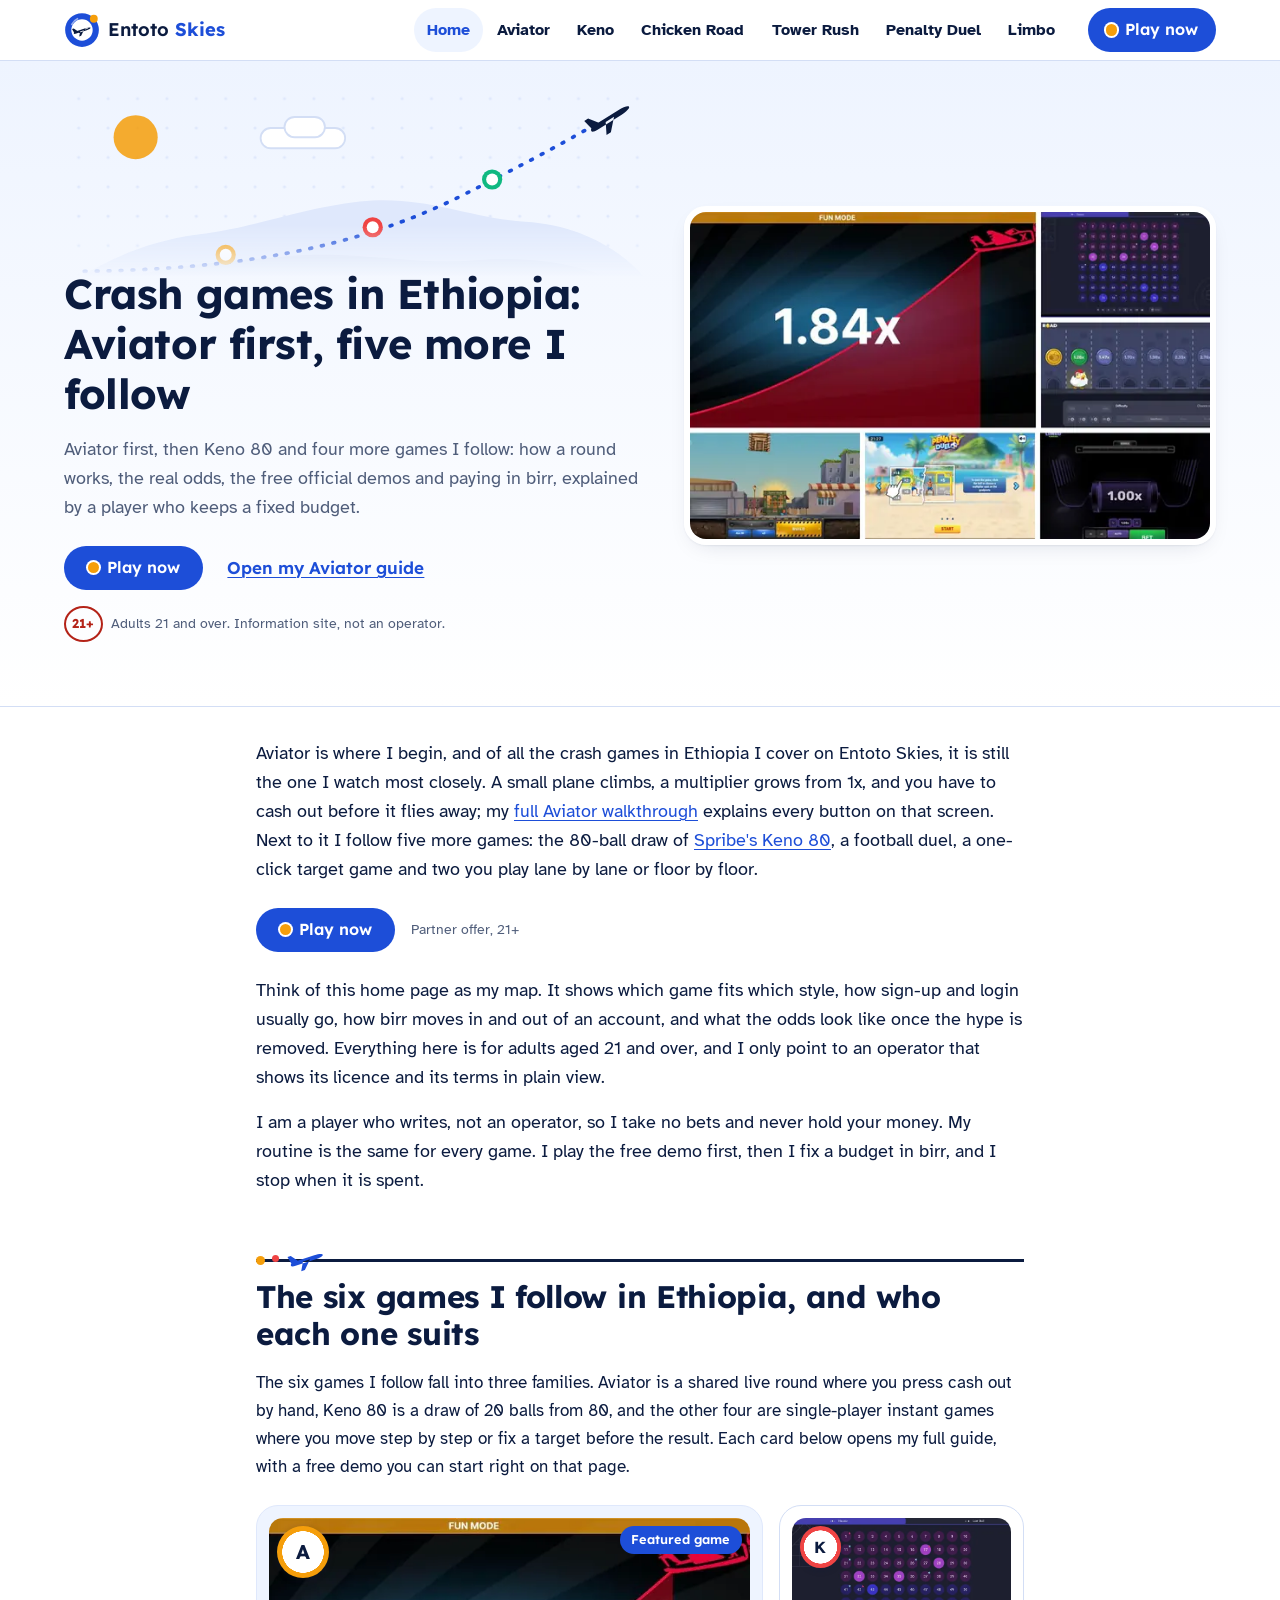
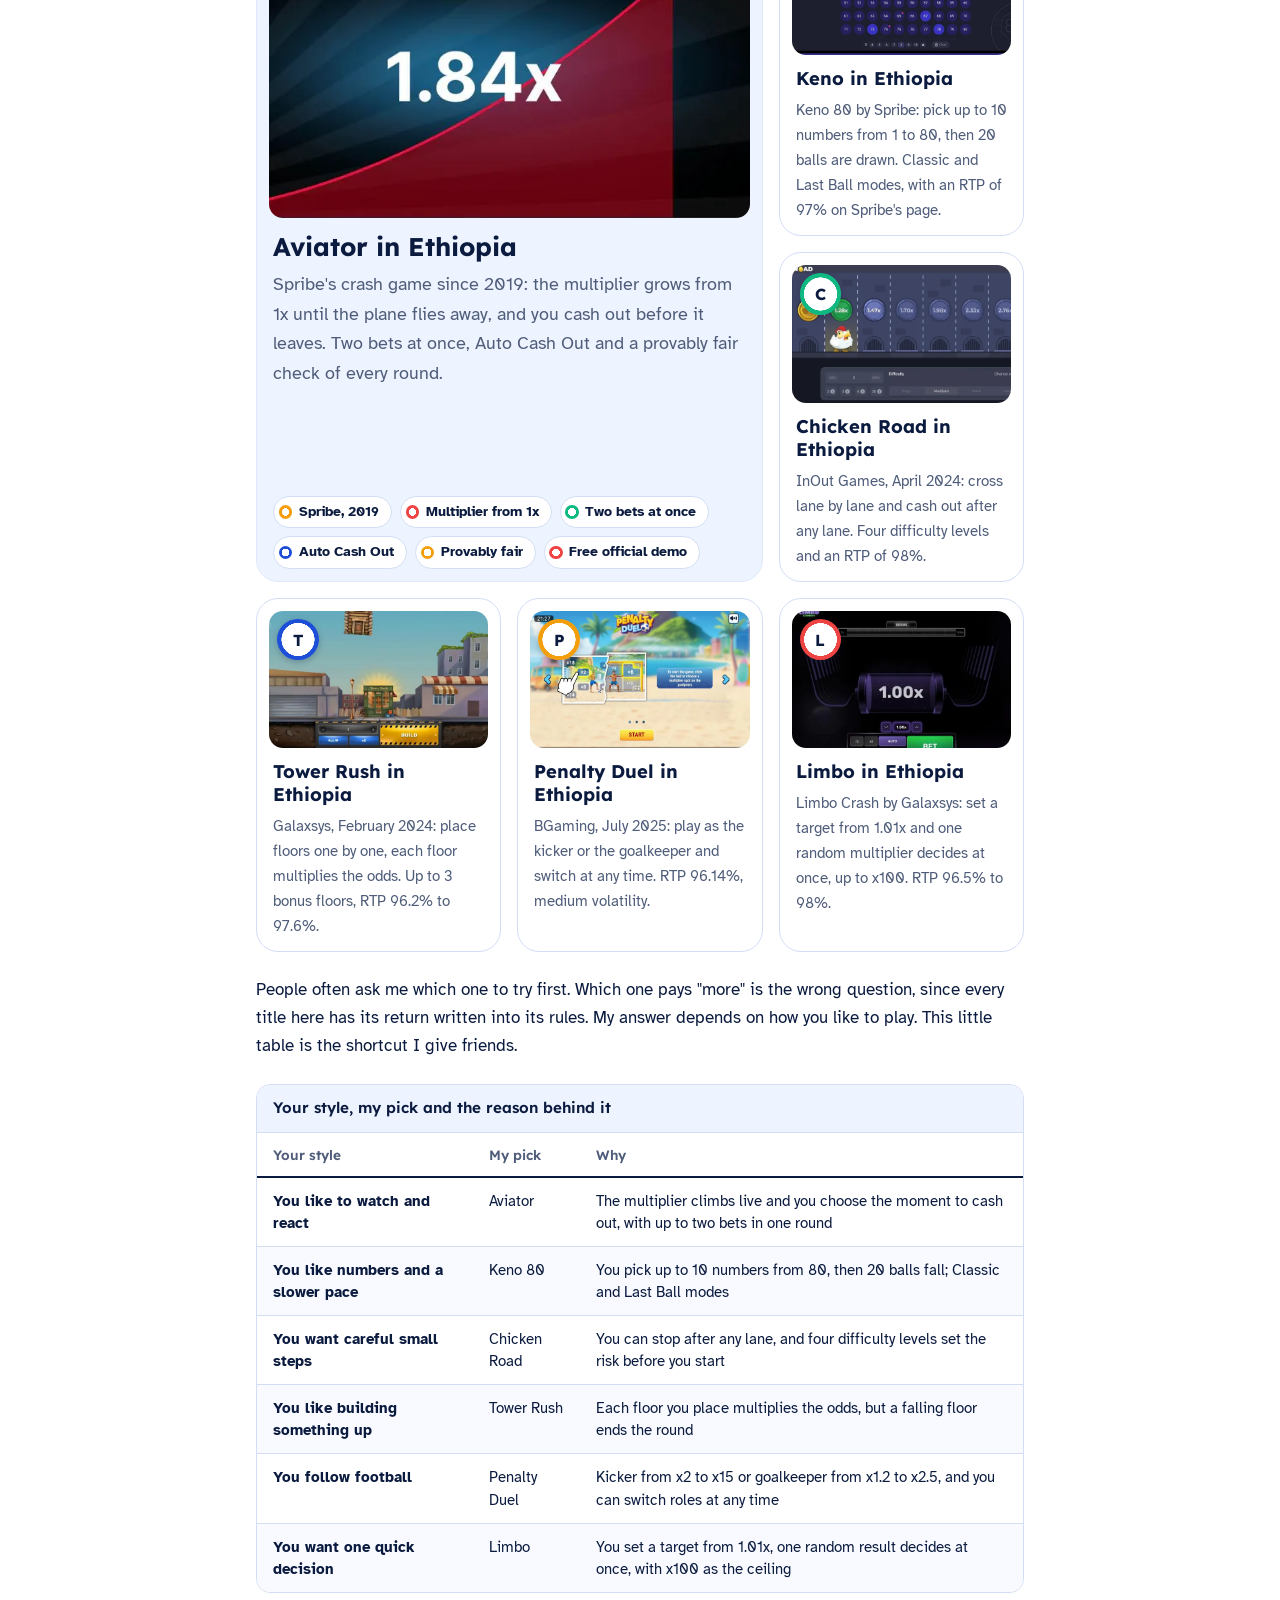
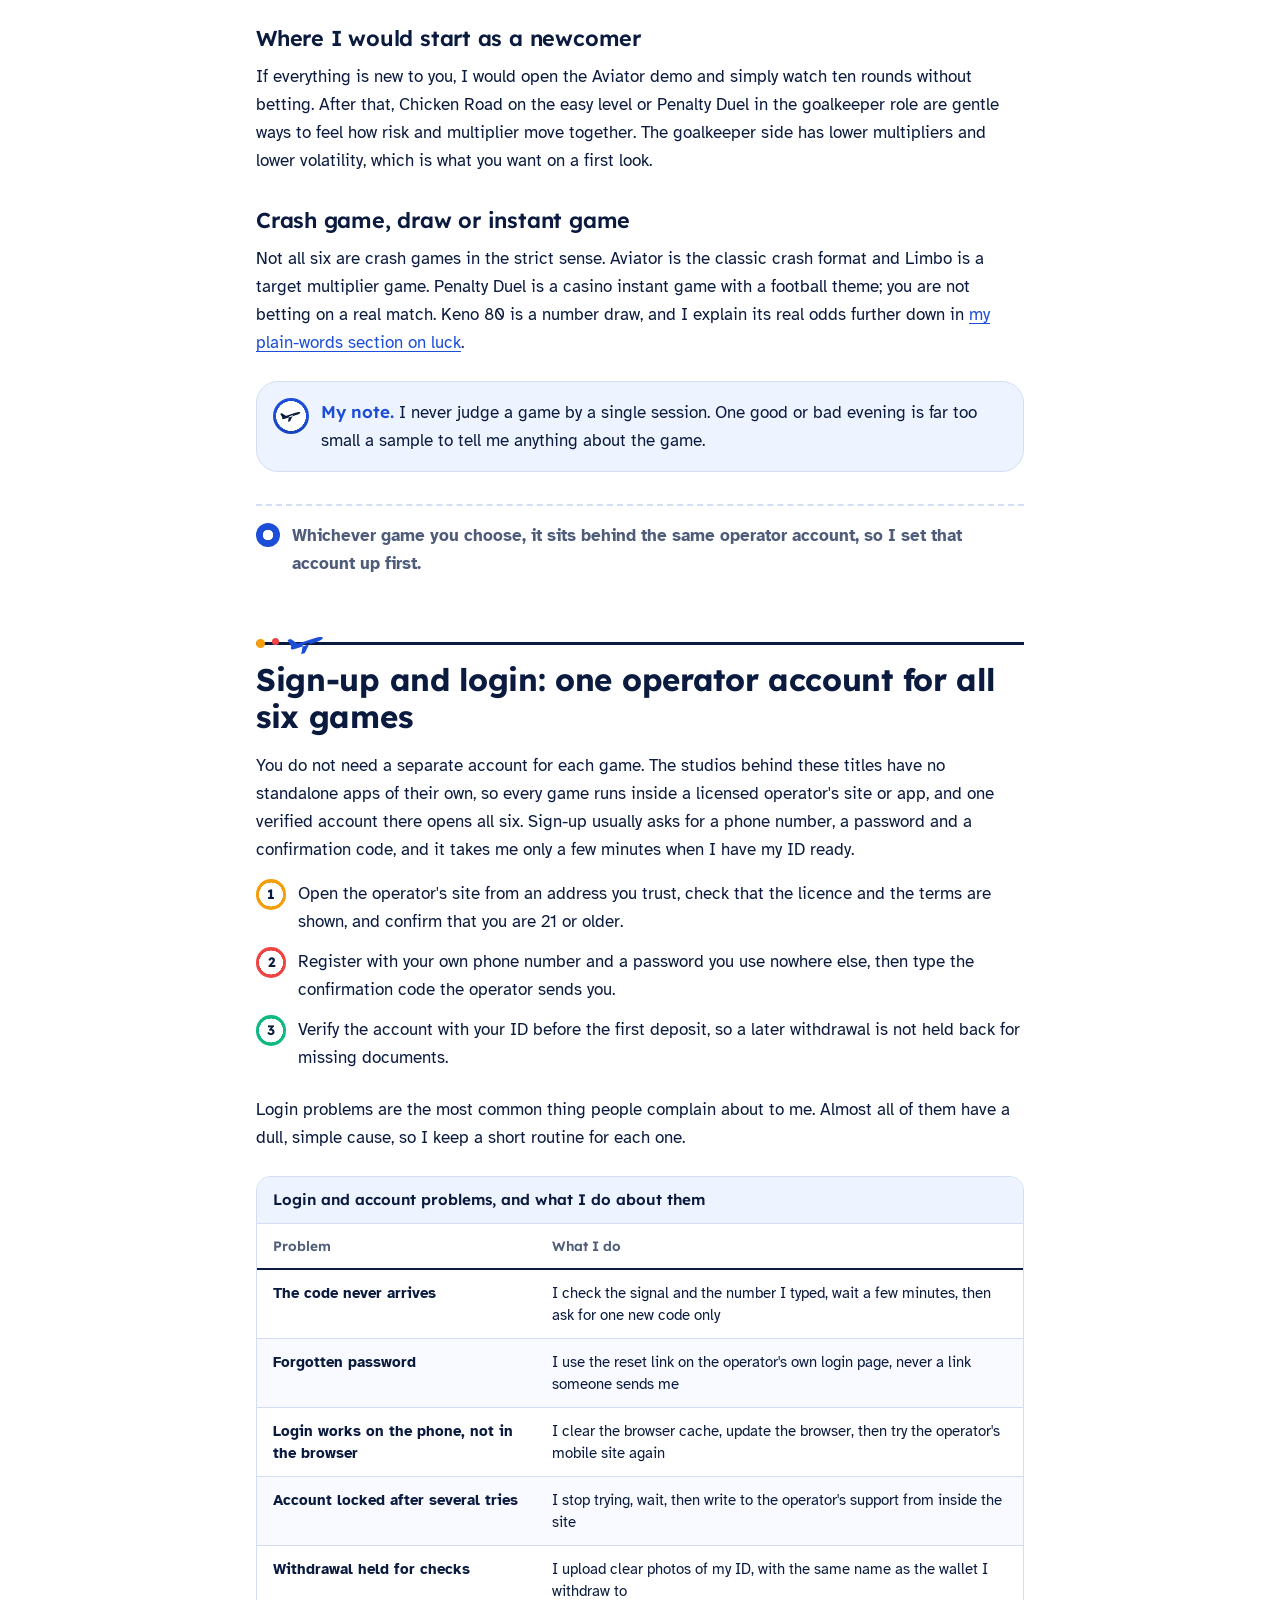
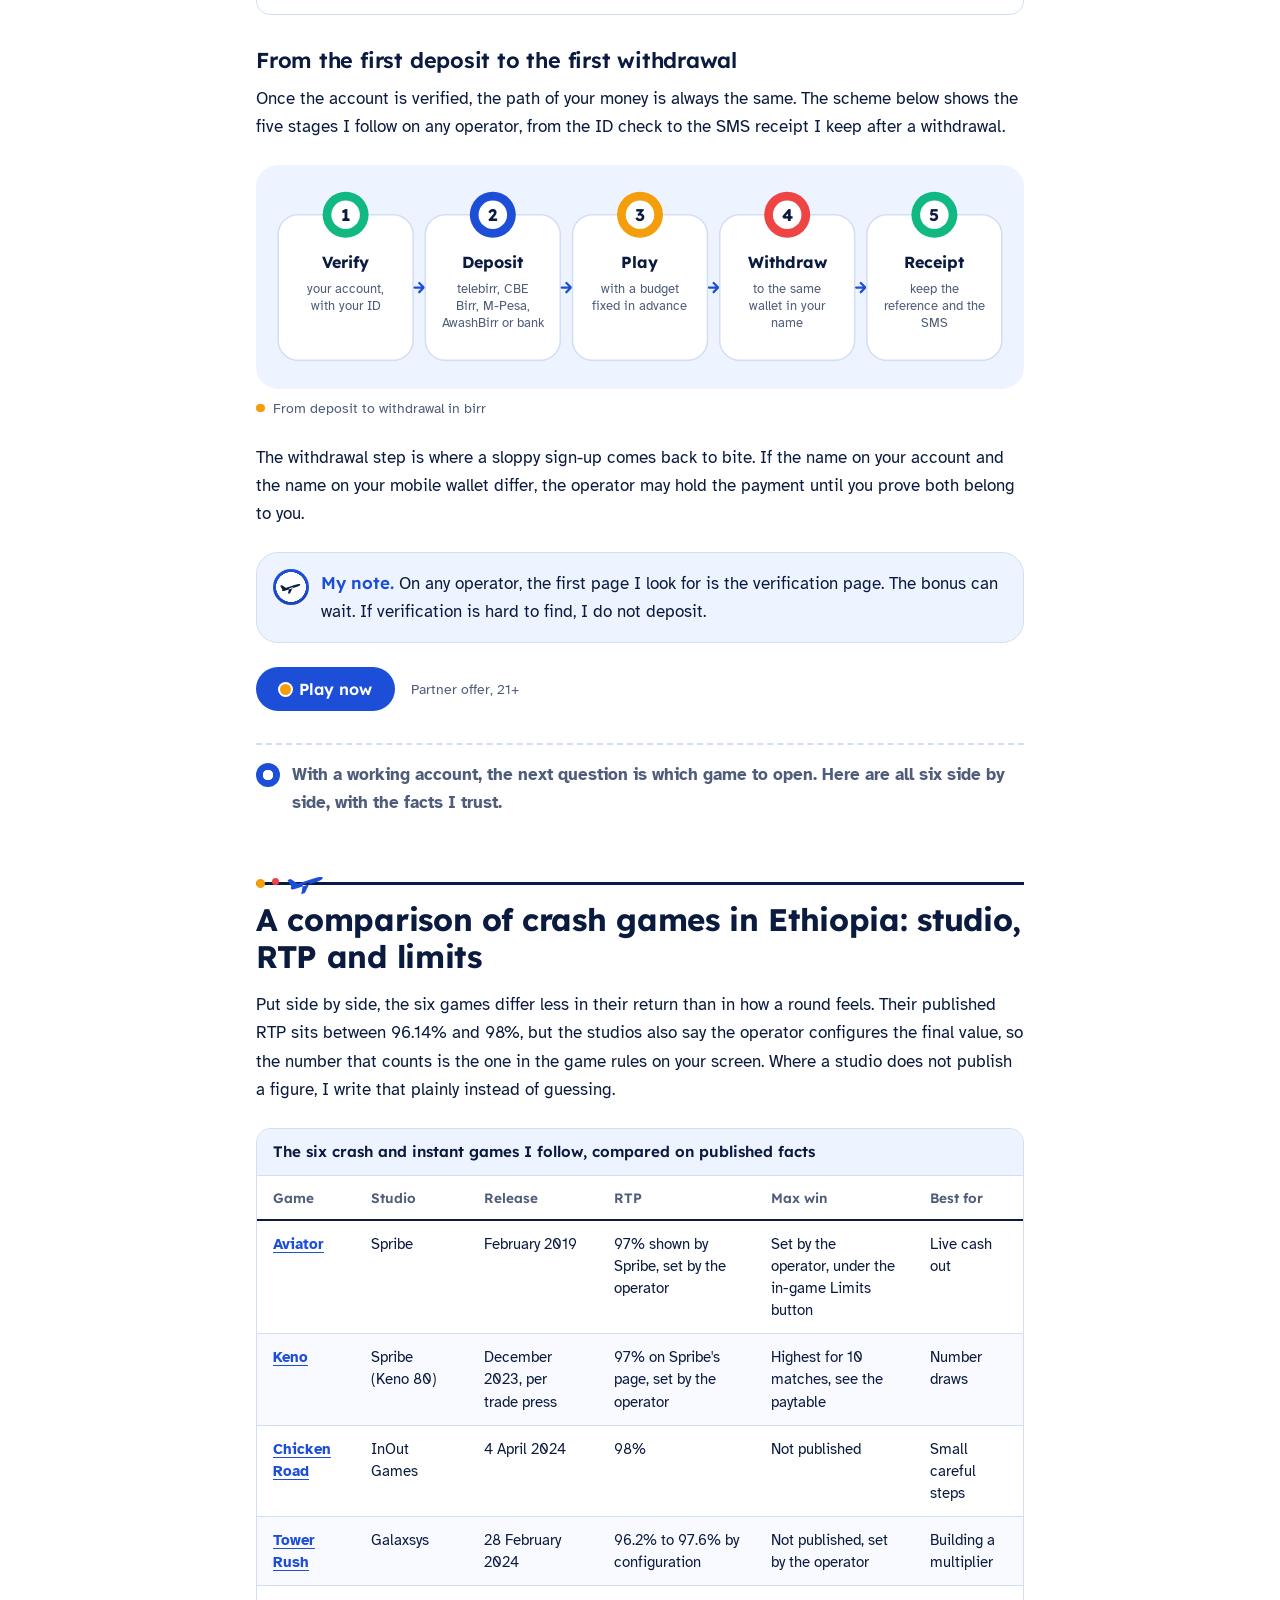
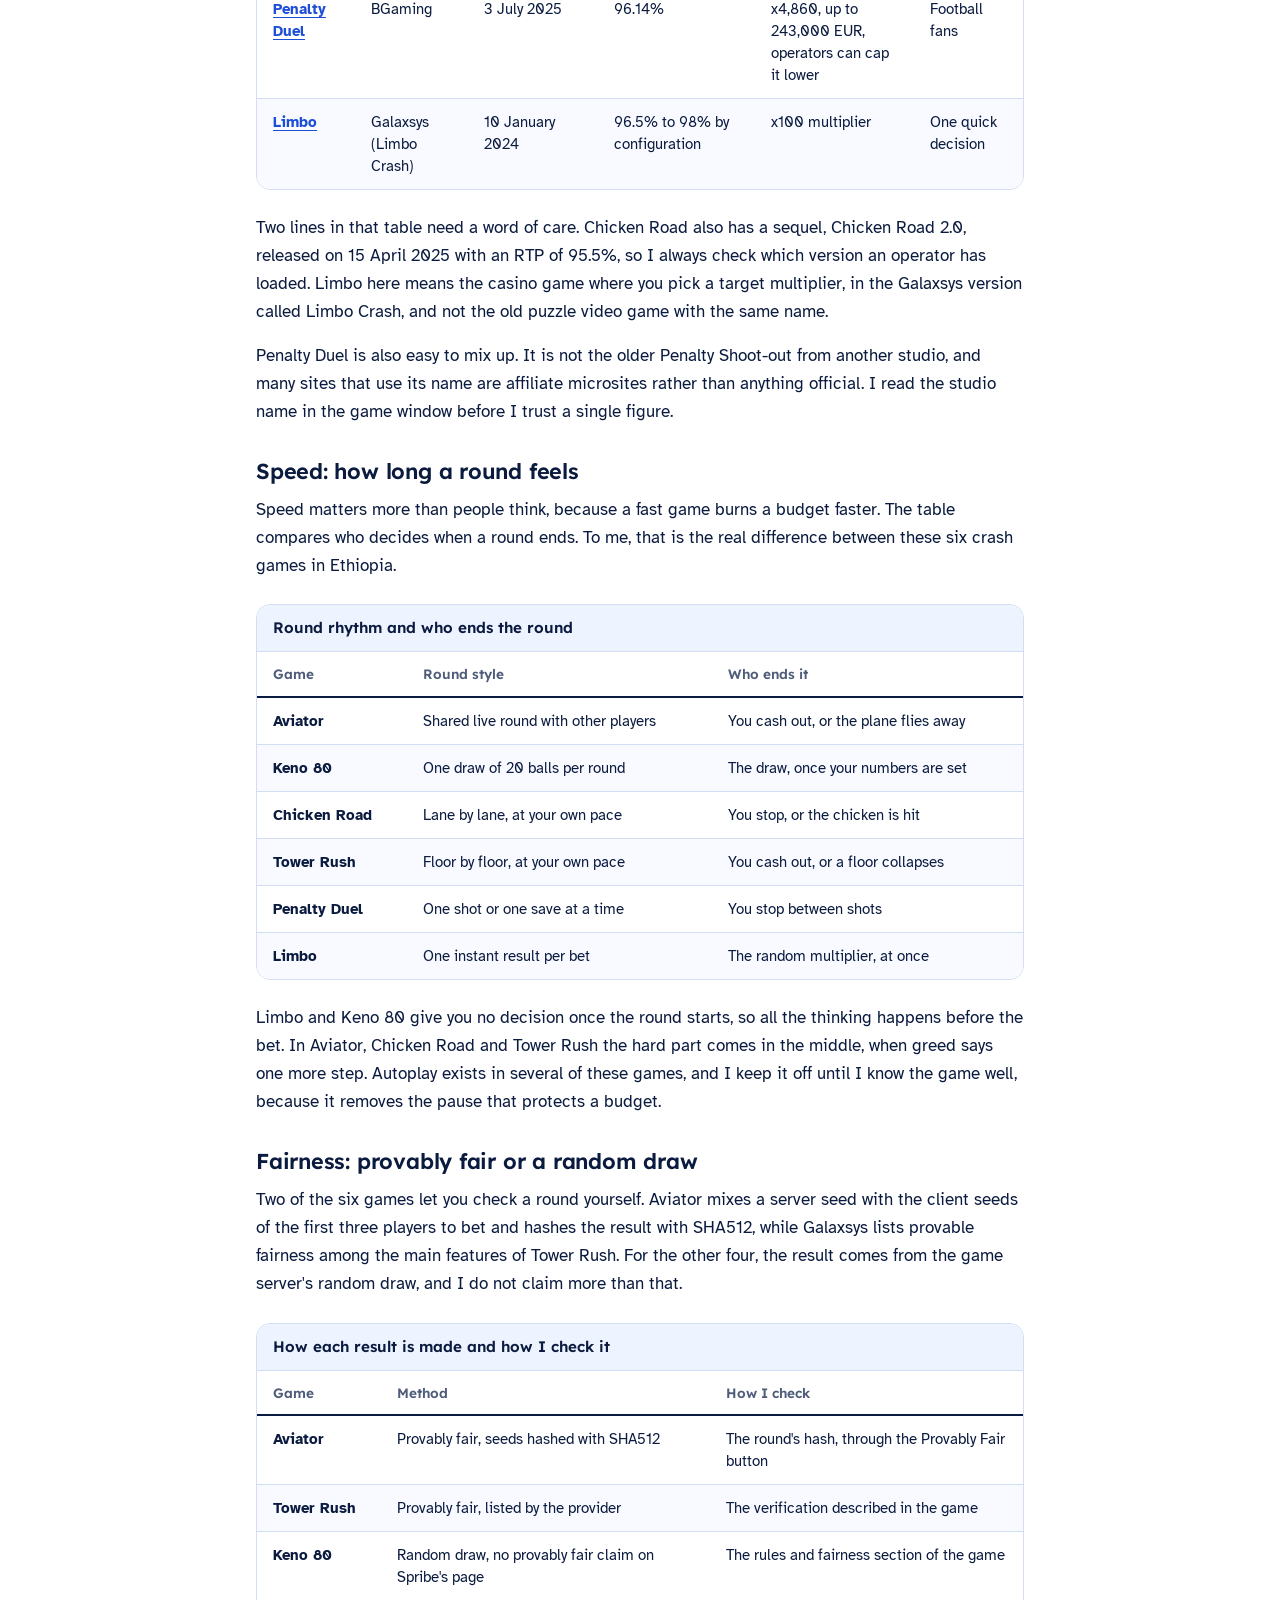
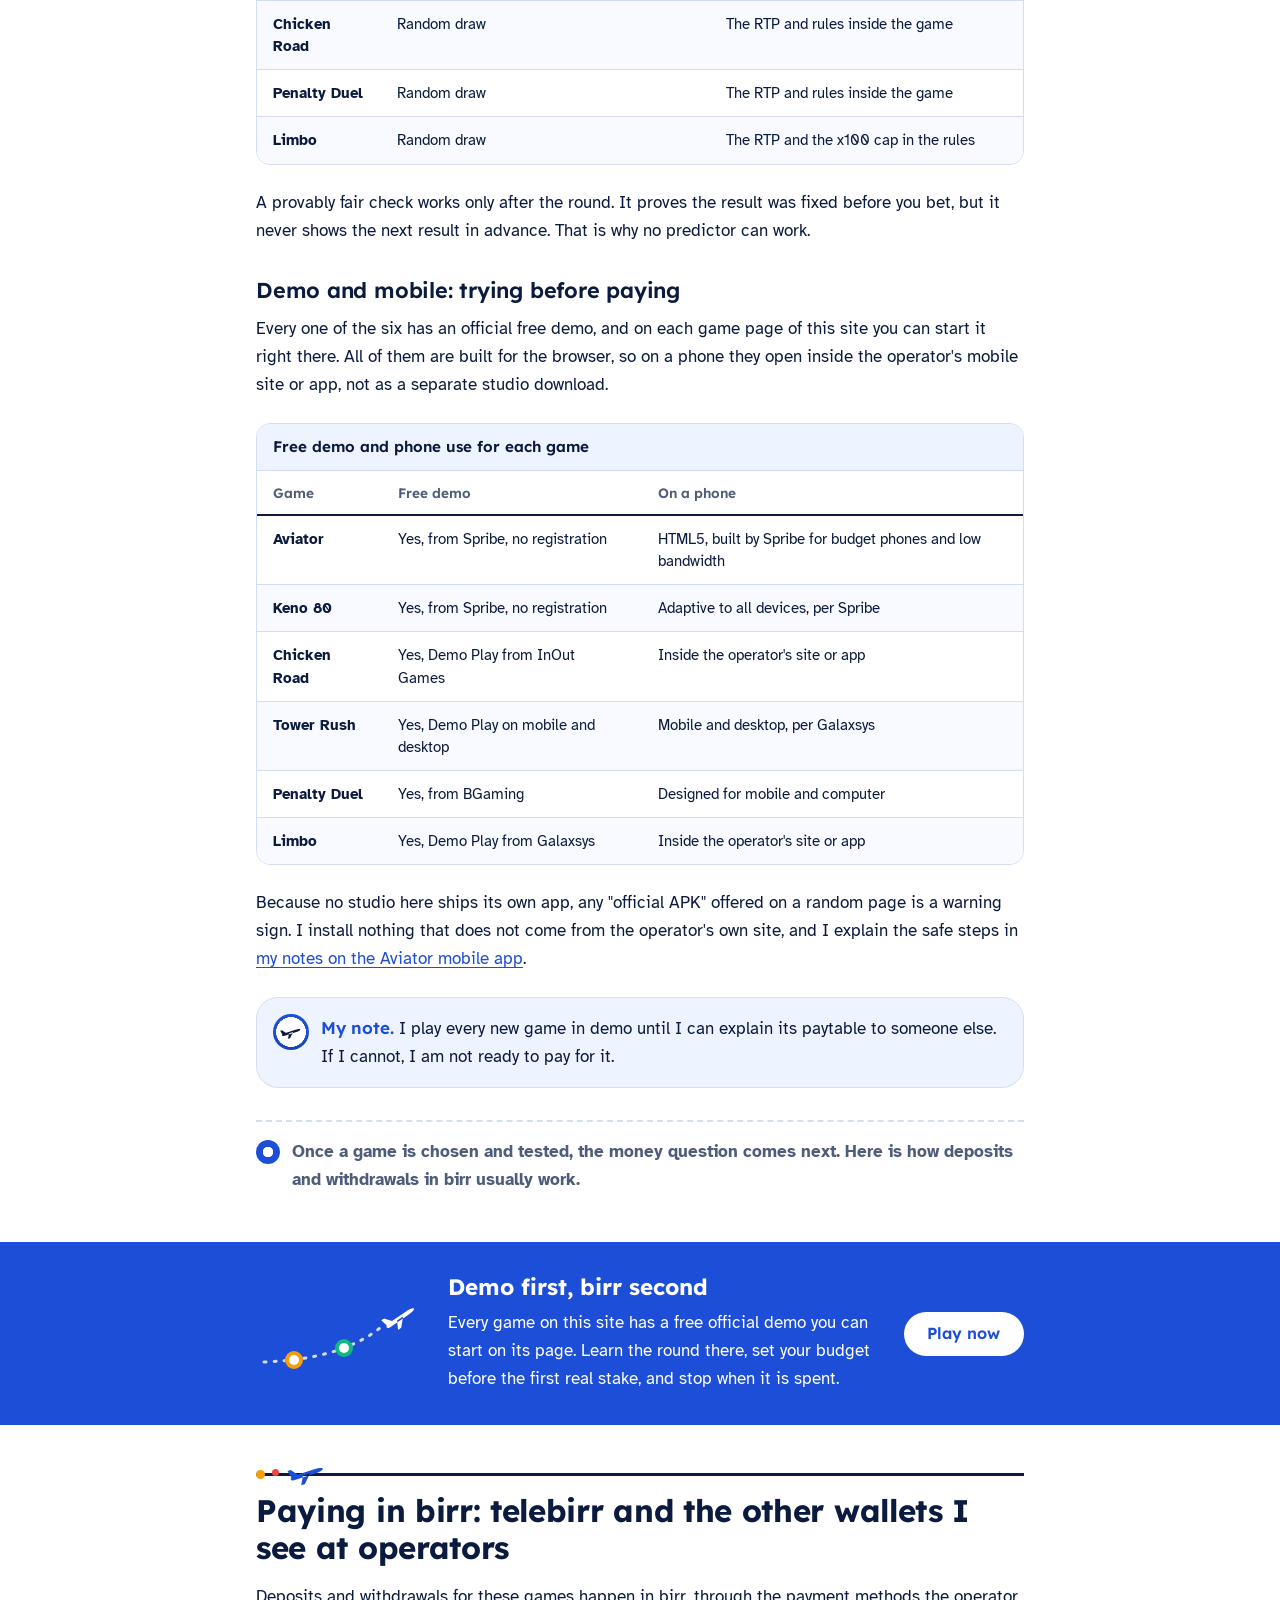
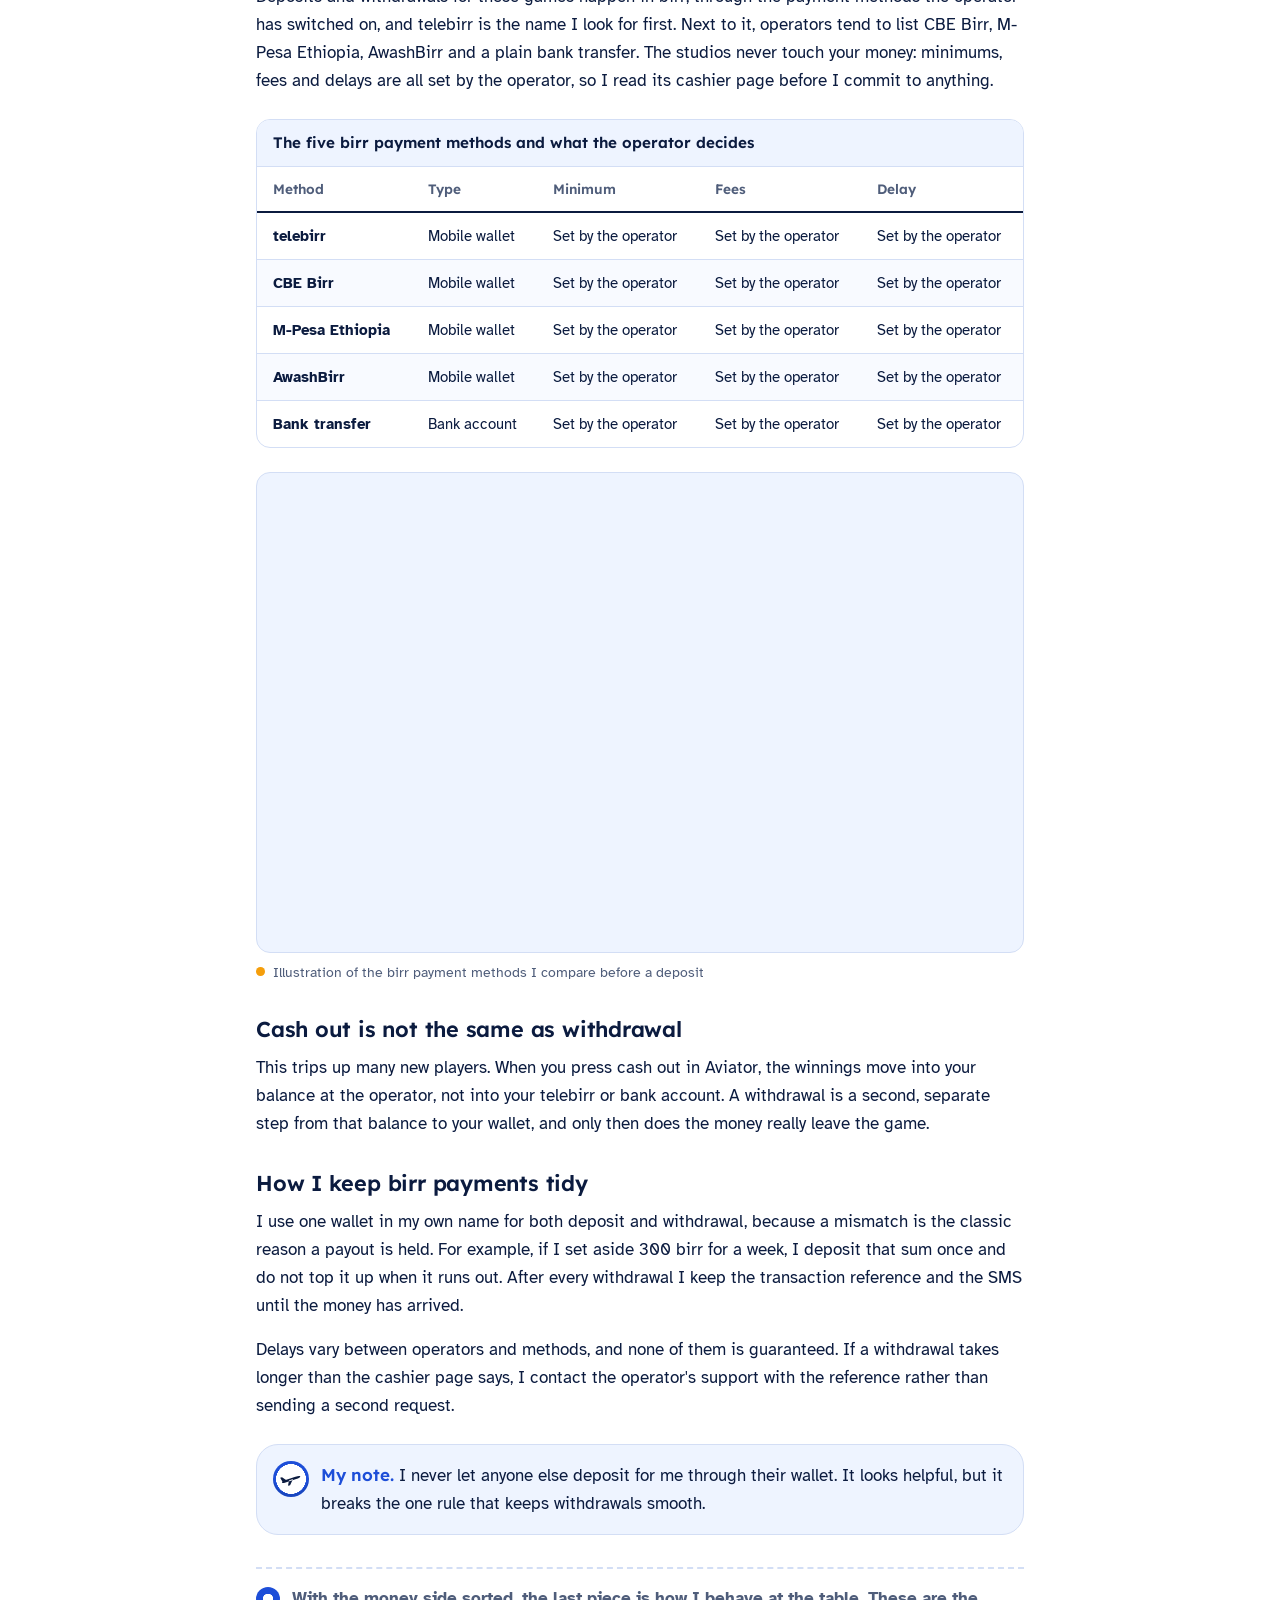
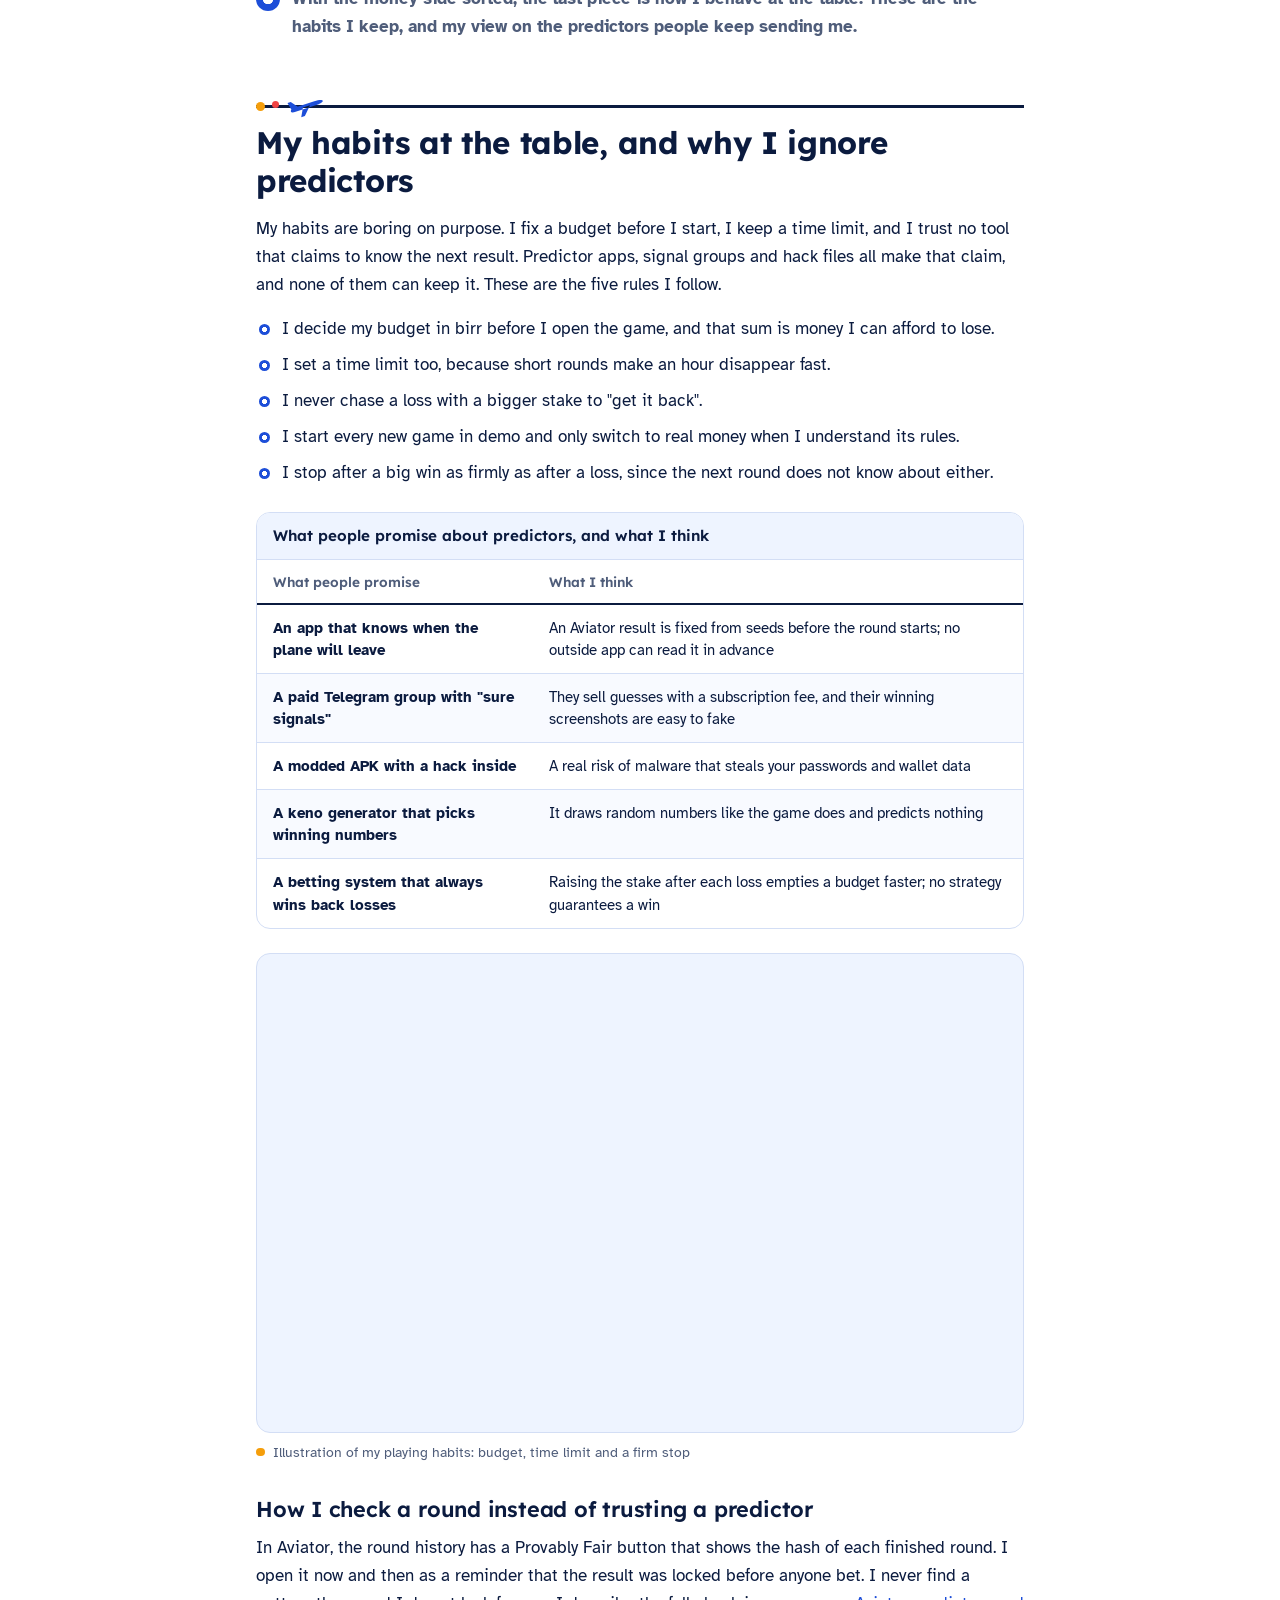
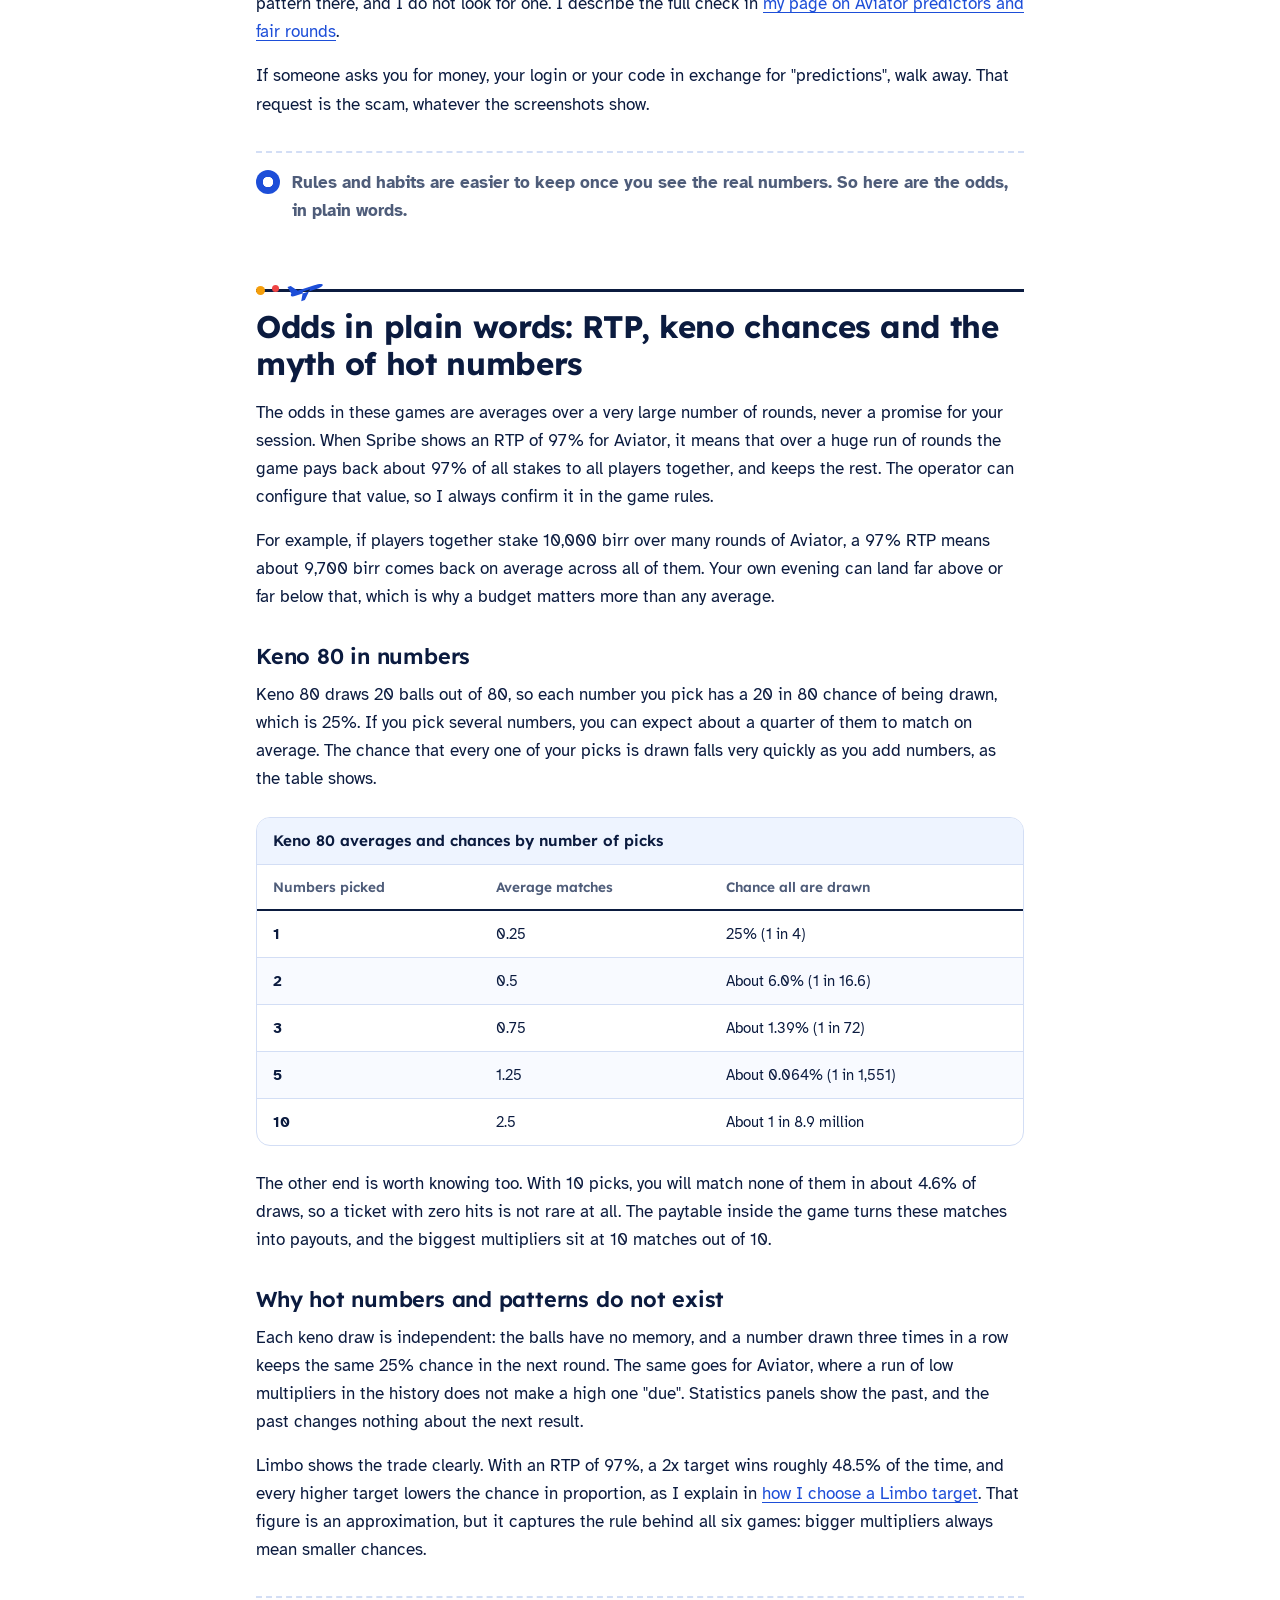
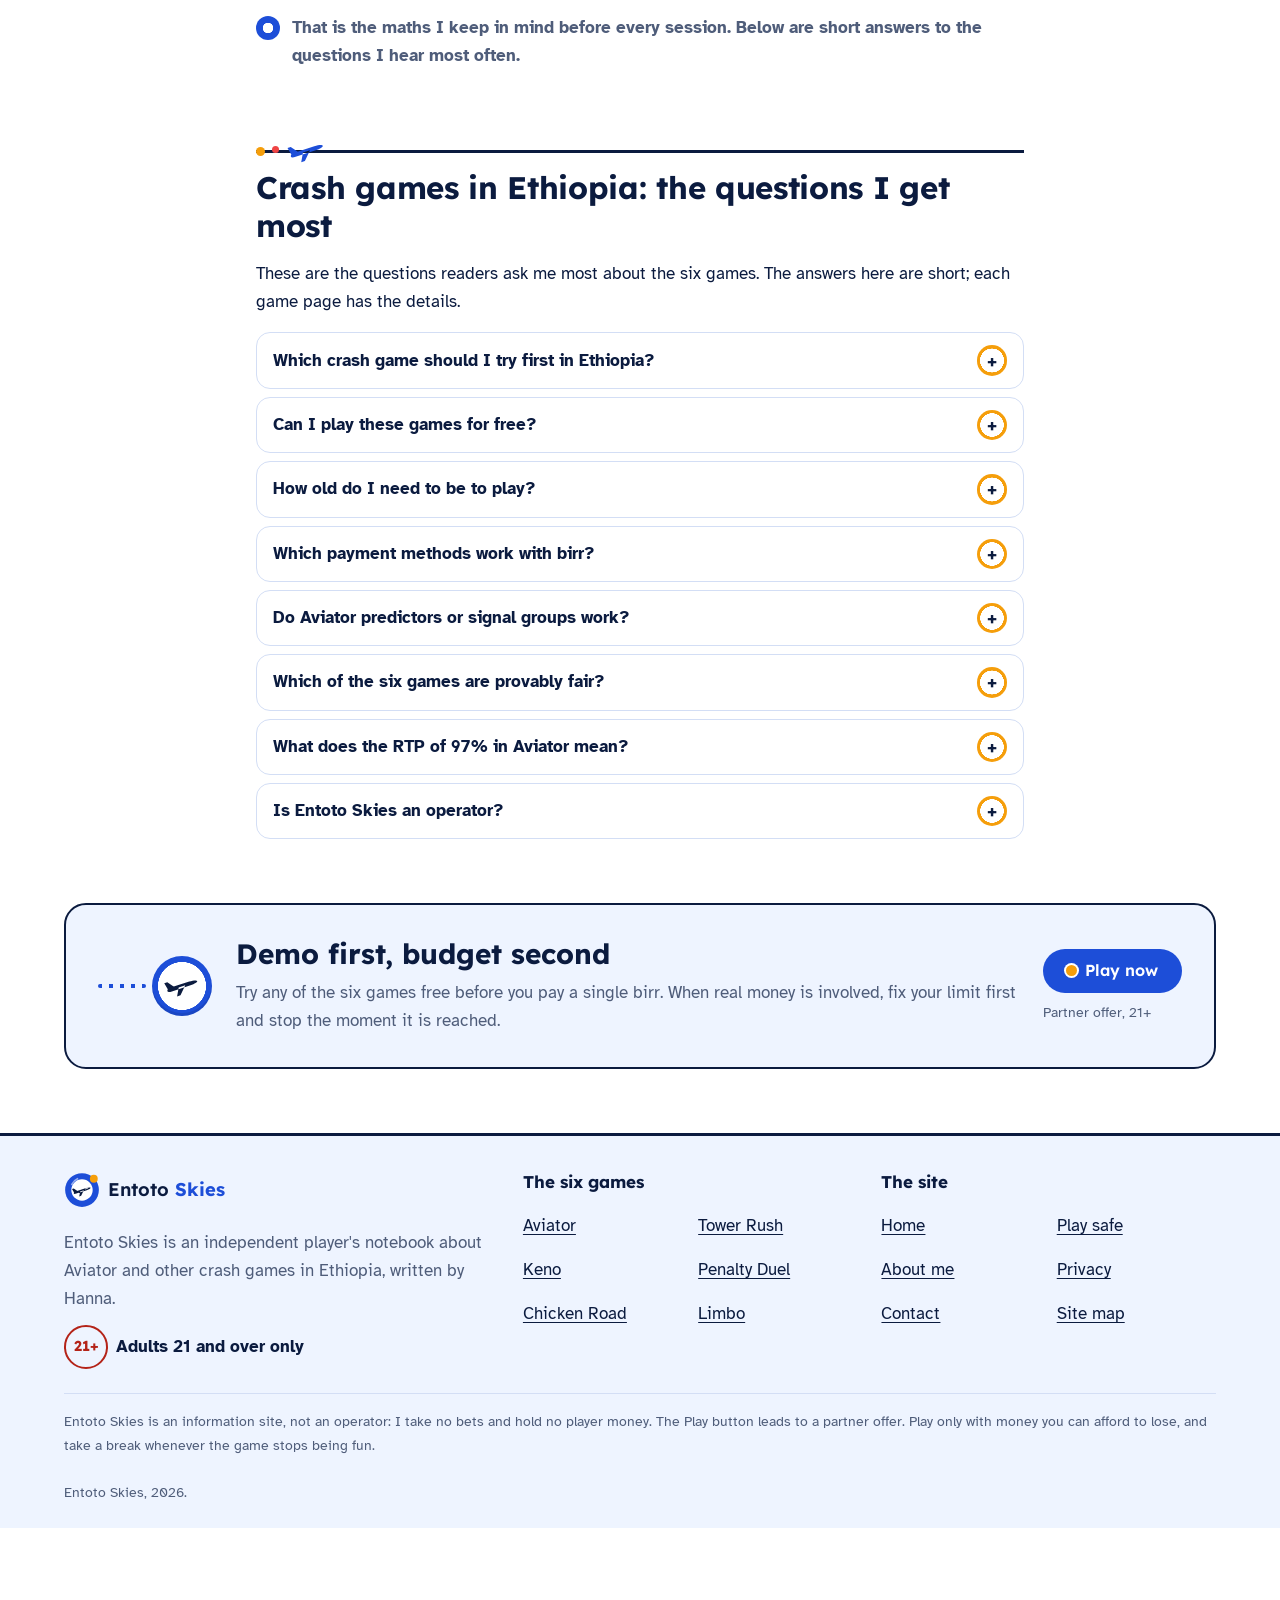
<file: index.html>
<!doctype html>
<html lang="en">
<head>
<meta charset="utf-8">
<meta name="viewport" content="width=device-width, initial-scale=1">
<title>Crash games in Ethiopia 2026: Aviator and five more I follow</title>
<meta name="description" content="Crash games in Ethiopia explained by a player: Aviator and five more, real odds, free demos and birr payments by telebirr. Read my notes before you play.">
<meta name="robots" content="index, follow, max-image-preview:large">
<link rel="canonical" href="https://aviatorguide.github.io/"><link rel="alternate" hreflang="en-ET" href="https://aviatorguide.github.io/"><link rel="alternate" hreflang="x-default" href="https://aviatorguide.github.io/">
<meta property="og:type" content="website">
<meta property="og:site_name" content="Entoto Skies">
<meta property="og:locale" content="en_ET">
<meta property="og:title" content="Crash games in Ethiopia 2026: Aviator and five more I follow">
<meta property="og:description" content="Crash games in Ethiopia explained by a player: Aviator and five more, real odds, free demos and birr payments by telebirr. Read my notes before you play.">
<meta property="og:url" content="https://aviatorguide.github.io/">
<meta property="og:image" content="https://aviatorguide.github.io/assets/img/entoto-skies-aviator-ethiopia.webp?u=1">
<meta property="og:image:width" content="1200">
<meta property="og:image:height" content="630">
<meta name="twitter:card" content="summary_large_image">
<link rel="icon" href="/mark.svg" type="image/svg+xml"><link rel="icon" href="/favicon.ico" sizes="48x48"><link rel="icon" href="/favicon-48.png" type="image/png" sizes="48x48"><link rel="apple-touch-icon" href="/apple-touch-icon.png">
<meta name="theme-color" content="#1d4ed8">
<link rel="preload" href="/assets/fonts/eb-atk-regular.woff2" as="font" type="font/woff2" crossorigin>
<link rel="stylesheet" href="/assets/css/skies.css?u=1">
<script type="application/ld+json">{"@context":"https://schema.org","@type":"BreadcrumbList","itemListElement":[{"@type":"ListItem","position":1,"name":"Home","item":"https://aviatorguide.github.io/"}]}</script><script type="application/ld+json">{"@context":"https://schema.org","@type":"Organization","name":"Entoto Skies","url":"https://aviatorguide.github.io/","logo":"https://aviatorguide.github.io/mark.svg"}</script><script type="application/ld+json">{"@context":"https://schema.org","@type":"WebSite","name":"Entoto Skies","url":"https://aviatorguide.github.io/","inLanguage":"en"}</script><script type="application/ld+json">{"@context":"https://schema.org","@type":"FAQPage","mainEntity":[{"@type":"Question","name":"Which crash game should I try first in Ethiopia?","acceptedAnswer":{"@type":"Answer","text":"I would start with the Aviator demo, because the round is easy to follow and the cash out choice teaches you how risk works. If you prefer slower steps, Chicken Road on the easy level is a gentle second option."}},{"@type":"Question","name":"Can I play these games for free?","acceptedAnswer":{"@type":"Answer","text":"Yes, each of the six games has an official free demo, and you can start it on the matching game page of this site. Demo rounds use play money, so you cannot win or lose real birr there."}},{"@type":"Question","name":"How old do I need to be to play?","acceptedAnswer":{"@type":"Answer","text":"You must be 21 or older. Choose an operator that shows its licence and terms, and expect it to check your ID before a withdrawal."}},{"@type":"Question","name":"Which payment methods work with birr?","acceptedAnswer":{"@type":"Answer","text":"Operators usually offer telebirr, CBE Birr, M-Pesa Ethiopia, AwashBirr and bank transfer. Minimums, fees and delays are set by each operator, so read its cashier page first."}},{"@type":"Question","name":"Do Aviator predictors or signal groups work?","acceptedAnswer":{"@type":"Answer","text":"No. Aviator results are fixed from hashed seeds before the round starts, so no app, bot or paid group can see them in advance, and many of these tools are built to steal data or money."}},{"@type":"Question","name":"Which of the six games are provably fair?","acceptedAnswer":{"@type":"Answer","text":"Aviator and Tower Rush are provably fair according to their studios, so a finished round can be checked in the game. The other four use a random draw by the game server, and their rules explain the RTP."}},{"@type":"Question","name":"What does the RTP of 97% in Aviator mean?","acceptedAnswer":{"@type":"Answer","text":"It is the average share of all stakes paid back over a very large number of rounds, as shown by Spribe. The operator can configure it, and a single session can end far above or below that average."}},{"@type":"Question","name":"Is Entoto Skies an operator?","acceptedAnswer":{"@type":"Answer","text":"No, it is an information site written by a player, and I take no bets or deposits. The Play button leads to a partner offer, and every account question goes to that operator."}}]}</script>
</head>
<body>
<a class="eb-skip" href="#eb-main">Skip to content</a>
<header class="eb-top"><div class="eb-top__in">
<a class="eb-logo" href="/"><img src="/mark.svg" width="40" height="40" alt=""><span>Entoto <b>Skies</b></span></a>
<nav class="eb-nav" aria-label="Main navigation"><ul><li><a href="/" aria-current="page">Home</a></li><li><a href="/aviator/">Aviator</a></li><li><a href="/keno/">Keno</a></li><li><a href="/chicken-road/">Chicken Road</a></li><li><a href="/tower-rush/">Tower Rush</a></li><li><a href="/penalty-duel/">Penalty Duel</a></li><li><a href="/limbo/">Limbo</a></li></ul></nav>
<a class="eb-btn eb-btn--play eb-top__play" href="/go/skies/?utm_source=et2&amp;utm_medium=site&amp;utm_content=home-header" rel="nofollow sponsored">Play now</a>
<details class="eb-menu"><summary><span class="eb-menu__icon" aria-hidden="true"></span>Menu</summary>
<nav aria-label="Menu"><ul><li><a href="/" aria-current="page">Home</a></li><li><a href="/aviator/">Aviator</a></li><li><a href="/keno/">Keno</a></li><li><a href="/chicken-road/">Chicken Road</a></li><li><a href="/tower-rush/">Tower Rush</a></li><li><a href="/penalty-duel/">Penalty Duel</a></li><li><a href="/limbo/">Limbo</a></li></ul></nav></details>
</div></header>
<main id="eb-main">
<section class="eb-hero"><div class="eb-hero__in">
<div class="eb-hero__text"><svg class="eb-hero__sky" viewBox="0 0 640 220" preserveAspectRatio="xMaxYMid slice" aria-hidden="true" focusable="false"><defs><pattern id="eb-dots" width="32" height="32" patternUnits="userSpaceOnUse"><circle class="eb-sky-dot" cx="16" cy="16" r="1.7"/></pattern></defs><rect width="640" height="220" fill="url(#eb-dots)"/><circle class="eb-sky-sun" cx="78" cy="58" r="24"/><rect class="eb-sky-cloud" x="214" y="48" width="92" height="22" rx="11"/><rect class="eb-sky-cloud" x="240" y="36" width="44" height="22" rx="11"/><rect class="eb-sky-cloud" x="398" y="150" width="70" height="18" rx="9"/><path class="eb-sky-hill" d="M0 220C40 196 84 172 146 164C214 155 254 136 322 128C392 120 440 146 502 150C566 154 612 184 640 220Z"/><path class="eb-sky-hill2" d="M36 220C104 198 166 194 236 188C318 180 378 198 448 192C520 186 574 200 612 220Z"/><path class="eb-sky-path" d="M22 204C190 202 318 178 428 124C496 90 540 66 568 50"/><circle class="eb-sv-a" cx="176" cy="186" r="11"/><circle class="eb-sv-disc" cx="176" cy="186" r="6.5"/><circle class="eb-sv-r" cx="336" cy="156" r="11"/><circle class="eb-sv-disc" cx="336" cy="156" r="6.5"/><circle class="eb-sv-g" cx="466" cy="104" r="11"/><circle class="eb-sv-disc" cx="466" cy="104" r="6.5"/><g transform="translate(594 38) rotate(-14) scale(1.55) translate(-32 -33)"><path class="eb-sky-plane" transform="rotate(-18 32 33)" d="M16.5 33.6c0-1.7 2-2.6 4.2-2.6h19.6c4.4 0 7.7.9 7.7 2s-3.3 2-7.7 2H20.7c-2.2 0-4.2-.5-4.2-1.4zM17.6 32.2l-1.6-7.4h3.2l4.9 6.4zM28.4 33.4l-4.3 8h3.6l7.6-8z"/></g></svg>
<div class="eb-hero__ticket"><h1>Crash games in Ethiopia: Aviator first, five more I follow</h1><p class="eb-hero__lede">Aviator first, then Keno 80 and four more games I follow: how a round works, the real odds, the free official demos and paying in birr, explained by a player who keeps a fixed budget.</p>
<div class="eb-hero__acts"><a class="eb-btn eb-btn--play" href="/go/skies/?utm_source=et2&amp;utm_medium=site&amp;utm_content=home-hero" rel="nofollow sponsored">Play now</a><a class="eb-link" href="/aviator/">Open my Aviator guide</a></div>
<p class="eb-hero__note"><span class="eb-age">21+</span>Adults 21 and over. Information site, not an operator.</p></div></div>
<figure class="eb-hero__art"><img src="/assets/img/aviator-crash-games-ethiopia-entoto-skies.webp?u=1" srcset="/assets/img/aviator-crash-games-ethiopia-entoto-skies-600.webp?u=1 600w, /assets/img/aviator-crash-games-ethiopia-entoto-skies.webp?u=1 1200w" sizes="(min-width: 64rem) 34rem, calc(100vw - 2rem)" width="1200" height="755" alt="Collage of the six games I cover for players in Ethiopia: Aviator, Keno 80, Chicken Road, Tower Rush, Penalty Duel and Limbo" fetchpriority="high" decoding="async"></figure>
</div></section>
<div class="eb-col eb-prose">
<div class="eb-intro"><p>Aviator is where I begin, and of all the crash games in Ethiopia I cover on Entoto Skies, it is still the one I watch most closely. A small plane climbs, a multiplier grows from 1x, and you have to cash out before it flies away; my <a href="/aviator/">full Aviator walkthrough</a> explains every button on that screen. Next to it I follow five more games: the 80-ball draw of <a href="/keno/">Spribe's Keno 80</a>, a football duel, a one-click target game and two you play lane by lane or floor by floor.</p>
<div class="eb-cta"><a class="eb-btn eb-btn--play" href="/go/skies/?utm_source=et2&amp;utm_medium=site&amp;utm_content=home-intro" rel="nofollow sponsored">Play now</a><span class="eb-cta__sub">Partner offer, 21+</span></div>
<p>Think of this home page as my map. It shows which game fits which style, how sign-up and login usually go, how birr moves in and out of an account, and what the odds look like once the hype is removed. Everything here is for adults aged 21 and over, and I only point to an operator that shows its licence and its terms in plain view.</p>
<p>I am a player who writes, not an operator, so I take no bets and never hold your money. My routine is the same for every game. I play the free demo first, then I fix a budget in birr, and I stop when it is spent.</p></div>
<section id="games" class="eb-block"><h2>The six games I follow in Ethiopia, and who each one suits</h2>
<p>The six games I follow fall into three families. Aviator is a shared live round where you press cash out by hand, Keno 80 is a draw of 20 balls from 80, and the other four are single-player instant games where you move step by step or fix a target before the result. Each card below opens my full guide, with a free demo you can start right on that page.</p>
<ul class="eb-cards eb-cards--home"><li class="eb-card eb-card--star"><a class="eb-card__link" href="/aviator/"><span class="eb-card__media"><img src="/assets/img/aviator-game-card-et.webp?u=1" width="640" height="400" alt="Aviator crash game card for players in Ethiopia: the small plane taking off while the multiplier climbs from 1x" loading="lazy" decoding="async"><span class="eb-card__badge eb-ball eb-ball--a" aria-hidden="true">A</span></span><span class="eb-card__name">Aviator in Ethiopia</span></a><span class="eb-card__flag">Featured game</span><p class="eb-card__text">Spribe&#x27;s crash game since 2019: the multiplier grows from 1x until the plane flies away, and you cash out before it leaves. Two bets at once, Auto Cash Out and a provably fair check of every round.</p><ul class="eb-card__facts"><li>Spribe, 2019</li><li>Multiplier from 1x</li><li>Two bets at once</li><li>Auto Cash Out</li><li>Provably fair</li><li>Free official demo</li></ul></li><li class="eb-card"><a class="eb-card__link" href="/keno/"><span class="eb-card__media"><img src="/assets/img/keno-game-card-et.webp?u=1" width="640" height="400" alt="Keno 80 game card for players in Ethiopia: the 1 to 80 number grid with the 20 balls of a draw" loading="lazy" decoding="async"><span class="eb-card__badge eb-ball eb-ball--r" aria-hidden="true">K</span></span><span class="eb-card__name">Keno in Ethiopia</span></a><p class="eb-card__text">Keno 80 by Spribe: pick up to 10 numbers from 1 to 80, then 20 balls are drawn. Classic and Last Ball modes, with an RTP of 97% on Spribe&#x27;s page.</p></li><li class="eb-card"><a class="eb-card__link" href="/chicken-road/"><span class="eb-card__media"><img src="/assets/img/chicken-road-game-card-et.webp?u=1" width="640" height="400" alt="Chicken Road game card for players in Ethiopia: the chicken crossing the road lane by lane" loading="lazy" decoding="async"><span class="eb-card__badge eb-ball eb-ball--g" aria-hidden="true">C</span></span><span class="eb-card__name">Chicken Road in Ethiopia</span></a><p class="eb-card__text">InOut Games, April 2024: cross lane by lane and cash out after any lane. Four difficulty levels and an RTP of 98%.</p></li><li class="eb-card"><a class="eb-card__link" href="/tower-rush/"><span class="eb-card__media"><img src="/assets/img/tower-rush-game-card-et.webp?u=1" width="640" height="400" alt="Tower Rush game card for players in Ethiopia: floors stacked one by one into a tower" loading="lazy" decoding="async"><span class="eb-card__badge eb-ball eb-ball--b" aria-hidden="true">T</span></span><span class="eb-card__name">Tower Rush in Ethiopia</span></a><p class="eb-card__text">Galaxsys, February 2024: place floors one by one, each floor multiplies the odds. Up to 3 bonus floors, RTP 96.2% to 97.6%.</p></li><li class="eb-card"><a class="eb-card__link" href="/penalty-duel/"><span class="eb-card__media"><img src="/assets/img/penalty-duel-game-card-et.webp?u=1" width="640" height="400" alt="Penalty Duel game card for players in Ethiopia: the football goal, the kicker and the goalkeeper" loading="lazy" decoding="async"><span class="eb-card__badge eb-ball eb-ball--a" aria-hidden="true">P</span></span><span class="eb-card__name">Penalty Duel in Ethiopia</span></a><p class="eb-card__text">BGaming, July 2025: play as the kicker or the goalkeeper and switch at any time. RTP 96.14%, medium volatility.</p></li><li class="eb-card"><a class="eb-card__link" href="/limbo/"><span class="eb-card__media"><img src="/assets/img/limbo-game-card-et.webp?u=1" width="640" height="400" alt="Limbo Crash game card for players in Ethiopia: the target multiplier and the random result" loading="lazy" decoding="async"><span class="eb-card__badge eb-ball eb-ball--r" aria-hidden="true">L</span></span><span class="eb-card__name">Limbo in Ethiopia</span></a><p class="eb-card__text">Limbo Crash by Galaxsys: set a target from 1.01x and one random multiplier decides at once, up to x100. RTP 96.5% to 98%.</p></li></ul>
<p>People often ask me which one to try first. Which one pays "more" is the wrong question, since every title here has its return written into its rules. My answer depends on how you like to play. This little table is the shortcut I give friends.</p>
<div class="eb-table eb-table--m" tabindex="0" role="region" aria-label="Your style, my pick and the reason behind it"><table>
<caption>Your style, my pick and the reason behind it</caption>
<thead><tr><th scope="col">Your style</th><th scope="col">My pick</th><th scope="col">Why</th></tr></thead>
<tbody>
<tr><th scope="row">You like to watch and react</th><td>Aviator</td><td>The multiplier climbs live and you choose the moment to cash out, with up to two bets in one round</td></tr>
<tr><th scope="row">You like numbers and a slower pace</th><td>Keno 80</td><td>You pick up to 10 numbers from 80, then 20 balls fall; Classic and Last Ball modes</td></tr>
<tr><th scope="row">You want careful small steps</th><td>Chicken Road</td><td>You can stop after any lane, and four difficulty levels set the risk before you start</td></tr>
<tr><th scope="row">You like building something up</th><td>Tower Rush</td><td>Each floor you place multiplies the odds, but a falling floor ends the round</td></tr>
<tr><th scope="row">You follow football</th><td>Penalty Duel</td><td>Kicker from x2 to x15 or goalkeeper from x1.2 to x2.5, and you can switch roles at any time</td></tr>
<tr><th scope="row">You want one quick decision</th><td>Limbo</td><td>You set a target from 1.01x, one random result decides at once, with x100 as the ceiling</td></tr>
</tbody>
</table></div>
<h3>Where I would start as a newcomer</h3>
<p>If everything is new to you, I would open the Aviator demo and simply watch ten rounds without betting. After that, Chicken Road on the easy level or Penalty Duel in the goalkeeper role are gentle ways to feel how risk and multiplier move together. The goalkeeper side has lower multipliers and lower volatility, which is what you want on a first look.</p>
<h3>Crash game, draw or instant game</h3>
<p>Not all six are crash games in the strict sense. Aviator is the classic crash format and Limbo is a target multiplier game. Penalty Duel is a casino instant game with a football theme; you are not betting on a real match. Keno 80 is a number draw, and I explain its real odds further down in <a href="#luck">my plain-words section on luck</a>.</p>
<aside class="my-note"><p><strong>My note.</strong> I never judge a game by a single session. One good or bad evening is far too small a sample to tell me anything about the game.</p></aside>
<p class="next-up">Whichever game you choose, it sits behind the same operator account, so I set that account up first.</p></section>
<section id="accounts" class="eb-block"><h2>Sign-up and login: one operator account for all six games</h2>
<p>You do not need a separate account for each game. The studios behind these titles have no standalone apps of their own, so every game runs inside a licensed operator's site or app, and one verified account there opens all six. Sign-up usually asks for a phone number, a password and a confirmation code, and it takes me only a few minutes when I have my ID ready.</p>
<ol>
<li>Open the operator's site from an address you trust, check that the licence and the terms are shown, and confirm that you are 21 or older.</li>
<li>Register with your own phone number and a password you use nowhere else, then type the confirmation code the operator sends you.</li>
<li>Verify the account with your ID before the first deposit, so a later withdrawal is not held back for missing documents.</li>
</ol>
<p>Login problems are the most common thing people complain about to me. Almost all of them have a dull, simple cause, so I keep a short routine for each one.</p>
<div class="eb-table eb-table--s" tabindex="0" role="region" aria-label="Login and account problems, and what I do about them"><table>
<caption>Login and account problems, and what I do about them</caption>
<thead><tr><th scope="col">Problem</th><th scope="col">What I do</th></tr></thead>
<tbody>
<tr><th scope="row">The code never arrives</th><td>I check the signal and the number I typed, wait a few minutes, then ask for one new code only</td></tr>
<tr><th scope="row">Forgotten password</th><td>I use the reset link on the operator's own login page, never a link someone sends me</td></tr>
<tr><th scope="row">Login works on the phone, not in the browser</th><td>I clear the browser cache, update the browser, then try the operator's mobile site again</td></tr>
<tr><th scope="row">Account locked after several tries</th><td>I stop trying, wait, then write to the operator's support from inside the site</td></tr>
<tr><th scope="row">Withdrawal held for checks</th><td>I upload clear photos of my ID, with the same name as the wallet I withdraw to</td></tr>
</tbody>
</table></div>
<h3>From the first deposit to the first withdrawal</h3>
<p>Once the account is verified, the path of your money is always the same. The scheme below shows the five stages I follow on any operator, from the ID check to the SMS receipt I keep after a withdrawal.</p>
<figure class="eb-scheme eb-scheme--flow"><div class="eb-scheme__box"><svg class="eb-sv eb-sv--h" role="img" aria-label="From deposit to withdrawal in birr. 1. Verify: your account, with your ID. 2. Deposit: telebirr, CBE Birr, M-Pesa, AwashBirr or bank. 3. Play: with a budget fixed in advance. 4. Withdraw: to the same wallet in your name. 5. Receipt: keep the reference and the SMS." viewBox="0 0 960 250" focusable="false"><rect class="eb-sv-pill" x="8" y="44" width="176" height="190" rx="26"/><circle class="eb-sv-g" cx="96" cy="44" r="30"/><circle class="eb-sv-disc" cx="96" cy="44" r="18.6"/><text class="eb-sv-num" x="96" y="52.1" text-anchor="middle" font-size="22">1</text><text class="eb-sv-label" x="96" y="114" text-anchor="middle">Verify</text><text class="eb-sv-text" text-anchor="middle"><tspan x="96" y="146">your account,</tspan><tspan x="96" y="168">with your ID</tspan></text><path class="eb-sv-arrow" d="M186 139h12m-6 -6l6 6l-6 6"/><rect class="eb-sv-pill" x="200" y="44" width="176" height="190" rx="26"/><circle class="eb-sv-b" cx="288" cy="44" r="30"/><circle class="eb-sv-disc" cx="288" cy="44" r="18.6"/><text class="eb-sv-num" x="288" y="52.1" text-anchor="middle" font-size="22">2</text><text class="eb-sv-label" x="288" y="114" text-anchor="middle">Deposit</text><text class="eb-sv-text" text-anchor="middle"><tspan x="288" y="146">telebirr, CBE</tspan><tspan x="288" y="168">Birr, M-Pesa,</tspan><tspan x="288" y="190">AwashBirr or bank</tspan></text><path class="eb-sv-arrow" d="M378 139h12m-6 -6l6 6l-6 6"/><rect class="eb-sv-pill" x="392" y="44" width="176" height="190" rx="26"/><circle class="eb-sv-a" cx="480" cy="44" r="30"/><circle class="eb-sv-disc" cx="480" cy="44" r="18.6"/><text class="eb-sv-num" x="480" y="52.1" text-anchor="middle" font-size="22">3</text><text class="eb-sv-label" x="480" y="114" text-anchor="middle">Play</text><text class="eb-sv-text" text-anchor="middle"><tspan x="480" y="146">with a budget</tspan><tspan x="480" y="168">fixed in advance</tspan></text><path class="eb-sv-arrow" d="M570 139h12m-6 -6l6 6l-6 6"/><rect class="eb-sv-pill" x="584" y="44" width="176" height="190" rx="26"/><circle class="eb-sv-r" cx="672" cy="44" r="30"/><circle class="eb-sv-disc" cx="672" cy="44" r="18.6"/><text class="eb-sv-num" x="672" y="52.1" text-anchor="middle" font-size="22">4</text><text class="eb-sv-label" x="672" y="114" text-anchor="middle">Withdraw</text><text class="eb-sv-text" text-anchor="middle"><tspan x="672" y="146">to the same</tspan><tspan x="672" y="168">wallet in your</tspan><tspan x="672" y="190">name</tspan></text><path class="eb-sv-arrow" d="M762 139h12m-6 -6l6 6l-6 6"/><rect class="eb-sv-pill" x="776" y="44" width="176" height="190" rx="26"/><circle class="eb-sv-g" cx="864" cy="44" r="30"/><circle class="eb-sv-disc" cx="864" cy="44" r="18.6"/><text class="eb-sv-num" x="864" y="52.1" text-anchor="middle" font-size="22">5</text><text class="eb-sv-label" x="864" y="114" text-anchor="middle">Receipt</text><text class="eb-sv-text" text-anchor="middle"><tspan x="864" y="146">keep the</tspan><tspan x="864" y="168">reference and the</tspan><tspan x="864" y="190">SMS</tspan></text></svg><svg class="eb-sv eb-sv--v" role="img" aria-label="From deposit to withdrawal in birr. 1. Verify: your account, with your ID. 2. Deposit: telebirr, CBE Birr, M-Pesa, AwashBirr or bank. 3. Play: with a budget fixed in advance. 4. Withdraw: to the same wallet in your name. 5. Receipt: keep the reference and the SMS." viewBox="0 0 360 612" focusable="false"><rect class="eb-sv-pill" x="8" y="8" width="344" height="84" rx="26"/><circle class="eb-sv-g" cx="52" cy="50" r="28"/><circle class="eb-sv-disc" cx="52" cy="50" r="17.4"/><text class="eb-sv-num" x="52" y="57.6" text-anchor="middle" font-size="20">1</text><text class="eb-sv-label" x="96" y="42">Verify</text><text class="eb-sv-text"><tspan x="96" y="66">your account, with your ID</tspan></text><path class="eb-sv-arrow" d="M52 96v18m-6 -6l6 6l6 -6"/><rect class="eb-sv-pill" x="8" y="118" width="344" height="102" rx="26"/><circle class="eb-sv-b" cx="52" cy="169" r="28"/><circle class="eb-sv-disc" cx="52" cy="169" r="17.4"/><text class="eb-sv-num" x="52" y="176.6" text-anchor="middle" font-size="20">2</text><text class="eb-sv-label" x="96" y="152">Deposit</text><text class="eb-sv-text"><tspan x="96" y="176">telebirr, CBE Birr, M-Pesa,</tspan><tspan x="96" y="198">AwashBirr or bank</tspan></text><path class="eb-sv-arrow" d="M52 224v18m-6 -6l6 6l6 -6"/><rect class="eb-sv-pill" x="8" y="246" width="344" height="102" rx="26"/><circle class="eb-sv-a" cx="52" cy="297" r="28"/><circle class="eb-sv-disc" cx="52" cy="297" r="17.4"/><text class="eb-sv-num" x="52" y="304.6" text-anchor="middle" font-size="20">3</text><text class="eb-sv-label" x="96" y="280">Play</text><text class="eb-sv-text"><tspan x="96" y="304">with a budget fixed in</tspan><tspan x="96" y="326">advance</tspan></text><path class="eb-sv-arrow" d="M52 352v18m-6 -6l6 6l6 -6"/><rect class="eb-sv-pill" x="8" y="374" width="344" height="102" rx="26"/><circle class="eb-sv-r" cx="52" cy="425" r="28"/><circle class="eb-sv-disc" cx="52" cy="425" r="17.4"/><text class="eb-sv-num" x="52" y="432.6" text-anchor="middle" font-size="20">4</text><text class="eb-sv-label" x="96" y="408">Withdraw</text><text class="eb-sv-text"><tspan x="96" y="432">to the same wallet in your</tspan><tspan x="96" y="454">name</tspan></text><path class="eb-sv-arrow" d="M52 480v18m-6 -6l6 6l6 -6"/><rect class="eb-sv-pill" x="8" y="502" width="344" height="102" rx="26"/><circle class="eb-sv-g" cx="52" cy="553" r="28"/><circle class="eb-sv-disc" cx="52" cy="553" r="17.4"/><text class="eb-sv-num" x="52" y="560.6" text-anchor="middle" font-size="20">5</text><text class="eb-sv-label" x="96" y="536">Receipt</text><text class="eb-sv-text"><tspan x="96" y="560">keep the reference and the</tspan><tspan x="96" y="582">SMS</tspan></text></svg></div><figcaption>From deposit to withdrawal in birr</figcaption></figure>
<p>The withdrawal step is where a sloppy sign-up comes back to bite. If the name on your account and the name on your mobile wallet differ, the operator may hold the payment until you prove both belong to you.</p>
<aside class="my-note"><p><strong>My note.</strong> On any operator, the first page I look for is the verification page. The bonus can wait. If verification is hard to find, I do not deposit.</p></aside>
<div class="eb-cta"><a class="eb-btn eb-btn--play" href="/go/skies/?utm_source=et2&amp;utm_medium=site&amp;utm_content=home-accounts" rel="nofollow sponsored">Play now</a><span class="eb-cta__sub">Partner offer, 21+</span></div>
<p class="next-up">With a working account, the next question is which game to open. Here are all six side by side, with the facts I trust.</p></section>
<section id="side-by-side" class="eb-block"><h2>A comparison of crash games in Ethiopia: studio, RTP and limits</h2>
<p>Put side by side, the six games differ less in their return than in how a round feels. Their published RTP sits between 96.14% and 98%, but the studios also say the operator configures the final value, so the number that counts is the one in the game rules on your screen. Where a studio does not publish a figure, I write that plainly instead of guessing.</p>
<div class="eb-table eb-table--l" tabindex="0" role="region" aria-label="The six crash and instant games I follow, compared on published facts"><table>
<caption>The six crash and instant games I follow, compared on published facts</caption>
<thead><tr><th scope="col">Game</th><th scope="col">Studio</th><th scope="col">Release</th><th scope="col">RTP</th><th scope="col">Max win</th><th scope="col">Best for</th></tr></thead>
<tbody>
<tr><th scope="row"><a href="/aviator/">Aviator</a></th><td>Spribe</td><td>February 2019</td><td>97% shown by Spribe, set by the operator</td><td>Set by the operator, under the in-game Limits button</td><td>Live cash out</td></tr>
<tr><th scope="row"><a href="/keno/">Keno</a></th><td>Spribe (Keno 80)</td><td>December 2023, per trade press</td><td>97% on Spribe's page, set by the operator</td><td>Highest for 10 matches, see the paytable</td><td>Number draws</td></tr>
<tr><th scope="row"><a href="/chicken-road/">Chicken Road</a></th><td>InOut Games</td><td>4 April 2024</td><td>98%</td><td>Not published</td><td>Small careful steps</td></tr>
<tr><th scope="row"><a href="/tower-rush/">Tower Rush</a></th><td>Galaxsys</td><td>28 February 2024</td><td>96.2% to 97.6% by configuration</td><td>Not published, set by the operator</td><td>Building a multiplier</td></tr>
<tr><th scope="row"><a href="/penalty-duel/">Penalty Duel</a></th><td>BGaming</td><td>3 July 2025</td><td>96.14%</td><td>x4,860, up to 243,000 EUR, operators can cap it lower</td><td>Football fans</td></tr>
<tr><th scope="row"><a href="/limbo/">Limbo</a></th><td>Galaxsys (Limbo Crash)</td><td>10 January 2024</td><td>96.5% to 98% by configuration</td><td>x100 multiplier</td><td>One quick decision</td></tr>
</tbody>
</table></div>
<p>Two lines in that table need a word of care. Chicken Road also has a sequel, Chicken Road 2.0, released on 15 April 2025 with an RTP of 95.5%, so I always check which version an operator has loaded. Limbo here means the casino game where you pick a target multiplier, in the Galaxsys version called Limbo Crash, and not the old puzzle video game with the same name.</p>
<p>Penalty Duel is also easy to mix up. It is not the older Penalty Shoot-out from another studio, and many sites that use its name are affiliate microsites rather than anything official. I read the studio name in the game window before I trust a single figure.</p>
<h3>Speed: how long a round feels</h3>
<p>Speed matters more than people think, because a fast game burns a budget faster. The table compares who decides when a round ends. To me, that is the real difference between these six crash games in Ethiopia.</p>
<div class="eb-table eb-table--m" tabindex="0" role="region" aria-label="Round rhythm and who ends the round"><table>
<caption>Round rhythm and who ends the round</caption>
<thead><tr><th scope="col">Game</th><th scope="col">Round style</th><th scope="col">Who ends it</th></tr></thead>
<tbody>
<tr><th scope="row">Aviator</th><td>Shared live round with other players</td><td>You cash out, or the plane flies away</td></tr>
<tr><th scope="row">Keno 80</th><td>One draw of 20 balls per round</td><td>The draw, once your numbers are set</td></tr>
<tr><th scope="row">Chicken Road</th><td>Lane by lane, at your own pace</td><td>You stop, or the chicken is hit</td></tr>
<tr><th scope="row">Tower Rush</th><td>Floor by floor, at your own pace</td><td>You cash out, or a floor collapses</td></tr>
<tr><th scope="row">Penalty Duel</th><td>One shot or one save at a time</td><td>You stop between shots</td></tr>
<tr><th scope="row">Limbo</th><td>One instant result per bet</td><td>The random multiplier, at once</td></tr>
</tbody>
</table></div>
<p>Limbo and Keno 80 give you no decision once the round starts, so all the thinking happens before the bet. In Aviator, Chicken Road and Tower Rush the hard part comes in the middle, when greed says one more step. Autoplay exists in several of these games, and I keep it off until I know the game well, because it removes the pause that protects a budget.</p>
<h3>Fairness: provably fair or a random draw</h3>
<p>Two of the six games let you check a round yourself. Aviator mixes a server seed with the client seeds of the first three players to bet and hashes the result with SHA512, while Galaxsys lists provable fairness among the main features of Tower Rush. For the other four, the result comes from the game server's random draw, and I do not claim more than that.</p>
<div class="eb-table eb-table--m" tabindex="0" role="region" aria-label="How each result is made and how I check it"><table>
<caption>How each result is made and how I check it</caption>
<thead><tr><th scope="col">Game</th><th scope="col">Method</th><th scope="col">How I check</th></tr></thead>
<tbody>
<tr><th scope="row">Aviator</th><td>Provably fair, seeds hashed with SHA512</td><td>The round's hash, through the Provably Fair button</td></tr>
<tr><th scope="row">Tower Rush</th><td>Provably fair, listed by the provider</td><td>The verification described in the game</td></tr>
<tr><th scope="row">Keno 80</th><td>Random draw, no provably fair claim on Spribe's page</td><td>The rules and fairness section of the game</td></tr>
<tr><th scope="row">Chicken Road</th><td>Random draw</td><td>The RTP and rules inside the game</td></tr>
<tr><th scope="row">Penalty Duel</th><td>Random draw</td><td>The RTP and rules inside the game</td></tr>
<tr><th scope="row">Limbo</th><td>Random draw</td><td>The RTP and the x100 cap in the rules</td></tr>
</tbody>
</table></div>
<p>A provably fair check works only after the round. It proves the result was fixed before you bet, but it never shows the next result in advance. That is why no predictor can work.</p>
<h3>Demo and mobile: trying before paying</h3>
<p>Every one of the six has an official free demo, and on each game page of this site you can start it right there. All of them are built for the browser, so on a phone they open inside the operator's mobile site or app, not as a separate studio download.</p>
<div class="eb-table eb-table--m" tabindex="0" role="region" aria-label="Free demo and phone use for each game"><table>
<caption>Free demo and phone use for each game</caption>
<thead><tr><th scope="col">Game</th><th scope="col">Free demo</th><th scope="col">On a phone</th></tr></thead>
<tbody>
<tr><th scope="row">Aviator</th><td>Yes, from Spribe, no registration</td><td>HTML5, built by Spribe for budget phones and low bandwidth</td></tr>
<tr><th scope="row">Keno 80</th><td>Yes, from Spribe, no registration</td><td>Adaptive to all devices, per Spribe</td></tr>
<tr><th scope="row">Chicken Road</th><td>Yes, Demo Play from InOut Games</td><td>Inside the operator's site or app</td></tr>
<tr><th scope="row">Tower Rush</th><td>Yes, Demo Play on mobile and desktop</td><td>Mobile and desktop, per Galaxsys</td></tr>
<tr><th scope="row">Penalty Duel</th><td>Yes, from BGaming</td><td>Designed for mobile and computer</td></tr>
<tr><th scope="row">Limbo</th><td>Yes, Demo Play from Galaxsys</td><td>Inside the operator's site or app</td></tr>
</tbody>
</table></div>
<p>Because no studio here ships its own app, any "official APK" offered on a random page is a warning sign. I install nothing that does not come from the operator's own site, and I explain the safe steps in <a href="/aviator/#app">my notes on the Aviator mobile app</a>.</p>
<aside class="my-note"><p><strong>My note.</strong> I play every new game in demo until I can explain its paytable to someone else. If I cannot, I am not ready to pay for it.</p></aside>
<p class="next-up">Once a game is chosen and tested, the money question comes next. Here is how deposits and withdrawals in birr usually work.</p></section>
<aside class="eb-strip" aria-label="Demo first, birr second"><div class="eb-strip__in"><div class="eb-strip__balls" aria-hidden="true"><svg class="eb-strip__sky" viewBox="0 0 168 72" focusable="false"><path class="eb-strip__path" d="M8 64C58 62 96 52 124 30"/><circle class="eb-sv-a" cx="38" cy="62" r="9"/><circle class="eb-sv-disc" cx="38" cy="62" r="5"/><circle class="eb-sv-g" cx="88" cy="50" r="9"/><circle class="eb-sv-disc" cx="88" cy="50" r="5"/><g transform="translate(144 20) rotate(-16) scale(1.05) translate(-32 -33)"><path class="eb-strip__plane" transform="rotate(-18 32 33)" d="M16.5 33.6c0-1.7 2-2.6 4.2-2.6h19.6c4.4 0 7.7.9 7.7 2s-3.3 2-7.7 2H20.7c-2.2 0-4.2-.5-4.2-1.4zM17.6 32.2l-1.6-7.4h3.2l4.9 6.4zM28.4 33.4l-4.3 8h3.6l7.6-8z"/></g></svg></div><div class="eb-strip__text"><p class="eb-strip__title">Demo first, birr second</p><p>Every game on this site has a free official demo you can start on its page. Learn the round there, set your budget before the first real stake, and stop when it is spent.</p></div><a class="eb-btn eb-btn--light" href="/go/skies/?utm_source=et2&amp;utm_medium=site&amp;utm_content=home-strip" rel="nofollow sponsored">Play now</a></div></aside>
<section id="birr" class="eb-block"><h2>Paying in birr: telebirr and the other wallets I see at operators</h2>
<p>Deposits and withdrawals for these games happen in birr, through the payment methods the operator has switched on, and telebirr is the name I look for first. Next to it, operators tend to list CBE Birr, M-Pesa Ethiopia, AwashBirr and a plain bank transfer. The studios never touch your money: minimums, fees and delays are all set by the operator, so I read its cashier page before I commit to anything.</p>
<div class="eb-table eb-table--l" tabindex="0" role="region" aria-label="The five birr payment methods and what the operator decides"><table>
<caption>The five birr payment methods and what the operator decides</caption>
<thead><tr><th scope="col">Method</th><th scope="col">Type</th><th scope="col">Minimum</th><th scope="col">Fees</th><th scope="col">Delay</th></tr></thead>
<tbody>
<tr><th scope="row">telebirr</th><td>Mobile wallet</td><td>Set by the operator</td><td>Set by the operator</td><td>Set by the operator</td></tr>
<tr><th scope="row">CBE Birr</th><td>Mobile wallet</td><td>Set by the operator</td><td>Set by the operator</td><td>Set by the operator</td></tr>
<tr><th scope="row">M-Pesa Ethiopia</th><td>Mobile wallet</td><td>Set by the operator</td><td>Set by the operator</td><td>Set by the operator</td></tr>
<tr><th scope="row">AwashBirr</th><td>Mobile wallet</td><td>Set by the operator</td><td>Set by the operator</td><td>Set by the operator</td></tr>
<tr><th scope="row">Bank transfer</th><td>Bank account</td><td>Set by the operator</td><td>Set by the operator</td><td>Set by the operator</td></tr>
</tbody>
</table></div>
<figure class="eb-fig"><img src="/assets/img/birr-wallets-aviator-crash-games-ethiopia.webp?u=1" srcset="/assets/img/birr-wallets-aviator-crash-games-ethiopia-600.webp?u=1 600w, /assets/img/birr-wallets-aviator-crash-games-ethiopia.webp?u=1 1200w" sizes="(min-width: 52rem) 48rem, calc(100vw - 2rem)" width="1200" height="750" alt="Phone screen choosing telebirr among the birr wallets used to fund crash games in Ethiopia, next to a bank card" loading="lazy" decoding="async"><figcaption>Illustration of the birr payment methods I compare before a deposit</figcaption></figure>
<h3>Cash out is not the same as withdrawal</h3>
<p>This trips up many new players. When you press cash out in Aviator, the winnings move into your balance at the operator, not into your telebirr or bank account. A withdrawal is a second, separate step from that balance to your wallet, and only then does the money really leave the game.</p>
<h3>How I keep birr payments tidy</h3>
<p>I use one wallet in my own name for both deposit and withdrawal, because a mismatch is the classic reason a payout is held. For example, if I set aside 300 birr for a week, I deposit that sum once and do not top it up when it runs out. After every withdrawal I keep the transaction reference and the SMS until the money has arrived.</p>
<p>Delays vary between operators and methods, and none of them is guaranteed. If a withdrawal takes longer than the cashier page says, I contact the operator's support with the reference rather than sending a second request.</p>
<aside class="my-note"><p><strong>My note.</strong> I never let anyone else deposit for me through their wallet. It looks helpful, but it breaks the one rule that keeps withdrawals smooth.</p></aside>
<p class="next-up">With the money side sorted, the last piece is how I behave at the table. These are the habits I keep, and my view on the predictors people keep sending me.</p></section>
<section id="habits" class="eb-block"><h2>My habits at the table, and why I ignore predictors</h2>
<p>My habits are boring on purpose. I fix a budget before I start, I keep a time limit, and I trust no tool that claims to know the next result. Predictor apps, signal groups and hack files all make that claim, and none of them can keep it. These are the five rules I follow.</p>
<ul>
<li>I decide my budget in birr before I open the game, and that sum is money I can afford to lose.</li>
<li>I set a time limit too, because short rounds make an hour disappear fast.</li>
<li>I never chase a loss with a bigger stake to "get it back".</li>
<li>I start every new game in demo and only switch to real money when I understand its rules.</li>
<li>I stop after a big win as firmly as after a loss, since the next round does not know about either.</li>
</ul>
<div class="eb-table eb-table--s" tabindex="0" role="region" aria-label="What people promise about predictors, and what I think"><table>
<caption>What people promise about predictors, and what I think</caption>
<thead><tr><th scope="col">What people promise</th><th scope="col">What I think</th></tr></thead>
<tbody>
<tr><th scope="row">An app that knows when the plane will leave</th><td>An Aviator result is fixed from seeds before the round starts; no outside app can read it in advance</td></tr>
<tr><th scope="row">A paid Telegram group with "sure signals"</th><td>They sell guesses with a subscription fee, and their winning screenshots are easy to fake</td></tr>
<tr><th scope="row">A modded APK with a hack inside</th><td>A real risk of malware that steals your passwords and wallet data</td></tr>
<tr><th scope="row">A keno generator that picks winning numbers</th><td>It draws random numbers like the game does and predicts nothing</td></tr>
<tr><th scope="row">A betting system that always wins back losses</th><td>Raising the stake after each loss empties a budget faster; no strategy guarantees a win</td></tr>
</tbody>
</table></div>
<figure class="eb-fig"><img src="/assets/img/crash-game-habits-budget-ethiopia.webp?u=1" srcset="/assets/img/crash-game-habits-budget-ethiopia-600.webp?u=1 600w, /assets/img/crash-game-habits-budget-ethiopia.webp?u=1 1200w" sizes="(min-width: 52rem) 48rem, calc(100vw - 2rem)" width="1200" height="750" alt="A notebook with a fixed weekly budget and a time limit written beside a phone showing a paused crash game" loading="lazy" decoding="async"><figcaption>Illustration of my playing habits: budget, time limit and a firm stop</figcaption></figure>
<h3>How I check a round instead of trusting a predictor</h3>
<p>In Aviator, the round history has a Provably Fair button that shows the hash of each finished round. I open it now and then as a reminder that the result was locked before anyone bet. I never find a pattern there, and I do not look for one. I describe the full check in <a href="/aviator/#numbers">my page on Aviator predictors and fair rounds</a>.</p>
<p>If someone asks you for money, your login or your code in exchange for "predictions", walk away. That request is the scam, whatever the screenshots show.</p>
<p class="next-up">Rules and habits are easier to keep once you see the real numbers. So here are the odds, in plain words.</p></section>
<section id="luck" class="eb-block"><h2>Odds in plain words: RTP, keno chances and the myth of hot numbers</h2>
<p>The odds in these games are averages over a very large number of rounds, never a promise for your session. When Spribe shows an RTP of 97% for Aviator, it means that over a huge run of rounds the game pays back about 97% of all stakes to all players together, and keeps the rest. The operator can configure that value, so I always confirm it in the game rules.</p>
<p>For example, if players together stake 10,000 birr over many rounds of Aviator, a 97% RTP means about 9,700 birr comes back on average across all of them. Your own evening can land far above or far below that, which is why a budget matters more than any average.</p>
<h3>Keno 80 in numbers</h3>
<p>Keno 80 draws 20 balls out of 80, so each number you pick has a 20 in 80 chance of being drawn, which is 25%. If you pick several numbers, you can expect about a quarter of them to match on average. The chance that every one of your picks is drawn falls very quickly as you add numbers, as the table shows.</p>
<div class="eb-table eb-table--m" tabindex="0" role="region" aria-label="Keno 80 averages and chances by number of picks"><table>
<caption>Keno 80 averages and chances by number of picks</caption>
<thead><tr><th scope="col">Numbers picked</th><th scope="col">Average matches</th><th scope="col">Chance all are drawn</th></tr></thead>
<tbody>
<tr><th scope="row">1</th><td>0.25</td><td>25% (1 in 4)</td></tr>
<tr><th scope="row">2</th><td>0.5</td><td>About 6.0% (1 in 16.6)</td></tr>
<tr><th scope="row">3</th><td>0.75</td><td>About 1.39% (1 in 72)</td></tr>
<tr><th scope="row">5</th><td>1.25</td><td>About 0.064% (1 in 1,551)</td></tr>
<tr><th scope="row">10</th><td>2.5</td><td>About 1 in 8.9 million</td></tr>
</tbody>
</table></div>
<p>The other end is worth knowing too. With 10 picks, you will match none of them in about 4.6% of draws, so a ticket with zero hits is not rare at all. The paytable inside the game turns these matches into payouts, and the biggest multipliers sit at 10 matches out of 10.</p>
<h3>Why hot numbers and patterns do not exist</h3>
<p>Each keno draw is independent: the balls have no memory, and a number drawn three times in a row keeps the same 25% chance in the next round. The same goes for Aviator, where a run of low multipliers in the history does not make a high one "due". Statistics panels show the past, and the past changes nothing about the next result.</p>
<p>Limbo shows the trade clearly. With an RTP of 97%, a 2x target wins roughly 48.5% of the time, and every higher target lowers the chance in proportion, as I explain in <a href="/limbo/#play">how I choose a Limbo target</a>. That figure is an approximation, but it captures the rule behind all six games: bigger multipliers always mean smaller chances.</p>
<p class="next-up">That is the maths I keep in mind before every session. Below are short answers to the questions I hear most often.</p></section>
</div>
<div class="eb-col eb-prose"><section id="faq" class="eb-block eb-faq"><h2>Crash games in Ethiopia: the questions I get most</h2><p>These are the questions readers ask me most about the six games. The answers here are short; each game page has the details.</p><div class="eb-faq__list"><details class="eb-qa"><summary>Which crash game should I try first in Ethiopia?</summary><div class="eb-qa__a"><p>I would start with the Aviator demo, because the round is easy to follow and the cash out choice teaches you how risk works. If you prefer slower steps, Chicken Road on the easy level is a gentle second option.</p></div></details><details class="eb-qa"><summary>Can I play these games for free?</summary><div class="eb-qa__a"><p>Yes, each of the six games has an official free demo, and you can start it on the matching game page of this site. Demo rounds use play money, so you cannot win or lose real birr there.</p></div></details><details class="eb-qa"><summary>How old do I need to be to play?</summary><div class="eb-qa__a"><p>You must be 21 or older. Choose an operator that shows its licence and terms, and expect it to check your ID before a withdrawal.</p></div></details><details class="eb-qa"><summary>Which payment methods work with birr?</summary><div class="eb-qa__a"><p>Operators usually offer telebirr, CBE Birr, M-Pesa Ethiopia, AwashBirr and bank transfer. Minimums, fees and delays are set by each operator, so read its cashier page first.</p></div></details><details class="eb-qa"><summary>Do Aviator predictors or signal groups work?</summary><div class="eb-qa__a"><p>No. Aviator results are fixed from hashed seeds before the round starts, so no app, bot or paid group can see them in advance, and many of these tools are built to steal data or money.</p></div></details><details class="eb-qa"><summary>Which of the six games are provably fair?</summary><div class="eb-qa__a"><p>Aviator and Tower Rush are provably fair according to their studios, so a finished round can be checked in the game. The other four use a random draw by the game server, and their rules explain the RTP.</p></div></details><details class="eb-qa"><summary>What does the RTP of 97% in Aviator mean?</summary><div class="eb-qa__a"><p>It is the average share of all stakes paid back over a very large number of rounds, as shown by Spribe. The operator can configure it, and a single session can end far above or below that average.</p></div></details><details class="eb-qa"><summary>Is Entoto Skies an operator?</summary><div class="eb-qa__a"><p>No, it is an information site written by a player, and I take no bets or deposits. The Play button leads to a partner offer, and every account question goes to that operator.</p></div></details></div></section></div>
<aside class="eb-banner" aria-labelledby="eb-banner-t"><div class="eb-banner__in"><div class="eb-banner__balls" aria-hidden="true"><i class="eb-trail"></i><i class="eb-ball eb-ball--b"><svg class="eb-plane" viewBox="14 19 36 28" aria-hidden="true" focusable="false"><path transform="rotate(-18 32 33)" d="M16.5 33.6c0-1.7 2-2.6 4.2-2.6h19.6c4.4 0 7.7.9 7.7 2s-3.3 2-7.7 2H20.7c-2.2 0-4.2-.5-4.2-1.4zM17.6 32.2l-1.6-7.4h3.2l4.9 6.4zM28.4 33.4l-4.3 8h3.6l7.6-8z"/></svg></i></div><div class="eb-banner__text"><p class="eb-banner__title" id="eb-banner-t" role="heading" aria-level="2">Demo first, budget second</p><p>Try any of the six games free before you pay a single birr. When real money is involved, fix your limit first and stop the moment it is reached.</p></div><div class="eb-banner__act"><a class="eb-btn eb-btn--play" href="/go/skies/?utm_source=et2&amp;utm_medium=site&amp;utm_content=home-banner" rel="nofollow sponsored">Play now</a><span class="eb-cta__sub">Partner offer, 21+</span></div></div></aside>
</main>
<footer class="eb-foot"><div class="eb-foot__in">
<div class="eb-foot__brand"><a class="eb-logo" href="/"><img src="/mark.svg" width="40" height="40" alt=""><span>Entoto <b>Skies</b></span></a>
<p>Entoto Skies is an independent player&#x27;s notebook about Aviator and other crash games in Ethiopia, written by Hanna.</p><p class="eb-foot__age"><span class="eb-age eb-age--big">21+</span>Adults 21 and over only</p></div>
<div class="eb-foot__col"><p class="eb-foot__h">The six games</p><ul><li><a href="/aviator/">Aviator</a></li><li><a href="/keno/">Keno</a></li><li><a href="/chicken-road/">Chicken Road</a></li><li><a href="/tower-rush/">Tower Rush</a></li><li><a href="/penalty-duel/">Penalty Duel</a></li><li><a href="/limbo/">Limbo</a></li></ul></div>
<div class="eb-foot__col"><p class="eb-foot__h">The site</p><ul><li><a href="/">Home</a></li><li><a href="/about-me/">About me</a></li><li><a href="/contact/">Contact</a></li><li><a href="/play-safe/">Play safe</a></li><li><a href="/privacy/">Privacy</a></li><li><a href="/sitemap/">Site map</a></li></ul></div>
<p class="eb-foot__legal">Entoto Skies is an information site, not an operator: I take no bets and hold no player money. The Play button leads to a partner offer. Play only with money you can afford to lose, and take a break whenever the game stops being fun.</p>
<p class="eb-foot__copy">Entoto Skies, 2026.</p>
</div></footer>
<div class="eb-dock"><a class="eb-btn eb-btn--play" href="/go/skies/?utm_source=et2&amp;utm_medium=site&amp;utm_content=home-dock" rel="nofollow sponsored">Play now</a><span class="eb-dock__sub">Partner offer, 21+</span></div>
</body>
</html>
</file>
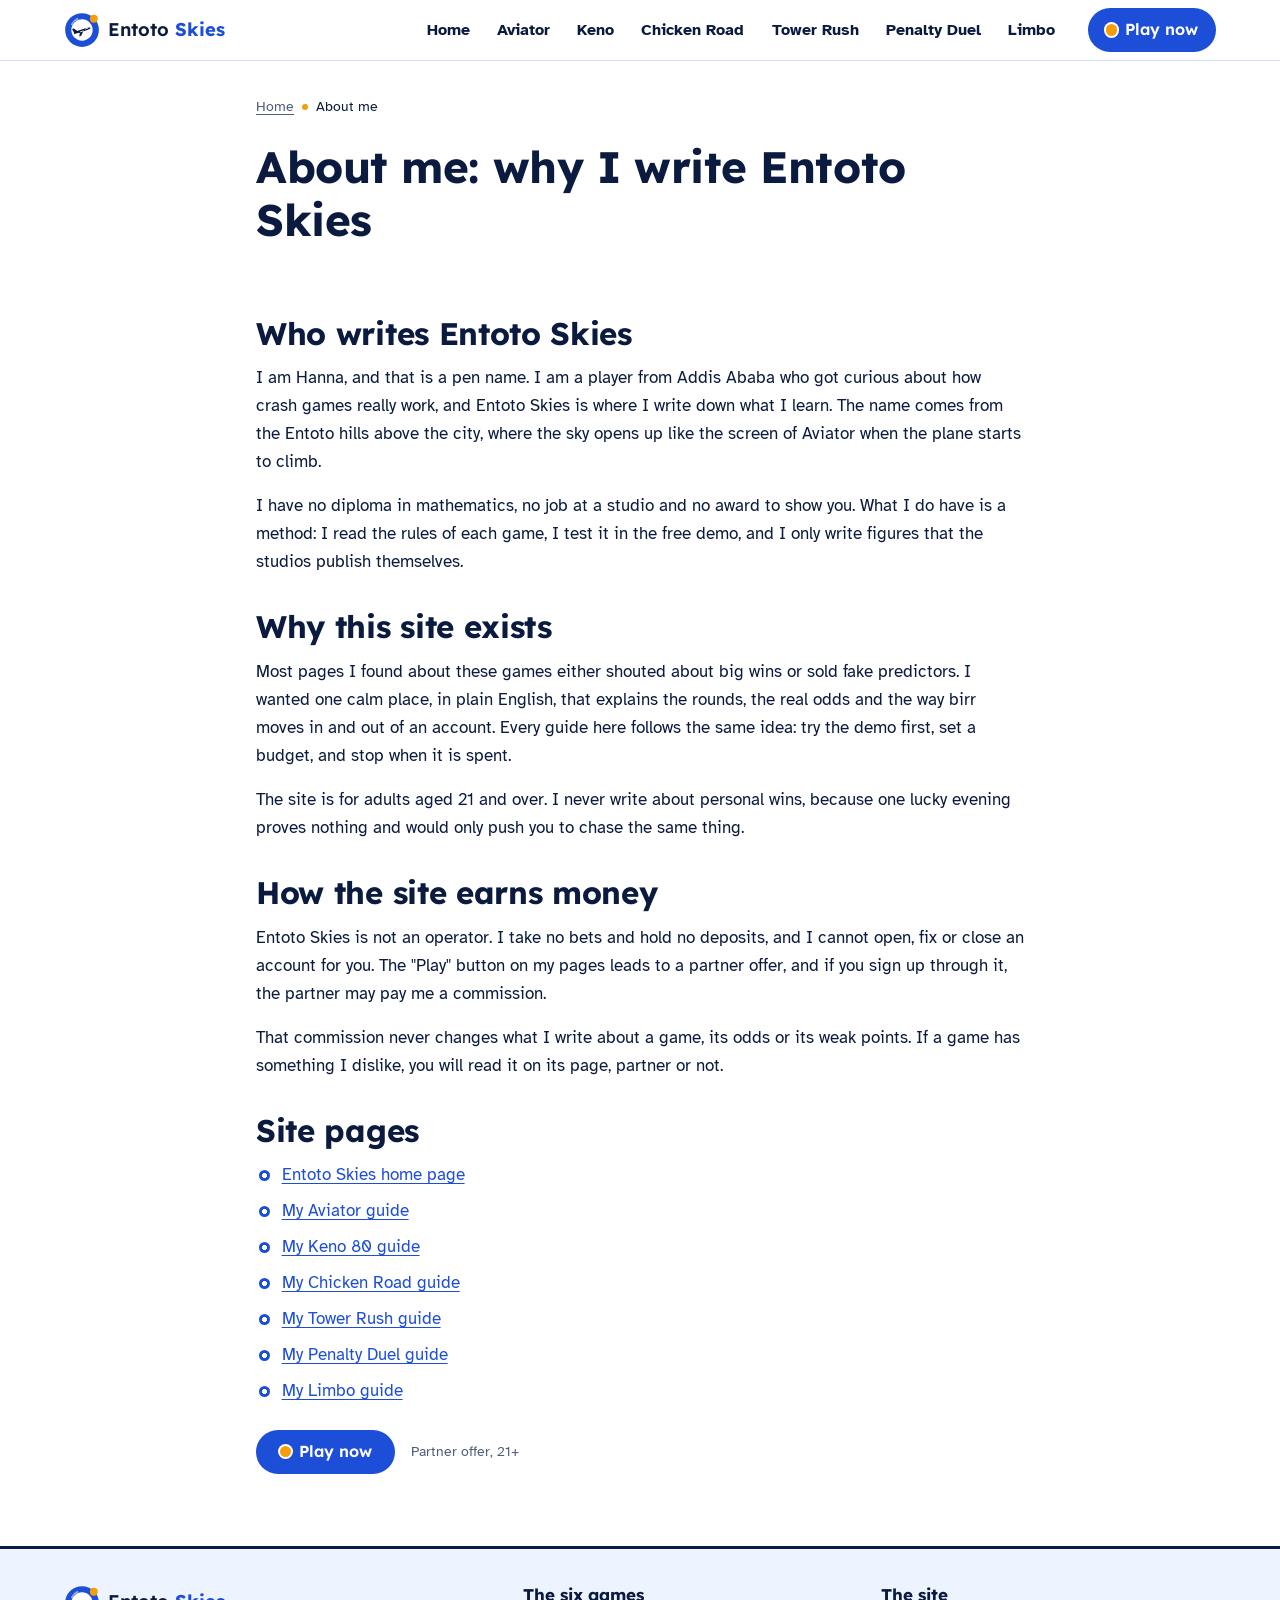
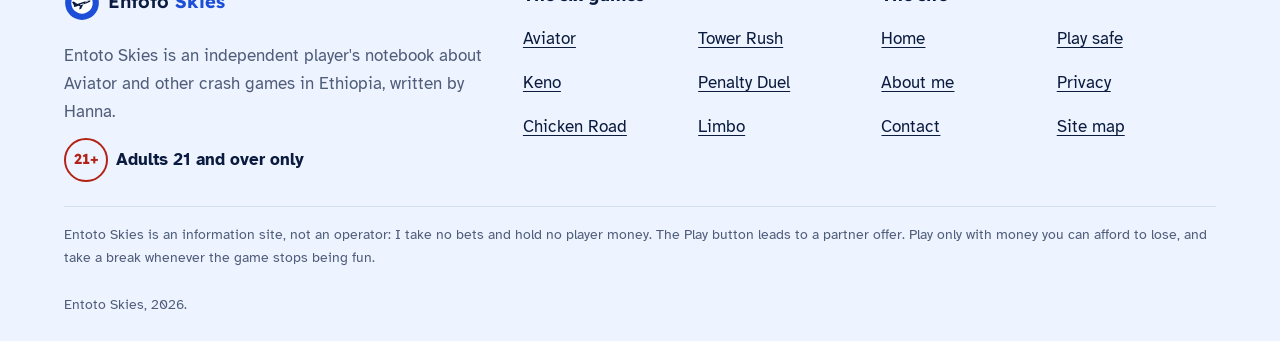
<file: about-me/index.html>
<!doctype html>
<html lang="en">
<head>
<meta charset="utf-8">
<meta name="viewport" content="width=device-width, initial-scale=1">
<title>About me: Hanna, the player behind Entoto Skies</title>
<meta name="description" content="Who writes Entoto Skies: Hanna, a player from Addis Ababa who explains crash games in Ethiopia, and how the Play button and partner offer pay for the site.">
<meta name="robots" content="index, follow, max-image-preview:large">
<link rel="canonical" href="https://aviatorguide.github.io/about-me/"><link rel="alternate" hreflang="en-ET" href="https://aviatorguide.github.io/about-me/"><link rel="alternate" hreflang="x-default" href="https://aviatorguide.github.io/about-me/">
<meta property="og:type" content="website">
<meta property="og:site_name" content="Entoto Skies">
<meta property="og:locale" content="en_ET">
<meta property="og:title" content="About me: Hanna, the player behind Entoto Skies">
<meta property="og:description" content="Who writes Entoto Skies: Hanna, a player from Addis Ababa who explains crash games in Ethiopia, and how the Play button and partner offer pay for the site.">
<meta property="og:url" content="https://aviatorguide.github.io/about-me/">
<meta property="og:image" content="https://aviatorguide.github.io/assets/img/entoto-skies-aviator-ethiopia.webp?u=1">
<meta property="og:image:width" content="1200">
<meta property="og:image:height" content="630">
<meta name="twitter:card" content="summary_large_image">
<link rel="icon" href="/mark.svg" type="image/svg+xml"><link rel="icon" href="/favicon.ico" sizes="48x48"><link rel="icon" href="/favicon-48.png" type="image/png" sizes="48x48"><link rel="apple-touch-icon" href="/apple-touch-icon.png">
<meta name="theme-color" content="#1d4ed8">
<link rel="preload" href="/assets/fonts/eb-atk-regular.woff2" as="font" type="font/woff2" crossorigin>
<link rel="stylesheet" href="/assets/css/skies.css?u=1">
<script type="application/ld+json">{"@context":"https://schema.org","@type":"BreadcrumbList","itemListElement":[{"@type":"ListItem","position":1,"name":"Home","item":"https://aviatorguide.github.io/"},{"@type":"ListItem","position":2,"name":"About me","item":"https://aviatorguide.github.io/about-me/"}]}</script>
</head>
<body>
<a class="eb-skip" href="#eb-main">Skip to content</a>
<header class="eb-top"><div class="eb-top__in">
<a class="eb-logo" href="/"><img src="/mark.svg" width="40" height="40" alt=""><span>Entoto <b>Skies</b></span></a>
<nav class="eb-nav" aria-label="Main navigation"><ul><li><a href="/">Home</a></li><li><a href="/aviator/">Aviator</a></li><li><a href="/keno/">Keno</a></li><li><a href="/chicken-road/">Chicken Road</a></li><li><a href="/tower-rush/">Tower Rush</a></li><li><a href="/penalty-duel/">Penalty Duel</a></li><li><a href="/limbo/">Limbo</a></li></ul></nav>
<a class="eb-btn eb-btn--play eb-top__play" href="/go/skies/?utm_source=et2&amp;utm_medium=site&amp;utm_content=about-me-header" rel="nofollow sponsored">Play now</a>
<details class="eb-menu"><summary><span class="eb-menu__icon" aria-hidden="true"></span>Menu</summary>
<nav aria-label="Menu"><ul><li><a href="/">Home</a></li><li><a href="/aviator/">Aviator</a></li><li><a href="/keno/">Keno</a></li><li><a href="/chicken-road/">Chicken Road</a></li><li><a href="/tower-rush/">Tower Rush</a></li><li><a href="/penalty-duel/">Penalty Duel</a></li><li><a href="/limbo/">Limbo</a></li></ul></nav></details>
</div></header>
<main id="eb-main">
<div class="eb-col eb-head eb-head--plain"><nav class="eb-crumbs" aria-label="Breadcrumbs"><ol><li><a href="/">Home</a></li><li aria-current="page">About me</li></ol></nav><h1>About me: why I write Entoto Skies</h1></div><div class="eb-col eb-prose eb-plain"><h2>Who writes Entoto Skies</h2>
<p>I am Hanna, and that is a pen name. I am a player from Addis Ababa who got curious about how crash games really work, and Entoto Skies is where I write down what I learn. The name comes from the Entoto hills above the city, where the sky opens up like the screen of Aviator when the plane starts to climb.</p>
<p>I have no diploma in mathematics, no job at a studio and no award to show you. What I do have is a method: I read the rules of each game, I test it in the free demo, and I only write figures that the studios publish themselves.</p>
<h2>Why this site exists</h2>
<p>Most pages I found about these games either shouted about big wins or sold fake predictors. I wanted one calm place, in plain English, that explains the rounds, the real odds and the way birr moves in and out of an account. Every guide here follows the same idea: try the demo first, set a budget, and stop when it is spent.</p>
<p>The site is for adults aged 21 and over. I never write about personal wins, because one lucky evening proves nothing and would only push you to chase the same thing.</p>
<h2>How the site earns money</h2>
<p>Entoto Skies is not an operator. I take no bets and hold no deposits, and I cannot open, fix or close an account for you. The "Play" button on my pages leads to a partner offer, and if you sign up through it, the partner may pay me a commission.</p>
<p>That commission never changes what I write about a game, its odds or its weak points. If a game has something I dislike, you will read it on its page, partner or not.</p>
<h2>Site pages</h2>
<ul>
<li><a href="/">Entoto Skies home page</a></li>
<li><a href="/aviator/">My Aviator guide</a></li>
<li><a href="/keno/">My Keno 80 guide</a></li>
<li><a href="/chicken-road/">My Chicken Road guide</a></li>
<li><a href="/tower-rush/">My Tower Rush guide</a></li>
<li><a href="/penalty-duel/">My Penalty Duel guide</a></li>
<li><a href="/limbo/">My Limbo guide</a></li>
</ul>
<div class="eb-cta"><a class="eb-btn eb-btn--play" href="/go/skies/?utm_source=et2&amp;utm_medium=site&amp;utm_content=about-me-page" rel="nofollow sponsored">Play now</a><span class="eb-cta__sub">Partner offer, 21+</span></div></div>
</main>
<footer class="eb-foot"><div class="eb-foot__in">
<div class="eb-foot__brand"><a class="eb-logo" href="/"><img src="/mark.svg" width="40" height="40" alt=""><span>Entoto <b>Skies</b></span></a>
<p>Entoto Skies is an independent player&#x27;s notebook about Aviator and other crash games in Ethiopia, written by Hanna.</p><p class="eb-foot__age"><span class="eb-age eb-age--big">21+</span>Adults 21 and over only</p></div>
<div class="eb-foot__col"><p class="eb-foot__h">The six games</p><ul><li><a href="/aviator/">Aviator</a></li><li><a href="/keno/">Keno</a></li><li><a href="/chicken-road/">Chicken Road</a></li><li><a href="/tower-rush/">Tower Rush</a></li><li><a href="/penalty-duel/">Penalty Duel</a></li><li><a href="/limbo/">Limbo</a></li></ul></div>
<div class="eb-foot__col"><p class="eb-foot__h">The site</p><ul><li><a href="/">Home</a></li><li><a href="/about-me/">About me</a></li><li><a href="/contact/">Contact</a></li><li><a href="/play-safe/">Play safe</a></li><li><a href="/privacy/">Privacy</a></li><li><a href="/sitemap/">Site map</a></li></ul></div>
<p class="eb-foot__legal">Entoto Skies is an information site, not an operator: I take no bets and hold no player money. The Play button leads to a partner offer. Play only with money you can afford to lose, and take a break whenever the game stops being fun.</p>
<p class="eb-foot__copy">Entoto Skies, 2026.</p>
</div></footer>
<div class="eb-dock"><a class="eb-btn eb-btn--play" href="/go/skies/?utm_source=et2&amp;utm_medium=site&amp;utm_content=about-me-dock" rel="nofollow sponsored">Play now</a><span class="eb-dock__sub">Partner offer, 21+</span></div>
</body>
</html>
</file>
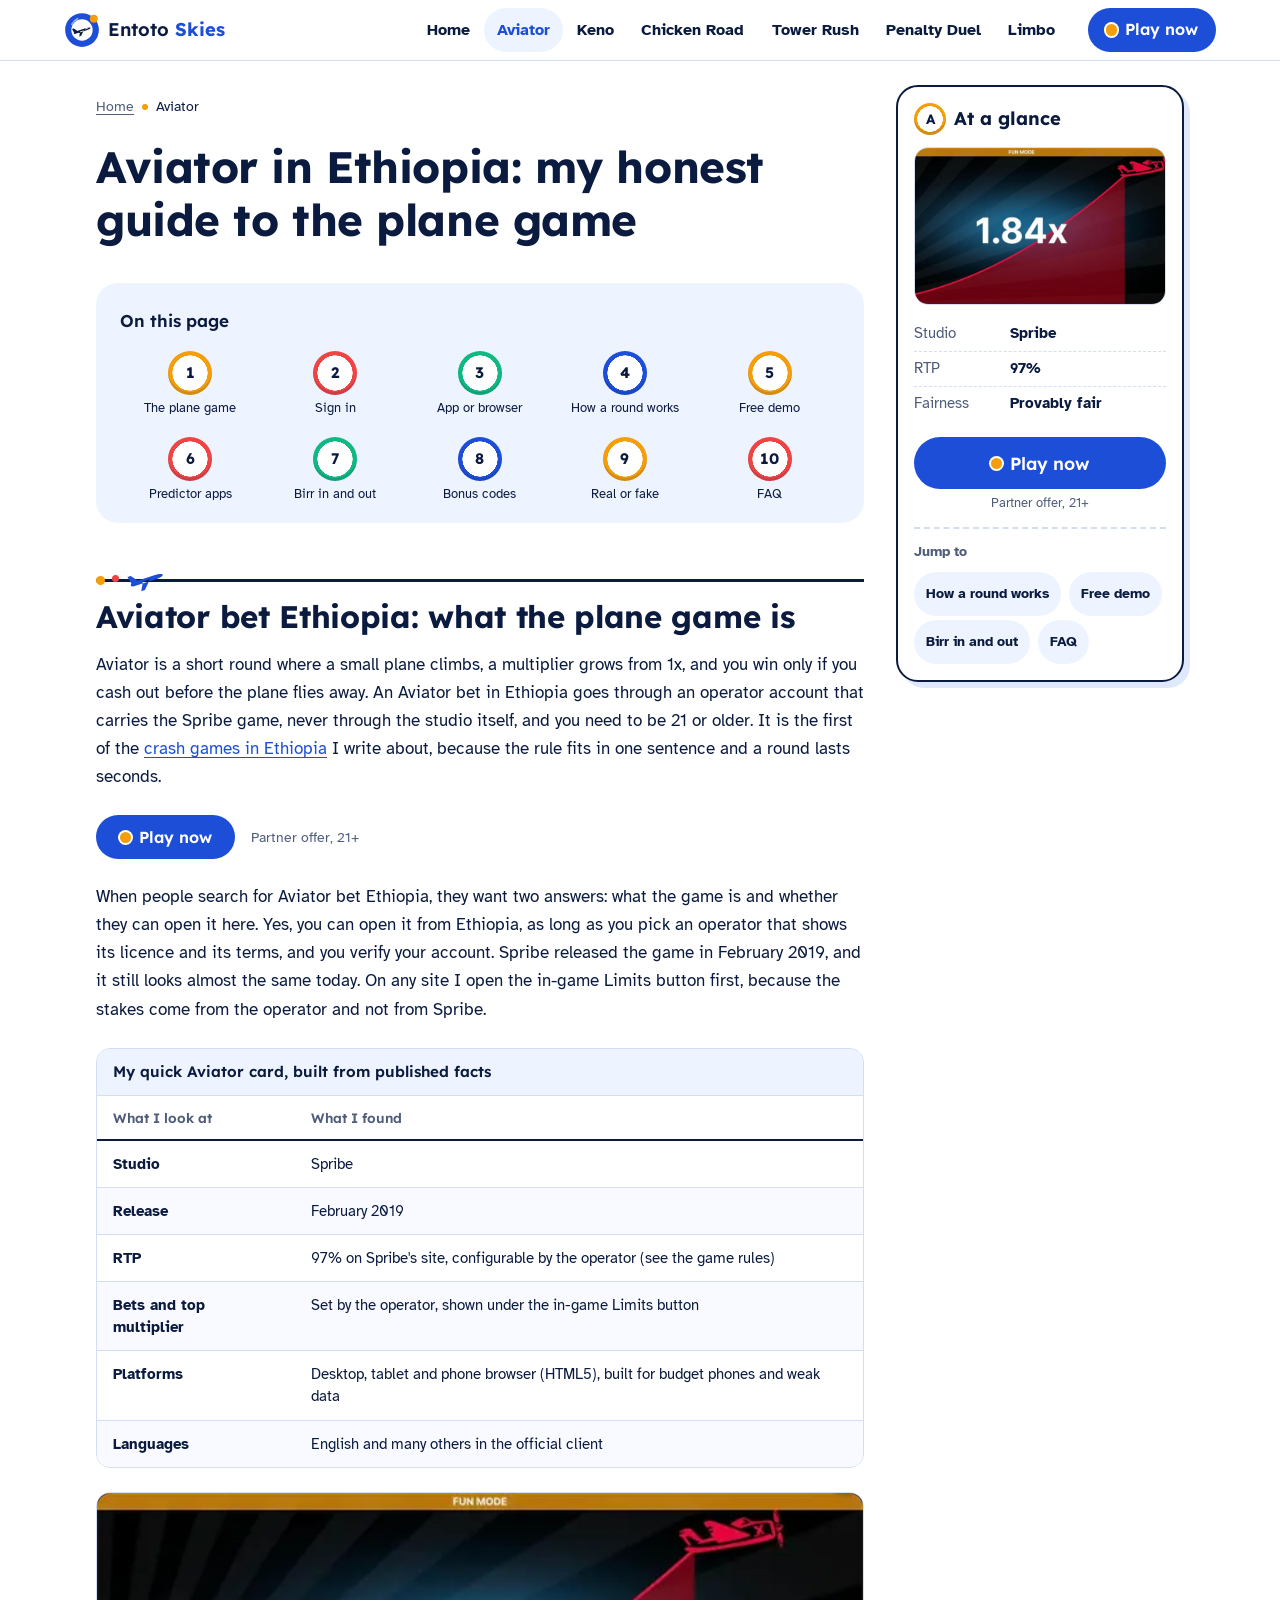
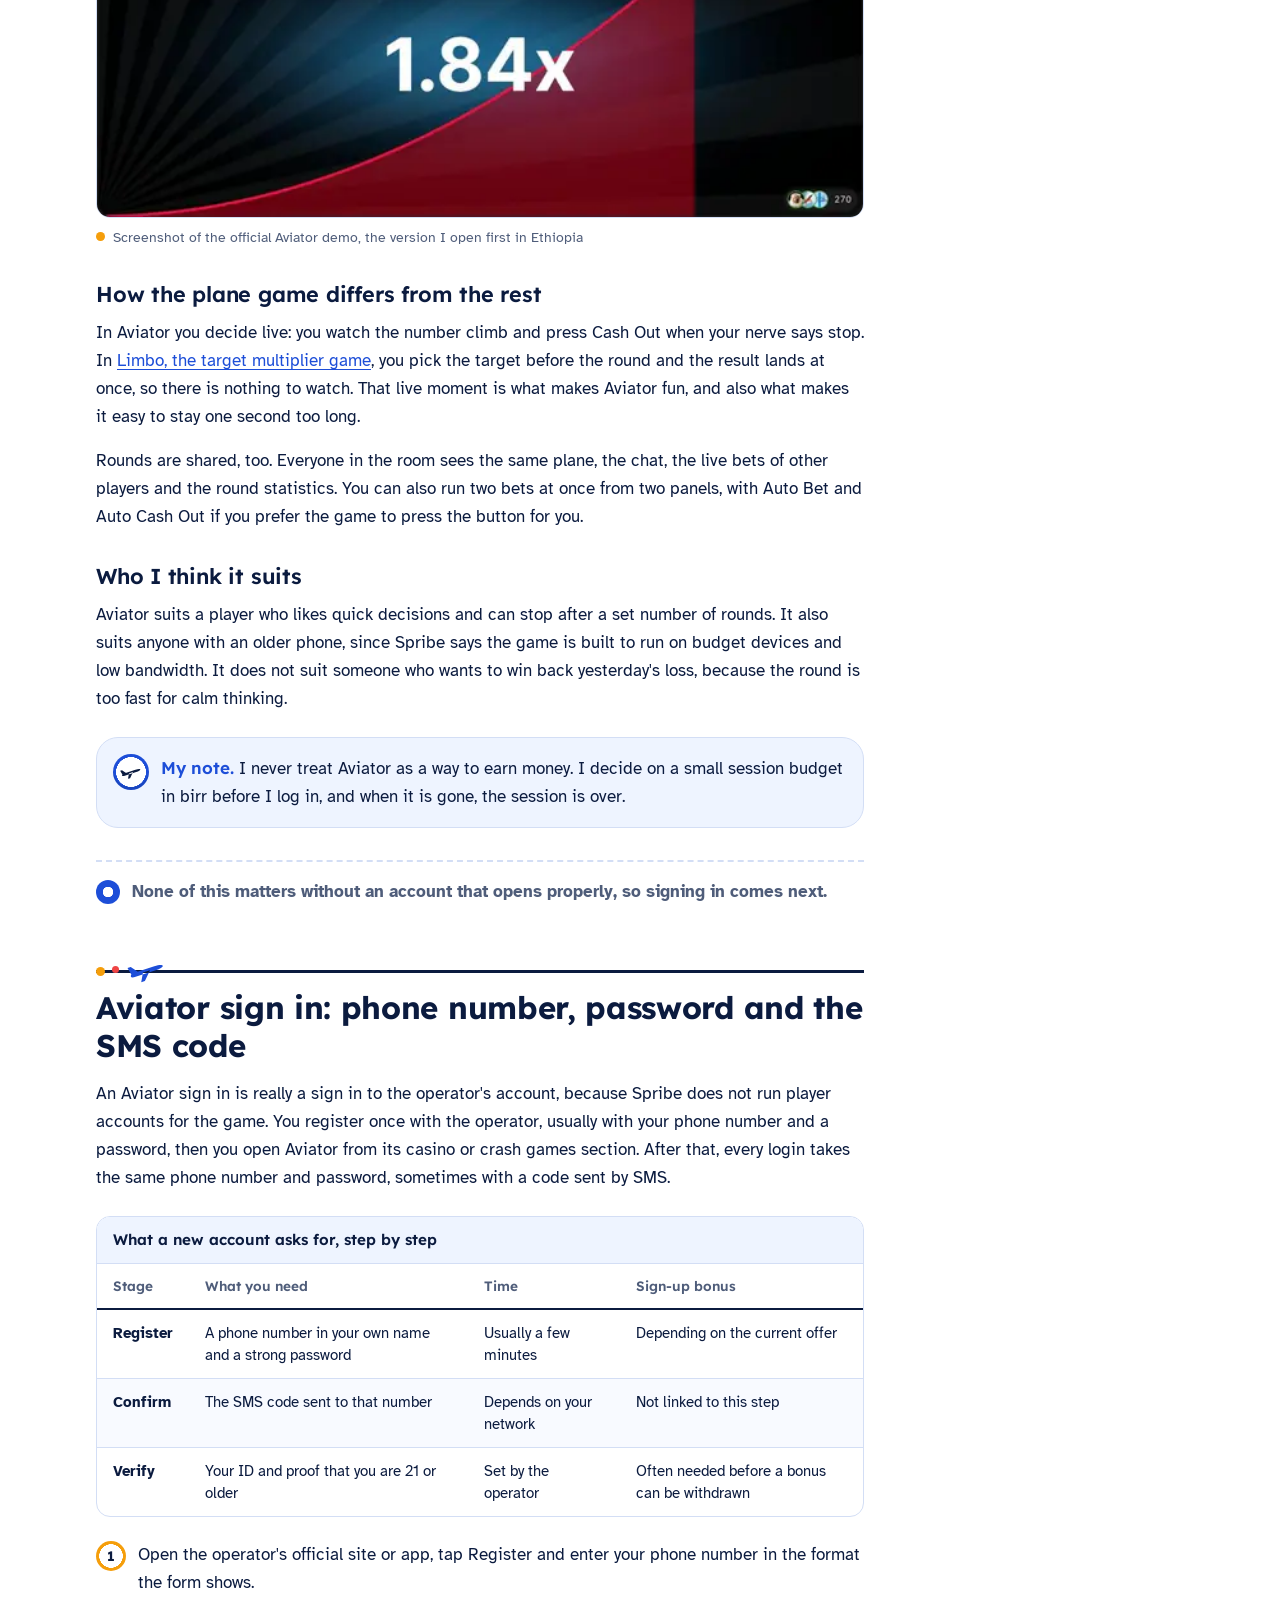
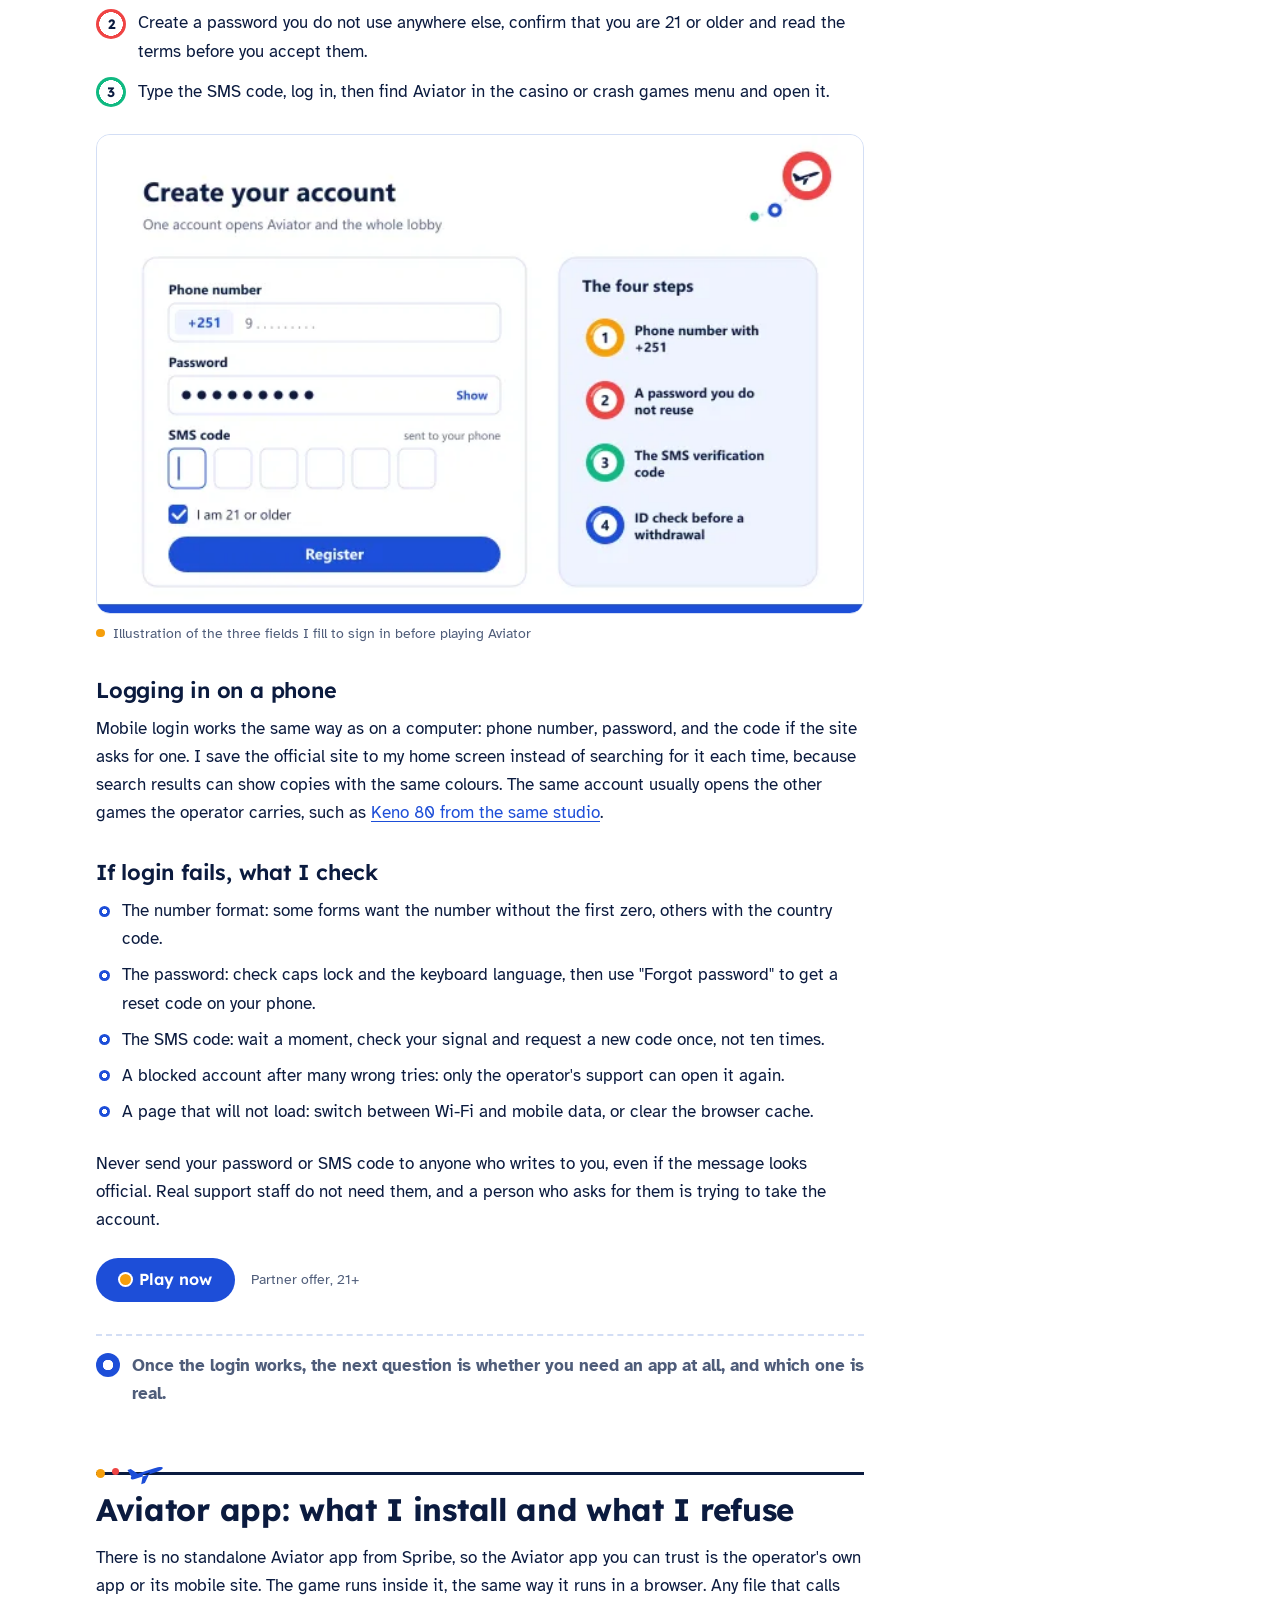
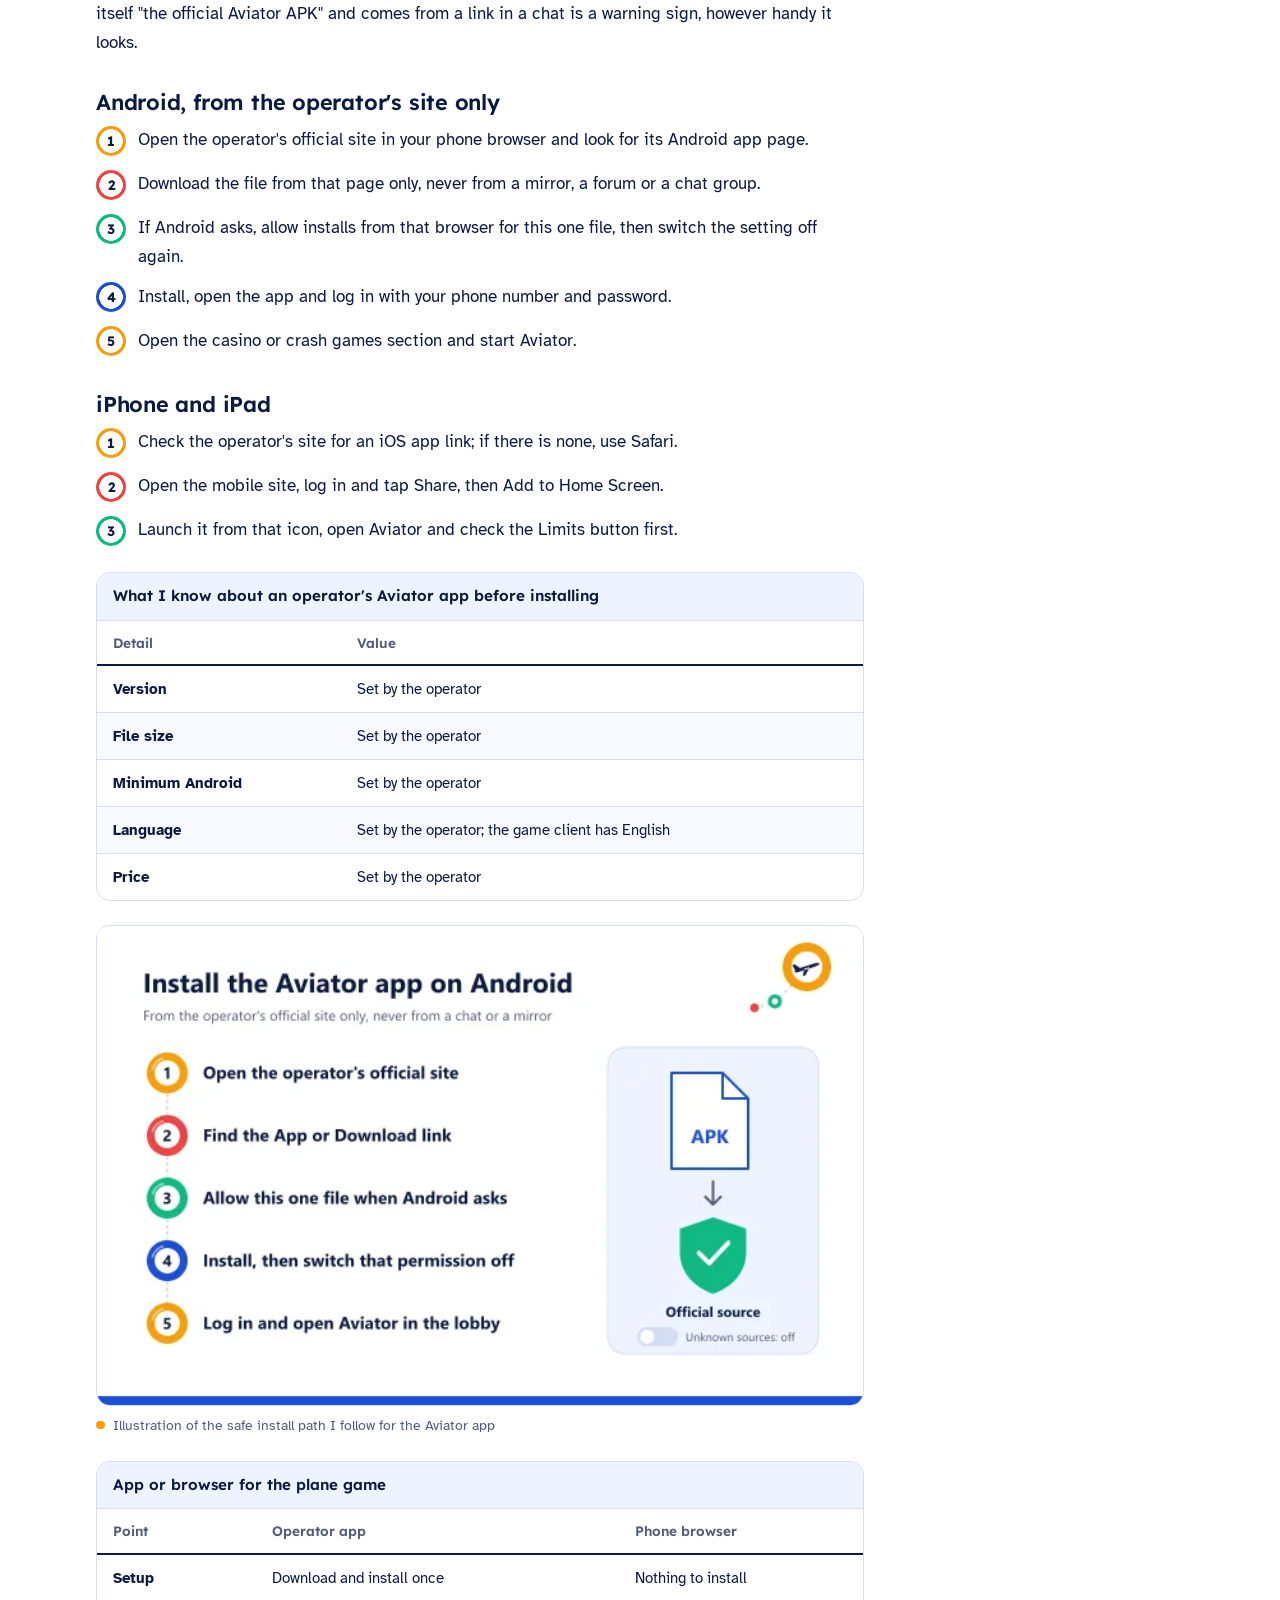
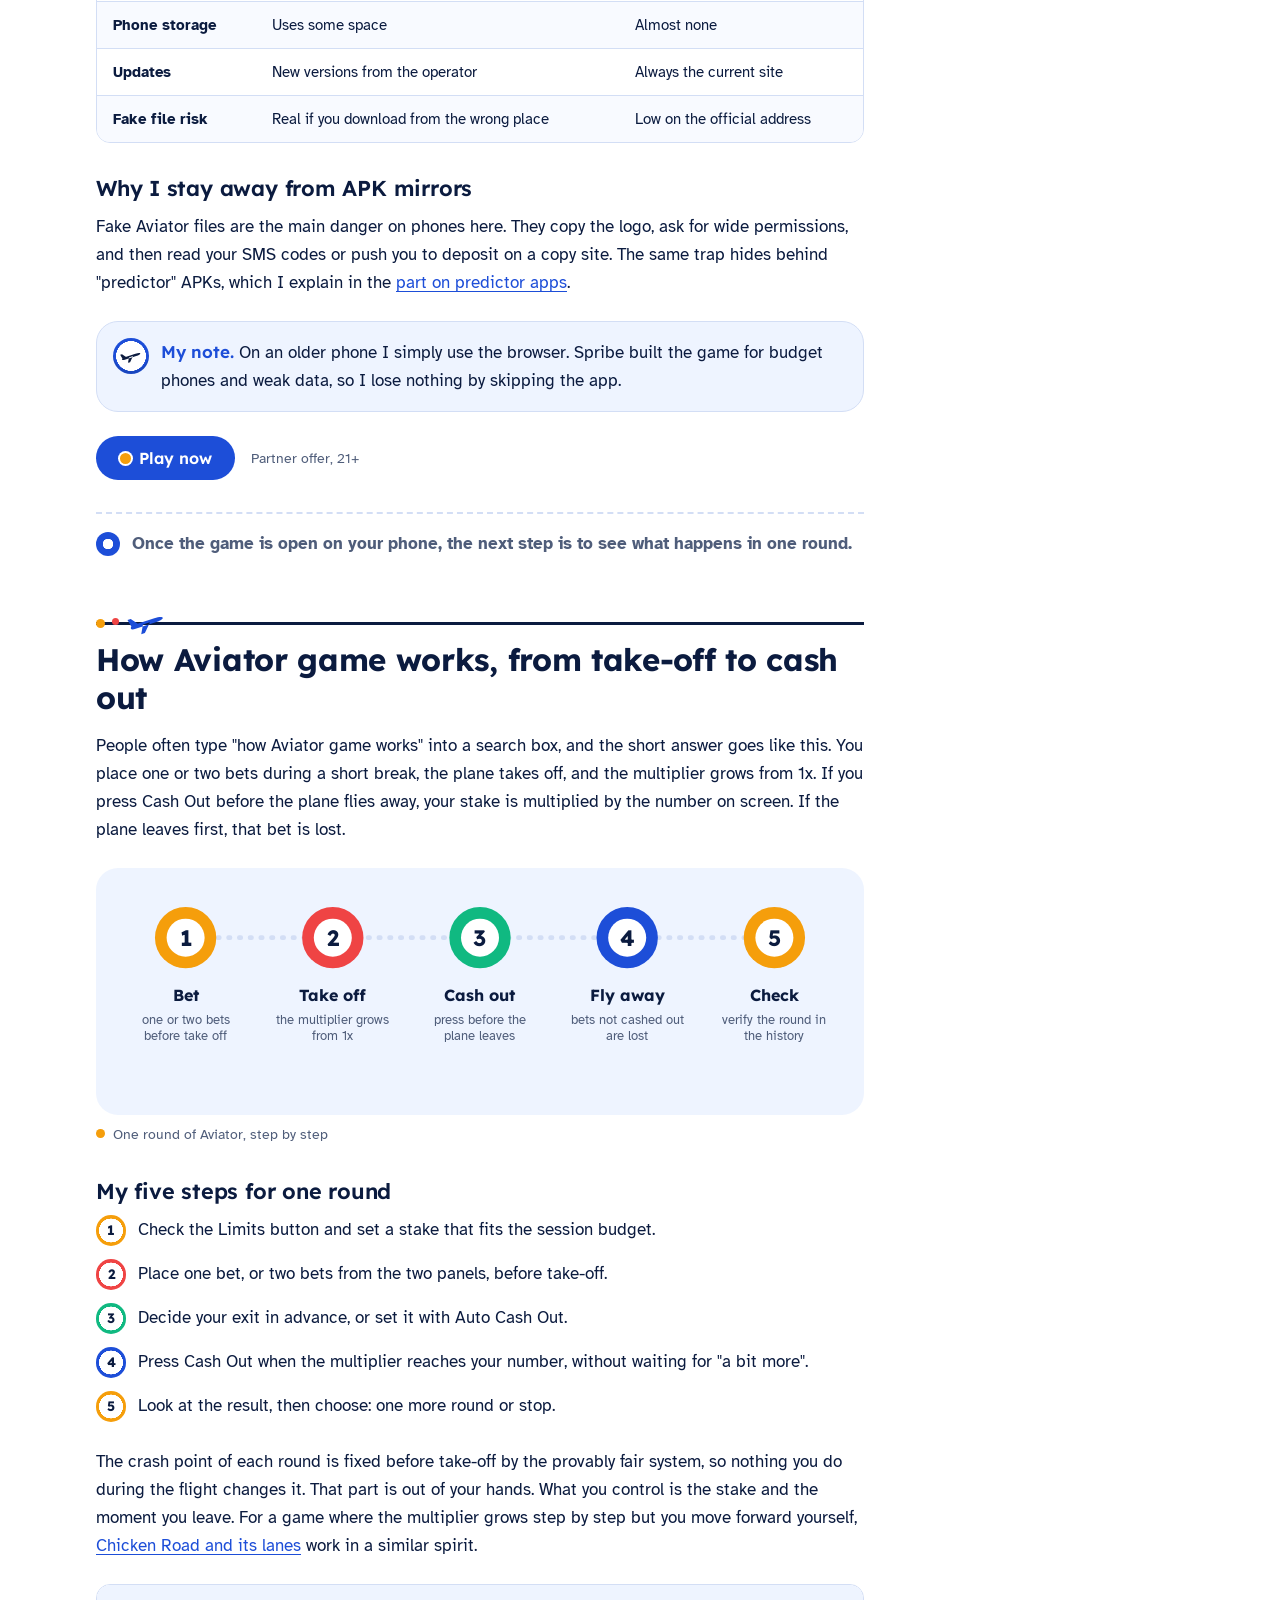
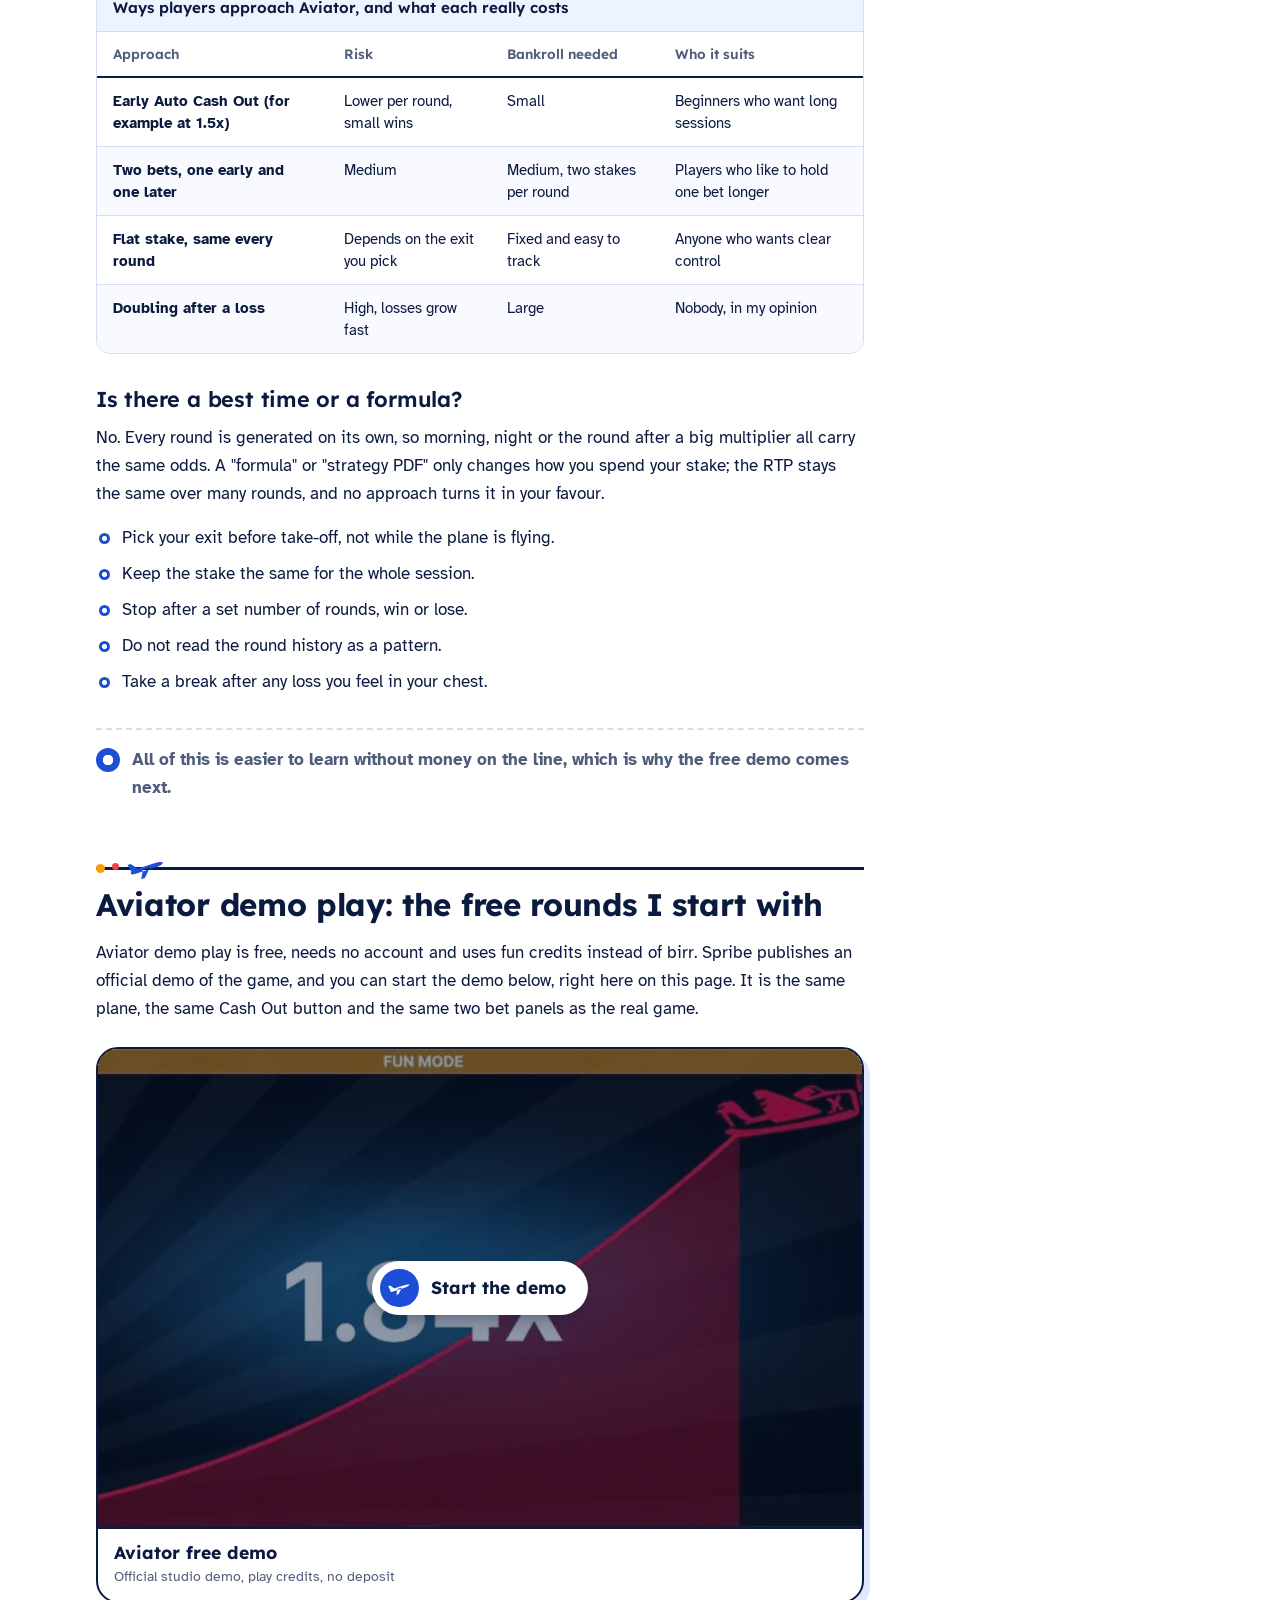
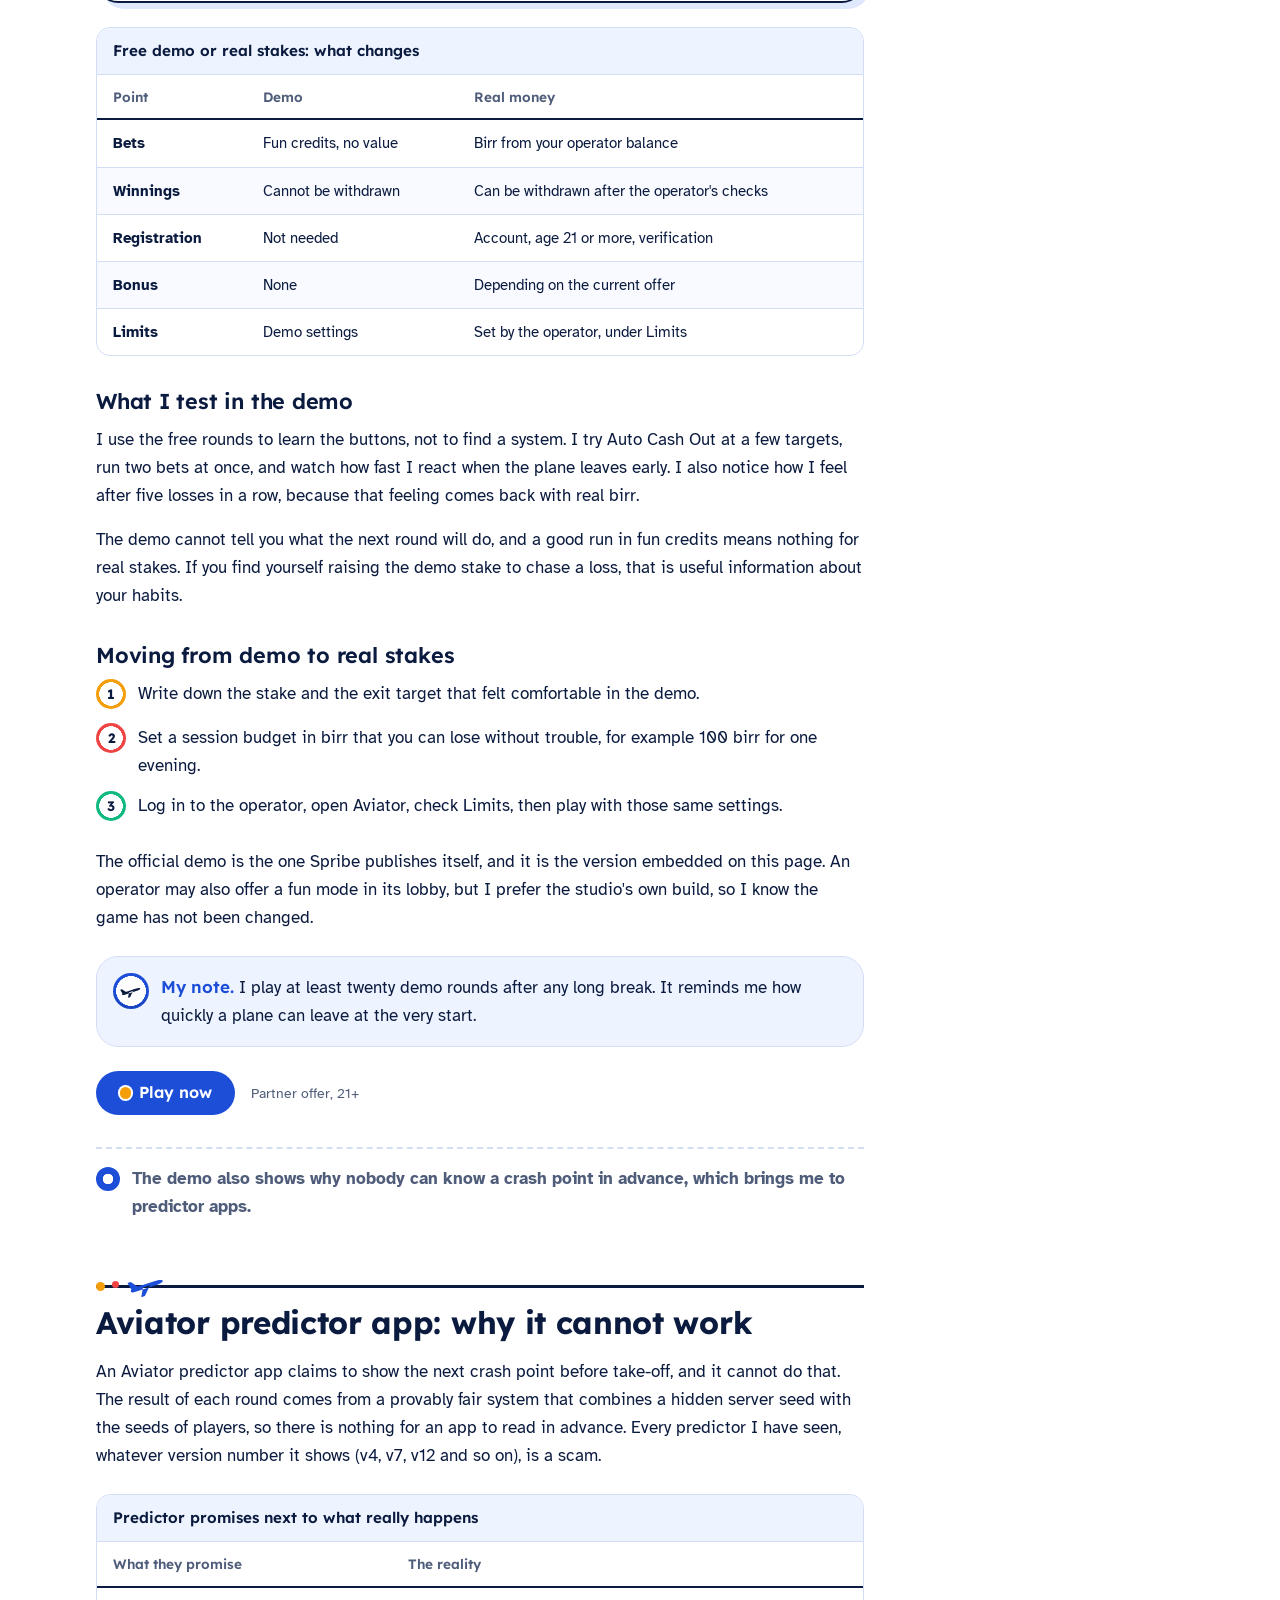
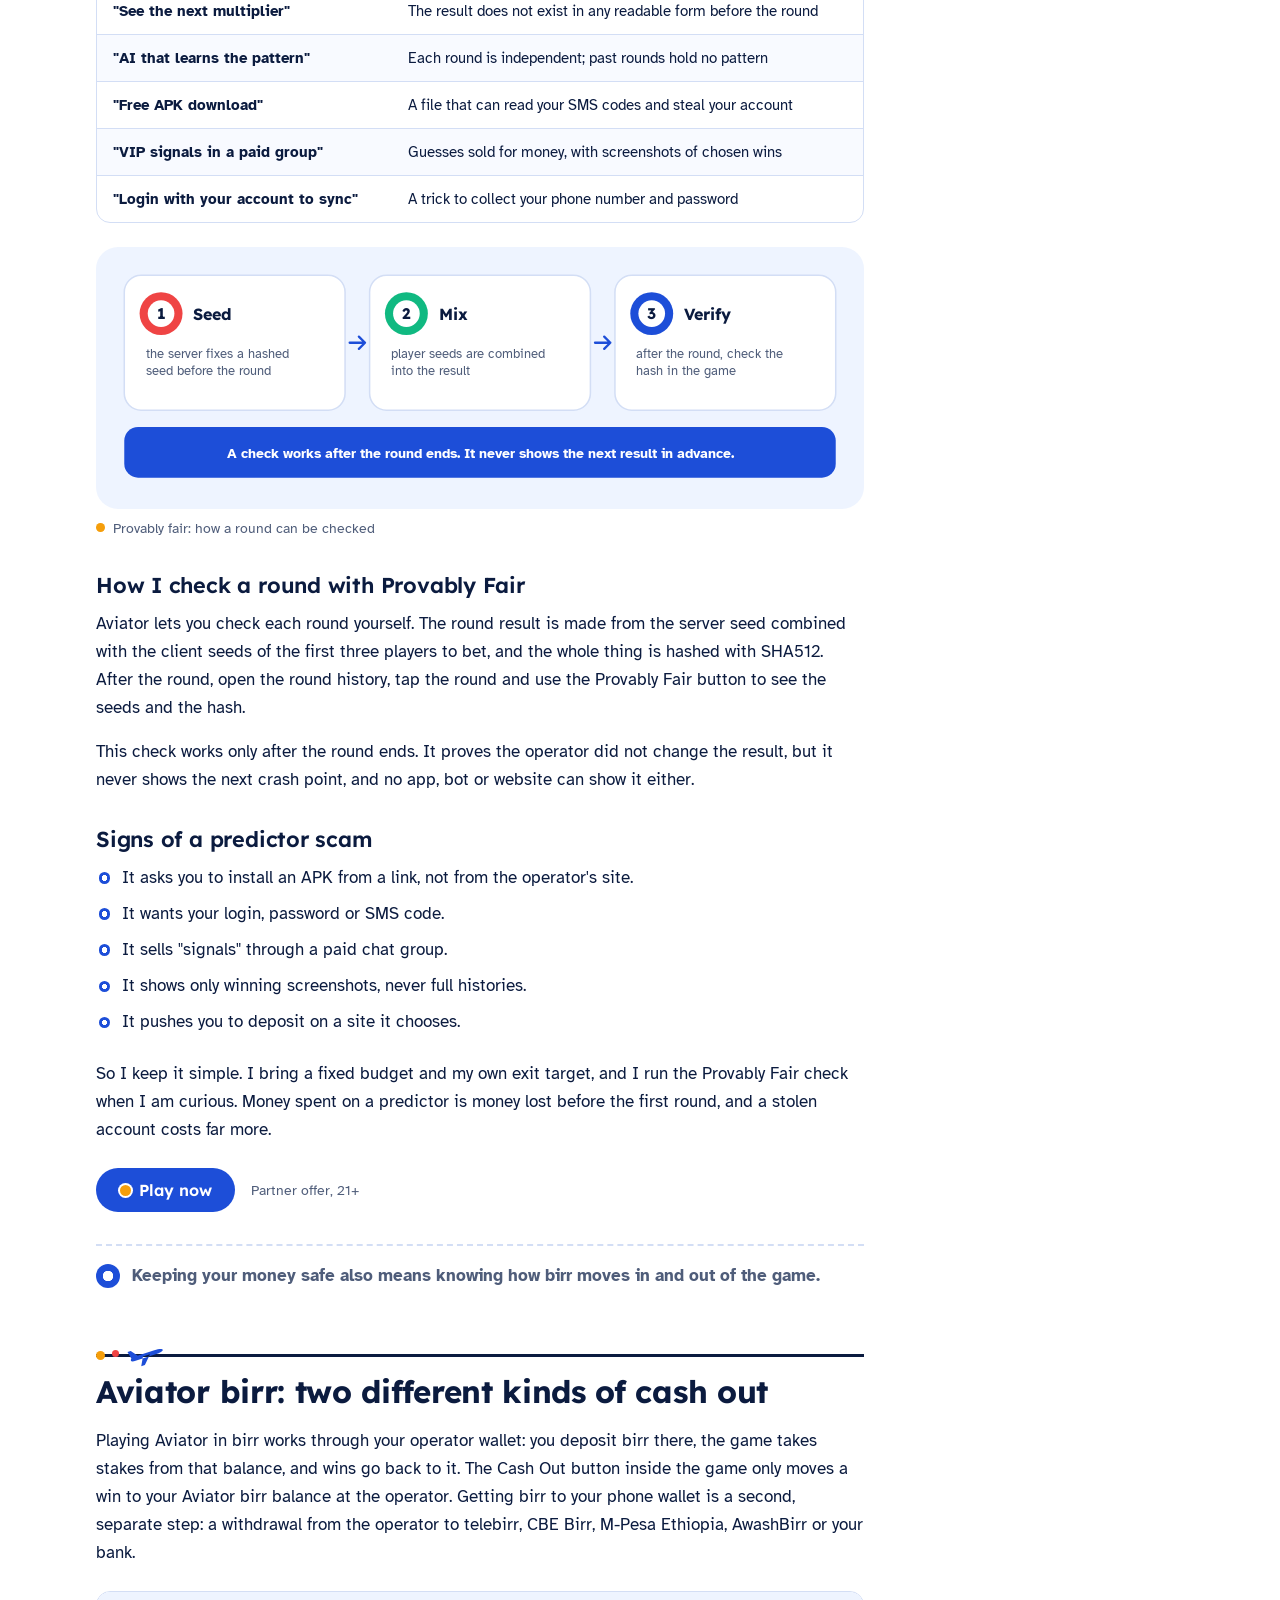
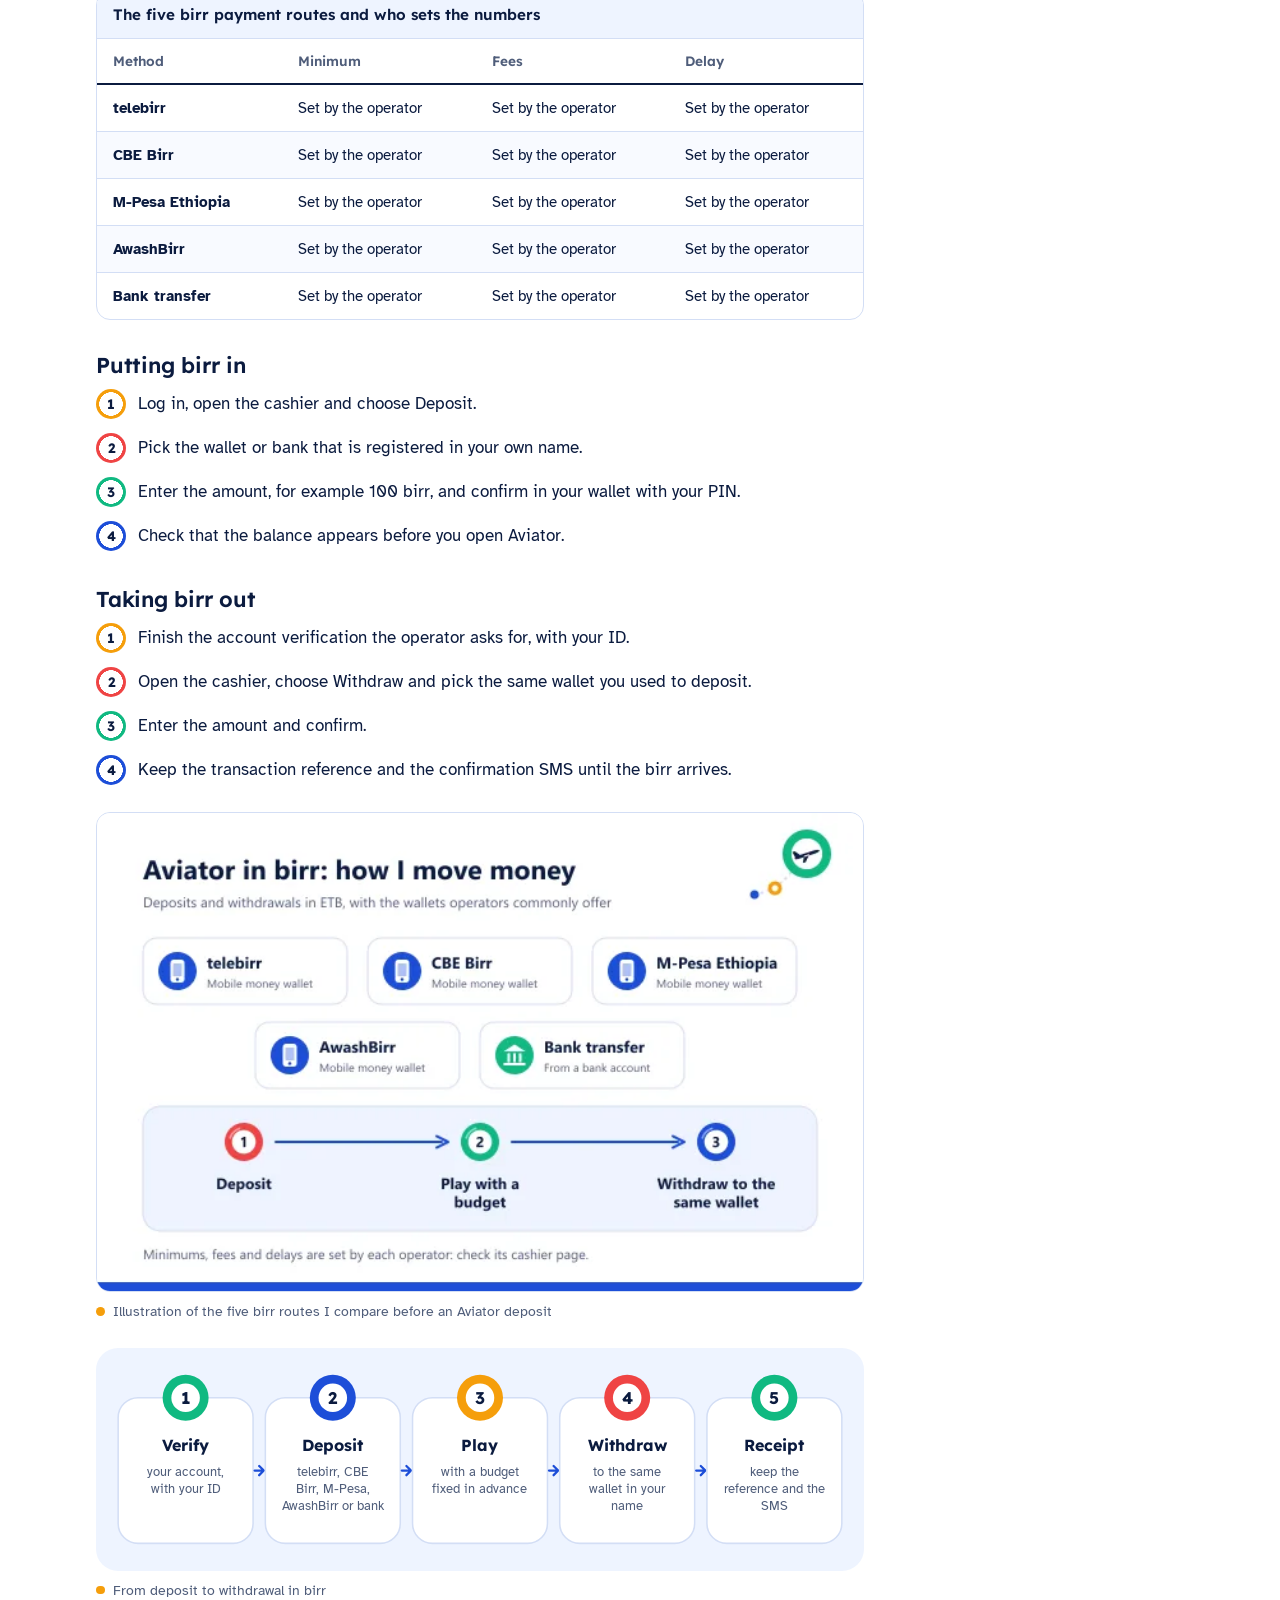
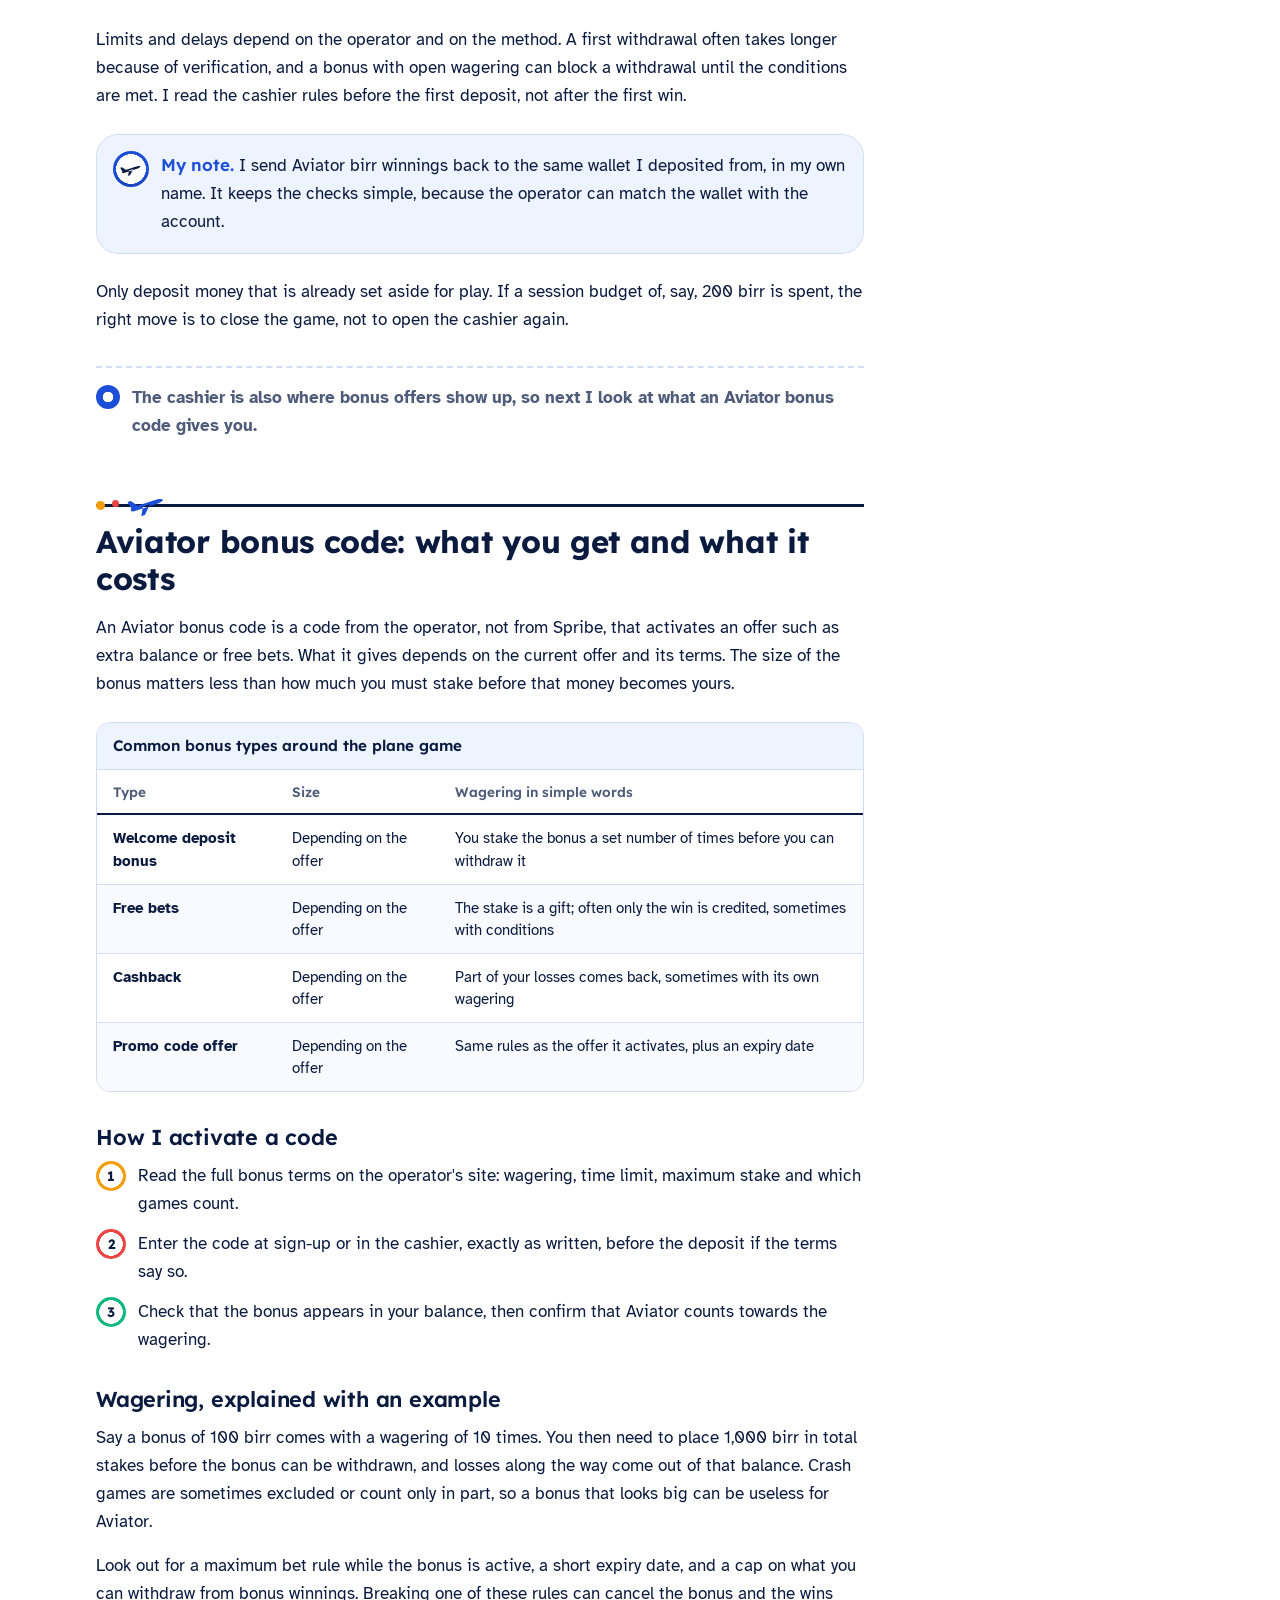
<file: aviator/index.html>
<!doctype html>
<html lang="en">
<head>
<meta charset="utf-8">
<meta name="viewport" content="width=device-width, initial-scale=1">
<title>Aviator in Ethiopia 2026: my honest guide, demo and birr tips</title>
<meta name="description" content="Aviator in Ethiopia explained by a player: how rounds work, the free demo, safe login and app, birr payments and why predictors fail. Read before you play.">
<meta name="robots" content="index, follow, max-image-preview:large">
<link rel="canonical" href="https://aviatorguide.github.io/aviator/"><link rel="alternate" hreflang="en-ET" href="https://aviatorguide.github.io/aviator/"><link rel="alternate" hreflang="x-default" href="https://aviatorguide.github.io/aviator/">
<meta property="og:type" content="article">
<meta property="og:site_name" content="Entoto Skies">
<meta property="og:locale" content="en_ET">
<meta property="og:title" content="Aviator in Ethiopia 2026: my honest guide, demo and birr tips">
<meta property="og:description" content="Aviator in Ethiopia explained by a player: how rounds work, the free demo, safe login and app, birr payments and why predictors fail. Read before you play.">
<meta property="og:url" content="https://aviatorguide.github.io/aviator/">
<meta property="og:image" content="https://aviatorguide.github.io/assets/img/entoto-skies-aviator-ethiopia.webp?u=1">
<meta property="og:image:width" content="1200">
<meta property="og:image:height" content="630">
<meta name="twitter:card" content="summary_large_image">
<link rel="icon" href="/mark.svg" type="image/svg+xml"><link rel="icon" href="/favicon.ico" sizes="48x48"><link rel="icon" href="/favicon-48.png" type="image/png" sizes="48x48"><link rel="apple-touch-icon" href="/apple-touch-icon.png">
<meta name="theme-color" content="#1d4ed8">
<link rel="preload" href="/assets/fonts/eb-atk-regular.woff2" as="font" type="font/woff2" crossorigin>
<link rel="stylesheet" href="/assets/css/skies.css?u=1">
<script type="application/ld+json">{"@context":"https://schema.org","@type":"BreadcrumbList","itemListElement":[{"@type":"ListItem","position":1,"name":"Home","item":"https://aviatorguide.github.io/"},{"@type":"ListItem","position":2,"name":"Aviator","item":"https://aviatorguide.github.io/aviator/"}]}</script><script type="application/ld+json">{"@context":"https://schema.org","@type":"FAQPage","mainEntity":[{"@type":"Question","name":"Can I play Aviator from Ethiopia?","acceptedAnswer":{"@type":"Answer","text":"You can open it through an operator that carries the Spribe game, if you are 21 or older. Choose an operator that shows its licence and terms, and verify your account before you deposit."}},{"@type":"Question","name":"What is an Aviator bet, in plain words?","acceptedAnswer":{"@type":"Answer","text":"You stake an amount before the plane takes off, and the multiplier grows from 1x. Cash out before the plane flies away and your stake is multiplied; wait too long and the bet is lost."}},{"@type":"Question","name":"Can I play Aviator for free?","acceptedAnswer":{"@type":"Answer","text":"Yes, Spribe publishes an official demo with fun credits and no registration. You can start it in the demo section of this page; demo wins cannot be withdrawn."}},{"@type":"Question","name":"What is the highest multiplier in Aviator?","acceptedAnswer":{"@type":"Answer","text":"Spribe does not publish one fixed figure for every site. The operator sets the limits, and you can see them under the Limits button inside the game."}},{"@type":"Question","name":"Does an Aviator predictor app work?","acceptedAnswer":{"@type":"Answer","text":"No. Each round comes from a provably fair system with a hidden server seed, so no app can read the next result. Predictor APKs and paid signal groups are scams that take money or accounts."}},{"@type":"Question","name":"Is there a best time to play Aviator?","acceptedAnswer":{"@type":"Answer","text":"No. Every round is generated on its own, so the time of day and the previous rounds change nothing. Pick a time when you are calm and have a fixed budget."}},{"@type":"Question","name":"How do I get my Aviator winnings to telebirr?","acceptedAnswer":{"@type":"Answer","text":"Cash Out in the game moves the win to your operator balance. Then make a withdrawal from the operator's cashier to the telebirr wallet in your own name, after verification."}},{"@type":"Question","name":"Is there an official Aviator APK?","acceptedAnswer":{"@type":"Answer","text":"Spribe has no standalone Aviator app. Use the operator's own app from its official site, or its mobile site in the browser, and never a file from a chat link."}}]}</script><script type="application/ld+json">{"@context":"https://schema.org","@type":"HowTo","name":"How to play one round of Aviator","url":"https://aviatorguide.github.io/aviator/#play","step":[{"@type":"HowToStep","position":1,"text":"Check the Limits button and set a stake that fits the session budget."},{"@type":"HowToStep","position":2,"text":"Place one bet, or two bets from the two panels, before take-off."},{"@type":"HowToStep","position":3,"text":"Decide your exit in advance, or set it with Auto Cash Out."},{"@type":"HowToStep","position":4,"text":"Press Cash Out when the multiplier reaches your number, without waiting for \"a bit more\"."},{"@type":"HowToStep","position":5,"text":"Look at the result, then choose: one more round or stop."}]}</script><script type="application/ld+json">{"@context":"https://schema.org","@type":"HowTo","name":"How to install an operator app for Aviator on Android","url":"https://aviatorguide.github.io/aviator/#app","step":[{"@type":"HowToStep","position":1,"text":"Open the operator's official site in your phone browser and look for its Android app page."},{"@type":"HowToStep","position":2,"text":"Download the file from that page only, never from a mirror, a forum or a chat group."},{"@type":"HowToStep","position":3,"text":"If Android asks, allow installs from that browser for this one file, then switch the setting off again."},{"@type":"HowToStep","position":4,"text":"Install, open the app and log in with your phone number and password."},{"@type":"HowToStep","position":5,"text":"Open the casino or crash games section and start Aviator."}]}</script><script type="application/ld+json">{"@context":"https://schema.org","@type":"SoftwareApplication","name":"Aviator (mobile version)","applicationCategory":"GameApplication","operatingSystem":"Android, iOS","inLanguage":"en","offers":{"@type":"Offer","price":"0","priceCurrency":"ETB"},"review":{"@type":"Review","author":{"@type":"Organization","name":"Entoto Skies"},"reviewRating":{"@type":"Rating","ratingValue":"4.4","bestRating":"5","worstRating":"1"},"reviewBody":"A fair, verifiable and light crash game that is easy to learn, with speed and operator-set limits as its main traps."}}</script>
</head>
<body>
<a class="eb-skip" href="#eb-main">Skip to content</a>
<header class="eb-top"><div class="eb-top__in">
<a class="eb-logo" href="/"><img src="/mark.svg" width="40" height="40" alt=""><span>Entoto <b>Skies</b></span></a>
<nav class="eb-nav" aria-label="Main navigation"><ul><li><a href="/">Home</a></li><li><a href="/aviator/" aria-current="page">Aviator</a></li><li><a href="/keno/">Keno</a></li><li><a href="/chicken-road/">Chicken Road</a></li><li><a href="/tower-rush/">Tower Rush</a></li><li><a href="/penalty-duel/">Penalty Duel</a></li><li><a href="/limbo/">Limbo</a></li></ul></nav>
<a class="eb-btn eb-btn--play eb-top__play" href="/go/skies/?utm_source=et2&amp;utm_medium=site&amp;utm_content=aviator-header" rel="nofollow sponsored">Play now</a>
<details class="eb-menu"><summary><span class="eb-menu__icon" aria-hidden="true"></span>Menu</summary>
<nav aria-label="Menu"><ul><li><a href="/">Home</a></li><li><a href="/aviator/" aria-current="page">Aviator</a></li><li><a href="/keno/">Keno</a></li><li><a href="/chicken-road/">Chicken Road</a></li><li><a href="/tower-rush/">Tower Rush</a></li><li><a href="/penalty-duel/">Penalty Duel</a></li><li><a href="/limbo/">Limbo</a></li></ul></nav></details>
</div></header>
<main id="eb-main">
<div class="eb-game"><div class="eb-col eb-head eb-game__head"><nav class="eb-crumbs" aria-label="Breadcrumbs"><ol><li><a href="/">Home</a></li><li aria-current="page">Aviator</li></ol></nav>
<h1>Aviator in Ethiopia: my honest guide to the plane game</h1></div>
<aside class="eb-sheet" aria-labelledby="eb-sheet-t"><div class="eb-sheet__in"><p class="eb-sheet__title" id="eb-sheet-t"><span class="eb-ball eb-ball--a" aria-hidden="true">A</span>At a glance</p><img class="eb-sheet__img" src="/assets/img/aviator-game-card-et.webp?u=1" srcset="/assets/img/aviator-icon-et.webp?u=1 112w, /assets/img/aviator-game-card-et.webp?u=1 640w" sizes="(min-width: 64rem) 16rem, 5.5rem" width="640" height="400" alt="Aviator crash game card for players in Ethiopia: the small plane taking off while the multiplier climbs from 1x" decoding="async"><dl class="eb-sheet__facts"><div><dt>Studio</dt><dd>Spribe</dd></div><div><dt>RTP</dt><dd>97%</dd></div><div class="eb-sheet__fair"><dt>Fairness</dt><dd>Provably fair</dd></div></dl><div class="eb-sheet__act"><a class="eb-btn eb-btn--play" href="/go/skies/?utm_source=et2&amp;utm_medium=site&amp;utm_content=aviator-sheet" rel="nofollow sponsored">Play now</a><p class="eb-sheet__sub">Partner offer, 21+</p></div><nav class="eb-sheet__jump" aria-label="Jump to"><p>Jump to</p><ul><li><a href="#play">How a round works</a></li><li><a href="#free">Free demo</a></li><li><a href="#money">Birr in and out</a></li><li><a href="#faq">FAQ</a></li></ul></nav></div></aside>
<div class="eb-game__main"><div class="eb-col"><nav class="eb-toc" aria-label="On this page"><p class="eb-toc__title">On this page</p><ol><li><a href="#game"><span class="eb-ball eb-ball--a">1</span><span class="eb-toc__label">The plane game</span></a></li><li><a href="#login"><span class="eb-ball eb-ball--r">2</span><span class="eb-toc__label">Sign in</span></a></li><li><a href="#app"><span class="eb-ball eb-ball--g">3</span><span class="eb-toc__label">App or browser</span></a></li><li><a href="#play"><span class="eb-ball eb-ball--b">4</span><span class="eb-toc__label">How a round works</span></a></li><li><a href="#free"><span class="eb-ball eb-ball--a">5</span><span class="eb-toc__label">Free demo</span></a></li><li><a href="#numbers"><span class="eb-ball eb-ball--r">6</span><span class="eb-toc__label">Predictor apps</span></a></li><li><a href="#money"><span class="eb-ball eb-ball--g">7</span><span class="eb-toc__label">Birr in and out</span></a></li><li><a href="#bonus"><span class="eb-ball eb-ball--b">8</span><span class="eb-toc__label">Bonus codes</span></a></li><li><a href="#verdict"><span class="eb-ball eb-ball--a">9</span><span class="eb-toc__label">Real or fake</span></a></li><li><a href="#faq"><span class="eb-ball eb-ball--r">10</span><span class="eb-toc__label">FAQ</span></a></li></ol></nav></div>
<div class="eb-col eb-prose">
<section id="game" class="eb-block"><h2>Aviator bet Ethiopia: what the plane game is</h2>
<p>Aviator is a short round where a small plane climbs, a multiplier grows from 1x, and you win only if you cash out before the plane flies away. An Aviator bet in Ethiopia goes through an operator account that carries the Spribe game, never through the studio itself, and you need to be 21 or older. It is the first of the <a href="/">crash games in Ethiopia</a> I write about, because the rule fits in one sentence and a round lasts seconds.</p>
<div class="eb-cta"><a class="eb-btn eb-btn--play" href="/go/skies/?utm_source=et2&amp;utm_medium=site&amp;utm_content=aviator-game" rel="nofollow sponsored">Play now</a><span class="eb-cta__sub">Partner offer, 21+</span></div>
<p>When people search for Aviator bet Ethiopia, they want two answers: what the game is and whether they can open it here. Yes, you can open it from Ethiopia, as long as you pick an operator that shows its licence and its terms, and you verify your account. Spribe released the game in February 2019, and it still looks almost the same today. On any site I open the in-game Limits button first, because the stakes come from the operator and not from Spribe.</p>
<div class="eb-table eb-table--s" tabindex="0" role="region" aria-label="My quick Aviator card, built from published facts"><table>
<caption>My quick Aviator card, built from published facts</caption>
<thead><tr><th scope="col">What I look at</th><th scope="col">What I found</th></tr></thead>
<tbody>
<tr><th scope="row">Studio</th><td>Spribe</td></tr>
<tr><th scope="row">Release</th><td>February 2019</td></tr>
<tr><th scope="row">RTP</th><td>97% on Spribe's site, configurable by the operator (see the game rules)</td></tr>
<tr><th scope="row">Bets and top multiplier</th><td>Set by the operator, shown under the in-game Limits button</td></tr>
<tr><th scope="row">Platforms</th><td>Desktop, tablet and phone browser (HTML5), built for budget phones and weak data</td></tr>
<tr><th scope="row">Languages</th><td>English and many others in the official client</td></tr>
</tbody>
</table></div>
<figure class="eb-fig"><img src="/assets/img/aviator-demo-screenshot-ethiopia.webp?u=1" srcset="/assets/img/aviator-demo-screenshot-ethiopia-600.webp?u=1 600w, /assets/img/aviator-demo-screenshot-ethiopia.webp?u=1 1048w" sizes="(min-width: 52rem) 48rem, calc(100vw - 2rem)" width="1048" height="443" alt="The official Aviator demo screen with the red plane and the rising multiplier, as a player in Ethiopia sees it" loading="lazy" decoding="async"><figcaption>Screenshot of the official Aviator demo, the version I open first in Ethiopia</figcaption></figure>
<h3>How the plane game differs from the rest</h3>
<p>In Aviator you decide live: you watch the number climb and press Cash Out when your nerve says stop. In <a href="/limbo/">Limbo, the target multiplier game</a>, you pick the target before the round and the result lands at once, so there is nothing to watch. That live moment is what makes Aviator fun, and also what makes it easy to stay one second too long.</p>
<p>Rounds are shared, too. Everyone in the room sees the same plane, the chat, the live bets of other players and the round statistics. You can also run two bets at once from two panels, with Auto Bet and Auto Cash Out if you prefer the game to press the button for you.</p>
<h3>Who I think it suits</h3>
<p>Aviator suits a player who likes quick decisions and can stop after a set number of rounds. It also suits anyone with an older phone, since Spribe says the game is built to run on budget devices and low bandwidth. It does not suit someone who wants to win back yesterday's loss, because the round is too fast for calm thinking.</p>
<aside class="my-note"><p><strong>My note.</strong> I never treat Aviator as a way to earn money. I decide on a small session budget in birr before I log in, and when it is gone, the session is over.</p></aside>
<p class="next-up">None of this matters without an account that opens properly, so signing in comes next.</p></section>
<section id="login" class="eb-block"><h2>Aviator sign in: phone number, password and the SMS code</h2>
<p>An Aviator sign in is really a sign in to the operator's account, because Spribe does not run player accounts for the game. You register once with the operator, usually with your phone number and a password, then you open Aviator from its casino or crash games section. After that, every login takes the same phone number and password, sometimes with a code sent by SMS.</p>
<div class="eb-table eb-table--l" tabindex="0" role="region" aria-label="What a new account asks for, step by step"><table>
<caption>What a new account asks for, step by step</caption>
<thead><tr><th scope="col">Stage</th><th scope="col">What you need</th><th scope="col">Time</th><th scope="col">Sign-up bonus</th></tr></thead>
<tbody>
<tr><th scope="row">Register</th><td>A phone number in your own name and a strong password</td><td>Usually a few minutes</td><td>Depending on the current offer</td></tr>
<tr><th scope="row">Confirm</th><td>The SMS code sent to that number</td><td>Depends on your network</td><td>Not linked to this step</td></tr>
<tr><th scope="row">Verify</th><td>Your ID and proof that you are 21 or older</td><td>Set by the operator</td><td>Often needed before a bonus can be withdrawn</td></tr>
</tbody>
</table></div>
<ol>
<li>Open the operator's official site or app, tap Register and enter your phone number in the format the form shows.</li>
<li>Create a password you do not use anywhere else, confirm that you are 21 or older and read the terms before you accept them.</li>
<li>Type the SMS code, log in, then find Aviator in the casino or crash games menu and open it.</li>
</ol>
<figure class="eb-fig"><img src="/assets/img/aviator-register-ethiopia.webp?u=1" srcset="/assets/img/aviator-register-ethiopia-600.webp?u=1 600w, /assets/img/aviator-register-ethiopia.webp?u=1 1200w" sizes="(min-width: 52rem) 48rem, calc(100vw - 2rem)" width="1200" height="750" alt="Illustration of an operator sign-up form for Aviator in Ethiopia with phone number, password and SMS code fields" loading="lazy" decoding="async"><figcaption>Illustration of the three fields I fill to sign in before playing Aviator</figcaption></figure>
<h3>Logging in on a phone</h3>
<p>Mobile login works the same way as on a computer: phone number, password, and the code if the site asks for one. I save the official site to my home screen instead of searching for it each time, because search results can show copies with the same colours. The same account usually opens the other games the operator carries, such as <a href="/keno/">Keno 80 from the same studio</a>.</p>
<h3>If login fails, what I check</h3>
<ul>
<li>The number format: some forms want the number without the first zero, others with the country code.</li>
<li>The password: check caps lock and the keyboard language, then use "Forgot password" to get a reset code on your phone.</li>
<li>The SMS code: wait a moment, check your signal and request a new code once, not ten times.</li>
<li>A blocked account after many wrong tries: only the operator's support can open it again.</li>
<li>A page that will not load: switch between Wi-Fi and mobile data, or clear the browser cache.</li>
</ul>
<p>Never send your password or SMS code to anyone who writes to you, even if the message looks official. Real support staff do not need them, and a person who asks for them is trying to take the account.</p>
<div class="eb-cta"><a class="eb-btn eb-btn--play" href="/go/skies/?utm_source=et2&amp;utm_medium=site&amp;utm_content=aviator-login" rel="nofollow sponsored">Play now</a><span class="eb-cta__sub">Partner offer, 21+</span></div>
<p class="next-up">Once the login works, the next question is whether you need an app at all, and which one is real.</p></section>
<section id="app" class="eb-block"><h2>Aviator app: what I install and what I refuse</h2>
<p>There is no standalone Aviator app from Spribe, so the Aviator app you can trust is the operator's own app or its mobile site. The game runs inside it, the same way it runs in a browser. Any file that calls itself "the official Aviator APK" and comes from a link in a chat is a warning sign, however handy it looks.</p>
<h3>Android, from the operator's site only</h3>
<ol>
<li>Open the operator's official site in your phone browser and look for its Android app page.</li>
<li>Download the file from that page only, never from a mirror, a forum or a chat group.</li>
<li>If Android asks, allow installs from that browser for this one file, then switch the setting off again.</li>
<li>Install, open the app and log in with your phone number and password.</li>
<li>Open the casino or crash games section and start Aviator.</li>
</ol>
<h3>iPhone and iPad</h3>
<ol>
<li>Check the operator's site for an iOS app link; if there is none, use Safari.</li>
<li>Open the mobile site, log in and tap Share, then Add to Home Screen.</li>
<li>Launch it from that icon, open Aviator and check the Limits button first.</li>
</ol>
<div class="eb-table eb-table--s" tabindex="0" role="region" aria-label="What I know about an operator&#x27;s Aviator app before installing"><table>
<caption>What I know about an operator's Aviator app before installing</caption>
<thead><tr><th scope="col">Detail</th><th scope="col">Value</th></tr></thead>
<tbody>
<tr><th scope="row">Version</th><td>Set by the operator</td></tr>
<tr><th scope="row">File size</th><td>Set by the operator</td></tr>
<tr><th scope="row">Minimum Android</th><td>Set by the operator</td></tr>
<tr><th scope="row">Language</th><td>Set by the operator; the game client has English</td></tr>
<tr><th scope="row">Price</th><td>Set by the operator</td></tr>
</tbody>
</table></div>
<figure class="eb-fig"><img src="/assets/img/aviator-app-install-ethiopia.webp?u=1" srcset="/assets/img/aviator-app-install-ethiopia-600.webp?u=1 600w, /assets/img/aviator-app-install-ethiopia.webp?u=1 1200w" sizes="(min-width: 52rem) 48rem, calc(100vw - 2rem)" width="1200" height="750" alt="Illustration of installing an operator app on an Android phone to play Aviator in Ethiopia, from the official site" loading="lazy" decoding="async"><figcaption>Illustration of the safe install path I follow for the Aviator app</figcaption></figure>
<div class="eb-table eb-table--m" tabindex="0" role="region" aria-label="App or browser for the plane game"><table>
<caption>App or browser for the plane game</caption>
<thead><tr><th scope="col">Point</th><th scope="col">Operator app</th><th scope="col">Phone browser</th></tr></thead>
<tbody>
<tr><th scope="row">Setup</th><td>Download and install once</td><td>Nothing to install</td></tr>
<tr><th scope="row">Phone storage</th><td>Uses some space</td><td>Almost none</td></tr>
<tr><th scope="row">Updates</th><td>New versions from the operator</td><td>Always the current site</td></tr>
<tr><th scope="row">Fake file risk</th><td>Real if you download from the wrong place</td><td>Low on the official address</td></tr>
</tbody>
</table></div>
<h3>Why I stay away from APK mirrors</h3>
<p>Fake Aviator files are the main danger on phones here. They copy the logo, ask for wide permissions, and then read your SMS codes or push you to deposit on a copy site. The same trap hides behind "predictor" APKs, which I explain in the <a href="#numbers">part on predictor apps</a>.</p>
<aside class="my-note"><p><strong>My note.</strong> On an older phone I simply use the browser. Spribe built the game for budget phones and weak data, so I lose nothing by skipping the app.</p></aside>
<div class="eb-cta"><a class="eb-btn eb-btn--play" href="/go/skies/?utm_source=et2&amp;utm_medium=site&amp;utm_content=aviator-app" rel="nofollow sponsored">Play now</a><span class="eb-cta__sub">Partner offer, 21+</span></div>
<p class="next-up">Once the game is open on your phone, the next step is to see what happens in one round.</p></section>
<section id="play" class="eb-block"><h2>How Aviator game works, from take-off to cash out</h2>
<p>People often type "how Aviator game works" into a search box, and the short answer goes like this. You place one or two bets during a short break, the plane takes off, and the multiplier grows from 1x. If you press Cash Out before the plane flies away, your stake is multiplied by the number on screen. If the plane leaves first, that bet is lost.</p>
<figure class="eb-scheme eb-scheme--round"><div class="eb-scheme__box"><svg class="eb-sv eb-sv--h" role="img" aria-label="One round of Aviator, step by step. 1. Bet: one or two bets before take off. 2. Take off: the multiplier grows from 1x. 3. Cash out: press before the plane leaves. 4. Fly away: bets not cashed out are lost. 5. Check: verify the round in the history." viewBox="0 0 960 280" focusable="false"><path class="eb-sv-track" d="M96 70H864"/><circle class="eb-sv-a" cx="96" cy="70" r="40"/><circle class="eb-sv-disc" cx="96" cy="70" r="24.8"/><text class="eb-sv-num" x="96" y="80.8" text-anchor="middle" font-size="29">1</text><text class="eb-sv-label" x="96" y="152" text-anchor="middle">Bet</text><text class="eb-sv-text" text-anchor="middle"><tspan x="96" y="182">one or two bets</tspan><tspan x="96" y="204">before take off</tspan></text><circle class="eb-sv-r" cx="288" cy="70" r="40"/><circle class="eb-sv-disc" cx="288" cy="70" r="24.8"/><text class="eb-sv-num" x="288" y="80.8" text-anchor="middle" font-size="29">2</text><text class="eb-sv-label" x="288" y="152" text-anchor="middle">Take off</text><text class="eb-sv-text" text-anchor="middle"><tspan x="288" y="182">the multiplier grows</tspan><tspan x="288" y="204">from 1x</tspan></text><circle class="eb-sv-g" cx="480" cy="70" r="40"/><circle class="eb-sv-disc" cx="480" cy="70" r="24.8"/><text class="eb-sv-num" x="480" y="80.8" text-anchor="middle" font-size="29">3</text><text class="eb-sv-label" x="480" y="152" text-anchor="middle">Cash out</text><text class="eb-sv-text" text-anchor="middle"><tspan x="480" y="182">press before the</tspan><tspan x="480" y="204">plane leaves</tspan></text><circle class="eb-sv-b" cx="672" cy="70" r="40"/><circle class="eb-sv-disc" cx="672" cy="70" r="24.8"/><text class="eb-sv-num" x="672" y="80.8" text-anchor="middle" font-size="29">4</text><text class="eb-sv-label" x="672" y="152" text-anchor="middle">Fly away</text><text class="eb-sv-text" text-anchor="middle"><tspan x="672" y="182">bets not cashed out</tspan><tspan x="672" y="204">are lost</tspan></text><circle class="eb-sv-a" cx="864" cy="70" r="40"/><circle class="eb-sv-disc" cx="864" cy="70" r="24.8"/><text class="eb-sv-num" x="864" y="80.8" text-anchor="middle" font-size="29">5</text><text class="eb-sv-label" x="864" y="152" text-anchor="middle">Check</text><text class="eb-sv-text" text-anchor="middle"><tspan x="864" y="182">verify the round in</tspan><tspan x="864" y="204">the history</tspan></text></svg><svg class="eb-sv eb-sv--v" role="img" aria-label="One round of Aviator, step by step. 1. Bet: one or two bets before take off. 2. Take off: the multiplier grows from 1x. 3. Cash out: press before the plane leaves. 4. Fly away: bets not cashed out are lost. 5. Check: verify the round in the history." viewBox="0 0 360 428" focusable="false"><path class="eb-sv-track" d="M44 36V370"/><circle class="eb-sv-a" cx="44" cy="36" r="28"/><circle class="eb-sv-disc" cx="44" cy="36" r="17.4"/><text class="eb-sv-num" x="44" y="43.6" text-anchor="middle" font-size="20">1</text><text class="eb-sv-label" x="88" y="30">Bet</text><text class="eb-sv-text"><tspan x="88" y="56">one or two bets before take</tspan><tspan x="88" y="78">off</tspan></text><circle class="eb-sv-r" cx="44" cy="136" r="28"/><circle class="eb-sv-disc" cx="44" cy="136" r="17.4"/><text class="eb-sv-num" x="44" y="143.6" text-anchor="middle" font-size="20">2</text><text class="eb-sv-label" x="88" y="130">Take off</text><text class="eb-sv-text"><tspan x="88" y="156">the multiplier grows from 1x</tspan></text><circle class="eb-sv-g" cx="44" cy="214" r="28"/><circle class="eb-sv-disc" cx="44" cy="214" r="17.4"/><text class="eb-sv-num" x="44" y="221.6" text-anchor="middle" font-size="20">3</text><text class="eb-sv-label" x="88" y="208">Cash out</text><text class="eb-sv-text"><tspan x="88" y="234">press before the plane leaves</tspan></text><circle class="eb-sv-b" cx="44" cy="292" r="28"/><circle class="eb-sv-disc" cx="44" cy="292" r="17.4"/><text class="eb-sv-num" x="44" y="299.6" text-anchor="middle" font-size="20">4</text><text class="eb-sv-label" x="88" y="286">Fly away</text><text class="eb-sv-text"><tspan x="88" y="312">bets not cashed out are lost</tspan></text><circle class="eb-sv-a" cx="44" cy="370" r="28"/><circle class="eb-sv-disc" cx="44" cy="370" r="17.4"/><text class="eb-sv-num" x="44" y="377.6" text-anchor="middle" font-size="20">5</text><text class="eb-sv-label" x="88" y="364">Check</text><text class="eb-sv-text"><tspan x="88" y="390">verify the round in the</tspan><tspan x="88" y="412">history</tspan></text></svg></div><figcaption>One round of Aviator, step by step</figcaption></figure>
<h3>My five steps for one round</h3>
<ol>
<li>Check the Limits button and set a stake that fits the session budget.</li>
<li>Place one bet, or two bets from the two panels, before take-off.</li>
<li>Decide your exit in advance, or set it with Auto Cash Out.</li>
<li>Press Cash Out when the multiplier reaches your number, without waiting for "a bit more".</li>
<li>Look at the result, then choose: one more round or stop.</li>
</ol>
<p>The crash point of each round is fixed before take-off by the provably fair system, so nothing you do during the flight changes it. That part is out of your hands. What you control is the stake and the moment you leave. For a game where the multiplier grows step by step but you move forward yourself, <a href="/chicken-road/">Chicken Road and its lanes</a> work in a similar spirit.</p>
<div class="eb-table eb-table--l" tabindex="0" role="region" aria-label="Ways players approach Aviator, and what each really costs"><table>
<caption>Ways players approach Aviator, and what each really costs</caption>
<thead><tr><th scope="col">Approach</th><th scope="col">Risk</th><th scope="col">Bankroll needed</th><th scope="col">Who it suits</th></tr></thead>
<tbody>
<tr><th scope="row">Early Auto Cash Out (for example at 1.5x)</th><td>Lower per round, small wins</td><td>Small</td><td>Beginners who want long sessions</td></tr>
<tr><th scope="row">Two bets, one early and one later</th><td>Medium</td><td>Medium, two stakes per round</td><td>Players who like to hold one bet longer</td></tr>
<tr><th scope="row">Flat stake, same every round</th><td>Depends on the exit you pick</td><td>Fixed and easy to track</td><td>Anyone who wants clear control</td></tr>
<tr><th scope="row">Doubling after a loss</th><td>High, losses grow fast</td><td>Large</td><td>Nobody, in my opinion</td></tr>
</tbody>
</table></div>
<h3>Is there a best time or a formula?</h3>
<p>No. Every round is generated on its own, so morning, night or the round after a big multiplier all carry the same odds. A "formula" or "strategy PDF" only changes how you spend your stake; the RTP stays the same over many rounds, and no approach turns it in your favour.</p>
<ul>
<li>Pick your exit before take-off, not while the plane is flying.</li>
<li>Keep the stake the same for the whole session.</li>
<li>Stop after a set number of rounds, win or lose.</li>
<li>Do not read the round history as a pattern.</li>
<li>Take a break after any loss you feel in your chest.</li>
</ul>
<p class="next-up">All of this is easier to learn without money on the line, which is why the free demo comes next.</p></section>
<section id="free" class="eb-block"><h2>Aviator demo play: the free rounds I start with</h2>
<p>Aviator demo play is free, needs no account and uses fun credits instead of birr. Spribe publishes an official demo of the game, and you can start the demo below, right here on this page. It is the same plane, the same Cash Out button and the same two bet panels as the real game.</p>
<div class="eb-demo" data-eb-demo><div class="eb-demo__stage" data-eb-stage><img class="eb-demo__poster" src="/assets/img/aviator-game-card-et.webp?u=1" width="640" height="400" alt="Aviator game screen, shown before the official demo starts" loading="lazy" decoding="async"><div class="eb-demo__cover"><button type="button" class="eb-demo__start" data-eb-start data-src="https://demo.spribe.io/launch/aviator?currency=USD&amp;lang=EN" data-title="Aviator official free demo"><span class="eb-demo__icon" aria-hidden="true"><svg class="eb-plane" viewBox="14 19 36 28" aria-hidden="true" focusable="false"><path transform="rotate(-18 32 33)" d="M16.5 33.6c0-1.7 2-2.6 4.2-2.6h19.6c4.4 0 7.7.9 7.7 2s-3.3 2-7.7 2H20.7c-2.2 0-4.2-.5-4.2-1.4zM17.6 32.2l-1.6-7.4h3.2l4.9 6.4zM28.4 33.4l-4.3 8h3.6l7.6-8z"/></svg></span>Start the demo</button></div></div><div class="eb-demo__bar"><div class="eb-demo__text"><p class="eb-demo__title">Aviator free demo</p><p class="eb-demo__line">Official studio demo, play credits, no deposit</p></div><button type="button" class="eb-btn eb-btn--ghost eb-demo__full" data-eb-full hidden>Full screen</button></div></div><script>(function(){document.querySelectorAll('[data-eb-demo]:not([data-on])').forEach(function(d){d.setAttribute('data-on','');var s=d.querySelector('[data-eb-stage]'),b=d.querySelector('[data-eb-start]'),f=d.querySelector('[data-eb-full]');b.addEventListener('click',function(){var i=document.createElement('iframe');i.src=b.getAttribute('data-src');i.title=b.getAttribute('data-title');i.setAttribute('loading','lazy');i.setAttribute('allow','fullscreen; autoplay');i.setAttribute('allowfullscreen','');i.setAttribute('referrerpolicy','no-referrer');s.textContent='';s.appendChild(i);d.classList.add('is-live');f.hidden=false;i.focus()});f.addEventListener('click',function(){var r=s.requestFullscreen||s.webkitRequestFullscreen;if(r)r.call(s)})})})();</script>
<div class="eb-table eb-table--m" tabindex="0" role="region" aria-label="Free demo or real stakes: what changes"><table>
<caption>Free demo or real stakes: what changes</caption>
<thead><tr><th scope="col">Point</th><th scope="col">Demo</th><th scope="col">Real money</th></tr></thead>
<tbody>
<tr><th scope="row">Bets</th><td>Fun credits, no value</td><td>Birr from your operator balance</td></tr>
<tr><th scope="row">Winnings</th><td>Cannot be withdrawn</td><td>Can be withdrawn after the operator's checks</td></tr>
<tr><th scope="row">Registration</th><td>Not needed</td><td>Account, age 21 or more, verification</td></tr>
<tr><th scope="row">Bonus</th><td>None</td><td>Depending on the current offer</td></tr>
<tr><th scope="row">Limits</th><td>Demo settings</td><td>Set by the operator, under Limits</td></tr>
</tbody>
</table></div>
<h3>What I test in the demo</h3>
<p>I use the free rounds to learn the buttons, not to find a system. I try Auto Cash Out at a few targets, run two bets at once, and watch how fast I react when the plane leaves early. I also notice how I feel after five losses in a row, because that feeling comes back with real birr.</p>
<p>The demo cannot tell you what the next round will do, and a good run in fun credits means nothing for real stakes. If you find yourself raising the demo stake to chase a loss, that is useful information about your habits.</p>
<h3>Moving from demo to real stakes</h3>
<ol>
<li>Write down the stake and the exit target that felt comfortable in the demo.</li>
<li>Set a session budget in birr that you can lose without trouble, for example 100 birr for one evening.</li>
<li>Log in to the operator, open Aviator, check Limits, then play with those same settings.</li>
</ol>
<p>The official demo is the one Spribe publishes itself, and it is the version embedded on this page. An operator may also offer a fun mode in its lobby, but I prefer the studio's own build, so I know the game has not been changed.</p>
<aside class="my-note"><p><strong>My note.</strong> I play at least twenty demo rounds after any long break. It reminds me how quickly a plane can leave at the very start.</p></aside>
<div class="eb-cta"><a class="eb-btn eb-btn--play" href="/go/skies/?utm_source=et2&amp;utm_medium=site&amp;utm_content=aviator-free" rel="nofollow sponsored">Play now</a><span class="eb-cta__sub">Partner offer, 21+</span></div>
<p class="next-up">The demo also shows why nobody can know a crash point in advance, which brings me to predictor apps.</p></section>
<section id="numbers" class="eb-block"><h2>Aviator predictor app: why it cannot work</h2>
<p>An Aviator predictor app claims to show the next crash point before take-off, and it cannot do that. The result of each round comes from a provably fair system that combines a hidden server seed with the seeds of players, so there is nothing for an app to read in advance. Every predictor I have seen, whatever version number it shows (v4, v7, v12 and so on), is a scam.</p>
<div class="eb-table eb-table--s" tabindex="0" role="region" aria-label="Predictor promises next to what really happens"><table>
<caption>Predictor promises next to what really happens</caption>
<thead><tr><th scope="col">What they promise</th><th scope="col">The reality</th></tr></thead>
<tbody>
<tr><th scope="row">"See the next multiplier"</th><td>The result does not exist in any readable form before the round</td></tr>
<tr><th scope="row">"AI that learns the pattern"</th><td>Each round is independent; past rounds hold no pattern</td></tr>
<tr><th scope="row">"Free APK download"</th><td>A file that can read your SMS codes and steal your account</td></tr>
<tr><th scope="row">"VIP signals in a paid group"</th><td>Guesses sold for money, with screenshots of chosen wins</td></tr>
<tr><th scope="row">"Login with your account to sync"</th><td>A trick to collect your phone number and password</td></tr>
</tbody>
</table></div>
<figure class="eb-scheme eb-scheme--fairness"><div class="eb-scheme__box"><svg class="eb-sv eb-sv--h" role="img" aria-label="Provably fair: how a round can be checked. 1. Seed: the server fixes a hashed seed before the round. 2. Mix: player seeds are combined into the result. 3. Verify: after the round, check the hash in the game." viewBox="0 0 960 300" focusable="false"><rect class="eb-sv-card" x="16" y="16" width="288" height="176" rx="22"/><circle class="eb-sv-r" cx="64" cy="66" r="28"/><circle class="eb-sv-disc" cx="64" cy="66" r="17.4"/><text class="eb-sv-num" x="64" y="73.6" text-anchor="middle" font-size="20">1</text><text class="eb-sv-label" x="106" y="74">Seed</text><text class="eb-sv-text"><tspan x="44" y="124">the server fixes a hashed</tspan><tspan x="44" y="146">seed before the round</tspan></text><path class="eb-sv-arrow" d="M310 104h20m-8 -8l8 8l-8 8"/><rect class="eb-sv-card" x="336" y="16" width="288" height="176" rx="22"/><circle class="eb-sv-g" cx="384" cy="66" r="28"/><circle class="eb-sv-disc" cx="384" cy="66" r="17.4"/><text class="eb-sv-num" x="384" y="73.6" text-anchor="middle" font-size="20">2</text><text class="eb-sv-label" x="426" y="74">Mix</text><text class="eb-sv-text"><tspan x="364" y="124">player seeds are combined</tspan><tspan x="364" y="146">into the result</tspan></text><path class="eb-sv-arrow" d="M630 104h20m-8 -8l8 8l-8 8"/><rect class="eb-sv-card" x="656" y="16" width="288" height="176" rx="22"/><circle class="eb-sv-b" cx="704" cy="66" r="28"/><circle class="eb-sv-disc" cx="704" cy="66" r="17.4"/><text class="eb-sv-num" x="704" y="73.6" text-anchor="middle" font-size="20">3</text><text class="eb-sv-label" x="746" y="74">Verify</text><text class="eb-sv-text"><tspan x="684" y="124">after the round, check the</tspan><tspan x="684" y="146">hash in the game</tspan></text><rect class="eb-sv-note" x="16" y="214" width="928" height="66" rx="18"/><text class="eb-sv-notetext" x="480" y="254" text-anchor="middle">A check works after the round ends. It never shows the next result in advance.</text></svg><svg class="eb-sv eb-sv--v" role="img" aria-label="Provably fair: how a round can be checked. 1. Seed: the server fixes a hashed seed before the round. 2. Mix: player seeds are combined into the result. 3. Verify: after the round, check the hash in the game." viewBox="0 0 360 622" focusable="false"><rect class="eb-sv-card" x="8" y="8" width="344" height="140" rx="22"/><circle class="eb-sv-r" cx="52" cy="50" r="26"/><circle class="eb-sv-disc" cx="52" cy="50" r="16.1"/><text class="eb-sv-num" x="52" y="57.0" text-anchor="middle" font-size="19">1</text><text class="eb-sv-label" x="92" y="58">Seed</text><text class="eb-sv-text"><tspan x="28" y="104">the server fixes a hashed seed</tspan><tspan x="28" y="126">before the round</tspan></text><path class="eb-sv-arrow" d="M180 152v22m-8 -8l8 8l8 -8"/><rect class="eb-sv-card" x="8" y="178" width="344" height="140" rx="22"/><circle class="eb-sv-g" cx="52" cy="220" r="26"/><circle class="eb-sv-disc" cx="52" cy="220" r="16.1"/><text class="eb-sv-num" x="52" y="227.0" text-anchor="middle" font-size="19">2</text><text class="eb-sv-label" x="92" y="228">Mix</text><text class="eb-sv-text"><tspan x="28" y="274">player seeds are combined into the</tspan><tspan x="28" y="296">result</tspan></text><path class="eb-sv-arrow" d="M180 322v22m-8 -8l8 8l8 -8"/><rect class="eb-sv-card" x="8" y="348" width="344" height="140" rx="22"/><circle class="eb-sv-b" cx="52" cy="390" r="26"/><circle class="eb-sv-disc" cx="52" cy="390" r="16.1"/><text class="eb-sv-num" x="52" y="397.0" text-anchor="middle" font-size="19">3</text><text class="eb-sv-label" x="92" y="398">Verify</text><text class="eb-sv-text"><tspan x="28" y="444">after the round, check the hash in</tspan><tspan x="28" y="466">the game</tspan></text><rect class="eb-sv-note" x="8" y="510" width="344" height="104" rx="18"/><text class="eb-sv-notetext" text-anchor="middle"><tspan x="180" y="544">A check works after the round</tspan><tspan x="180" y="568">ends. It never shows the next</tspan><tspan x="180" y="592">result in advance.</tspan></text></svg></div><figcaption>Provably fair: how a round can be checked</figcaption></figure>
<h3>How I check a round with Provably Fair</h3>
<p>Aviator lets you check each round yourself. The round result is made from the server seed combined with the client seeds of the first three players to bet, and the whole thing is hashed with SHA512. After the round, open the round history, tap the round and use the Provably Fair button to see the seeds and the hash.</p>
<p>This check works only after the round ends. It proves the operator did not change the result, but it never shows the next crash point, and no app, bot or website can show it either.</p>
<h3>Signs of a predictor scam</h3>
<ul>
<li>It asks you to install an APK from a link, not from the operator's site.</li>
<li>It wants your login, password or SMS code.</li>
<li>It sells "signals" through a paid chat group.</li>
<li>It shows only winning screenshots, never full histories.</li>
<li>It pushes you to deposit on a site it chooses.</li>
</ul>
<p>So I keep it simple. I bring a fixed budget and my own exit target, and I run the Provably Fair check when I am curious. Money spent on a predictor is money lost before the first round, and a stolen account costs far more.</p>
<div class="eb-cta"><a class="eb-btn eb-btn--play" href="/go/skies/?utm_source=et2&amp;utm_medium=site&amp;utm_content=aviator-numbers" rel="nofollow sponsored">Play now</a><span class="eb-cta__sub">Partner offer, 21+</span></div>
<p class="next-up">Keeping your money safe also means knowing how birr moves in and out of the game.</p></section>
<section id="money" class="eb-block"><h2>Aviator birr: two different kinds of cash out</h2>
<p>Playing Aviator in birr works through your operator wallet: you deposit birr there, the game takes stakes from that balance, and wins go back to it. The Cash Out button inside the game only moves a win to your Aviator birr balance at the operator. Getting birr to your phone wallet is a second, separate step: a withdrawal from the operator to telebirr, CBE Birr, M-Pesa Ethiopia, AwashBirr or your bank.</p>
<div class="eb-table eb-table--l" tabindex="0" role="region" aria-label="The five birr payment routes and who sets the numbers"><table>
<caption>The five birr payment routes and who sets the numbers</caption>
<thead><tr><th scope="col">Method</th><th scope="col">Minimum</th><th scope="col">Fees</th><th scope="col">Delay</th></tr></thead>
<tbody>
<tr><th scope="row">telebirr</th><td>Set by the operator</td><td>Set by the operator</td><td>Set by the operator</td></tr>
<tr><th scope="row">CBE Birr</th><td>Set by the operator</td><td>Set by the operator</td><td>Set by the operator</td></tr>
<tr><th scope="row">M-Pesa Ethiopia</th><td>Set by the operator</td><td>Set by the operator</td><td>Set by the operator</td></tr>
<tr><th scope="row">AwashBirr</th><td>Set by the operator</td><td>Set by the operator</td><td>Set by the operator</td></tr>
<tr><th scope="row">Bank transfer</th><td>Set by the operator</td><td>Set by the operator</td><td>Set by the operator</td></tr>
</tbody>
</table></div>
<h3>Putting birr in</h3>
<ol>
<li>Log in, open the cashier and choose Deposit.</li>
<li>Pick the wallet or bank that is registered in your own name.</li>
<li>Enter the amount, for example 100 birr, and confirm in your wallet with your PIN.</li>
<li>Check that the balance appears before you open Aviator.</li>
</ol>
<h3>Taking birr out</h3>
<ol>
<li>Finish the account verification the operator asks for, with your ID.</li>
<li>Open the cashier, choose Withdraw and pick the same wallet you used to deposit.</li>
<li>Enter the amount and confirm.</li>
<li>Keep the transaction reference and the confirmation SMS until the birr arrives.</li>
</ol>
<figure class="eb-fig"><img src="/assets/img/aviator-birr-payment-ethiopia.webp?u=1" srcset="/assets/img/aviator-birr-payment-ethiopia-600.webp?u=1 600w, /assets/img/aviator-birr-payment-ethiopia.webp?u=1 1200w" sizes="(min-width: 52rem) 48rem, calc(100vw - 2rem)" width="1200" height="750" alt="Illustration of telebirr, CBE Birr, M-Pesa Ethiopia, AwashBirr and bank transfer options for Aviator birr payments in Ethiopia" loading="lazy" decoding="async"><figcaption>Illustration of the five birr routes I compare before an Aviator deposit</figcaption></figure>
<figure class="eb-scheme eb-scheme--flow"><div class="eb-scheme__box"><svg class="eb-sv eb-sv--h" role="img" aria-label="From deposit to withdrawal in birr. 1. Verify: your account, with your ID. 2. Deposit: telebirr, CBE Birr, M-Pesa, AwashBirr or bank. 3. Play: with a budget fixed in advance. 4. Withdraw: to the same wallet in your name. 5. Receipt: keep the reference and the SMS." viewBox="0 0 960 250" focusable="false"><rect class="eb-sv-pill" x="8" y="44" width="176" height="190" rx="26"/><circle class="eb-sv-g" cx="96" cy="44" r="30"/><circle class="eb-sv-disc" cx="96" cy="44" r="18.6"/><text class="eb-sv-num" x="96" y="52.1" text-anchor="middle" font-size="22">1</text><text class="eb-sv-label" x="96" y="114" text-anchor="middle">Verify</text><text class="eb-sv-text" text-anchor="middle"><tspan x="96" y="146">your account,</tspan><tspan x="96" y="168">with your ID</tspan></text><path class="eb-sv-arrow" d="M186 139h12m-6 -6l6 6l-6 6"/><rect class="eb-sv-pill" x="200" y="44" width="176" height="190" rx="26"/><circle class="eb-sv-b" cx="288" cy="44" r="30"/><circle class="eb-sv-disc" cx="288" cy="44" r="18.6"/><text class="eb-sv-num" x="288" y="52.1" text-anchor="middle" font-size="22">2</text><text class="eb-sv-label" x="288" y="114" text-anchor="middle">Deposit</text><text class="eb-sv-text" text-anchor="middle"><tspan x="288" y="146">telebirr, CBE</tspan><tspan x="288" y="168">Birr, M-Pesa,</tspan><tspan x="288" y="190">AwashBirr or bank</tspan></text><path class="eb-sv-arrow" d="M378 139h12m-6 -6l6 6l-6 6"/><rect class="eb-sv-pill" x="392" y="44" width="176" height="190" rx="26"/><circle class="eb-sv-a" cx="480" cy="44" r="30"/><circle class="eb-sv-disc" cx="480" cy="44" r="18.6"/><text class="eb-sv-num" x="480" y="52.1" text-anchor="middle" font-size="22">3</text><text class="eb-sv-label" x="480" y="114" text-anchor="middle">Play</text><text class="eb-sv-text" text-anchor="middle"><tspan x="480" y="146">with a budget</tspan><tspan x="480" y="168">fixed in advance</tspan></text><path class="eb-sv-arrow" d="M570 139h12m-6 -6l6 6l-6 6"/><rect class="eb-sv-pill" x="584" y="44" width="176" height="190" rx="26"/><circle class="eb-sv-r" cx="672" cy="44" r="30"/><circle class="eb-sv-disc" cx="672" cy="44" r="18.6"/><text class="eb-sv-num" x="672" y="52.1" text-anchor="middle" font-size="22">4</text><text class="eb-sv-label" x="672" y="114" text-anchor="middle">Withdraw</text><text class="eb-sv-text" text-anchor="middle"><tspan x="672" y="146">to the same</tspan><tspan x="672" y="168">wallet in your</tspan><tspan x="672" y="190">name</tspan></text><path class="eb-sv-arrow" d="M762 139h12m-6 -6l6 6l-6 6"/><rect class="eb-sv-pill" x="776" y="44" width="176" height="190" rx="26"/><circle class="eb-sv-g" cx="864" cy="44" r="30"/><circle class="eb-sv-disc" cx="864" cy="44" r="18.6"/><text class="eb-sv-num" x="864" y="52.1" text-anchor="middle" font-size="22">5</text><text class="eb-sv-label" x="864" y="114" text-anchor="middle">Receipt</text><text class="eb-sv-text" text-anchor="middle"><tspan x="864" y="146">keep the</tspan><tspan x="864" y="168">reference and the</tspan><tspan x="864" y="190">SMS</tspan></text></svg><svg class="eb-sv eb-sv--v" role="img" aria-label="From deposit to withdrawal in birr. 1. Verify: your account, with your ID. 2. Deposit: telebirr, CBE Birr, M-Pesa, AwashBirr or bank. 3. Play: with a budget fixed in advance. 4. Withdraw: to the same wallet in your name. 5. Receipt: keep the reference and the SMS." viewBox="0 0 360 612" focusable="false"><rect class="eb-sv-pill" x="8" y="8" width="344" height="84" rx="26"/><circle class="eb-sv-g" cx="52" cy="50" r="28"/><circle class="eb-sv-disc" cx="52" cy="50" r="17.4"/><text class="eb-sv-num" x="52" y="57.6" text-anchor="middle" font-size="20">1</text><text class="eb-sv-label" x="96" y="42">Verify</text><text class="eb-sv-text"><tspan x="96" y="66">your account, with your ID</tspan></text><path class="eb-sv-arrow" d="M52 96v18m-6 -6l6 6l6 -6"/><rect class="eb-sv-pill" x="8" y="118" width="344" height="102" rx="26"/><circle class="eb-sv-b" cx="52" cy="169" r="28"/><circle class="eb-sv-disc" cx="52" cy="169" r="17.4"/><text class="eb-sv-num" x="52" y="176.6" text-anchor="middle" font-size="20">2</text><text class="eb-sv-label" x="96" y="152">Deposit</text><text class="eb-sv-text"><tspan x="96" y="176">telebirr, CBE Birr, M-Pesa,</tspan><tspan x="96" y="198">AwashBirr or bank</tspan></text><path class="eb-sv-arrow" d="M52 224v18m-6 -6l6 6l6 -6"/><rect class="eb-sv-pill" x="8" y="246" width="344" height="102" rx="26"/><circle class="eb-sv-a" cx="52" cy="297" r="28"/><circle class="eb-sv-disc" cx="52" cy="297" r="17.4"/><text class="eb-sv-num" x="52" y="304.6" text-anchor="middle" font-size="20">3</text><text class="eb-sv-label" x="96" y="280">Play</text><text class="eb-sv-text"><tspan x="96" y="304">with a budget fixed in</tspan><tspan x="96" y="326">advance</tspan></text><path class="eb-sv-arrow" d="M52 352v18m-6 -6l6 6l6 -6"/><rect class="eb-sv-pill" x="8" y="374" width="344" height="102" rx="26"/><circle class="eb-sv-r" cx="52" cy="425" r="28"/><circle class="eb-sv-disc" cx="52" cy="425" r="17.4"/><text class="eb-sv-num" x="52" y="432.6" text-anchor="middle" font-size="20">4</text><text class="eb-sv-label" x="96" y="408">Withdraw</text><text class="eb-sv-text"><tspan x="96" y="432">to the same wallet in your</tspan><tspan x="96" y="454">name</tspan></text><path class="eb-sv-arrow" d="M52 480v18m-6 -6l6 6l6 -6"/><rect class="eb-sv-pill" x="8" y="502" width="344" height="102" rx="26"/><circle class="eb-sv-g" cx="52" cy="553" r="28"/><circle class="eb-sv-disc" cx="52" cy="553" r="17.4"/><text class="eb-sv-num" x="52" y="560.6" text-anchor="middle" font-size="20">5</text><text class="eb-sv-label" x="96" y="536">Receipt</text><text class="eb-sv-text"><tspan x="96" y="560">keep the reference and the</tspan><tspan x="96" y="582">SMS</tspan></text></svg></div><figcaption>From deposit to withdrawal in birr</figcaption></figure>
<p>Limits and delays depend on the operator and on the method. A first withdrawal often takes longer because of verification, and a bonus with open wagering can block a withdrawal until the conditions are met. I read the cashier rules before the first deposit, not after the first win.</p>
<aside class="my-note"><p><strong>My note.</strong> I send Aviator birr winnings back to the same wallet I deposited from, in my own name. It keeps the checks simple, because the operator can match the wallet with the account.</p></aside>
<p>Only deposit money that is already set aside for play. If a session budget of, say, 200 birr is spent, the right move is to close the game, not to open the cashier again.</p>
<p class="next-up">The cashier is also where bonus offers show up, so next I look at what an Aviator bonus code gives you.</p></section>
<section id="bonus" class="eb-block"><h2>Aviator bonus code: what you get and what it costs</h2>
<p>An Aviator bonus code is a code from the operator, not from Spribe, that activates an offer such as extra balance or free bets. What it gives depends on the current offer and its terms. The size of the bonus matters less than how much you must stake before that money becomes yours.</p>
<div class="eb-table eb-table--m" tabindex="0" role="region" aria-label="Common bonus types around the plane game"><table>
<caption>Common bonus types around the plane game</caption>
<thead><tr><th scope="col">Type</th><th scope="col">Size</th><th scope="col">Wagering in simple words</th></tr></thead>
<tbody>
<tr><th scope="row">Welcome deposit bonus</th><td>Depending on the offer</td><td>You stake the bonus a set number of times before you can withdraw it</td></tr>
<tr><th scope="row">Free bets</th><td>Depending on the offer</td><td>The stake is a gift; often only the win is credited, sometimes with conditions</td></tr>
<tr><th scope="row">Cashback</th><td>Depending on the offer</td><td>Part of your losses comes back, sometimes with its own wagering</td></tr>
<tr><th scope="row">Promo code offer</th><td>Depending on the offer</td><td>Same rules as the offer it activates, plus an expiry date</td></tr>
</tbody>
</table></div>
<h3>How I activate a code</h3>
<ol>
<li>Read the full bonus terms on the operator's site: wagering, time limit, maximum stake and which games count.</li>
<li>Enter the code at sign-up or in the cashier, exactly as written, before the deposit if the terms say so.</li>
<li>Check that the bonus appears in your balance, then confirm that Aviator counts towards the wagering.</li>
</ol>
<h3>Wagering, explained with an example</h3>
<p>Say a bonus of 100 birr comes with a wagering of 10 times. You then need to place 1,000 birr in total stakes before the bonus can be withdrawn, and losses along the way come out of that balance. Crash games are sometimes excluded or count only in part, so a bonus that looks big can be useless for Aviator.</p>
<p>Look out for a maximum bet rule while the bonus is active, a short expiry date, and a cap on what you can withdraw from bonus winnings. Breaking one of these rules can cancel the bonus and the wins made with it.</p>
<ul>
<li>A bonus always comes with conditions attached.</li>
<li>A code shared in a chat group can be fake or expired.</li>
<li>You can always refuse a bonus and play with your own balance only.</li>
</ul>
<aside class="my-note"><p><strong>My note.</strong> I take a bonus only when I can read the wagering in one go and it fits my normal stake. If the terms need a second reading to understand, I skip it.</p></aside>
<div class="eb-cta"><a class="eb-btn eb-btn--play" href="/go/skies/?utm_source=et2&amp;utm_medium=site&amp;utm_content=aviator-bonus" rel="nofollow sponsored">Play now</a><span class="eb-cta__sub">Partner offer, 21+</span></div>
<p class="next-up">That leaves one question about the game itself: is it real?</p></section>
<section id="verdict" class="eb-block"><h2>Is Aviator real or fake? My verdict after the checks</h2>
<p>Aviator is real: it is a published game by Spribe, a licensed studio, and each round can be checked with its Provably Fair tool. What can be fake is everything around it: copy sites, cloned apps, predictor files and paid signal groups. So the answer to "is Aviator real or fake" depends mostly on where you play, not on the plane.</p>
<div class="two-sides"><div class="good"><h3>What I like</h3><ul>
<li>One simple rule, and a round that lasts seconds.</li>
<li>Every round can be verified after it ends.</li>
<li>Two bets, Auto Bet and Auto Cash Out for clear control.</li>
<li>A free official demo with the same buttons.</li>
<li>Runs well on a budget phone and weak data.</li>
</ul></div><div class="bad"><h3>What bugs me</h3><ul>
<li>The speed makes it easy to play far more rounds than planned.</li>
<li>RTP and limits change from one operator to another.</li>
<li>The connection-lost rule depends on the version, so you must read it.</li>
<li>The game's fame attracts a lot of fake apps and predictors.</li>
</ul></div></div>
<div class="eb-table eb-table--s" tabindex="0" role="region" aria-label="Things people say about Aviator, checked against the facts"><table>
<caption>Things people say about Aviator, checked against the facts</caption>
<thead><tr><th scope="col">Myth</th><th scope="col">Reality</th></tr></thead>
<tbody>
<tr><th scope="row">"The operator decides when the plane crashes"</th><td>The result comes from seeds hashed before the round, and you can verify it afterwards</td></tr>
<tr><th scope="row">"A big multiplier is due after many low ones"</th><td>Rounds are independent; the history predicts nothing</td></tr>
<tr><th scope="row">"RTP is always 97%"</th><td>Spribe shows 97%, but the operator can configure it; the game rules show the value</td></tr>
<tr><th scope="row">"If my data drops, my bet is safe"</th><td>It depends on the version and the operator; check the rules</td></tr>
</tbody>
</table></div>
<h3>The studio's licence</h3>
<p>Spribe holds an MGA B2B critical supply licence and says its games are certified in more than 20 jurisdictions. That covers the studio and the game. The site you play on needs its own licence and terms, and I check those separately.</p>
<ul class="chatter">
<li><p>Players who stick to a fixed exit, often a low one, tend to describe calmer sessions than those who wait for a big number.</p><cite>Hanna's summary, topic: cash out habits</cite></li>
<li><p>Most complaints I hear are about slow withdrawals rather than the game, usually linked to unfinished verification or a bonus still in wagering.</p><cite>Hanna's summary, topic: withdrawals</cite></li>
<li><p>Many people first met Aviator through a predictor ad and learned the hard way that those apps only take money or accounts.</p><cite>Hanna's summary, topic: predictors</cite></li>
<li><p>Players with older phones often say the game runs smoothly even on slow mobile data.</p><cite>Hanna's summary, topic: phones and data</cite></li>
</ul>
<h3>My score</h3>
<p>When a friend asks me "is Aviator real or fake?", I give the game 4.4 out of 5. It is honest about how rounds are made, easy to learn in the free demo and light on any phone. I keep it below the top because the speed pushes you to over-play and because RTP and limits vary by operator, so you must read the rules each time.</p>
<p class="next-up">Some questions come back again and again, so I answer them one by one below.</p></section>
</div>
<div class="eb-col eb-prose"><section id="faq" class="eb-block eb-faq"><h2>Aviator questions I get from players in Ethiopia</h2><p>These are the questions about Aviator that come up most often. The answers stay short; the sections above go into detail.</p><div class="eb-faq__list"><details class="eb-qa"><summary>Can I play Aviator from Ethiopia?</summary><div class="eb-qa__a"><p>You can open it through an operator that carries the Spribe game, if you are 21 or older. Choose an operator that shows its licence and terms, and verify your account before you deposit.</p></div></details><details class="eb-qa"><summary>What is an Aviator bet, in plain words?</summary><div class="eb-qa__a"><p>You stake an amount before the plane takes off, and the multiplier grows from 1x. Cash out before the plane flies away and your stake is multiplied; wait too long and the bet is lost.</p></div></details><details class="eb-qa"><summary>Can I play Aviator for free?</summary><div class="eb-qa__a"><p>Yes, Spribe publishes an official demo with fun credits and no registration. You can start it in the demo section of this page; demo wins cannot be withdrawn.</p></div></details><details class="eb-qa"><summary>What is the highest multiplier in Aviator?</summary><div class="eb-qa__a"><p>Spribe does not publish one fixed figure for every site. The operator sets the limits, and you can see them under the Limits button inside the game.</p></div></details><details class="eb-qa"><summary>Does an Aviator predictor app work?</summary><div class="eb-qa__a"><p>No. Each round comes from a provably fair system with a hidden server seed, so no app can read the next result. Predictor APKs and paid signal groups are scams that take money or accounts.</p></div></details><details class="eb-qa"><summary>Is there a best time to play Aviator?</summary><div class="eb-qa__a"><p>No. Every round is generated on its own, so the time of day and the previous rounds change nothing. Pick a time when you are calm and have a fixed budget.</p></div></details><details class="eb-qa"><summary>How do I get my Aviator winnings to telebirr?</summary><div class="eb-qa__a"><p>Cash Out in the game moves the win to your operator balance. Then make a withdrawal from the operator&#x27;s cashier to the telebirr wallet in your own name, after verification.</p></div></details><details class="eb-qa"><summary>Is there an official Aviator APK?</summary><div class="eb-qa__a"><p>Spribe has no standalone Aviator app. Use the operator&#x27;s own app from its official site, or its mobile site in the browser, and never a file from a chat link.</p></div></details></div></section></div>
</div></div>
<aside class="eb-others" aria-labelledby="eb-others-t"><div class="eb-wide"><p class="eb-others__title" id="eb-others-t" role="heading" aria-level="2">Other games I follow after Aviator</p><ul class="eb-cards eb-cards--others"><li class="eb-card"><a class="eb-card__link" href="/keno/"><span class="eb-card__media"><img src="/assets/img/keno-game-card-et.webp?u=1" width="640" height="400" alt="Keno 80 game card for players in Ethiopia: the 1 to 80 number grid with the 20 balls of a draw" loading="lazy" decoding="async"><span class="eb-card__badge eb-ball eb-ball--r" aria-hidden="true">K</span></span><span class="eb-card__name">Keno in Ethiopia</span></a><p class="eb-card__text">Keno 80 by Spribe: pick up to 10 numbers from 1 to 80, then 20 balls are drawn. Classic and Last Ball modes, with an RTP of 97% on Spribe&#x27;s page.</p></li><li class="eb-card"><a class="eb-card__link" href="/chicken-road/"><span class="eb-card__media"><img src="/assets/img/chicken-road-game-card-et.webp?u=1" width="640" height="400" alt="Chicken Road game card for players in Ethiopia: the chicken crossing the road lane by lane" loading="lazy" decoding="async"><span class="eb-card__badge eb-ball eb-ball--g" aria-hidden="true">C</span></span><span class="eb-card__name">Chicken Road in Ethiopia</span></a><p class="eb-card__text">InOut Games, April 2024: cross lane by lane and cash out after any lane. Four difficulty levels and an RTP of 98%.</p></li><li class="eb-card"><a class="eb-card__link" href="/tower-rush/"><span class="eb-card__media"><img src="/assets/img/tower-rush-game-card-et.webp?u=1" width="640" height="400" alt="Tower Rush game card for players in Ethiopia: floors stacked one by one into a tower" loading="lazy" decoding="async"><span class="eb-card__badge eb-ball eb-ball--b" aria-hidden="true">T</span></span><span class="eb-card__name">Tower Rush in Ethiopia</span></a><p class="eb-card__text">Galaxsys, February 2024: place floors one by one, each floor multiplies the odds. Up to 3 bonus floors, RTP 96.2% to 97.6%.</p></li><li class="eb-card"><a class="eb-card__link" href="/penalty-duel/"><span class="eb-card__media"><img src="/assets/img/penalty-duel-game-card-et.webp?u=1" width="640" height="400" alt="Penalty Duel game card for players in Ethiopia: the football goal, the kicker and the goalkeeper" loading="lazy" decoding="async"><span class="eb-card__badge eb-ball eb-ball--a" aria-hidden="true">P</span></span><span class="eb-card__name">Penalty Duel in Ethiopia</span></a><p class="eb-card__text">BGaming, July 2025: play as the kicker or the goalkeeper and switch at any time. RTP 96.14%, medium volatility.</p></li><li class="eb-card"><a class="eb-card__link" href="/limbo/"><span class="eb-card__media"><img src="/assets/img/limbo-game-card-et.webp?u=1" width="640" height="400" alt="Limbo Crash game card for players in Ethiopia: the target multiplier and the random result" loading="lazy" decoding="async"><span class="eb-card__badge eb-ball eb-ball--r" aria-hidden="true">L</span></span><span class="eb-card__name">Limbo in Ethiopia</span></a><p class="eb-card__text">Limbo Crash by Galaxsys: set a target from 1.01x and one random multiplier decides at once, up to x100. RTP 96.5% to 98%.</p></li></ul></div></aside>
<aside class="eb-banner" aria-labelledby="eb-banner-t"><div class="eb-banner__in"><div class="eb-banner__balls" aria-hidden="true"><i class="eb-trail"></i><i class="eb-ball eb-ball--b"><svg class="eb-plane" viewBox="14 19 36 28" aria-hidden="true" focusable="false"><path transform="rotate(-18 32 33)" d="M16.5 33.6c0-1.7 2-2.6 4.2-2.6h19.6c4.4 0 7.7.9 7.7 2s-3.3 2-7.7 2H20.7c-2.2 0-4.2-.5-4.2-1.4zM17.6 32.2l-1.6-7.4h3.2l4.9 6.4zM28.4 33.4l-4.3 8h3.6l7.6-8z"/></svg></i></div><div class="eb-banner__text"><p class="eb-banner__title" id="eb-banner-t" role="heading" aria-level="2">Demo first, then a fixed budget</p><p>Try the free Aviator demo before any stake. At 21+, play only with birr you can afford to lose and stop when the budget is spent.</p></div><div class="eb-banner__act"><a class="eb-btn eb-btn--play" href="/go/skies/?utm_source=et2&amp;utm_medium=site&amp;utm_content=aviator-banner" rel="nofollow sponsored">Play now</a><span class="eb-cta__sub">Partner offer, 21+</span></div></div></aside>
</main>
<footer class="eb-foot"><div class="eb-foot__in">
<div class="eb-foot__brand"><a class="eb-logo" href="/"><img src="/mark.svg" width="40" height="40" alt=""><span>Entoto <b>Skies</b></span></a>
<p>Entoto Skies is an independent player&#x27;s notebook about Aviator and other crash games in Ethiopia, written by Hanna.</p><p class="eb-foot__age"><span class="eb-age eb-age--big">21+</span>Adults 21 and over only</p></div>
<div class="eb-foot__col"><p class="eb-foot__h">The six games</p><ul><li><a href="/aviator/">Aviator</a></li><li><a href="/keno/">Keno</a></li><li><a href="/chicken-road/">Chicken Road</a></li><li><a href="/tower-rush/">Tower Rush</a></li><li><a href="/penalty-duel/">Penalty Duel</a></li><li><a href="/limbo/">Limbo</a></li></ul></div>
<div class="eb-foot__col"><p class="eb-foot__h">The site</p><ul><li><a href="/">Home</a></li><li><a href="/about-me/">About me</a></li><li><a href="/contact/">Contact</a></li><li><a href="/play-safe/">Play safe</a></li><li><a href="/privacy/">Privacy</a></li><li><a href="/sitemap/">Site map</a></li></ul></div>
<p class="eb-foot__legal">Entoto Skies is an information site, not an operator: I take no bets and hold no player money. The Play button leads to a partner offer. Play only with money you can afford to lose, and take a break whenever the game stops being fun.</p>
<p class="eb-foot__copy">Entoto Skies, 2026.</p>
</div></footer>
<div class="eb-dock"><a class="eb-btn eb-btn--play" href="/go/skies/?utm_source=et2&amp;utm_medium=site&amp;utm_content=aviator-dock" rel="nofollow sponsored">Play now</a><span class="eb-dock__sub">Partner offer, 21+</span></div>
</body>
</html>
</file>
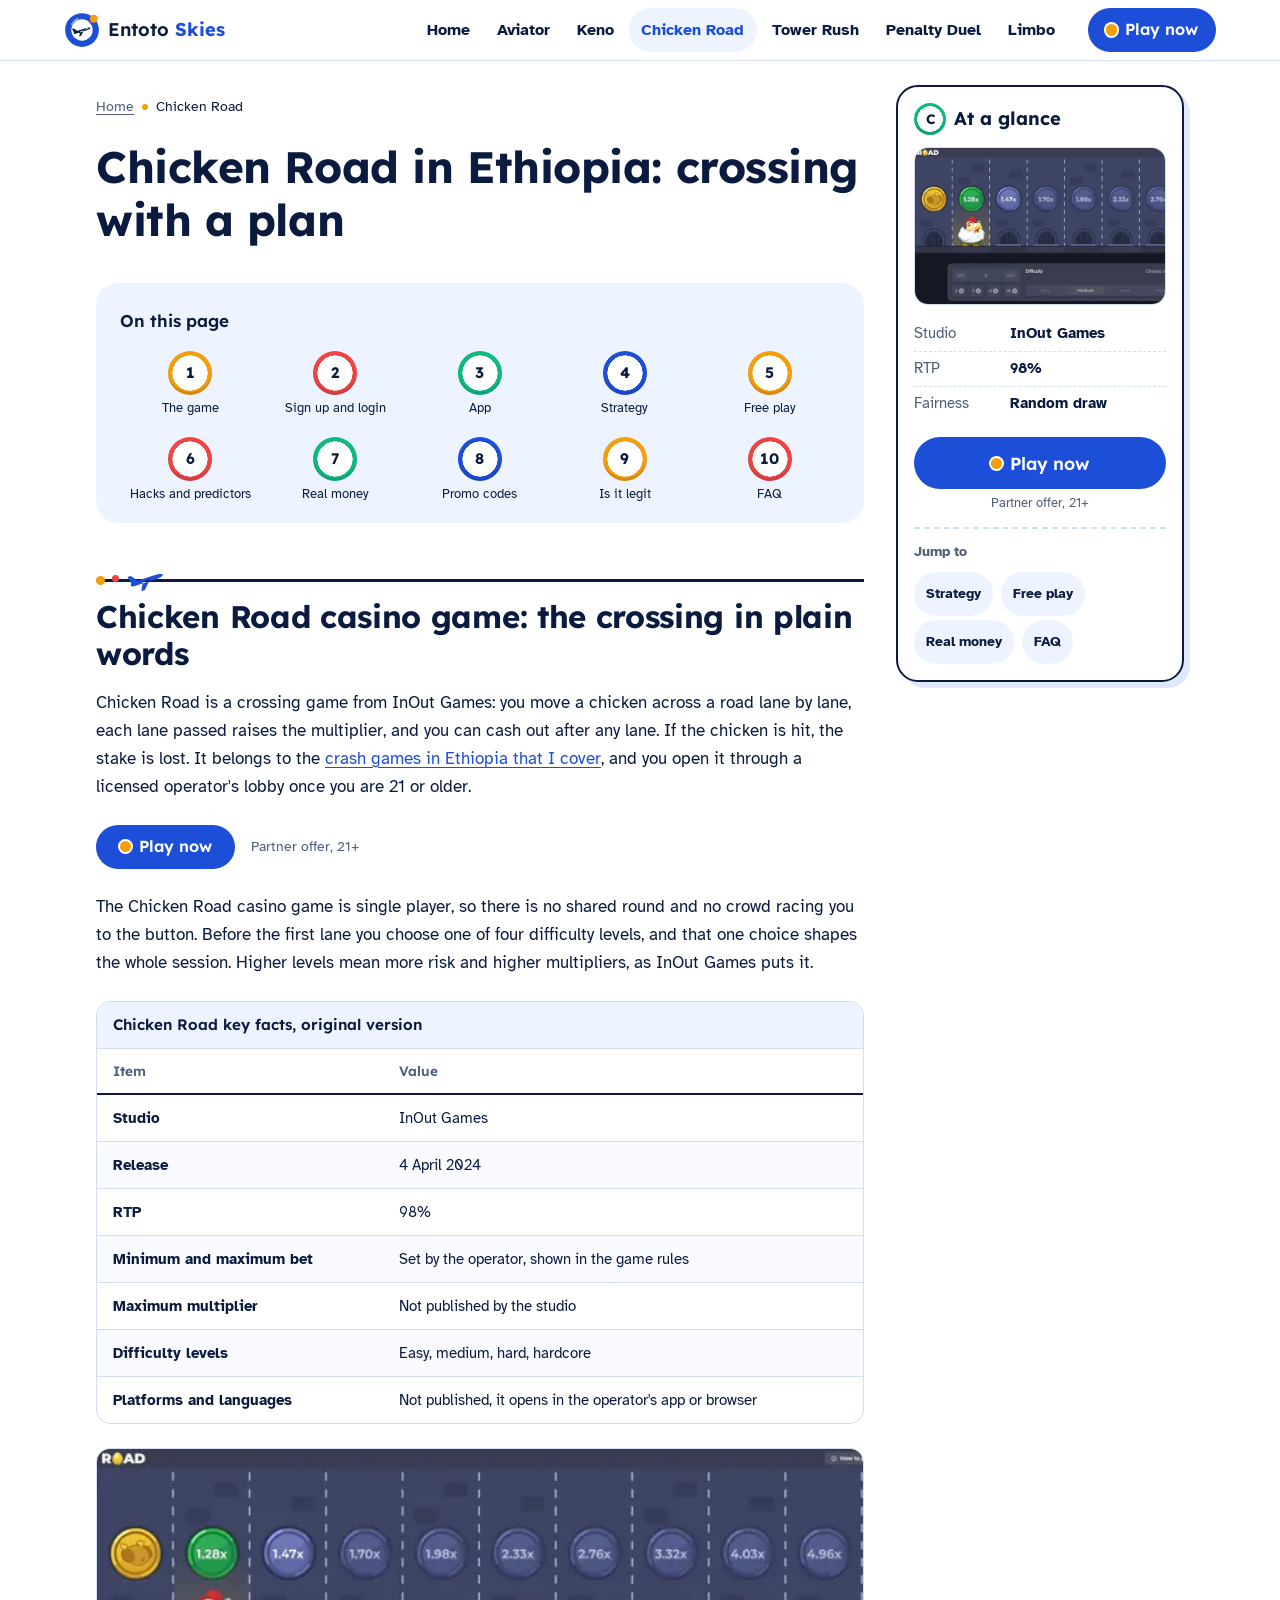
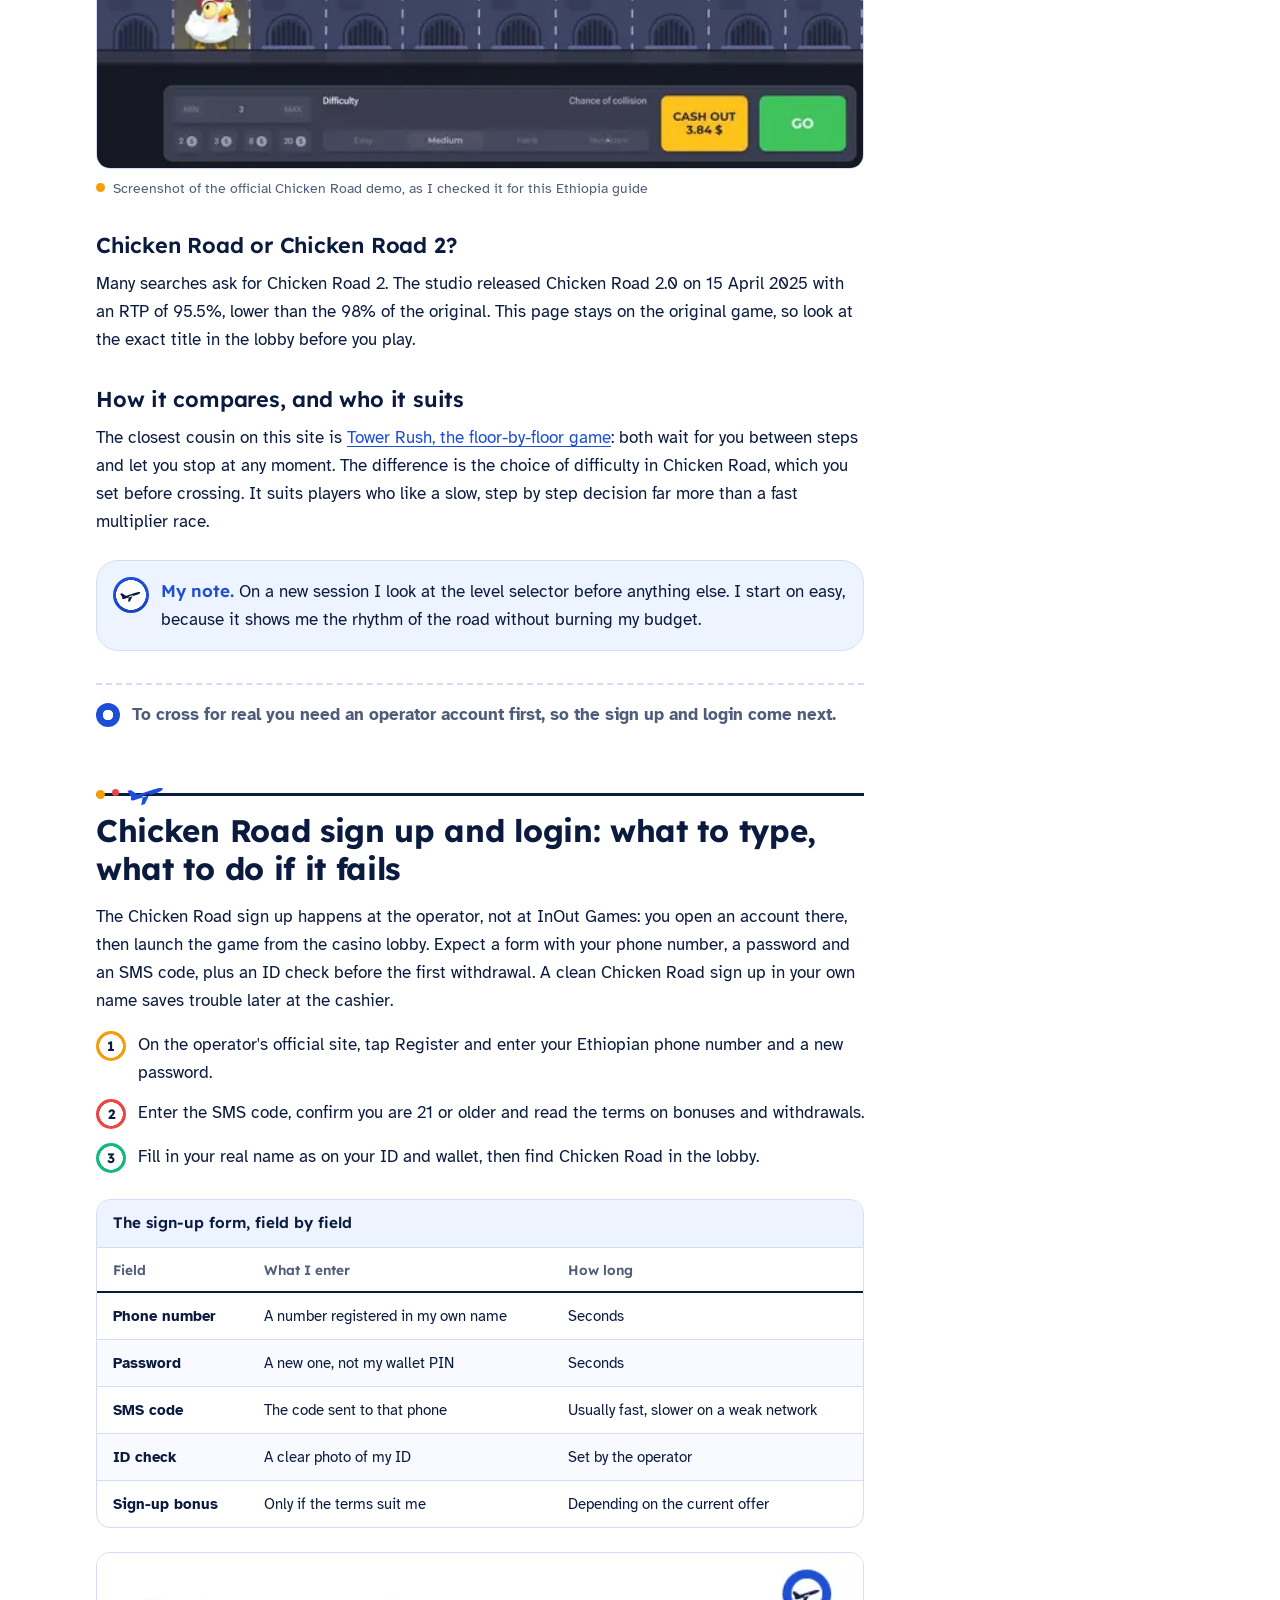
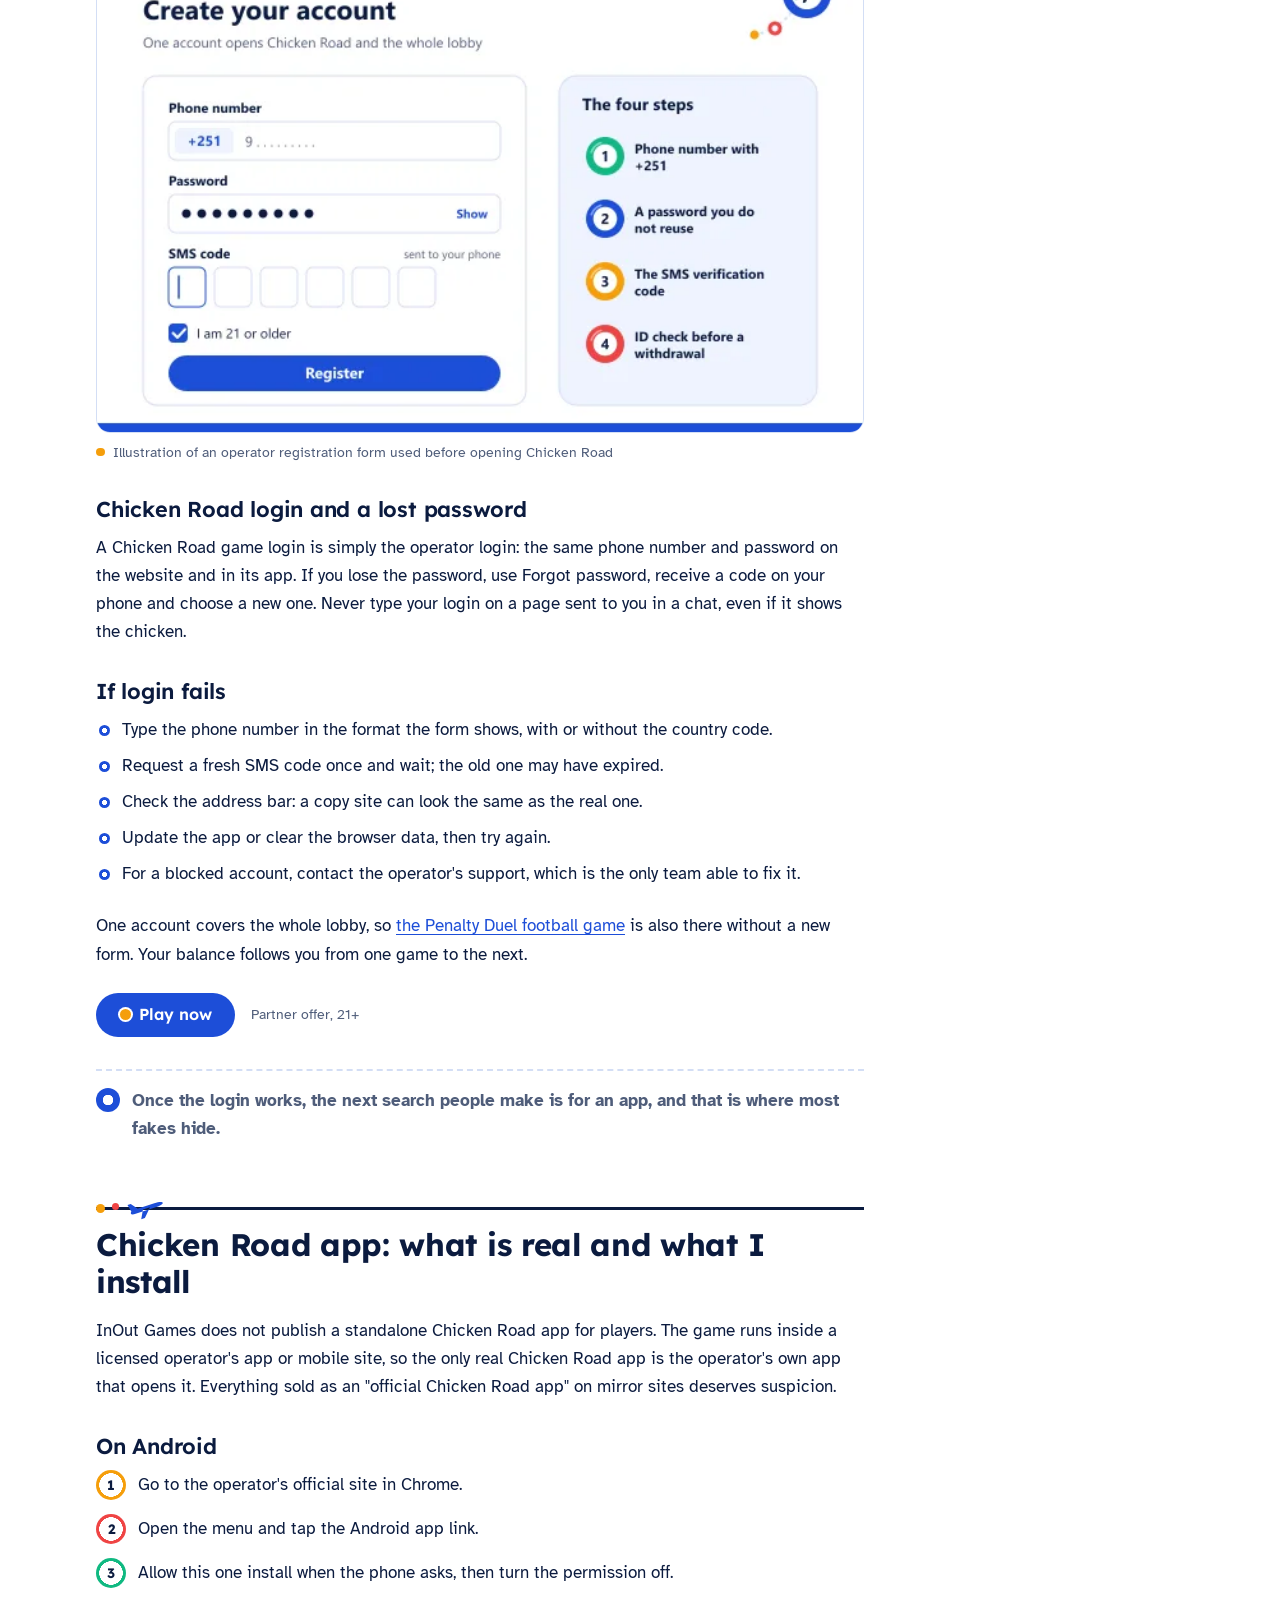
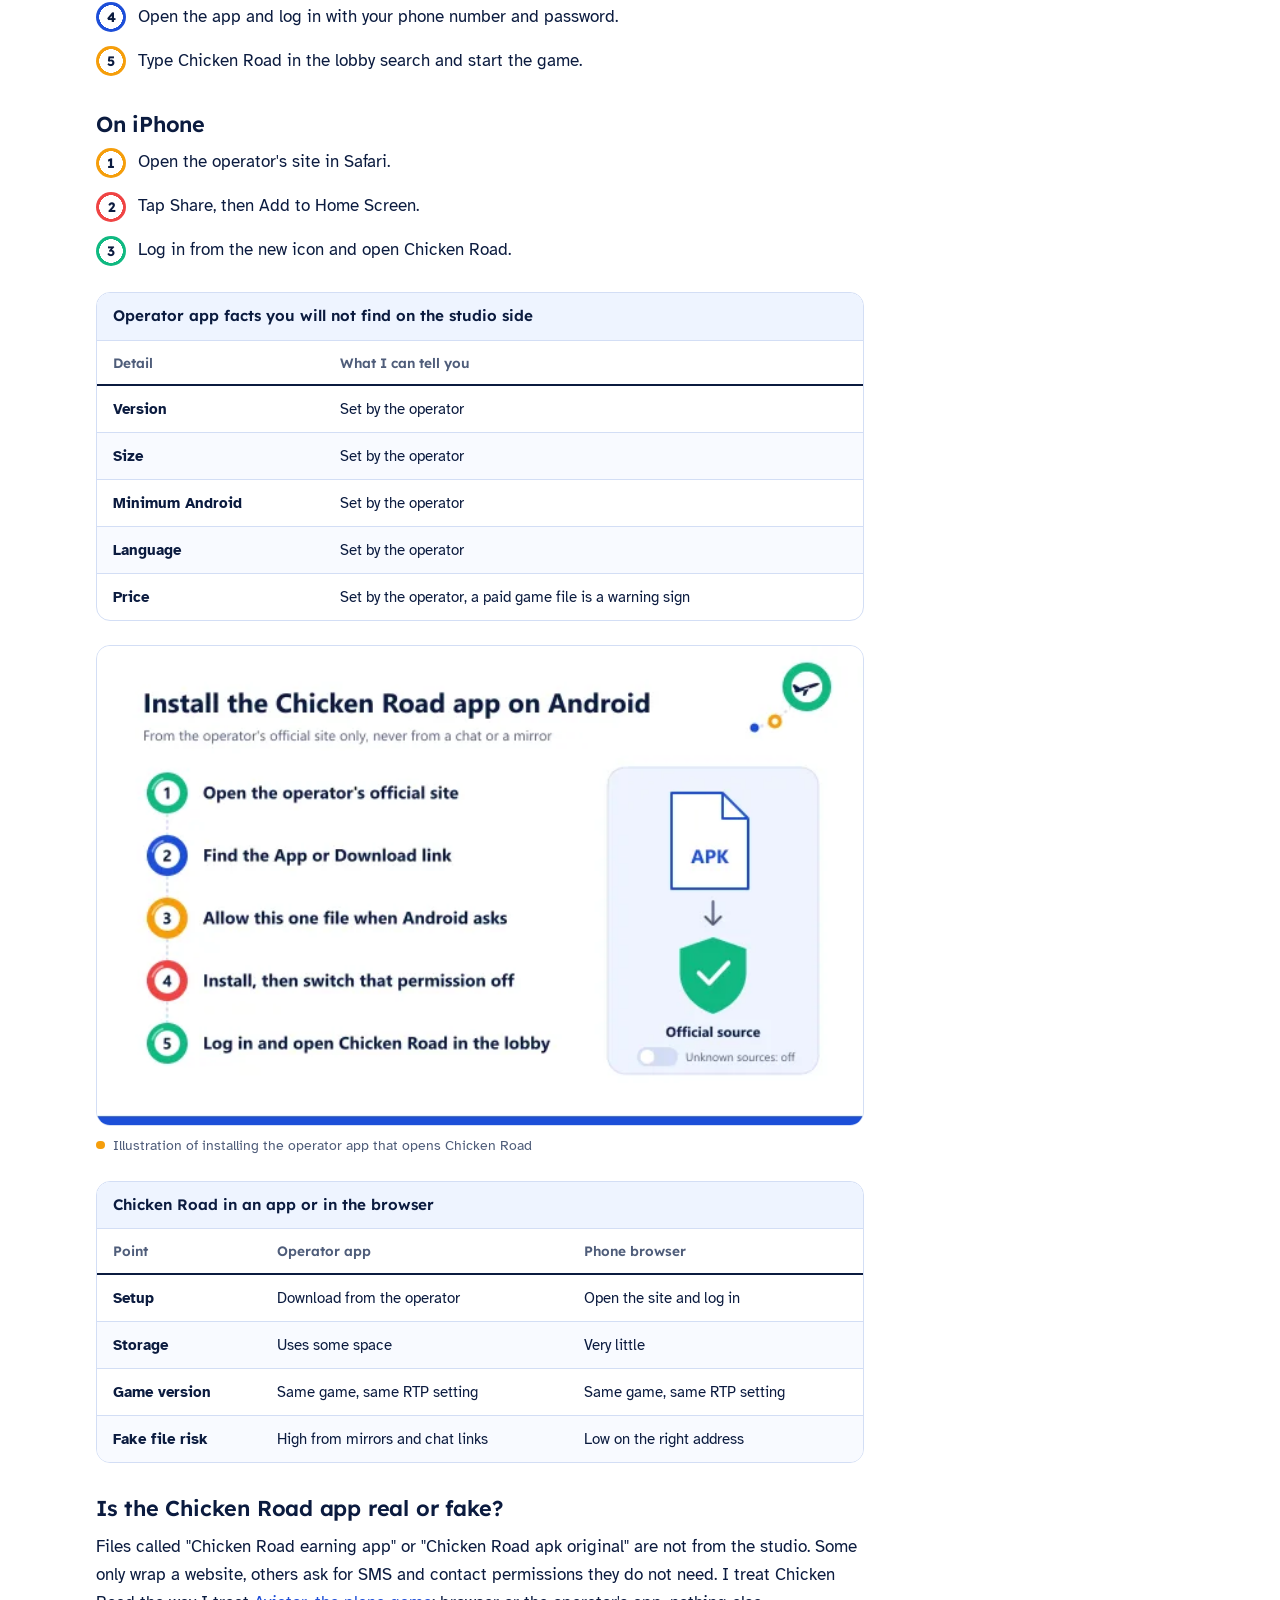
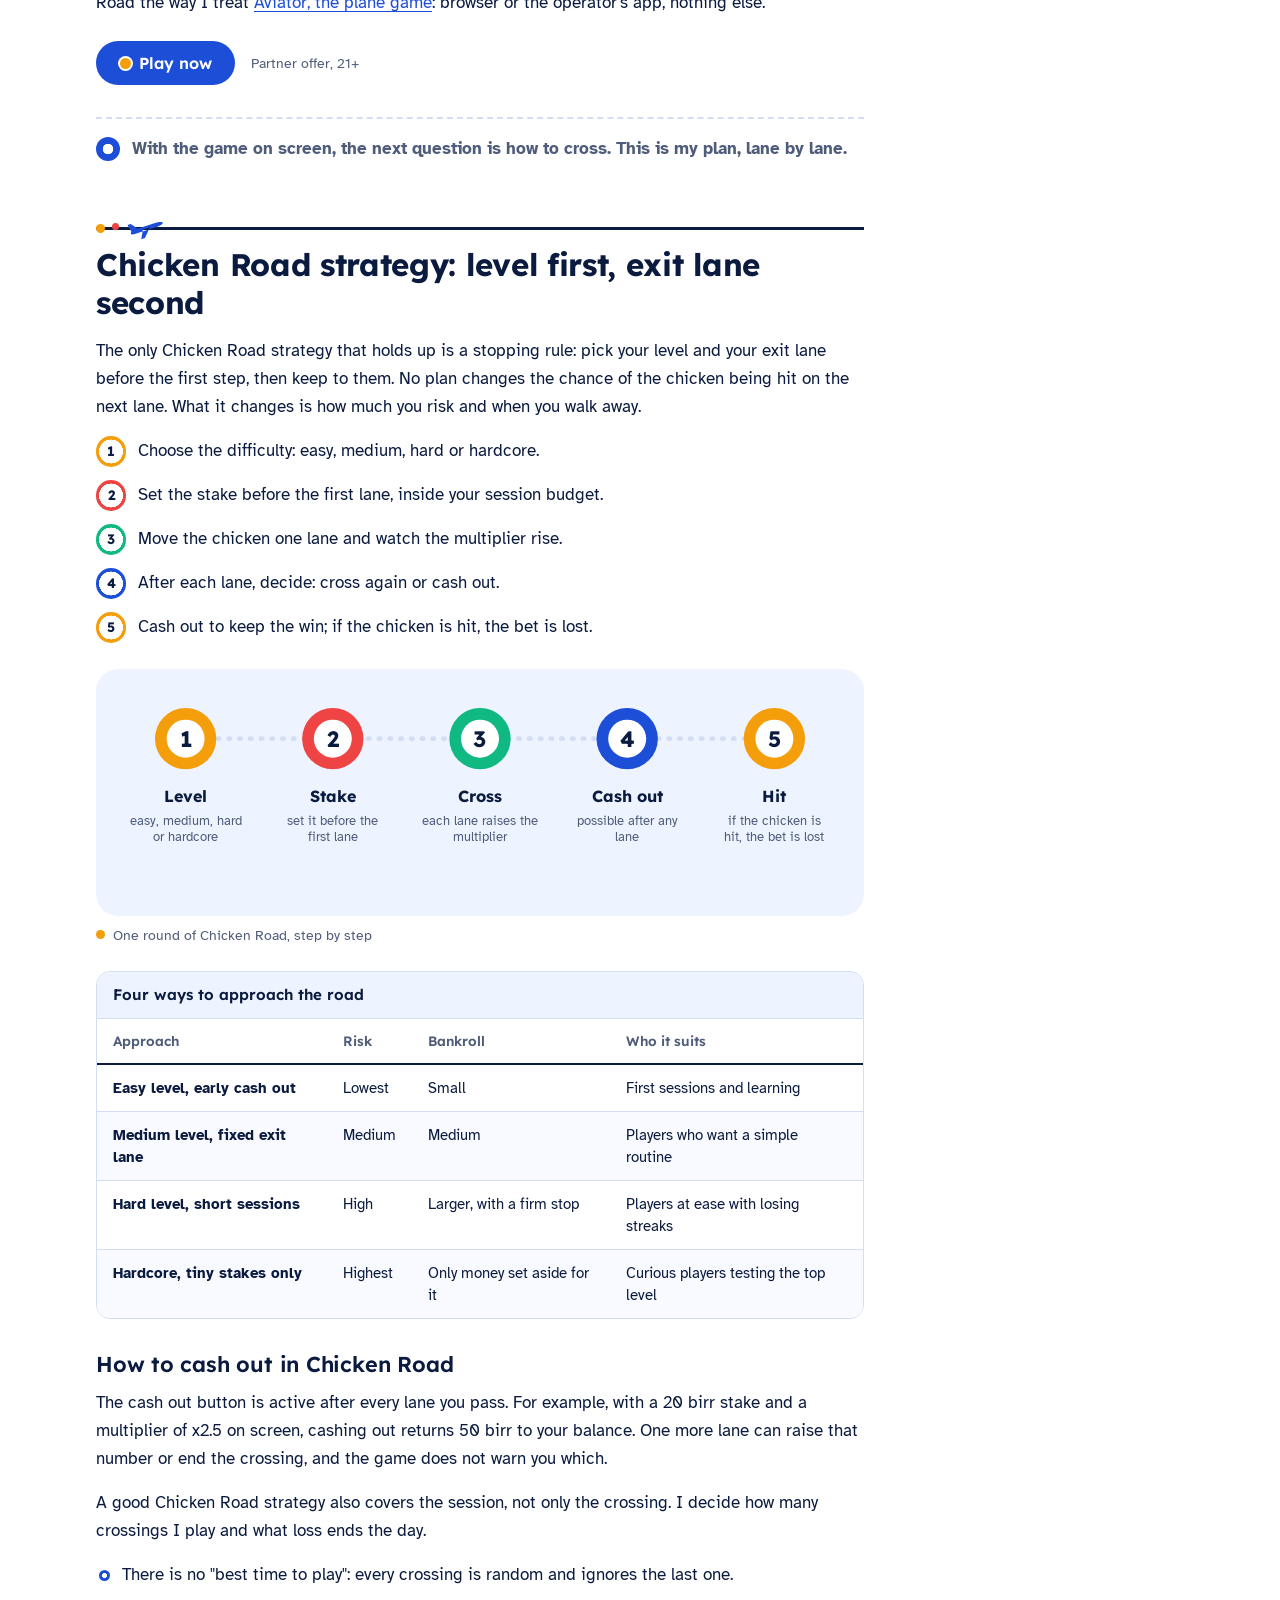
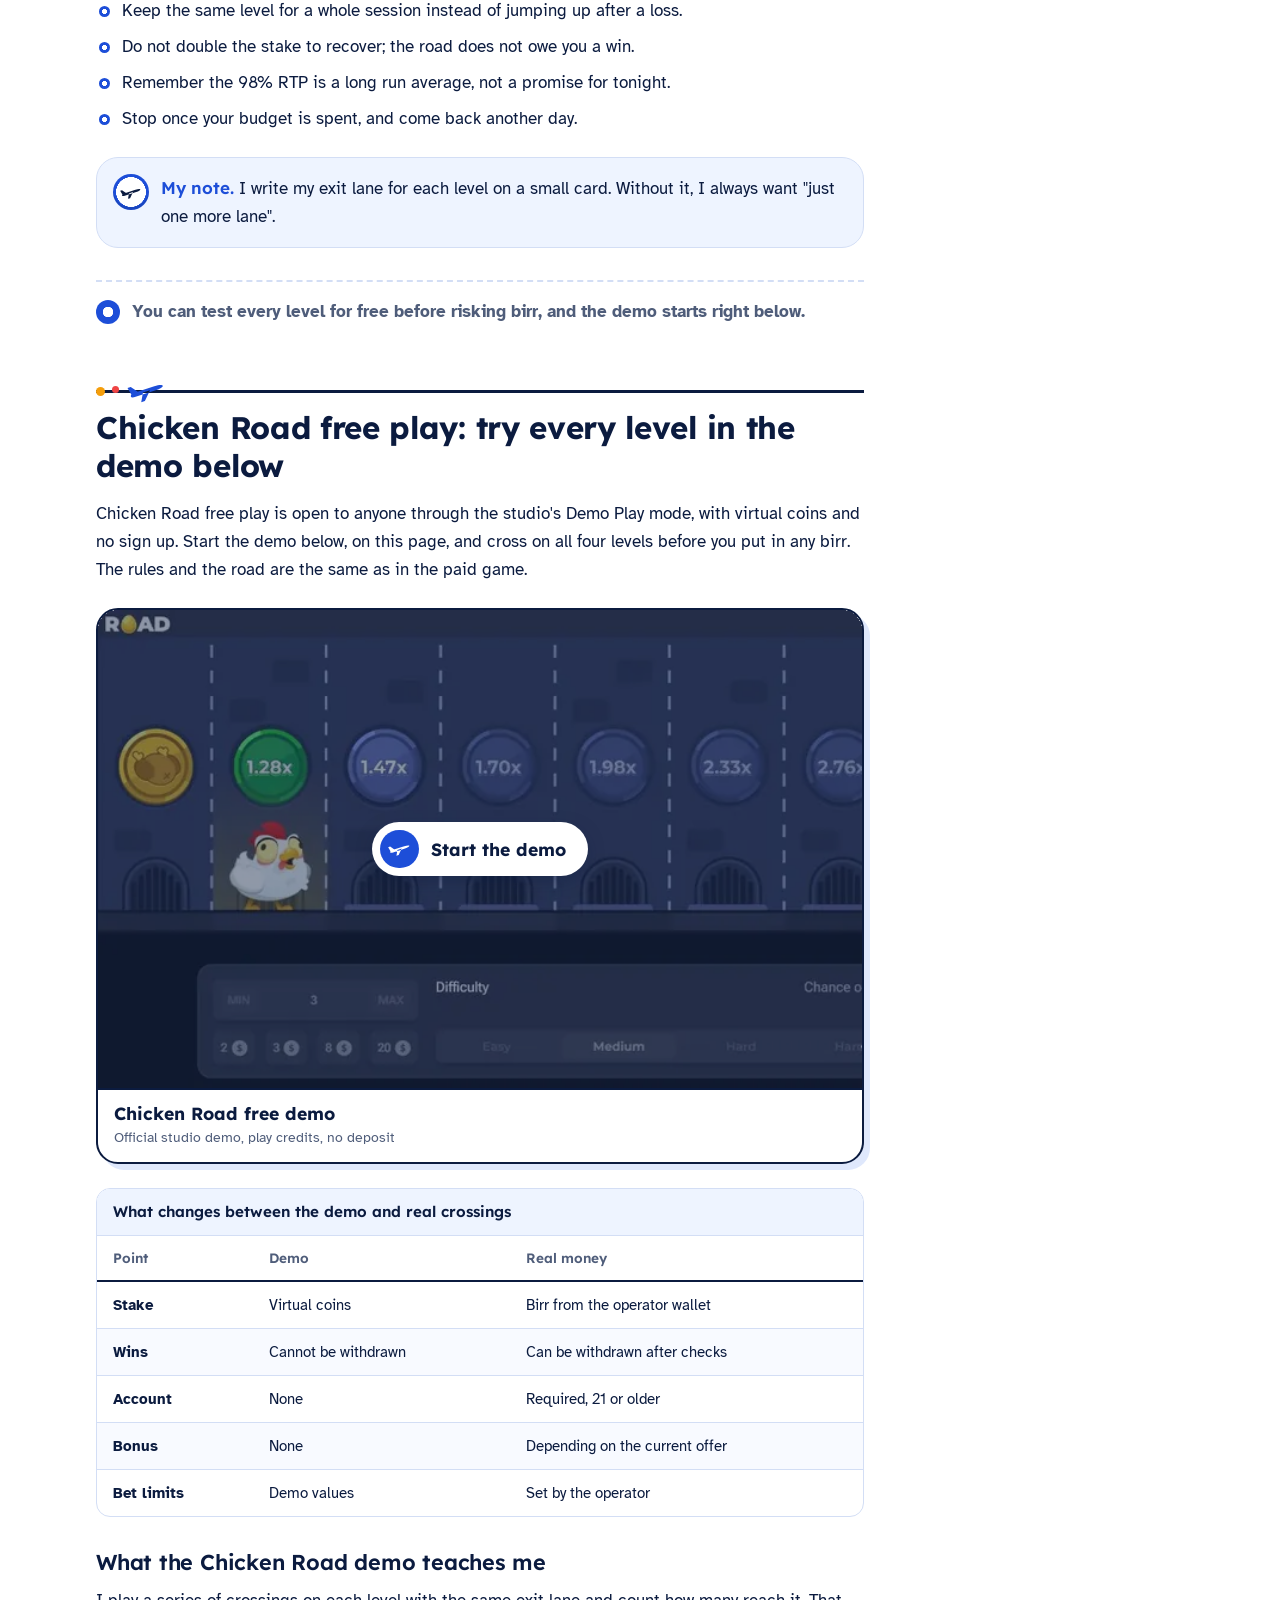
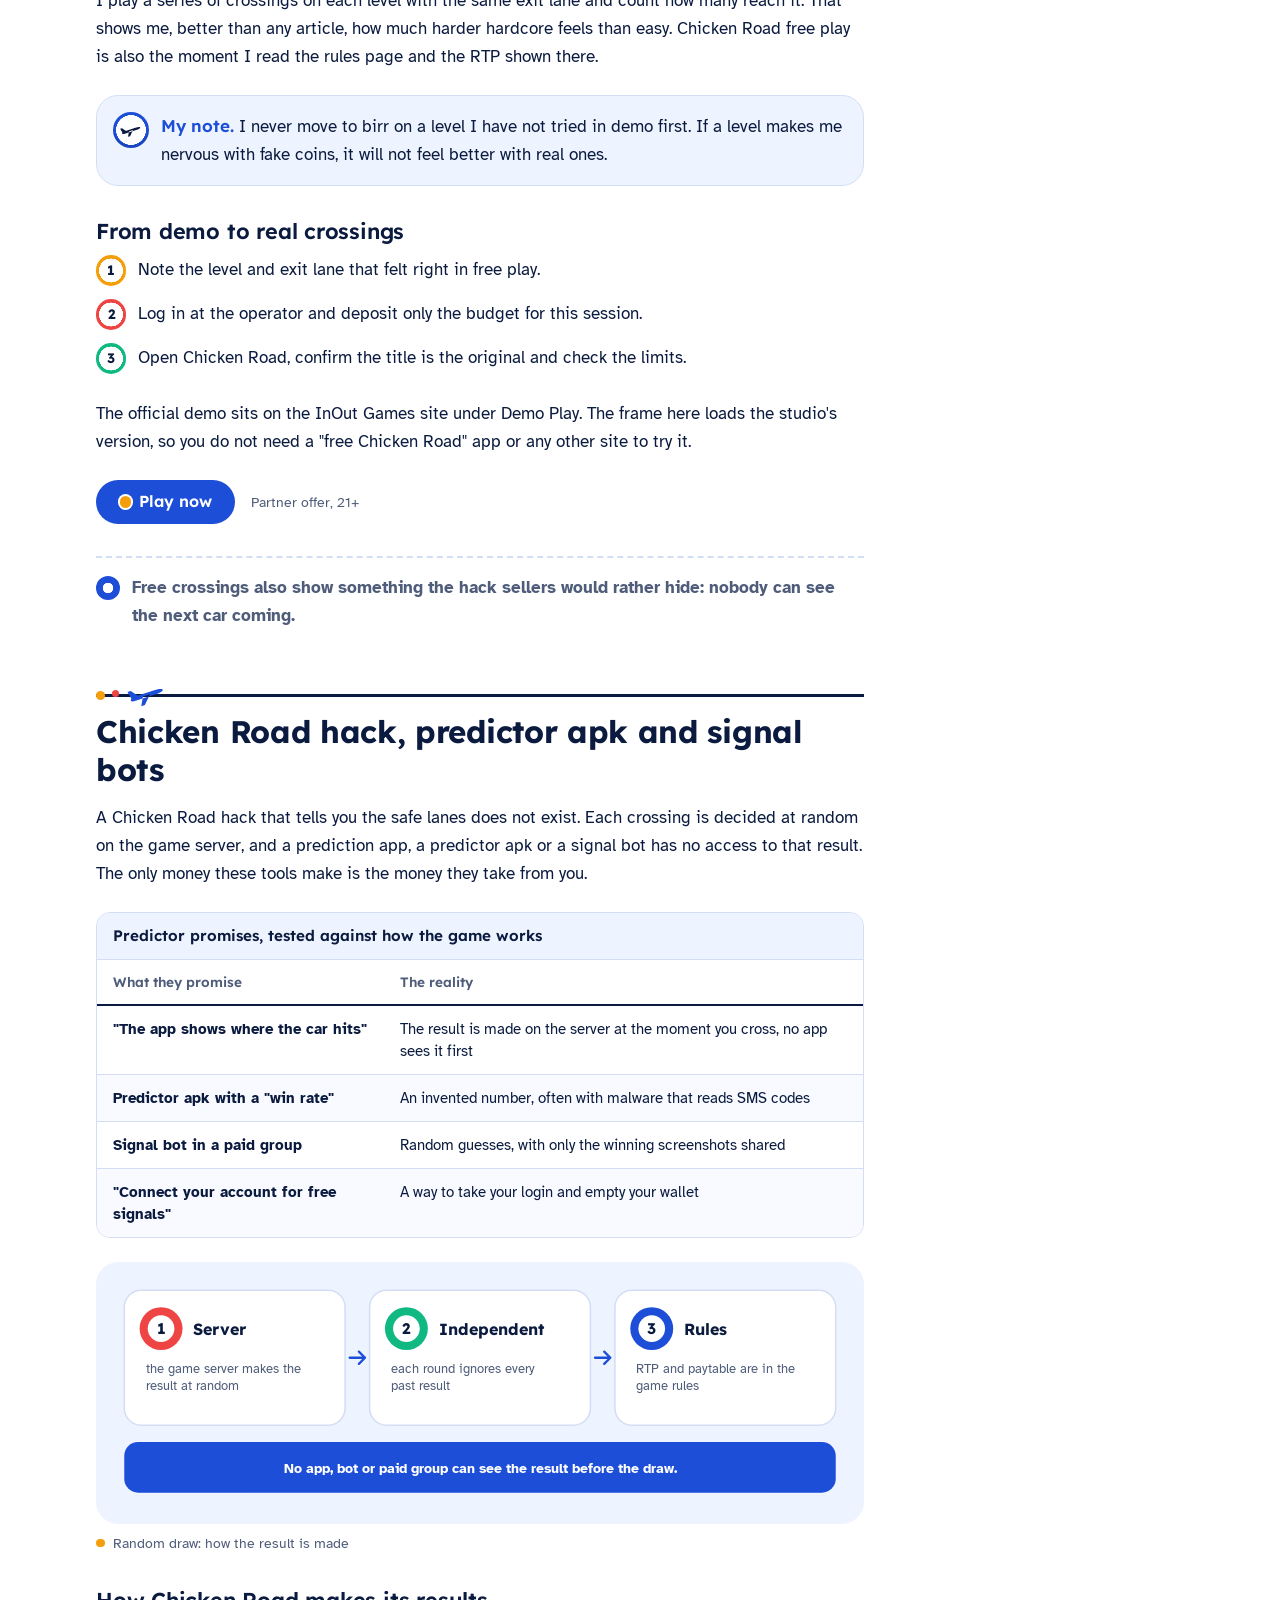
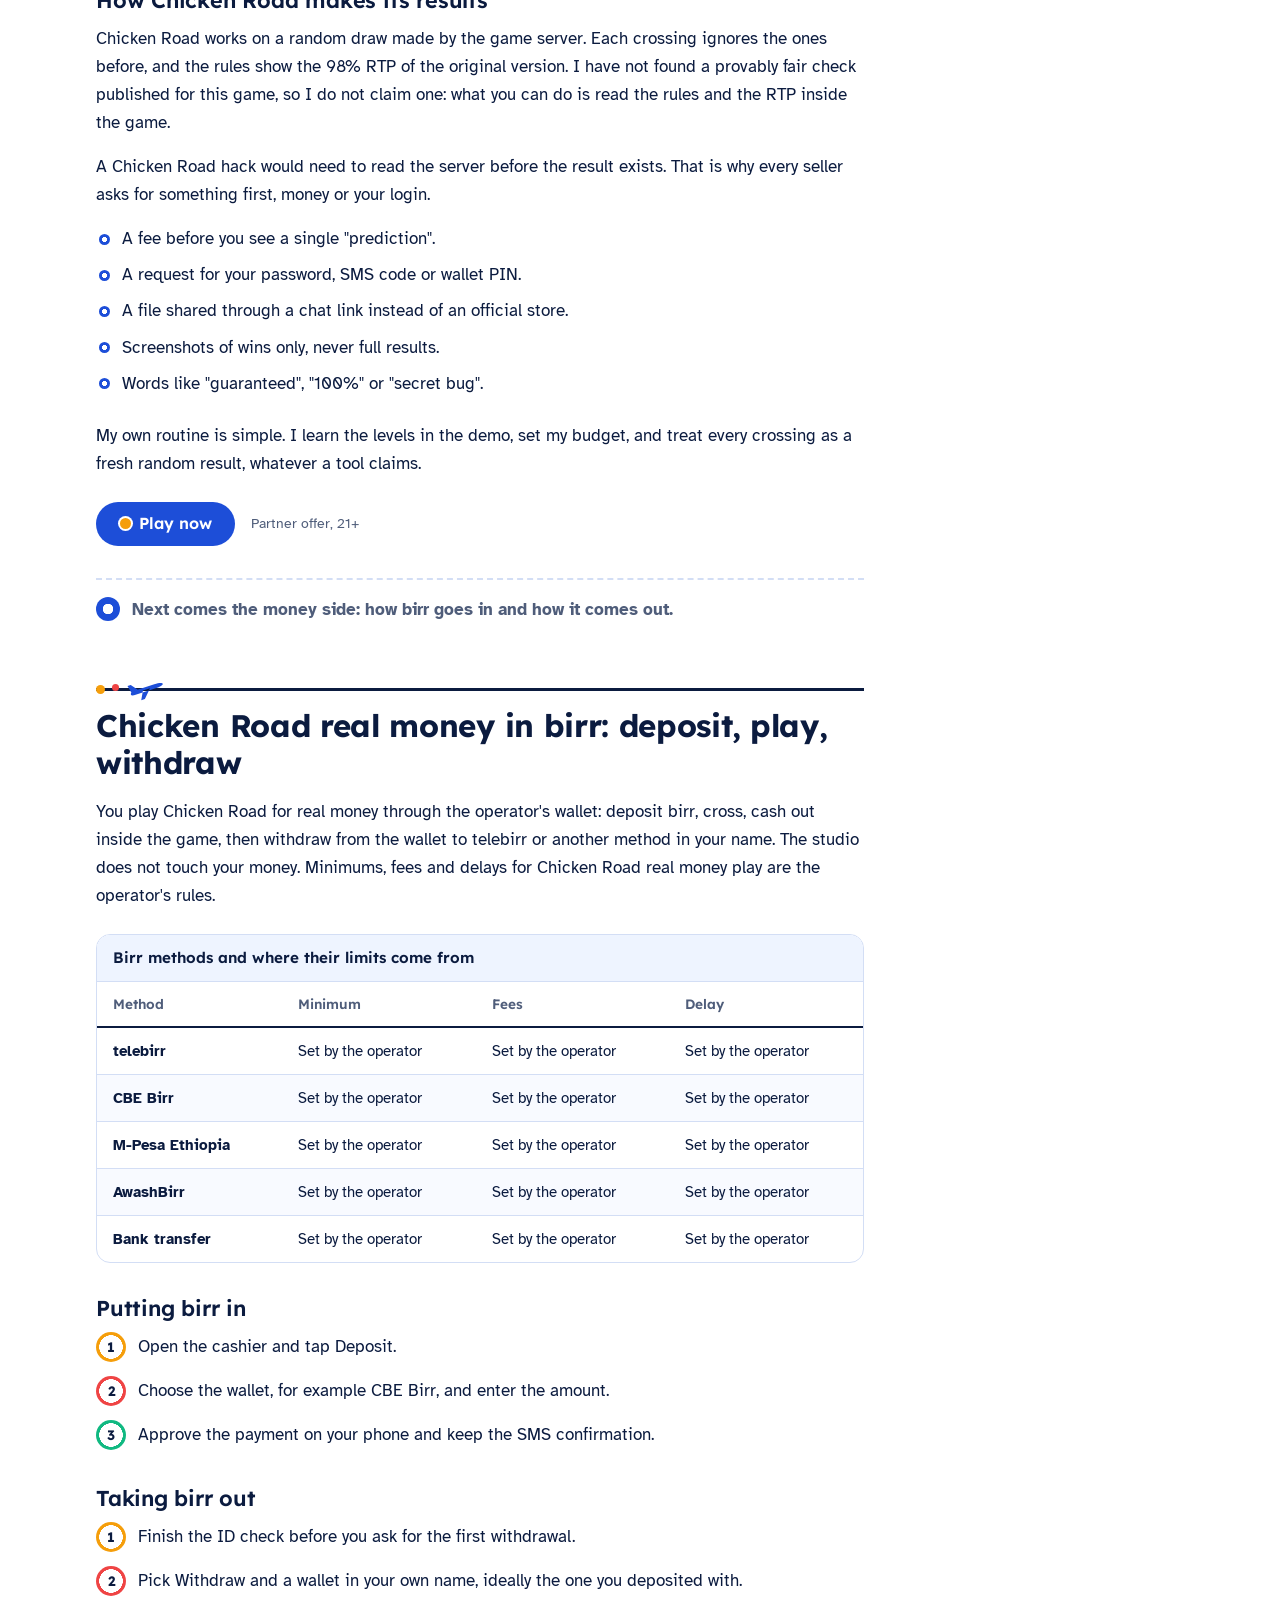
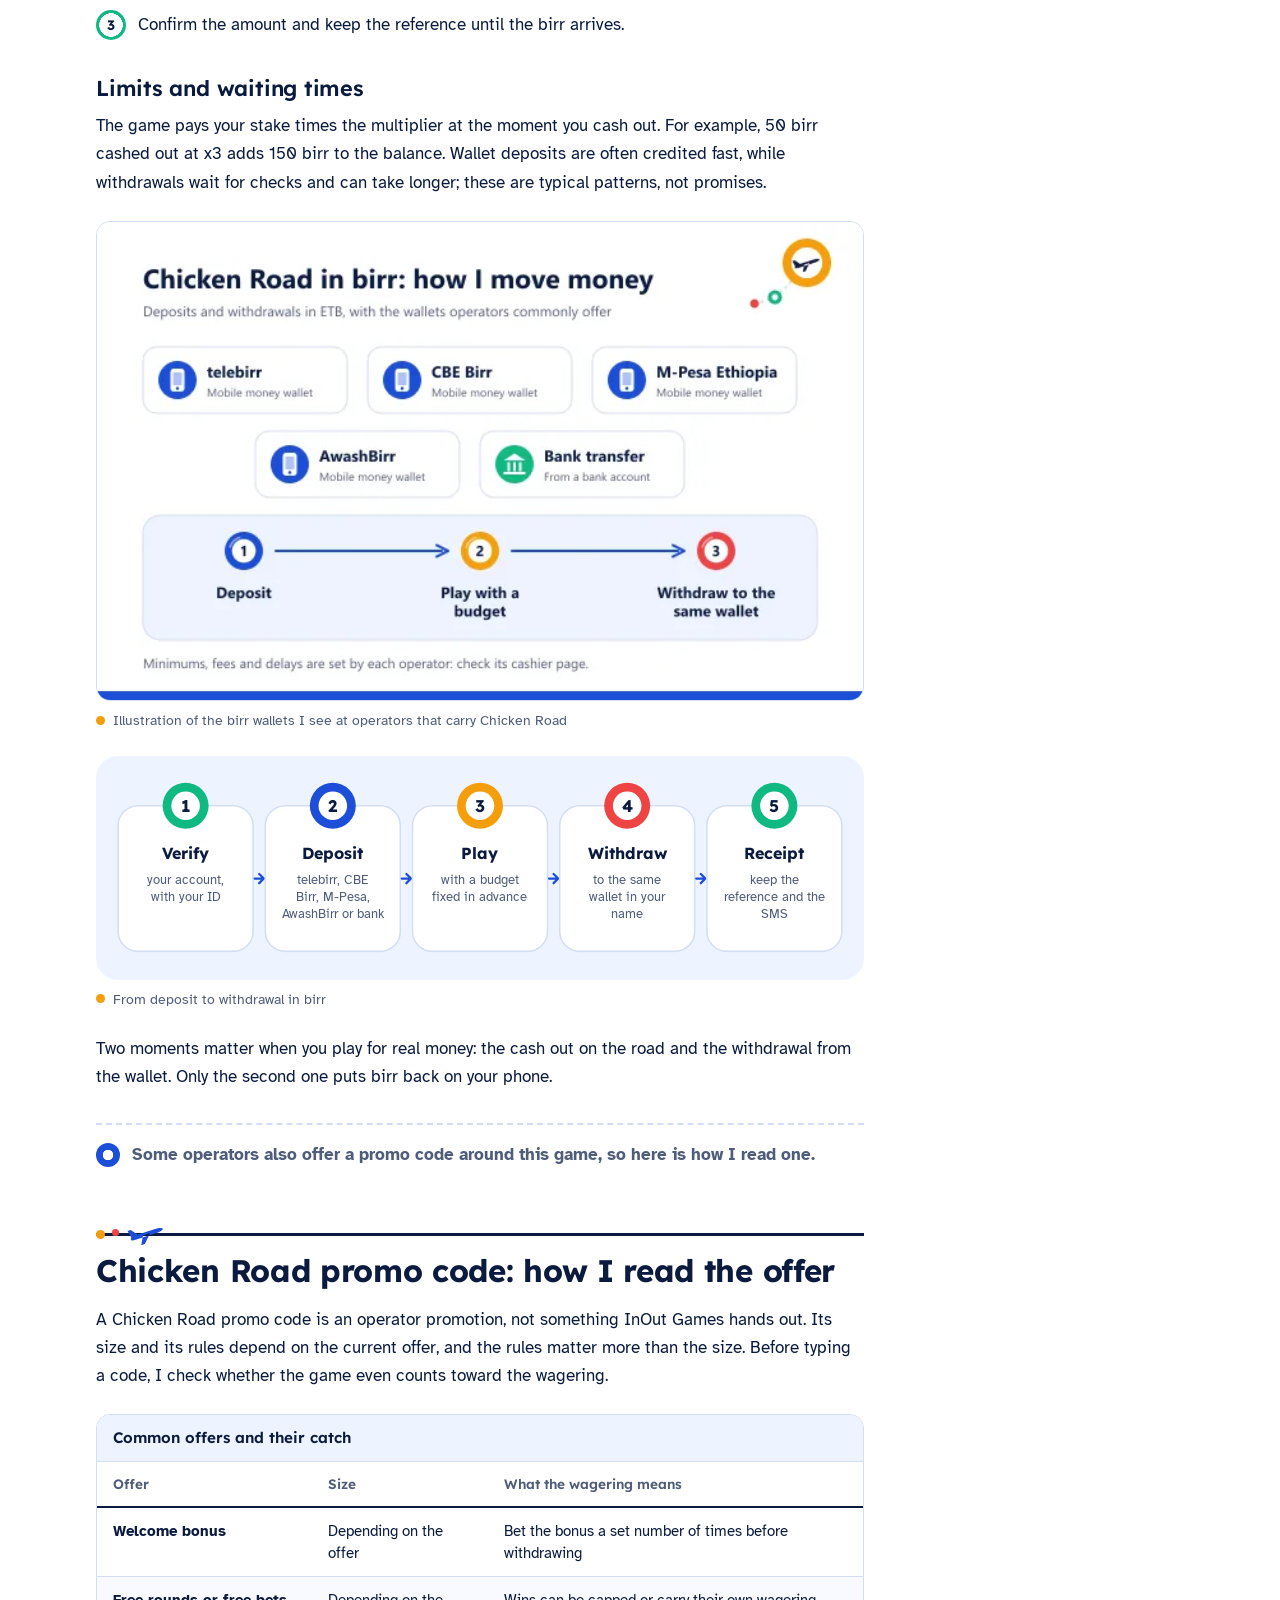
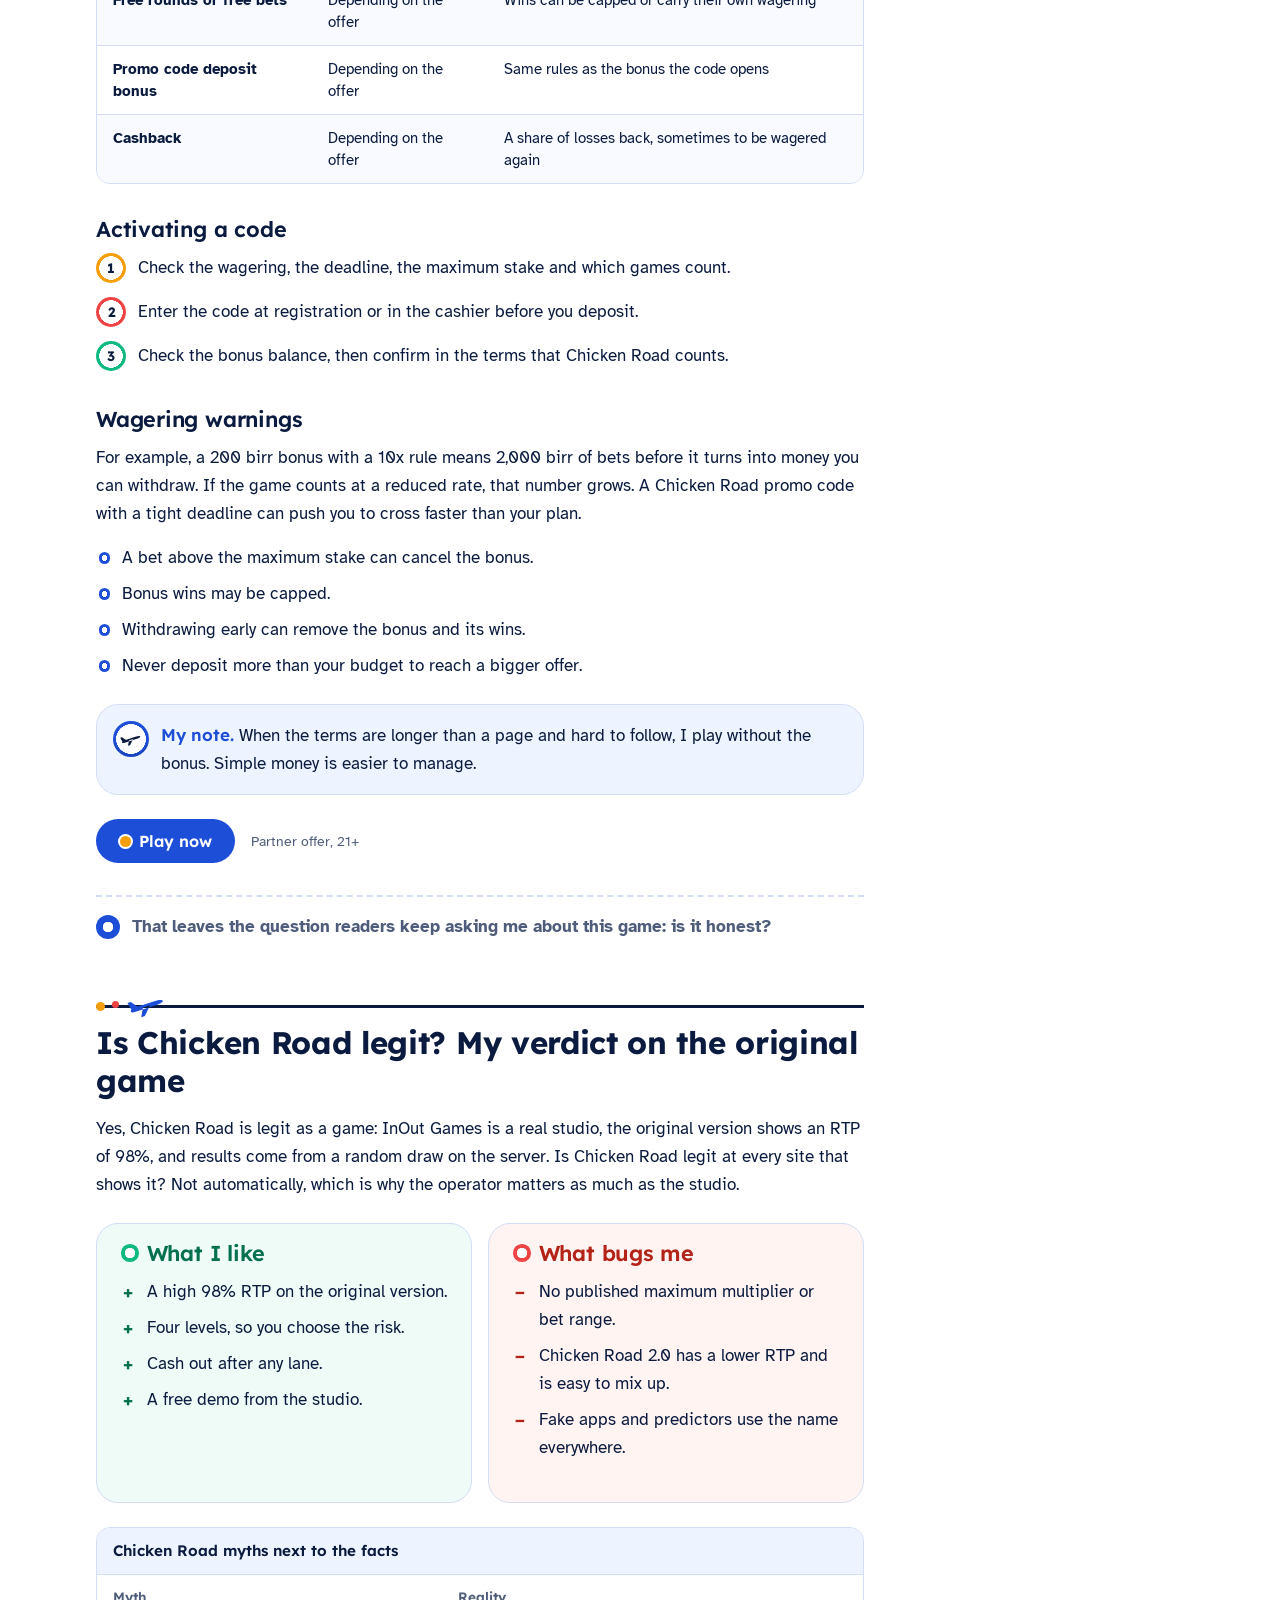
<file: chicken-road/index.html>
<!doctype html>
<html lang="en">
<head>
<meta charset="utf-8">
<meta name="viewport" content="width=device-width, initial-scale=1">
<title>Chicken Road in Ethiopia 2026: lanes, demo, app and birr</title>
<meta name="description" content="Chicken Road in Ethiopia from a player&#x27;s notebook: the four levels, how to cash out, the free demo, sign up, birr payments and why predictors fail. Read first.">
<meta name="robots" content="index, follow, max-image-preview:large">
<link rel="canonical" href="https://aviatorguide.github.io/chicken-road/"><link rel="alternate" hreflang="en-ET" href="https://aviatorguide.github.io/chicken-road/"><link rel="alternate" hreflang="x-default" href="https://aviatorguide.github.io/chicken-road/">
<meta property="og:type" content="article">
<meta property="og:site_name" content="Entoto Skies">
<meta property="og:locale" content="en_ET">
<meta property="og:title" content="Chicken Road in Ethiopia 2026: lanes, demo, app and birr">
<meta property="og:description" content="Chicken Road in Ethiopia from a player&#x27;s notebook: the four levels, how to cash out, the free demo, sign up, birr payments and why predictors fail. Read first.">
<meta property="og:url" content="https://aviatorguide.github.io/chicken-road/">
<meta property="og:image" content="https://aviatorguide.github.io/assets/img/entoto-skies-aviator-ethiopia.webp?u=1">
<meta property="og:image:width" content="1200">
<meta property="og:image:height" content="630">
<meta name="twitter:card" content="summary_large_image">
<link rel="icon" href="/mark.svg" type="image/svg+xml"><link rel="icon" href="/favicon.ico" sizes="48x48"><link rel="icon" href="/favicon-48.png" type="image/png" sizes="48x48"><link rel="apple-touch-icon" href="/apple-touch-icon.png">
<meta name="theme-color" content="#1d4ed8">
<link rel="preload" href="/assets/fonts/eb-atk-regular.woff2" as="font" type="font/woff2" crossorigin>
<link rel="stylesheet" href="/assets/css/skies.css?u=1">
<script type="application/ld+json">{"@context":"https://schema.org","@type":"BreadcrumbList","itemListElement":[{"@type":"ListItem","position":1,"name":"Home","item":"https://aviatorguide.github.io/"},{"@type":"ListItem","position":2,"name":"Chicken Road","item":"https://aviatorguide.github.io/chicken-road/"}]}</script><script type="application/ld+json">{"@context":"https://schema.org","@type":"FAQPage","mainEntity":[{"@type":"Question","name":"What is the Chicken Road game?","acceptedAnswer":{"@type":"Answer","text":"It is an InOut Games crossing game released on 4 April 2024. A chicken crosses lane by lane, the multiplier rises with each lane, and you can cash out after any lane or lose the stake if the chicken is hit."}},{"@type":"Question","name":"What is the difference between Chicken Road and Chicken Road 2?","acceptedAnswer":{"@type":"Answer","text":"Chicken Road 2.0 came out on 15 April 2025 with an RTP of 95.5%. The original Chicken Road shows 98%, so check the exact title in the lobby."}},{"@type":"Question","name":"Is there an official Chicken Road app?","acceptedAnswer":{"@type":"Answer","text":"InOut Games publishes no standalone player app. You open the game inside a licensed operator's app or mobile site, and you install only the operator's file from its official site."}},{"@type":"Question","name":"Where can I play the Chicken Road demo?","acceptedAnswer":{"@type":"Answer","text":"Right on this page, in the free play block. It loads the studio's Demo Play version with virtual coins, so you need no account and no deposit."}},{"@type":"Question","name":"Which difficulty level should I choose?","acceptedAnswer":{"@type":"Answer","text":"Easy has the lowest risk and medium, hard and hardcore add risk with higher multipliers. I start on easy in the demo and only move up once a level feels calm."}},{"@type":"Question","name":"Do Chicken Road predictor apps or signal bots work?","acceptedAnswer":{"@type":"Answer","text":"No. Each crossing is a random result made on the server, so no app, bot or paid group can see it first. They are scams that take a fee, your login or both."}},{"@type":"Question","name":"What is the maximum win in Chicken Road?","acceptedAnswer":{"@type":"Answer","text":"The studio does not publish a maximum multiplier or bet range. Look at the rules and limits screen inside the game at your operator, where those values are set."}},{"@type":"Question","name":"How old do I need to be to play Chicken Road for money?","acceptedAnswer":{"@type":"Answer","text":"The minimum age in Ethiopia is 21. Pick an operator that shows its licence and terms, verify your account and fix a budget before the first crossing."}}]}</script><script type="application/ld+json">{"@context":"https://schema.org","@type":"HowTo","name":"How to play a Chicken Road crossing","url":"https://aviatorguide.github.io/chicken-road/#play","step":[{"@type":"HowToStep","position":1,"text":"Choose the difficulty: easy, medium, hard or hardcore."},{"@type":"HowToStep","position":2,"text":"Set the stake before the first lane, inside your session budget."},{"@type":"HowToStep","position":3,"text":"Move the chicken one lane and watch the multiplier rise."},{"@type":"HowToStep","position":4,"text":"After each lane, decide: cross again or cash out."},{"@type":"HowToStep","position":5,"text":"Cash out to keep the win; if the chicken is hit, the bet is lost."}]}</script><script type="application/ld+json">{"@context":"https://schema.org","@type":"HowTo","name":"How to install the operator app for Chicken Road on Android","url":"https://aviatorguide.github.io/chicken-road/#app","step":[{"@type":"HowToStep","position":1,"text":"Go to the operator's official site in Chrome."},{"@type":"HowToStep","position":2,"text":"Open the menu and tap the Android app link."},{"@type":"HowToStep","position":3,"text":"Allow this one install when the phone asks, then turn the permission off."},{"@type":"HowToStep","position":4,"text":"Open the app and log in with your phone number and password."},{"@type":"HowToStep","position":5,"text":"Type Chicken Road in the lobby search and start the game."}]}</script><script type="application/ld+json">{"@context":"https://schema.org","@type":"SoftwareApplication","name":"Chicken Road (mobile version)","applicationCategory":"GameApplication","operatingSystem":"Android, iOS","inLanguage":"en","offers":{"@type":"Offer","price":"0","priceCurrency":"ETB"},"review":{"@type":"Review","author":{"@type":"Organization","name":"Entoto Skies"},"reviewRating":{"@type":"Rating","ratingValue":"4.3","bestRating":"5","worstRating":"1"},"reviewBody":"A clear crossing game with a 98% RTP and four risk levels, marked down for unpublished limits and confusion with Chicken Road 2.0."}}</script>
</head>
<body>
<a class="eb-skip" href="#eb-main">Skip to content</a>
<header class="eb-top"><div class="eb-top__in">
<a class="eb-logo" href="/"><img src="/mark.svg" width="40" height="40" alt=""><span>Entoto <b>Skies</b></span></a>
<nav class="eb-nav" aria-label="Main navigation"><ul><li><a href="/">Home</a></li><li><a href="/aviator/">Aviator</a></li><li><a href="/keno/">Keno</a></li><li><a href="/chicken-road/" aria-current="page">Chicken Road</a></li><li><a href="/tower-rush/">Tower Rush</a></li><li><a href="/penalty-duel/">Penalty Duel</a></li><li><a href="/limbo/">Limbo</a></li></ul></nav>
<a class="eb-btn eb-btn--play eb-top__play" href="/go/skies/?utm_source=et2&amp;utm_medium=site&amp;utm_content=chicken-road-header" rel="nofollow sponsored">Play now</a>
<details class="eb-menu"><summary><span class="eb-menu__icon" aria-hidden="true"></span>Menu</summary>
<nav aria-label="Menu"><ul><li><a href="/">Home</a></li><li><a href="/aviator/">Aviator</a></li><li><a href="/keno/">Keno</a></li><li><a href="/chicken-road/" aria-current="page">Chicken Road</a></li><li><a href="/tower-rush/">Tower Rush</a></li><li><a href="/penalty-duel/">Penalty Duel</a></li><li><a href="/limbo/">Limbo</a></li></ul></nav></details>
</div></header>
<main id="eb-main">
<div class="eb-game"><div class="eb-col eb-head eb-game__head"><nav class="eb-crumbs" aria-label="Breadcrumbs"><ol><li><a href="/">Home</a></li><li aria-current="page">Chicken Road</li></ol></nav>
<h1>Chicken Road in Ethiopia: crossing with a plan</h1></div>
<aside class="eb-sheet" aria-labelledby="eb-sheet-t"><div class="eb-sheet__in"><p class="eb-sheet__title" id="eb-sheet-t"><span class="eb-ball eb-ball--g" aria-hidden="true">C</span>At a glance</p><img class="eb-sheet__img" src="/assets/img/chicken-road-game-card-et.webp?u=1" srcset="/assets/img/chicken-road-icon-et.webp?u=1 112w, /assets/img/chicken-road-game-card-et.webp?u=1 640w" sizes="(min-width: 64rem) 16rem, 5.5rem" width="640" height="400" alt="Chicken Road game card for players in Ethiopia: the chicken crossing the road lane by lane" decoding="async"><dl class="eb-sheet__facts"><div><dt>Studio</dt><dd>InOut Games</dd></div><div><dt>RTP</dt><dd>98%</dd></div><div class="eb-sheet__fair"><dt>Fairness</dt><dd>Random draw</dd></div></dl><div class="eb-sheet__act"><a class="eb-btn eb-btn--play" href="/go/skies/?utm_source=et2&amp;utm_medium=site&amp;utm_content=chicken-road-sheet" rel="nofollow sponsored">Play now</a><p class="eb-sheet__sub">Partner offer, 21+</p></div><nav class="eb-sheet__jump" aria-label="Jump to"><p>Jump to</p><ul><li><a href="#play">Strategy</a></li><li><a href="#free">Free play</a></li><li><a href="#money">Real money</a></li><li><a href="#faq">FAQ</a></li></ul></nav></div></aside>
<div class="eb-game__main"><div class="eb-col"><nav class="eb-toc" aria-label="On this page"><p class="eb-toc__title">On this page</p><ol><li><a href="#game"><span class="eb-ball eb-ball--a">1</span><span class="eb-toc__label">The game</span></a></li><li><a href="#login"><span class="eb-ball eb-ball--r">2</span><span class="eb-toc__label">Sign up and login</span></a></li><li><a href="#app"><span class="eb-ball eb-ball--g">3</span><span class="eb-toc__label">App</span></a></li><li><a href="#play"><span class="eb-ball eb-ball--b">4</span><span class="eb-toc__label">Strategy</span></a></li><li><a href="#free"><span class="eb-ball eb-ball--a">5</span><span class="eb-toc__label">Free play</span></a></li><li><a href="#numbers"><span class="eb-ball eb-ball--r">6</span><span class="eb-toc__label">Hacks and predictors</span></a></li><li><a href="#money"><span class="eb-ball eb-ball--g">7</span><span class="eb-toc__label">Real money</span></a></li><li><a href="#bonus"><span class="eb-ball eb-ball--b">8</span><span class="eb-toc__label">Promo codes</span></a></li><li><a href="#verdict"><span class="eb-ball eb-ball--a">9</span><span class="eb-toc__label">Is it legit</span></a></li><li><a href="#faq"><span class="eb-ball eb-ball--r">10</span><span class="eb-toc__label">FAQ</span></a></li></ol></nav></div>
<div class="eb-col eb-prose">
<section id="game" class="eb-block"><h2>Chicken Road casino game: the crossing in plain words</h2>
<p>Chicken Road is a crossing game from InOut Games: you move a chicken across a road lane by lane, each lane passed raises the multiplier, and you can cash out after any lane. If the chicken is hit, the stake is lost. It belongs to the <a href="/">crash games in Ethiopia that I cover</a>, and you open it through a licensed operator's lobby once you are 21 or older.</p>
<div class="eb-cta"><a class="eb-btn eb-btn--play" href="/go/skies/?utm_source=et2&amp;utm_medium=site&amp;utm_content=chicken-road-game" rel="nofollow sponsored">Play now</a><span class="eb-cta__sub">Partner offer, 21+</span></div>
<p>The Chicken Road casino game is single player, so there is no shared round and no crowd racing you to the button. Before the first lane you choose one of four difficulty levels, and that one choice shapes the whole session. Higher levels mean more risk and higher multipliers, as InOut Games puts it.</p>
<div class="eb-table eb-table--s" tabindex="0" role="region" aria-label="Chicken Road key facts, original version"><table>
<caption>Chicken Road key facts, original version</caption>
<thead><tr><th scope="col">Item</th><th scope="col">Value</th></tr></thead>
<tbody>
<tr><th scope="row">Studio</th><td>InOut Games</td></tr>
<tr><th scope="row">Release</th><td>4 April 2024</td></tr>
<tr><th scope="row">RTP</th><td>98%</td></tr>
<tr><th scope="row">Minimum and maximum bet</th><td>Set by the operator, shown in the game rules</td></tr>
<tr><th scope="row">Maximum multiplier</th><td>Not published by the studio</td></tr>
<tr><th scope="row">Difficulty levels</th><td>Easy, medium, hard, hardcore</td></tr>
<tr><th scope="row">Platforms and languages</th><td>Not published, it opens in the operator's app or browser</td></tr>
</tbody>
</table></div>
<figure class="eb-fig"><img src="/assets/img/chicken-road-demo-screenshot-ethiopia.webp?u=1" srcset="/assets/img/chicken-road-demo-screenshot-ethiopia-600.webp?u=1 600w, /assets/img/chicken-road-demo-screenshot-ethiopia.webp?u=1 1200w" sizes="(min-width: 52rem) 48rem, calc(100vw - 2rem)" width="1200" height="500" alt="Chicken Road casino game demo with the chicken waiting at the first lane and the multiplier above the road, for players in Ethiopia" loading="lazy" decoding="async"><figcaption>Screenshot of the official Chicken Road demo, as I checked it for this Ethiopia guide</figcaption></figure>
<h3>Chicken Road or Chicken Road 2?</h3>
<p>Many searches ask for Chicken Road 2. The studio released Chicken Road 2.0 on 15 April 2025 with an RTP of 95.5%, lower than the 98% of the original. This page stays on the original game, so look at the exact title in the lobby before you play.</p>
<h3>How it compares, and who it suits</h3>
<p>The closest cousin on this site is <a href="/tower-rush/">Tower Rush, the floor-by-floor game</a>: both wait for you between steps and let you stop at any moment. The difference is the choice of difficulty in Chicken Road, which you set before crossing. It suits players who like a slow, step by step decision far more than a fast multiplier race.</p>
<aside class="my-note"><p><strong>My note.</strong> On a new session I look at the level selector before anything else. I start on easy, because it shows me the rhythm of the road without burning my budget.</p></aside>
<p class="next-up">To cross for real you need an operator account first, so the sign up and login come next.</p></section>
<section id="login" class="eb-block"><h2>Chicken Road sign up and login: what to type, what to do if it fails</h2>
<p>The Chicken Road sign up happens at the operator, not at InOut Games: you open an account there, then launch the game from the casino lobby. Expect a form with your phone number, a password and an SMS code, plus an ID check before the first withdrawal. A clean Chicken Road sign up in your own name saves trouble later at the cashier.</p>
<ol>
<li>On the operator's official site, tap Register and enter your Ethiopian phone number and a new password.</li>
<li>Enter the SMS code, confirm you are 21 or older and read the terms on bonuses and withdrawals.</li>
<li>Fill in your real name as on your ID and wallet, then find Chicken Road in the lobby.</li>
</ol>
<div class="eb-table eb-table--m" tabindex="0" role="region" aria-label="The sign-up form, field by field"><table>
<caption>The sign-up form, field by field</caption>
<thead><tr><th scope="col">Field</th><th scope="col">What I enter</th><th scope="col">How long</th></tr></thead>
<tbody>
<tr><th scope="row">Phone number</th><td>A number registered in my own name</td><td>Seconds</td></tr>
<tr><th scope="row">Password</th><td>A new one, not my wallet PIN</td><td>Seconds</td></tr>
<tr><th scope="row">SMS code</th><td>The code sent to that phone</td><td>Usually fast, slower on a weak network</td></tr>
<tr><th scope="row">ID check</th><td>A clear photo of my ID</td><td>Set by the operator</td></tr>
<tr><th scope="row">Sign-up bonus</th><td>Only if the terms suit me</td><td>Depending on the current offer</td></tr>
</tbody>
</table></div>
<figure class="eb-fig"><img src="/assets/img/chicken-road-register-ethiopia.webp?u=1" srcset="/assets/img/chicken-road-register-ethiopia-600.webp?u=1 600w, /assets/img/chicken-road-register-ethiopia.webp?u=1 1200w" sizes="(min-width: 52rem) 48rem, calc(100vw - 2rem)" width="1200" height="750" alt="Illustration of a Chicken Road sign up screen on a phone, with phone number, password and SMS code fields for a player in Ethiopia" loading="lazy" decoding="async"><figcaption>Illustration of an operator registration form used before opening Chicken Road</figcaption></figure>
<h3>Chicken Road login and a lost password</h3>
<p>A Chicken Road game login is simply the operator login: the same phone number and password on the website and in its app. If you lose the password, use Forgot password, receive a code on your phone and choose a new one. Never type your login on a page sent to you in a chat, even if it shows the chicken.</p>
<h3>If login fails</h3>
<ul>
<li>Type the phone number in the format the form shows, with or without the country code.</li>
<li>Request a fresh SMS code once and wait; the old one may have expired.</li>
<li>Check the address bar: a copy site can look the same as the real one.</li>
<li>Update the app or clear the browser data, then try again.</li>
<li>For a blocked account, contact the operator's support, which is the only team able to fix it.</li>
</ul>
<p>One account covers the whole lobby, so <a href="/penalty-duel/">the Penalty Duel football game</a> is also there without a new form. Your balance follows you from one game to the next.</p>
<div class="eb-cta"><a class="eb-btn eb-btn--play" href="/go/skies/?utm_source=et2&amp;utm_medium=site&amp;utm_content=chicken-road-login" rel="nofollow sponsored">Play now</a><span class="eb-cta__sub">Partner offer, 21+</span></div>
<p class="next-up">Once the login works, the next search people make is for an app, and that is where most fakes hide.</p></section>
<section id="app" class="eb-block"><h2>Chicken Road app: what is real and what I install</h2>
<p>InOut Games does not publish a standalone Chicken Road app for players. The game runs inside a licensed operator's app or mobile site, so the only real Chicken Road app is the operator's own app that opens it. Everything sold as an "official Chicken Road app" on mirror sites deserves suspicion.</p>
<h3>On Android</h3>
<ol>
<li>Go to the operator's official site in Chrome.</li>
<li>Open the menu and tap the Android app link.</li>
<li>Allow this one install when the phone asks, then turn the permission off.</li>
<li>Open the app and log in with your phone number and password.</li>
<li>Type Chicken Road in the lobby search and start the game.</li>
</ol>
<h3>On iPhone</h3>
<ol>
<li>Open the operator's site in Safari.</li>
<li>Tap Share, then Add to Home Screen.</li>
<li>Log in from the new icon and open Chicken Road.</li>
</ol>
<div class="eb-table eb-table--s" tabindex="0" role="region" aria-label="Operator app facts you will not find on the studio side"><table>
<caption>Operator app facts you will not find on the studio side</caption>
<thead><tr><th scope="col">Detail</th><th scope="col">What I can tell you</th></tr></thead>
<tbody>
<tr><th scope="row">Version</th><td>Set by the operator</td></tr>
<tr><th scope="row">Size</th><td>Set by the operator</td></tr>
<tr><th scope="row">Minimum Android</th><td>Set by the operator</td></tr>
<tr><th scope="row">Language</th><td>Set by the operator</td></tr>
<tr><th scope="row">Price</th><td>Set by the operator, a paid game file is a warning sign</td></tr>
</tbody>
</table></div>
<figure class="eb-fig"><img src="/assets/img/chicken-road-app-install-ethiopia.webp?u=1" srcset="/assets/img/chicken-road-app-install-ethiopia-600.webp?u=1 600w, /assets/img/chicken-road-app-install-ethiopia.webp?u=1 1200w" sizes="(min-width: 52rem) 48rem, calc(100vw - 2rem)" width="1200" height="750" alt="Illustration of the safe way to get the Chicken Road app in Ethiopia: operator site, Android install prompt, then the game lobby" loading="lazy" decoding="async"><figcaption>Illustration of installing the operator app that opens Chicken Road</figcaption></figure>
<div class="eb-table eb-table--m" tabindex="0" role="region" aria-label="Chicken Road in an app or in the browser"><table>
<caption>Chicken Road in an app or in the browser</caption>
<thead><tr><th scope="col">Point</th><th scope="col">Operator app</th><th scope="col">Phone browser</th></tr></thead>
<tbody>
<tr><th scope="row">Setup</th><td>Download from the operator</td><td>Open the site and log in</td></tr>
<tr><th scope="row">Storage</th><td>Uses some space</td><td>Very little</td></tr>
<tr><th scope="row">Game version</th><td>Same game, same RTP setting</td><td>Same game, same RTP setting</td></tr>
<tr><th scope="row">Fake file risk</th><td>High from mirrors and chat links</td><td>Low on the right address</td></tr>
</tbody>
</table></div>
<h3>Is the Chicken Road app real or fake?</h3>
<p>Files called "Chicken Road earning app" or "Chicken Road apk original" are not from the studio. Some only wrap a website, others ask for SMS and contact permissions they do not need. I treat Chicken Road the way I treat <a href="/aviator/">Aviator, the plane game</a>: browser or the operator's app, nothing else.</p>
<div class="eb-cta"><a class="eb-btn eb-btn--play" href="/go/skies/?utm_source=et2&amp;utm_medium=site&amp;utm_content=chicken-road-app" rel="nofollow sponsored">Play now</a><span class="eb-cta__sub">Partner offer, 21+</span></div>
<p class="next-up">With the game on screen, the next question is how to cross. This is my plan, lane by lane.</p></section>
<section id="play" class="eb-block"><h2>Chicken Road strategy: level first, exit lane second</h2>
<p>The only Chicken Road strategy that holds up is a stopping rule: pick your level and your exit lane before the first step, then keep to them. No plan changes the chance of the chicken being hit on the next lane. What it changes is how much you risk and when you walk away.</p>
<ol>
<li>Choose the difficulty: easy, medium, hard or hardcore.</li>
<li>Set the stake before the first lane, inside your session budget.</li>
<li>Move the chicken one lane and watch the multiplier rise.</li>
<li>After each lane, decide: cross again or cash out.</li>
<li>Cash out to keep the win; if the chicken is hit, the bet is lost.</li>
</ol>
<figure class="eb-scheme eb-scheme--round"><div class="eb-scheme__box"><svg class="eb-sv eb-sv--h" role="img" aria-label="One round of Chicken Road, step by step. 1. Level: easy, medium, hard or hardcore. 2. Stake: set it before the first lane. 3. Cross: each lane raises the multiplier. 4. Cash out: possible after any lane. 5. Hit: if the chicken is hit, the bet is lost." viewBox="0 0 960 280" focusable="false"><path class="eb-sv-track" d="M96 70H864"/><circle class="eb-sv-a" cx="96" cy="70" r="40"/><circle class="eb-sv-disc" cx="96" cy="70" r="24.8"/><text class="eb-sv-num" x="96" y="80.8" text-anchor="middle" font-size="29">1</text><text class="eb-sv-label" x="96" y="152" text-anchor="middle">Level</text><text class="eb-sv-text" text-anchor="middle"><tspan x="96" y="182">easy, medium, hard</tspan><tspan x="96" y="204">or hardcore</tspan></text><circle class="eb-sv-r" cx="288" cy="70" r="40"/><circle class="eb-sv-disc" cx="288" cy="70" r="24.8"/><text class="eb-sv-num" x="288" y="80.8" text-anchor="middle" font-size="29">2</text><text class="eb-sv-label" x="288" y="152" text-anchor="middle">Stake</text><text class="eb-sv-text" text-anchor="middle"><tspan x="288" y="182">set it before the</tspan><tspan x="288" y="204">first lane</tspan></text><circle class="eb-sv-g" cx="480" cy="70" r="40"/><circle class="eb-sv-disc" cx="480" cy="70" r="24.8"/><text class="eb-sv-num" x="480" y="80.8" text-anchor="middle" font-size="29">3</text><text class="eb-sv-label" x="480" y="152" text-anchor="middle">Cross</text><text class="eb-sv-text" text-anchor="middle"><tspan x="480" y="182">each lane raises the</tspan><tspan x="480" y="204">multiplier</tspan></text><circle class="eb-sv-b" cx="672" cy="70" r="40"/><circle class="eb-sv-disc" cx="672" cy="70" r="24.8"/><text class="eb-sv-num" x="672" y="80.8" text-anchor="middle" font-size="29">4</text><text class="eb-sv-label" x="672" y="152" text-anchor="middle">Cash out</text><text class="eb-sv-text" text-anchor="middle"><tspan x="672" y="182">possible after any</tspan><tspan x="672" y="204">lane</tspan></text><circle class="eb-sv-a" cx="864" cy="70" r="40"/><circle class="eb-sv-disc" cx="864" cy="70" r="24.8"/><text class="eb-sv-num" x="864" y="80.8" text-anchor="middle" font-size="29">5</text><text class="eb-sv-label" x="864" y="152" text-anchor="middle">Hit</text><text class="eb-sv-text" text-anchor="middle"><tspan x="864" y="182">if the chicken is</tspan><tspan x="864" y="204">hit, the bet is lost</tspan></text></svg><svg class="eb-sv eb-sv--v" role="img" aria-label="One round of Chicken Road, step by step. 1. Level: easy, medium, hard or hardcore. 2. Stake: set it before the first lane. 3. Cross: each lane raises the multiplier. 4. Cash out: possible after any lane. 5. Hit: if the chicken is hit, the bet is lost." viewBox="0 0 360 428" focusable="false"><path class="eb-sv-track" d="M44 36V370"/><circle class="eb-sv-a" cx="44" cy="36" r="28"/><circle class="eb-sv-disc" cx="44" cy="36" r="17.4"/><text class="eb-sv-num" x="44" y="43.6" text-anchor="middle" font-size="20">1</text><text class="eb-sv-label" x="88" y="30">Level</text><text class="eb-sv-text"><tspan x="88" y="56">easy, medium, hard or hardcore</tspan></text><circle class="eb-sv-r" cx="44" cy="114" r="28"/><circle class="eb-sv-disc" cx="44" cy="114" r="17.4"/><text class="eb-sv-num" x="44" y="121.6" text-anchor="middle" font-size="20">2</text><text class="eb-sv-label" x="88" y="108">Stake</text><text class="eb-sv-text"><tspan x="88" y="134">set it before the first lane</tspan></text><circle class="eb-sv-g" cx="44" cy="192" r="28"/><circle class="eb-sv-disc" cx="44" cy="192" r="17.4"/><text class="eb-sv-num" x="44" y="199.6" text-anchor="middle" font-size="20">3</text><text class="eb-sv-label" x="88" y="186">Cross</text><text class="eb-sv-text"><tspan x="88" y="212">each lane raises the</tspan><tspan x="88" y="234">multiplier</tspan></text><circle class="eb-sv-b" cx="44" cy="292" r="28"/><circle class="eb-sv-disc" cx="44" cy="292" r="17.4"/><text class="eb-sv-num" x="44" y="299.6" text-anchor="middle" font-size="20">4</text><text class="eb-sv-label" x="88" y="286">Cash out</text><text class="eb-sv-text"><tspan x="88" y="312">possible after any lane</tspan></text><circle class="eb-sv-a" cx="44" cy="370" r="28"/><circle class="eb-sv-disc" cx="44" cy="370" r="17.4"/><text class="eb-sv-num" x="44" y="377.6" text-anchor="middle" font-size="20">5</text><text class="eb-sv-label" x="88" y="364">Hit</text><text class="eb-sv-text"><tspan x="88" y="390">if the chicken is hit, the bet</tspan><tspan x="88" y="412">is lost</tspan></text></svg></div><figcaption>One round of Chicken Road, step by step</figcaption></figure>
<div class="eb-table eb-table--l" tabindex="0" role="region" aria-label="Four ways to approach the road"><table>
<caption>Four ways to approach the road</caption>
<thead><tr><th scope="col">Approach</th><th scope="col">Risk</th><th scope="col">Bankroll</th><th scope="col">Who it suits</th></tr></thead>
<tbody>
<tr><th scope="row">Easy level, early cash out</th><td>Lowest</td><td>Small</td><td>First sessions and learning</td></tr>
<tr><th scope="row">Medium level, fixed exit lane</th><td>Medium</td><td>Medium</td><td>Players who want a simple routine</td></tr>
<tr><th scope="row">Hard level, short sessions</th><td>High</td><td>Larger, with a firm stop</td><td>Players at ease with losing streaks</td></tr>
<tr><th scope="row">Hardcore, tiny stakes only</th><td>Highest</td><td>Only money set aside for it</td><td>Curious players testing the top level</td></tr>
</tbody>
</table></div>
<h3>How to cash out in Chicken Road</h3>
<p>The cash out button is active after every lane you pass. For example, with a 20 birr stake and a multiplier of x2.5 on screen, cashing out returns 50 birr to your balance. One more lane can raise that number or end the crossing, and the game does not warn you which.</p>
<p>A good Chicken Road strategy also covers the session, not only the crossing. I decide how many crossings I play and what loss ends the day.</p>
<ul>
<li>There is no "best time to play": every crossing is random and ignores the last one.</li>
<li>Keep the same level for a whole session instead of jumping up after a loss.</li>
<li>Do not double the stake to recover; the road does not owe you a win.</li>
<li>Remember the 98% RTP is a long run average, not a promise for tonight.</li>
<li>Stop once your budget is spent, and come back another day.</li>
</ul>
<aside class="my-note"><p><strong>My note.</strong> I write my exit lane for each level on a small card. Without it, I always want "just one more lane".</p></aside>
<p class="next-up">You can test every level for free before risking birr, and the demo starts right below.</p></section>
<section id="free" class="eb-block"><h2>Chicken Road free play: try every level in the demo below</h2>
<p>Chicken Road free play is open to anyone through the studio's Demo Play mode, with virtual coins and no sign up. Start the demo below, on this page, and cross on all four levels before you put in any birr. The rules and the road are the same as in the paid game.</p>
<div class="eb-demo" data-eb-demo><div class="eb-demo__stage" data-eb-stage><img class="eb-demo__poster" src="/assets/img/chicken-road-game-card-et.webp?u=1" width="640" height="400" alt="Chicken Road game screen, shown before the official demo starts" loading="lazy" decoding="async"><div class="eb-demo__cover"><button type="button" class="eb-demo__start" data-eb-start data-src="https://api.inout.games/api/launch?gameMode=chicken-road&amp;authToken=247d3637-c5dc-a67b-50a1-89df27733343&amp;operatorId=ee2013ed-e1f0-4d6e-97d2-f36619e2eb52&amp;currency=USD&amp;lang=en" data-title="Chicken Road official free demo"><span class="eb-demo__icon" aria-hidden="true"><svg class="eb-plane" viewBox="14 19 36 28" aria-hidden="true" focusable="false"><path transform="rotate(-18 32 33)" d="M16.5 33.6c0-1.7 2-2.6 4.2-2.6h19.6c4.4 0 7.7.9 7.7 2s-3.3 2-7.7 2H20.7c-2.2 0-4.2-.5-4.2-1.4zM17.6 32.2l-1.6-7.4h3.2l4.9 6.4zM28.4 33.4l-4.3 8h3.6l7.6-8z"/></svg></span>Start the demo</button></div></div><div class="eb-demo__bar"><div class="eb-demo__text"><p class="eb-demo__title">Chicken Road free demo</p><p class="eb-demo__line">Official studio demo, play credits, no deposit</p></div><button type="button" class="eb-btn eb-btn--ghost eb-demo__full" data-eb-full hidden>Full screen</button></div></div><script>(function(){document.querySelectorAll('[data-eb-demo]:not([data-on])').forEach(function(d){d.setAttribute('data-on','');var s=d.querySelector('[data-eb-stage]'),b=d.querySelector('[data-eb-start]'),f=d.querySelector('[data-eb-full]');b.addEventListener('click',function(){var i=document.createElement('iframe');i.src=b.getAttribute('data-src');i.title=b.getAttribute('data-title');i.setAttribute('loading','lazy');i.setAttribute('allow','fullscreen; autoplay');i.setAttribute('allowfullscreen','');i.setAttribute('referrerpolicy','no-referrer');s.textContent='';s.appendChild(i);d.classList.add('is-live');f.hidden=false;i.focus()});f.addEventListener('click',function(){var r=s.requestFullscreen||s.webkitRequestFullscreen;if(r)r.call(s)})})})();</script>
<div class="eb-table eb-table--m" tabindex="0" role="region" aria-label="What changes between the demo and real crossings"><table>
<caption>What changes between the demo and real crossings</caption>
<thead><tr><th scope="col">Point</th><th scope="col">Demo</th><th scope="col">Real money</th></tr></thead>
<tbody>
<tr><th scope="row">Stake</th><td>Virtual coins</td><td>Birr from the operator wallet</td></tr>
<tr><th scope="row">Wins</th><td>Cannot be withdrawn</td><td>Can be withdrawn after checks</td></tr>
<tr><th scope="row">Account</th><td>None</td><td>Required, 21 or older</td></tr>
<tr><th scope="row">Bonus</th><td>None</td><td>Depending on the current offer</td></tr>
<tr><th scope="row">Bet limits</th><td>Demo values</td><td>Set by the operator</td></tr>
</tbody>
</table></div>
<h3>What the Chicken Road demo teaches me</h3>
<p>I play a series of crossings on each level with the same exit lane and count how many reach it. That shows me, better than any article, how much harder hardcore feels than easy. Chicken Road free play is also the moment I read the rules page and the RTP shown there.</p>
<aside class="my-note"><p><strong>My note.</strong> I never move to birr on a level I have not tried in demo first. If a level makes me nervous with fake coins, it will not feel better with real ones.</p></aside>
<h3>From demo to real crossings</h3>
<ol>
<li>Note the level and exit lane that felt right in free play.</li>
<li>Log in at the operator and deposit only the budget for this session.</li>
<li>Open Chicken Road, confirm the title is the original and check the limits.</li>
</ol>
<p>The official demo sits on the InOut Games site under Demo Play. The frame here loads the studio's version, so you do not need a "free Chicken Road" app or any other site to try it.</p>
<div class="eb-cta"><a class="eb-btn eb-btn--play" href="/go/skies/?utm_source=et2&amp;utm_medium=site&amp;utm_content=chicken-road-free" rel="nofollow sponsored">Play now</a><span class="eb-cta__sub">Partner offer, 21+</span></div>
<p class="next-up">Free crossings also show something the hack sellers would rather hide: nobody can see the next car coming.</p></section>
<section id="numbers" class="eb-block"><h2>Chicken Road hack, predictor apk and signal bots</h2>
<p>A Chicken Road hack that tells you the safe lanes does not exist. Each crossing is decided at random on the game server, and a prediction app, a predictor apk or a signal bot has no access to that result. The only money these tools make is the money they take from you.</p>
<div class="eb-table eb-table--s" tabindex="0" role="region" aria-label="Predictor promises, tested against how the game works"><table>
<caption>Predictor promises, tested against how the game works</caption>
<thead><tr><th scope="col">What they promise</th><th scope="col">The reality</th></tr></thead>
<tbody>
<tr><th scope="row">"The app shows where the car hits"</th><td>The result is made on the server at the moment you cross, no app sees it first</td></tr>
<tr><th scope="row">Predictor apk with a "win rate"</th><td>An invented number, often with malware that reads SMS codes</td></tr>
<tr><th scope="row">Signal bot in a paid group</th><td>Random guesses, with only the winning screenshots shared</td></tr>
<tr><th scope="row">"Connect your account for free signals"</th><td>A way to take your login and empty your wallet</td></tr>
</tbody>
</table></div>
<figure class="eb-scheme eb-scheme--fairness"><div class="eb-scheme__box"><svg class="eb-sv eb-sv--h" role="img" aria-label="Random draw: how the result is made. 1. Server: the game server makes the result at random. 2. Independent: each round ignores every past result. 3. Rules: RTP and paytable are in the game rules." viewBox="0 0 960 300" focusable="false"><rect class="eb-sv-card" x="16" y="16" width="288" height="176" rx="22"/><circle class="eb-sv-r" cx="64" cy="66" r="28"/><circle class="eb-sv-disc" cx="64" cy="66" r="17.4"/><text class="eb-sv-num" x="64" y="73.6" text-anchor="middle" font-size="20">1</text><text class="eb-sv-label" x="106" y="74">Server</text><text class="eb-sv-text"><tspan x="44" y="124">the game server makes the</tspan><tspan x="44" y="146">result at random</tspan></text><path class="eb-sv-arrow" d="M310 104h20m-8 -8l8 8l-8 8"/><rect class="eb-sv-card" x="336" y="16" width="288" height="176" rx="22"/><circle class="eb-sv-g" cx="384" cy="66" r="28"/><circle class="eb-sv-disc" cx="384" cy="66" r="17.4"/><text class="eb-sv-num" x="384" y="73.6" text-anchor="middle" font-size="20">2</text><text class="eb-sv-label" x="426" y="74">Independent</text><text class="eb-sv-text"><tspan x="364" y="124">each round ignores every</tspan><tspan x="364" y="146">past result</tspan></text><path class="eb-sv-arrow" d="M630 104h20m-8 -8l8 8l-8 8"/><rect class="eb-sv-card" x="656" y="16" width="288" height="176" rx="22"/><circle class="eb-sv-b" cx="704" cy="66" r="28"/><circle class="eb-sv-disc" cx="704" cy="66" r="17.4"/><text class="eb-sv-num" x="704" y="73.6" text-anchor="middle" font-size="20">3</text><text class="eb-sv-label" x="746" y="74">Rules</text><text class="eb-sv-text"><tspan x="684" y="124">RTP and paytable are in the</tspan><tspan x="684" y="146">game rules</tspan></text><rect class="eb-sv-note" x="16" y="214" width="928" height="66" rx="18"/><text class="eb-sv-notetext" x="480" y="254" text-anchor="middle">No app, bot or paid group can see the result before the draw.</text></svg><svg class="eb-sv eb-sv--v" role="img" aria-label="Random draw: how the result is made. 1. Server: the game server makes the result at random. 2. Independent: each round ignores every past result. 3. Rules: RTP and paytable are in the game rules." viewBox="0 0 360 622" focusable="false"><rect class="eb-sv-card" x="8" y="8" width="344" height="140" rx="22"/><circle class="eb-sv-r" cx="52" cy="50" r="26"/><circle class="eb-sv-disc" cx="52" cy="50" r="16.1"/><text class="eb-sv-num" x="52" y="57.0" text-anchor="middle" font-size="19">1</text><text class="eb-sv-label" x="92" y="58">Server</text><text class="eb-sv-text"><tspan x="28" y="104">the game server makes the result</tspan><tspan x="28" y="126">at random</tspan></text><path class="eb-sv-arrow" d="M180 152v22m-8 -8l8 8l8 -8"/><rect class="eb-sv-card" x="8" y="178" width="344" height="140" rx="22"/><circle class="eb-sv-g" cx="52" cy="220" r="26"/><circle class="eb-sv-disc" cx="52" cy="220" r="16.1"/><text class="eb-sv-num" x="52" y="227.0" text-anchor="middle" font-size="19">2</text><text class="eb-sv-label" x="92" y="228">Independent</text><text class="eb-sv-text"><tspan x="28" y="274">each round ignores every past</tspan><tspan x="28" y="296">result</tspan></text><path class="eb-sv-arrow" d="M180 322v22m-8 -8l8 8l8 -8"/><rect class="eb-sv-card" x="8" y="348" width="344" height="140" rx="22"/><circle class="eb-sv-b" cx="52" cy="390" r="26"/><circle class="eb-sv-disc" cx="52" cy="390" r="16.1"/><text class="eb-sv-num" x="52" y="397.0" text-anchor="middle" font-size="19">3</text><text class="eb-sv-label" x="92" y="398">Rules</text><text class="eb-sv-text"><tspan x="28" y="444">RTP and paytable are in the game</tspan><tspan x="28" y="466">rules</tspan></text><rect class="eb-sv-note" x="8" y="510" width="344" height="104" rx="18"/><text class="eb-sv-notetext" text-anchor="middle"><tspan x="180" y="544">No app, bot or paid group can</tspan><tspan x="180" y="568">see the result before the</tspan><tspan x="180" y="592">draw.</tspan></text></svg></div><figcaption>Random draw: how the result is made</figcaption></figure>
<h3>How Chicken Road makes its results</h3>
<p>Chicken Road works on a random draw made by the game server. Each crossing ignores the ones before, and the rules show the 98% RTP of the original version. I have not found a provably fair check published for this game, so I do not claim one: what you can do is read the rules and the RTP inside the game.</p>
<p>A Chicken Road hack would need to read the server before the result exists. That is why every seller asks for something first, money or your login.</p>
<ul>
<li>A fee before you see a single "prediction".</li>
<li>A request for your password, SMS code or wallet PIN.</li>
<li>A file shared through a chat link instead of an official store.</li>
<li>Screenshots of wins only, never full results.</li>
<li>Words like "guaranteed", "100%" or "secret bug".</li>
</ul>
<p>My own routine is simple. I learn the levels in the demo, set my budget, and treat every crossing as a fresh random result, whatever a tool claims.</p>
<div class="eb-cta"><a class="eb-btn eb-btn--play" href="/go/skies/?utm_source=et2&amp;utm_medium=site&amp;utm_content=chicken-road-numbers" rel="nofollow sponsored">Play now</a><span class="eb-cta__sub">Partner offer, 21+</span></div>
<p class="next-up">Next comes the money side: how birr goes in and how it comes out.</p></section>
<section id="money" class="eb-block"><h2>Chicken Road real money in birr: deposit, play, withdraw</h2>
<p>You play Chicken Road for real money through the operator's wallet: deposit birr, cross, cash out inside the game, then withdraw from the wallet to telebirr or another method in your name. The studio does not touch your money. Minimums, fees and delays for Chicken Road real money play are the operator's rules.</p>
<div class="eb-table eb-table--l" tabindex="0" role="region" aria-label="Birr methods and where their limits come from"><table>
<caption>Birr methods and where their limits come from</caption>
<thead><tr><th scope="col">Method</th><th scope="col">Minimum</th><th scope="col">Fees</th><th scope="col">Delay</th></tr></thead>
<tbody>
<tr><th scope="row">telebirr</th><td>Set by the operator</td><td>Set by the operator</td><td>Set by the operator</td></tr>
<tr><th scope="row">CBE Birr</th><td>Set by the operator</td><td>Set by the operator</td><td>Set by the operator</td></tr>
<tr><th scope="row">M-Pesa Ethiopia</th><td>Set by the operator</td><td>Set by the operator</td><td>Set by the operator</td></tr>
<tr><th scope="row">AwashBirr</th><td>Set by the operator</td><td>Set by the operator</td><td>Set by the operator</td></tr>
<tr><th scope="row">Bank transfer</th><td>Set by the operator</td><td>Set by the operator</td><td>Set by the operator</td></tr>
</tbody>
</table></div>
<h3>Putting birr in</h3>
<ol>
<li>Open the cashier and tap Deposit.</li>
<li>Choose the wallet, for example CBE Birr, and enter the amount.</li>
<li>Approve the payment on your phone and keep the SMS confirmation.</li>
</ol>
<h3>Taking birr out</h3>
<ol>
<li>Finish the ID check before you ask for the first withdrawal.</li>
<li>Pick Withdraw and a wallet in your own name, ideally the one you deposited with.</li>
<li>Confirm the amount and keep the reference until the birr arrives.</li>
</ol>
<h3>Limits and waiting times</h3>
<p>The game pays your stake times the multiplier at the moment you cash out. For example, 50 birr cashed out at x3 adds 150 birr to the balance. Wallet deposits are often credited fast, while withdrawals wait for checks and can take longer; these are typical patterns, not promises.</p>
<figure class="eb-fig"><img src="/assets/img/chicken-road-birr-payment-ethiopia.webp?u=1" srcset="/assets/img/chicken-road-birr-payment-ethiopia-600.webp?u=1 600w, /assets/img/chicken-road-birr-payment-ethiopia.webp?u=1 1200w" sizes="(min-width: 52rem) 48rem, calc(100vw - 2rem)" width="1200" height="750" alt="Illustration of telebirr, CBE Birr, M-Pesa Ethiopia and AwashBirr options next to a cashier for Chicken Road real money in birr" loading="lazy" decoding="async"><figcaption>Illustration of the birr wallets I see at operators that carry Chicken Road</figcaption></figure>
<figure class="eb-scheme eb-scheme--flow"><div class="eb-scheme__box"><svg class="eb-sv eb-sv--h" role="img" aria-label="From deposit to withdrawal in birr. 1. Verify: your account, with your ID. 2. Deposit: telebirr, CBE Birr, M-Pesa, AwashBirr or bank. 3. Play: with a budget fixed in advance. 4. Withdraw: to the same wallet in your name. 5. Receipt: keep the reference and the SMS." viewBox="0 0 960 250" focusable="false"><rect class="eb-sv-pill" x="8" y="44" width="176" height="190" rx="26"/><circle class="eb-sv-g" cx="96" cy="44" r="30"/><circle class="eb-sv-disc" cx="96" cy="44" r="18.6"/><text class="eb-sv-num" x="96" y="52.1" text-anchor="middle" font-size="22">1</text><text class="eb-sv-label" x="96" y="114" text-anchor="middle">Verify</text><text class="eb-sv-text" text-anchor="middle"><tspan x="96" y="146">your account,</tspan><tspan x="96" y="168">with your ID</tspan></text><path class="eb-sv-arrow" d="M186 139h12m-6 -6l6 6l-6 6"/><rect class="eb-sv-pill" x="200" y="44" width="176" height="190" rx="26"/><circle class="eb-sv-b" cx="288" cy="44" r="30"/><circle class="eb-sv-disc" cx="288" cy="44" r="18.6"/><text class="eb-sv-num" x="288" y="52.1" text-anchor="middle" font-size="22">2</text><text class="eb-sv-label" x="288" y="114" text-anchor="middle">Deposit</text><text class="eb-sv-text" text-anchor="middle"><tspan x="288" y="146">telebirr, CBE</tspan><tspan x="288" y="168">Birr, M-Pesa,</tspan><tspan x="288" y="190">AwashBirr or bank</tspan></text><path class="eb-sv-arrow" d="M378 139h12m-6 -6l6 6l-6 6"/><rect class="eb-sv-pill" x="392" y="44" width="176" height="190" rx="26"/><circle class="eb-sv-a" cx="480" cy="44" r="30"/><circle class="eb-sv-disc" cx="480" cy="44" r="18.6"/><text class="eb-sv-num" x="480" y="52.1" text-anchor="middle" font-size="22">3</text><text class="eb-sv-label" x="480" y="114" text-anchor="middle">Play</text><text class="eb-sv-text" text-anchor="middle"><tspan x="480" y="146">with a budget</tspan><tspan x="480" y="168">fixed in advance</tspan></text><path class="eb-sv-arrow" d="M570 139h12m-6 -6l6 6l-6 6"/><rect class="eb-sv-pill" x="584" y="44" width="176" height="190" rx="26"/><circle class="eb-sv-r" cx="672" cy="44" r="30"/><circle class="eb-sv-disc" cx="672" cy="44" r="18.6"/><text class="eb-sv-num" x="672" y="52.1" text-anchor="middle" font-size="22">4</text><text class="eb-sv-label" x="672" y="114" text-anchor="middle">Withdraw</text><text class="eb-sv-text" text-anchor="middle"><tspan x="672" y="146">to the same</tspan><tspan x="672" y="168">wallet in your</tspan><tspan x="672" y="190">name</tspan></text><path class="eb-sv-arrow" d="M762 139h12m-6 -6l6 6l-6 6"/><rect class="eb-sv-pill" x="776" y="44" width="176" height="190" rx="26"/><circle class="eb-sv-g" cx="864" cy="44" r="30"/><circle class="eb-sv-disc" cx="864" cy="44" r="18.6"/><text class="eb-sv-num" x="864" y="52.1" text-anchor="middle" font-size="22">5</text><text class="eb-sv-label" x="864" y="114" text-anchor="middle">Receipt</text><text class="eb-sv-text" text-anchor="middle"><tspan x="864" y="146">keep the</tspan><tspan x="864" y="168">reference and the</tspan><tspan x="864" y="190">SMS</tspan></text></svg><svg class="eb-sv eb-sv--v" role="img" aria-label="From deposit to withdrawal in birr. 1. Verify: your account, with your ID. 2. Deposit: telebirr, CBE Birr, M-Pesa, AwashBirr or bank. 3. Play: with a budget fixed in advance. 4. Withdraw: to the same wallet in your name. 5. Receipt: keep the reference and the SMS." viewBox="0 0 360 612" focusable="false"><rect class="eb-sv-pill" x="8" y="8" width="344" height="84" rx="26"/><circle class="eb-sv-g" cx="52" cy="50" r="28"/><circle class="eb-sv-disc" cx="52" cy="50" r="17.4"/><text class="eb-sv-num" x="52" y="57.6" text-anchor="middle" font-size="20">1</text><text class="eb-sv-label" x="96" y="42">Verify</text><text class="eb-sv-text"><tspan x="96" y="66">your account, with your ID</tspan></text><path class="eb-sv-arrow" d="M52 96v18m-6 -6l6 6l6 -6"/><rect class="eb-sv-pill" x="8" y="118" width="344" height="102" rx="26"/><circle class="eb-sv-b" cx="52" cy="169" r="28"/><circle class="eb-sv-disc" cx="52" cy="169" r="17.4"/><text class="eb-sv-num" x="52" y="176.6" text-anchor="middle" font-size="20">2</text><text class="eb-sv-label" x="96" y="152">Deposit</text><text class="eb-sv-text"><tspan x="96" y="176">telebirr, CBE Birr, M-Pesa,</tspan><tspan x="96" y="198">AwashBirr or bank</tspan></text><path class="eb-sv-arrow" d="M52 224v18m-6 -6l6 6l6 -6"/><rect class="eb-sv-pill" x="8" y="246" width="344" height="102" rx="26"/><circle class="eb-sv-a" cx="52" cy="297" r="28"/><circle class="eb-sv-disc" cx="52" cy="297" r="17.4"/><text class="eb-sv-num" x="52" y="304.6" text-anchor="middle" font-size="20">3</text><text class="eb-sv-label" x="96" y="280">Play</text><text class="eb-sv-text"><tspan x="96" y="304">with a budget fixed in</tspan><tspan x="96" y="326">advance</tspan></text><path class="eb-sv-arrow" d="M52 352v18m-6 -6l6 6l6 -6"/><rect class="eb-sv-pill" x="8" y="374" width="344" height="102" rx="26"/><circle class="eb-sv-r" cx="52" cy="425" r="28"/><circle class="eb-sv-disc" cx="52" cy="425" r="17.4"/><text class="eb-sv-num" x="52" y="432.6" text-anchor="middle" font-size="20">4</text><text class="eb-sv-label" x="96" y="408">Withdraw</text><text class="eb-sv-text"><tspan x="96" y="432">to the same wallet in your</tspan><tspan x="96" y="454">name</tspan></text><path class="eb-sv-arrow" d="M52 480v18m-6 -6l6 6l6 -6"/><rect class="eb-sv-pill" x="8" y="502" width="344" height="102" rx="26"/><circle class="eb-sv-g" cx="52" cy="553" r="28"/><circle class="eb-sv-disc" cx="52" cy="553" r="17.4"/><text class="eb-sv-num" x="52" y="560.6" text-anchor="middle" font-size="20">5</text><text class="eb-sv-label" x="96" y="536">Receipt</text><text class="eb-sv-text"><tspan x="96" y="560">keep the reference and the</tspan><tspan x="96" y="582">SMS</tspan></text></svg></div><figcaption>From deposit to withdrawal in birr</figcaption></figure>
<p>Two moments matter when you play for real money: the cash out on the road and the withdrawal from the wallet. Only the second one puts birr back on your phone.</p>
<p class="next-up">Some operators also offer a promo code around this game, so here is how I read one.</p></section>
<section id="bonus" class="eb-block"><h2>Chicken Road promo code: how I read the offer</h2>
<p>A Chicken Road promo code is an operator promotion, not something InOut Games hands out. Its size and its rules depend on the current offer, and the rules matter more than the size. Before typing a code, I check whether the game even counts toward the wagering.</p>
<div class="eb-table eb-table--m" tabindex="0" role="region" aria-label="Common offers and their catch"><table>
<caption>Common offers and their catch</caption>
<thead><tr><th scope="col">Offer</th><th scope="col">Size</th><th scope="col">What the wagering means</th></tr></thead>
<tbody>
<tr><th scope="row">Welcome bonus</th><td>Depending on the offer</td><td>Bet the bonus a set number of times before withdrawing</td></tr>
<tr><th scope="row">Free rounds or free bets</th><td>Depending on the offer</td><td>Wins can be capped or carry their own wagering</td></tr>
<tr><th scope="row">Promo code deposit bonus</th><td>Depending on the offer</td><td>Same rules as the bonus the code opens</td></tr>
<tr><th scope="row">Cashback</th><td>Depending on the offer</td><td>A share of losses back, sometimes to be wagered again</td></tr>
</tbody>
</table></div>
<h3>Activating a code</h3>
<ol>
<li>Check the wagering, the deadline, the maximum stake and which games count.</li>
<li>Enter the code at registration or in the cashier before you deposit.</li>
<li>Check the bonus balance, then confirm in the terms that Chicken Road counts.</li>
</ol>
<h3>Wagering warnings</h3>
<p>For example, a 200 birr bonus with a 10x rule means 2,000 birr of bets before it turns into money you can withdraw. If the game counts at a reduced rate, that number grows. A Chicken Road promo code with a tight deadline can push you to cross faster than your plan.</p>
<ul>
<li>A bet above the maximum stake can cancel the bonus.</li>
<li>Bonus wins may be capped.</li>
<li>Withdrawing early can remove the bonus and its wins.</li>
<li>Never deposit more than your budget to reach a bigger offer.</li>
</ul>
<aside class="my-note"><p><strong>My note.</strong> When the terms are longer than a page and hard to follow, I play without the bonus. Simple money is easier to manage.</p></aside>
<div class="eb-cta"><a class="eb-btn eb-btn--play" href="/go/skies/?utm_source=et2&amp;utm_medium=site&amp;utm_content=chicken-road-bonus" rel="nofollow sponsored">Play now</a><span class="eb-cta__sub">Partner offer, 21+</span></div>
<p class="next-up">That leaves the question readers keep asking me about this game: is it honest?</p></section>
<section id="verdict" class="eb-block"><h2>Is Chicken Road legit? My verdict on the original game</h2>
<p>Yes, Chicken Road is legit as a game: InOut Games is a real studio, the original version shows an RTP of 98%, and results come from a random draw on the server. Is Chicken Road legit at every site that shows it? Not automatically, which is why the operator matters as much as the studio.</p>
<div class="two-sides"><div class="good"><h3>What I like</h3><ul>
<li>A high 98% RTP on the original version.</li>
<li>Four levels, so you choose the risk.</li>
<li>Cash out after any lane.</li>
<li>A free demo from the studio.</li>
</ul></div><div class="bad"><h3>What bugs me</h3><ul>
<li>No published maximum multiplier or bet range.</li>
<li>Chicken Road 2.0 has a lower RTP and is easy to mix up.</li>
<li>Fake apps and predictors use the name everywhere.</li>
</ul></div></div>
<div class="eb-table eb-table--s" tabindex="0" role="region" aria-label="Chicken Road myths next to the facts"><table>
<caption>Chicken Road myths next to the facts</caption>
<thead><tr><th scope="col">Myth</th><th scope="col">Reality</th></tr></thead>
<tbody>
<tr><th scope="row">"The chicken is always hit on lane five"</th><td>Every crossing is random, no lane is fixed</td></tr>
<tr><th scope="row">"Chicken Road 2 pays the same"</th><td>Chicken Road 2.0 shows 95.5% RTP, the original 98%</td></tr>
<tr><th scope="row">"The app from the chat is the real one"</th><td>The studio publishes no player app, use the operator's</td></tr>
</tbody>
</table></div>
<h3>Licence behind the studio</h3>
<p>InOut Games is a licensed studio. That covers the studio side only, so I still check that the operator shows its own licence and full terms before any deposit.</p>
<ul class="chatter">
<li><p>The levels get the most praise: players like starting on easy and moving up when they feel ready.</p><cite>Hanna's summary, topic: difficulty</cite></li>
<li><p>Many messages mix up Chicken Road and Chicken Road 2.0, especially about RTP.</p><cite>Hanna's summary, topic: versions</cite></li>
<li><p>Complaints about slow payouts almost always lead back to an unfinished ID check at the operator.</p><cite>Hanna's summary, topic: withdrawals</cite></li>
<li><p>Predictor apps come up often, and the story always ends with a lost fee or a hacked account.</p><cite>Hanna's summary, topic: predictors</cite></li>
</ul>
<h3>My score</h3>
<p>So, is Chicken Road legit enough for my time? I give it 4.3 out of 5: the 98% RTP and the free choice of level earn those points, while the unpublished limits and the version confusion keep it from a higher mark. Play it at 21 or older, with a set budget and an exit lane you respect.</p>
<p class="next-up">Still unsure about something? The short answers below cover the questions I get most.</p></section>
</div>
<div class="eb-col eb-prose"><section id="faq" class="eb-block eb-faq"><h2>Chicken Road game questions, answered short</h2><p>Here are the Chicken Road questions I see again and again. The answers stick to what the studio publishes and what I check myself.</p><div class="eb-faq__list"><details class="eb-qa"><summary>What is the Chicken Road game?</summary><div class="eb-qa__a"><p>It is an InOut Games crossing game released on 4 April 2024. A chicken crosses lane by lane, the multiplier rises with each lane, and you can cash out after any lane or lose the stake if the chicken is hit.</p></div></details><details class="eb-qa"><summary>What is the difference between Chicken Road and Chicken Road 2?</summary><div class="eb-qa__a"><p>Chicken Road 2.0 came out on 15 April 2025 with an RTP of 95.5%. The original Chicken Road shows 98%, so check the exact title in the lobby.</p></div></details><details class="eb-qa"><summary>Is there an official Chicken Road app?</summary><div class="eb-qa__a"><p>InOut Games publishes no standalone player app. You open the game inside a licensed operator&#x27;s app or mobile site, and you install only the operator&#x27;s file from its official site.</p></div></details><details class="eb-qa"><summary>Where can I play the Chicken Road demo?</summary><div class="eb-qa__a"><p>Right on this page, in the free play block. It loads the studio&#x27;s Demo Play version with virtual coins, so you need no account and no deposit.</p></div></details><details class="eb-qa"><summary>Which difficulty level should I choose?</summary><div class="eb-qa__a"><p>Easy has the lowest risk and medium, hard and hardcore add risk with higher multipliers. I start on easy in the demo and only move up once a level feels calm.</p></div></details><details class="eb-qa"><summary>Do Chicken Road predictor apps or signal bots work?</summary><div class="eb-qa__a"><p>No. Each crossing is a random result made on the server, so no app, bot or paid group can see it first. They are scams that take a fee, your login or both.</p></div></details><details class="eb-qa"><summary>What is the maximum win in Chicken Road?</summary><div class="eb-qa__a"><p>The studio does not publish a maximum multiplier or bet range. Look at the rules and limits screen inside the game at your operator, where those values are set.</p></div></details><details class="eb-qa"><summary>How old do I need to be to play Chicken Road for money?</summary><div class="eb-qa__a"><p>The minimum age in Ethiopia is 21. Pick an operator that shows its licence and terms, verify your account and fix a budget before the first crossing.</p></div></details></div></section></div>
</div></div>
<aside class="eb-others" aria-labelledby="eb-others-t"><div class="eb-wide"><p class="eb-others__title" id="eb-others-t" role="heading" aria-level="2">More games I follow in Ethiopia</p><ul class="eb-cards eb-cards--others"><li class="eb-card eb-card--star"><a class="eb-card__link" href="/aviator/"><span class="eb-card__media"><img src="/assets/img/aviator-game-card-et.webp?u=1" width="640" height="400" alt="Aviator crash game card for players in Ethiopia: the small plane taking off while the multiplier climbs from 1x" loading="lazy" decoding="async"><span class="eb-card__badge eb-ball eb-ball--a" aria-hidden="true">A</span></span><span class="eb-card__name">Aviator in Ethiopia</span></a><span class="eb-card__flag">Featured game</span><p class="eb-card__text">Spribe&#x27;s crash game since 2019: the multiplier grows from 1x until the plane flies away, and you cash out before it leaves. Two bets at once, Auto Cash Out and a provably fair check of every round.</p><ul class="eb-card__facts"><li>Spribe, 2019</li><li>Multiplier from 1x</li><li>Two bets at once</li><li>Auto Cash Out</li><li>Provably fair</li><li>Free official demo</li></ul></li><li class="eb-card"><a class="eb-card__link" href="/keno/"><span class="eb-card__media"><img src="/assets/img/keno-game-card-et.webp?u=1" width="640" height="400" alt="Keno 80 game card for players in Ethiopia: the 1 to 80 number grid with the 20 balls of a draw" loading="lazy" decoding="async"><span class="eb-card__badge eb-ball eb-ball--r" aria-hidden="true">K</span></span><span class="eb-card__name">Keno in Ethiopia</span></a><p class="eb-card__text">Keno 80 by Spribe: pick up to 10 numbers from 1 to 80, then 20 balls are drawn. Classic and Last Ball modes, with an RTP of 97% on Spribe&#x27;s page.</p></li><li class="eb-card"><a class="eb-card__link" href="/tower-rush/"><span class="eb-card__media"><img src="/assets/img/tower-rush-game-card-et.webp?u=1" width="640" height="400" alt="Tower Rush game card for players in Ethiopia: floors stacked one by one into a tower" loading="lazy" decoding="async"><span class="eb-card__badge eb-ball eb-ball--b" aria-hidden="true">T</span></span><span class="eb-card__name">Tower Rush in Ethiopia</span></a><p class="eb-card__text">Galaxsys, February 2024: place floors one by one, each floor multiplies the odds. Up to 3 bonus floors, RTP 96.2% to 97.6%.</p></li><li class="eb-card"><a class="eb-card__link" href="/penalty-duel/"><span class="eb-card__media"><img src="/assets/img/penalty-duel-game-card-et.webp?u=1" width="640" height="400" alt="Penalty Duel game card for players in Ethiopia: the football goal, the kicker and the goalkeeper" loading="lazy" decoding="async"><span class="eb-card__badge eb-ball eb-ball--a" aria-hidden="true">P</span></span><span class="eb-card__name">Penalty Duel in Ethiopia</span></a><p class="eb-card__text">BGaming, July 2025: play as the kicker or the goalkeeper and switch at any time. RTP 96.14%, medium volatility.</p></li><li class="eb-card"><a class="eb-card__link" href="/limbo/"><span class="eb-card__media"><img src="/assets/img/limbo-game-card-et.webp?u=1" width="640" height="400" alt="Limbo Crash game card for players in Ethiopia: the target multiplier and the random result" loading="lazy" decoding="async"><span class="eb-card__badge eb-ball eb-ball--r" aria-hidden="true">L</span></span><span class="eb-card__name">Limbo in Ethiopia</span></a><p class="eb-card__text">Limbo Crash by Galaxsys: set a target from 1.01x and one random multiplier decides at once, up to x100. RTP 96.5% to 98%.</p></li></ul></div></aside>
<aside class="eb-banner" aria-labelledby="eb-banner-t"><div class="eb-banner__in"><div class="eb-banner__balls" aria-hidden="true"><i class="eb-trail"></i><i class="eb-ball eb-ball--b"><svg class="eb-plane" viewBox="14 19 36 28" aria-hidden="true" focusable="false"><path transform="rotate(-18 32 33)" d="M16.5 33.6c0-1.7 2-2.6 4.2-2.6h19.6c4.4 0 7.7.9 7.7 2s-3.3 2-7.7 2H20.7c-2.2 0-4.2-.5-4.2-1.4zM17.6 32.2l-1.6-7.4h3.2l4.9 6.4zM28.4 33.4l-4.3 8h3.6l7.6-8z"/></svg></i></div><div class="eb-banner__text"><p class="eb-banner__title" id="eb-banner-t" role="heading" aria-level="2">Cross on easy first</p><p>Try every level in the free demo before using birr. Play at 21 or older and stop when your budget for the day is spent.</p></div><div class="eb-banner__act"><a class="eb-btn eb-btn--play" href="/go/skies/?utm_source=et2&amp;utm_medium=site&amp;utm_content=chicken-road-banner" rel="nofollow sponsored">Play now</a><span class="eb-cta__sub">Partner offer, 21+</span></div></div></aside>
</main>
<footer class="eb-foot"><div class="eb-foot__in">
<div class="eb-foot__brand"><a class="eb-logo" href="/"><img src="/mark.svg" width="40" height="40" alt=""><span>Entoto <b>Skies</b></span></a>
<p>Entoto Skies is an independent player&#x27;s notebook about Aviator and other crash games in Ethiopia, written by Hanna.</p><p class="eb-foot__age"><span class="eb-age eb-age--big">21+</span>Adults 21 and over only</p></div>
<div class="eb-foot__col"><p class="eb-foot__h">The six games</p><ul><li><a href="/aviator/">Aviator</a></li><li><a href="/keno/">Keno</a></li><li><a href="/chicken-road/">Chicken Road</a></li><li><a href="/tower-rush/">Tower Rush</a></li><li><a href="/penalty-duel/">Penalty Duel</a></li><li><a href="/limbo/">Limbo</a></li></ul></div>
<div class="eb-foot__col"><p class="eb-foot__h">The site</p><ul><li><a href="/">Home</a></li><li><a href="/about-me/">About me</a></li><li><a href="/contact/">Contact</a></li><li><a href="/play-safe/">Play safe</a></li><li><a href="/privacy/">Privacy</a></li><li><a href="/sitemap/">Site map</a></li></ul></div>
<p class="eb-foot__legal">Entoto Skies is an information site, not an operator: I take no bets and hold no player money. The Play button leads to a partner offer. Play only with money you can afford to lose, and take a break whenever the game stops being fun.</p>
<p class="eb-foot__copy">Entoto Skies, 2026.</p>
</div></footer>
<div class="eb-dock"><a class="eb-btn eb-btn--play" href="/go/skies/?utm_source=et2&amp;utm_medium=site&amp;utm_content=chicken-road-dock" rel="nofollow sponsored">Play now</a><span class="eb-dock__sub">Partner offer, 21+</span></div>
</body>
</html>
</file>
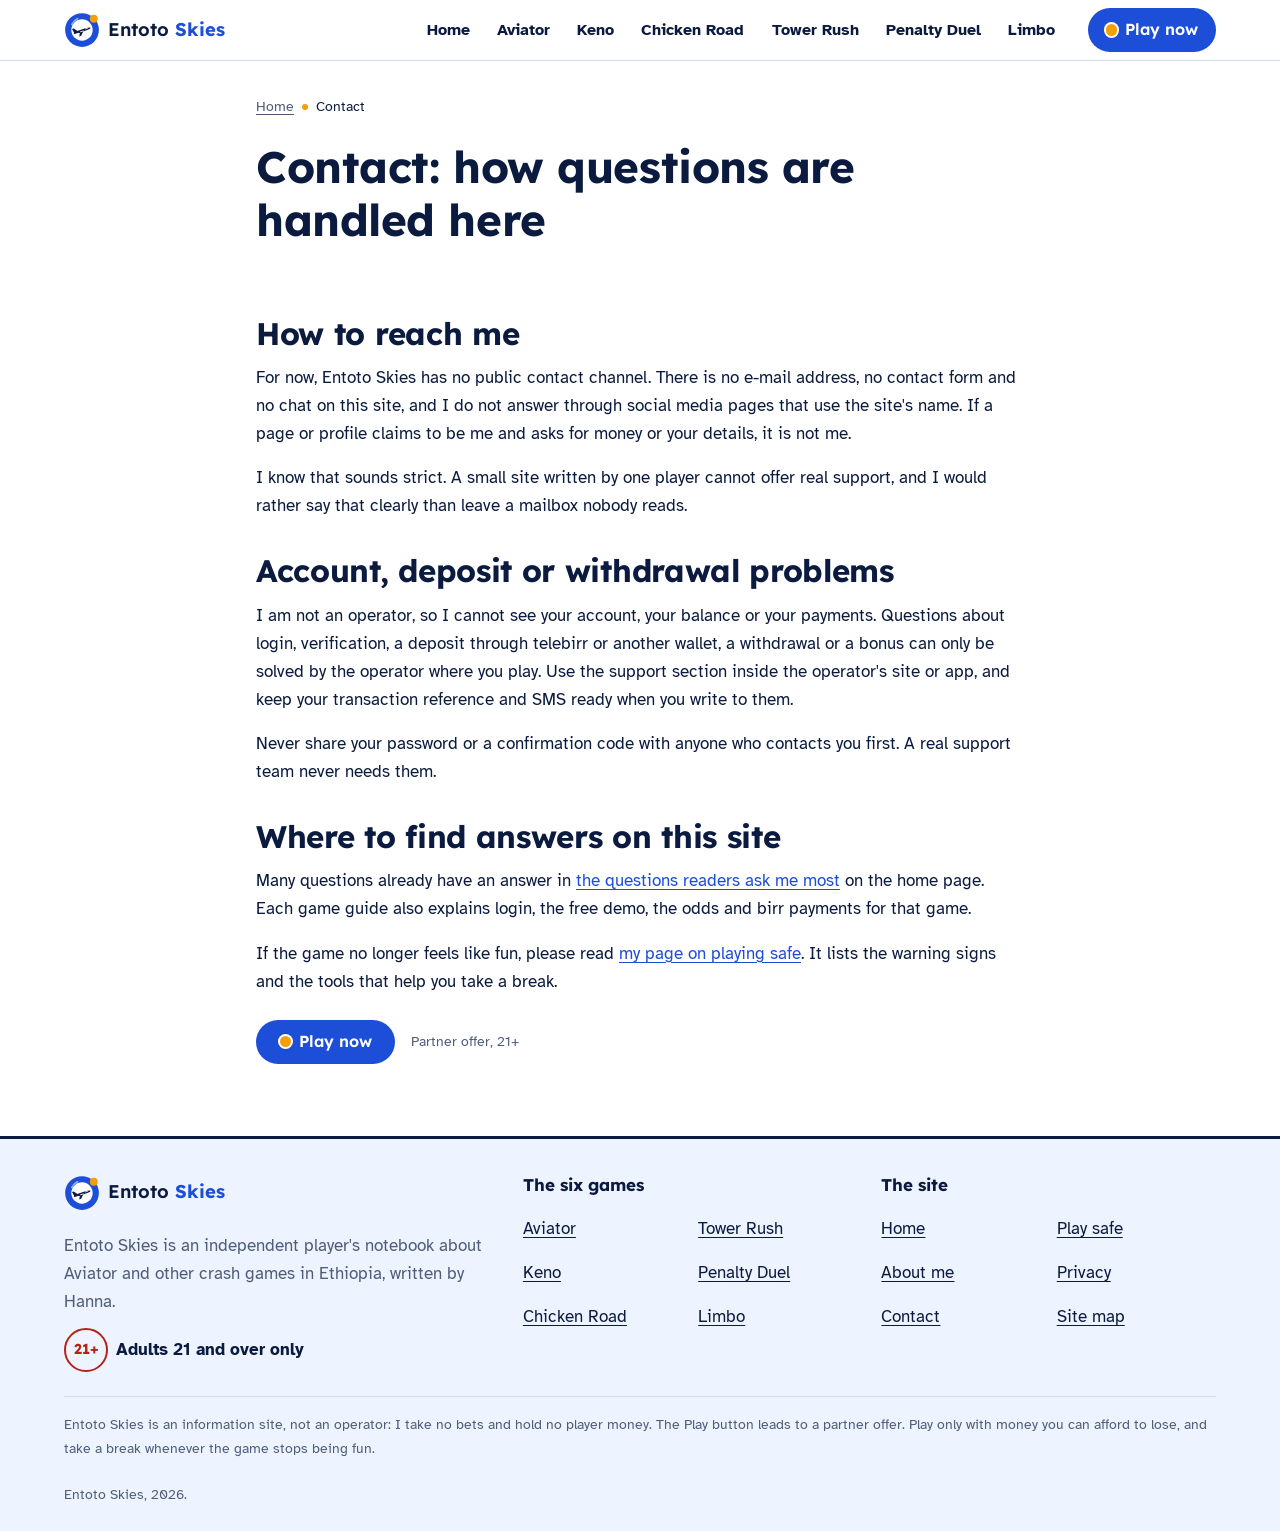
<file: contact/index.html>
<!doctype html>
<html lang="en">
<head>
<meta charset="utf-8">
<meta name="viewport" content="width=device-width, initial-scale=1">
<title>Contact Entoto Skies: no public channel for now</title>
<meta name="description" content="Entoto Skies has no e-mail or contact form for now. For account, deposit or withdrawal issues, contact your operator; see my FAQ and safe play page.">
<meta name="robots" content="index, follow, max-image-preview:large">
<link rel="canonical" href="https://aviatorguide.github.io/contact/"><link rel="alternate" hreflang="en-ET" href="https://aviatorguide.github.io/contact/"><link rel="alternate" hreflang="x-default" href="https://aviatorguide.github.io/contact/">
<meta property="og:type" content="website">
<meta property="og:site_name" content="Entoto Skies">
<meta property="og:locale" content="en_ET">
<meta property="og:title" content="Contact Entoto Skies: no public channel for now">
<meta property="og:description" content="Entoto Skies has no e-mail or contact form for now. For account, deposit or withdrawal issues, contact your operator; see my FAQ and safe play page.">
<meta property="og:url" content="https://aviatorguide.github.io/contact/">
<meta property="og:image" content="https://aviatorguide.github.io/assets/img/entoto-skies-aviator-ethiopia.webp?u=1">
<meta property="og:image:width" content="1200">
<meta property="og:image:height" content="630">
<meta name="twitter:card" content="summary_large_image">
<link rel="icon" href="/mark.svg" type="image/svg+xml"><link rel="icon" href="/favicon.ico" sizes="48x48"><link rel="icon" href="/favicon-48.png" type="image/png" sizes="48x48"><link rel="apple-touch-icon" href="/apple-touch-icon.png">
<meta name="theme-color" content="#1d4ed8">
<link rel="preload" href="/assets/fonts/eb-atk-regular.woff2" as="font" type="font/woff2" crossorigin>
<link rel="stylesheet" href="/assets/css/skies.css?u=1">
<script type="application/ld+json">{"@context":"https://schema.org","@type":"BreadcrumbList","itemListElement":[{"@type":"ListItem","position":1,"name":"Home","item":"https://aviatorguide.github.io/"},{"@type":"ListItem","position":2,"name":"Contact","item":"https://aviatorguide.github.io/contact/"}]}</script>
</head>
<body>
<a class="eb-skip" href="#eb-main">Skip to content</a>
<header class="eb-top"><div class="eb-top__in">
<a class="eb-logo" href="/"><img src="/mark.svg" width="40" height="40" alt=""><span>Entoto <b>Skies</b></span></a>
<nav class="eb-nav" aria-label="Main navigation"><ul><li><a href="/">Home</a></li><li><a href="/aviator/">Aviator</a></li><li><a href="/keno/">Keno</a></li><li><a href="/chicken-road/">Chicken Road</a></li><li><a href="/tower-rush/">Tower Rush</a></li><li><a href="/penalty-duel/">Penalty Duel</a></li><li><a href="/limbo/">Limbo</a></li></ul></nav>
<a class="eb-btn eb-btn--play eb-top__play" href="/go/skies/?utm_source=et2&amp;utm_medium=site&amp;utm_content=contact-header" rel="nofollow sponsored">Play now</a>
<details class="eb-menu"><summary><span class="eb-menu__icon" aria-hidden="true"></span>Menu</summary>
<nav aria-label="Menu"><ul><li><a href="/">Home</a></li><li><a href="/aviator/">Aviator</a></li><li><a href="/keno/">Keno</a></li><li><a href="/chicken-road/">Chicken Road</a></li><li><a href="/tower-rush/">Tower Rush</a></li><li><a href="/penalty-duel/">Penalty Duel</a></li><li><a href="/limbo/">Limbo</a></li></ul></nav></details>
</div></header>
<main id="eb-main">
<div class="eb-col eb-head eb-head--plain"><nav class="eb-crumbs" aria-label="Breadcrumbs"><ol><li><a href="/">Home</a></li><li aria-current="page">Contact</li></ol></nav><h1>Contact: how questions are handled here</h1></div><div class="eb-col eb-prose eb-plain"><h2>How to reach me</h2>
<p>For now, Entoto Skies has no public contact channel. There is no e-mail address, no contact form and no chat on this site, and I do not answer through social media pages that use the site's name. If a page or profile claims to be me and asks for money or your details, it is not me.</p>
<p>I know that sounds strict. A small site written by one player cannot offer real support, and I would rather say that clearly than leave a mailbox nobody reads.</p>
<h2>Account, deposit or withdrawal problems</h2>
<p>I am not an operator, so I cannot see your account, your balance or your payments. Questions about login, verification, a deposit through telebirr or another wallet, a withdrawal or a bonus can only be solved by the operator where you play. Use the support section inside the operator's site or app, and keep your transaction reference and SMS ready when you write to them.</p>
<p>Never share your password or a confirmation code with anyone who contacts you first. A real support team never needs them.</p>
<h2>Where to find answers on this site</h2>
<p>Many questions already have an answer in <a href="/#faq">the questions readers ask me most</a> on the home page. Each game guide also explains login, the free demo, the odds and birr payments for that game.</p>
<p>If the game no longer feels like fun, please read <a href="/play-safe/">my page on playing safe</a>. It lists the warning signs and the tools that help you take a break.</p>
<div class="eb-cta"><a class="eb-btn eb-btn--play" href="/go/skies/?utm_source=et2&amp;utm_medium=site&amp;utm_content=contact-page" rel="nofollow sponsored">Play now</a><span class="eb-cta__sub">Partner offer, 21+</span></div></div>
</main>
<footer class="eb-foot"><div class="eb-foot__in">
<div class="eb-foot__brand"><a class="eb-logo" href="/"><img src="/mark.svg" width="40" height="40" alt=""><span>Entoto <b>Skies</b></span></a>
<p>Entoto Skies is an independent player&#x27;s notebook about Aviator and other crash games in Ethiopia, written by Hanna.</p><p class="eb-foot__age"><span class="eb-age eb-age--big">21+</span>Adults 21 and over only</p></div>
<div class="eb-foot__col"><p class="eb-foot__h">The six games</p><ul><li><a href="/aviator/">Aviator</a></li><li><a href="/keno/">Keno</a></li><li><a href="/chicken-road/">Chicken Road</a></li><li><a href="/tower-rush/">Tower Rush</a></li><li><a href="/penalty-duel/">Penalty Duel</a></li><li><a href="/limbo/">Limbo</a></li></ul></div>
<div class="eb-foot__col"><p class="eb-foot__h">The site</p><ul><li><a href="/">Home</a></li><li><a href="/about-me/">About me</a></li><li><a href="/contact/">Contact</a></li><li><a href="/play-safe/">Play safe</a></li><li><a href="/privacy/">Privacy</a></li><li><a href="/sitemap/">Site map</a></li></ul></div>
<p class="eb-foot__legal">Entoto Skies is an information site, not an operator: I take no bets and hold no player money. The Play button leads to a partner offer. Play only with money you can afford to lose, and take a break whenever the game stops being fun.</p>
<p class="eb-foot__copy">Entoto Skies, 2026.</p>
</div></footer>
<div class="eb-dock"><a class="eb-btn eb-btn--play" href="/go/skies/?utm_source=et2&amp;utm_medium=site&amp;utm_content=contact-dock" rel="nofollow sponsored">Play now</a><span class="eb-dock__sub">Partner offer, 21+</span></div>
</body>
</html>
</file>
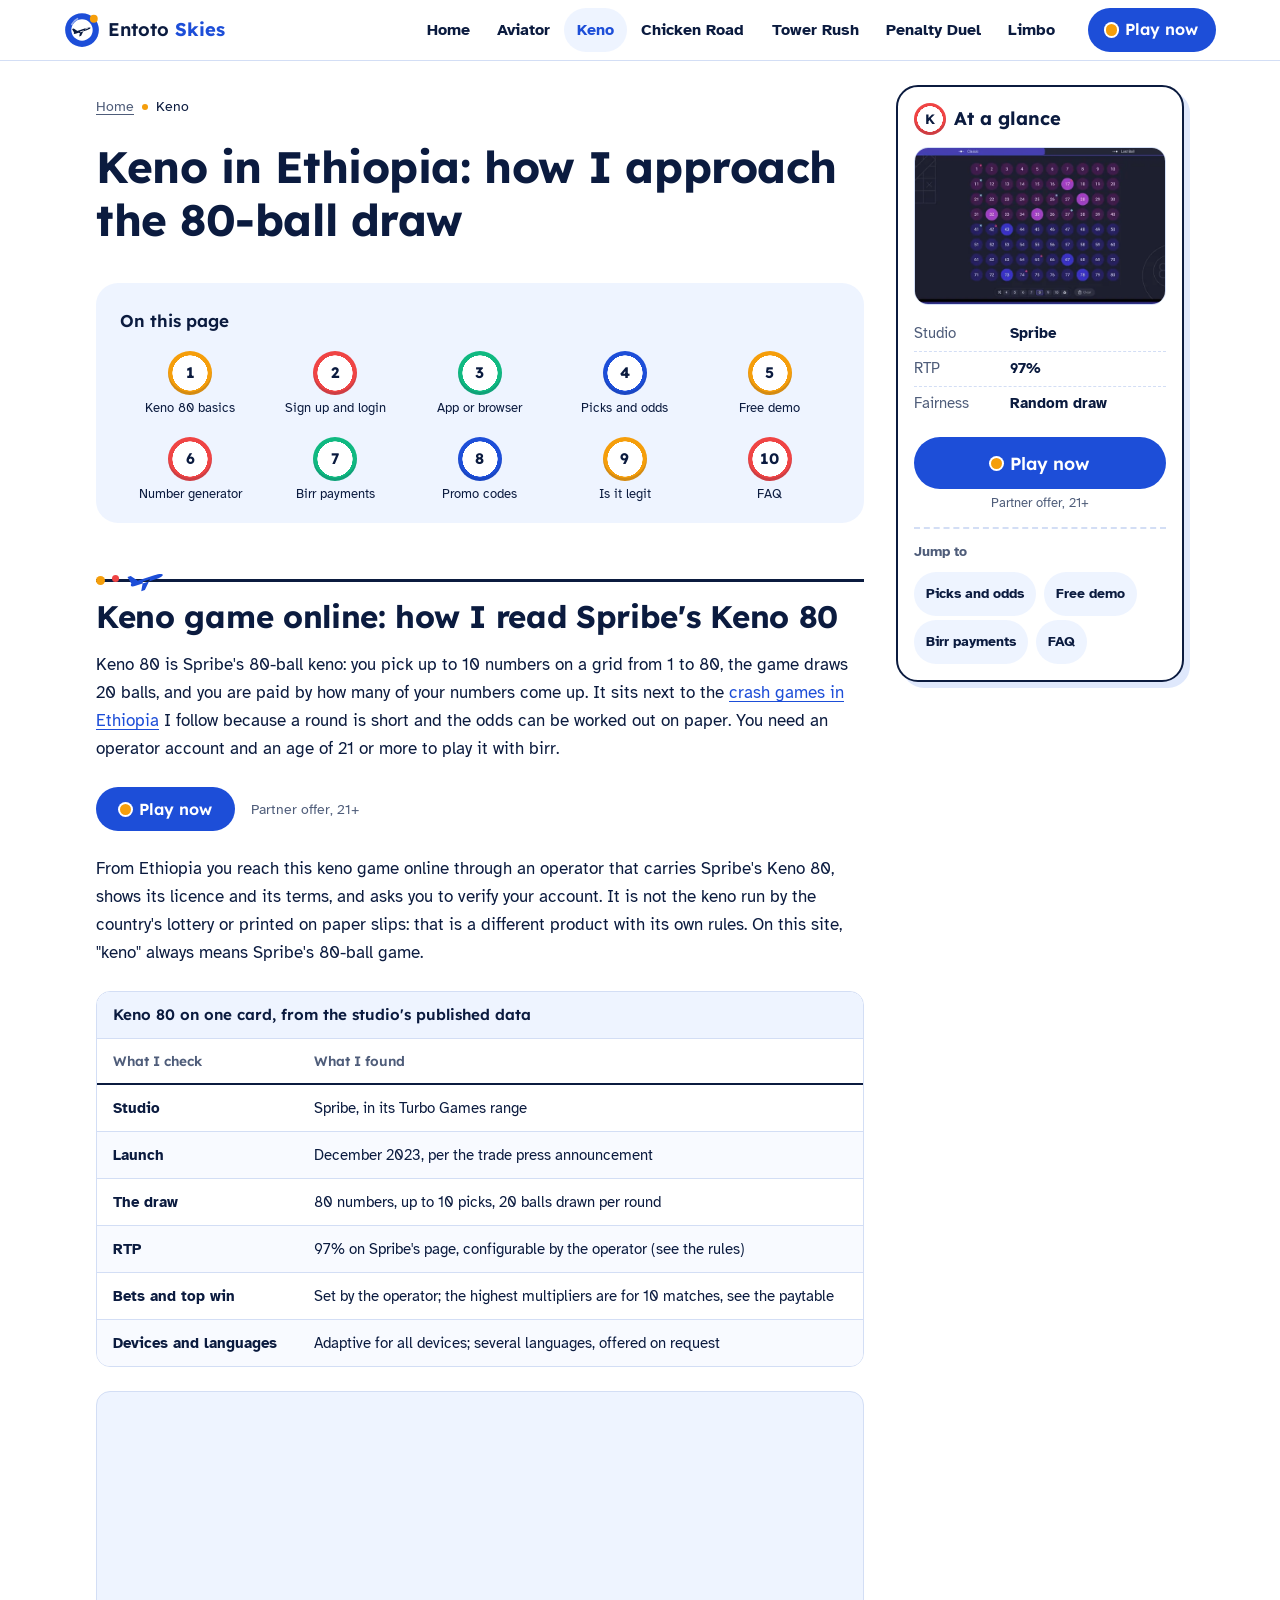
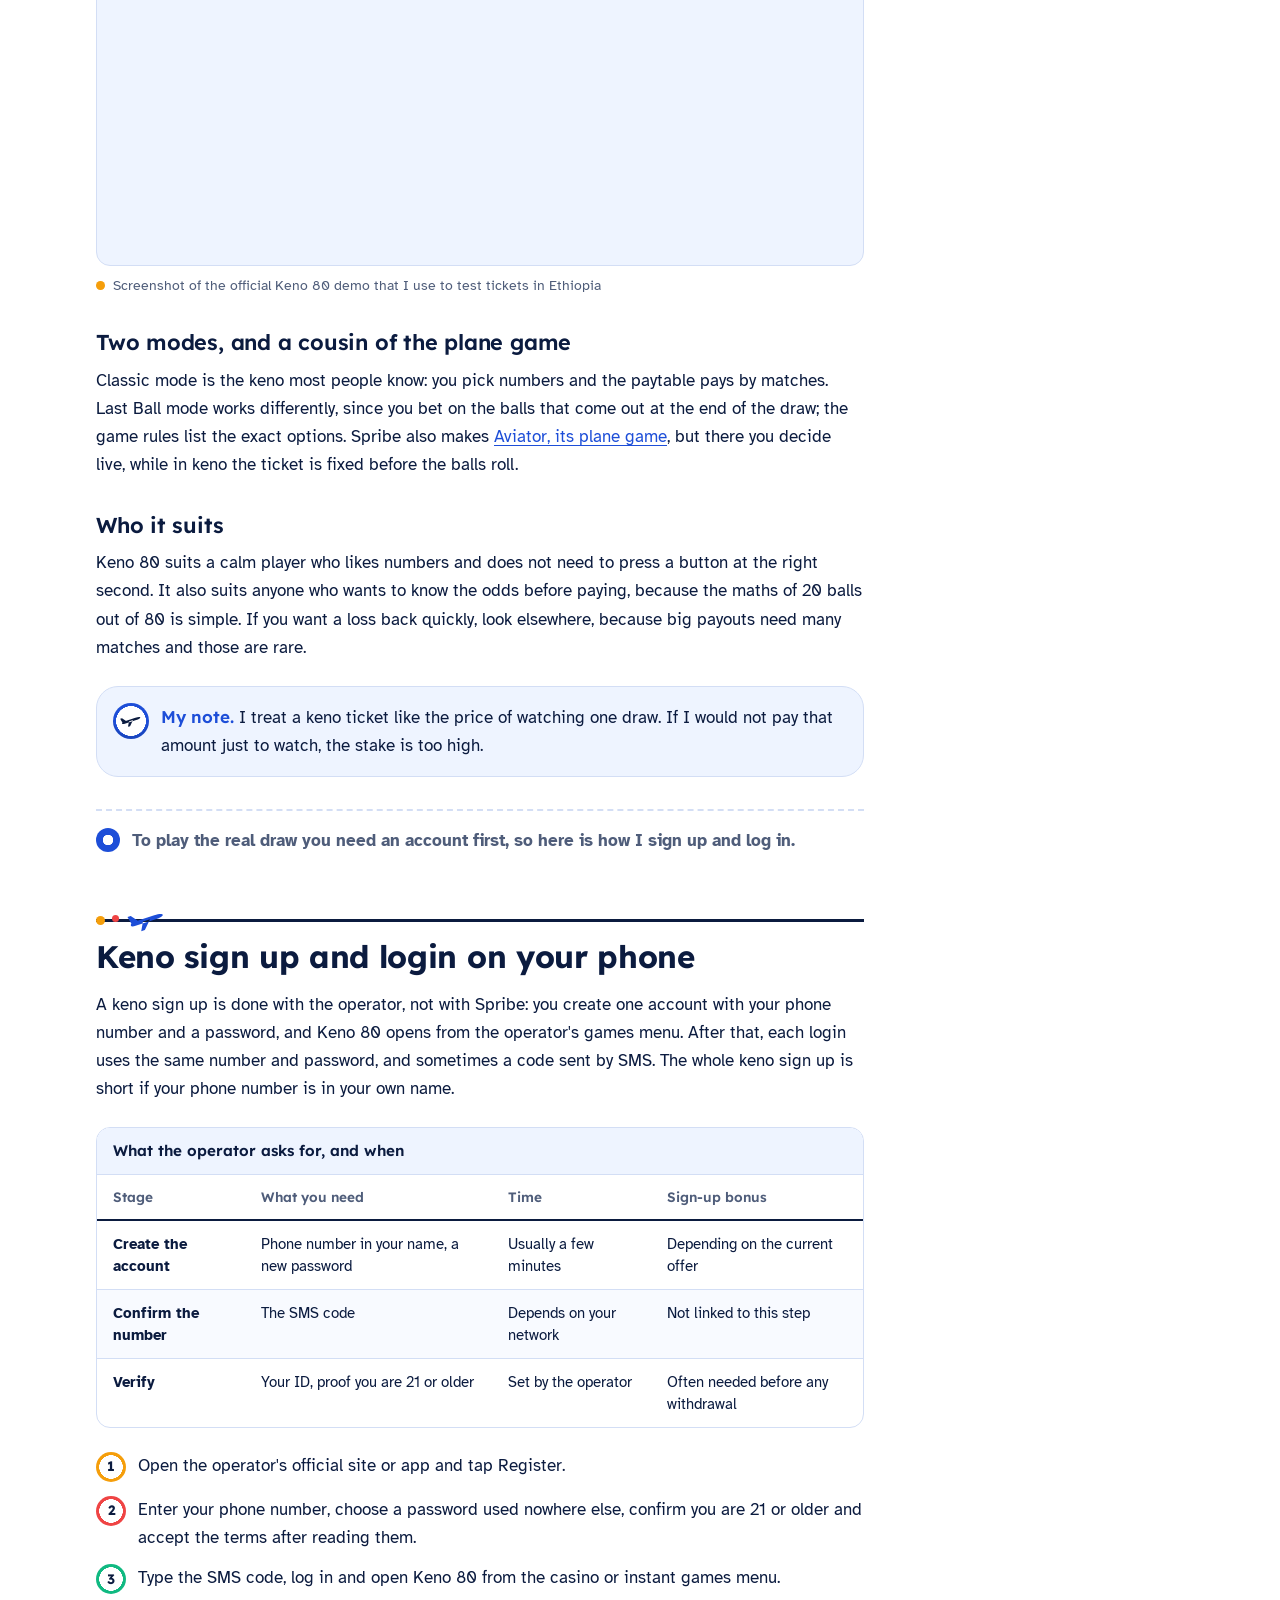
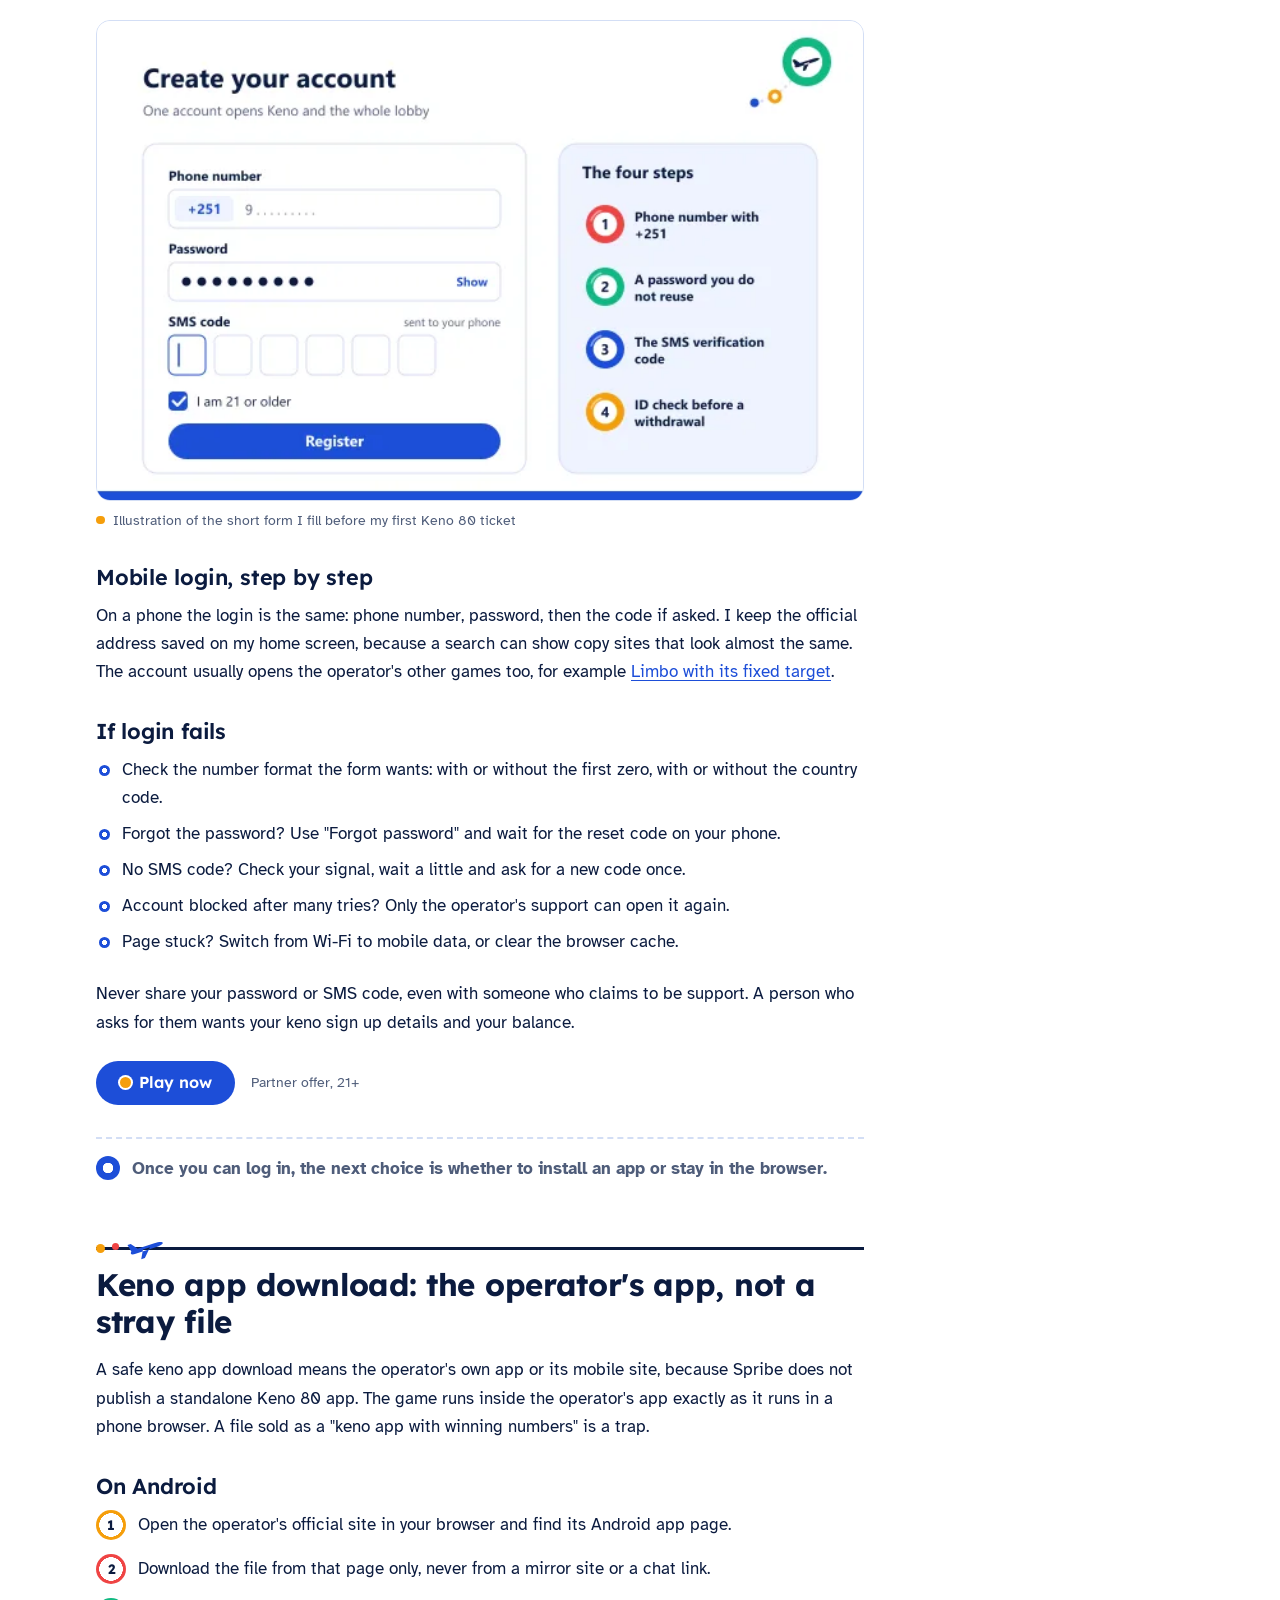
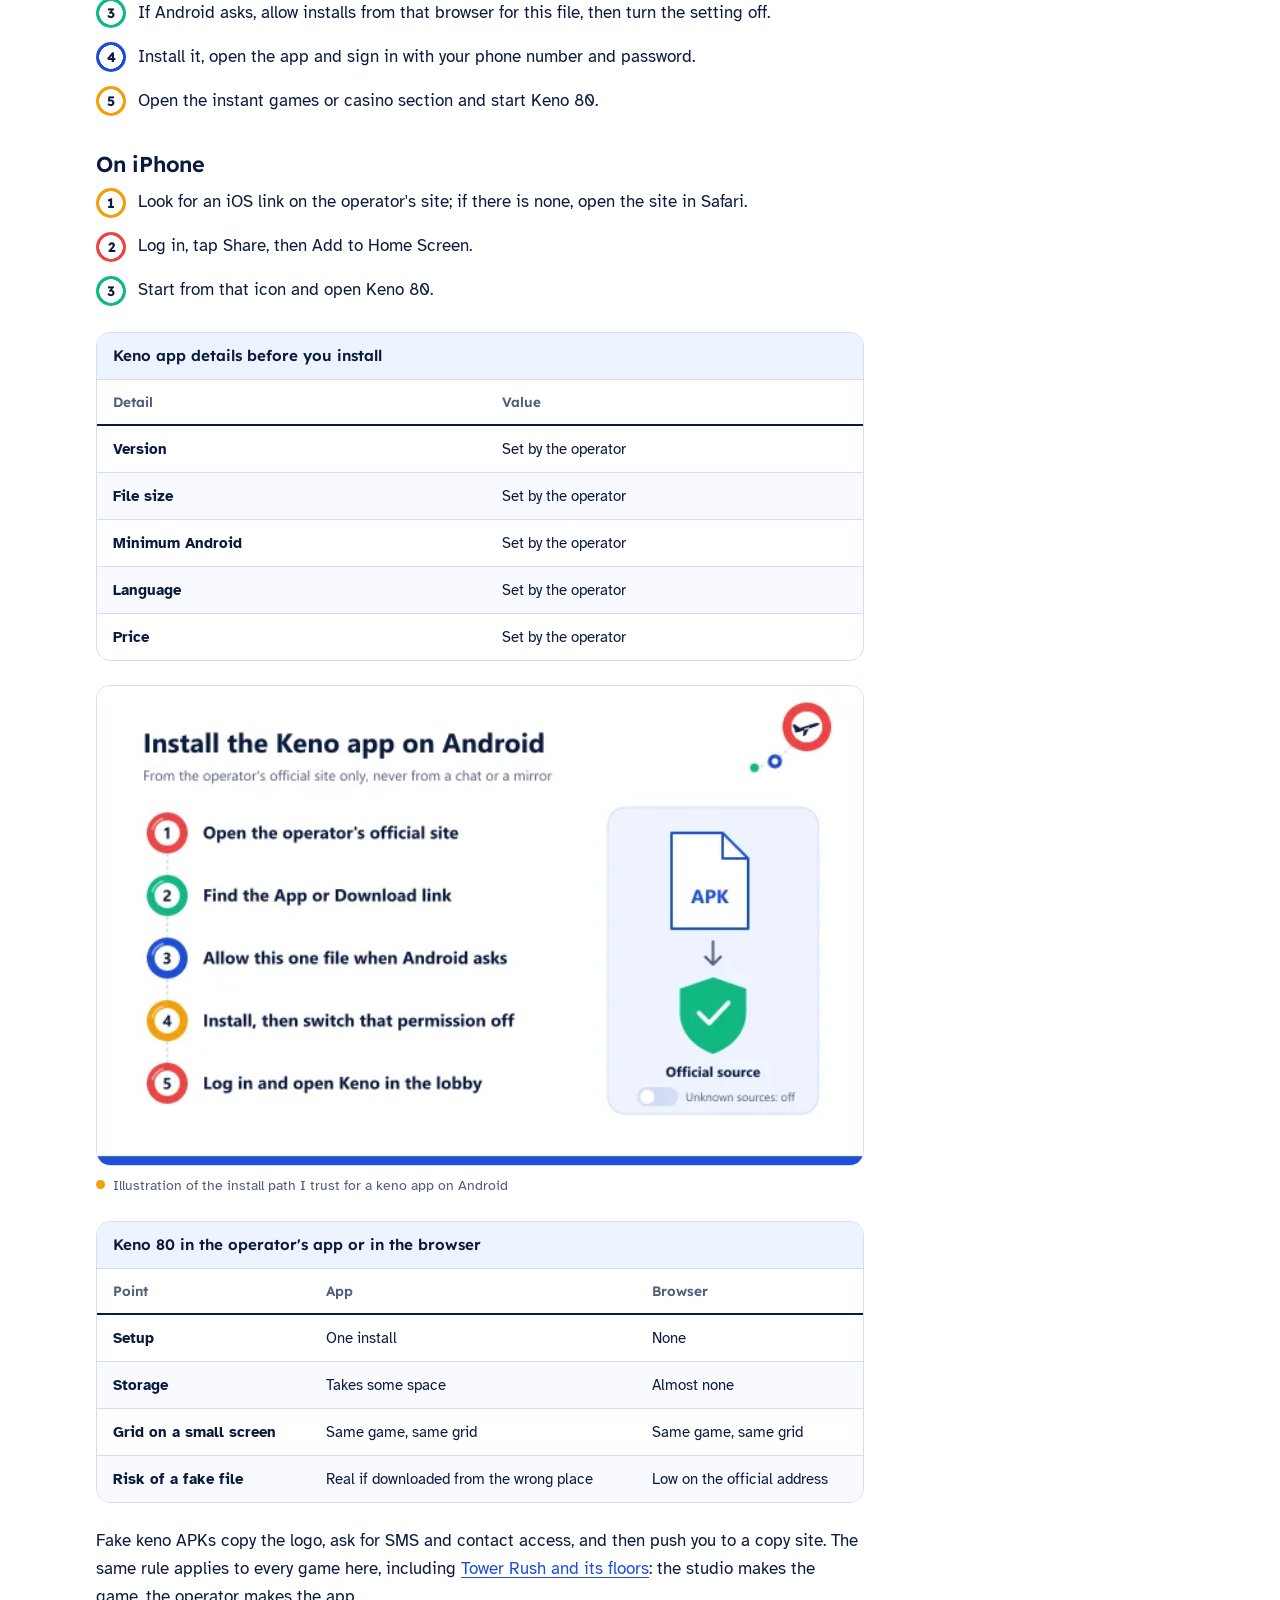
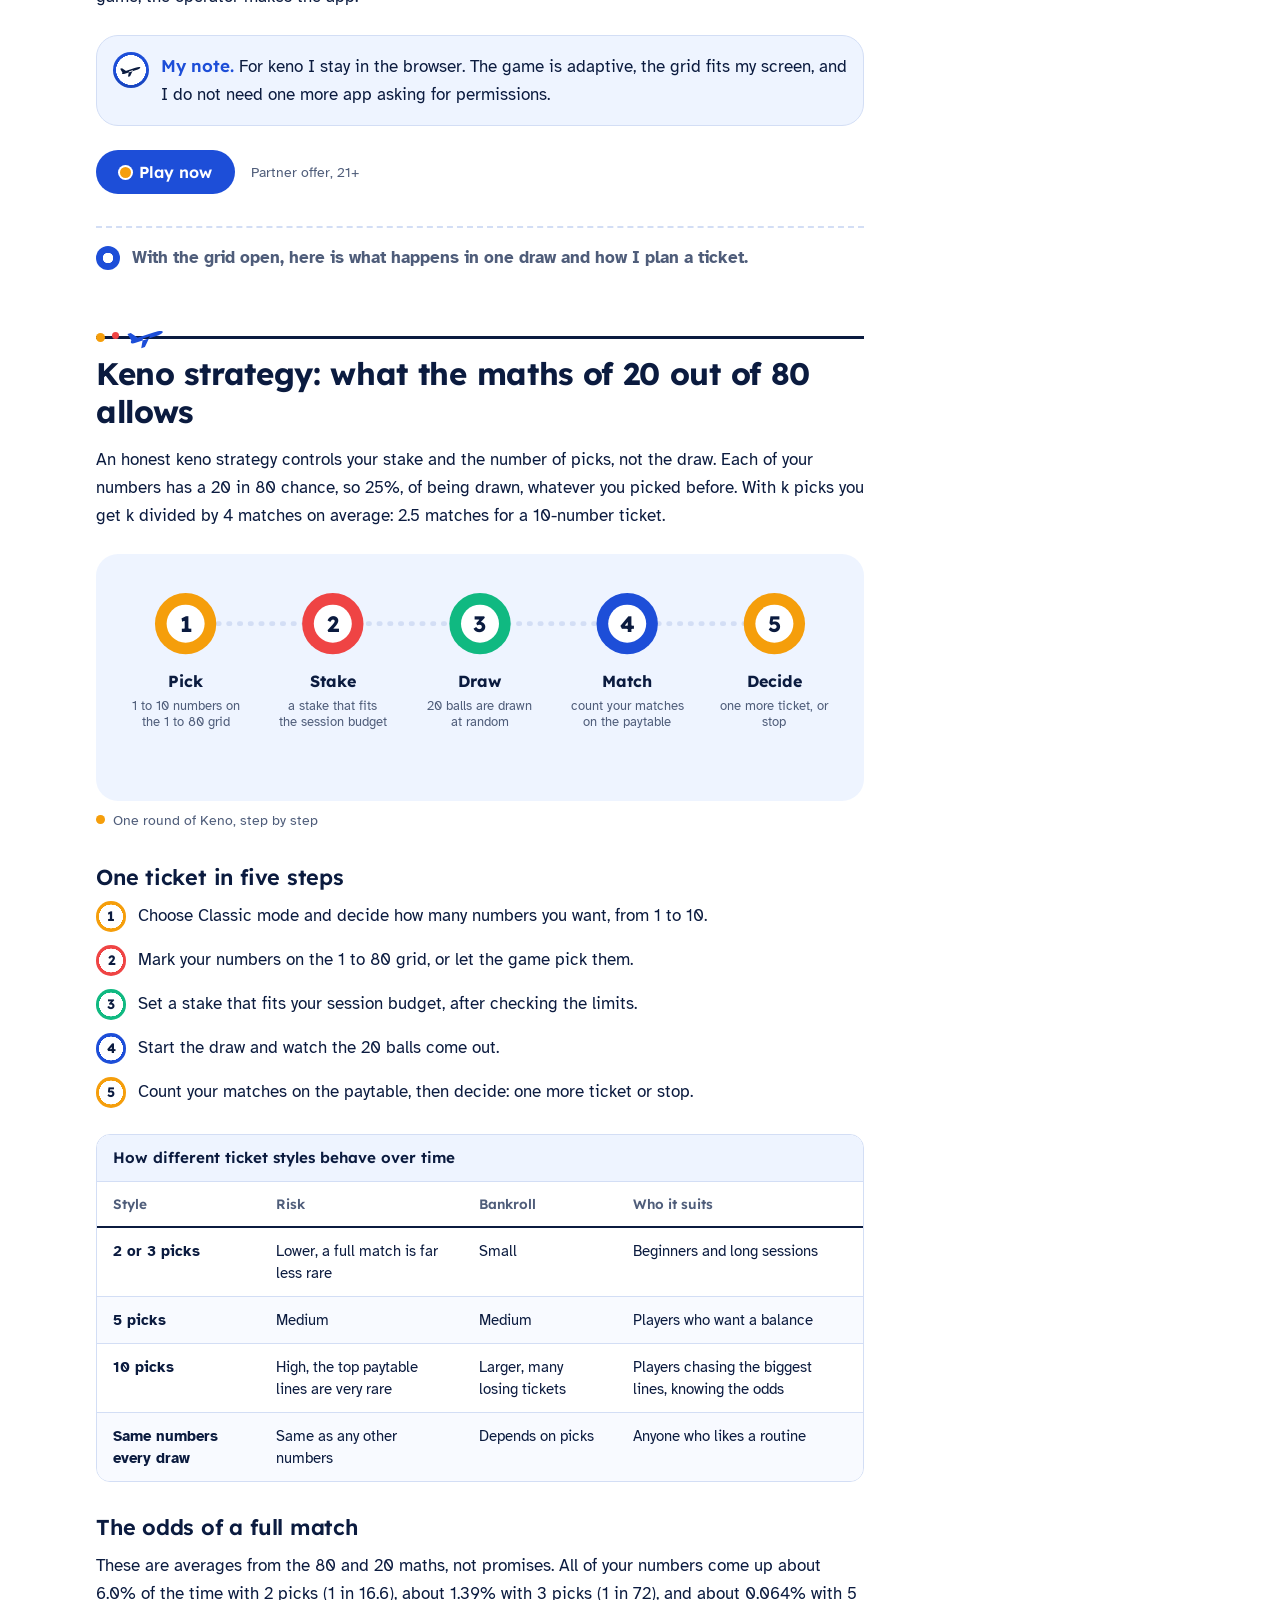
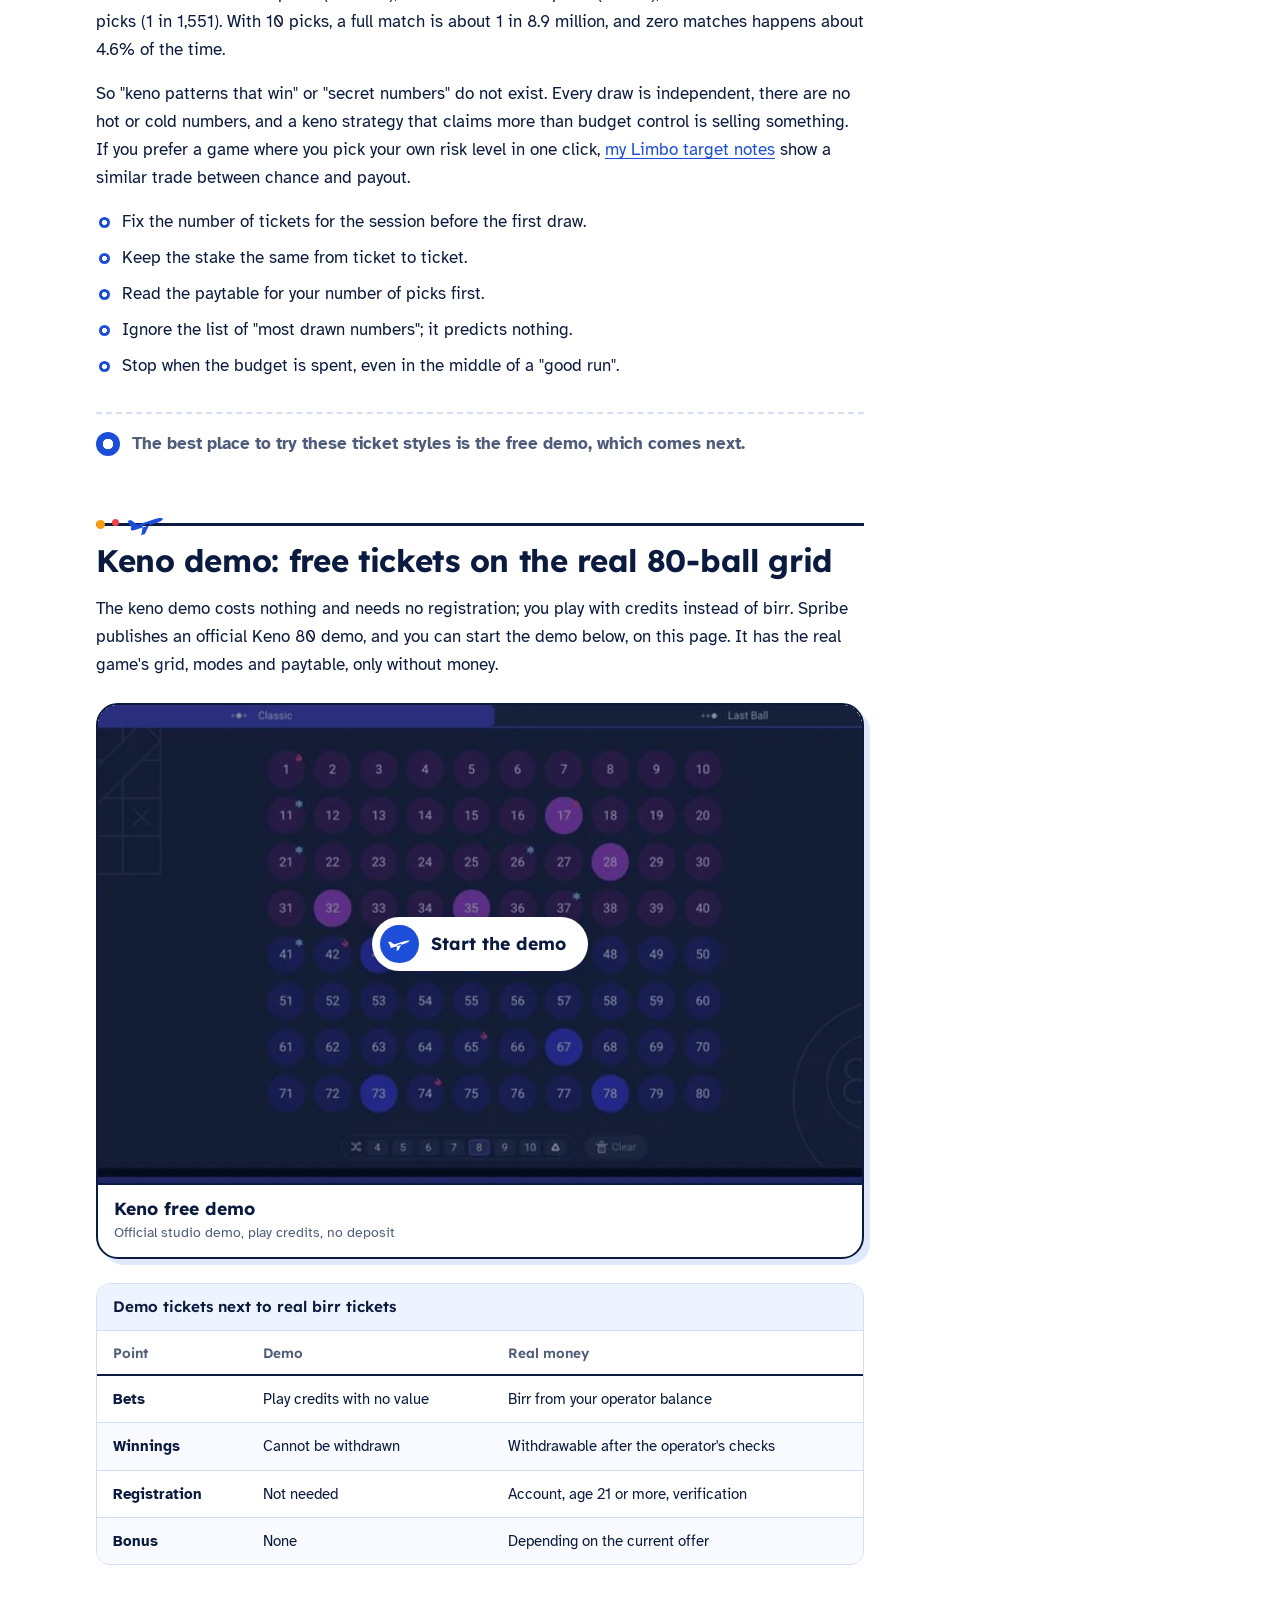
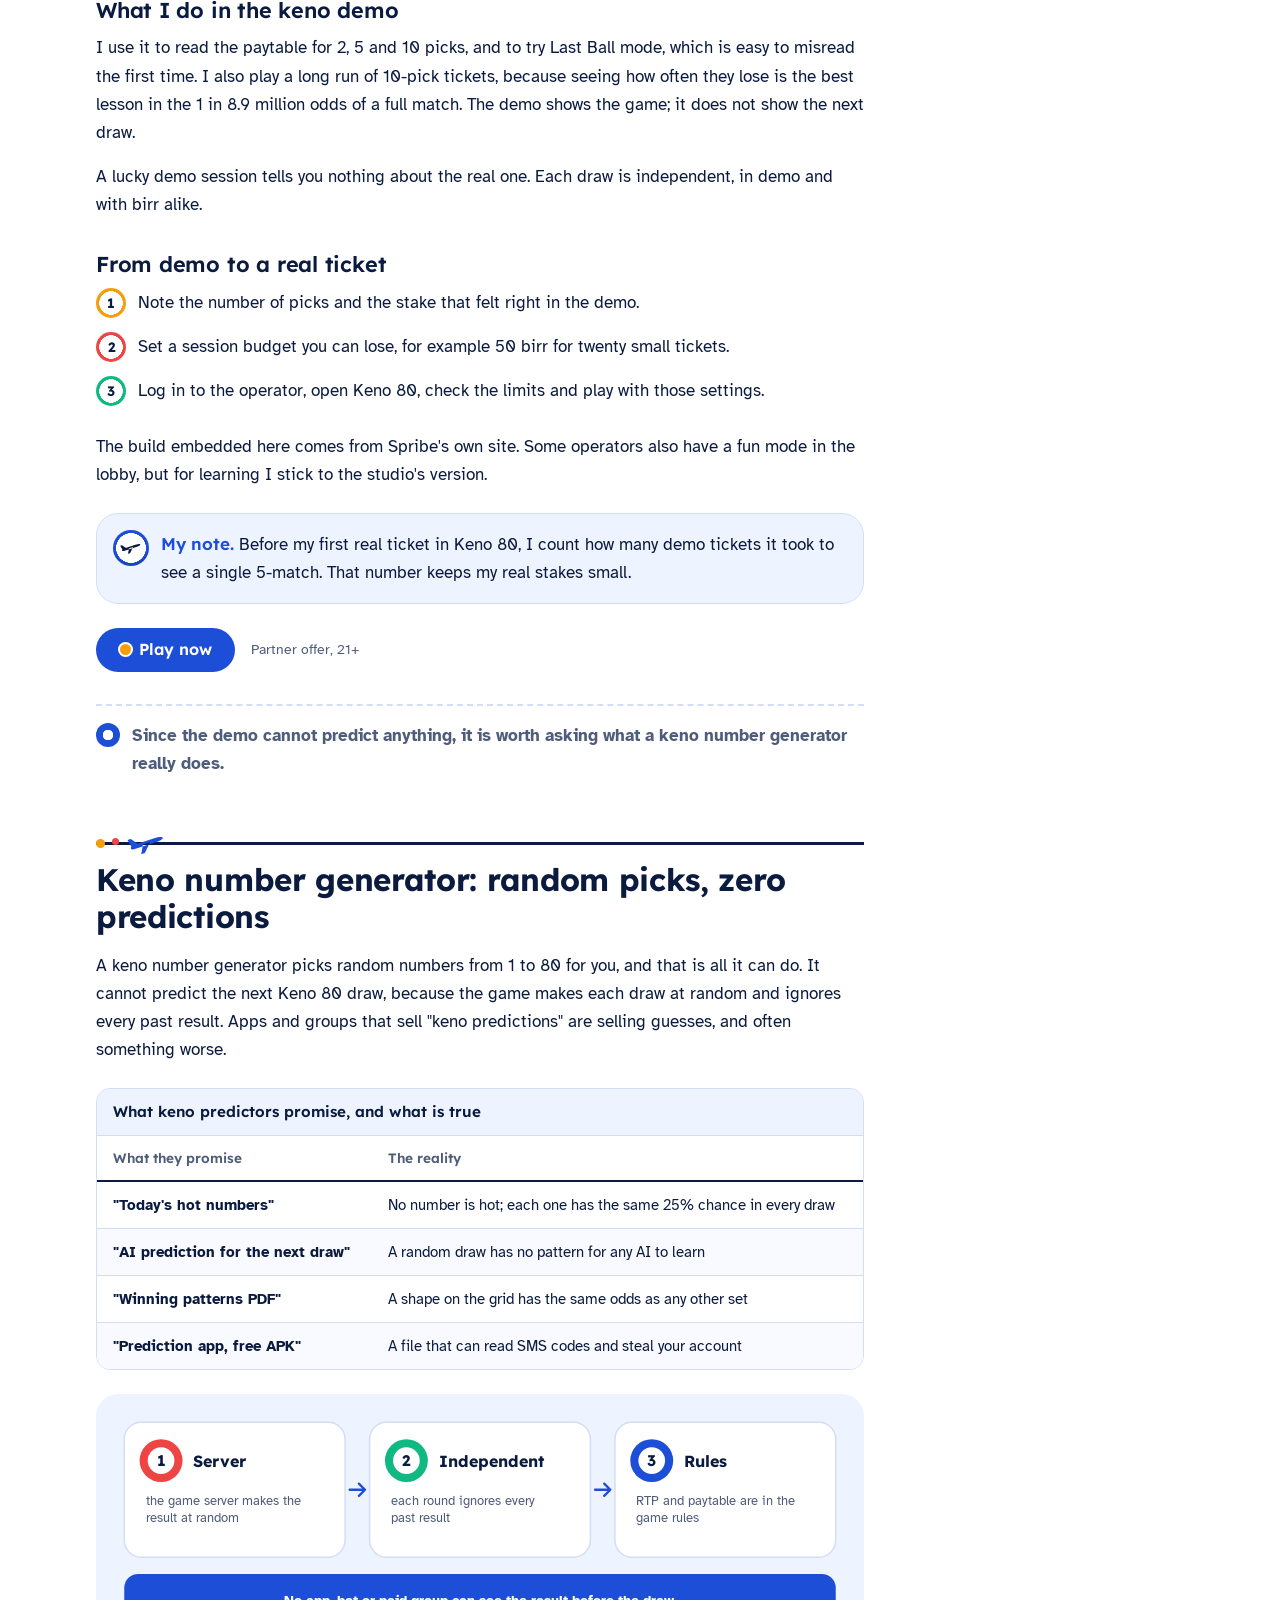
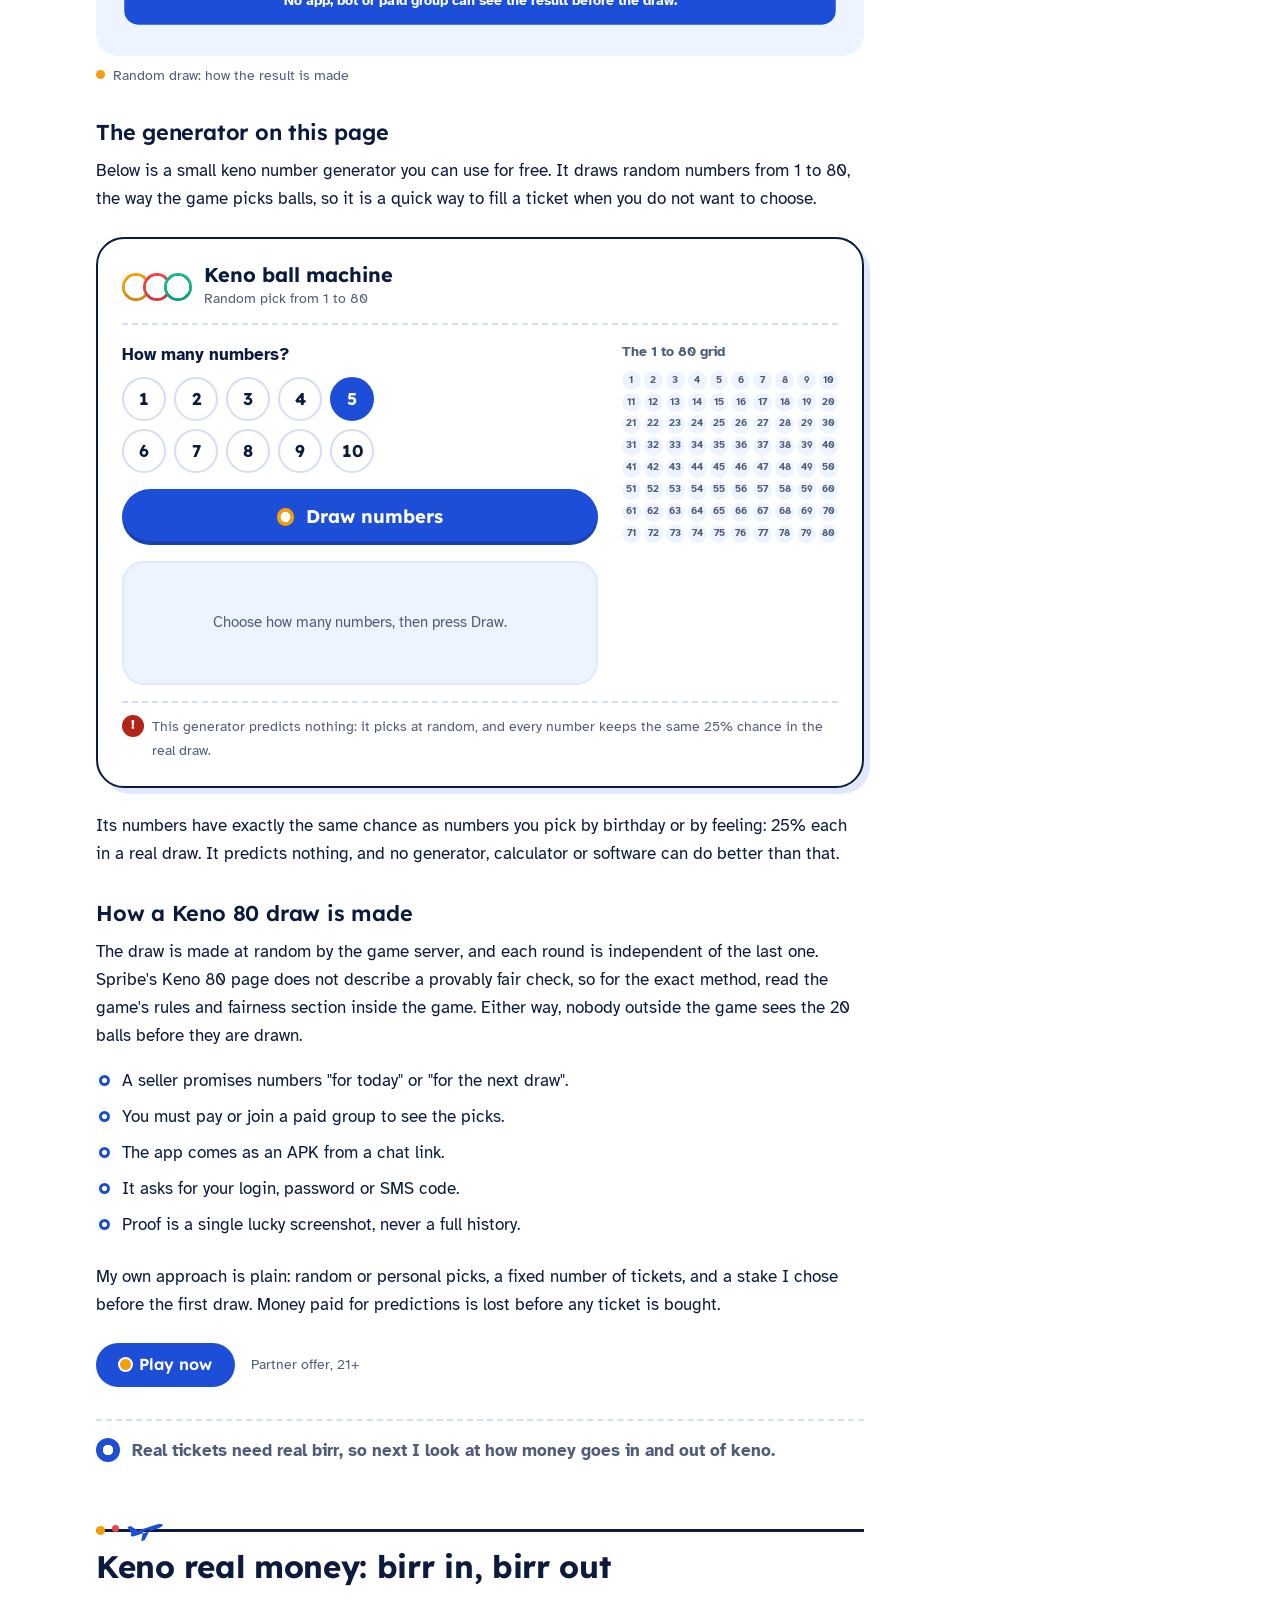
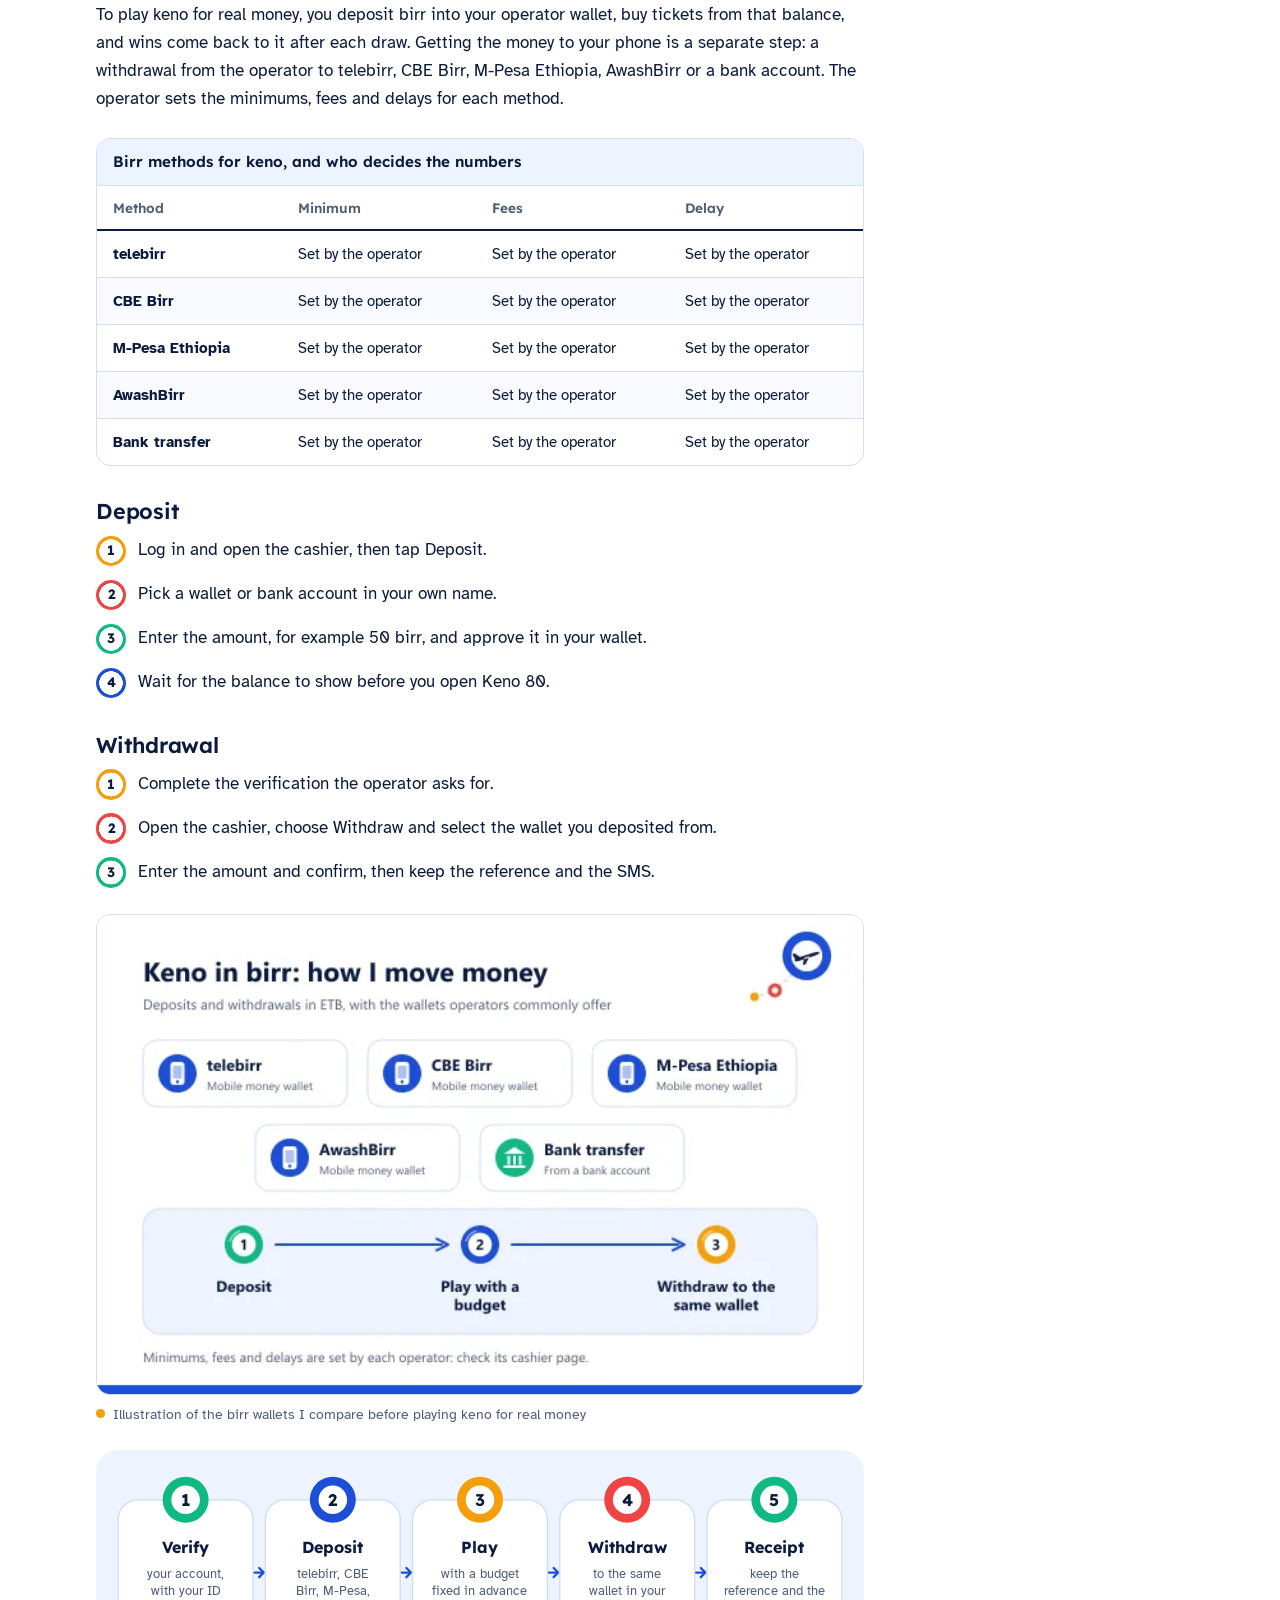
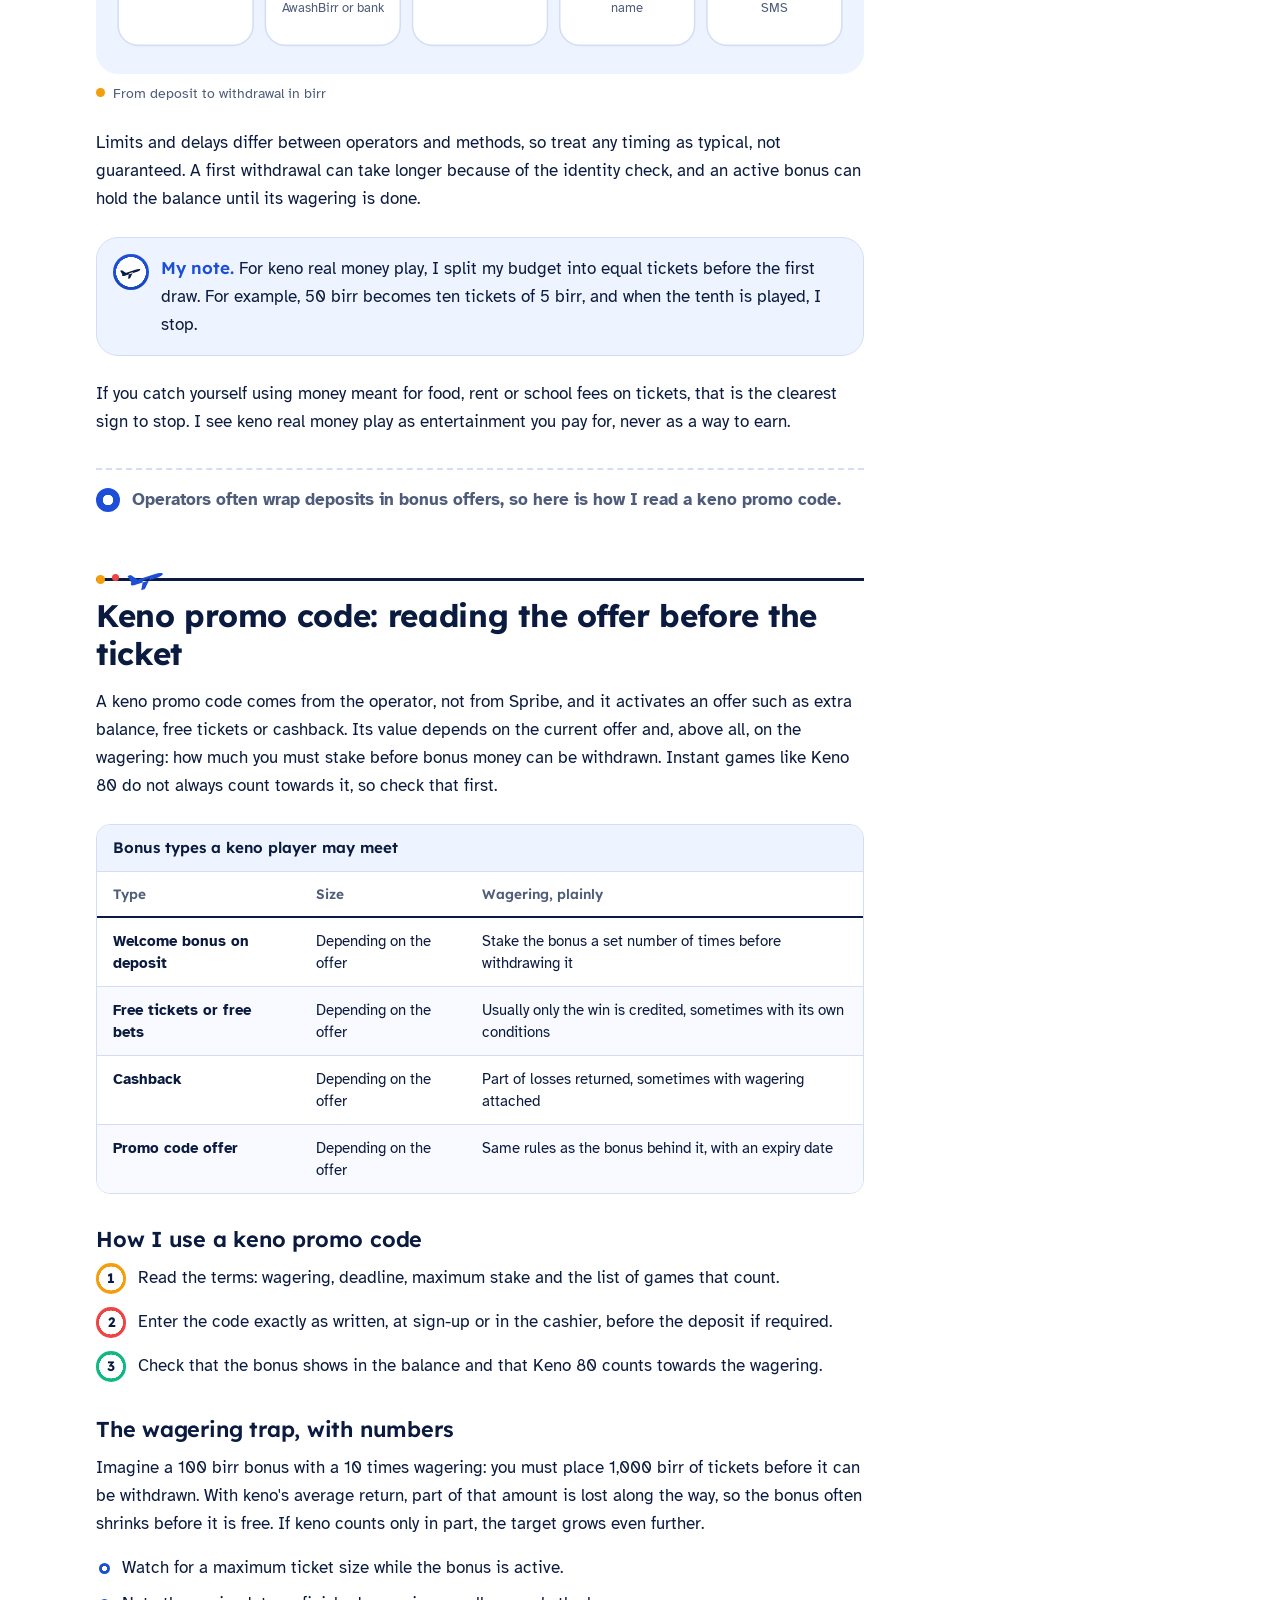
<file: keno/index.html>
<!doctype html>
<html lang="en">
<head>
<meta charset="utf-8">
<meta name="viewport" content="width=device-width, initial-scale=1">
<title>Keno in Ethiopia 2026: Keno 80 odds, free demo and birr tips</title>
<meta name="description" content="Keno in Ethiopia, the Spribe Keno 80 way: real odds for 20 balls out of 80, free demo, sign up, birr payments and why predictions fail. Read my guide first.">
<meta name="robots" content="index, follow, max-image-preview:large">
<link rel="canonical" href="https://aviatorguide.github.io/keno/"><link rel="alternate" hreflang="en-ET" href="https://aviatorguide.github.io/keno/"><link rel="alternate" hreflang="x-default" href="https://aviatorguide.github.io/keno/">
<meta property="og:type" content="article">
<meta property="og:site_name" content="Entoto Skies">
<meta property="og:locale" content="en_ET">
<meta property="og:title" content="Keno in Ethiopia 2026: Keno 80 odds, free demo and birr tips">
<meta property="og:description" content="Keno in Ethiopia, the Spribe Keno 80 way: real odds for 20 balls out of 80, free demo, sign up, birr payments and why predictions fail. Read my guide first.">
<meta property="og:url" content="https://aviatorguide.github.io/keno/">
<meta property="og:image" content="https://aviatorguide.github.io/assets/img/entoto-skies-aviator-ethiopia.webp?u=1">
<meta property="og:image:width" content="1200">
<meta property="og:image:height" content="630">
<meta name="twitter:card" content="summary_large_image">
<link rel="icon" href="/mark.svg" type="image/svg+xml"><link rel="icon" href="/favicon.ico" sizes="48x48"><link rel="icon" href="/favicon-48.png" type="image/png" sizes="48x48"><link rel="apple-touch-icon" href="/apple-touch-icon.png">
<meta name="theme-color" content="#1d4ed8">
<link rel="preload" href="/assets/fonts/eb-atk-regular.woff2" as="font" type="font/woff2" crossorigin>
<link rel="stylesheet" href="/assets/css/skies.css?u=1">
<script type="application/ld+json">{"@context":"https://schema.org","@type":"BreadcrumbList","itemListElement":[{"@type":"ListItem","position":1,"name":"Home","item":"https://aviatorguide.github.io/"},{"@type":"ListItem","position":2,"name":"Keno","item":"https://aviatorguide.github.io/keno/"}]}</script><script type="application/ld+json">{"@context":"https://schema.org","@type":"FAQPage","mainEntity":[{"@type":"Question","name":"What is Keno 80?","acceptedAnswer":{"@type":"Answer","text":"It is Spribe's 80-number keno: you pick up to 10 numbers, 20 balls are drawn, and the paytable pays by matches. It also has a Last Ball mode."}},{"@type":"Question","name":"Can I play keno online from Ethiopia?","acceptedAnswer":{"@type":"Answer","text":"You can reach Keno 80 through an operator that carries the game, if you are 21 or older. Pick one that shows its licence and terms, and verify your account."}},{"@type":"Question","name":"How many numbers should I pick in keno?","acceptedAnswer":{"@type":"Answer","text":"There is no winning number of picks. Fewer picks make a full match less rare, while 10 picks reach the biggest paytable lines at about 1 in 8.9 million for all 10."}},{"@type":"Question","name":"What are the best keno numbers for today?","acceptedAnswer":{"@type":"Answer","text":"There are none. Each number has the same 25% chance in every draw, and past draws change nothing."}},{"@type":"Question","name":"Does a keno number generator predict the draw?","acceptedAnswer":{"@type":"Answer","text":"No. A generator only picks random numbers, like the game does, so its picks have the same odds as yours. Paid predictions are scams."}},{"@type":"Question","name":"Can I play the keno demo for free?","acceptedAnswer":{"@type":"Answer","text":"Yes. Spribe's official Keno 80 demo is free and needs no account, and you can start it in the demo section of this page."}},{"@type":"Question","name":"How do I withdraw keno winnings in birr?","acceptedAnswer":{"@type":"Answer","text":"Wins go to your operator balance first. Then withdraw from the cashier to telebirr, CBE Birr, M-Pesa Ethiopia, AwashBirr or your bank, in your own name and after verification."}},{"@type":"Question","name":"Is there an official keno app?","acceptedAnswer":{"@type":"Answer","text":"Spribe does not publish a standalone Keno 80 app. Use the operator's app from its official site or its mobile site, never an APK from a chat link."}}]}</script><script type="application/ld+json">{"@context":"https://schema.org","@type":"HowTo","name":"How to play one Keno 80 ticket","url":"https://aviatorguide.github.io/keno/#play","step":[{"@type":"HowToStep","position":1,"text":"Choose Classic mode and decide how many numbers you want, from 1 to 10."},{"@type":"HowToStep","position":2,"text":"Mark your numbers on the 1 to 80 grid, or let the game pick them."},{"@type":"HowToStep","position":3,"text":"Set a stake that fits your session budget, after checking the limits."},{"@type":"HowToStep","position":4,"text":"Start the draw and watch the 20 balls come out."},{"@type":"HowToStep","position":5,"text":"Count your matches on the paytable, then decide: one more ticket or stop."}]}</script><script type="application/ld+json">{"@context":"https://schema.org","@type":"HowTo","name":"How to install an operator app for Keno 80 on Android","url":"https://aviatorguide.github.io/keno/#app","step":[{"@type":"HowToStep","position":1,"text":"Open the operator's official site in your browser and find its Android app page."},{"@type":"HowToStep","position":2,"text":"Download the file from that page only, never from a mirror site or a chat link."},{"@type":"HowToStep","position":3,"text":"If Android asks, allow installs from that browser for this file, then turn the setting off."},{"@type":"HowToStep","position":4,"text":"Install it, open the app and sign in with your phone number and password."},{"@type":"HowToStep","position":5,"text":"Open the instant games or casino section and start Keno 80."}]}</script><script type="application/ld+json">{"@context":"https://schema.org","@type":"SoftwareApplication","name":"Keno (mobile version)","applicationCategory":"GameApplication","operatingSystem":"Android, iOS","inLanguage":"en","offers":{"@type":"Offer","price":"0","priceCurrency":"ETB"},"review":{"@type":"Review","author":{"@type":"Organization","name":"Entoto Skies"},"reviewRating":{"@type":"Rating","ratingValue":"4.1","bestRating":"5","worstRating":"1"},"reviewBody":"A clear 80-ball draw with odds anyone can check, held back by very rare top lines and an unstated fairness method."}}</script>
</head>
<body>
<a class="eb-skip" href="#eb-main">Skip to content</a>
<header class="eb-top"><div class="eb-top__in">
<a class="eb-logo" href="/"><img src="/mark.svg" width="40" height="40" alt=""><span>Entoto <b>Skies</b></span></a>
<nav class="eb-nav" aria-label="Main navigation"><ul><li><a href="/">Home</a></li><li><a href="/aviator/">Aviator</a></li><li><a href="/keno/" aria-current="page">Keno</a></li><li><a href="/chicken-road/">Chicken Road</a></li><li><a href="/tower-rush/">Tower Rush</a></li><li><a href="/penalty-duel/">Penalty Duel</a></li><li><a href="/limbo/">Limbo</a></li></ul></nav>
<a class="eb-btn eb-btn--play eb-top__play" href="/go/skies/?utm_source=et2&amp;utm_medium=site&amp;utm_content=keno-header" rel="nofollow sponsored">Play now</a>
<details class="eb-menu"><summary><span class="eb-menu__icon" aria-hidden="true"></span>Menu</summary>
<nav aria-label="Menu"><ul><li><a href="/">Home</a></li><li><a href="/aviator/">Aviator</a></li><li><a href="/keno/" aria-current="page">Keno</a></li><li><a href="/chicken-road/">Chicken Road</a></li><li><a href="/tower-rush/">Tower Rush</a></li><li><a href="/penalty-duel/">Penalty Duel</a></li><li><a href="/limbo/">Limbo</a></li></ul></nav></details>
</div></header>
<main id="eb-main">
<div class="eb-game"><div class="eb-col eb-head eb-game__head"><nav class="eb-crumbs" aria-label="Breadcrumbs"><ol><li><a href="/">Home</a></li><li aria-current="page">Keno</li></ol></nav>
<h1>Keno in Ethiopia: how I approach the 80-ball draw</h1></div>
<aside class="eb-sheet" aria-labelledby="eb-sheet-t"><div class="eb-sheet__in"><p class="eb-sheet__title" id="eb-sheet-t"><span class="eb-ball eb-ball--r" aria-hidden="true">K</span>At a glance</p><img class="eb-sheet__img" src="/assets/img/keno-game-card-et.webp?u=1" srcset="/assets/img/keno-icon-et.webp?u=1 112w, /assets/img/keno-game-card-et.webp?u=1 640w" sizes="(min-width: 64rem) 16rem, 5.5rem" width="640" height="400" alt="Keno 80 game card for players in Ethiopia: the 1 to 80 number grid with the 20 balls of a draw" decoding="async"><dl class="eb-sheet__facts"><div><dt>Studio</dt><dd>Spribe</dd></div><div><dt>RTP</dt><dd>97%</dd></div><div class="eb-sheet__fair"><dt>Fairness</dt><dd>Random draw</dd></div></dl><div class="eb-sheet__act"><a class="eb-btn eb-btn--play" href="/go/skies/?utm_source=et2&amp;utm_medium=site&amp;utm_content=keno-sheet" rel="nofollow sponsored">Play now</a><p class="eb-sheet__sub">Partner offer, 21+</p></div><nav class="eb-sheet__jump" aria-label="Jump to"><p>Jump to</p><ul><li><a href="#play">Picks and odds</a></li><li><a href="#free">Free demo</a></li><li><a href="#money">Birr payments</a></li><li><a href="#faq">FAQ</a></li></ul></nav></div></aside>
<div class="eb-game__main"><div class="eb-col"><nav class="eb-toc" aria-label="On this page"><p class="eb-toc__title">On this page</p><ol><li><a href="#game"><span class="eb-ball eb-ball--a">1</span><span class="eb-toc__label">Keno 80 basics</span></a></li><li><a href="#login"><span class="eb-ball eb-ball--r">2</span><span class="eb-toc__label">Sign up and login</span></a></li><li><a href="#app"><span class="eb-ball eb-ball--g">3</span><span class="eb-toc__label">App or browser</span></a></li><li><a href="#play"><span class="eb-ball eb-ball--b">4</span><span class="eb-toc__label">Picks and odds</span></a></li><li><a href="#free"><span class="eb-ball eb-ball--a">5</span><span class="eb-toc__label">Free demo</span></a></li><li><a href="#numbers"><span class="eb-ball eb-ball--r">6</span><span class="eb-toc__label">Number generator</span></a></li><li><a href="#money"><span class="eb-ball eb-ball--g">7</span><span class="eb-toc__label">Birr payments</span></a></li><li><a href="#bonus"><span class="eb-ball eb-ball--b">8</span><span class="eb-toc__label">Promo codes</span></a></li><li><a href="#verdict"><span class="eb-ball eb-ball--a">9</span><span class="eb-toc__label">Is it legit</span></a></li><li><a href="#faq"><span class="eb-ball eb-ball--r">10</span><span class="eb-toc__label">FAQ</span></a></li></ol></nav></div>
<div class="eb-col eb-prose">
<section id="game" class="eb-block"><h2>Keno game online: how I read Spribe's Keno 80</h2>
<p>Keno 80 is Spribe's 80-ball keno: you pick up to 10 numbers on a grid from 1 to 80, the game draws 20 balls, and you are paid by how many of your numbers come up. It sits next to the <a href="/">crash games in Ethiopia</a> I follow because a round is short and the odds can be worked out on paper. You need an operator account and an age of 21 or more to play it with birr.</p>
<div class="eb-cta"><a class="eb-btn eb-btn--play" href="/go/skies/?utm_source=et2&amp;utm_medium=site&amp;utm_content=keno-game" rel="nofollow sponsored">Play now</a><span class="eb-cta__sub">Partner offer, 21+</span></div>
<p>From Ethiopia you reach this keno game online through an operator that carries Spribe's Keno 80, shows its licence and its terms, and asks you to verify your account. It is not the keno run by the country's lottery or printed on paper slips: that is a different product with its own rules. On this site, "keno" always means Spribe's 80-ball game.</p>
<div class="eb-table eb-table--s" tabindex="0" role="region" aria-label="Keno 80 on one card, from the studio&#x27;s published data"><table>
<caption>Keno 80 on one card, from the studio's published data</caption>
<thead><tr><th scope="col">What I check</th><th scope="col">What I found</th></tr></thead>
<tbody>
<tr><th scope="row">Studio</th><td>Spribe, in its Turbo Games range</td></tr>
<tr><th scope="row">Launch</th><td>December 2023, per the trade press announcement</td></tr>
<tr><th scope="row">The draw</th><td>80 numbers, up to 10 picks, 20 balls drawn per round</td></tr>
<tr><th scope="row">RTP</th><td>97% on Spribe's page, configurable by the operator (see the rules)</td></tr>
<tr><th scope="row">Bets and top win</th><td>Set by the operator; the highest multipliers are for 10 matches, see the paytable</td></tr>
<tr><th scope="row">Devices and languages</th><td>Adaptive for all devices; several languages, offered on request</td></tr>
</tbody>
</table></div>
<figure class="eb-fig"><img src="/assets/img/keno-demo-screenshot-ethiopia.webp?u=1" srcset="/assets/img/keno-demo-screenshot-ethiopia-600.webp?u=1 600w, /assets/img/keno-demo-screenshot-ethiopia.webp?u=1 1077w" sizes="(min-width: 52rem) 48rem, calc(100vw - 2rem)" width="1077" height="665" alt="The official Keno 80 demo grid with numbers 1 to 80 and the drawn balls, as a player in Ethiopia sees it" loading="lazy" decoding="async"><figcaption>Screenshot of the official Keno 80 demo that I use to test tickets in Ethiopia</figcaption></figure>
<h3>Two modes, and a cousin of the plane game</h3>
<p>Classic mode is the keno most people know: you pick numbers and the paytable pays by matches. Last Ball mode works differently, since you bet on the balls that come out at the end of the draw; the game rules list the exact options. Spribe also makes <a href="/aviator/">Aviator, its plane game</a>, but there you decide live, while in keno the ticket is fixed before the balls roll.</p>
<h3>Who it suits</h3>
<p>Keno 80 suits a calm player who likes numbers and does not need to press a button at the right second. It also suits anyone who wants to know the odds before paying, because the maths of 20 balls out of 80 is simple. If you want a loss back quickly, look elsewhere, because big payouts need many matches and those are rare.</p>
<aside class="my-note"><p><strong>My note.</strong> I treat a keno ticket like the price of watching one draw. If I would not pay that amount just to watch, the stake is too high.</p></aside>
<p class="next-up">To play the real draw you need an account first, so here is how I sign up and log in.</p></section>
<section id="login" class="eb-block"><h2>Keno sign up and login on your phone</h2>
<p>A keno sign up is done with the operator, not with Spribe: you create one account with your phone number and a password, and Keno 80 opens from the operator's games menu. After that, each login uses the same number and password, and sometimes a code sent by SMS. The whole keno sign up is short if your phone number is in your own name.</p>
<div class="eb-table eb-table--l" tabindex="0" role="region" aria-label="What the operator asks for, and when"><table>
<caption>What the operator asks for, and when</caption>
<thead><tr><th scope="col">Stage</th><th scope="col">What you need</th><th scope="col">Time</th><th scope="col">Sign-up bonus</th></tr></thead>
<tbody>
<tr><th scope="row">Create the account</th><td>Phone number in your name, a new password</td><td>Usually a few minutes</td><td>Depending on the current offer</td></tr>
<tr><th scope="row">Confirm the number</th><td>The SMS code</td><td>Depends on your network</td><td>Not linked to this step</td></tr>
<tr><th scope="row">Verify</th><td>Your ID, proof you are 21 or older</td><td>Set by the operator</td><td>Often needed before any withdrawal</td></tr>
</tbody>
</table></div>
<ol>
<li>Open the operator's official site or app and tap Register.</li>
<li>Enter your phone number, choose a password used nowhere else, confirm you are 21 or older and accept the terms after reading them.</li>
<li>Type the SMS code, log in and open Keno 80 from the casino or instant games menu.</li>
</ol>
<figure class="eb-fig"><img src="/assets/img/keno-register-ethiopia.webp?u=1" srcset="/assets/img/keno-register-ethiopia-600.webp?u=1 600w, /assets/img/keno-register-ethiopia.webp?u=1 1200w" sizes="(min-width: 52rem) 48rem, calc(100vw - 2rem)" width="1200" height="750" alt="Illustration of a keno sign up form on a phone in Ethiopia with phone number, password and SMS code fields" loading="lazy" decoding="async"><figcaption>Illustration of the short form I fill before my first Keno 80 ticket</figcaption></figure>
<h3>Mobile login, step by step</h3>
<p>On a phone the login is the same: phone number, password, then the code if asked. I keep the official address saved on my home screen, because a search can show copy sites that look almost the same. The account usually opens the operator's other games too, for example <a href="/limbo/">Limbo with its fixed target</a>.</p>
<h3>If login fails</h3>
<ul>
<li>Check the number format the form wants: with or without the first zero, with or without the country code.</li>
<li>Forgot the password? Use "Forgot password" and wait for the reset code on your phone.</li>
<li>No SMS code? Check your signal, wait a little and ask for a new code once.</li>
<li>Account blocked after many tries? Only the operator's support can open it again.</li>
<li>Page stuck? Switch from Wi-Fi to mobile data, or clear the browser cache.</li>
</ul>
<p>Never share your password or SMS code, even with someone who claims to be support. A person who asks for them wants your keno sign up details and your balance.</p>
<div class="eb-cta"><a class="eb-btn eb-btn--play" href="/go/skies/?utm_source=et2&amp;utm_medium=site&amp;utm_content=keno-login" rel="nofollow sponsored">Play now</a><span class="eb-cta__sub">Partner offer, 21+</span></div>
<p class="next-up">Once you can log in, the next choice is whether to install an app or stay in the browser.</p></section>
<section id="app" class="eb-block"><h2>Keno app download: the operator's app, not a stray file</h2>
<p>A safe keno app download means the operator's own app or its mobile site, because Spribe does not publish a standalone Keno 80 app. The game runs inside the operator's app exactly as it runs in a phone browser. A file sold as a "keno app with winning numbers" is a trap.</p>
<h3>On Android</h3>
<ol>
<li>Open the operator's official site in your browser and find its Android app page.</li>
<li>Download the file from that page only, never from a mirror site or a chat link.</li>
<li>If Android asks, allow installs from that browser for this file, then turn the setting off.</li>
<li>Install it, open the app and sign in with your phone number and password.</li>
<li>Open the instant games or casino section and start Keno 80.</li>
</ol>
<h3>On iPhone</h3>
<ol>
<li>Look for an iOS link on the operator's site; if there is none, open the site in Safari.</li>
<li>Log in, tap Share, then Add to Home Screen.</li>
<li>Start from that icon and open Keno 80.</li>
</ol>
<div class="eb-table eb-table--s" tabindex="0" role="region" aria-label="Keno app details before you install"><table>
<caption>Keno app details before you install</caption>
<thead><tr><th scope="col">Detail</th><th scope="col">Value</th></tr></thead>
<tbody>
<tr><th scope="row">Version</th><td>Set by the operator</td></tr>
<tr><th scope="row">File size</th><td>Set by the operator</td></tr>
<tr><th scope="row">Minimum Android</th><td>Set by the operator</td></tr>
<tr><th scope="row">Language</th><td>Set by the operator</td></tr>
<tr><th scope="row">Price</th><td>Set by the operator</td></tr>
</tbody>
</table></div>
<figure class="eb-fig"><img src="/assets/img/keno-app-install-ethiopia.webp?u=1" srcset="/assets/img/keno-app-install-ethiopia-600.webp?u=1 600w, /assets/img/keno-app-install-ethiopia.webp?u=1 1200w" sizes="(min-width: 52rem) 48rem, calc(100vw - 2rem)" width="1200" height="750" alt="Illustration of a keno app download from an operator&#x27;s official site on an Android phone in Ethiopia" loading="lazy" decoding="async"><figcaption>Illustration of the install path I trust for a keno app on Android</figcaption></figure>
<div class="eb-table eb-table--m" tabindex="0" role="region" aria-label="Keno 80 in the operator&#x27;s app or in the browser"><table>
<caption>Keno 80 in the operator's app or in the browser</caption>
<thead><tr><th scope="col">Point</th><th scope="col">App</th><th scope="col">Browser</th></tr></thead>
<tbody>
<tr><th scope="row">Setup</th><td>One install</td><td>None</td></tr>
<tr><th scope="row">Storage</th><td>Takes some space</td><td>Almost none</td></tr>
<tr><th scope="row">Grid on a small screen</th><td>Same game, same grid</td><td>Same game, same grid</td></tr>
<tr><th scope="row">Risk of a fake file</th><td>Real if downloaded from the wrong place</td><td>Low on the official address</td></tr>
</tbody>
</table></div>
<p>Fake keno APKs copy the logo, ask for SMS and contact access, and then push you to a copy site. The same rule applies to every game here, including <a href="/tower-rush/">Tower Rush and its floors</a>: the studio makes the game, the operator makes the app.</p>
<aside class="my-note"><p><strong>My note.</strong> For keno I stay in the browser. The game is adaptive, the grid fits my screen, and I do not need one more app asking for permissions.</p></aside>
<div class="eb-cta"><a class="eb-btn eb-btn--play" href="/go/skies/?utm_source=et2&amp;utm_medium=site&amp;utm_content=keno-app" rel="nofollow sponsored">Play now</a><span class="eb-cta__sub">Partner offer, 21+</span></div>
<p class="next-up">With the grid open, here is what happens in one draw and how I plan a ticket.</p></section>
<section id="play" class="eb-block"><h2>Keno strategy: what the maths of 20 out of 80 allows</h2>
<p>An honest keno strategy controls your stake and the number of picks, not the draw. Each of your numbers has a 20 in 80 chance, so 25%, of being drawn, whatever you picked before. With k picks you get k divided by 4 matches on average: 2.5 matches for a 10-number ticket.</p>
<figure class="eb-scheme eb-scheme--round"><div class="eb-scheme__box"><svg class="eb-sv eb-sv--h" role="img" aria-label="One round of Keno, step by step. 1. Pick: 1 to 10 numbers on the 1 to 80 grid. 2. Stake: a stake that fits the session budget. 3. Draw: 20 balls are drawn at random. 4. Match: count your matches on the paytable. 5. Decide: one more ticket, or stop." viewBox="0 0 960 280" focusable="false"><path class="eb-sv-track" d="M96 70H864"/><circle class="eb-sv-a" cx="96" cy="70" r="40"/><circle class="eb-sv-disc" cx="96" cy="70" r="24.8"/><text class="eb-sv-num" x="96" y="80.8" text-anchor="middle" font-size="29">1</text><text class="eb-sv-label" x="96" y="152" text-anchor="middle">Pick</text><text class="eb-sv-text" text-anchor="middle"><tspan x="96" y="182">1 to 10 numbers on</tspan><tspan x="96" y="204">the 1 to 80 grid</tspan></text><circle class="eb-sv-r" cx="288" cy="70" r="40"/><circle class="eb-sv-disc" cx="288" cy="70" r="24.8"/><text class="eb-sv-num" x="288" y="80.8" text-anchor="middle" font-size="29">2</text><text class="eb-sv-label" x="288" y="152" text-anchor="middle">Stake</text><text class="eb-sv-text" text-anchor="middle"><tspan x="288" y="182">a stake that fits</tspan><tspan x="288" y="204">the session budget</tspan></text><circle class="eb-sv-g" cx="480" cy="70" r="40"/><circle class="eb-sv-disc" cx="480" cy="70" r="24.8"/><text class="eb-sv-num" x="480" y="80.8" text-anchor="middle" font-size="29">3</text><text class="eb-sv-label" x="480" y="152" text-anchor="middle">Draw</text><text class="eb-sv-text" text-anchor="middle"><tspan x="480" y="182">20 balls are drawn</tspan><tspan x="480" y="204">at random</tspan></text><circle class="eb-sv-b" cx="672" cy="70" r="40"/><circle class="eb-sv-disc" cx="672" cy="70" r="24.8"/><text class="eb-sv-num" x="672" y="80.8" text-anchor="middle" font-size="29">4</text><text class="eb-sv-label" x="672" y="152" text-anchor="middle">Match</text><text class="eb-sv-text" text-anchor="middle"><tspan x="672" y="182">count your matches</tspan><tspan x="672" y="204">on the paytable</tspan></text><circle class="eb-sv-a" cx="864" cy="70" r="40"/><circle class="eb-sv-disc" cx="864" cy="70" r="24.8"/><text class="eb-sv-num" x="864" y="80.8" text-anchor="middle" font-size="29">5</text><text class="eb-sv-label" x="864" y="152" text-anchor="middle">Decide</text><text class="eb-sv-text" text-anchor="middle"><tspan x="864" y="182">one more ticket, or</tspan><tspan x="864" y="204">stop</tspan></text></svg><svg class="eb-sv eb-sv--v" role="img" aria-label="One round of Keno, step by step. 1. Pick: 1 to 10 numbers on the 1 to 80 grid. 2. Stake: a stake that fits the session budget. 3. Draw: 20 balls are drawn at random. 4. Match: count your matches on the paytable. 5. Decide: one more ticket, or stop." viewBox="0 0 360 450" focusable="false"><path class="eb-sv-track" d="M44 36V414"/><circle class="eb-sv-a" cx="44" cy="36" r="28"/><circle class="eb-sv-disc" cx="44" cy="36" r="17.4"/><text class="eb-sv-num" x="44" y="43.6" text-anchor="middle" font-size="20">1</text><text class="eb-sv-label" x="88" y="30">Pick</text><text class="eb-sv-text"><tspan x="88" y="56">1 to 10 numbers on the 1 to 80</tspan><tspan x="88" y="78">grid</tspan></text><circle class="eb-sv-r" cx="44" cy="136" r="28"/><circle class="eb-sv-disc" cx="44" cy="136" r="17.4"/><text class="eb-sv-num" x="44" y="143.6" text-anchor="middle" font-size="20">2</text><text class="eb-sv-label" x="88" y="130">Stake</text><text class="eb-sv-text"><tspan x="88" y="156">a stake that fits the session</tspan><tspan x="88" y="178">budget</tspan></text><circle class="eb-sv-g" cx="44" cy="236" r="28"/><circle class="eb-sv-disc" cx="44" cy="236" r="17.4"/><text class="eb-sv-num" x="44" y="243.6" text-anchor="middle" font-size="20">3</text><text class="eb-sv-label" x="88" y="230">Draw</text><text class="eb-sv-text"><tspan x="88" y="256">20 balls are drawn at random</tspan></text><circle class="eb-sv-b" cx="44" cy="314" r="28"/><circle class="eb-sv-disc" cx="44" cy="314" r="17.4"/><text class="eb-sv-num" x="44" y="321.6" text-anchor="middle" font-size="20">4</text><text class="eb-sv-label" x="88" y="308">Match</text><text class="eb-sv-text"><tspan x="88" y="334">count your matches on the</tspan><tspan x="88" y="356">paytable</tspan></text><circle class="eb-sv-a" cx="44" cy="414" r="28"/><circle class="eb-sv-disc" cx="44" cy="414" r="17.4"/><text class="eb-sv-num" x="44" y="421.6" text-anchor="middle" font-size="20">5</text><text class="eb-sv-label" x="88" y="408">Decide</text><text class="eb-sv-text"><tspan x="88" y="434">one more ticket, or stop</tspan></text></svg></div><figcaption>One round of Keno, step by step</figcaption></figure>
<h3>One ticket in five steps</h3>
<ol>
<li>Choose Classic mode and decide how many numbers you want, from 1 to 10.</li>
<li>Mark your numbers on the 1 to 80 grid, or let the game pick them.</li>
<li>Set a stake that fits your session budget, after checking the limits.</li>
<li>Start the draw and watch the 20 balls come out.</li>
<li>Count your matches on the paytable, then decide: one more ticket or stop.</li>
</ol>
<div class="eb-table eb-table--l" tabindex="0" role="region" aria-label="How different ticket styles behave over time"><table>
<caption>How different ticket styles behave over time</caption>
<thead><tr><th scope="col">Style</th><th scope="col">Risk</th><th scope="col">Bankroll</th><th scope="col">Who it suits</th></tr></thead>
<tbody>
<tr><th scope="row">2 or 3 picks</th><td>Lower, a full match is far less rare</td><td>Small</td><td>Beginners and long sessions</td></tr>
<tr><th scope="row">5 picks</th><td>Medium</td><td>Medium</td><td>Players who want a balance</td></tr>
<tr><th scope="row">10 picks</th><td>High, the top paytable lines are very rare</td><td>Larger, many losing tickets</td><td>Players chasing the biggest lines, knowing the odds</td></tr>
<tr><th scope="row">Same numbers every draw</th><td>Same as any other numbers</td><td>Depends on picks</td><td>Anyone who likes a routine</td></tr>
</tbody>
</table></div>
<h3>The odds of a full match</h3>
<p>These are averages from the 80 and 20 maths, not promises. All of your numbers come up about 6.0% of the time with 2 picks (1 in 16.6), about 1.39% with 3 picks (1 in 72), and about 0.064% with 5 picks (1 in 1,551). With 10 picks, a full match is about 1 in 8.9 million, and zero matches happens about 4.6% of the time.</p>
<p>So "keno patterns that win" or "secret numbers" do not exist. Every draw is independent, there are no hot or cold numbers, and a keno strategy that claims more than budget control is selling something. If you prefer a game where you pick your own risk level in one click, <a href="/limbo/#play">my Limbo target notes</a> show a similar trade between chance and payout.</p>
<ul>
<li>Fix the number of tickets for the session before the first draw.</li>
<li>Keep the stake the same from ticket to ticket.</li>
<li>Read the paytable for your number of picks first.</li>
<li>Ignore the list of "most drawn numbers"; it predicts nothing.</li>
<li>Stop when the budget is spent, even in the middle of a "good run".</li>
</ul>
<p class="next-up">The best place to try these ticket styles is the free demo, which comes next.</p></section>
<section id="free" class="eb-block"><h2>Keno demo: free tickets on the real 80-ball grid</h2>
<p>The keno demo costs nothing and needs no registration; you play with credits instead of birr. Spribe publishes an official Keno 80 demo, and you can start the demo below, on this page. It has the real game's grid, modes and paytable, only without money.</p>
<div class="eb-demo" data-eb-demo><div class="eb-demo__stage" data-eb-stage><img class="eb-demo__poster" src="/assets/img/keno-game-card-et.webp?u=1" width="640" height="400" alt="Keno game screen, shown before the official demo starts" loading="lazy" decoding="async"><div class="eb-demo__cover"><button type="button" class="eb-demo__start" data-eb-start data-src="https://demo.spribe.io/launch/multikeno?currency=USD&amp;lang=EN" data-title="Keno official free demo"><span class="eb-demo__icon" aria-hidden="true"><svg class="eb-plane" viewBox="14 19 36 28" aria-hidden="true" focusable="false"><path transform="rotate(-18 32 33)" d="M16.5 33.6c0-1.7 2-2.6 4.2-2.6h19.6c4.4 0 7.7.9 7.7 2s-3.3 2-7.7 2H20.7c-2.2 0-4.2-.5-4.2-1.4zM17.6 32.2l-1.6-7.4h3.2l4.9 6.4zM28.4 33.4l-4.3 8h3.6l7.6-8z"/></svg></span>Start the demo</button></div></div><div class="eb-demo__bar"><div class="eb-demo__text"><p class="eb-demo__title">Keno free demo</p><p class="eb-demo__line">Official studio demo, play credits, no deposit</p></div><button type="button" class="eb-btn eb-btn--ghost eb-demo__full" data-eb-full hidden>Full screen</button></div></div><script>(function(){document.querySelectorAll('[data-eb-demo]:not([data-on])').forEach(function(d){d.setAttribute('data-on','');var s=d.querySelector('[data-eb-stage]'),b=d.querySelector('[data-eb-start]'),f=d.querySelector('[data-eb-full]');b.addEventListener('click',function(){var i=document.createElement('iframe');i.src=b.getAttribute('data-src');i.title=b.getAttribute('data-title');i.setAttribute('loading','lazy');i.setAttribute('allow','fullscreen; autoplay');i.setAttribute('allowfullscreen','');i.setAttribute('referrerpolicy','no-referrer');s.textContent='';s.appendChild(i);d.classList.add('is-live');f.hidden=false;i.focus()});f.addEventListener('click',function(){var r=s.requestFullscreen||s.webkitRequestFullscreen;if(r)r.call(s)})})})();</script>
<div class="eb-table eb-table--m" tabindex="0" role="region" aria-label="Demo tickets next to real birr tickets"><table>
<caption>Demo tickets next to real birr tickets</caption>
<thead><tr><th scope="col">Point</th><th scope="col">Demo</th><th scope="col">Real money</th></tr></thead>
<tbody>
<tr><th scope="row">Bets</th><td>Play credits with no value</td><td>Birr from your operator balance</td></tr>
<tr><th scope="row">Winnings</th><td>Cannot be withdrawn</td><td>Withdrawable after the operator's checks</td></tr>
<tr><th scope="row">Registration</th><td>Not needed</td><td>Account, age 21 or more, verification</td></tr>
<tr><th scope="row">Bonus</th><td>None</td><td>Depending on the current offer</td></tr>
</tbody>
</table></div>
<h3>What I do in the keno demo</h3>
<p>I use it to read the paytable for 2, 5 and 10 picks, and to try Last Ball mode, which is easy to misread the first time. I also play a long run of 10-pick tickets, because seeing how often they lose is the best lesson in the 1 in 8.9 million odds of a full match. The demo shows the game; it does not show the next draw.</p>
<p>A lucky demo session tells you nothing about the real one. Each draw is independent, in demo and with birr alike.</p>
<h3>From demo to a real ticket</h3>
<ol>
<li>Note the number of picks and the stake that felt right in the demo.</li>
<li>Set a session budget you can lose, for example 50 birr for twenty small tickets.</li>
<li>Log in to the operator, open Keno 80, check the limits and play with those settings.</li>
</ol>
<p>The build embedded here comes from Spribe's own site. Some operators also have a fun mode in the lobby, but for learning I stick to the studio's version.</p>
<aside class="my-note"><p><strong>My note.</strong> Before my first real ticket in Keno 80, I count how many demo tickets it took to see a single 5-match. That number keeps my real stakes small.</p></aside>
<div class="eb-cta"><a class="eb-btn eb-btn--play" href="/go/skies/?utm_source=et2&amp;utm_medium=site&amp;utm_content=keno-free" rel="nofollow sponsored">Play now</a><span class="eb-cta__sub">Partner offer, 21+</span></div>
<p class="next-up">Since the demo cannot predict anything, it is worth asking what a keno number generator really does.</p></section>
<section id="numbers" class="eb-block"><h2>Keno number generator: random picks, zero predictions</h2>
<p>A keno number generator picks random numbers from 1 to 80 for you, and that is all it can do. It cannot predict the next Keno 80 draw, because the game makes each draw at random and ignores every past result. Apps and groups that sell "keno predictions" are selling guesses, and often something worse.</p>
<div class="eb-table eb-table--s" tabindex="0" role="region" aria-label="What keno predictors promise, and what is true"><table>
<caption>What keno predictors promise, and what is true</caption>
<thead><tr><th scope="col">What they promise</th><th scope="col">The reality</th></tr></thead>
<tbody>
<tr><th scope="row">"Today's hot numbers"</th><td>No number is hot; each one has the same 25% chance in every draw</td></tr>
<tr><th scope="row">"AI prediction for the next draw"</th><td>A random draw has no pattern for any AI to learn</td></tr>
<tr><th scope="row">"Winning patterns PDF"</th><td>A shape on the grid has the same odds as any other set</td></tr>
<tr><th scope="row">"Prediction app, free APK"</th><td>A file that can read SMS codes and steal your account</td></tr>
</tbody>
</table></div>
<figure class="eb-scheme eb-scheme--fairness"><div class="eb-scheme__box"><svg class="eb-sv eb-sv--h" role="img" aria-label="Random draw: how the result is made. 1. Server: the game server makes the result at random. 2. Independent: each round ignores every past result. 3. Rules: RTP and paytable are in the game rules." viewBox="0 0 960 300" focusable="false"><rect class="eb-sv-card" x="16" y="16" width="288" height="176" rx="22"/><circle class="eb-sv-r" cx="64" cy="66" r="28"/><circle class="eb-sv-disc" cx="64" cy="66" r="17.4"/><text class="eb-sv-num" x="64" y="73.6" text-anchor="middle" font-size="20">1</text><text class="eb-sv-label" x="106" y="74">Server</text><text class="eb-sv-text"><tspan x="44" y="124">the game server makes the</tspan><tspan x="44" y="146">result at random</tspan></text><path class="eb-sv-arrow" d="M310 104h20m-8 -8l8 8l-8 8"/><rect class="eb-sv-card" x="336" y="16" width="288" height="176" rx="22"/><circle class="eb-sv-g" cx="384" cy="66" r="28"/><circle class="eb-sv-disc" cx="384" cy="66" r="17.4"/><text class="eb-sv-num" x="384" y="73.6" text-anchor="middle" font-size="20">2</text><text class="eb-sv-label" x="426" y="74">Independent</text><text class="eb-sv-text"><tspan x="364" y="124">each round ignores every</tspan><tspan x="364" y="146">past result</tspan></text><path class="eb-sv-arrow" d="M630 104h20m-8 -8l8 8l-8 8"/><rect class="eb-sv-card" x="656" y="16" width="288" height="176" rx="22"/><circle class="eb-sv-b" cx="704" cy="66" r="28"/><circle class="eb-sv-disc" cx="704" cy="66" r="17.4"/><text class="eb-sv-num" x="704" y="73.6" text-anchor="middle" font-size="20">3</text><text class="eb-sv-label" x="746" y="74">Rules</text><text class="eb-sv-text"><tspan x="684" y="124">RTP and paytable are in the</tspan><tspan x="684" y="146">game rules</tspan></text><rect class="eb-sv-note" x="16" y="214" width="928" height="66" rx="18"/><text class="eb-sv-notetext" x="480" y="254" text-anchor="middle">No app, bot or paid group can see the result before the draw.</text></svg><svg class="eb-sv eb-sv--v" role="img" aria-label="Random draw: how the result is made. 1. Server: the game server makes the result at random. 2. Independent: each round ignores every past result. 3. Rules: RTP and paytable are in the game rules." viewBox="0 0 360 622" focusable="false"><rect class="eb-sv-card" x="8" y="8" width="344" height="140" rx="22"/><circle class="eb-sv-r" cx="52" cy="50" r="26"/><circle class="eb-sv-disc" cx="52" cy="50" r="16.1"/><text class="eb-sv-num" x="52" y="57.0" text-anchor="middle" font-size="19">1</text><text class="eb-sv-label" x="92" y="58">Server</text><text class="eb-sv-text"><tspan x="28" y="104">the game server makes the result</tspan><tspan x="28" y="126">at random</tspan></text><path class="eb-sv-arrow" d="M180 152v22m-8 -8l8 8l8 -8"/><rect class="eb-sv-card" x="8" y="178" width="344" height="140" rx="22"/><circle class="eb-sv-g" cx="52" cy="220" r="26"/><circle class="eb-sv-disc" cx="52" cy="220" r="16.1"/><text class="eb-sv-num" x="52" y="227.0" text-anchor="middle" font-size="19">2</text><text class="eb-sv-label" x="92" y="228">Independent</text><text class="eb-sv-text"><tspan x="28" y="274">each round ignores every past</tspan><tspan x="28" y="296">result</tspan></text><path class="eb-sv-arrow" d="M180 322v22m-8 -8l8 8l8 -8"/><rect class="eb-sv-card" x="8" y="348" width="344" height="140" rx="22"/><circle class="eb-sv-b" cx="52" cy="390" r="26"/><circle class="eb-sv-disc" cx="52" cy="390" r="16.1"/><text class="eb-sv-num" x="52" y="397.0" text-anchor="middle" font-size="19">3</text><text class="eb-sv-label" x="92" y="398">Rules</text><text class="eb-sv-text"><tspan x="28" y="444">RTP and paytable are in the game</tspan><tspan x="28" y="466">rules</tspan></text><rect class="eb-sv-note" x="8" y="510" width="344" height="104" rx="18"/><text class="eb-sv-notetext" text-anchor="middle"><tspan x="180" y="544">No app, bot or paid group can</tspan><tspan x="180" y="568">see the result before the</tspan><tspan x="180" y="592">draw.</tspan></text></svg></div><figcaption>Random draw: how the result is made</figcaption></figure>
<h3>The generator on this page</h3>
<p>Below is a small keno number generator you can use for free. It draws random numbers from 1 to 80, the way the game picks balls, so it is a quick way to fill a ticket when you do not want to choose.</p>
<div class="eb-gen" data-eb-gen>
<div class="eb-gen__head"><span class="eb-gen__deco" aria-hidden="true"><i class="eb-ball eb-ball--a"></i><i class="eb-ball eb-ball--r"></i><i class="eb-ball eb-ball--g"></i></span>
<div><p class="eb-gen__title">Keno ball machine</p><p class="eb-gen__sub">Random pick from 1 to 80</p></div></div>
<div class="eb-gen__body"><div class="eb-gen__main">
<fieldset class="eb-gen__pick"><legend>How many numbers?</legend><div class="eb-gen__opts"><label class="eb-gen__opt"><input type="radio" name="eb-count" value="1"><span>1</span></label><label class="eb-gen__opt"><input type="radio" name="eb-count" value="2"><span>2</span></label><label class="eb-gen__opt"><input type="radio" name="eb-count" value="3"><span>3</span></label><label class="eb-gen__opt"><input type="radio" name="eb-count" value="4"><span>4</span></label><label class="eb-gen__opt"><input type="radio" name="eb-count" value="5" checked><span>5</span></label><label class="eb-gen__opt"><input type="radio" name="eb-count" value="6"><span>6</span></label><label class="eb-gen__opt"><input type="radio" name="eb-count" value="7"><span>7</span></label><label class="eb-gen__opt"><input type="radio" name="eb-count" value="8"><span>8</span></label><label class="eb-gen__opt"><input type="radio" name="eb-count" value="9"><span>9</span></label><label class="eb-gen__opt"><input type="radio" name="eb-count" value="10"><span>10</span></label></div></fieldset>
<button type="button" class="eb-gen__draw" data-eb-draw data-again="Draw again">Draw numbers</button>
<div class="eb-gen__tray" aria-live="polite" aria-atomic="true" data-eb-tray data-result="Your random numbers:"><p class="eb-gen__idle">Choose how many numbers, then press Draw.</p></div>
</div>
<div class="eb-gen__board" aria-hidden="true"><p class="eb-gen__boardtitle">The 1 to 80 grid</p><div class="eb-gen__cells"><span class="eb-gen__cell" data-n="1">1</span><span class="eb-gen__cell" data-n="2">2</span><span class="eb-gen__cell" data-n="3">3</span><span class="eb-gen__cell" data-n="4">4</span><span class="eb-gen__cell" data-n="5">5</span><span class="eb-gen__cell" data-n="6">6</span><span class="eb-gen__cell" data-n="7">7</span><span class="eb-gen__cell" data-n="8">8</span><span class="eb-gen__cell" data-n="9">9</span><span class="eb-gen__cell" data-n="10">10</span><span class="eb-gen__cell" data-n="11">11</span><span class="eb-gen__cell" data-n="12">12</span><span class="eb-gen__cell" data-n="13">13</span><span class="eb-gen__cell" data-n="14">14</span><span class="eb-gen__cell" data-n="15">15</span><span class="eb-gen__cell" data-n="16">16</span><span class="eb-gen__cell" data-n="17">17</span><span class="eb-gen__cell" data-n="18">18</span><span class="eb-gen__cell" data-n="19">19</span><span class="eb-gen__cell" data-n="20">20</span><span class="eb-gen__cell" data-n="21">21</span><span class="eb-gen__cell" data-n="22">22</span><span class="eb-gen__cell" data-n="23">23</span><span class="eb-gen__cell" data-n="24">24</span><span class="eb-gen__cell" data-n="25">25</span><span class="eb-gen__cell" data-n="26">26</span><span class="eb-gen__cell" data-n="27">27</span><span class="eb-gen__cell" data-n="28">28</span><span class="eb-gen__cell" data-n="29">29</span><span class="eb-gen__cell" data-n="30">30</span><span class="eb-gen__cell" data-n="31">31</span><span class="eb-gen__cell" data-n="32">32</span><span class="eb-gen__cell" data-n="33">33</span><span class="eb-gen__cell" data-n="34">34</span><span class="eb-gen__cell" data-n="35">35</span><span class="eb-gen__cell" data-n="36">36</span><span class="eb-gen__cell" data-n="37">37</span><span class="eb-gen__cell" data-n="38">38</span><span class="eb-gen__cell" data-n="39">39</span><span class="eb-gen__cell" data-n="40">40</span><span class="eb-gen__cell" data-n="41">41</span><span class="eb-gen__cell" data-n="42">42</span><span class="eb-gen__cell" data-n="43">43</span><span class="eb-gen__cell" data-n="44">44</span><span class="eb-gen__cell" data-n="45">45</span><span class="eb-gen__cell" data-n="46">46</span><span class="eb-gen__cell" data-n="47">47</span><span class="eb-gen__cell" data-n="48">48</span><span class="eb-gen__cell" data-n="49">49</span><span class="eb-gen__cell" data-n="50">50</span><span class="eb-gen__cell" data-n="51">51</span><span class="eb-gen__cell" data-n="52">52</span><span class="eb-gen__cell" data-n="53">53</span><span class="eb-gen__cell" data-n="54">54</span><span class="eb-gen__cell" data-n="55">55</span><span class="eb-gen__cell" data-n="56">56</span><span class="eb-gen__cell" data-n="57">57</span><span class="eb-gen__cell" data-n="58">58</span><span class="eb-gen__cell" data-n="59">59</span><span class="eb-gen__cell" data-n="60">60</span><span class="eb-gen__cell" data-n="61">61</span><span class="eb-gen__cell" data-n="62">62</span><span class="eb-gen__cell" data-n="63">63</span><span class="eb-gen__cell" data-n="64">64</span><span class="eb-gen__cell" data-n="65">65</span><span class="eb-gen__cell" data-n="66">66</span><span class="eb-gen__cell" data-n="67">67</span><span class="eb-gen__cell" data-n="68">68</span><span class="eb-gen__cell" data-n="69">69</span><span class="eb-gen__cell" data-n="70">70</span><span class="eb-gen__cell" data-n="71">71</span><span class="eb-gen__cell" data-n="72">72</span><span class="eb-gen__cell" data-n="73">73</span><span class="eb-gen__cell" data-n="74">74</span><span class="eb-gen__cell" data-n="75">75</span><span class="eb-gen__cell" data-n="76">76</span><span class="eb-gen__cell" data-n="77">77</span><span class="eb-gen__cell" data-n="78">78</span><span class="eb-gen__cell" data-n="79">79</span><span class="eb-gen__cell" data-n="80">80</span></div></div></div>
<p class="eb-gen__note">This generator predicts nothing: it picks at random, and every number keeps the same 25% chance in the real draw.</p>
</div>
<script>(function(){var m=document.querySelector('[data-eb-gen]');if(!m||!window.crypto)return;var b=m.querySelector('[data-eb-draw]'),t=m.querySelector('[data-eb-tray]'),cells=m.querySelectorAll('.eb-gen__cell');function rnd(n){var a=new Uint32Array(1),lim=Math.floor(4294967296/n)*n;do{crypto.getRandomValues(a)}while(a[0]>=lim);return a[0]%n}function tone(n){return 'argb'[Math.min(Math.floor((n-1)/20),3)]}b.addEventListener('click',function(){var k=+(m.querySelector('input[name=eb-count]:checked')||{value:5}).value,p=[],i,j,x;for(i=1;i<=80;i++)p.push(i);for(i=0;i<k;i++){j=i+rnd(80-i);x=p[i];p[i]=p[j];p[j]=x}var r=p.slice(0,k).sort(function(a,c){return a-c}),h='<p class="eb-sr">'+t.getAttribute('data-result')+' '+r.join(', ')+'.</p><ol class="eb-gen__balls" aria-hidden="true">';r.forEach(function(n,i){h+='<li class="eb-ball eb-ball--'+tone(n)+'" style="--i:'+i+'">'+n+'</li>'});t.innerHTML=h+'</ol>';cells.forEach(function(c){c.classList.toggle('is-on',r.indexOf(+c.getAttribute('data-n'))>-1)});b.textContent=b.getAttribute('data-again')})})();</script>
<p>Its numbers have exactly the same chance as numbers you pick by birthday or by feeling: 25% each in a real draw. It predicts nothing, and no generator, calculator or software can do better than that.</p>
<h3>How a Keno 80 draw is made</h3>
<p>The draw is made at random by the game server, and each round is independent of the last one. Spribe's Keno 80 page does not describe a provably fair check, so for the exact method, read the game's rules and fairness section inside the game. Either way, nobody outside the game sees the 20 balls before they are drawn.</p>
<ul>
<li>A seller promises numbers "for today" or "for the next draw".</li>
<li>You must pay or join a paid group to see the picks.</li>
<li>The app comes as an APK from a chat link.</li>
<li>It asks for your login, password or SMS code.</li>
<li>Proof is a single lucky screenshot, never a full history.</li>
</ul>
<p>My own approach is plain: random or personal picks, a fixed number of tickets, and a stake I chose before the first draw. Money paid for predictions is lost before any ticket is bought.</p>
<div class="eb-cta"><a class="eb-btn eb-btn--play" href="/go/skies/?utm_source=et2&amp;utm_medium=site&amp;utm_content=keno-numbers" rel="nofollow sponsored">Play now</a><span class="eb-cta__sub">Partner offer, 21+</span></div>
<p class="next-up">Real tickets need real birr, so next I look at how money goes in and out of keno.</p></section>
<section id="money" class="eb-block"><h2>Keno real money: birr in, birr out</h2>
<p>To play keno for real money, you deposit birr into your operator wallet, buy tickets from that balance, and wins come back to it after each draw. Getting the money to your phone is a separate step: a withdrawal from the operator to telebirr, CBE Birr, M-Pesa Ethiopia, AwashBirr or a bank account. The operator sets the minimums, fees and delays for each method.</p>
<div class="eb-table eb-table--l" tabindex="0" role="region" aria-label="Birr methods for keno, and who decides the numbers"><table>
<caption>Birr methods for keno, and who decides the numbers</caption>
<thead><tr><th scope="col">Method</th><th scope="col">Minimum</th><th scope="col">Fees</th><th scope="col">Delay</th></tr></thead>
<tbody>
<tr><th scope="row">telebirr</th><td>Set by the operator</td><td>Set by the operator</td><td>Set by the operator</td></tr>
<tr><th scope="row">CBE Birr</th><td>Set by the operator</td><td>Set by the operator</td><td>Set by the operator</td></tr>
<tr><th scope="row">M-Pesa Ethiopia</th><td>Set by the operator</td><td>Set by the operator</td><td>Set by the operator</td></tr>
<tr><th scope="row">AwashBirr</th><td>Set by the operator</td><td>Set by the operator</td><td>Set by the operator</td></tr>
<tr><th scope="row">Bank transfer</th><td>Set by the operator</td><td>Set by the operator</td><td>Set by the operator</td></tr>
</tbody>
</table></div>
<h3>Deposit</h3>
<ol>
<li>Log in and open the cashier, then tap Deposit.</li>
<li>Pick a wallet or bank account in your own name.</li>
<li>Enter the amount, for example 50 birr, and approve it in your wallet.</li>
<li>Wait for the balance to show before you open Keno 80.</li>
</ol>
<h3>Withdrawal</h3>
<ol>
<li>Complete the verification the operator asks for.</li>
<li>Open the cashier, choose Withdraw and select the wallet you deposited from.</li>
<li>Enter the amount and confirm, then keep the reference and the SMS.</li>
</ol>
<figure class="eb-fig"><img src="/assets/img/keno-birr-payment-ethiopia.webp?u=1" srcset="/assets/img/keno-birr-payment-ethiopia-600.webp?u=1 600w, /assets/img/keno-birr-payment-ethiopia.webp?u=1 1200w" sizes="(min-width: 52rem) 48rem, calc(100vw - 2rem)" width="1200" height="750" alt="Illustration of telebirr, CBE Birr, M-Pesa Ethiopia, AwashBirr and bank transfer for keno real money payments in Ethiopia" loading="lazy" decoding="async"><figcaption>Illustration of the birr wallets I compare before playing keno for real money</figcaption></figure>
<figure class="eb-scheme eb-scheme--flow"><div class="eb-scheme__box"><svg class="eb-sv eb-sv--h" role="img" aria-label="From deposit to withdrawal in birr. 1. Verify: your account, with your ID. 2. Deposit: telebirr, CBE Birr, M-Pesa, AwashBirr or bank. 3. Play: with a budget fixed in advance. 4. Withdraw: to the same wallet in your name. 5. Receipt: keep the reference and the SMS." viewBox="0 0 960 250" focusable="false"><rect class="eb-sv-pill" x="8" y="44" width="176" height="190" rx="26"/><circle class="eb-sv-g" cx="96" cy="44" r="30"/><circle class="eb-sv-disc" cx="96" cy="44" r="18.6"/><text class="eb-sv-num" x="96" y="52.1" text-anchor="middle" font-size="22">1</text><text class="eb-sv-label" x="96" y="114" text-anchor="middle">Verify</text><text class="eb-sv-text" text-anchor="middle"><tspan x="96" y="146">your account,</tspan><tspan x="96" y="168">with your ID</tspan></text><path class="eb-sv-arrow" d="M186 139h12m-6 -6l6 6l-6 6"/><rect class="eb-sv-pill" x="200" y="44" width="176" height="190" rx="26"/><circle class="eb-sv-b" cx="288" cy="44" r="30"/><circle class="eb-sv-disc" cx="288" cy="44" r="18.6"/><text class="eb-sv-num" x="288" y="52.1" text-anchor="middle" font-size="22">2</text><text class="eb-sv-label" x="288" y="114" text-anchor="middle">Deposit</text><text class="eb-sv-text" text-anchor="middle"><tspan x="288" y="146">telebirr, CBE</tspan><tspan x="288" y="168">Birr, M-Pesa,</tspan><tspan x="288" y="190">AwashBirr or bank</tspan></text><path class="eb-sv-arrow" d="M378 139h12m-6 -6l6 6l-6 6"/><rect class="eb-sv-pill" x="392" y="44" width="176" height="190" rx="26"/><circle class="eb-sv-a" cx="480" cy="44" r="30"/><circle class="eb-sv-disc" cx="480" cy="44" r="18.6"/><text class="eb-sv-num" x="480" y="52.1" text-anchor="middle" font-size="22">3</text><text class="eb-sv-label" x="480" y="114" text-anchor="middle">Play</text><text class="eb-sv-text" text-anchor="middle"><tspan x="480" y="146">with a budget</tspan><tspan x="480" y="168">fixed in advance</tspan></text><path class="eb-sv-arrow" d="M570 139h12m-6 -6l6 6l-6 6"/><rect class="eb-sv-pill" x="584" y="44" width="176" height="190" rx="26"/><circle class="eb-sv-r" cx="672" cy="44" r="30"/><circle class="eb-sv-disc" cx="672" cy="44" r="18.6"/><text class="eb-sv-num" x="672" y="52.1" text-anchor="middle" font-size="22">4</text><text class="eb-sv-label" x="672" y="114" text-anchor="middle">Withdraw</text><text class="eb-sv-text" text-anchor="middle"><tspan x="672" y="146">to the same</tspan><tspan x="672" y="168">wallet in your</tspan><tspan x="672" y="190">name</tspan></text><path class="eb-sv-arrow" d="M762 139h12m-6 -6l6 6l-6 6"/><rect class="eb-sv-pill" x="776" y="44" width="176" height="190" rx="26"/><circle class="eb-sv-g" cx="864" cy="44" r="30"/><circle class="eb-sv-disc" cx="864" cy="44" r="18.6"/><text class="eb-sv-num" x="864" y="52.1" text-anchor="middle" font-size="22">5</text><text class="eb-sv-label" x="864" y="114" text-anchor="middle">Receipt</text><text class="eb-sv-text" text-anchor="middle"><tspan x="864" y="146">keep the</tspan><tspan x="864" y="168">reference and the</tspan><tspan x="864" y="190">SMS</tspan></text></svg><svg class="eb-sv eb-sv--v" role="img" aria-label="From deposit to withdrawal in birr. 1. Verify: your account, with your ID. 2. Deposit: telebirr, CBE Birr, M-Pesa, AwashBirr or bank. 3. Play: with a budget fixed in advance. 4. Withdraw: to the same wallet in your name. 5. Receipt: keep the reference and the SMS." viewBox="0 0 360 612" focusable="false"><rect class="eb-sv-pill" x="8" y="8" width="344" height="84" rx="26"/><circle class="eb-sv-g" cx="52" cy="50" r="28"/><circle class="eb-sv-disc" cx="52" cy="50" r="17.4"/><text class="eb-sv-num" x="52" y="57.6" text-anchor="middle" font-size="20">1</text><text class="eb-sv-label" x="96" y="42">Verify</text><text class="eb-sv-text"><tspan x="96" y="66">your account, with your ID</tspan></text><path class="eb-sv-arrow" d="M52 96v18m-6 -6l6 6l6 -6"/><rect class="eb-sv-pill" x="8" y="118" width="344" height="102" rx="26"/><circle class="eb-sv-b" cx="52" cy="169" r="28"/><circle class="eb-sv-disc" cx="52" cy="169" r="17.4"/><text class="eb-sv-num" x="52" y="176.6" text-anchor="middle" font-size="20">2</text><text class="eb-sv-label" x="96" y="152">Deposit</text><text class="eb-sv-text"><tspan x="96" y="176">telebirr, CBE Birr, M-Pesa,</tspan><tspan x="96" y="198">AwashBirr or bank</tspan></text><path class="eb-sv-arrow" d="M52 224v18m-6 -6l6 6l6 -6"/><rect class="eb-sv-pill" x="8" y="246" width="344" height="102" rx="26"/><circle class="eb-sv-a" cx="52" cy="297" r="28"/><circle class="eb-sv-disc" cx="52" cy="297" r="17.4"/><text class="eb-sv-num" x="52" y="304.6" text-anchor="middle" font-size="20">3</text><text class="eb-sv-label" x="96" y="280">Play</text><text class="eb-sv-text"><tspan x="96" y="304">with a budget fixed in</tspan><tspan x="96" y="326">advance</tspan></text><path class="eb-sv-arrow" d="M52 352v18m-6 -6l6 6l6 -6"/><rect class="eb-sv-pill" x="8" y="374" width="344" height="102" rx="26"/><circle class="eb-sv-r" cx="52" cy="425" r="28"/><circle class="eb-sv-disc" cx="52" cy="425" r="17.4"/><text class="eb-sv-num" x="52" y="432.6" text-anchor="middle" font-size="20">4</text><text class="eb-sv-label" x="96" y="408">Withdraw</text><text class="eb-sv-text"><tspan x="96" y="432">to the same wallet in your</tspan><tspan x="96" y="454">name</tspan></text><path class="eb-sv-arrow" d="M52 480v18m-6 -6l6 6l6 -6"/><rect class="eb-sv-pill" x="8" y="502" width="344" height="102" rx="26"/><circle class="eb-sv-g" cx="52" cy="553" r="28"/><circle class="eb-sv-disc" cx="52" cy="553" r="17.4"/><text class="eb-sv-num" x="52" y="560.6" text-anchor="middle" font-size="20">5</text><text class="eb-sv-label" x="96" y="536">Receipt</text><text class="eb-sv-text"><tspan x="96" y="560">keep the reference and the</tspan><tspan x="96" y="582">SMS</tspan></text></svg></div><figcaption>From deposit to withdrawal in birr</figcaption></figure>
<p>Limits and delays differ between operators and methods, so treat any timing as typical, not guaranteed. A first withdrawal can take longer because of the identity check, and an active bonus can hold the balance until its wagering is done.</p>
<aside class="my-note"><p><strong>My note.</strong> For keno real money play, I split my budget into equal tickets before the first draw. For example, 50 birr becomes ten tickets of 5 birr, and when the tenth is played, I stop.</p></aside>
<p>If you catch yourself using money meant for food, rent or school fees on tickets, that is the clearest sign to stop. I see keno real money play as entertainment you pay for, never as a way to earn.</p>
<p class="next-up">Operators often wrap deposits in bonus offers, so here is how I read a keno promo code.</p></section>
<section id="bonus" class="eb-block"><h2>Keno promo code: reading the offer before the ticket</h2>
<p>A keno promo code comes from the operator, not from Spribe, and it activates an offer such as extra balance, free tickets or cashback. Its value depends on the current offer and, above all, on the wagering: how much you must stake before bonus money can be withdrawn. Instant games like Keno 80 do not always count towards it, so check that first.</p>
<div class="eb-table eb-table--m" tabindex="0" role="region" aria-label="Bonus types a keno player may meet"><table>
<caption>Bonus types a keno player may meet</caption>
<thead><tr><th scope="col">Type</th><th scope="col">Size</th><th scope="col">Wagering, plainly</th></tr></thead>
<tbody>
<tr><th scope="row">Welcome bonus on deposit</th><td>Depending on the offer</td><td>Stake the bonus a set number of times before withdrawing it</td></tr>
<tr><th scope="row">Free tickets or free bets</th><td>Depending on the offer</td><td>Usually only the win is credited, sometimes with its own conditions</td></tr>
<tr><th scope="row">Cashback</th><td>Depending on the offer</td><td>Part of losses returned, sometimes with wagering attached</td></tr>
<tr><th scope="row">Promo code offer</th><td>Depending on the offer</td><td>Same rules as the bonus behind it, with an expiry date</td></tr>
</tbody>
</table></div>
<h3>How I use a keno promo code</h3>
<ol>
<li>Read the terms: wagering, deadline, maximum stake and the list of games that count.</li>
<li>Enter the code exactly as written, at sign-up or in the cashier, before the deposit if required.</li>
<li>Check that the bonus shows in the balance and that Keno 80 counts towards the wagering.</li>
</ol>
<h3>The wagering trap, with numbers</h3>
<p>Imagine a 100 birr bonus with a 10 times wagering: you must place 1,000 birr of tickets before it can be withdrawn. With keno's average return, part of that amount is lost along the way, so the bonus often shrinks before it is free. If keno counts only in part, the target grows even further.</p>
<ul>
<li>Watch for a maximum ticket size while the bonus is active.</li>
<li>Note the expiry date; unfinished wagering usually cancels the bonus.</li>
<li>Ignore codes passed around in chat groups; they are often fake.</li>
</ul>
<p>You can always decline a bonus and keep your balance free of conditions. I do that whenever the terms are longer than the ticket rules.</p>
<div class="eb-cta"><a class="eb-btn eb-btn--play" href="/go/skies/?utm_source=et2&amp;utm_medium=site&amp;utm_content=keno-bonus" rel="nofollow sponsored">Play now</a><span class="eb-cta__sub">Partner offer, 21+</span></div>
<p class="next-up">After the money and the offers, the last question is the one I get most: can you trust keno at all?</p></section>
<section id="verdict" class="eb-block"><h2>Is keno legit? My verdict on Keno 80</h2>
<p>Keno 80 is a legit game from Spribe, a licensed studio, with a published RTP of 97% on its page and a draw made at random. So when someone asks me "is keno legit?", my answer is that it depends on the operator: its licence, its terms and how it pays out. The real risk sits around the 80-ball grid: fake keno sites, prediction apps and paid groups.</p>
<div class="two-sides"><div class="good"><h3>What I like</h3><ul>
<li>The odds can be worked out with simple maths.</li>
<li>No need to react fast; the ticket is set before the draw.</li>
<li>Two modes, Classic and Last Ball.</li>
<li>A free official demo with the same paytable.</li>
</ul></div><div class="bad"><h3>What bugs me</h3><ul>
<li>Big paytable lines need full matches that are very rare.</li>
<li>RTP and limits are configurable by the operator.</li>
<li>The fairness method is not described on Spribe's Keno 80 page.</li>
<li>Tickets add up quickly if you do not count them.</li>
</ul></div></div>
<div class="eb-table eb-table--s" tabindex="0" role="region" aria-label="Keno beliefs set against the maths"><table>
<caption>Keno beliefs set against the maths</caption>
<thead><tr><th scope="col">Myth</th><th scope="col">Reality</th></tr></thead>
<tbody>
<tr><th scope="row">"Some numbers come up more often"</th><td>Each number has the same 25% chance in every draw</td></tr>
<tr><th scope="row">"More picks means more chance to win big"</th><td>With 10 picks a full match is about 1 in 8.9 million</td></tr>
<tr><th scope="row">"A number that has not come out is due"</th><td>Draws are independent; the past changes nothing</td></tr>
<tr><th scope="row">"RTP is 97% everywhere"</th><td>That is Spribe's figure; the operator can configure it, so check the rules</td></tr>
</tbody>
</table></div>
<h3>The studio behind the grid</h3>
<p>The licence behind Keno 80 is Spribe's MGA B2B critical supply licence, and the studio says its games are certified in more than 20 jurisdictions. That is about the studio. For the question "is keno legit on this site?", I look at the operator's own licence and terms.</p>
<ul class="chatter">
<li><p>Players who switched from 10 picks to fewer numbers often say their sessions last longer and feel calmer.</p><cite>Hanna's summary, topic: number of picks</cite></li>
<li><p>The most common worry is about "hot numbers" lists, and the maths answers it: every number keeps the same chance.</p><cite>Hanna's summary, topic: hot numbers</cite></li>
<li><p>Withdrawal complaints usually trace back to unfinished verification or an active bonus, not to the game.</p><cite>Hanna's summary, topic: withdrawals</cite></li>
</ul>
<h3>My score</h3>
<p>I give Keno 80 a 4.1 out of 5. It is clear, slow-paced in a good way, and its odds can be checked by anyone with a calculator. I keep it lower than Aviator because the big lines are so rare and because the fairness method is not spelled out on the studio's page.</p>
<p class="next-up">A few short questions still come up about keno, and I answer them in the FAQ below.</p></section>
</div>
<div class="eb-col eb-prose"><section id="faq" class="eb-block eb-faq"><h2>Keno questions from players in Ethiopia</h2><p>Short answers to the keno questions I hear most. Each one points back to the full section above if you want more.</p><div class="eb-faq__list"><details class="eb-qa"><summary>What is Keno 80?</summary><div class="eb-qa__a"><p>It is Spribe&#x27;s 80-number keno: you pick up to 10 numbers, 20 balls are drawn, and the paytable pays by matches. It also has a Last Ball mode.</p></div></details><details class="eb-qa"><summary>Can I play keno online from Ethiopia?</summary><div class="eb-qa__a"><p>You can reach Keno 80 through an operator that carries the game, if you are 21 or older. Pick one that shows its licence and terms, and verify your account.</p></div></details><details class="eb-qa"><summary>How many numbers should I pick in keno?</summary><div class="eb-qa__a"><p>There is no winning number of picks. Fewer picks make a full match less rare, while 10 picks reach the biggest paytable lines at about 1 in 8.9 million for all 10.</p></div></details><details class="eb-qa"><summary>What are the best keno numbers for today?</summary><div class="eb-qa__a"><p>There are none. Each number has the same 25% chance in every draw, and past draws change nothing.</p></div></details><details class="eb-qa"><summary>Does a keno number generator predict the draw?</summary><div class="eb-qa__a"><p>No. A generator only picks random numbers, like the game does, so its picks have the same odds as yours. Paid predictions are scams.</p></div></details><details class="eb-qa"><summary>Can I play the keno demo for free?</summary><div class="eb-qa__a"><p>Yes. Spribe&#x27;s official Keno 80 demo is free and needs no account, and you can start it in the demo section of this page.</p></div></details><details class="eb-qa"><summary>How do I withdraw keno winnings in birr?</summary><div class="eb-qa__a"><p>Wins go to your operator balance first. Then withdraw from the cashier to telebirr, CBE Birr, M-Pesa Ethiopia, AwashBirr or your bank, in your own name and after verification.</p></div></details><details class="eb-qa"><summary>Is there an official keno app?</summary><div class="eb-qa__a"><p>Spribe does not publish a standalone Keno 80 app. Use the operator&#x27;s app from its official site or its mobile site, never an APK from a chat link.</p></div></details></div></section></div>
</div></div>
<aside class="eb-others" aria-labelledby="eb-others-t"><div class="eb-wide"><p class="eb-others__title" id="eb-others-t" role="heading" aria-level="2">Other games I follow besides keno</p><ul class="eb-cards eb-cards--others"><li class="eb-card eb-card--star"><a class="eb-card__link" href="/aviator/"><span class="eb-card__media"><img src="/assets/img/aviator-game-card-et.webp?u=1" width="640" height="400" alt="Aviator crash game card for players in Ethiopia: the small plane taking off while the multiplier climbs from 1x" loading="lazy" decoding="async"><span class="eb-card__badge eb-ball eb-ball--a" aria-hidden="true">A</span></span><span class="eb-card__name">Aviator in Ethiopia</span></a><span class="eb-card__flag">Featured game</span><p class="eb-card__text">Spribe&#x27;s crash game since 2019: the multiplier grows from 1x until the plane flies away, and you cash out before it leaves. Two bets at once, Auto Cash Out and a provably fair check of every round.</p><ul class="eb-card__facts"><li>Spribe, 2019</li><li>Multiplier from 1x</li><li>Two bets at once</li><li>Auto Cash Out</li><li>Provably fair</li><li>Free official demo</li></ul></li><li class="eb-card"><a class="eb-card__link" href="/chicken-road/"><span class="eb-card__media"><img src="/assets/img/chicken-road-game-card-et.webp?u=1" width="640" height="400" alt="Chicken Road game card for players in Ethiopia: the chicken crossing the road lane by lane" loading="lazy" decoding="async"><span class="eb-card__badge eb-ball eb-ball--g" aria-hidden="true">C</span></span><span class="eb-card__name">Chicken Road in Ethiopia</span></a><p class="eb-card__text">InOut Games, April 2024: cross lane by lane and cash out after any lane. Four difficulty levels and an RTP of 98%.</p></li><li class="eb-card"><a class="eb-card__link" href="/tower-rush/"><span class="eb-card__media"><img src="/assets/img/tower-rush-game-card-et.webp?u=1" width="640" height="400" alt="Tower Rush game card for players in Ethiopia: floors stacked one by one into a tower" loading="lazy" decoding="async"><span class="eb-card__badge eb-ball eb-ball--b" aria-hidden="true">T</span></span><span class="eb-card__name">Tower Rush in Ethiopia</span></a><p class="eb-card__text">Galaxsys, February 2024: place floors one by one, each floor multiplies the odds. Up to 3 bonus floors, RTP 96.2% to 97.6%.</p></li><li class="eb-card"><a class="eb-card__link" href="/penalty-duel/"><span class="eb-card__media"><img src="/assets/img/penalty-duel-game-card-et.webp?u=1" width="640" height="400" alt="Penalty Duel game card for players in Ethiopia: the football goal, the kicker and the goalkeeper" loading="lazy" decoding="async"><span class="eb-card__badge eb-ball eb-ball--a" aria-hidden="true">P</span></span><span class="eb-card__name">Penalty Duel in Ethiopia</span></a><p class="eb-card__text">BGaming, July 2025: play as the kicker or the goalkeeper and switch at any time. RTP 96.14%, medium volatility.</p></li><li class="eb-card"><a class="eb-card__link" href="/limbo/"><span class="eb-card__media"><img src="/assets/img/limbo-game-card-et.webp?u=1" width="640" height="400" alt="Limbo Crash game card for players in Ethiopia: the target multiplier and the random result" loading="lazy" decoding="async"><span class="eb-card__badge eb-ball eb-ball--r" aria-hidden="true">L</span></span><span class="eb-card__name">Limbo in Ethiopia</span></a><p class="eb-card__text">Limbo Crash by Galaxsys: set a target from 1.01x and one random multiplier decides at once, up to x100. RTP 96.5% to 98%.</p></li></ul></div></aside>
<aside class="eb-banner" aria-labelledby="eb-banner-t"><div class="eb-banner__in"><div class="eb-banner__balls" aria-hidden="true"><i class="eb-trail"></i><i class="eb-ball eb-ball--b"><svg class="eb-plane" viewBox="14 19 36 28" aria-hidden="true" focusable="false"><path transform="rotate(-18 32 33)" d="M16.5 33.6c0-1.7 2-2.6 4.2-2.6h19.6c4.4 0 7.7.9 7.7 2s-3.3 2-7.7 2H20.7c-2.2 0-4.2-.5-4.2-1.4zM17.6 32.2l-1.6-7.4h3.2l4.9 6.4zM28.4 33.4l-4.3 8h3.6l7.6-8z"/></svg></i></div><div class="eb-banner__text"><p class="eb-banner__title" id="eb-banner-t" role="heading" aria-level="2">Count your tickets before the draw</p><p>Learn the paytable in the free Keno 80 demo first. At 21+, set a birr budget, split it into tickets and stop when the last one is played.</p></div><div class="eb-banner__act"><a class="eb-btn eb-btn--play" href="/go/skies/?utm_source=et2&amp;utm_medium=site&amp;utm_content=keno-banner" rel="nofollow sponsored">Play now</a><span class="eb-cta__sub">Partner offer, 21+</span></div></div></aside>
</main>
<footer class="eb-foot"><div class="eb-foot__in">
<div class="eb-foot__brand"><a class="eb-logo" href="/"><img src="/mark.svg" width="40" height="40" alt=""><span>Entoto <b>Skies</b></span></a>
<p>Entoto Skies is an independent player&#x27;s notebook about Aviator and other crash games in Ethiopia, written by Hanna.</p><p class="eb-foot__age"><span class="eb-age eb-age--big">21+</span>Adults 21 and over only</p></div>
<div class="eb-foot__col"><p class="eb-foot__h">The six games</p><ul><li><a href="/aviator/">Aviator</a></li><li><a href="/keno/">Keno</a></li><li><a href="/chicken-road/">Chicken Road</a></li><li><a href="/tower-rush/">Tower Rush</a></li><li><a href="/penalty-duel/">Penalty Duel</a></li><li><a href="/limbo/">Limbo</a></li></ul></div>
<div class="eb-foot__col"><p class="eb-foot__h">The site</p><ul><li><a href="/">Home</a></li><li><a href="/about-me/">About me</a></li><li><a href="/contact/">Contact</a></li><li><a href="/play-safe/">Play safe</a></li><li><a href="/privacy/">Privacy</a></li><li><a href="/sitemap/">Site map</a></li></ul></div>
<p class="eb-foot__legal">Entoto Skies is an information site, not an operator: I take no bets and hold no player money. The Play button leads to a partner offer. Play only with money you can afford to lose, and take a break whenever the game stops being fun.</p>
<p class="eb-foot__copy">Entoto Skies, 2026.</p>
</div></footer>
<div class="eb-dock"><a class="eb-btn eb-btn--play" href="/go/skies/?utm_source=et2&amp;utm_medium=site&amp;utm_content=keno-dock" rel="nofollow sponsored">Play now</a><span class="eb-dock__sub">Partner offer, 21+</span></div>
</body>
</html>
</file>
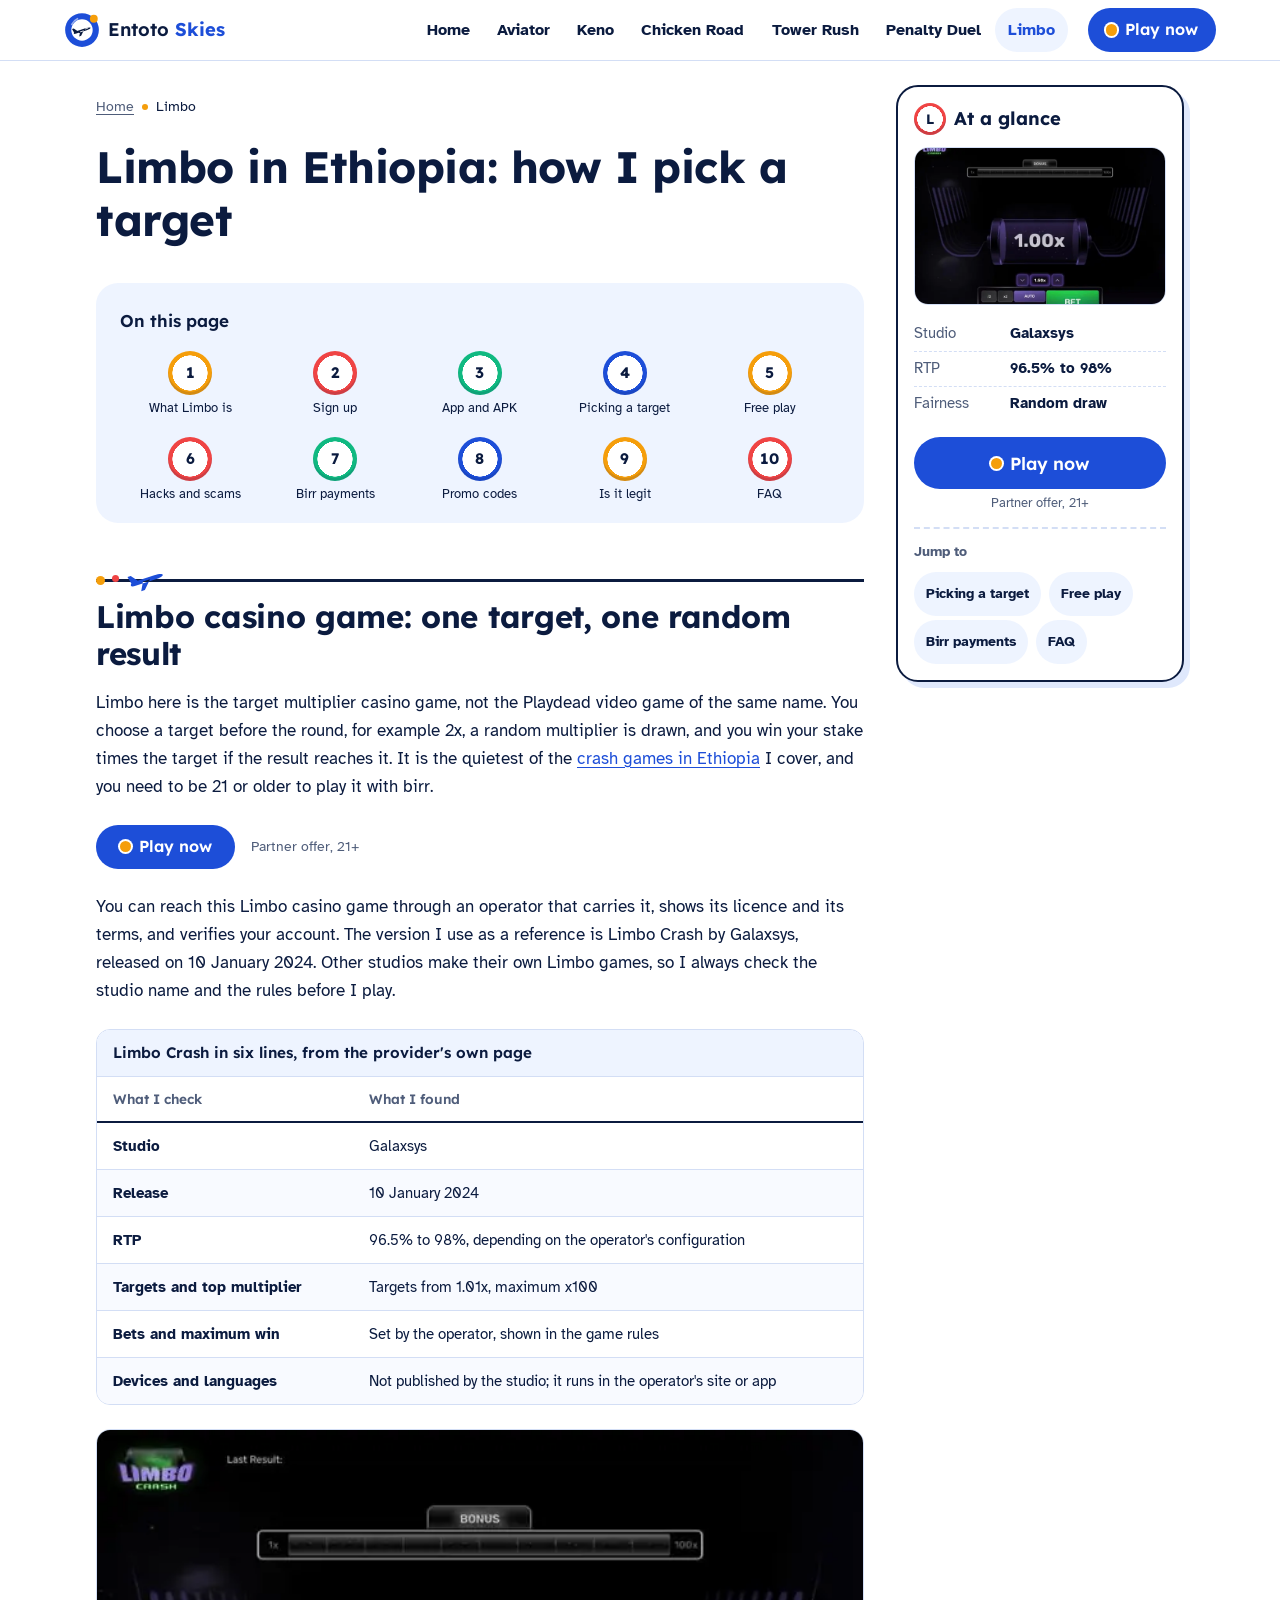
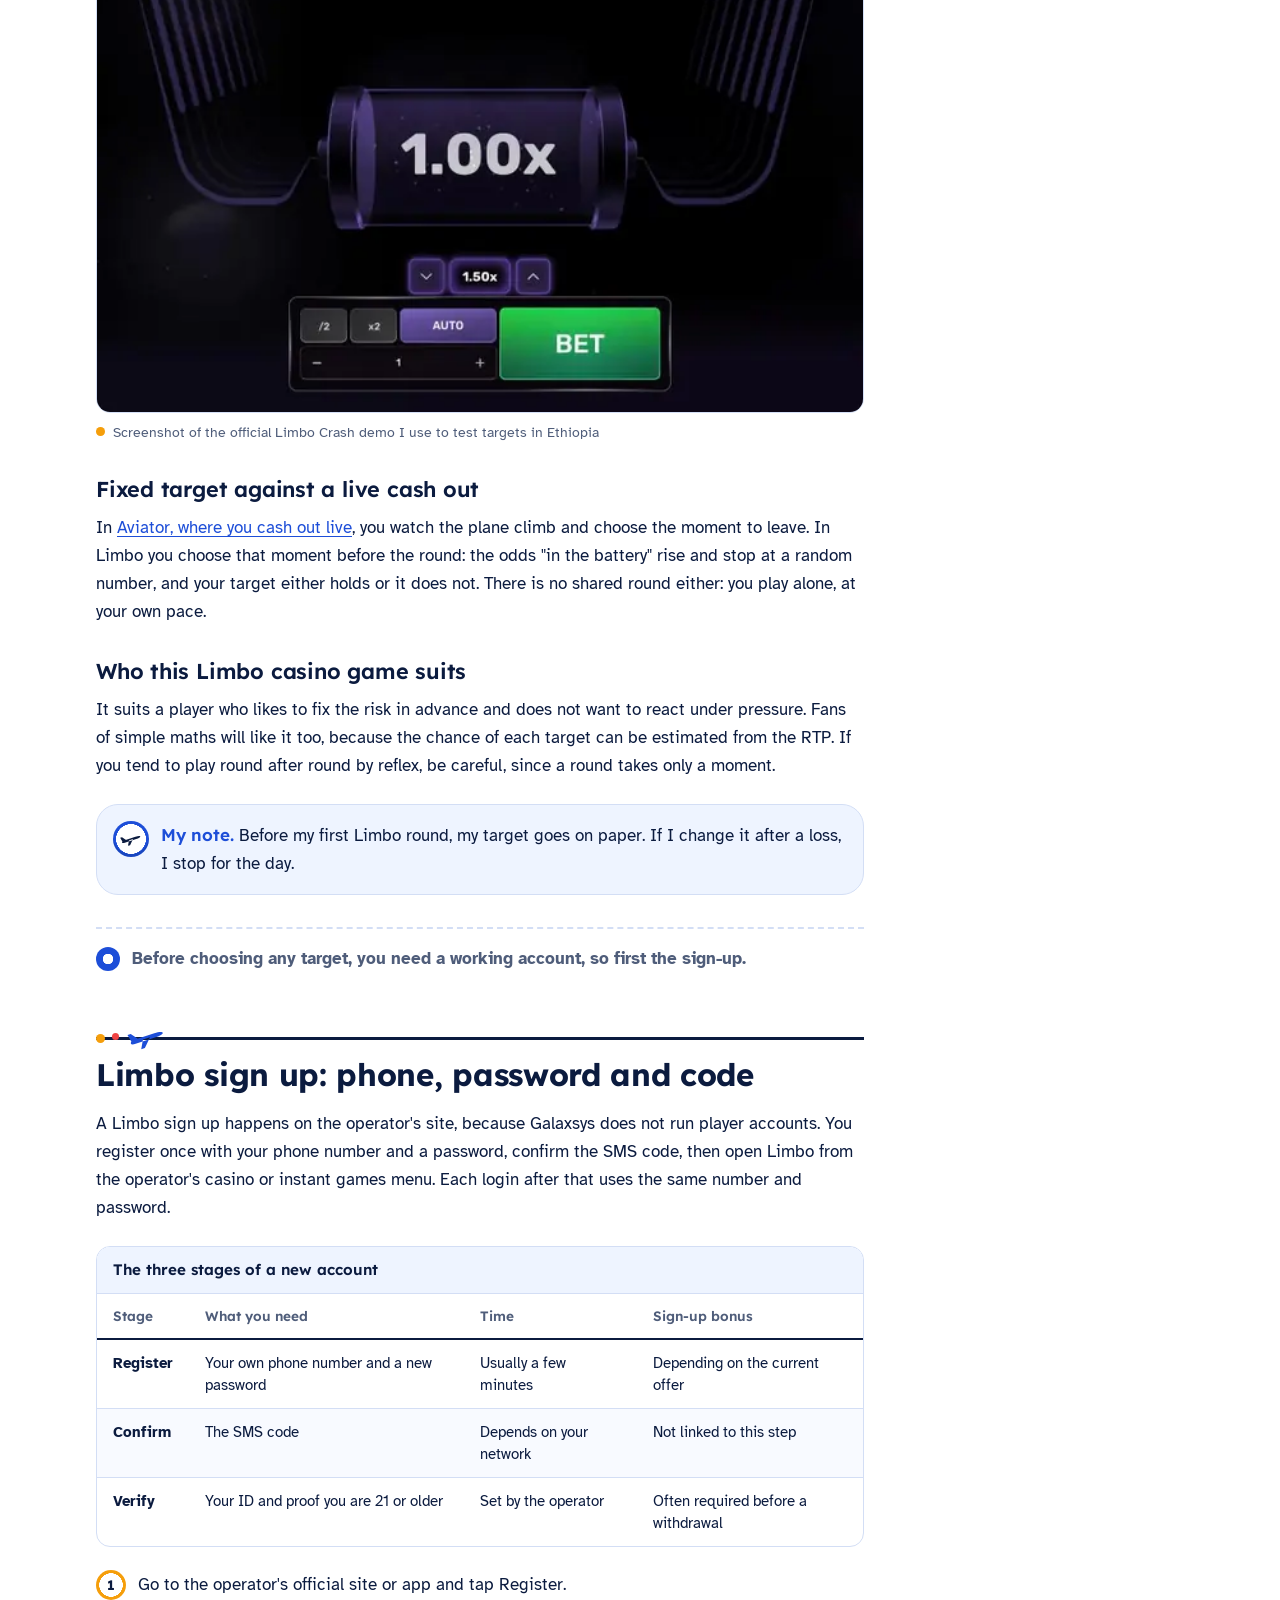
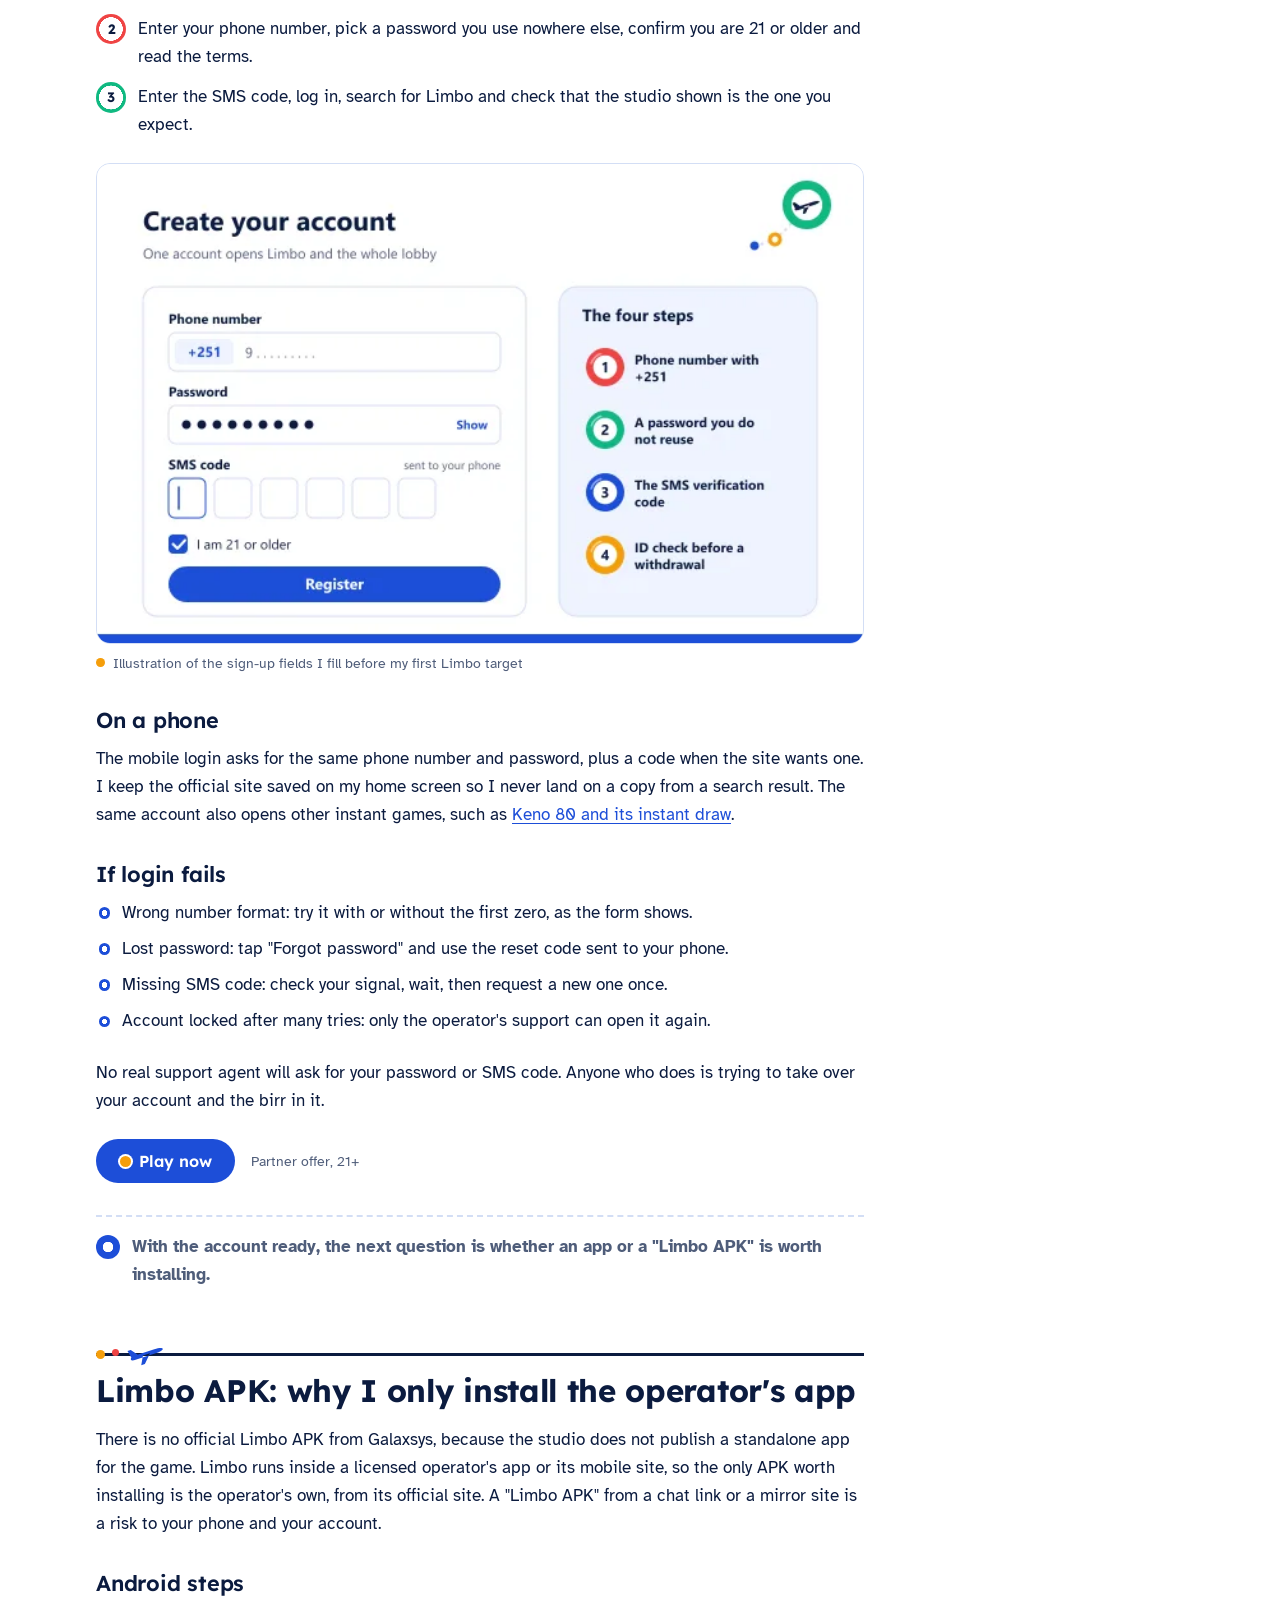
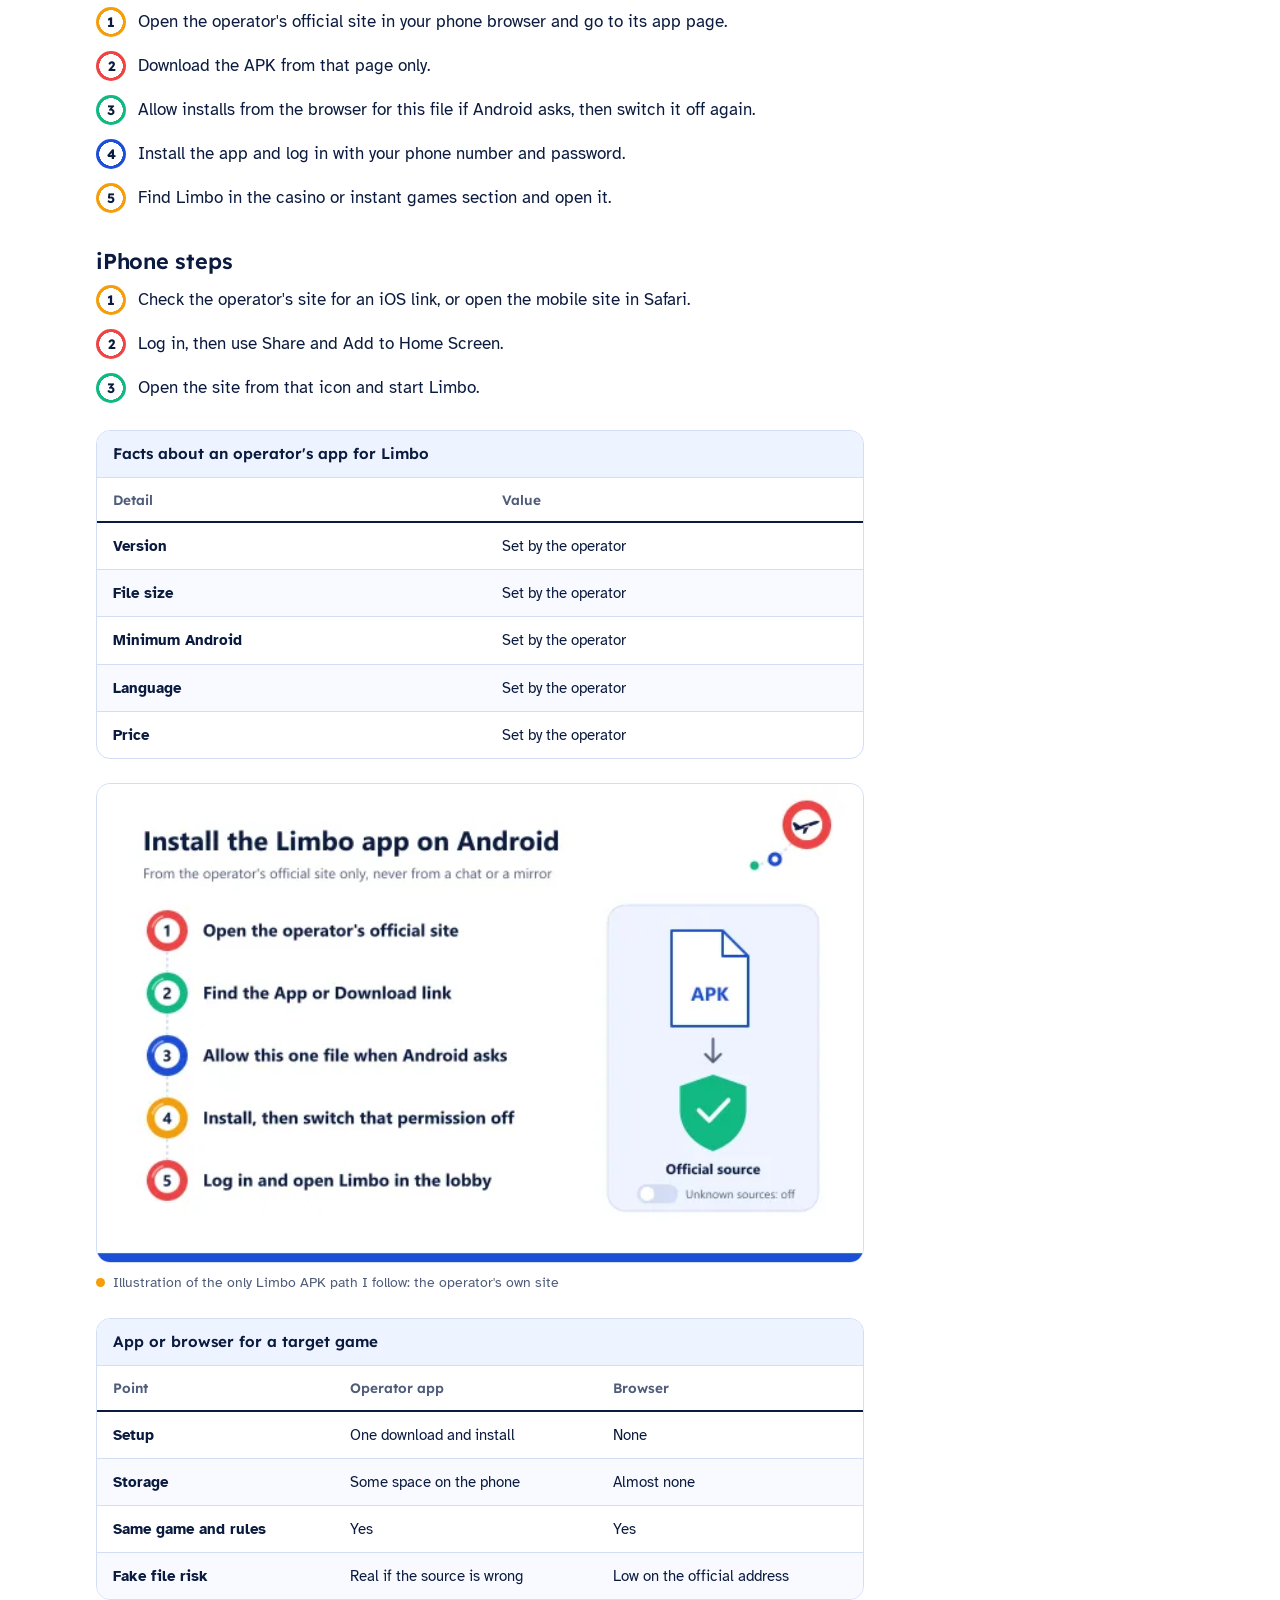
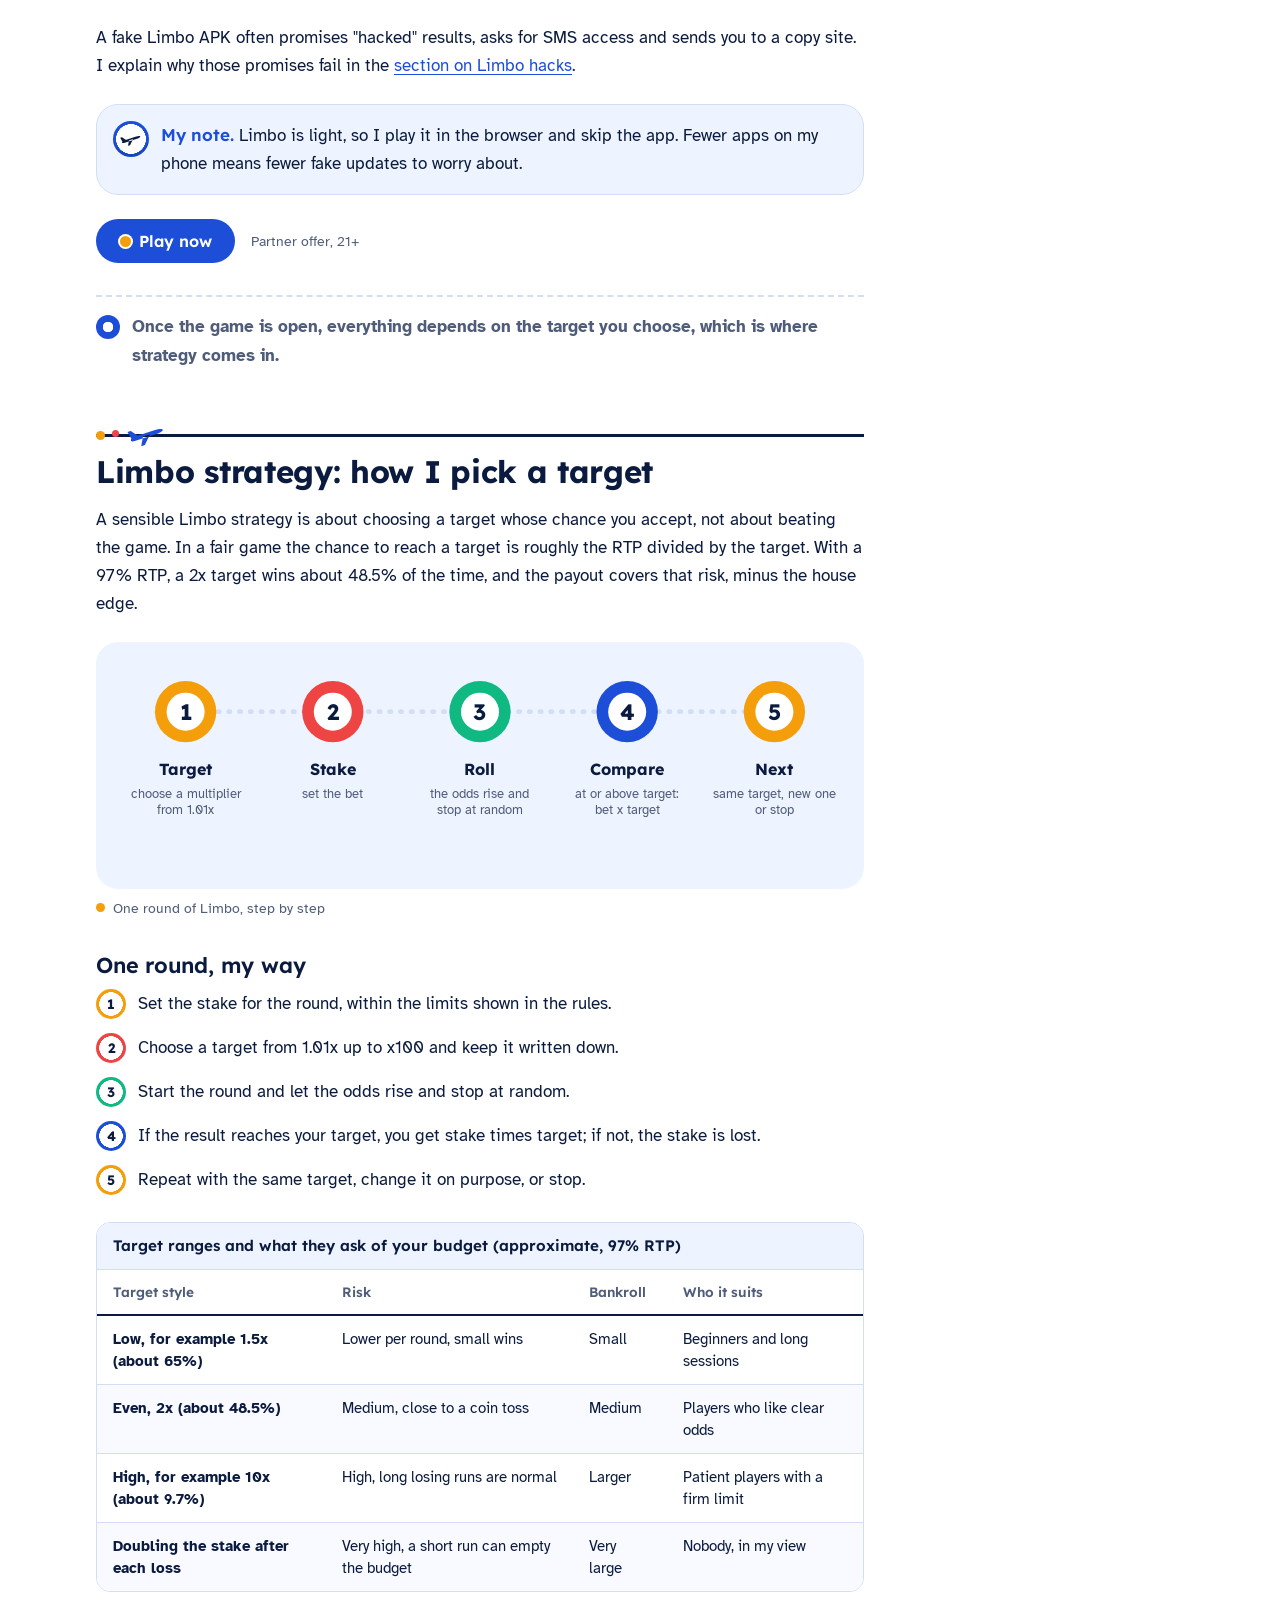
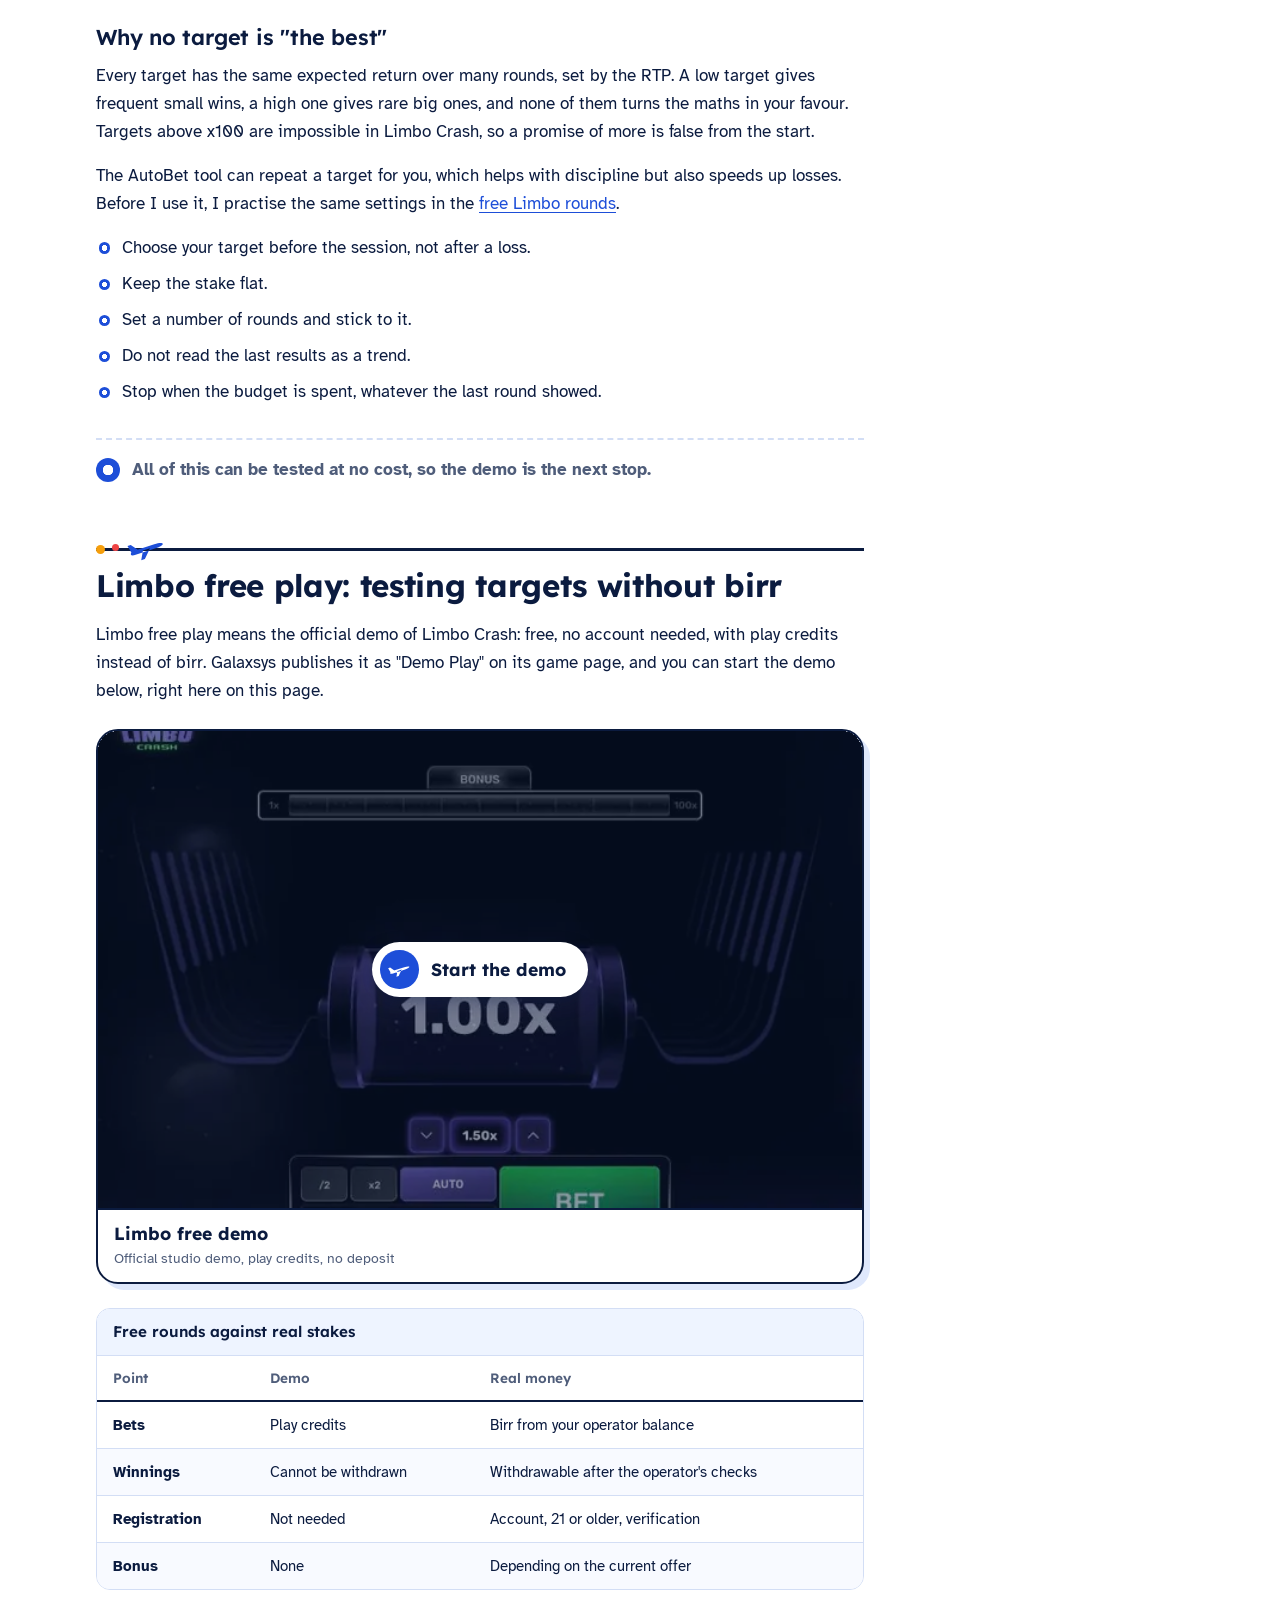
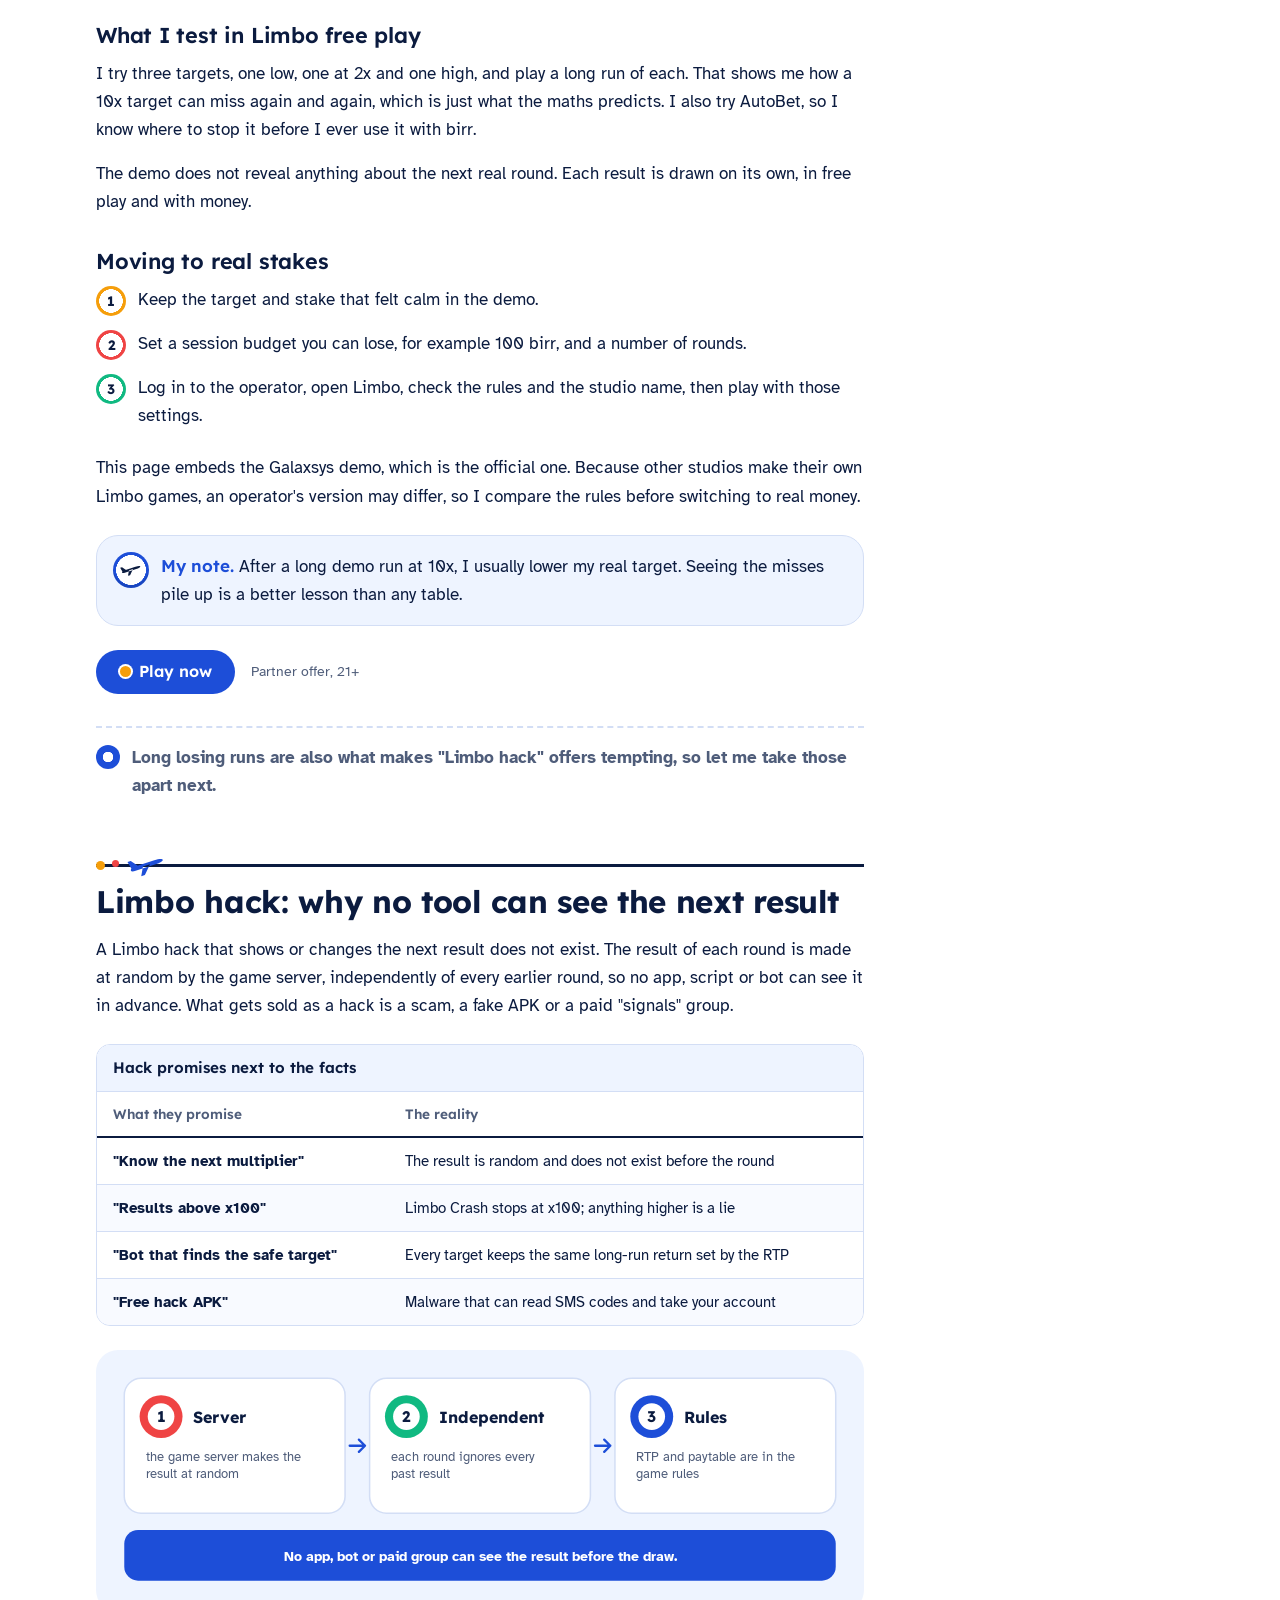
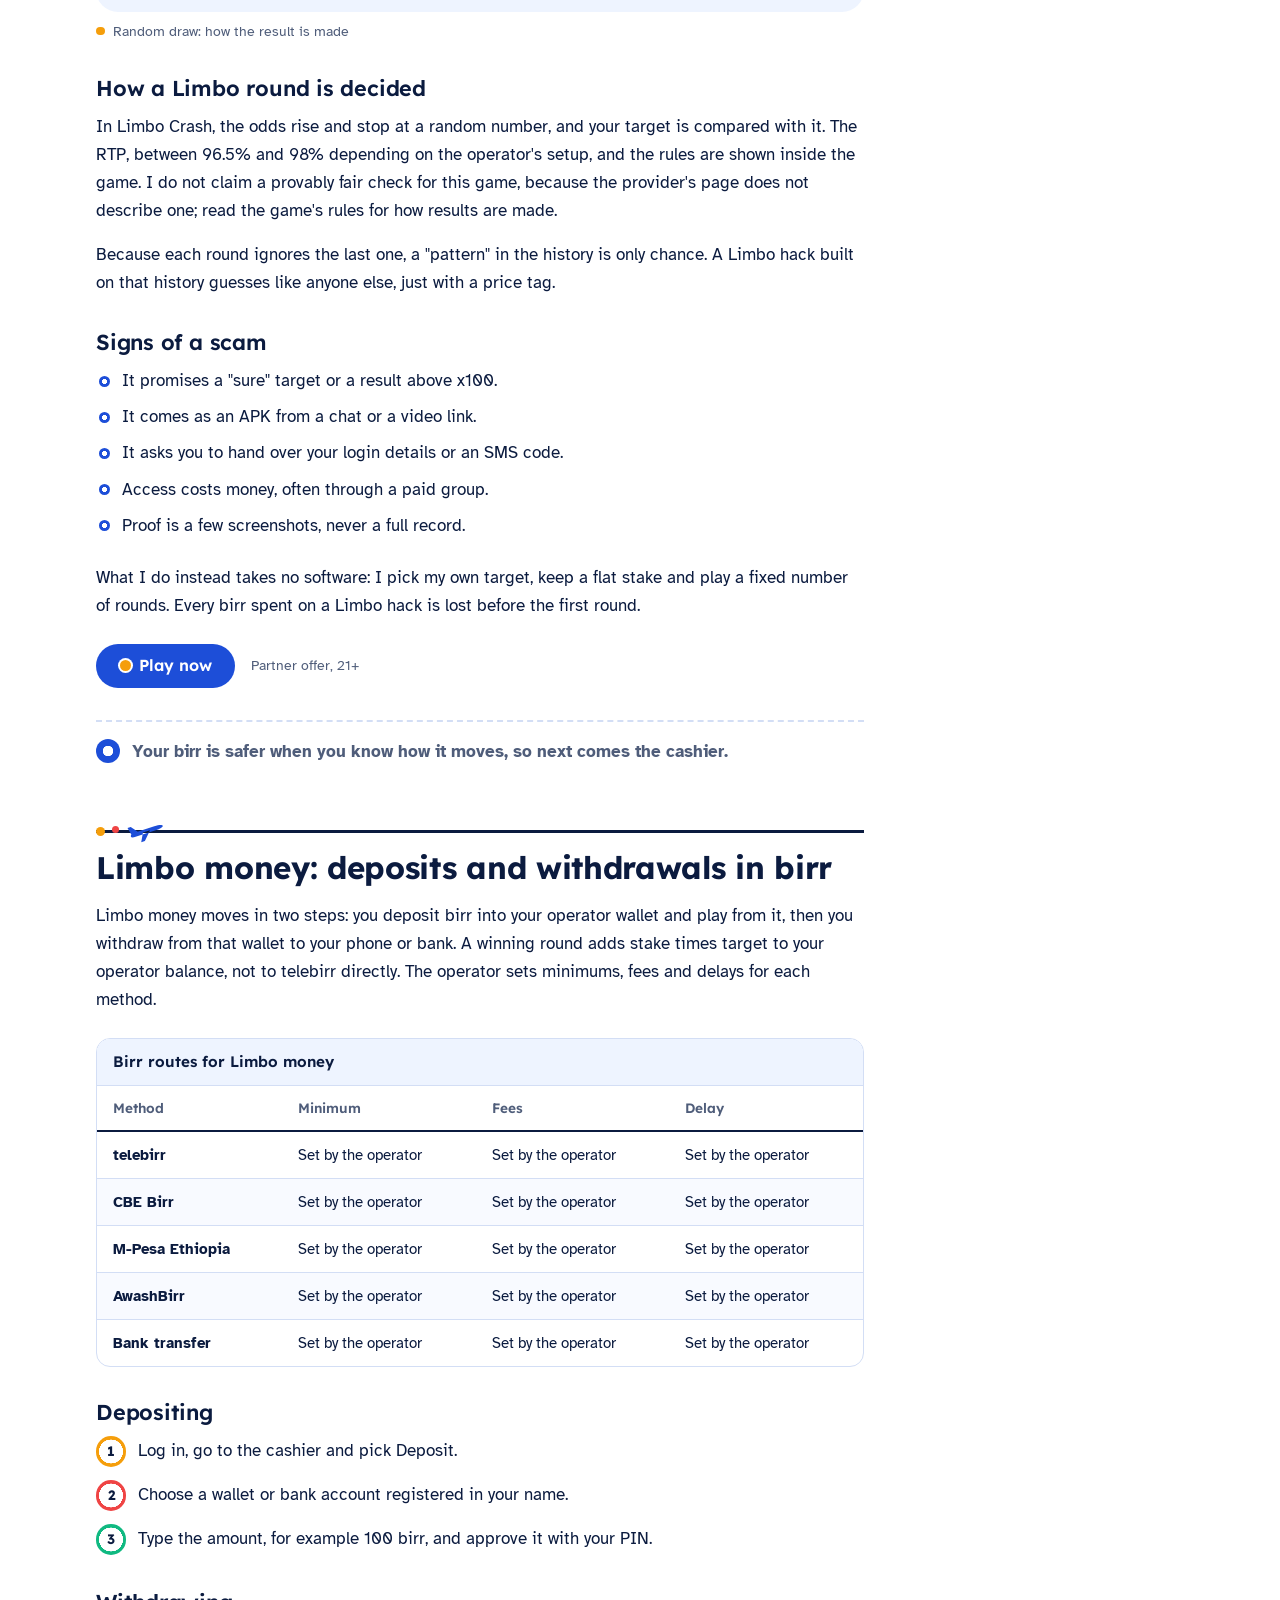
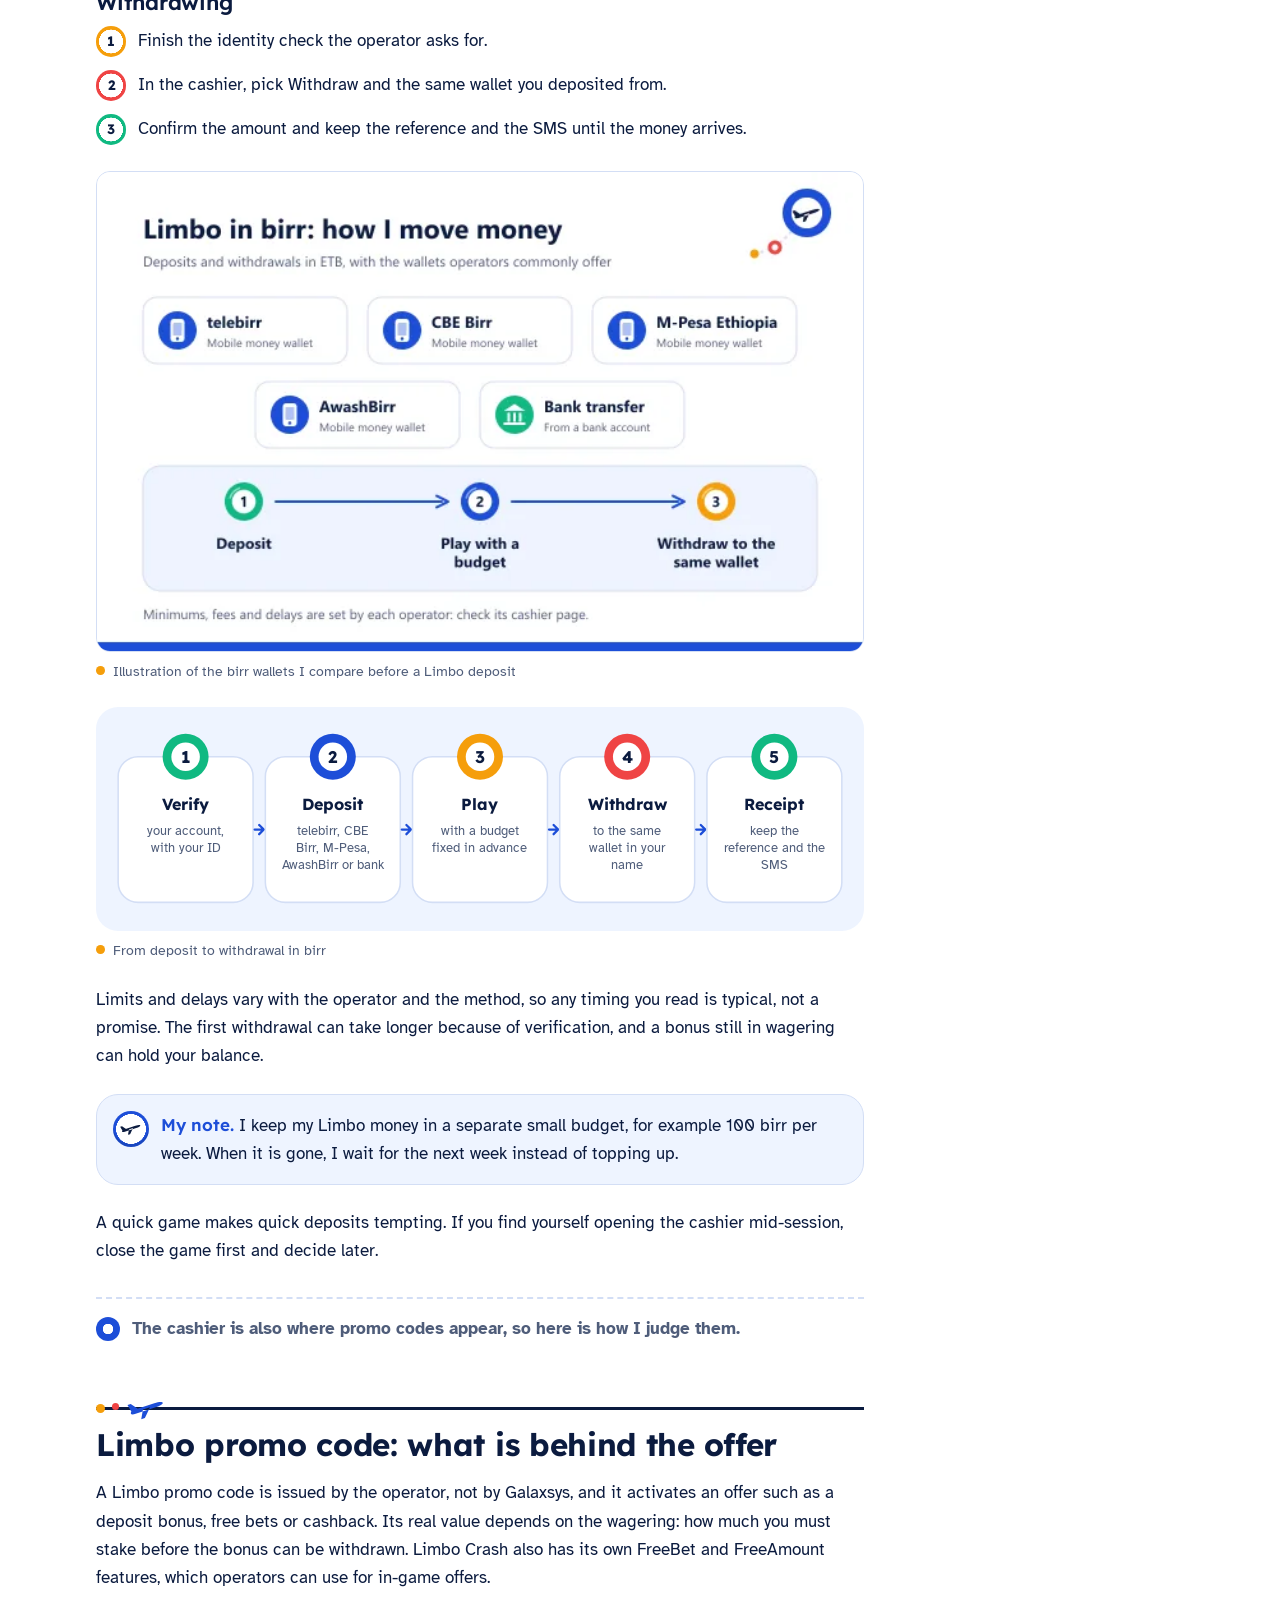
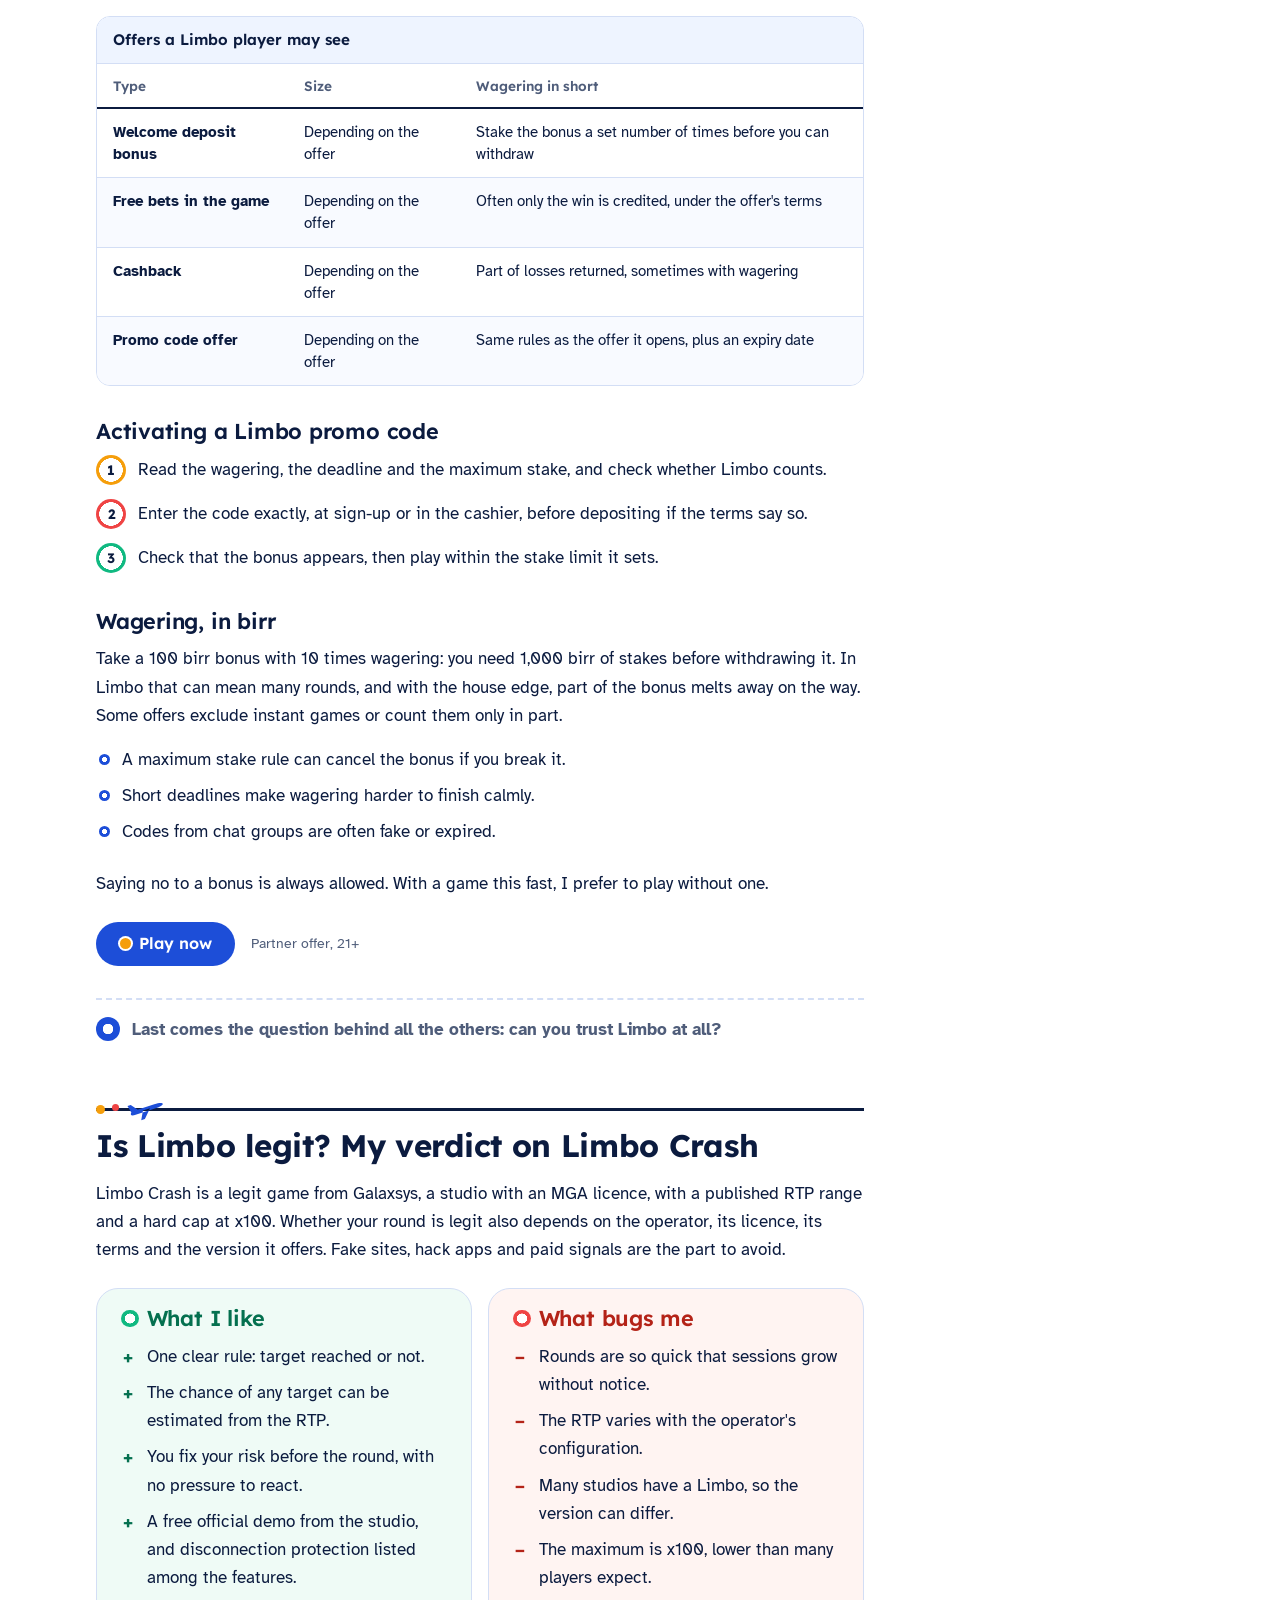
<file: limbo/index.html>
<!doctype html>
<html lang="en">
<head>
<meta charset="utf-8">
<meta name="viewport" content="width=device-width, initial-scale=1">
<title>Limbo in Ethiopia 2026: target odds, free demo and birr guide</title>
<meta name="description" content="Limbo in Ethiopia, the target multiplier casino game: how I pick a target, the odds from 1.01x to x100, free demo, birr payments and hack scams. Read first.">
<meta name="robots" content="index, follow, max-image-preview:large">
<link rel="canonical" href="https://aviatorguide.github.io/limbo/"><link rel="alternate" hreflang="en-ET" href="https://aviatorguide.github.io/limbo/"><link rel="alternate" hreflang="x-default" href="https://aviatorguide.github.io/limbo/">
<meta property="og:type" content="article">
<meta property="og:site_name" content="Entoto Skies">
<meta property="og:locale" content="en_ET">
<meta property="og:title" content="Limbo in Ethiopia 2026: target odds, free demo and birr guide">
<meta property="og:description" content="Limbo in Ethiopia, the target multiplier casino game: how I pick a target, the odds from 1.01x to x100, free demo, birr payments and hack scams. Read first.">
<meta property="og:url" content="https://aviatorguide.github.io/limbo/">
<meta property="og:image" content="https://aviatorguide.github.io/assets/img/entoto-skies-aviator-ethiopia.webp?u=1">
<meta property="og:image:width" content="1200">
<meta property="og:image:height" content="630">
<meta name="twitter:card" content="summary_large_image">
<link rel="icon" href="/mark.svg" type="image/svg+xml"><link rel="icon" href="/favicon.ico" sizes="48x48"><link rel="icon" href="/favicon-48.png" type="image/png" sizes="48x48"><link rel="apple-touch-icon" href="/apple-touch-icon.png">
<meta name="theme-color" content="#1d4ed8">
<link rel="preload" href="/assets/fonts/eb-atk-regular.woff2" as="font" type="font/woff2" crossorigin>
<link rel="stylesheet" href="/assets/css/skies.css?u=1">
<script type="application/ld+json">{"@context":"https://schema.org","@type":"BreadcrumbList","itemListElement":[{"@type":"ListItem","position":1,"name":"Home","item":"https://aviatorguide.github.io/"},{"@type":"ListItem","position":2,"name":"Limbo","item":"https://aviatorguide.github.io/limbo/"}]}</script><script type="application/ld+json">{"@context":"https://schema.org","@type":"FAQPage","mainEntity":[{"@type":"Question","name":"Is this Limbo the Playdead video game?","acceptedAnswer":{"@type":"Answer","text":"No. This page is about Limbo, the target multiplier casino game, with Limbo Crash by Galaxsys as the reference version. The video game only shares the name."}},{"@type":"Question","name":"How does a Limbo round work?","acceptedAnswer":{"@type":"Answer","text":"You pick a target from 1.01x, a random multiplier is drawn, and you win stake times target if the result reaches it. If it stops below, the stake is lost."}},{"@type":"Question","name":"What is the chance of hitting a 2x target?","acceptedAnswer":{"@type":"Answer","text":"Roughly the RTP divided by the target. With a 97% RTP that is about 48.5%, and it is an approximation over many rounds, not a promise."}},{"@type":"Question","name":"What is the maximum multiplier in Limbo Crash?","acceptedAnswer":{"@type":"Answer","text":"The provider page gives x100 as the maximum. Any offer promising results above that is false."}},{"@type":"Question","name":"Can I play Limbo for free?","acceptedAnswer":{"@type":"Answer","text":"Yes. Galaxsys publishes a free demo of Limbo Crash, and you can start it in the free play section of this page without an account."}},{"@type":"Question","name":"Is there an official Limbo APK?","acceptedAnswer":{"@type":"Answer","text":"Galaxsys does not publish a standalone app. Use the operator's own app from its official site, or simply its mobile site."}},{"@type":"Question","name":"Does a Limbo hack or predictor work?","acceptedAnswer":{"@type":"Answer","text":"No. Each result is random and independent, so nothing can see it in advance. Hack apps and paid signals are scams."}}]}</script><script type="application/ld+json">{"@context":"https://schema.org","@type":"HowTo","name":"How to play one round of Limbo","url":"https://aviatorguide.github.io/limbo/#play","step":[{"@type":"HowToStep","position":1,"text":"Set the stake for the round, within the limits shown in the rules."},{"@type":"HowToStep","position":2,"text":"Choose a target from 1.01x up to x100 and keep it written down."},{"@type":"HowToStep","position":3,"text":"Start the round and let the odds rise and stop at random."},{"@type":"HowToStep","position":4,"text":"If the result reaches your target, you get stake times target; if not, the stake is lost."},{"@type":"HowToStep","position":5,"text":"Repeat with the same target, change it on purpose, or stop."}]}</script><script type="application/ld+json">{"@context":"https://schema.org","@type":"HowTo","name":"How to install an operator app for Limbo on Android","url":"https://aviatorguide.github.io/limbo/#app","step":[{"@type":"HowToStep","position":1,"text":"Open the operator's official site in your phone browser and go to its app page."},{"@type":"HowToStep","position":2,"text":"Download the APK from that page only."},{"@type":"HowToStep","position":3,"text":"Allow installs from the browser for this file if Android asks, then switch it off again."},{"@type":"HowToStep","position":4,"text":"Install the app and log in with your phone number and password."},{"@type":"HowToStep","position":5,"text":"Find Limbo in the casino or instant games section and open it."}]}</script><script type="application/ld+json">{"@context":"https://schema.org","@type":"SoftwareApplication","name":"Limbo (mobile version)","applicationCategory":"GameApplication","operatingSystem":"Android, iOS","inLanguage":"en","offers":{"@type":"Offer","price":"0","priceCurrency":"ETB"},"review":{"@type":"Review","author":{"@type":"Organization","name":"Entoto Skies"},"reviewRating":{"@type":"Rating","ratingValue":"3.9","bestRating":"5","worstRating":"1"},"reviewBody":"An honest, easy target game with odds you can estimate, held back by very fast rounds, an x100 cap and many look-alike versions."}}</script>
</head>
<body>
<a class="eb-skip" href="#eb-main">Skip to content</a>
<header class="eb-top"><div class="eb-top__in">
<a class="eb-logo" href="/"><img src="/mark.svg" width="40" height="40" alt=""><span>Entoto <b>Skies</b></span></a>
<nav class="eb-nav" aria-label="Main navigation"><ul><li><a href="/">Home</a></li><li><a href="/aviator/">Aviator</a></li><li><a href="/keno/">Keno</a></li><li><a href="/chicken-road/">Chicken Road</a></li><li><a href="/tower-rush/">Tower Rush</a></li><li><a href="/penalty-duel/">Penalty Duel</a></li><li><a href="/limbo/" aria-current="page">Limbo</a></li></ul></nav>
<a class="eb-btn eb-btn--play eb-top__play" href="/go/skies/?utm_source=et2&amp;utm_medium=site&amp;utm_content=limbo-header" rel="nofollow sponsored">Play now</a>
<details class="eb-menu"><summary><span class="eb-menu__icon" aria-hidden="true"></span>Menu</summary>
<nav aria-label="Menu"><ul><li><a href="/">Home</a></li><li><a href="/aviator/">Aviator</a></li><li><a href="/keno/">Keno</a></li><li><a href="/chicken-road/">Chicken Road</a></li><li><a href="/tower-rush/">Tower Rush</a></li><li><a href="/penalty-duel/">Penalty Duel</a></li><li><a href="/limbo/" aria-current="page">Limbo</a></li></ul></nav></details>
</div></header>
<main id="eb-main">
<div class="eb-game"><div class="eb-col eb-head eb-game__head"><nav class="eb-crumbs" aria-label="Breadcrumbs"><ol><li><a href="/">Home</a></li><li aria-current="page">Limbo</li></ol></nav>
<h1>Limbo in Ethiopia: how I pick a target</h1></div>
<aside class="eb-sheet" aria-labelledby="eb-sheet-t"><div class="eb-sheet__in"><p class="eb-sheet__title" id="eb-sheet-t"><span class="eb-ball eb-ball--r" aria-hidden="true">L</span>At a glance</p><img class="eb-sheet__img" src="/assets/img/limbo-game-card-et.webp?u=1" srcset="/assets/img/limbo-icon-et.webp?u=1 112w, /assets/img/limbo-game-card-et.webp?u=1 640w" sizes="(min-width: 64rem) 16rem, 5.5rem" width="640" height="400" alt="Limbo Crash game card for players in Ethiopia: the target multiplier and the random result" decoding="async"><dl class="eb-sheet__facts"><div><dt>Studio</dt><dd>Galaxsys</dd></div><div><dt>RTP</dt><dd>96.5% to 98%</dd></div><div class="eb-sheet__fair"><dt>Fairness</dt><dd>Random draw</dd></div></dl><div class="eb-sheet__act"><a class="eb-btn eb-btn--play" href="/go/skies/?utm_source=et2&amp;utm_medium=site&amp;utm_content=limbo-sheet" rel="nofollow sponsored">Play now</a><p class="eb-sheet__sub">Partner offer, 21+</p></div><nav class="eb-sheet__jump" aria-label="Jump to"><p>Jump to</p><ul><li><a href="#play">Picking a target</a></li><li><a href="#free">Free play</a></li><li><a href="#money">Birr payments</a></li><li><a href="#faq">FAQ</a></li></ul></nav></div></aside>
<div class="eb-game__main"><div class="eb-col"><nav class="eb-toc" aria-label="On this page"><p class="eb-toc__title">On this page</p><ol><li><a href="#game"><span class="eb-ball eb-ball--a">1</span><span class="eb-toc__label">What Limbo is</span></a></li><li><a href="#login"><span class="eb-ball eb-ball--r">2</span><span class="eb-toc__label">Sign up</span></a></li><li><a href="#app"><span class="eb-ball eb-ball--g">3</span><span class="eb-toc__label">App and APK</span></a></li><li><a href="#play"><span class="eb-ball eb-ball--b">4</span><span class="eb-toc__label">Picking a target</span></a></li><li><a href="#free"><span class="eb-ball eb-ball--a">5</span><span class="eb-toc__label">Free play</span></a></li><li><a href="#numbers"><span class="eb-ball eb-ball--r">6</span><span class="eb-toc__label">Hacks and scams</span></a></li><li><a href="#money"><span class="eb-ball eb-ball--g">7</span><span class="eb-toc__label">Birr payments</span></a></li><li><a href="#bonus"><span class="eb-ball eb-ball--b">8</span><span class="eb-toc__label">Promo codes</span></a></li><li><a href="#verdict"><span class="eb-ball eb-ball--a">9</span><span class="eb-toc__label">Is it legit</span></a></li><li><a href="#faq"><span class="eb-ball eb-ball--r">10</span><span class="eb-toc__label">FAQ</span></a></li></ol></nav></div>
<div class="eb-col eb-prose">
<section id="game" class="eb-block"><h2>Limbo casino game: one target, one random result</h2>
<p>Limbo here is the target multiplier casino game, not the Playdead video game of the same name. You choose a target before the round, for example 2x, a random multiplier is drawn, and you win your stake times the target if the result reaches it. It is the quietest of the <a href="/">crash games in Ethiopia</a> I cover, and you need to be 21 or older to play it with birr.</p>
<div class="eb-cta"><a class="eb-btn eb-btn--play" href="/go/skies/?utm_source=et2&amp;utm_medium=site&amp;utm_content=limbo-game" rel="nofollow sponsored">Play now</a><span class="eb-cta__sub">Partner offer, 21+</span></div>
<p>You can reach this Limbo casino game through an operator that carries it, shows its licence and its terms, and verifies your account. The version I use as a reference is Limbo Crash by Galaxsys, released on 10 January 2024. Other studios make their own Limbo games, so I always check the studio name and the rules before I play.</p>
<div class="eb-table eb-table--s" tabindex="0" role="region" aria-label="Limbo Crash in six lines, from the provider&#x27;s own page"><table>
<caption>Limbo Crash in six lines, from the provider's own page</caption>
<thead><tr><th scope="col">What I check</th><th scope="col">What I found</th></tr></thead>
<tbody>
<tr><th scope="row">Studio</th><td>Galaxsys</td></tr>
<tr><th scope="row">Release</th><td>10 January 2024</td></tr>
<tr><th scope="row">RTP</th><td>96.5% to 98%, depending on the operator's configuration</td></tr>
<tr><th scope="row">Targets and top multiplier</th><td>Targets from 1.01x, maximum x100</td></tr>
<tr><th scope="row">Bets and maximum win</th><td>Set by the operator, shown in the game rules</td></tr>
<tr><th scope="row">Devices and languages</th><td>Not published by the studio; it runs in the operator's site or app</td></tr>
</tbody>
</table></div>
<figure class="eb-fig"><img src="/assets/img/limbo-demo-screenshot-ethiopia.webp?u=1" srcset="/assets/img/limbo-demo-screenshot-ethiopia-600.webp?u=1 600w, /assets/img/limbo-demo-screenshot-ethiopia.webp?u=1 723w" sizes="(min-width: 52rem) 48rem, calc(100vw - 2rem)" width="723" height="549" alt="The official Limbo Crash demo with a target multiplier set and the random result shown, as seen by a player in Ethiopia" loading="lazy" decoding="async"><figcaption>Screenshot of the official Limbo Crash demo I use to test targets in Ethiopia</figcaption></figure>
<h3>Fixed target against a live cash out</h3>
<p>In <a href="/aviator/">Aviator, where you cash out live</a>, you watch the plane climb and choose the moment to leave. In Limbo you choose that moment before the round: the odds "in the battery" rise and stop at a random number, and your target either holds or it does not. There is no shared round either: you play alone, at your own pace.</p>
<h3>Who this Limbo casino game suits</h3>
<p>It suits a player who likes to fix the risk in advance and does not want to react under pressure. Fans of simple maths will like it too, because the chance of each target can be estimated from the RTP. If you tend to play round after round by reflex, be careful, since a round takes only a moment.</p>
<aside class="my-note"><p><strong>My note.</strong> Before my first Limbo round, my target goes on paper. If I change it after a loss, I stop for the day.</p></aside>
<p class="next-up">Before choosing any target, you need a working account, so first the sign-up.</p></section>
<section id="login" class="eb-block"><h2>Limbo sign up: phone, password and code</h2>
<p>A Limbo sign up happens on the operator's site, because Galaxsys does not run player accounts. You register once with your phone number and a password, confirm the SMS code, then open Limbo from the operator's casino or instant games menu. Each login after that uses the same number and password.</p>
<div class="eb-table eb-table--l" tabindex="0" role="region" aria-label="The three stages of a new account"><table>
<caption>The three stages of a new account</caption>
<thead><tr><th scope="col">Stage</th><th scope="col">What you need</th><th scope="col">Time</th><th scope="col">Sign-up bonus</th></tr></thead>
<tbody>
<tr><th scope="row">Register</th><td>Your own phone number and a new password</td><td>Usually a few minutes</td><td>Depending on the current offer</td></tr>
<tr><th scope="row">Confirm</th><td>The SMS code</td><td>Depends on your network</td><td>Not linked to this step</td></tr>
<tr><th scope="row">Verify</th><td>Your ID and proof you are 21 or older</td><td>Set by the operator</td><td>Often required before a withdrawal</td></tr>
</tbody>
</table></div>
<ol>
<li>Go to the operator's official site or app and tap Register.</li>
<li>Enter your phone number, pick a password you use nowhere else, confirm you are 21 or older and read the terms.</li>
<li>Enter the SMS code, log in, search for Limbo and check that the studio shown is the one you expect.</li>
</ol>
<figure class="eb-fig"><img src="/assets/img/limbo-register-ethiopia.webp?u=1" srcset="/assets/img/limbo-register-ethiopia-600.webp?u=1 600w, /assets/img/limbo-register-ethiopia.webp?u=1 1200w" sizes="(min-width: 52rem) 48rem, calc(100vw - 2rem)" width="1200" height="750" alt="Illustration of a Limbo sign up form on a phone in Ethiopia with phone number, password and SMS code" loading="lazy" decoding="async"><figcaption>Illustration of the sign-up fields I fill before my first Limbo target</figcaption></figure>
<h3>On a phone</h3>
<p>The mobile login asks for the same phone number and password, plus a code when the site wants one. I keep the official site saved on my home screen so I never land on a copy from a search result. The same account also opens other instant games, such as <a href="/keno/">Keno 80 and its instant draw</a>.</p>
<h3>If login fails</h3>
<ul>
<li>Wrong number format: try it with or without the first zero, as the form shows.</li>
<li>Lost password: tap "Forgot password" and use the reset code sent to your phone.</li>
<li>Missing SMS code: check your signal, wait, then request a new one once.</li>
<li>Account locked after many tries: only the operator's support can open it again.</li>
</ul>
<p>No real support agent will ask for your password or SMS code. Anyone who does is trying to take over your account and the birr in it.</p>
<div class="eb-cta"><a class="eb-btn eb-btn--play" href="/go/skies/?utm_source=et2&amp;utm_medium=site&amp;utm_content=limbo-login" rel="nofollow sponsored">Play now</a><span class="eb-cta__sub">Partner offer, 21+</span></div>
<p class="next-up">With the account ready, the next question is whether an app or a "Limbo APK" is worth installing.</p></section>
<section id="app" class="eb-block"><h2>Limbo APK: why I only install the operator's app</h2>
<p>There is no official Limbo APK from Galaxsys, because the studio does not publish a standalone app for the game. Limbo runs inside a licensed operator's app or its mobile site, so the only APK worth installing is the operator's own, from its official site. A "Limbo APK" from a chat link or a mirror site is a risk to your phone and your account.</p>
<h3>Android steps</h3>
<ol>
<li>Open the operator's official site in your phone browser and go to its app page.</li>
<li>Download the APK from that page only.</li>
<li>Allow installs from the browser for this file if Android asks, then switch it off again.</li>
<li>Install the app and log in with your phone number and password.</li>
<li>Find Limbo in the casino or instant games section and open it.</li>
</ol>
<h3>iPhone steps</h3>
<ol>
<li>Check the operator's site for an iOS link, or open the mobile site in Safari.</li>
<li>Log in, then use Share and Add to Home Screen.</li>
<li>Open the site from that icon and start Limbo.</li>
</ol>
<div class="eb-table eb-table--s" tabindex="0" role="region" aria-label="Facts about an operator&#x27;s app for Limbo"><table>
<caption>Facts about an operator's app for Limbo</caption>
<thead><tr><th scope="col">Detail</th><th scope="col">Value</th></tr></thead>
<tbody>
<tr><th scope="row">Version</th><td>Set by the operator</td></tr>
<tr><th scope="row">File size</th><td>Set by the operator</td></tr>
<tr><th scope="row">Minimum Android</th><td>Set by the operator</td></tr>
<tr><th scope="row">Language</th><td>Set by the operator</td></tr>
<tr><th scope="row">Price</th><td>Set by the operator</td></tr>
</tbody>
</table></div>
<figure class="eb-fig"><img src="/assets/img/limbo-app-install-ethiopia.webp?u=1" srcset="/assets/img/limbo-app-install-ethiopia-600.webp?u=1 600w, /assets/img/limbo-app-install-ethiopia.webp?u=1 1200w" sizes="(min-width: 52rem) 48rem, calc(100vw - 2rem)" width="1200" height="750" alt="Illustration of installing an operator app for the Limbo casino game on an Android phone in Ethiopia" loading="lazy" decoding="async"><figcaption>Illustration of the only Limbo APK path I follow: the operator&#x27;s own site</figcaption></figure>
<div class="eb-table eb-table--m" tabindex="0" role="region" aria-label="App or browser for a target game"><table>
<caption>App or browser for a target game</caption>
<thead><tr><th scope="col">Point</th><th scope="col">Operator app</th><th scope="col">Browser</th></tr></thead>
<tbody>
<tr><th scope="row">Setup</th><td>One download and install</td><td>None</td></tr>
<tr><th scope="row">Storage</th><td>Some space on the phone</td><td>Almost none</td></tr>
<tr><th scope="row">Same game and rules</th><td>Yes</td><td>Yes</td></tr>
<tr><th scope="row">Fake file risk</th><td>Real if the source is wrong</td><td>Low on the official address</td></tr>
</tbody>
</table></div>
<p>A fake Limbo APK often promises "hacked" results, asks for SMS access and sends you to a copy site. I explain why those promises fail in the <a href="#numbers">section on Limbo hacks</a>.</p>
<aside class="my-note"><p><strong>My note.</strong> Limbo is light, so I play it in the browser and skip the app. Fewer apps on my phone means fewer fake updates to worry about.</p></aside>
<div class="eb-cta"><a class="eb-btn eb-btn--play" href="/go/skies/?utm_source=et2&amp;utm_medium=site&amp;utm_content=limbo-app" rel="nofollow sponsored">Play now</a><span class="eb-cta__sub">Partner offer, 21+</span></div>
<p class="next-up">Once the game is open, everything depends on the target you choose, which is where strategy comes in.</p></section>
<section id="play" class="eb-block"><h2>Limbo strategy: how I pick a target</h2>
<p>A sensible Limbo strategy is about choosing a target whose chance you accept, not about beating the game. In a fair game the chance to reach a target is roughly the RTP divided by the target. With a 97% RTP, a 2x target wins about 48.5% of the time, and the payout covers that risk, minus the house edge.</p>
<figure class="eb-scheme eb-scheme--round"><div class="eb-scheme__box"><svg class="eb-sv eb-sv--h" role="img" aria-label="One round of Limbo, step by step. 1. Target: choose a multiplier from 1.01x. 2. Stake: set the bet. 3. Roll: the odds rise and stop at random. 4. Compare: at or above target: bet x target. 5. Next: same target, new one or stop." viewBox="0 0 960 280" focusable="false"><path class="eb-sv-track" d="M96 70H864"/><circle class="eb-sv-a" cx="96" cy="70" r="40"/><circle class="eb-sv-disc" cx="96" cy="70" r="24.8"/><text class="eb-sv-num" x="96" y="80.8" text-anchor="middle" font-size="29">1</text><text class="eb-sv-label" x="96" y="152" text-anchor="middle">Target</text><text class="eb-sv-text" text-anchor="middle"><tspan x="96" y="182">choose a multiplier</tspan><tspan x="96" y="204">from 1.01x</tspan></text><circle class="eb-sv-r" cx="288" cy="70" r="40"/><circle class="eb-sv-disc" cx="288" cy="70" r="24.8"/><text class="eb-sv-num" x="288" y="80.8" text-anchor="middle" font-size="29">2</text><text class="eb-sv-label" x="288" y="152" text-anchor="middle">Stake</text><text class="eb-sv-text" text-anchor="middle"><tspan x="288" y="182">set the bet</tspan></text><circle class="eb-sv-g" cx="480" cy="70" r="40"/><circle class="eb-sv-disc" cx="480" cy="70" r="24.8"/><text class="eb-sv-num" x="480" y="80.8" text-anchor="middle" font-size="29">3</text><text class="eb-sv-label" x="480" y="152" text-anchor="middle">Roll</text><text class="eb-sv-text" text-anchor="middle"><tspan x="480" y="182">the odds rise and</tspan><tspan x="480" y="204">stop at random</tspan></text><circle class="eb-sv-b" cx="672" cy="70" r="40"/><circle class="eb-sv-disc" cx="672" cy="70" r="24.8"/><text class="eb-sv-num" x="672" y="80.8" text-anchor="middle" font-size="29">4</text><text class="eb-sv-label" x="672" y="152" text-anchor="middle">Compare</text><text class="eb-sv-text" text-anchor="middle"><tspan x="672" y="182">at or above target:</tspan><tspan x="672" y="204">bet x target</tspan></text><circle class="eb-sv-a" cx="864" cy="70" r="40"/><circle class="eb-sv-disc" cx="864" cy="70" r="24.8"/><text class="eb-sv-num" x="864" y="80.8" text-anchor="middle" font-size="29">5</text><text class="eb-sv-label" x="864" y="152" text-anchor="middle">Next</text><text class="eb-sv-text" text-anchor="middle"><tspan x="864" y="182">same target, new one</tspan><tspan x="864" y="204">or stop</tspan></text></svg><svg class="eb-sv eb-sv--v" role="img" aria-label="One round of Limbo, step by step. 1. Target: choose a multiplier from 1.01x. 2. Stake: set the bet. 3. Roll: the odds rise and stop at random. 4. Compare: at or above target: bet x target. 5. Next: same target, new one or stop." viewBox="0 0 360 428" focusable="false"><path class="eb-sv-track" d="M44 36V392"/><circle class="eb-sv-a" cx="44" cy="36" r="28"/><circle class="eb-sv-disc" cx="44" cy="36" r="17.4"/><text class="eb-sv-num" x="44" y="43.6" text-anchor="middle" font-size="20">1</text><text class="eb-sv-label" x="88" y="30">Target</text><text class="eb-sv-text"><tspan x="88" y="56">choose a multiplier from 1.01x</tspan></text><circle class="eb-sv-r" cx="44" cy="114" r="28"/><circle class="eb-sv-disc" cx="44" cy="114" r="17.4"/><text class="eb-sv-num" x="44" y="121.6" text-anchor="middle" font-size="20">2</text><text class="eb-sv-label" x="88" y="108">Stake</text><text class="eb-sv-text"><tspan x="88" y="134">set the bet</tspan></text><circle class="eb-sv-g" cx="44" cy="192" r="28"/><circle class="eb-sv-disc" cx="44" cy="192" r="17.4"/><text class="eb-sv-num" x="44" y="199.6" text-anchor="middle" font-size="20">3</text><text class="eb-sv-label" x="88" y="186">Roll</text><text class="eb-sv-text"><tspan x="88" y="212">the odds rise and stop at</tspan><tspan x="88" y="234">random</tspan></text><circle class="eb-sv-b" cx="44" cy="292" r="28"/><circle class="eb-sv-disc" cx="44" cy="292" r="17.4"/><text class="eb-sv-num" x="44" y="299.6" text-anchor="middle" font-size="20">4</text><text class="eb-sv-label" x="88" y="286">Compare</text><text class="eb-sv-text"><tspan x="88" y="312">at or above target: bet x</tspan><tspan x="88" y="334">target</tspan></text><circle class="eb-sv-a" cx="44" cy="392" r="28"/><circle class="eb-sv-disc" cx="44" cy="392" r="17.4"/><text class="eb-sv-num" x="44" y="399.6" text-anchor="middle" font-size="20">5</text><text class="eb-sv-label" x="88" y="386">Next</text><text class="eb-sv-text"><tspan x="88" y="412">same target, new one or stop</tspan></text></svg></div><figcaption>One round of Limbo, step by step</figcaption></figure>
<h3>One round, my way</h3>
<ol>
<li>Set the stake for the round, within the limits shown in the rules.</li>
<li>Choose a target from 1.01x up to x100 and keep it written down.</li>
<li>Start the round and let the odds rise and stop at random.</li>
<li>If the result reaches your target, you get stake times target; if not, the stake is lost.</li>
<li>Repeat with the same target, change it on purpose, or stop.</li>
</ol>
<div class="eb-table eb-table--l" tabindex="0" role="region" aria-label="Target ranges and what they ask of your budget (approximate, 97% RTP)"><table>
<caption>Target ranges and what they ask of your budget (approximate, 97% RTP)</caption>
<thead><tr><th scope="col">Target style</th><th scope="col">Risk</th><th scope="col">Bankroll</th><th scope="col">Who it suits</th></tr></thead>
<tbody>
<tr><th scope="row">Low, for example 1.5x (about 65%)</th><td>Lower per round, small wins</td><td>Small</td><td>Beginners and long sessions</td></tr>
<tr><th scope="row">Even, 2x (about 48.5%)</th><td>Medium, close to a coin toss</td><td>Medium</td><td>Players who like clear odds</td></tr>
<tr><th scope="row">High, for example 10x (about 9.7%)</th><td>High, long losing runs are normal</td><td>Larger</td><td>Patient players with a firm limit</td></tr>
<tr><th scope="row">Doubling the stake after each loss</th><td>Very high, a short run can empty the budget</td><td>Very large</td><td>Nobody, in my view</td></tr>
</tbody>
</table></div>
<h3>Why no target is "the best"</h3>
<p>Every target has the same expected return over many rounds, set by the RTP. A low target gives frequent small wins, a high one gives rare big ones, and none of them turns the maths in your favour. Targets above x100 are impossible in Limbo Crash, so a promise of more is false from the start.</p>
<p>The AutoBet tool can repeat a target for you, which helps with discipline but also speeds up losses. Before I use it, I practise the same settings in the <a href="#free">free Limbo rounds</a>.</p>
<ul>
<li>Choose your target before the session, not after a loss.</li>
<li>Keep the stake flat.</li>
<li>Set a number of rounds and stick to it.</li>
<li>Do not read the last results as a trend.</li>
<li>Stop when the budget is spent, whatever the last round showed.</li>
</ul>
<p class="next-up">All of this can be tested at no cost, so the demo is the next stop.</p></section>
<section id="free" class="eb-block"><h2>Limbo free play: testing targets without birr</h2>
<p>Limbo free play means the official demo of Limbo Crash: free, no account needed, with play credits instead of birr. Galaxsys publishes it as "Demo Play" on its game page, and you can start the demo below, right here on this page.</p>
<div class="eb-demo" data-eb-demo><div class="eb-demo__stage" data-eb-stage><img class="eb-demo__poster" src="/assets/img/limbo-game-card-et.webp?u=1" width="640" height="400" alt="Limbo game screen, shown before the official demo starts" loading="lazy" decoding="async"><div class="eb-demo__cover"><button type="button" class="eb-demo__start" data-eb-start data-src="https://galaxsys-games.com/fg-limbocrash-client/game/?activeGameId=82&amp;partnerId=2112&amp;token=&amp;playerId=0&amp;culture=en&amp;isDemo=true&amp;isMobile=false&amp;referer=&amp;isFeatureMessagePackEnabled=true&amp;isMessagePackEnabled=false&amp;backUrl=galaxsys-gamesalt4-54rg78cw.com/fg-limbocrash-api&amp;gameKindName=LimboCrash&amp;gameTypeName=LimboCrash&amp;mode=2&amp;partnerPlayerId=" data-title="Limbo official free demo"><span class="eb-demo__icon" aria-hidden="true"><svg class="eb-plane" viewBox="14 19 36 28" aria-hidden="true" focusable="false"><path transform="rotate(-18 32 33)" d="M16.5 33.6c0-1.7 2-2.6 4.2-2.6h19.6c4.4 0 7.7.9 7.7 2s-3.3 2-7.7 2H20.7c-2.2 0-4.2-.5-4.2-1.4zM17.6 32.2l-1.6-7.4h3.2l4.9 6.4zM28.4 33.4l-4.3 8h3.6l7.6-8z"/></svg></span>Start the demo</button></div></div><div class="eb-demo__bar"><div class="eb-demo__text"><p class="eb-demo__title">Limbo free demo</p><p class="eb-demo__line">Official studio demo, play credits, no deposit</p></div><button type="button" class="eb-btn eb-btn--ghost eb-demo__full" data-eb-full hidden>Full screen</button></div></div><script>(function(){document.querySelectorAll('[data-eb-demo]:not([data-on])').forEach(function(d){d.setAttribute('data-on','');var s=d.querySelector('[data-eb-stage]'),b=d.querySelector('[data-eb-start]'),f=d.querySelector('[data-eb-full]');b.addEventListener('click',function(){var i=document.createElement('iframe');i.src=b.getAttribute('data-src');i.title=b.getAttribute('data-title');i.setAttribute('loading','lazy');i.setAttribute('allow','fullscreen; autoplay');i.setAttribute('allowfullscreen','');i.setAttribute('referrerpolicy','no-referrer');s.textContent='';s.appendChild(i);d.classList.add('is-live');f.hidden=false;i.focus()});f.addEventListener('click',function(){var r=s.requestFullscreen||s.webkitRequestFullscreen;if(r)r.call(s)})})})();</script>
<div class="eb-table eb-table--m" tabindex="0" role="region" aria-label="Free rounds against real stakes"><table>
<caption>Free rounds against real stakes</caption>
<thead><tr><th scope="col">Point</th><th scope="col">Demo</th><th scope="col">Real money</th></tr></thead>
<tbody>
<tr><th scope="row">Bets</th><td>Play credits</td><td>Birr from your operator balance</td></tr>
<tr><th scope="row">Winnings</th><td>Cannot be withdrawn</td><td>Withdrawable after the operator's checks</td></tr>
<tr><th scope="row">Registration</th><td>Not needed</td><td>Account, 21 or older, verification</td></tr>
<tr><th scope="row">Bonus</th><td>None</td><td>Depending on the current offer</td></tr>
</tbody>
</table></div>
<h3>What I test in Limbo free play</h3>
<p>I try three targets, one low, one at 2x and one high, and play a long run of each. That shows me how a 10x target can miss again and again, which is just what the maths predicts. I also try AutoBet, so I know where to stop it before I ever use it with birr.</p>
<p>The demo does not reveal anything about the next real round. Each result is drawn on its own, in free play and with money.</p>
<h3>Moving to real stakes</h3>
<ol>
<li>Keep the target and stake that felt calm in the demo.</li>
<li>Set a session budget you can lose, for example 100 birr, and a number of rounds.</li>
<li>Log in to the operator, open Limbo, check the rules and the studio name, then play with those settings.</li>
</ol>
<p>This page embeds the Galaxsys demo, which is the official one. Because other studios make their own Limbo games, an operator's version may differ, so I compare the rules before switching to real money.</p>
<aside class="my-note"><p><strong>My note.</strong> After a long demo run at 10x, I usually lower my real target. Seeing the misses pile up is a better lesson than any table.</p></aside>
<div class="eb-cta"><a class="eb-btn eb-btn--play" href="/go/skies/?utm_source=et2&amp;utm_medium=site&amp;utm_content=limbo-free" rel="nofollow sponsored">Play now</a><span class="eb-cta__sub">Partner offer, 21+</span></div>
<p class="next-up">Long losing runs are also what makes "Limbo hack" offers tempting, so let me take those apart next.</p></section>
<section id="numbers" class="eb-block"><h2>Limbo hack: why no tool can see the next result</h2>
<p>A Limbo hack that shows or changes the next result does not exist. The result of each round is made at random by the game server, independently of every earlier round, so no app, script or bot can see it in advance. What gets sold as a hack is a scam, a fake APK or a paid "signals" group.</p>
<div class="eb-table eb-table--s" tabindex="0" role="region" aria-label="Hack promises next to the facts"><table>
<caption>Hack promises next to the facts</caption>
<thead><tr><th scope="col">What they promise</th><th scope="col">The reality</th></tr></thead>
<tbody>
<tr><th scope="row">"Know the next multiplier"</th><td>The result is random and does not exist before the round</td></tr>
<tr><th scope="row">"Results above x100"</th><td>Limbo Crash stops at x100; anything higher is a lie</td></tr>
<tr><th scope="row">"Bot that finds the safe target"</th><td>Every target keeps the same long-run return set by the RTP</td></tr>
<tr><th scope="row">"Free hack APK"</th><td>Malware that can read SMS codes and take your account</td></tr>
</tbody>
</table></div>
<figure class="eb-scheme eb-scheme--fairness"><div class="eb-scheme__box"><svg class="eb-sv eb-sv--h" role="img" aria-label="Random draw: how the result is made. 1. Server: the game server makes the result at random. 2. Independent: each round ignores every past result. 3. Rules: RTP and paytable are in the game rules." viewBox="0 0 960 300" focusable="false"><rect class="eb-sv-card" x="16" y="16" width="288" height="176" rx="22"/><circle class="eb-sv-r" cx="64" cy="66" r="28"/><circle class="eb-sv-disc" cx="64" cy="66" r="17.4"/><text class="eb-sv-num" x="64" y="73.6" text-anchor="middle" font-size="20">1</text><text class="eb-sv-label" x="106" y="74">Server</text><text class="eb-sv-text"><tspan x="44" y="124">the game server makes the</tspan><tspan x="44" y="146">result at random</tspan></text><path class="eb-sv-arrow" d="M310 104h20m-8 -8l8 8l-8 8"/><rect class="eb-sv-card" x="336" y="16" width="288" height="176" rx="22"/><circle class="eb-sv-g" cx="384" cy="66" r="28"/><circle class="eb-sv-disc" cx="384" cy="66" r="17.4"/><text class="eb-sv-num" x="384" y="73.6" text-anchor="middle" font-size="20">2</text><text class="eb-sv-label" x="426" y="74">Independent</text><text class="eb-sv-text"><tspan x="364" y="124">each round ignores every</tspan><tspan x="364" y="146">past result</tspan></text><path class="eb-sv-arrow" d="M630 104h20m-8 -8l8 8l-8 8"/><rect class="eb-sv-card" x="656" y="16" width="288" height="176" rx="22"/><circle class="eb-sv-b" cx="704" cy="66" r="28"/><circle class="eb-sv-disc" cx="704" cy="66" r="17.4"/><text class="eb-sv-num" x="704" y="73.6" text-anchor="middle" font-size="20">3</text><text class="eb-sv-label" x="746" y="74">Rules</text><text class="eb-sv-text"><tspan x="684" y="124">RTP and paytable are in the</tspan><tspan x="684" y="146">game rules</tspan></text><rect class="eb-sv-note" x="16" y="214" width="928" height="66" rx="18"/><text class="eb-sv-notetext" x="480" y="254" text-anchor="middle">No app, bot or paid group can see the result before the draw.</text></svg><svg class="eb-sv eb-sv--v" role="img" aria-label="Random draw: how the result is made. 1. Server: the game server makes the result at random. 2. Independent: each round ignores every past result. 3. Rules: RTP and paytable are in the game rules." viewBox="0 0 360 622" focusable="false"><rect class="eb-sv-card" x="8" y="8" width="344" height="140" rx="22"/><circle class="eb-sv-r" cx="52" cy="50" r="26"/><circle class="eb-sv-disc" cx="52" cy="50" r="16.1"/><text class="eb-sv-num" x="52" y="57.0" text-anchor="middle" font-size="19">1</text><text class="eb-sv-label" x="92" y="58">Server</text><text class="eb-sv-text"><tspan x="28" y="104">the game server makes the result</tspan><tspan x="28" y="126">at random</tspan></text><path class="eb-sv-arrow" d="M180 152v22m-8 -8l8 8l8 -8"/><rect class="eb-sv-card" x="8" y="178" width="344" height="140" rx="22"/><circle class="eb-sv-g" cx="52" cy="220" r="26"/><circle class="eb-sv-disc" cx="52" cy="220" r="16.1"/><text class="eb-sv-num" x="52" y="227.0" text-anchor="middle" font-size="19">2</text><text class="eb-sv-label" x="92" y="228">Independent</text><text class="eb-sv-text"><tspan x="28" y="274">each round ignores every past</tspan><tspan x="28" y="296">result</tspan></text><path class="eb-sv-arrow" d="M180 322v22m-8 -8l8 8l8 -8"/><rect class="eb-sv-card" x="8" y="348" width="344" height="140" rx="22"/><circle class="eb-sv-b" cx="52" cy="390" r="26"/><circle class="eb-sv-disc" cx="52" cy="390" r="16.1"/><text class="eb-sv-num" x="52" y="397.0" text-anchor="middle" font-size="19">3</text><text class="eb-sv-label" x="92" y="398">Rules</text><text class="eb-sv-text"><tspan x="28" y="444">RTP and paytable are in the game</tspan><tspan x="28" y="466">rules</tspan></text><rect class="eb-sv-note" x="8" y="510" width="344" height="104" rx="18"/><text class="eb-sv-notetext" text-anchor="middle"><tspan x="180" y="544">No app, bot or paid group can</tspan><tspan x="180" y="568">see the result before the</tspan><tspan x="180" y="592">draw.</tspan></text></svg></div><figcaption>Random draw: how the result is made</figcaption></figure>
<h3>How a Limbo round is decided</h3>
<p>In Limbo Crash, the odds rise and stop at a random number, and your target is compared with it. The RTP, between 96.5% and 98% depending on the operator's setup, and the rules are shown inside the game. I do not claim a provably fair check for this game, because the provider's page does not describe one; read the game's rules for how results are made.</p>
<p>Because each round ignores the last one, a "pattern" in the history is only chance. A Limbo hack built on that history guesses like anyone else, just with a price tag.</p>
<h3>Signs of a scam</h3>
<ul>
<li>It promises a "sure" target or a result above x100.</li>
<li>It comes as an APK from a chat or a video link.</li>
<li>It asks you to hand over your login details or an SMS code.</li>
<li>Access costs money, often through a paid group.</li>
<li>Proof is a few screenshots, never a full record.</li>
</ul>
<p>What I do instead takes no software: I pick my own target, keep a flat stake and play a fixed number of rounds. Every birr spent on a Limbo hack is lost before the first round.</p>
<div class="eb-cta"><a class="eb-btn eb-btn--play" href="/go/skies/?utm_source=et2&amp;utm_medium=site&amp;utm_content=limbo-numbers" rel="nofollow sponsored">Play now</a><span class="eb-cta__sub">Partner offer, 21+</span></div>
<p class="next-up">Your birr is safer when you know how it moves, so next comes the cashier.</p></section>
<section id="money" class="eb-block"><h2>Limbo money: deposits and withdrawals in birr</h2>
<p>Limbo money moves in two steps: you deposit birr into your operator wallet and play from it, then you withdraw from that wallet to your phone or bank. A winning round adds stake times target to your operator balance, not to telebirr directly. The operator sets minimums, fees and delays for each method.</p>
<div class="eb-table eb-table--l" tabindex="0" role="region" aria-label="Birr routes for Limbo money"><table>
<caption>Birr routes for Limbo money</caption>
<thead><tr><th scope="col">Method</th><th scope="col">Minimum</th><th scope="col">Fees</th><th scope="col">Delay</th></tr></thead>
<tbody>
<tr><th scope="row">telebirr</th><td>Set by the operator</td><td>Set by the operator</td><td>Set by the operator</td></tr>
<tr><th scope="row">CBE Birr</th><td>Set by the operator</td><td>Set by the operator</td><td>Set by the operator</td></tr>
<tr><th scope="row">M-Pesa Ethiopia</th><td>Set by the operator</td><td>Set by the operator</td><td>Set by the operator</td></tr>
<tr><th scope="row">AwashBirr</th><td>Set by the operator</td><td>Set by the operator</td><td>Set by the operator</td></tr>
<tr><th scope="row">Bank transfer</th><td>Set by the operator</td><td>Set by the operator</td><td>Set by the operator</td></tr>
</tbody>
</table></div>
<h3>Depositing</h3>
<ol>
<li>Log in, go to the cashier and pick Deposit.</li>
<li>Choose a wallet or bank account registered in your name.</li>
<li>Type the amount, for example 100 birr, and approve it with your PIN.</li>
</ol>
<h3>Withdrawing</h3>
<ol>
<li>Finish the identity check the operator asks for.</li>
<li>In the cashier, pick Withdraw and the same wallet you deposited from.</li>
<li>Confirm the amount and keep the reference and the SMS until the money arrives.</li>
</ol>
<figure class="eb-fig"><img src="/assets/img/limbo-birr-payment-ethiopia.webp?u=1" srcset="/assets/img/limbo-birr-payment-ethiopia-600.webp?u=1 600w, /assets/img/limbo-birr-payment-ethiopia.webp?u=1 1200w" sizes="(min-width: 52rem) 48rem, calc(100vw - 2rem)" width="1200" height="750" alt="Illustration of telebirr, CBE Birr, M-Pesa Ethiopia, AwashBirr and bank transfer for Limbo money in Ethiopia" loading="lazy" decoding="async"><figcaption>Illustration of the birr wallets I compare before a Limbo deposit</figcaption></figure>
<figure class="eb-scheme eb-scheme--flow"><div class="eb-scheme__box"><svg class="eb-sv eb-sv--h" role="img" aria-label="From deposit to withdrawal in birr. 1. Verify: your account, with your ID. 2. Deposit: telebirr, CBE Birr, M-Pesa, AwashBirr or bank. 3. Play: with a budget fixed in advance. 4. Withdraw: to the same wallet in your name. 5. Receipt: keep the reference and the SMS." viewBox="0 0 960 250" focusable="false"><rect class="eb-sv-pill" x="8" y="44" width="176" height="190" rx="26"/><circle class="eb-sv-g" cx="96" cy="44" r="30"/><circle class="eb-sv-disc" cx="96" cy="44" r="18.6"/><text class="eb-sv-num" x="96" y="52.1" text-anchor="middle" font-size="22">1</text><text class="eb-sv-label" x="96" y="114" text-anchor="middle">Verify</text><text class="eb-sv-text" text-anchor="middle"><tspan x="96" y="146">your account,</tspan><tspan x="96" y="168">with your ID</tspan></text><path class="eb-sv-arrow" d="M186 139h12m-6 -6l6 6l-6 6"/><rect class="eb-sv-pill" x="200" y="44" width="176" height="190" rx="26"/><circle class="eb-sv-b" cx="288" cy="44" r="30"/><circle class="eb-sv-disc" cx="288" cy="44" r="18.6"/><text class="eb-sv-num" x="288" y="52.1" text-anchor="middle" font-size="22">2</text><text class="eb-sv-label" x="288" y="114" text-anchor="middle">Deposit</text><text class="eb-sv-text" text-anchor="middle"><tspan x="288" y="146">telebirr, CBE</tspan><tspan x="288" y="168">Birr, M-Pesa,</tspan><tspan x="288" y="190">AwashBirr or bank</tspan></text><path class="eb-sv-arrow" d="M378 139h12m-6 -6l6 6l-6 6"/><rect class="eb-sv-pill" x="392" y="44" width="176" height="190" rx="26"/><circle class="eb-sv-a" cx="480" cy="44" r="30"/><circle class="eb-sv-disc" cx="480" cy="44" r="18.6"/><text class="eb-sv-num" x="480" y="52.1" text-anchor="middle" font-size="22">3</text><text class="eb-sv-label" x="480" y="114" text-anchor="middle">Play</text><text class="eb-sv-text" text-anchor="middle"><tspan x="480" y="146">with a budget</tspan><tspan x="480" y="168">fixed in advance</tspan></text><path class="eb-sv-arrow" d="M570 139h12m-6 -6l6 6l-6 6"/><rect class="eb-sv-pill" x="584" y="44" width="176" height="190" rx="26"/><circle class="eb-sv-r" cx="672" cy="44" r="30"/><circle class="eb-sv-disc" cx="672" cy="44" r="18.6"/><text class="eb-sv-num" x="672" y="52.1" text-anchor="middle" font-size="22">4</text><text class="eb-sv-label" x="672" y="114" text-anchor="middle">Withdraw</text><text class="eb-sv-text" text-anchor="middle"><tspan x="672" y="146">to the same</tspan><tspan x="672" y="168">wallet in your</tspan><tspan x="672" y="190">name</tspan></text><path class="eb-sv-arrow" d="M762 139h12m-6 -6l6 6l-6 6"/><rect class="eb-sv-pill" x="776" y="44" width="176" height="190" rx="26"/><circle class="eb-sv-g" cx="864" cy="44" r="30"/><circle class="eb-sv-disc" cx="864" cy="44" r="18.6"/><text class="eb-sv-num" x="864" y="52.1" text-anchor="middle" font-size="22">5</text><text class="eb-sv-label" x="864" y="114" text-anchor="middle">Receipt</text><text class="eb-sv-text" text-anchor="middle"><tspan x="864" y="146">keep the</tspan><tspan x="864" y="168">reference and the</tspan><tspan x="864" y="190">SMS</tspan></text></svg><svg class="eb-sv eb-sv--v" role="img" aria-label="From deposit to withdrawal in birr. 1. Verify: your account, with your ID. 2. Deposit: telebirr, CBE Birr, M-Pesa, AwashBirr or bank. 3. Play: with a budget fixed in advance. 4. Withdraw: to the same wallet in your name. 5. Receipt: keep the reference and the SMS." viewBox="0 0 360 612" focusable="false"><rect class="eb-sv-pill" x="8" y="8" width="344" height="84" rx="26"/><circle class="eb-sv-g" cx="52" cy="50" r="28"/><circle class="eb-sv-disc" cx="52" cy="50" r="17.4"/><text class="eb-sv-num" x="52" y="57.6" text-anchor="middle" font-size="20">1</text><text class="eb-sv-label" x="96" y="42">Verify</text><text class="eb-sv-text"><tspan x="96" y="66">your account, with your ID</tspan></text><path class="eb-sv-arrow" d="M52 96v18m-6 -6l6 6l6 -6"/><rect class="eb-sv-pill" x="8" y="118" width="344" height="102" rx="26"/><circle class="eb-sv-b" cx="52" cy="169" r="28"/><circle class="eb-sv-disc" cx="52" cy="169" r="17.4"/><text class="eb-sv-num" x="52" y="176.6" text-anchor="middle" font-size="20">2</text><text class="eb-sv-label" x="96" y="152">Deposit</text><text class="eb-sv-text"><tspan x="96" y="176">telebirr, CBE Birr, M-Pesa,</tspan><tspan x="96" y="198">AwashBirr or bank</tspan></text><path class="eb-sv-arrow" d="M52 224v18m-6 -6l6 6l6 -6"/><rect class="eb-sv-pill" x="8" y="246" width="344" height="102" rx="26"/><circle class="eb-sv-a" cx="52" cy="297" r="28"/><circle class="eb-sv-disc" cx="52" cy="297" r="17.4"/><text class="eb-sv-num" x="52" y="304.6" text-anchor="middle" font-size="20">3</text><text class="eb-sv-label" x="96" y="280">Play</text><text class="eb-sv-text"><tspan x="96" y="304">with a budget fixed in</tspan><tspan x="96" y="326">advance</tspan></text><path class="eb-sv-arrow" d="M52 352v18m-6 -6l6 6l6 -6"/><rect class="eb-sv-pill" x="8" y="374" width="344" height="102" rx="26"/><circle class="eb-sv-r" cx="52" cy="425" r="28"/><circle class="eb-sv-disc" cx="52" cy="425" r="17.4"/><text class="eb-sv-num" x="52" y="432.6" text-anchor="middle" font-size="20">4</text><text class="eb-sv-label" x="96" y="408">Withdraw</text><text class="eb-sv-text"><tspan x="96" y="432">to the same wallet in your</tspan><tspan x="96" y="454">name</tspan></text><path class="eb-sv-arrow" d="M52 480v18m-6 -6l6 6l6 -6"/><rect class="eb-sv-pill" x="8" y="502" width="344" height="102" rx="26"/><circle class="eb-sv-g" cx="52" cy="553" r="28"/><circle class="eb-sv-disc" cx="52" cy="553" r="17.4"/><text class="eb-sv-num" x="52" y="560.6" text-anchor="middle" font-size="20">5</text><text class="eb-sv-label" x="96" y="536">Receipt</text><text class="eb-sv-text"><tspan x="96" y="560">keep the reference and the</tspan><tspan x="96" y="582">SMS</tspan></text></svg></div><figcaption>From deposit to withdrawal in birr</figcaption></figure>
<p>Limits and delays vary with the operator and the method, so any timing you read is typical, not a promise. The first withdrawal can take longer because of verification, and a bonus still in wagering can hold your balance.</p>
<aside class="my-note"><p><strong>My note.</strong> I keep my Limbo money in a separate small budget, for example 100 birr per week. When it is gone, I wait for the next week instead of topping up.</p></aside>
<p>A quick game makes quick deposits tempting. If you find yourself opening the cashier mid-session, close the game first and decide later.</p>
<p class="next-up">The cashier is also where promo codes appear, so here is how I judge them.</p></section>
<section id="bonus" class="eb-block"><h2>Limbo promo code: what is behind the offer</h2>
<p>A Limbo promo code is issued by the operator, not by Galaxsys, and it activates an offer such as a deposit bonus, free bets or cashback. Its real value depends on the wagering: how much you must stake before the bonus can be withdrawn. Limbo Crash also has its own FreeBet and FreeAmount features, which operators can use for in-game offers.</p>
<div class="eb-table eb-table--m" tabindex="0" role="region" aria-label="Offers a Limbo player may see"><table>
<caption>Offers a Limbo player may see</caption>
<thead><tr><th scope="col">Type</th><th scope="col">Size</th><th scope="col">Wagering in short</th></tr></thead>
<tbody>
<tr><th scope="row">Welcome deposit bonus</th><td>Depending on the offer</td><td>Stake the bonus a set number of times before you can withdraw</td></tr>
<tr><th scope="row">Free bets in the game</th><td>Depending on the offer</td><td>Often only the win is credited, under the offer's terms</td></tr>
<tr><th scope="row">Cashback</th><td>Depending on the offer</td><td>Part of losses returned, sometimes with wagering</td></tr>
<tr><th scope="row">Promo code offer</th><td>Depending on the offer</td><td>Same rules as the offer it opens, plus an expiry date</td></tr>
</tbody>
</table></div>
<h3>Activating a Limbo promo code</h3>
<ol>
<li>Read the wagering, the deadline and the maximum stake, and check whether Limbo counts.</li>
<li>Enter the code exactly, at sign-up or in the cashier, before depositing if the terms say so.</li>
<li>Check that the bonus appears, then play within the stake limit it sets.</li>
</ol>
<h3>Wagering, in birr</h3>
<p>Take a 100 birr bonus with 10 times wagering: you need 1,000 birr of stakes before withdrawing it. In Limbo that can mean many rounds, and with the house edge, part of the bonus melts away on the way. Some offers exclude instant games or count them only in part.</p>
<ul>
<li>A maximum stake rule can cancel the bonus if you break it.</li>
<li>Short deadlines make wagering harder to finish calmly.</li>
<li>Codes from chat groups are often fake or expired.</li>
</ul>
<p>Saying no to a bonus is always allowed. With a game this fast, I prefer to play without one.</p>
<div class="eb-cta"><a class="eb-btn eb-btn--play" href="/go/skies/?utm_source=et2&amp;utm_medium=site&amp;utm_content=limbo-bonus" rel="nofollow sponsored">Play now</a><span class="eb-cta__sub">Partner offer, 21+</span></div>
<p class="next-up">Last comes the question behind all the others: can you trust Limbo at all?</p></section>
<section id="verdict" class="eb-block"><h2>Is Limbo legit? My verdict on Limbo Crash</h2>
<p>Limbo Crash is a legit game from Galaxsys, a studio with an MGA licence, with a published RTP range and a hard cap at x100. Whether your round is legit also depends on the operator, its licence, its terms and the version it offers. Fake sites, hack apps and paid signals are the part to avoid.</p>
<div class="two-sides"><div class="good"><h3>What I like</h3><ul>
<li>One clear rule: target reached or not.</li>
<li>The chance of any target can be estimated from the RTP.</li>
<li>You fix your risk before the round, with no pressure to react.</li>
<li>A free official demo from the studio, and disconnection protection listed among the features.</li>
</ul></div><div class="bad"><h3>What bugs me</h3><ul>
<li>Rounds are so quick that sessions grow without notice.</li>
<li>The RTP varies with the operator's configuration.</li>
<li>Many studios have a Limbo, so the version can differ.</li>
<li>The maximum is x100, lower than many players expect.</li>
</ul></div></div>
<div class="eb-table eb-table--s" tabindex="0" role="region" aria-label="Limbo myths checked"><table>
<caption>Limbo myths checked</caption>
<thead><tr><th scope="col">Myth</th><th scope="col">Reality</th></tr></thead>
<tbody>
<tr><th scope="row">"A low target always wins"</th><td>Even 1.5x loses about one round in three at 97% RTP</td></tr>
<tr><th scope="row">"After many misses, a high result is due"</th><td>Rounds are independent; past misses change nothing</td></tr>
<tr><th scope="row">"You can win far above x100"</th><td>Limbo Crash stops at x100</td></tr>
<tr><th scope="row">"Limbo is the dark video game"</th><td>Same name, different thing: this is a target multiplier casino game</td></tr>
</tbody>
</table></div>
<h3>The licence behind Limbo Crash</h3>
<p>Galaxsys lists the licence MGA/B2B/592/2018 for its games. That covers the studio, so when someone asks me "is Limbo legit where I play?", I still check the operator's licence and terms.</p>
<ul class="chatter">
<li><p>Players who keep one target for a whole session describe fewer impulse decisions than those who jump between targets.</p><cite>Hanna's summary, topic: targets</cite></li>
<li><p>A common surprise is how often a 10x target misses in a row, which the maths predicts.</p><cite>Hanna's summary, topic: high targets</cite></li>
<li><p>Withdrawal worries usually come from unfinished verification or a bonus still in wagering.</p><cite>Hanna's summary, topic: withdrawals</cite></li>
</ul>
<h3>My score</h3>
<p>My answer to "is Limbo legit?" is yes, and I give Limbo Crash 3.9 out of 5. It is honest and easy to understand, and its odds can be estimated in your head. I rate it below Aviator and Keno 80 because the rounds are very fast, the cap is x100 and the many look-alike versions make it harder to know what you are playing.</p>
<p class="next-up">A few short questions about Limbo still come up, and the FAQ below answers them.</p></section>
</div>
<div class="eb-col eb-prose"><section id="faq" class="eb-block eb-faq"><h2>Limbo questions players in Ethiopia ask me</h2><p>Quick answers about the Limbo casino game. For the details, go back to the matching section above.</p><div class="eb-faq__list"><details class="eb-qa"><summary>Is this Limbo the Playdead video game?</summary><div class="eb-qa__a"><p>No. This page is about Limbo, the target multiplier casino game, with Limbo Crash by Galaxsys as the reference version. The video game only shares the name.</p></div></details><details class="eb-qa"><summary>How does a Limbo round work?</summary><div class="eb-qa__a"><p>You pick a target from 1.01x, a random multiplier is drawn, and you win stake times target if the result reaches it. If it stops below, the stake is lost.</p></div></details><details class="eb-qa"><summary>What is the chance of hitting a 2x target?</summary><div class="eb-qa__a"><p>Roughly the RTP divided by the target. With a 97% RTP that is about 48.5%, and it is an approximation over many rounds, not a promise.</p></div></details><details class="eb-qa"><summary>What is the maximum multiplier in Limbo Crash?</summary><div class="eb-qa__a"><p>The provider page gives x100 as the maximum. Any offer promising results above that is false.</p></div></details><details class="eb-qa"><summary>Can I play Limbo for free?</summary><div class="eb-qa__a"><p>Yes. Galaxsys publishes a free demo of Limbo Crash, and you can start it in the free play section of this page without an account.</p></div></details><details class="eb-qa"><summary>Is there an official Limbo APK?</summary><div class="eb-qa__a"><p>Galaxsys does not publish a standalone app. Use the operator&#x27;s own app from its official site, or simply its mobile site.</p></div></details><details class="eb-qa"><summary>Does a Limbo hack or predictor work?</summary><div class="eb-qa__a"><p>No. Each result is random and independent, so nothing can see it in advance. Hack apps and paid signals are scams.</p></div></details></div></section></div>
</div></div>
<aside class="eb-others" aria-labelledby="eb-others-t"><div class="eb-wide"><p class="eb-others__title" id="eb-others-t" role="heading" aria-level="2">Other games I follow next to Limbo</p><ul class="eb-cards eb-cards--others"><li class="eb-card eb-card--star"><a class="eb-card__link" href="/aviator/"><span class="eb-card__media"><img src="/assets/img/aviator-game-card-et.webp?u=1" width="640" height="400" alt="Aviator crash game card for players in Ethiopia: the small plane taking off while the multiplier climbs from 1x" loading="lazy" decoding="async"><span class="eb-card__badge eb-ball eb-ball--a" aria-hidden="true">A</span></span><span class="eb-card__name">Aviator in Ethiopia</span></a><span class="eb-card__flag">Featured game</span><p class="eb-card__text">Spribe&#x27;s crash game since 2019: the multiplier grows from 1x until the plane flies away, and you cash out before it leaves. Two bets at once, Auto Cash Out and a provably fair check of every round.</p><ul class="eb-card__facts"><li>Spribe, 2019</li><li>Multiplier from 1x</li><li>Two bets at once</li><li>Auto Cash Out</li><li>Provably fair</li><li>Free official demo</li></ul></li><li class="eb-card"><a class="eb-card__link" href="/keno/"><span class="eb-card__media"><img src="/assets/img/keno-game-card-et.webp?u=1" width="640" height="400" alt="Keno 80 game card for players in Ethiopia: the 1 to 80 number grid with the 20 balls of a draw" loading="lazy" decoding="async"><span class="eb-card__badge eb-ball eb-ball--r" aria-hidden="true">K</span></span><span class="eb-card__name">Keno in Ethiopia</span></a><p class="eb-card__text">Keno 80 by Spribe: pick up to 10 numbers from 1 to 80, then 20 balls are drawn. Classic and Last Ball modes, with an RTP of 97% on Spribe&#x27;s page.</p></li><li class="eb-card"><a class="eb-card__link" href="/chicken-road/"><span class="eb-card__media"><img src="/assets/img/chicken-road-game-card-et.webp?u=1" width="640" height="400" alt="Chicken Road game card for players in Ethiopia: the chicken crossing the road lane by lane" loading="lazy" decoding="async"><span class="eb-card__badge eb-ball eb-ball--g" aria-hidden="true">C</span></span><span class="eb-card__name">Chicken Road in Ethiopia</span></a><p class="eb-card__text">InOut Games, April 2024: cross lane by lane and cash out after any lane. Four difficulty levels and an RTP of 98%.</p></li><li class="eb-card"><a class="eb-card__link" href="/tower-rush/"><span class="eb-card__media"><img src="/assets/img/tower-rush-game-card-et.webp?u=1" width="640" height="400" alt="Tower Rush game card for players in Ethiopia: floors stacked one by one into a tower" loading="lazy" decoding="async"><span class="eb-card__badge eb-ball eb-ball--b" aria-hidden="true">T</span></span><span class="eb-card__name">Tower Rush in Ethiopia</span></a><p class="eb-card__text">Galaxsys, February 2024: place floors one by one, each floor multiplies the odds. Up to 3 bonus floors, RTP 96.2% to 97.6%.</p></li><li class="eb-card"><a class="eb-card__link" href="/penalty-duel/"><span class="eb-card__media"><img src="/assets/img/penalty-duel-game-card-et.webp?u=1" width="640" height="400" alt="Penalty Duel game card for players in Ethiopia: the football goal, the kicker and the goalkeeper" loading="lazy" decoding="async"><span class="eb-card__badge eb-ball eb-ball--a" aria-hidden="true">P</span></span><span class="eb-card__name">Penalty Duel in Ethiopia</span></a><p class="eb-card__text">BGaming, July 2025: play as the kicker or the goalkeeper and switch at any time. RTP 96.14%, medium volatility.</p></li></ul></div></aside>
<aside class="eb-banner" aria-labelledby="eb-banner-t"><div class="eb-banner__in"><div class="eb-banner__balls" aria-hidden="true"><i class="eb-trail"></i><i class="eb-ball eb-ball--b"><svg class="eb-plane" viewBox="14 19 36 28" aria-hidden="true" focusable="false"><path transform="rotate(-18 32 33)" d="M16.5 33.6c0-1.7 2-2.6 4.2-2.6h19.6c4.4 0 7.7.9 7.7 2s-3.3 2-7.7 2H20.7c-2.2 0-4.2-.5-4.2-1.4zM17.6 32.2l-1.6-7.4h3.2l4.9 6.4zM28.4 33.4l-4.3 8h3.6l7.6-8z"/></svg></i></div><div class="eb-banner__text"><p class="eb-banner__title" id="eb-banner-t" role="heading" aria-level="2">Write the target down first</p><p>Try your targets in the free Limbo demo. At 21+, keep a fixed birr budget and a set number of rounds, and stop when either runs out.</p></div><div class="eb-banner__act"><a class="eb-btn eb-btn--play" href="/go/skies/?utm_source=et2&amp;utm_medium=site&amp;utm_content=limbo-banner" rel="nofollow sponsored">Play now</a><span class="eb-cta__sub">Partner offer, 21+</span></div></div></aside>
</main>
<footer class="eb-foot"><div class="eb-foot__in">
<div class="eb-foot__brand"><a class="eb-logo" href="/"><img src="/mark.svg" width="40" height="40" alt=""><span>Entoto <b>Skies</b></span></a>
<p>Entoto Skies is an independent player&#x27;s notebook about Aviator and other crash games in Ethiopia, written by Hanna.</p><p class="eb-foot__age"><span class="eb-age eb-age--big">21+</span>Adults 21 and over only</p></div>
<div class="eb-foot__col"><p class="eb-foot__h">The six games</p><ul><li><a href="/aviator/">Aviator</a></li><li><a href="/keno/">Keno</a></li><li><a href="/chicken-road/">Chicken Road</a></li><li><a href="/tower-rush/">Tower Rush</a></li><li><a href="/penalty-duel/">Penalty Duel</a></li><li><a href="/limbo/">Limbo</a></li></ul></div>
<div class="eb-foot__col"><p class="eb-foot__h">The site</p><ul><li><a href="/">Home</a></li><li><a href="/about-me/">About me</a></li><li><a href="/contact/">Contact</a></li><li><a href="/play-safe/">Play safe</a></li><li><a href="/privacy/">Privacy</a></li><li><a href="/sitemap/">Site map</a></li></ul></div>
<p class="eb-foot__legal">Entoto Skies is an information site, not an operator: I take no bets and hold no player money. The Play button leads to a partner offer. Play only with money you can afford to lose, and take a break whenever the game stops being fun.</p>
<p class="eb-foot__copy">Entoto Skies, 2026.</p>
</div></footer>
<div class="eb-dock"><a class="eb-btn eb-btn--play" href="/go/skies/?utm_source=et2&amp;utm_medium=site&amp;utm_content=limbo-dock" rel="nofollow sponsored">Play now</a><span class="eb-dock__sub">Partner offer, 21+</span></div>
</body>
</html>
</file>
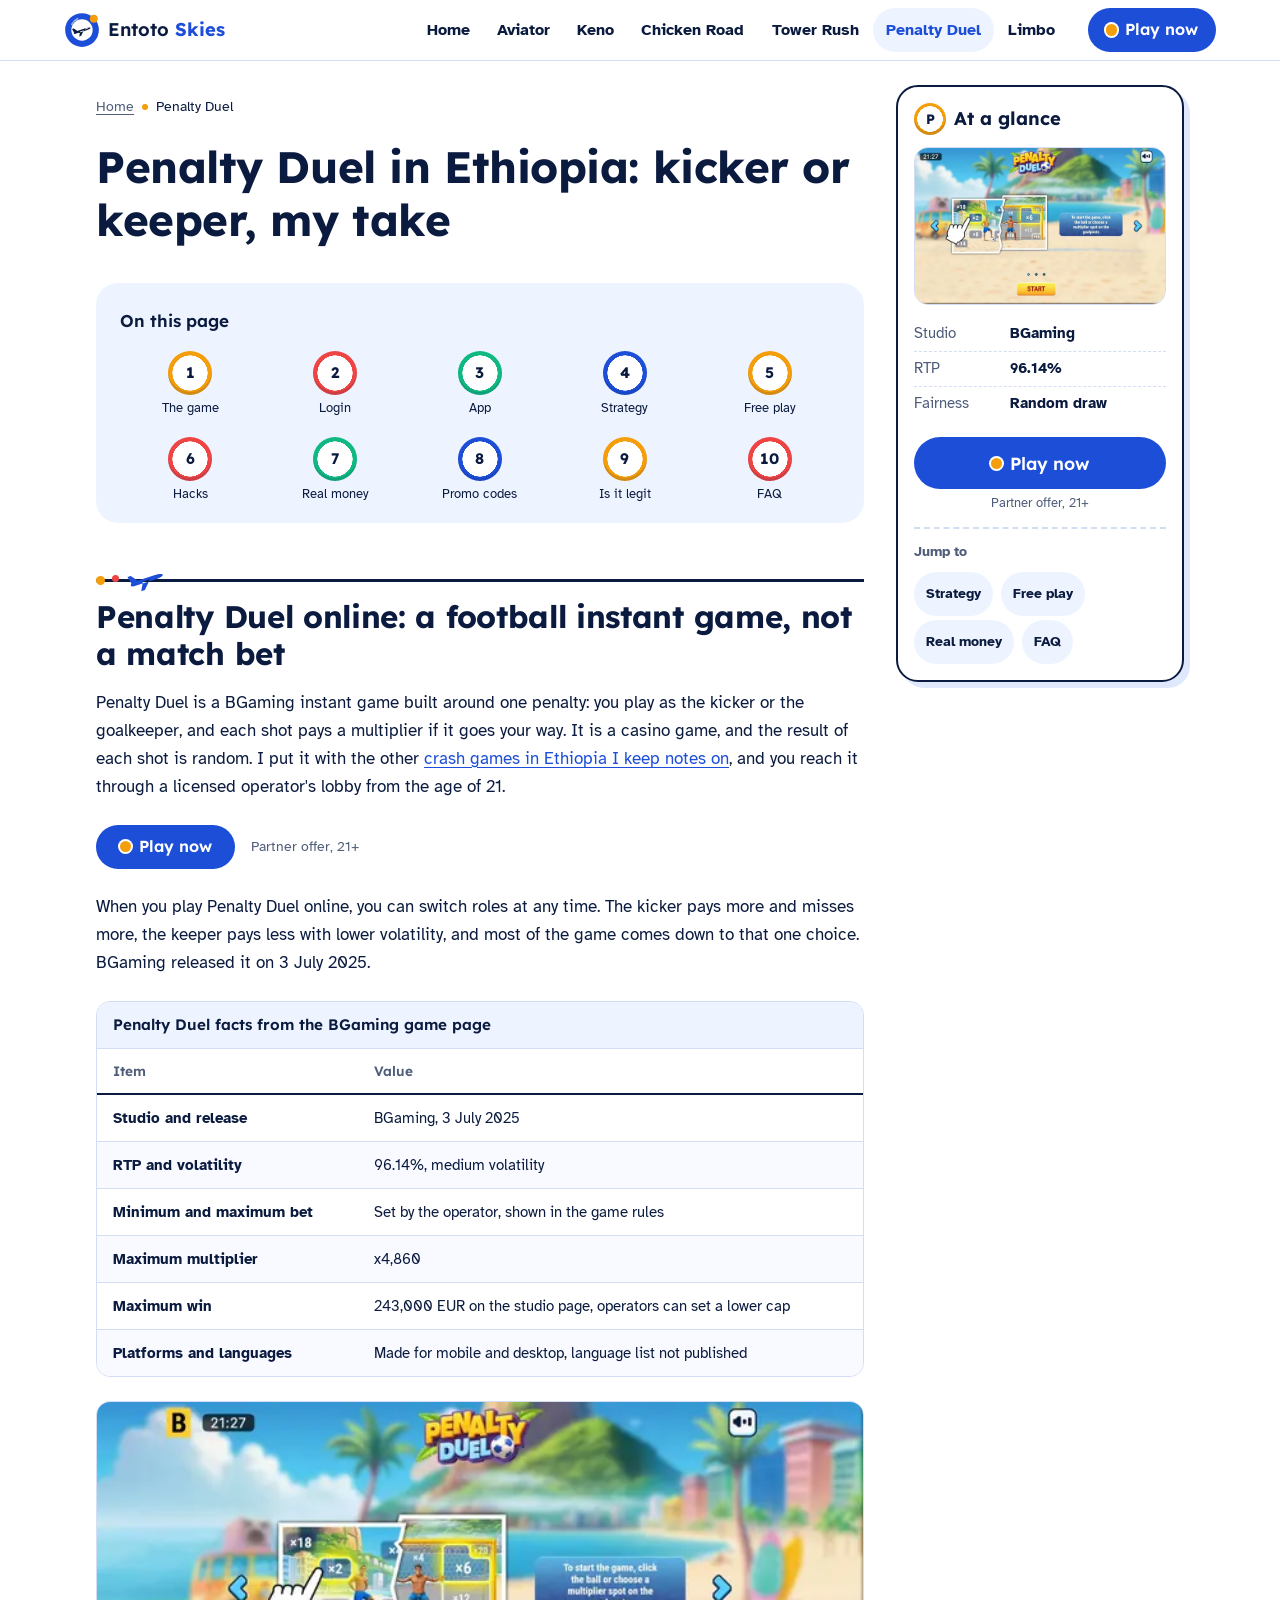
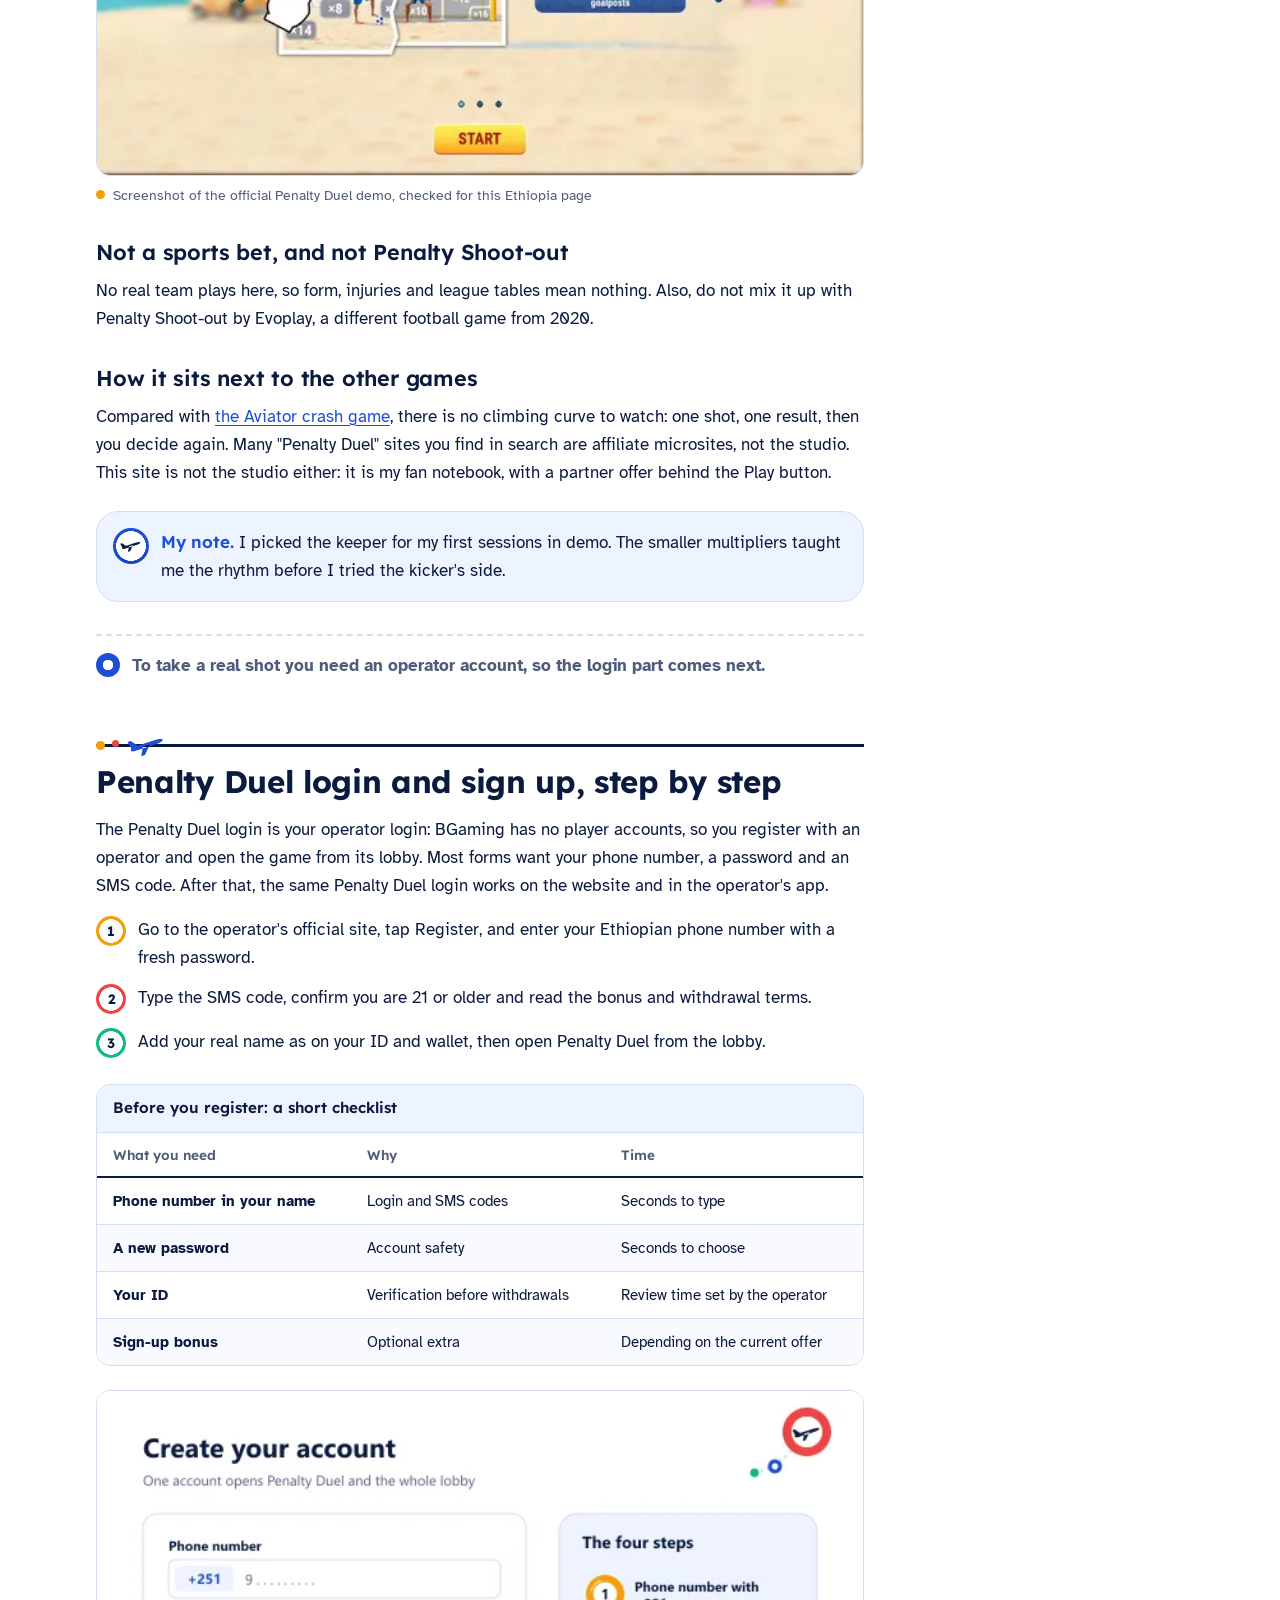
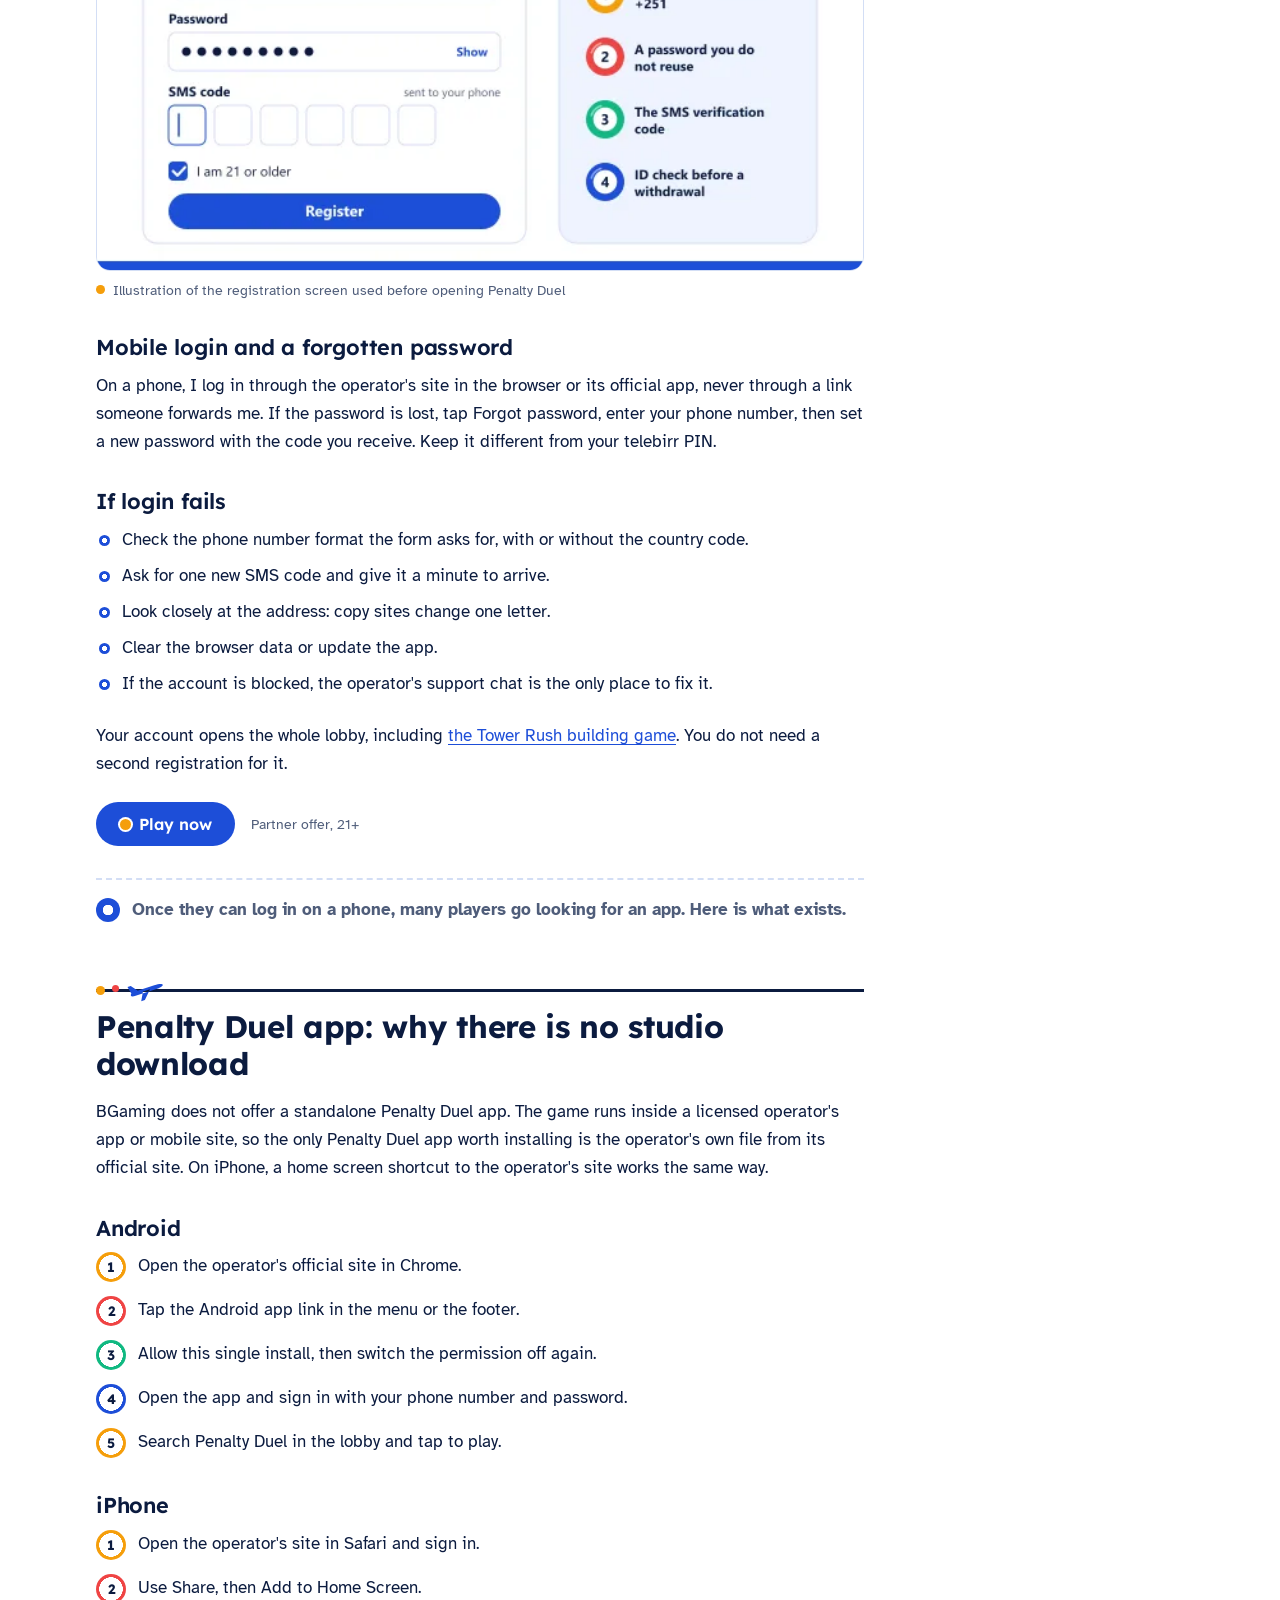
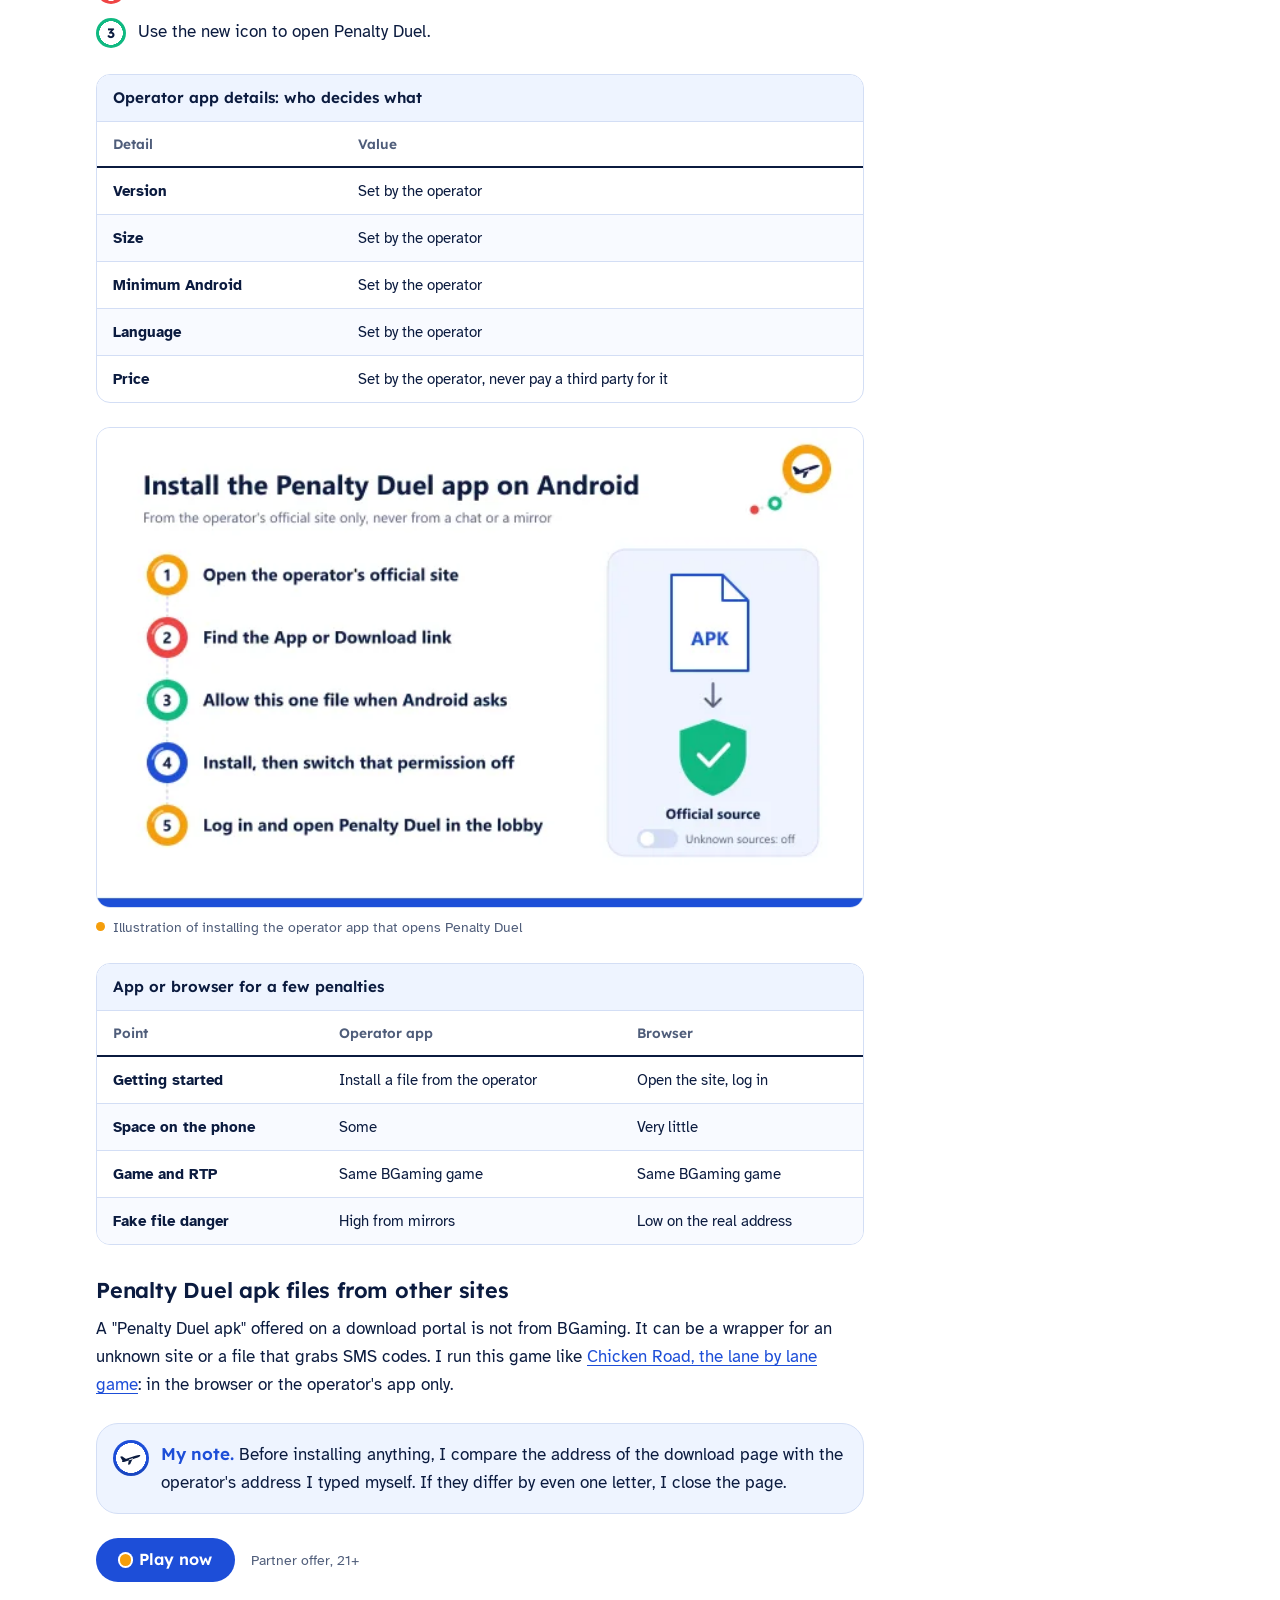
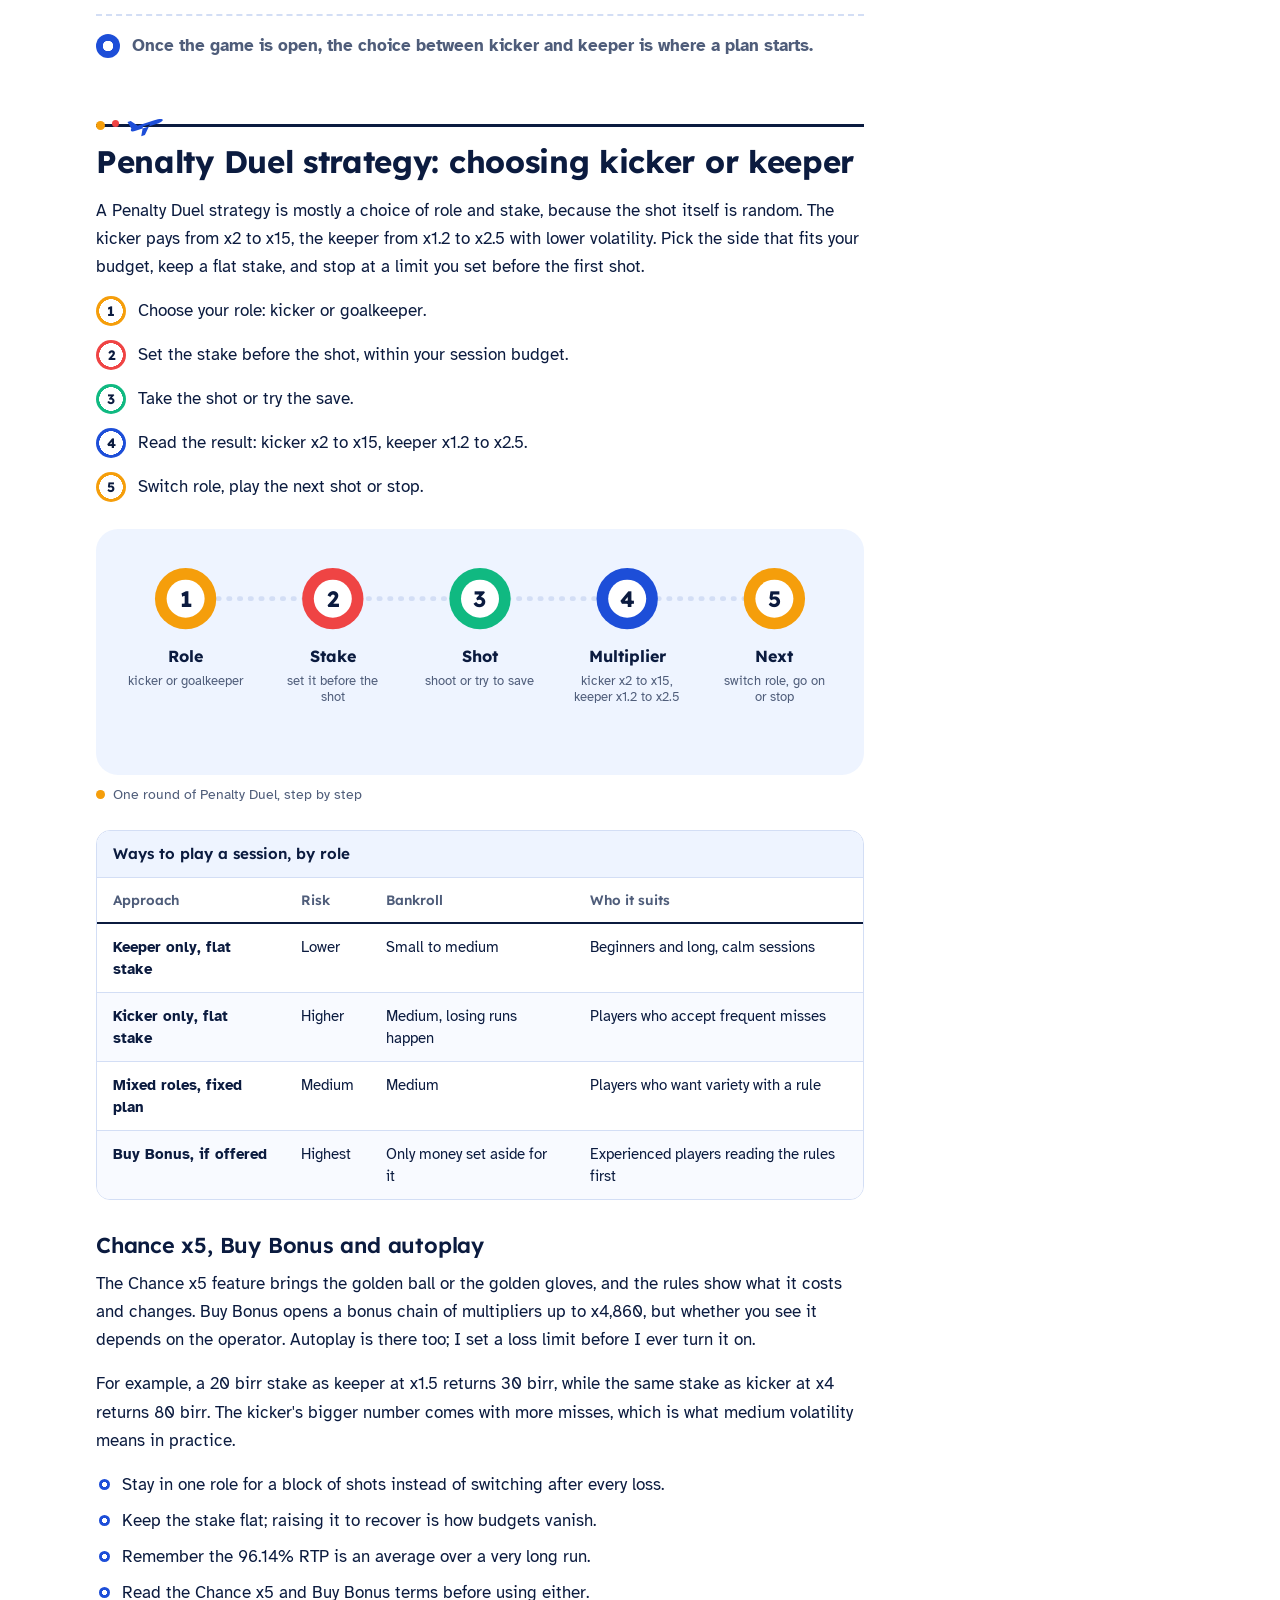
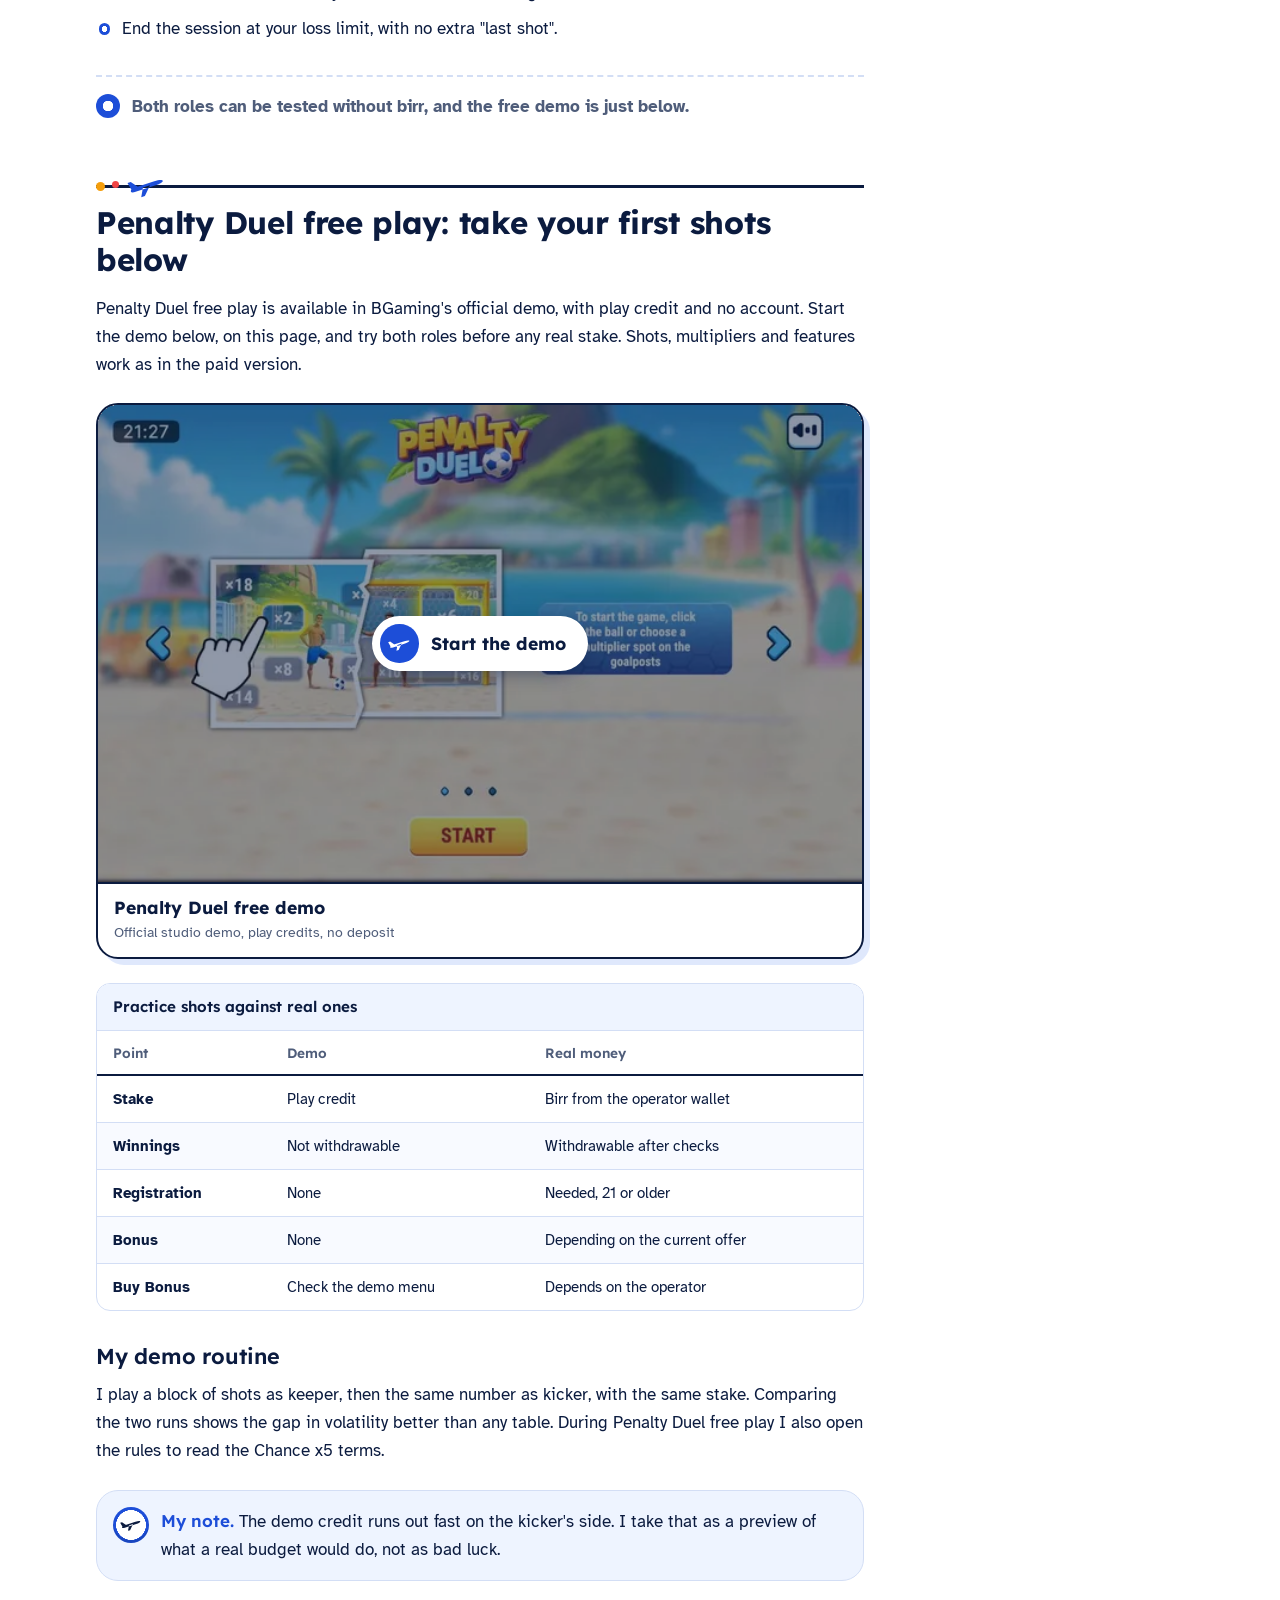
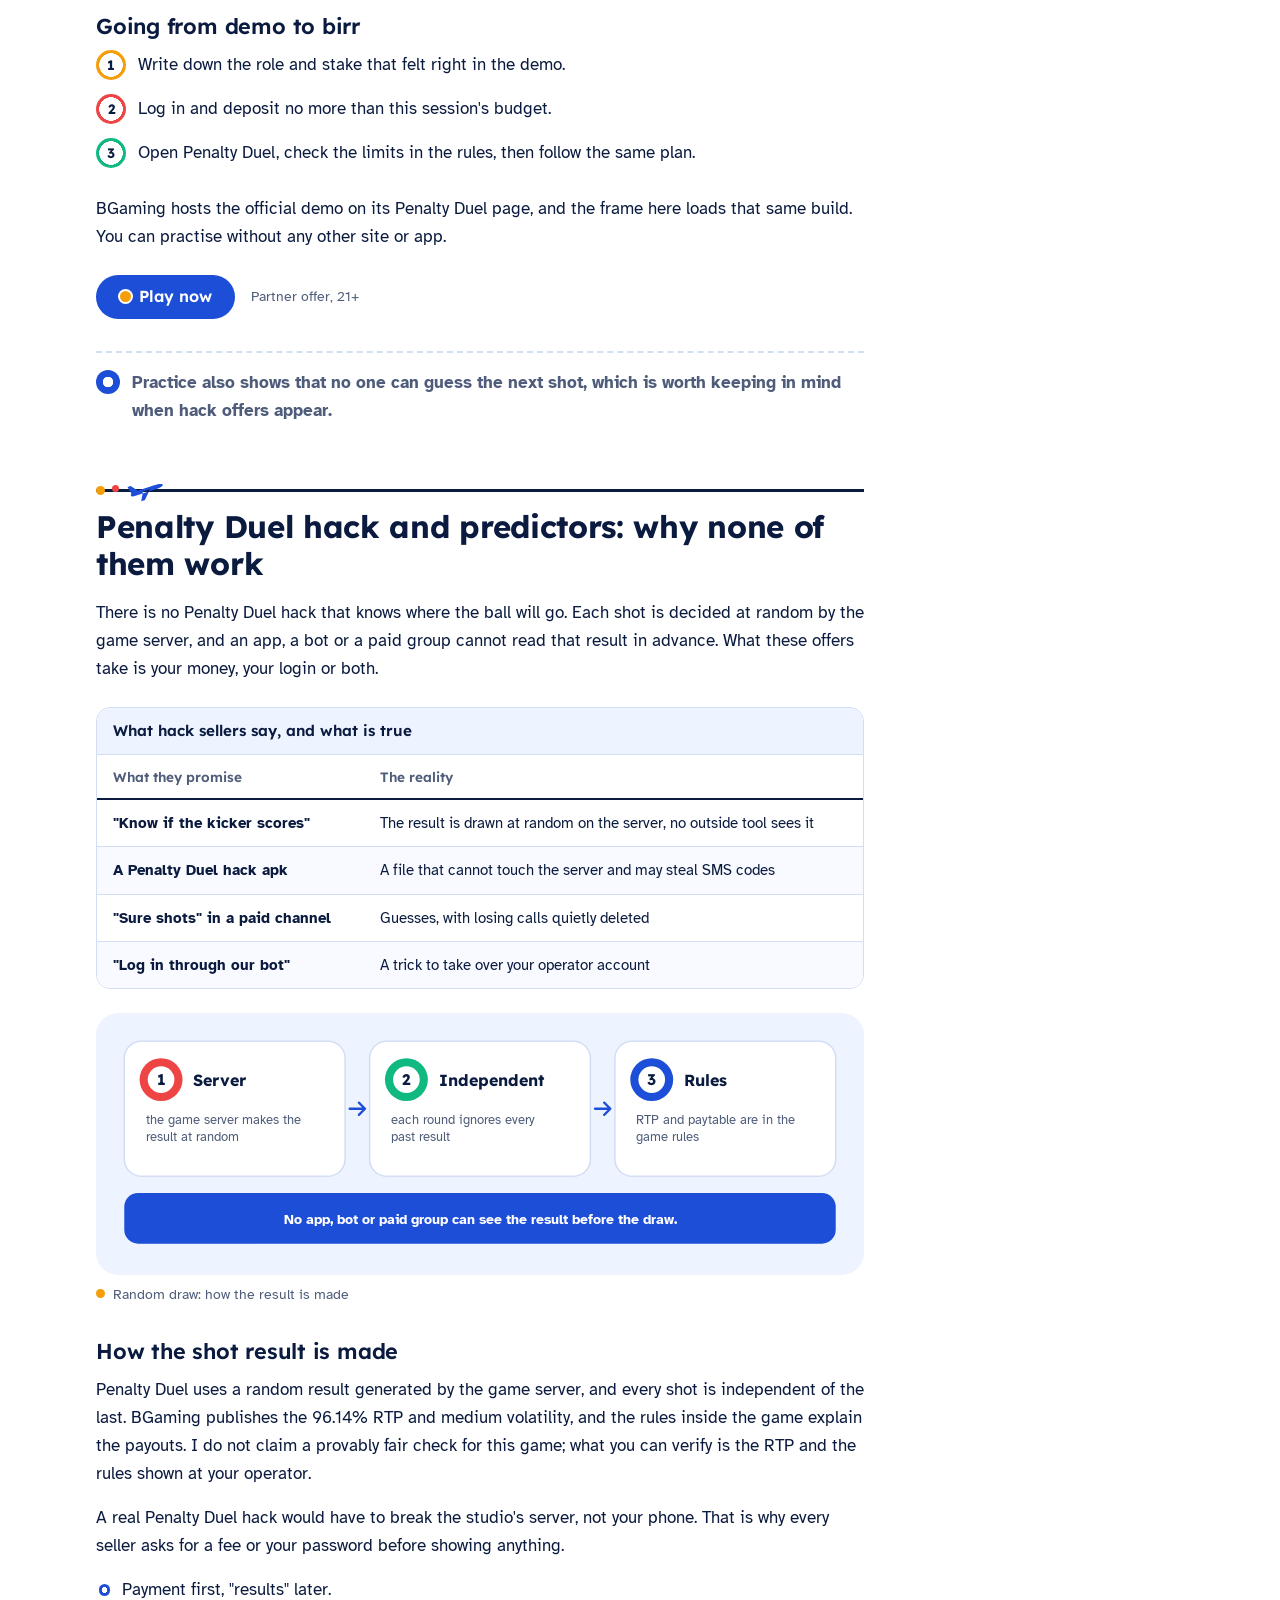
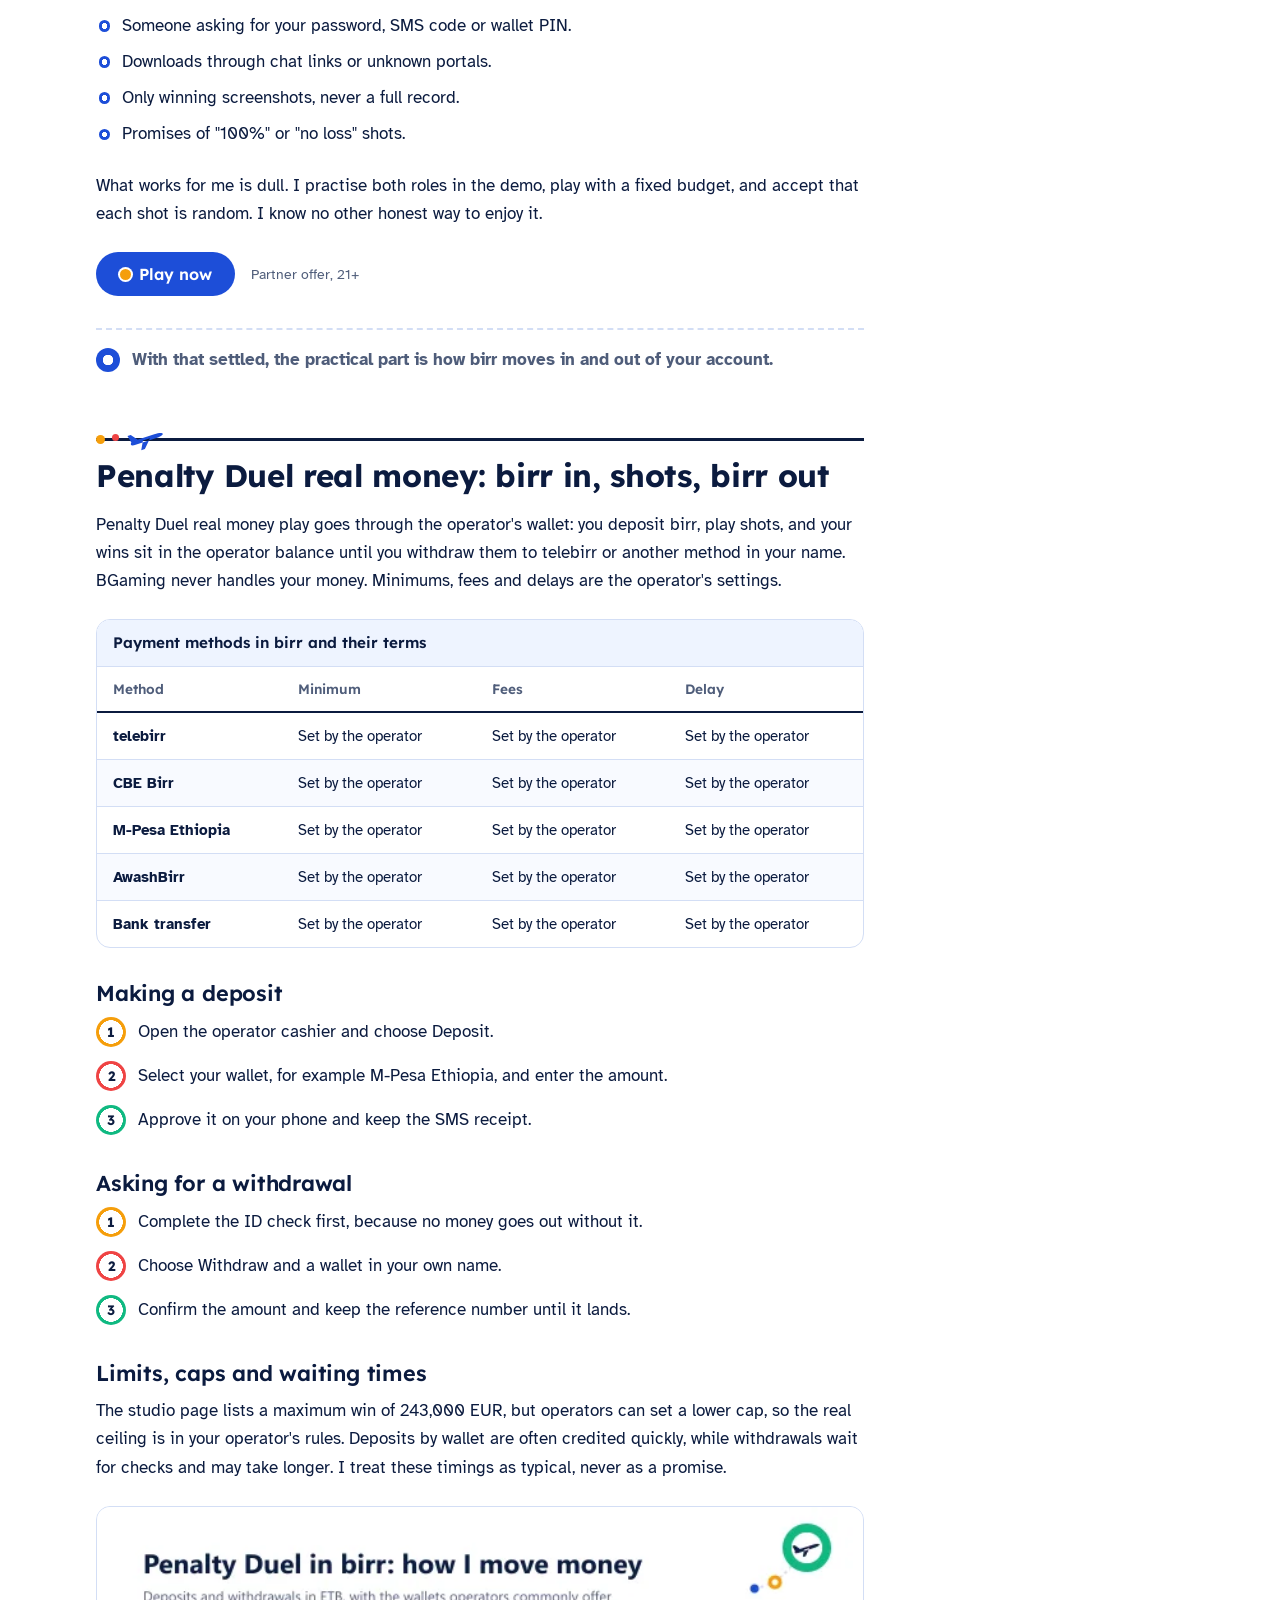
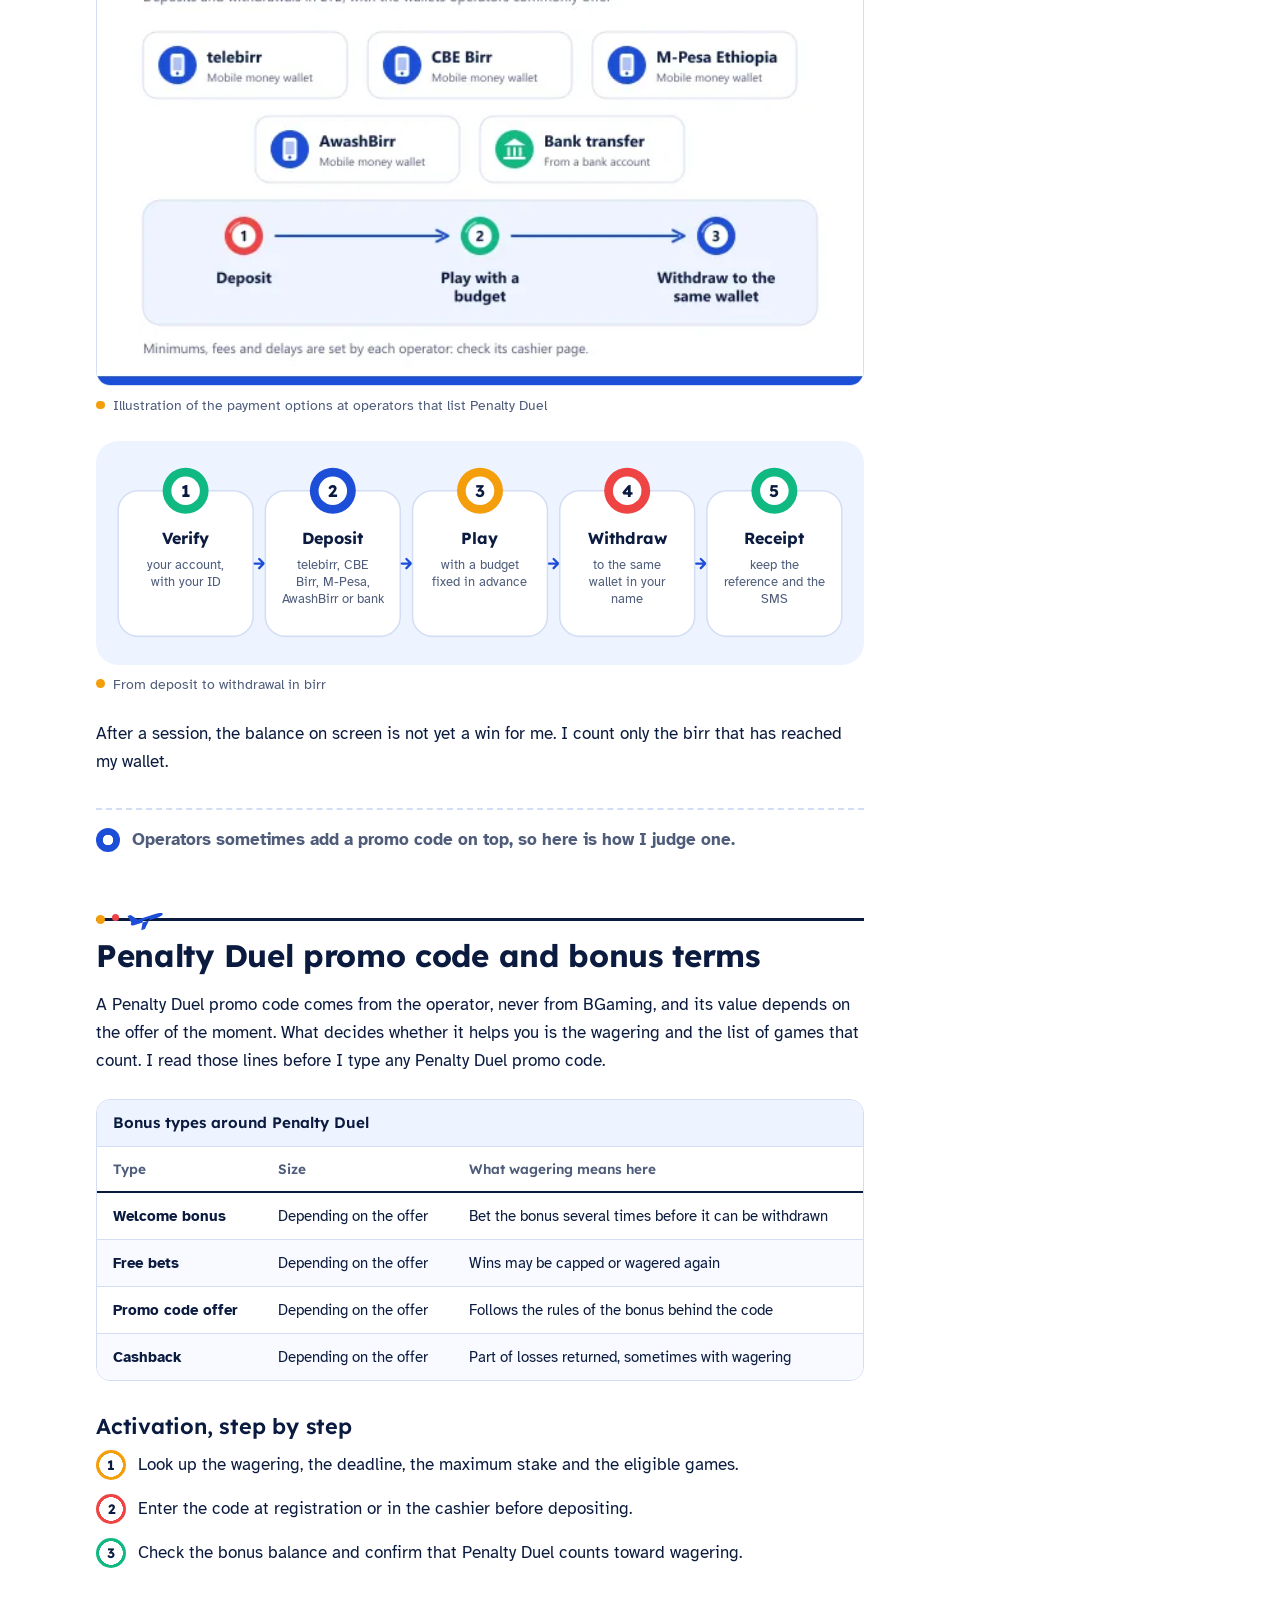
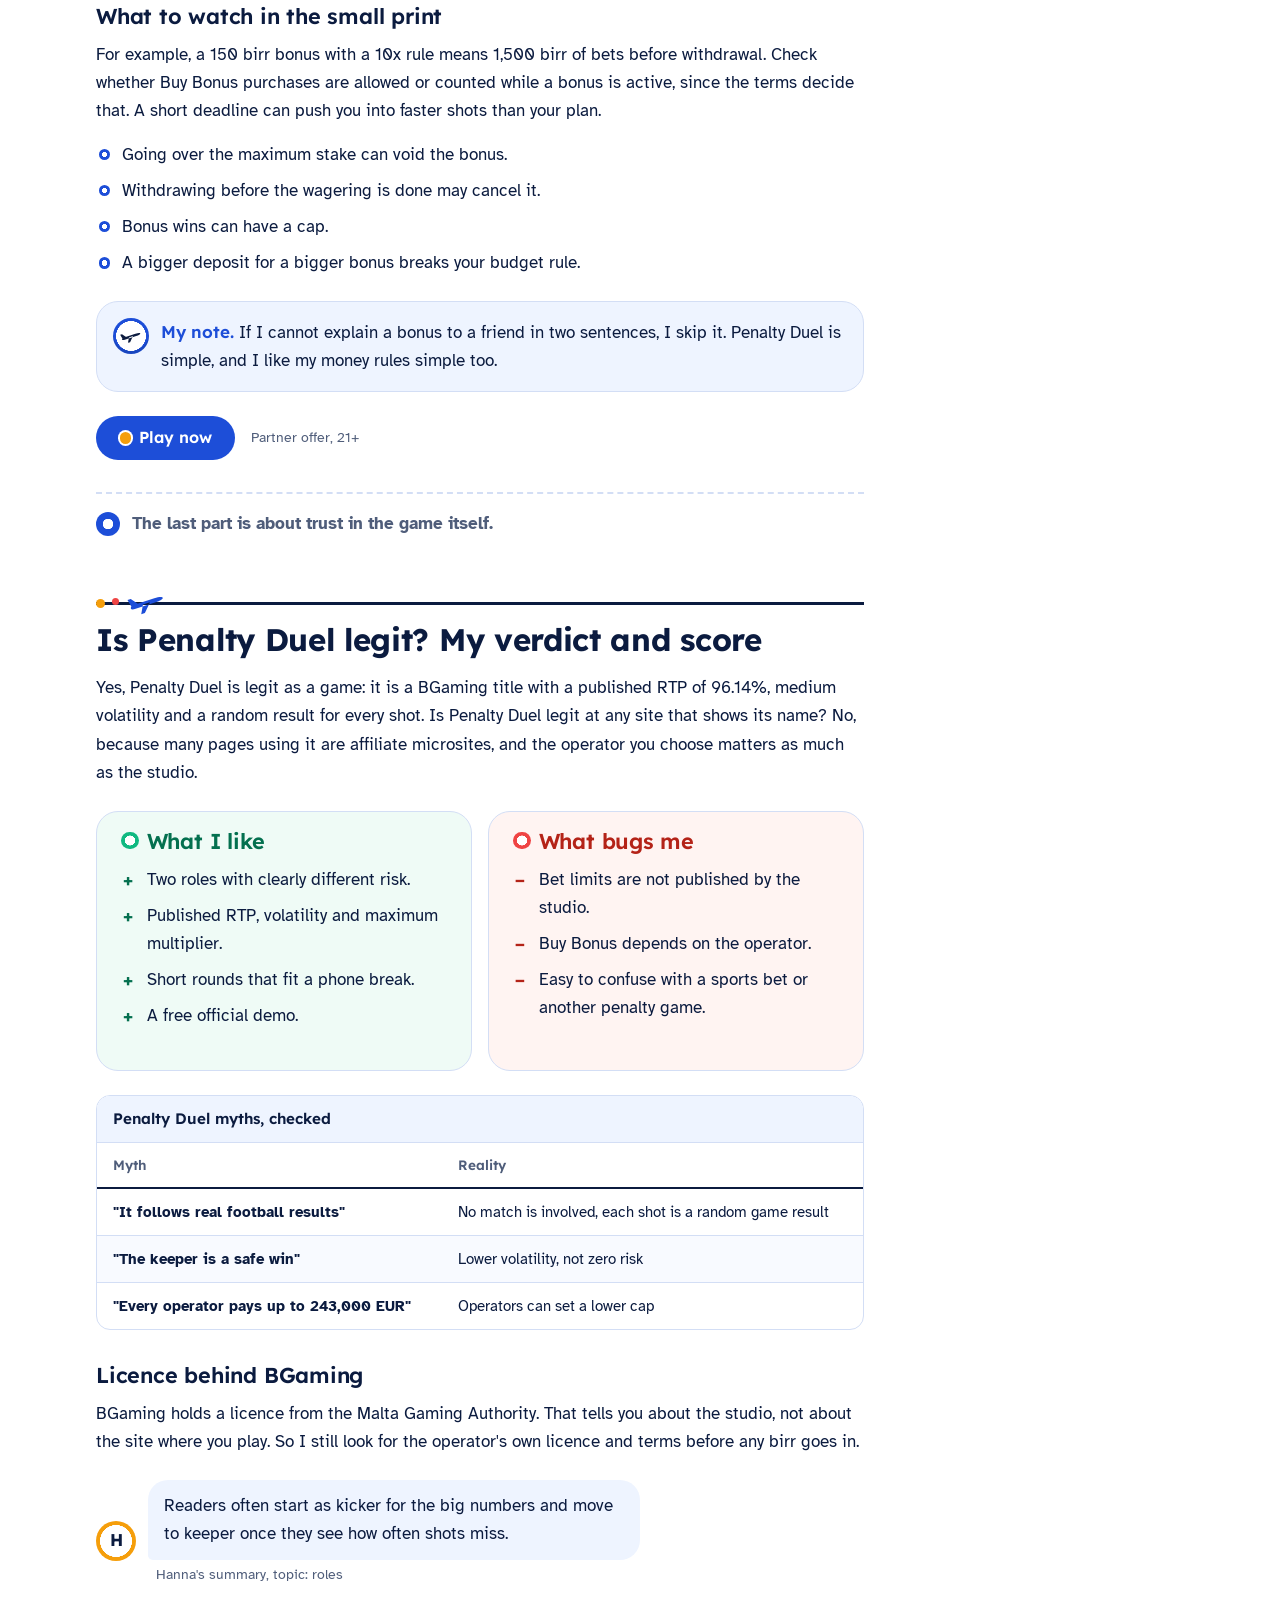
<file: penalty-duel/index.html>
<!doctype html>
<html lang="en">
<head>
<meta charset="utf-8">
<meta name="viewport" content="width=device-width, initial-scale=1">
<title>Penalty Duel in Ethiopia 2026: roles, RTP, demo and birr</title>
<meta name="description" content="Penalty Duel in Ethiopia from a player: kicker or keeper, the 96.14% RTP, the free demo, login, birr payments and why hacks fail. Read before your first shot.">
<meta name="robots" content="index, follow, max-image-preview:large">
<link rel="canonical" href="https://aviatorguide.github.io/penalty-duel/"><link rel="alternate" hreflang="en-ET" href="https://aviatorguide.github.io/penalty-duel/"><link rel="alternate" hreflang="x-default" href="https://aviatorguide.github.io/penalty-duel/">
<meta property="og:type" content="article">
<meta property="og:site_name" content="Entoto Skies">
<meta property="og:locale" content="en_ET">
<meta property="og:title" content="Penalty Duel in Ethiopia 2026: roles, RTP, demo and birr">
<meta property="og:description" content="Penalty Duel in Ethiopia from a player: kicker or keeper, the 96.14% RTP, the free demo, login, birr payments and why hacks fail. Read before your first shot.">
<meta property="og:url" content="https://aviatorguide.github.io/penalty-duel/">
<meta property="og:image" content="https://aviatorguide.github.io/assets/img/entoto-skies-aviator-ethiopia.webp?u=1">
<meta property="og:image:width" content="1200">
<meta property="og:image:height" content="630">
<meta name="twitter:card" content="summary_large_image">
<link rel="icon" href="/mark.svg" type="image/svg+xml"><link rel="icon" href="/favicon.ico" sizes="48x48"><link rel="icon" href="/favicon-48.png" type="image/png" sizes="48x48"><link rel="apple-touch-icon" href="/apple-touch-icon.png">
<meta name="theme-color" content="#1d4ed8">
<link rel="preload" href="/assets/fonts/eb-atk-regular.woff2" as="font" type="font/woff2" crossorigin>
<link rel="stylesheet" href="/assets/css/skies.css?u=1">
<script type="application/ld+json">{"@context":"https://schema.org","@type":"BreadcrumbList","itemListElement":[{"@type":"ListItem","position":1,"name":"Home","item":"https://aviatorguide.github.io/"},{"@type":"ListItem","position":2,"name":"Penalty Duel","item":"https://aviatorguide.github.io/penalty-duel/"}]}</script><script type="application/ld+json">{"@context":"https://schema.org","@type":"FAQPage","mainEntity":[{"@type":"Question","name":"What is the Penalty Duel game?","acceptedAnswer":{"@type":"Answer","text":"It is a BGaming instant game released on 3 July 2025 with a football penalty theme. You play as kicker or goalkeeper, and each shot pays a multiplier if it goes your way."}},{"@type":"Question","name":"Is Penalty Duel a sports bet?","acceptedAnswer":{"@type":"Answer","text":"No. No real match is involved, and every shot is a random result made by the game. It is a casino instant game with an RTP of 96.14%."}},{"@type":"Question","name":"What do the kicker and the goalkeeper pay?","acceptedAnswer":{"@type":"Answer","text":"The kicker pays multipliers from x2 to x15, the goalkeeper from x1.2 to x2.5 with lower volatility. You can switch roles at any time."}},{"@type":"Question","name":"Can I download a Penalty Duel app?","acceptedAnswer":{"@type":"Answer","text":"BGaming has no standalone player app. You play inside a licensed operator's app or mobile site, and you install only the file from the operator's official site."}},{"@type":"Question","name":"Where is the Penalty Duel demo?","acceptedAnswer":{"@type":"Answer","text":"You can start it on this page, in the free play block. It is BGaming's official demo with play credit and needs no account."}},{"@type":"Question","name":"What is the maximum win in Penalty Duel?","acceptedAnswer":{"@type":"Answer","text":"The studio lists a maximum multiplier of x4,860 and a maximum win of 243,000 EUR. Operators can set a lower cap, so check the rules at your operator."}},{"@type":"Question","name":"Is Penalty Duel the same as Penalty Shoot-out?","acceptedAnswer":{"@type":"Answer","text":"No. Penalty Shoot-out is a different football game made by Evoplay in 2020. Penalty Duel is the BGaming title from 2025."}},{"@type":"Question","name":"How old must I be to play Penalty Duel for money?","acceptedAnswer":{"@type":"Answer","text":"You must be 21 or older in Ethiopia. Use an operator that shows its licence and terms, verify your account and keep a fixed budget."}}]}</script><script type="application/ld+json">{"@context":"https://schema.org","@type":"HowTo","name":"How to play a Penalty Duel shot","url":"https://aviatorguide.github.io/penalty-duel/#play","step":[{"@type":"HowToStep","position":1,"text":"Choose your role: kicker or goalkeeper."},{"@type":"HowToStep","position":2,"text":"Set the stake before the shot, within your session budget."},{"@type":"HowToStep","position":3,"text":"Take the shot or try the save."},{"@type":"HowToStep","position":4,"text":"Read the result: kicker x2 to x15, keeper x1.2 to x2.5."},{"@type":"HowToStep","position":5,"text":"Switch role, play the next shot or stop."}]}</script><script type="application/ld+json">{"@context":"https://schema.org","@type":"HowTo","name":"How to install the operator app for Penalty Duel on Android","url":"https://aviatorguide.github.io/penalty-duel/#app","step":[{"@type":"HowToStep","position":1,"text":"Open the operator's official site in Chrome."},{"@type":"HowToStep","position":2,"text":"Tap the Android app link in the menu or the footer."},{"@type":"HowToStep","position":3,"text":"Allow this single install, then switch the permission off again."},{"@type":"HowToStep","position":4,"text":"Open the app and sign in with your phone number and password."},{"@type":"HowToStep","position":5,"text":"Search Penalty Duel in the lobby and tap to play."}]}</script><script type="application/ld+json">{"@context":"https://schema.org","@type":"SoftwareApplication","name":"Penalty Duel (mobile version)","applicationCategory":"GameApplication","operatingSystem":"Android, iOS","inLanguage":"en","offers":{"@type":"Offer","price":"0","priceCurrency":"ETB"},"review":{"@type":"Review","author":{"@type":"Organization","name":"Entoto Skies"},"reviewRating":{"@type":"Rating","ratingValue":"4.0","bestRating":"5","worstRating":"1"},"reviewBody":"A clear two-role football instant game with published RTP and multipliers, held back by unpublished bet limits and an operator-dependent Buy Bonus."}}</script>
</head>
<body>
<a class="eb-skip" href="#eb-main">Skip to content</a>
<header class="eb-top"><div class="eb-top__in">
<a class="eb-logo" href="/"><img src="/mark.svg" width="40" height="40" alt=""><span>Entoto <b>Skies</b></span></a>
<nav class="eb-nav" aria-label="Main navigation"><ul><li><a href="/">Home</a></li><li><a href="/aviator/">Aviator</a></li><li><a href="/keno/">Keno</a></li><li><a href="/chicken-road/">Chicken Road</a></li><li><a href="/tower-rush/">Tower Rush</a></li><li><a href="/penalty-duel/" aria-current="page">Penalty Duel</a></li><li><a href="/limbo/">Limbo</a></li></ul></nav>
<a class="eb-btn eb-btn--play eb-top__play" href="/go/skies/?utm_source=et2&amp;utm_medium=site&amp;utm_content=penalty-duel-header" rel="nofollow sponsored">Play now</a>
<details class="eb-menu"><summary><span class="eb-menu__icon" aria-hidden="true"></span>Menu</summary>
<nav aria-label="Menu"><ul><li><a href="/">Home</a></li><li><a href="/aviator/">Aviator</a></li><li><a href="/keno/">Keno</a></li><li><a href="/chicken-road/">Chicken Road</a></li><li><a href="/tower-rush/">Tower Rush</a></li><li><a href="/penalty-duel/" aria-current="page">Penalty Duel</a></li><li><a href="/limbo/">Limbo</a></li></ul></nav></details>
</div></header>
<main id="eb-main">
<div class="eb-game"><div class="eb-col eb-head eb-game__head"><nav class="eb-crumbs" aria-label="Breadcrumbs"><ol><li><a href="/">Home</a></li><li aria-current="page">Penalty Duel</li></ol></nav>
<h1>Penalty Duel in Ethiopia: kicker or keeper, my take</h1></div>
<aside class="eb-sheet" aria-labelledby="eb-sheet-t"><div class="eb-sheet__in"><p class="eb-sheet__title" id="eb-sheet-t"><span class="eb-ball eb-ball--a" aria-hidden="true">P</span>At a glance</p><img class="eb-sheet__img" src="/assets/img/penalty-duel-game-card-et.webp?u=1" srcset="/assets/img/penalty-duel-icon-et.webp?u=1 112w, /assets/img/penalty-duel-game-card-et.webp?u=1 640w" sizes="(min-width: 64rem) 16rem, 5.5rem" width="640" height="400" alt="Penalty Duel game card for players in Ethiopia: the football goal, the kicker and the goalkeeper" decoding="async"><dl class="eb-sheet__facts"><div><dt>Studio</dt><dd>BGaming</dd></div><div><dt>RTP</dt><dd>96.14%</dd></div><div class="eb-sheet__fair"><dt>Fairness</dt><dd>Random draw</dd></div></dl><div class="eb-sheet__act"><a class="eb-btn eb-btn--play" href="/go/skies/?utm_source=et2&amp;utm_medium=site&amp;utm_content=penalty-duel-sheet" rel="nofollow sponsored">Play now</a><p class="eb-sheet__sub">Partner offer, 21+</p></div><nav class="eb-sheet__jump" aria-label="Jump to"><p>Jump to</p><ul><li><a href="#play">Strategy</a></li><li><a href="#free">Free play</a></li><li><a href="#money">Real money</a></li><li><a href="#faq">FAQ</a></li></ul></nav></div></aside>
<div class="eb-game__main"><div class="eb-col"><nav class="eb-toc" aria-label="On this page"><p class="eb-toc__title">On this page</p><ol><li><a href="#game"><span class="eb-ball eb-ball--a">1</span><span class="eb-toc__label">The game</span></a></li><li><a href="#login"><span class="eb-ball eb-ball--r">2</span><span class="eb-toc__label">Login</span></a></li><li><a href="#app"><span class="eb-ball eb-ball--g">3</span><span class="eb-toc__label">App</span></a></li><li><a href="#play"><span class="eb-ball eb-ball--b">4</span><span class="eb-toc__label">Strategy</span></a></li><li><a href="#free"><span class="eb-ball eb-ball--a">5</span><span class="eb-toc__label">Free play</span></a></li><li><a href="#numbers"><span class="eb-ball eb-ball--r">6</span><span class="eb-toc__label">Hacks</span></a></li><li><a href="#money"><span class="eb-ball eb-ball--g">7</span><span class="eb-toc__label">Real money</span></a></li><li><a href="#bonus"><span class="eb-ball eb-ball--b">8</span><span class="eb-toc__label">Promo codes</span></a></li><li><a href="#verdict"><span class="eb-ball eb-ball--a">9</span><span class="eb-toc__label">Is it legit</span></a></li><li><a href="#faq"><span class="eb-ball eb-ball--r">10</span><span class="eb-toc__label">FAQ</span></a></li></ol></nav></div>
<div class="eb-col eb-prose">
<section id="game" class="eb-block"><h2>Penalty Duel online: a football instant game, not a match bet</h2>
<p>Penalty Duel is a BGaming instant game built around one penalty: you play as the kicker or the goalkeeper, and each shot pays a multiplier if it goes your way. It is a casino game, and the result of each shot is random. I put it with the other <a href="/">crash games in Ethiopia I keep notes on</a>, and you reach it through a licensed operator's lobby from the age of 21.</p>
<div class="eb-cta"><a class="eb-btn eb-btn--play" href="/go/skies/?utm_source=et2&amp;utm_medium=site&amp;utm_content=penalty-duel-game" rel="nofollow sponsored">Play now</a><span class="eb-cta__sub">Partner offer, 21+</span></div>
<p>When you play Penalty Duel online, you can switch roles at any time. The kicker pays more and misses more, the keeper pays less with lower volatility, and most of the game comes down to that one choice. BGaming released it on 3 July 2025.</p>
<div class="eb-table eb-table--s" tabindex="0" role="region" aria-label="Penalty Duel facts from the BGaming game page"><table>
<caption>Penalty Duel facts from the BGaming game page</caption>
<thead><tr><th scope="col">Item</th><th scope="col">Value</th></tr></thead>
<tbody>
<tr><th scope="row">Studio and release</th><td>BGaming, 3 July 2025</td></tr>
<tr><th scope="row">RTP and volatility</th><td>96.14%, medium volatility</td></tr>
<tr><th scope="row">Minimum and maximum bet</th><td>Set by the operator, shown in the game rules</td></tr>
<tr><th scope="row">Maximum multiplier</th><td>x4,860</td></tr>
<tr><th scope="row">Maximum win</th><td>243,000 EUR on the studio page, operators can set a lower cap</td></tr>
<tr><th scope="row">Platforms and languages</th><td>Made for mobile and desktop, language list not published</td></tr>
</tbody>
</table></div>
<figure class="eb-fig"><img src="/assets/img/penalty-duel-demo-screenshot-ethiopia.webp?u=1" srcset="/assets/img/penalty-duel-demo-screenshot-ethiopia-600.webp?u=1 600w, /assets/img/penalty-duel-demo-screenshot-ethiopia.webp?u=1 1200w" sizes="(min-width: 52rem) 48rem, calc(100vw - 2rem)" width="1200" height="584" alt="Penalty Duel online demo with the goal, the ball on the spot and the kicker and keeper buttons, viewed by a player in Ethiopia" loading="lazy" decoding="async"><figcaption>Screenshot of the official Penalty Duel demo, checked for this Ethiopia page</figcaption></figure>
<h3>Not a sports bet, and not Penalty Shoot-out</h3>
<p>No real team plays here, so form, injuries and league tables mean nothing. Also, do not mix it up with Penalty Shoot-out by Evoplay, a different football game from 2020.</p>
<h3>How it sits next to the other games</h3>
<p>Compared with <a href="/aviator/">the Aviator crash game</a>, there is no climbing curve to watch: one shot, one result, then you decide again. Many "Penalty Duel" sites you find in search are affiliate microsites, not the studio. This site is not the studio either: it is my fan notebook, with a partner offer behind the Play button.</p>
<aside class="my-note"><p><strong>My note.</strong> I picked the keeper for my first sessions in demo. The smaller multipliers taught me the rhythm before I tried the kicker's side.</p></aside>
<p class="next-up">To take a real shot you need an operator account, so the login part comes next.</p></section>
<section id="login" class="eb-block"><h2>Penalty Duel login and sign up, step by step</h2>
<p>The Penalty Duel login is your operator login: BGaming has no player accounts, so you register with an operator and open the game from its lobby. Most forms want your phone number, a password and an SMS code. After that, the same Penalty Duel login works on the website and in the operator's app.</p>
<ol>
<li>Go to the operator's official site, tap Register, and enter your Ethiopian phone number with a fresh password.</li>
<li>Type the SMS code, confirm you are 21 or older and read the bonus and withdrawal terms.</li>
<li>Add your real name as on your ID and wallet, then open Penalty Duel from the lobby.</li>
</ol>
<div class="eb-table eb-table--m" tabindex="0" role="region" aria-label="Before you register: a short checklist"><table>
<caption>Before you register: a short checklist</caption>
<thead><tr><th scope="col">What you need</th><th scope="col">Why</th><th scope="col">Time</th></tr></thead>
<tbody>
<tr><th scope="row">Phone number in your name</th><td>Login and SMS codes</td><td>Seconds to type</td></tr>
<tr><th scope="row">A new password</th><td>Account safety</td><td>Seconds to choose</td></tr>
<tr><th scope="row">Your ID</th><td>Verification before withdrawals</td><td>Review time set by the operator</td></tr>
<tr><th scope="row">Sign-up bonus</th><td>Optional extra</td><td>Depending on the current offer</td></tr>
</tbody>
</table></div>
<figure class="eb-fig"><img src="/assets/img/penalty-duel-register-ethiopia.webp?u=1" srcset="/assets/img/penalty-duel-register-ethiopia-600.webp?u=1 600w, /assets/img/penalty-duel-register-ethiopia.webp?u=1 1200w" sizes="(min-width: 52rem) 48rem, calc(100vw - 2rem)" width="1200" height="750" alt="Illustration of an operator sign-up form for the Penalty Duel login, with phone number, password and SMS code fields in Ethiopia" loading="lazy" decoding="async"><figcaption>Illustration of the registration screen used before opening Penalty Duel</figcaption></figure>
<h3>Mobile login and a forgotten password</h3>
<p>On a phone, I log in through the operator's site in the browser or its official app, never through a link someone forwards me. If the password is lost, tap Forgot password, enter your phone number, then set a new password with the code you receive. Keep it different from your telebirr PIN.</p>
<h3>If login fails</h3>
<ul>
<li>Check the phone number format the form asks for, with or without the country code.</li>
<li>Ask for one new SMS code and give it a minute to arrive.</li>
<li>Look closely at the address: copy sites change one letter.</li>
<li>Clear the browser data or update the app.</li>
<li>If the account is blocked, the operator's support chat is the only place to fix it.</li>
</ul>
<p>Your account opens the whole lobby, including <a href="/tower-rush/">the Tower Rush building game</a>. You do not need a second registration for it.</p>
<div class="eb-cta"><a class="eb-btn eb-btn--play" href="/go/skies/?utm_source=et2&amp;utm_medium=site&amp;utm_content=penalty-duel-login" rel="nofollow sponsored">Play now</a><span class="eb-cta__sub">Partner offer, 21+</span></div>
<p class="next-up">Once they can log in on a phone, many players go looking for an app. Here is what exists.</p></section>
<section id="app" class="eb-block"><h2>Penalty Duel app: why there is no studio download</h2>
<p>BGaming does not offer a standalone Penalty Duel app. The game runs inside a licensed operator's app or mobile site, so the only Penalty Duel app worth installing is the operator's own file from its official site. On iPhone, a home screen shortcut to the operator's site works the same way.</p>
<h3>Android</h3>
<ol>
<li>Open the operator's official site in Chrome.</li>
<li>Tap the Android app link in the menu or the footer.</li>
<li>Allow this single install, then switch the permission off again.</li>
<li>Open the app and sign in with your phone number and password.</li>
<li>Search Penalty Duel in the lobby and tap to play.</li>
</ol>
<h3>iPhone</h3>
<ol>
<li>Open the operator's site in Safari and sign in.</li>
<li>Use Share, then Add to Home Screen.</li>
<li>Use the new icon to open Penalty Duel.</li>
</ol>
<div class="eb-table eb-table--s" tabindex="0" role="region" aria-label="Operator app details: who decides what"><table>
<caption>Operator app details: who decides what</caption>
<thead><tr><th scope="col">Detail</th><th scope="col">Value</th></tr></thead>
<tbody>
<tr><th scope="row">Version</th><td>Set by the operator</td></tr>
<tr><th scope="row">Size</th><td>Set by the operator</td></tr>
<tr><th scope="row">Minimum Android</th><td>Set by the operator</td></tr>
<tr><th scope="row">Language</th><td>Set by the operator</td></tr>
<tr><th scope="row">Price</th><td>Set by the operator, never pay a third party for it</td></tr>
</tbody>
</table></div>
<figure class="eb-fig"><img src="/assets/img/penalty-duel-app-install-ethiopia.webp?u=1" srcset="/assets/img/penalty-duel-app-install-ethiopia-600.webp?u=1 600w, /assets/img/penalty-duel-app-install-ethiopia.webp?u=1 1200w" sizes="(min-width: 52rem) 48rem, calc(100vw - 2rem)" width="1200" height="750" alt="Illustration of a safe Penalty Duel app setup in Ethiopia: the operator site, the Android install prompt and the game lobby" loading="lazy" decoding="async"><figcaption>Illustration of installing the operator app that opens Penalty Duel</figcaption></figure>
<div class="eb-table eb-table--m" tabindex="0" role="region" aria-label="App or browser for a few penalties"><table>
<caption>App or browser for a few penalties</caption>
<thead><tr><th scope="col">Point</th><th scope="col">Operator app</th><th scope="col">Browser</th></tr></thead>
<tbody>
<tr><th scope="row">Getting started</th><td>Install a file from the operator</td><td>Open the site, log in</td></tr>
<tr><th scope="row">Space on the phone</th><td>Some</td><td>Very little</td></tr>
<tr><th scope="row">Game and RTP</th><td>Same BGaming game</td><td>Same BGaming game</td></tr>
<tr><th scope="row">Fake file danger</th><td>High from mirrors</td><td>Low on the real address</td></tr>
</tbody>
</table></div>
<h3>Penalty Duel apk files from other sites</h3>
<p>A "Penalty Duel apk" offered on a download portal is not from BGaming. It can be a wrapper for an unknown site or a file that grabs SMS codes. I run this game like <a href="/chicken-road/">Chicken Road, the lane by lane game</a>: in the browser or the operator's app only.</p>
<aside class="my-note"><p><strong>My note.</strong> Before installing anything, I compare the address of the download page with the operator's address I typed myself. If they differ by even one letter, I close the page.</p></aside>
<div class="eb-cta"><a class="eb-btn eb-btn--play" href="/go/skies/?utm_source=et2&amp;utm_medium=site&amp;utm_content=penalty-duel-app" rel="nofollow sponsored">Play now</a><span class="eb-cta__sub">Partner offer, 21+</span></div>
<p class="next-up">Once the game is open, the choice between kicker and keeper is where a plan starts.</p></section>
<section id="play" class="eb-block"><h2>Penalty Duel strategy: choosing kicker or keeper</h2>
<p>A Penalty Duel strategy is mostly a choice of role and stake, because the shot itself is random. The kicker pays from x2 to x15, the keeper from x1.2 to x2.5 with lower volatility. Pick the side that fits your budget, keep a flat stake, and stop at a limit you set before the first shot.</p>
<ol>
<li>Choose your role: kicker or goalkeeper.</li>
<li>Set the stake before the shot, within your session budget.</li>
<li>Take the shot or try the save.</li>
<li>Read the result: kicker x2 to x15, keeper x1.2 to x2.5.</li>
<li>Switch role, play the next shot or stop.</li>
</ol>
<figure class="eb-scheme eb-scheme--round"><div class="eb-scheme__box"><svg class="eb-sv eb-sv--h" role="img" aria-label="One round of Penalty Duel, step by step. 1. Role: kicker or goalkeeper. 2. Stake: set it before the shot. 3. Shot: shoot or try to save. 4. Multiplier: kicker x2 to x15, keeper x1.2 to x2.5. 5. Next: switch role, go on or stop." viewBox="0 0 960 280" focusable="false"><path class="eb-sv-track" d="M96 70H864"/><circle class="eb-sv-a" cx="96" cy="70" r="40"/><circle class="eb-sv-disc" cx="96" cy="70" r="24.8"/><text class="eb-sv-num" x="96" y="80.8" text-anchor="middle" font-size="29">1</text><text class="eb-sv-label" x="96" y="152" text-anchor="middle">Role</text><text class="eb-sv-text" text-anchor="middle"><tspan x="96" y="182">kicker or goalkeeper</tspan></text><circle class="eb-sv-r" cx="288" cy="70" r="40"/><circle class="eb-sv-disc" cx="288" cy="70" r="24.8"/><text class="eb-sv-num" x="288" y="80.8" text-anchor="middle" font-size="29">2</text><text class="eb-sv-label" x="288" y="152" text-anchor="middle">Stake</text><text class="eb-sv-text" text-anchor="middle"><tspan x="288" y="182">set it before the</tspan><tspan x="288" y="204">shot</tspan></text><circle class="eb-sv-g" cx="480" cy="70" r="40"/><circle class="eb-sv-disc" cx="480" cy="70" r="24.8"/><text class="eb-sv-num" x="480" y="80.8" text-anchor="middle" font-size="29">3</text><text class="eb-sv-label" x="480" y="152" text-anchor="middle">Shot</text><text class="eb-sv-text" text-anchor="middle"><tspan x="480" y="182">shoot or try to save</tspan></text><circle class="eb-sv-b" cx="672" cy="70" r="40"/><circle class="eb-sv-disc" cx="672" cy="70" r="24.8"/><text class="eb-sv-num" x="672" y="80.8" text-anchor="middle" font-size="29">4</text><text class="eb-sv-label" x="672" y="152" text-anchor="middle">Multiplier</text><text class="eb-sv-text" text-anchor="middle"><tspan x="672" y="182">kicker x2 to x15,</tspan><tspan x="672" y="204">keeper x1.2 to x2.5</tspan></text><circle class="eb-sv-a" cx="864" cy="70" r="40"/><circle class="eb-sv-disc" cx="864" cy="70" r="24.8"/><text class="eb-sv-num" x="864" y="80.8" text-anchor="middle" font-size="29">5</text><text class="eb-sv-label" x="864" y="152" text-anchor="middle">Next</text><text class="eb-sv-text" text-anchor="middle"><tspan x="864" y="182">switch role, go on</tspan><tspan x="864" y="204">or stop</tspan></text></svg><svg class="eb-sv eb-sv--v" role="img" aria-label="One round of Penalty Duel, step by step. 1. Role: kicker or goalkeeper. 2. Stake: set it before the shot. 3. Shot: shoot or try to save. 4. Multiplier: kicker x2 to x15, keeper x1.2 to x2.5. 5. Next: switch role, go on or stop." viewBox="0 0 360 406" focusable="false"><path class="eb-sv-track" d="M44 36V370"/><circle class="eb-sv-a" cx="44" cy="36" r="28"/><circle class="eb-sv-disc" cx="44" cy="36" r="17.4"/><text class="eb-sv-num" x="44" y="43.6" text-anchor="middle" font-size="20">1</text><text class="eb-sv-label" x="88" y="30">Role</text><text class="eb-sv-text"><tspan x="88" y="56">kicker or goalkeeper</tspan></text><circle class="eb-sv-r" cx="44" cy="114" r="28"/><circle class="eb-sv-disc" cx="44" cy="114" r="17.4"/><text class="eb-sv-num" x="44" y="121.6" text-anchor="middle" font-size="20">2</text><text class="eb-sv-label" x="88" y="108">Stake</text><text class="eb-sv-text"><tspan x="88" y="134">set it before the shot</tspan></text><circle class="eb-sv-g" cx="44" cy="192" r="28"/><circle class="eb-sv-disc" cx="44" cy="192" r="17.4"/><text class="eb-sv-num" x="44" y="199.6" text-anchor="middle" font-size="20">3</text><text class="eb-sv-label" x="88" y="186">Shot</text><text class="eb-sv-text"><tspan x="88" y="212">shoot or try to save</tspan></text><circle class="eb-sv-b" cx="44" cy="270" r="28"/><circle class="eb-sv-disc" cx="44" cy="270" r="17.4"/><text class="eb-sv-num" x="44" y="277.6" text-anchor="middle" font-size="20">4</text><text class="eb-sv-label" x="88" y="264">Multiplier</text><text class="eb-sv-text"><tspan x="88" y="290">kicker x2 to x15, keeper x1.2</tspan><tspan x="88" y="312">to x2.5</tspan></text><circle class="eb-sv-a" cx="44" cy="370" r="28"/><circle class="eb-sv-disc" cx="44" cy="370" r="17.4"/><text class="eb-sv-num" x="44" y="377.6" text-anchor="middle" font-size="20">5</text><text class="eb-sv-label" x="88" y="364">Next</text><text class="eb-sv-text"><tspan x="88" y="390">switch role, go on or stop</tspan></text></svg></div><figcaption>One round of Penalty Duel, step by step</figcaption></figure>
<div class="eb-table eb-table--l" tabindex="0" role="region" aria-label="Ways to play a session, by role"><table>
<caption>Ways to play a session, by role</caption>
<thead><tr><th scope="col">Approach</th><th scope="col">Risk</th><th scope="col">Bankroll</th><th scope="col">Who it suits</th></tr></thead>
<tbody>
<tr><th scope="row">Keeper only, flat stake</th><td>Lower</td><td>Small to medium</td><td>Beginners and long, calm sessions</td></tr>
<tr><th scope="row">Kicker only, flat stake</th><td>Higher</td><td>Medium, losing runs happen</td><td>Players who accept frequent misses</td></tr>
<tr><th scope="row">Mixed roles, fixed plan</th><td>Medium</td><td>Medium</td><td>Players who want variety with a rule</td></tr>
<tr><th scope="row">Buy Bonus, if offered</th><td>Highest</td><td>Only money set aside for it</td><td>Experienced players reading the rules first</td></tr>
</tbody>
</table></div>
<h3>Chance x5, Buy Bonus and autoplay</h3>
<p>The Chance x5 feature brings the golden ball or the golden gloves, and the rules show what it costs and changes. Buy Bonus opens a bonus chain of multipliers up to x4,860, but whether you see it depends on the operator. Autoplay is there too; I set a loss limit before I ever turn it on.</p>
<p>For example, a 20 birr stake as keeper at x1.5 returns 30 birr, while the same stake as kicker at x4 returns 80 birr. The kicker's bigger number comes with more misses, which is what medium volatility means in practice.</p>
<ul>
<li>Stay in one role for a block of shots instead of switching after every loss.</li>
<li>Keep the stake flat; raising it to recover is how budgets vanish.</li>
<li>Remember the 96.14% RTP is an average over a very long run.</li>
<li>Read the Chance x5 and Buy Bonus terms before using either.</li>
<li>End the session at your loss limit, with no extra "last shot".</li>
</ul>
<p class="next-up">Both roles can be tested without birr, and the free demo is just below.</p></section>
<section id="free" class="eb-block"><h2>Penalty Duel free play: take your first shots below</h2>
<p>Penalty Duel free play is available in BGaming's official demo, with play credit and no account. Start the demo below, on this page, and try both roles before any real stake. Shots, multipliers and features work as in the paid version.</p>
<div class="eb-demo" data-eb-demo><div class="eb-demo__stage" data-eb-stage><img class="eb-demo__poster" src="/assets/img/penalty-duel-game-card-et.webp?u=1" width="640" height="400" alt="Penalty Duel game screen, shown before the official demo starts" loading="lazy" decoding="async"><div class="eb-demo__cover"><button type="button" class="eb-demo__start" data-eb-start data-src="https://demo.bgaming-network.com/play/PenaltyDuel/FUN?server=demo&amp;locale=en" data-title="Penalty Duel official free demo"><span class="eb-demo__icon" aria-hidden="true"><svg class="eb-plane" viewBox="14 19 36 28" aria-hidden="true" focusable="false"><path transform="rotate(-18 32 33)" d="M16.5 33.6c0-1.7 2-2.6 4.2-2.6h19.6c4.4 0 7.7.9 7.7 2s-3.3 2-7.7 2H20.7c-2.2 0-4.2-.5-4.2-1.4zM17.6 32.2l-1.6-7.4h3.2l4.9 6.4zM28.4 33.4l-4.3 8h3.6l7.6-8z"/></svg></span>Start the demo</button></div></div><div class="eb-demo__bar"><div class="eb-demo__text"><p class="eb-demo__title">Penalty Duel free demo</p><p class="eb-demo__line">Official studio demo, play credits, no deposit</p></div><button type="button" class="eb-btn eb-btn--ghost eb-demo__full" data-eb-full hidden>Full screen</button></div></div><script>(function(){document.querySelectorAll('[data-eb-demo]:not([data-on])').forEach(function(d){d.setAttribute('data-on','');var s=d.querySelector('[data-eb-stage]'),b=d.querySelector('[data-eb-start]'),f=d.querySelector('[data-eb-full]');b.addEventListener('click',function(){var i=document.createElement('iframe');i.src=b.getAttribute('data-src');i.title=b.getAttribute('data-title');i.setAttribute('loading','lazy');i.setAttribute('allow','fullscreen; autoplay');i.setAttribute('allowfullscreen','');i.setAttribute('referrerpolicy','no-referrer');s.textContent='';s.appendChild(i);d.classList.add('is-live');f.hidden=false;i.focus()});f.addEventListener('click',function(){var r=s.requestFullscreen||s.webkitRequestFullscreen;if(r)r.call(s)})})})();</script>
<div class="eb-table eb-table--m" tabindex="0" role="region" aria-label="Practice shots against real ones"><table>
<caption>Practice shots against real ones</caption>
<thead><tr><th scope="col">Point</th><th scope="col">Demo</th><th scope="col">Real money</th></tr></thead>
<tbody>
<tr><th scope="row">Stake</th><td>Play credit</td><td>Birr from the operator wallet</td></tr>
<tr><th scope="row">Winnings</th><td>Not withdrawable</td><td>Withdrawable after checks</td></tr>
<tr><th scope="row">Registration</th><td>None</td><td>Needed, 21 or older</td></tr>
<tr><th scope="row">Bonus</th><td>None</td><td>Depending on the current offer</td></tr>
<tr><th scope="row">Buy Bonus</th><td>Check the demo menu</td><td>Depends on the operator</td></tr>
</tbody>
</table></div>
<h3>My demo routine</h3>
<p>I play a block of shots as keeper, then the same number as kicker, with the same stake. Comparing the two runs shows the gap in volatility better than any table. During Penalty Duel free play I also open the rules to read the Chance x5 terms.</p>
<aside class="my-note"><p><strong>My note.</strong> The demo credit runs out fast on the kicker's side. I take that as a preview of what a real budget would do, not as bad luck.</p></aside>
<h3>Going from demo to birr</h3>
<ol>
<li>Write down the role and stake that felt right in the demo.</li>
<li>Log in and deposit no more than this session's budget.</li>
<li>Open Penalty Duel, check the limits in the rules, then follow the same plan.</li>
</ol>
<p>BGaming hosts the official demo on its Penalty Duel page, and the frame here loads that same build. You can practise without any other site or app.</p>
<div class="eb-cta"><a class="eb-btn eb-btn--play" href="/go/skies/?utm_source=et2&amp;utm_medium=site&amp;utm_content=penalty-duel-free" rel="nofollow sponsored">Play now</a><span class="eb-cta__sub">Partner offer, 21+</span></div>
<p class="next-up">Practice also shows that no one can guess the next shot, which is worth keeping in mind when hack offers appear.</p></section>
<section id="numbers" class="eb-block"><h2>Penalty Duel hack and predictors: why none of them work</h2>
<p>There is no Penalty Duel hack that knows where the ball will go. Each shot is decided at random by the game server, and an app, a bot or a paid group cannot read that result in advance. What these offers take is your money, your login or both.</p>
<div class="eb-table eb-table--s" tabindex="0" role="region" aria-label="What hack sellers say, and what is true"><table>
<caption>What hack sellers say, and what is true</caption>
<thead><tr><th scope="col">What they promise</th><th scope="col">The reality</th></tr></thead>
<tbody>
<tr><th scope="row">"Know if the kicker scores"</th><td>The result is drawn at random on the server, no outside tool sees it</td></tr>
<tr><th scope="row">A Penalty Duel hack apk</th><td>A file that cannot touch the server and may steal SMS codes</td></tr>
<tr><th scope="row">"Sure shots" in a paid channel</th><td>Guesses, with losing calls quietly deleted</td></tr>
<tr><th scope="row">"Log in through our bot"</th><td>A trick to take over your operator account</td></tr>
</tbody>
</table></div>
<figure class="eb-scheme eb-scheme--fairness"><div class="eb-scheme__box"><svg class="eb-sv eb-sv--h" role="img" aria-label="Random draw: how the result is made. 1. Server: the game server makes the result at random. 2. Independent: each round ignores every past result. 3. Rules: RTP and paytable are in the game rules." viewBox="0 0 960 300" focusable="false"><rect class="eb-sv-card" x="16" y="16" width="288" height="176" rx="22"/><circle class="eb-sv-r" cx="64" cy="66" r="28"/><circle class="eb-sv-disc" cx="64" cy="66" r="17.4"/><text class="eb-sv-num" x="64" y="73.6" text-anchor="middle" font-size="20">1</text><text class="eb-sv-label" x="106" y="74">Server</text><text class="eb-sv-text"><tspan x="44" y="124">the game server makes the</tspan><tspan x="44" y="146">result at random</tspan></text><path class="eb-sv-arrow" d="M310 104h20m-8 -8l8 8l-8 8"/><rect class="eb-sv-card" x="336" y="16" width="288" height="176" rx="22"/><circle class="eb-sv-g" cx="384" cy="66" r="28"/><circle class="eb-sv-disc" cx="384" cy="66" r="17.4"/><text class="eb-sv-num" x="384" y="73.6" text-anchor="middle" font-size="20">2</text><text class="eb-sv-label" x="426" y="74">Independent</text><text class="eb-sv-text"><tspan x="364" y="124">each round ignores every</tspan><tspan x="364" y="146">past result</tspan></text><path class="eb-sv-arrow" d="M630 104h20m-8 -8l8 8l-8 8"/><rect class="eb-sv-card" x="656" y="16" width="288" height="176" rx="22"/><circle class="eb-sv-b" cx="704" cy="66" r="28"/><circle class="eb-sv-disc" cx="704" cy="66" r="17.4"/><text class="eb-sv-num" x="704" y="73.6" text-anchor="middle" font-size="20">3</text><text class="eb-sv-label" x="746" y="74">Rules</text><text class="eb-sv-text"><tspan x="684" y="124">RTP and paytable are in the</tspan><tspan x="684" y="146">game rules</tspan></text><rect class="eb-sv-note" x="16" y="214" width="928" height="66" rx="18"/><text class="eb-sv-notetext" x="480" y="254" text-anchor="middle">No app, bot or paid group can see the result before the draw.</text></svg><svg class="eb-sv eb-sv--v" role="img" aria-label="Random draw: how the result is made. 1. Server: the game server makes the result at random. 2. Independent: each round ignores every past result. 3. Rules: RTP and paytable are in the game rules." viewBox="0 0 360 622" focusable="false"><rect class="eb-sv-card" x="8" y="8" width="344" height="140" rx="22"/><circle class="eb-sv-r" cx="52" cy="50" r="26"/><circle class="eb-sv-disc" cx="52" cy="50" r="16.1"/><text class="eb-sv-num" x="52" y="57.0" text-anchor="middle" font-size="19">1</text><text class="eb-sv-label" x="92" y="58">Server</text><text class="eb-sv-text"><tspan x="28" y="104">the game server makes the result</tspan><tspan x="28" y="126">at random</tspan></text><path class="eb-sv-arrow" d="M180 152v22m-8 -8l8 8l8 -8"/><rect class="eb-sv-card" x="8" y="178" width="344" height="140" rx="22"/><circle class="eb-sv-g" cx="52" cy="220" r="26"/><circle class="eb-sv-disc" cx="52" cy="220" r="16.1"/><text class="eb-sv-num" x="52" y="227.0" text-anchor="middle" font-size="19">2</text><text class="eb-sv-label" x="92" y="228">Independent</text><text class="eb-sv-text"><tspan x="28" y="274">each round ignores every past</tspan><tspan x="28" y="296">result</tspan></text><path class="eb-sv-arrow" d="M180 322v22m-8 -8l8 8l8 -8"/><rect class="eb-sv-card" x="8" y="348" width="344" height="140" rx="22"/><circle class="eb-sv-b" cx="52" cy="390" r="26"/><circle class="eb-sv-disc" cx="52" cy="390" r="16.1"/><text class="eb-sv-num" x="52" y="397.0" text-anchor="middle" font-size="19">3</text><text class="eb-sv-label" x="92" y="398">Rules</text><text class="eb-sv-text"><tspan x="28" y="444">RTP and paytable are in the game</tspan><tspan x="28" y="466">rules</tspan></text><rect class="eb-sv-note" x="8" y="510" width="344" height="104" rx="18"/><text class="eb-sv-notetext" text-anchor="middle"><tspan x="180" y="544">No app, bot or paid group can</tspan><tspan x="180" y="568">see the result before the</tspan><tspan x="180" y="592">draw.</tspan></text></svg></div><figcaption>Random draw: how the result is made</figcaption></figure>
<h3>How the shot result is made</h3>
<p>Penalty Duel uses a random result generated by the game server, and every shot is independent of the last. BGaming publishes the 96.14% RTP and medium volatility, and the rules inside the game explain the payouts. I do not claim a provably fair check for this game; what you can verify is the RTP and the rules shown at your operator.</p>
<p>A real Penalty Duel hack would have to break the studio's server, not your phone. That is why every seller asks for a fee or your password before showing anything.</p>
<ul>
<li>Payment first, "results" later.</li>
<li>Someone asking for your password, SMS code or wallet PIN.</li>
<li>Downloads through chat links or unknown portals.</li>
<li>Only winning screenshots, never a full record.</li>
<li>Promises of "100%" or "no loss" shots.</li>
</ul>
<p>What works for me is dull. I practise both roles in the demo, play with a fixed budget, and accept that each shot is random. I know no other honest way to enjoy it.</p>
<div class="eb-cta"><a class="eb-btn eb-btn--play" href="/go/skies/?utm_source=et2&amp;utm_medium=site&amp;utm_content=penalty-duel-numbers" rel="nofollow sponsored">Play now</a><span class="eb-cta__sub">Partner offer, 21+</span></div>
<p class="next-up">With that settled, the practical part is how birr moves in and out of your account.</p></section>
<section id="money" class="eb-block"><h2>Penalty Duel real money: birr in, shots, birr out</h2>
<p>Penalty Duel real money play goes through the operator's wallet: you deposit birr, play shots, and your wins sit in the operator balance until you withdraw them to telebirr or another method in your name. BGaming never handles your money. Minimums, fees and delays are the operator's settings.</p>
<div class="eb-table eb-table--l" tabindex="0" role="region" aria-label="Payment methods in birr and their terms"><table>
<caption>Payment methods in birr and their terms</caption>
<thead><tr><th scope="col">Method</th><th scope="col">Minimum</th><th scope="col">Fees</th><th scope="col">Delay</th></tr></thead>
<tbody>
<tr><th scope="row">telebirr</th><td>Set by the operator</td><td>Set by the operator</td><td>Set by the operator</td></tr>
<tr><th scope="row">CBE Birr</th><td>Set by the operator</td><td>Set by the operator</td><td>Set by the operator</td></tr>
<tr><th scope="row">M-Pesa Ethiopia</th><td>Set by the operator</td><td>Set by the operator</td><td>Set by the operator</td></tr>
<tr><th scope="row">AwashBirr</th><td>Set by the operator</td><td>Set by the operator</td><td>Set by the operator</td></tr>
<tr><th scope="row">Bank transfer</th><td>Set by the operator</td><td>Set by the operator</td><td>Set by the operator</td></tr>
</tbody>
</table></div>
<h3>Making a deposit</h3>
<ol>
<li>Open the operator cashier and choose Deposit.</li>
<li>Select your wallet, for example M-Pesa Ethiopia, and enter the amount.</li>
<li>Approve it on your phone and keep the SMS receipt.</li>
</ol>
<h3>Asking for a withdrawal</h3>
<ol>
<li>Complete the ID check first, because no money goes out without it.</li>
<li>Choose Withdraw and a wallet in your own name.</li>
<li>Confirm the amount and keep the reference number until it lands.</li>
</ol>
<h3>Limits, caps and waiting times</h3>
<p>The studio page lists a maximum win of 243,000 EUR, but operators can set a lower cap, so the real ceiling is in your operator's rules. Deposits by wallet are often credited quickly, while withdrawals wait for checks and may take longer. I treat these timings as typical, never as a promise.</p>
<figure class="eb-fig"><img src="/assets/img/penalty-duel-birr-payment-ethiopia.webp?u=1" srcset="/assets/img/penalty-duel-birr-payment-ethiopia-600.webp?u=1 600w, /assets/img/penalty-duel-birr-payment-ethiopia.webp?u=1 1200w" sizes="(min-width: 52rem) 48rem, calc(100vw - 2rem)" width="1200" height="750" alt="Illustration of birr wallets such as telebirr, CBE Birr and M-Pesa Ethiopia beside a cashier for Penalty Duel real money play" loading="lazy" decoding="async"><figcaption>Illustration of the payment options at operators that list Penalty Duel</figcaption></figure>
<figure class="eb-scheme eb-scheme--flow"><div class="eb-scheme__box"><svg class="eb-sv eb-sv--h" role="img" aria-label="From deposit to withdrawal in birr. 1. Verify: your account, with your ID. 2. Deposit: telebirr, CBE Birr, M-Pesa, AwashBirr or bank. 3. Play: with a budget fixed in advance. 4. Withdraw: to the same wallet in your name. 5. Receipt: keep the reference and the SMS." viewBox="0 0 960 250" focusable="false"><rect class="eb-sv-pill" x="8" y="44" width="176" height="190" rx="26"/><circle class="eb-sv-g" cx="96" cy="44" r="30"/><circle class="eb-sv-disc" cx="96" cy="44" r="18.6"/><text class="eb-sv-num" x="96" y="52.1" text-anchor="middle" font-size="22">1</text><text class="eb-sv-label" x="96" y="114" text-anchor="middle">Verify</text><text class="eb-sv-text" text-anchor="middle"><tspan x="96" y="146">your account,</tspan><tspan x="96" y="168">with your ID</tspan></text><path class="eb-sv-arrow" d="M186 139h12m-6 -6l6 6l-6 6"/><rect class="eb-sv-pill" x="200" y="44" width="176" height="190" rx="26"/><circle class="eb-sv-b" cx="288" cy="44" r="30"/><circle class="eb-sv-disc" cx="288" cy="44" r="18.6"/><text class="eb-sv-num" x="288" y="52.1" text-anchor="middle" font-size="22">2</text><text class="eb-sv-label" x="288" y="114" text-anchor="middle">Deposit</text><text class="eb-sv-text" text-anchor="middle"><tspan x="288" y="146">telebirr, CBE</tspan><tspan x="288" y="168">Birr, M-Pesa,</tspan><tspan x="288" y="190">AwashBirr or bank</tspan></text><path class="eb-sv-arrow" d="M378 139h12m-6 -6l6 6l-6 6"/><rect class="eb-sv-pill" x="392" y="44" width="176" height="190" rx="26"/><circle class="eb-sv-a" cx="480" cy="44" r="30"/><circle class="eb-sv-disc" cx="480" cy="44" r="18.6"/><text class="eb-sv-num" x="480" y="52.1" text-anchor="middle" font-size="22">3</text><text class="eb-sv-label" x="480" y="114" text-anchor="middle">Play</text><text class="eb-sv-text" text-anchor="middle"><tspan x="480" y="146">with a budget</tspan><tspan x="480" y="168">fixed in advance</tspan></text><path class="eb-sv-arrow" d="M570 139h12m-6 -6l6 6l-6 6"/><rect class="eb-sv-pill" x="584" y="44" width="176" height="190" rx="26"/><circle class="eb-sv-r" cx="672" cy="44" r="30"/><circle class="eb-sv-disc" cx="672" cy="44" r="18.6"/><text class="eb-sv-num" x="672" y="52.1" text-anchor="middle" font-size="22">4</text><text class="eb-sv-label" x="672" y="114" text-anchor="middle">Withdraw</text><text class="eb-sv-text" text-anchor="middle"><tspan x="672" y="146">to the same</tspan><tspan x="672" y="168">wallet in your</tspan><tspan x="672" y="190">name</tspan></text><path class="eb-sv-arrow" d="M762 139h12m-6 -6l6 6l-6 6"/><rect class="eb-sv-pill" x="776" y="44" width="176" height="190" rx="26"/><circle class="eb-sv-g" cx="864" cy="44" r="30"/><circle class="eb-sv-disc" cx="864" cy="44" r="18.6"/><text class="eb-sv-num" x="864" y="52.1" text-anchor="middle" font-size="22">5</text><text class="eb-sv-label" x="864" y="114" text-anchor="middle">Receipt</text><text class="eb-sv-text" text-anchor="middle"><tspan x="864" y="146">keep the</tspan><tspan x="864" y="168">reference and the</tspan><tspan x="864" y="190">SMS</tspan></text></svg><svg class="eb-sv eb-sv--v" role="img" aria-label="From deposit to withdrawal in birr. 1. Verify: your account, with your ID. 2. Deposit: telebirr, CBE Birr, M-Pesa, AwashBirr or bank. 3. Play: with a budget fixed in advance. 4. Withdraw: to the same wallet in your name. 5. Receipt: keep the reference and the SMS." viewBox="0 0 360 612" focusable="false"><rect class="eb-sv-pill" x="8" y="8" width="344" height="84" rx="26"/><circle class="eb-sv-g" cx="52" cy="50" r="28"/><circle class="eb-sv-disc" cx="52" cy="50" r="17.4"/><text class="eb-sv-num" x="52" y="57.6" text-anchor="middle" font-size="20">1</text><text class="eb-sv-label" x="96" y="42">Verify</text><text class="eb-sv-text"><tspan x="96" y="66">your account, with your ID</tspan></text><path class="eb-sv-arrow" d="M52 96v18m-6 -6l6 6l6 -6"/><rect class="eb-sv-pill" x="8" y="118" width="344" height="102" rx="26"/><circle class="eb-sv-b" cx="52" cy="169" r="28"/><circle class="eb-sv-disc" cx="52" cy="169" r="17.4"/><text class="eb-sv-num" x="52" y="176.6" text-anchor="middle" font-size="20">2</text><text class="eb-sv-label" x="96" y="152">Deposit</text><text class="eb-sv-text"><tspan x="96" y="176">telebirr, CBE Birr, M-Pesa,</tspan><tspan x="96" y="198">AwashBirr or bank</tspan></text><path class="eb-sv-arrow" d="M52 224v18m-6 -6l6 6l6 -6"/><rect class="eb-sv-pill" x="8" y="246" width="344" height="102" rx="26"/><circle class="eb-sv-a" cx="52" cy="297" r="28"/><circle class="eb-sv-disc" cx="52" cy="297" r="17.4"/><text class="eb-sv-num" x="52" y="304.6" text-anchor="middle" font-size="20">3</text><text class="eb-sv-label" x="96" y="280">Play</text><text class="eb-sv-text"><tspan x="96" y="304">with a budget fixed in</tspan><tspan x="96" y="326">advance</tspan></text><path class="eb-sv-arrow" d="M52 352v18m-6 -6l6 6l6 -6"/><rect class="eb-sv-pill" x="8" y="374" width="344" height="102" rx="26"/><circle class="eb-sv-r" cx="52" cy="425" r="28"/><circle class="eb-sv-disc" cx="52" cy="425" r="17.4"/><text class="eb-sv-num" x="52" y="432.6" text-anchor="middle" font-size="20">4</text><text class="eb-sv-label" x="96" y="408">Withdraw</text><text class="eb-sv-text"><tspan x="96" y="432">to the same wallet in your</tspan><tspan x="96" y="454">name</tspan></text><path class="eb-sv-arrow" d="M52 480v18m-6 -6l6 6l6 -6"/><rect class="eb-sv-pill" x="8" y="502" width="344" height="102" rx="26"/><circle class="eb-sv-g" cx="52" cy="553" r="28"/><circle class="eb-sv-disc" cx="52" cy="553" r="17.4"/><text class="eb-sv-num" x="52" y="560.6" text-anchor="middle" font-size="20">5</text><text class="eb-sv-label" x="96" y="536">Receipt</text><text class="eb-sv-text"><tspan x="96" y="560">keep the reference and the</tspan><tspan x="96" y="582">SMS</tspan></text></svg></div><figcaption>From deposit to withdrawal in birr</figcaption></figure>
<p>After a session, the balance on screen is not yet a win for me. I count only the birr that has reached my wallet.</p>
<p class="next-up">Operators sometimes add a promo code on top, so here is how I judge one.</p></section>
<section id="bonus" class="eb-block"><h2>Penalty Duel promo code and bonus terms</h2>
<p>A Penalty Duel promo code comes from the operator, never from BGaming, and its value depends on the offer of the moment. What decides whether it helps you is the wagering and the list of games that count. I read those lines before I type any Penalty Duel promo code.</p>
<div class="eb-table eb-table--m" tabindex="0" role="region" aria-label="Bonus types around Penalty Duel"><table>
<caption>Bonus types around Penalty Duel</caption>
<thead><tr><th scope="col">Type</th><th scope="col">Size</th><th scope="col">What wagering means here</th></tr></thead>
<tbody>
<tr><th scope="row">Welcome bonus</th><td>Depending on the offer</td><td>Bet the bonus several times before it can be withdrawn</td></tr>
<tr><th scope="row">Free bets</th><td>Depending on the offer</td><td>Wins may be capped or wagered again</td></tr>
<tr><th scope="row">Promo code offer</th><td>Depending on the offer</td><td>Follows the rules of the bonus behind the code</td></tr>
<tr><th scope="row">Cashback</th><td>Depending on the offer</td><td>Part of losses returned, sometimes with wagering</td></tr>
</tbody>
</table></div>
<h3>Activation, step by step</h3>
<ol>
<li>Look up the wagering, the deadline, the maximum stake and the eligible games.</li>
<li>Enter the code at registration or in the cashier before depositing.</li>
<li>Check the bonus balance and confirm that Penalty Duel counts toward wagering.</li>
</ol>
<h3>What to watch in the small print</h3>
<p>For example, a 150 birr bonus with a 10x rule means 1,500 birr of bets before withdrawal. Check whether Buy Bonus purchases are allowed or counted while a bonus is active, since the terms decide that. A short deadline can push you into faster shots than your plan.</p>
<ul>
<li>Going over the maximum stake can void the bonus.</li>
<li>Withdrawing before the wagering is done may cancel it.</li>
<li>Bonus wins can have a cap.</li>
<li>A bigger deposit for a bigger bonus breaks your budget rule.</li>
</ul>
<aside class="my-note"><p><strong>My note.</strong> If I cannot explain a bonus to a friend in two sentences, I skip it. Penalty Duel is simple, and I like my money rules simple too.</p></aside>
<div class="eb-cta"><a class="eb-btn eb-btn--play" href="/go/skies/?utm_source=et2&amp;utm_medium=site&amp;utm_content=penalty-duel-bonus" rel="nofollow sponsored">Play now</a><span class="eb-cta__sub">Partner offer, 21+</span></div>
<p class="next-up">The last part is about trust in the game itself.</p></section>
<section id="verdict" class="eb-block"><h2>Is Penalty Duel legit? My verdict and score</h2>
<p>Yes, Penalty Duel is legit as a game: it is a BGaming title with a published RTP of 96.14%, medium volatility and a random result for every shot. Is Penalty Duel legit at any site that shows its name? No, because many pages using it are affiliate microsites, and the operator you choose matters as much as the studio.</p>
<div class="two-sides"><div class="good"><h3>What I like</h3><ul>
<li>Two roles with clearly different risk.</li>
<li>Published RTP, volatility and maximum multiplier.</li>
<li>Short rounds that fit a phone break.</li>
<li>A free official demo.</li>
</ul></div><div class="bad"><h3>What bugs me</h3><ul>
<li>Bet limits are not published by the studio.</li>
<li>Buy Bonus depends on the operator.</li>
<li>Easy to confuse with a sports bet or another penalty game.</li>
</ul></div></div>
<div class="eb-table eb-table--s" tabindex="0" role="region" aria-label="Penalty Duel myths, checked"><table>
<caption>Penalty Duel myths, checked</caption>
<thead><tr><th scope="col">Myth</th><th scope="col">Reality</th></tr></thead>
<tbody>
<tr><th scope="row">"It follows real football results"</th><td>No match is involved, each shot is a random game result</td></tr>
<tr><th scope="row">"The keeper is a safe win"</th><td>Lower volatility, not zero risk</td></tr>
<tr><th scope="row">"Every operator pays up to 243,000 EUR"</th><td>Operators can set a lower cap</td></tr>
</tbody>
</table></div>
<h3>Licence behind BGaming</h3>
<p>BGaming holds a licence from the Malta Gaming Authority. That tells you about the studio, not about the site where you play. So I still look for the operator's own licence and terms before any birr goes in.</p>
<ul class="chatter">
<li><p>Readers often start as kicker for the big numbers and move to keeper once they see how often shots miss.</p><cite>Hanna's summary, topic: roles</cite></li>
<li><p>A common confusion is thinking it is a sports bet, until the first random shot.</p><cite>Hanna's summary, topic: game type</cite></li>
<li><p>Withdrawal questions keep leading back to an unfinished ID check at the operator.</p><cite>Hanna's summary, topic: withdrawals</cite></li>
</ul>
<h3>My score</h3>
<p>I give Penalty Duel 4.0 out of 5. The clear roles, the published RTP and the free demo are real strengths; the unpublished bet limits and the operator-dependent Buy Bonus pull it down. Play at 21 or older, with a flat stake and a loss limit you keep.</p>
<p class="next-up">The quick answers below cover what readers still ask me about it.</p></section>
</div>
<div class="eb-col eb-prose"><section id="faq" class="eb-block eb-faq"><h2>Penalty Duel game: your questions</h2><p>These are the Penalty Duel questions readers send me most. The answers use only what BGaming publishes and what I check in the game.</p><div class="eb-faq__list"><details class="eb-qa"><summary>What is the Penalty Duel game?</summary><div class="eb-qa__a"><p>It is a BGaming instant game released on 3 July 2025 with a football penalty theme. You play as kicker or goalkeeper, and each shot pays a multiplier if it goes your way.</p></div></details><details class="eb-qa"><summary>Is Penalty Duel a sports bet?</summary><div class="eb-qa__a"><p>No. No real match is involved, and every shot is a random result made by the game. It is a casino instant game with an RTP of 96.14%.</p></div></details><details class="eb-qa"><summary>What do the kicker and the goalkeeper pay?</summary><div class="eb-qa__a"><p>The kicker pays multipliers from x2 to x15, the goalkeeper from x1.2 to x2.5 with lower volatility. You can switch roles at any time.</p></div></details><details class="eb-qa"><summary>Can I download a Penalty Duel app?</summary><div class="eb-qa__a"><p>BGaming has no standalone player app. You play inside a licensed operator&#x27;s app or mobile site, and you install only the file from the operator&#x27;s official site.</p></div></details><details class="eb-qa"><summary>Where is the Penalty Duel demo?</summary><div class="eb-qa__a"><p>You can start it on this page, in the free play block. It is BGaming&#x27;s official demo with play credit and needs no account.</p></div></details><details class="eb-qa"><summary>What is the maximum win in Penalty Duel?</summary><div class="eb-qa__a"><p>The studio lists a maximum multiplier of x4,860 and a maximum win of 243,000 EUR. Operators can set a lower cap, so check the rules at your operator.</p></div></details><details class="eb-qa"><summary>Is Penalty Duel the same as Penalty Shoot-out?</summary><div class="eb-qa__a"><p>No. Penalty Shoot-out is a different football game made by Evoplay in 2020. Penalty Duel is the BGaming title from 2025.</p></div></details><details class="eb-qa"><summary>How old must I be to play Penalty Duel for money?</summary><div class="eb-qa__a"><p>You must be 21 or older in Ethiopia. Use an operator that shows its licence and terms, verify your account and keep a fixed budget.</p></div></details></div></section></div>
</div></div>
<aside class="eb-others" aria-labelledby="eb-others-t"><div class="eb-wide"><p class="eb-others__title" id="eb-others-t" role="heading" aria-level="2">Other games on my list in Ethiopia</p><ul class="eb-cards eb-cards--others"><li class="eb-card eb-card--star"><a class="eb-card__link" href="/aviator/"><span class="eb-card__media"><img src="/assets/img/aviator-game-card-et.webp?u=1" width="640" height="400" alt="Aviator crash game card for players in Ethiopia: the small plane taking off while the multiplier climbs from 1x" loading="lazy" decoding="async"><span class="eb-card__badge eb-ball eb-ball--a" aria-hidden="true">A</span></span><span class="eb-card__name">Aviator in Ethiopia</span></a><span class="eb-card__flag">Featured game</span><p class="eb-card__text">Spribe&#x27;s crash game since 2019: the multiplier grows from 1x until the plane flies away, and you cash out before it leaves. Two bets at once, Auto Cash Out and a provably fair check of every round.</p><ul class="eb-card__facts"><li>Spribe, 2019</li><li>Multiplier from 1x</li><li>Two bets at once</li><li>Auto Cash Out</li><li>Provably fair</li><li>Free official demo</li></ul></li><li class="eb-card"><a class="eb-card__link" href="/keno/"><span class="eb-card__media"><img src="/assets/img/keno-game-card-et.webp?u=1" width="640" height="400" alt="Keno 80 game card for players in Ethiopia: the 1 to 80 number grid with the 20 balls of a draw" loading="lazy" decoding="async"><span class="eb-card__badge eb-ball eb-ball--r" aria-hidden="true">K</span></span><span class="eb-card__name">Keno in Ethiopia</span></a><p class="eb-card__text">Keno 80 by Spribe: pick up to 10 numbers from 1 to 80, then 20 balls are drawn. Classic and Last Ball modes, with an RTP of 97% on Spribe&#x27;s page.</p></li><li class="eb-card"><a class="eb-card__link" href="/chicken-road/"><span class="eb-card__media"><img src="/assets/img/chicken-road-game-card-et.webp?u=1" width="640" height="400" alt="Chicken Road game card for players in Ethiopia: the chicken crossing the road lane by lane" loading="lazy" decoding="async"><span class="eb-card__badge eb-ball eb-ball--g" aria-hidden="true">C</span></span><span class="eb-card__name">Chicken Road in Ethiopia</span></a><p class="eb-card__text">InOut Games, April 2024: cross lane by lane and cash out after any lane. Four difficulty levels and an RTP of 98%.</p></li><li class="eb-card"><a class="eb-card__link" href="/tower-rush/"><span class="eb-card__media"><img src="/assets/img/tower-rush-game-card-et.webp?u=1" width="640" height="400" alt="Tower Rush game card for players in Ethiopia: floors stacked one by one into a tower" loading="lazy" decoding="async"><span class="eb-card__badge eb-ball eb-ball--b" aria-hidden="true">T</span></span><span class="eb-card__name">Tower Rush in Ethiopia</span></a><p class="eb-card__text">Galaxsys, February 2024: place floors one by one, each floor multiplies the odds. Up to 3 bonus floors, RTP 96.2% to 97.6%.</p></li><li class="eb-card"><a class="eb-card__link" href="/limbo/"><span class="eb-card__media"><img src="/assets/img/limbo-game-card-et.webp?u=1" width="640" height="400" alt="Limbo Crash game card for players in Ethiopia: the target multiplier and the random result" loading="lazy" decoding="async"><span class="eb-card__badge eb-ball eb-ball--r" aria-hidden="true">L</span></span><span class="eb-card__name">Limbo in Ethiopia</span></a><p class="eb-card__text">Limbo Crash by Galaxsys: set a target from 1.01x and one random multiplier decides at once, up to x100. RTP 96.5% to 98%.</p></li></ul></div></aside>
<aside class="eb-banner" aria-labelledby="eb-banner-t"><div class="eb-banner__in"><div class="eb-banner__balls" aria-hidden="true"><i class="eb-trail"></i><i class="eb-ball eb-ball--b"><svg class="eb-plane" viewBox="14 19 36 28" aria-hidden="true" focusable="false"><path transform="rotate(-18 32 33)" d="M16.5 33.6c0-1.7 2-2.6 4.2-2.6h19.6c4.4 0 7.7.9 7.7 2s-3.3 2-7.7 2H20.7c-2.2 0-4.2-.5-4.2-1.4zM17.6 32.2l-1.6-7.4h3.2l4.9 6.4zM28.4 33.4l-4.3 8h3.6l7.6-8z"/></svg></i></div><div class="eb-banner__text"><p class="eb-banner__title" id="eb-banner-t" role="heading" aria-level="2">Practise both roles first</p><p>Try kicker and keeper in the free demo before any birr. Play at 21 or older and stop at the loss limit you set.</p></div><div class="eb-banner__act"><a class="eb-btn eb-btn--play" href="/go/skies/?utm_source=et2&amp;utm_medium=site&amp;utm_content=penalty-duel-banner" rel="nofollow sponsored">Play now</a><span class="eb-cta__sub">Partner offer, 21+</span></div></div></aside>
</main>
<footer class="eb-foot"><div class="eb-foot__in">
<div class="eb-foot__brand"><a class="eb-logo" href="/"><img src="/mark.svg" width="40" height="40" alt=""><span>Entoto <b>Skies</b></span></a>
<p>Entoto Skies is an independent player&#x27;s notebook about Aviator and other crash games in Ethiopia, written by Hanna.</p><p class="eb-foot__age"><span class="eb-age eb-age--big">21+</span>Adults 21 and over only</p></div>
<div class="eb-foot__col"><p class="eb-foot__h">The six games</p><ul><li><a href="/aviator/">Aviator</a></li><li><a href="/keno/">Keno</a></li><li><a href="/chicken-road/">Chicken Road</a></li><li><a href="/tower-rush/">Tower Rush</a></li><li><a href="/penalty-duel/">Penalty Duel</a></li><li><a href="/limbo/">Limbo</a></li></ul></div>
<div class="eb-foot__col"><p class="eb-foot__h">The site</p><ul><li><a href="/">Home</a></li><li><a href="/about-me/">About me</a></li><li><a href="/contact/">Contact</a></li><li><a href="/play-safe/">Play safe</a></li><li><a href="/privacy/">Privacy</a></li><li><a href="/sitemap/">Site map</a></li></ul></div>
<p class="eb-foot__legal">Entoto Skies is an information site, not an operator: I take no bets and hold no player money. The Play button leads to a partner offer. Play only with money you can afford to lose, and take a break whenever the game stops being fun.</p>
<p class="eb-foot__copy">Entoto Skies, 2026.</p>
</div></footer>
<div class="eb-dock"><a class="eb-btn eb-btn--play" href="/go/skies/?utm_source=et2&amp;utm_medium=site&amp;utm_content=penalty-duel-dock" rel="nofollow sponsored">Play now</a><span class="eb-dock__sub">Partner offer, 21+</span></div>
</body>
</html>
</file>
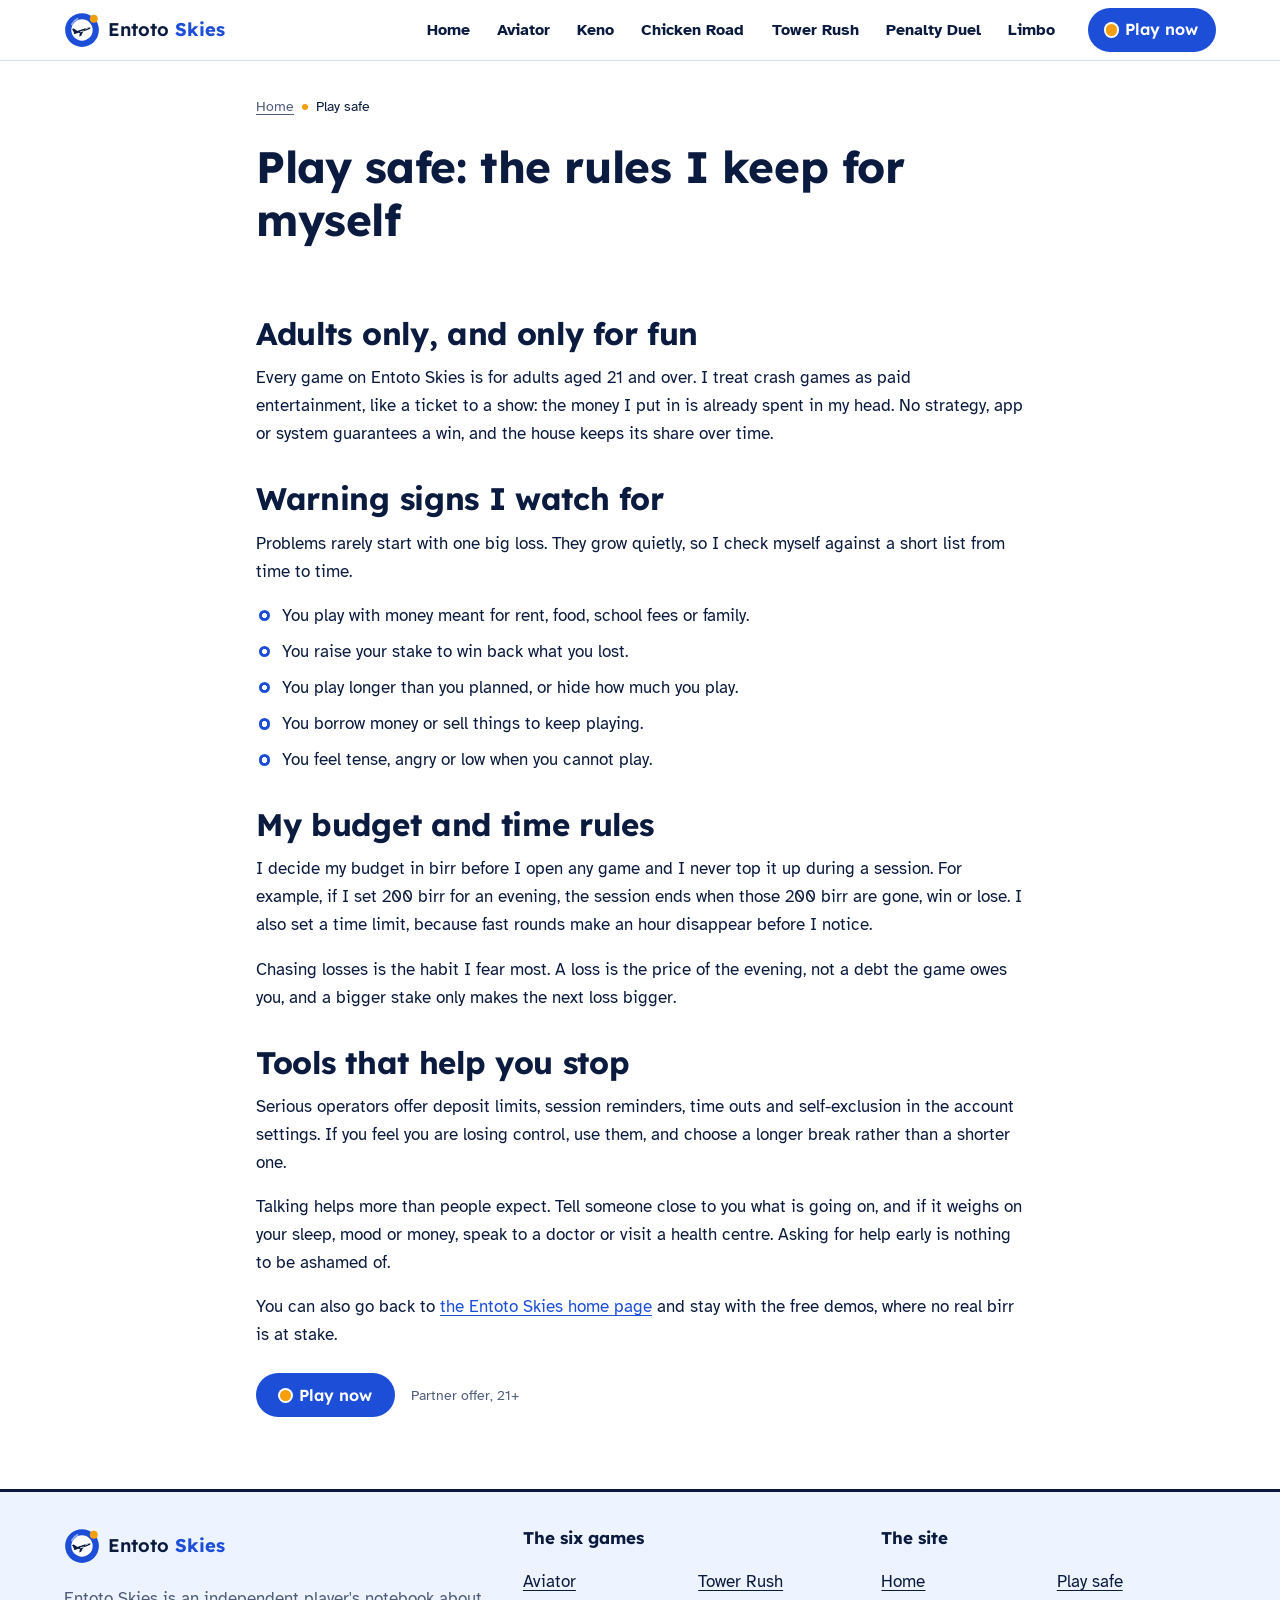
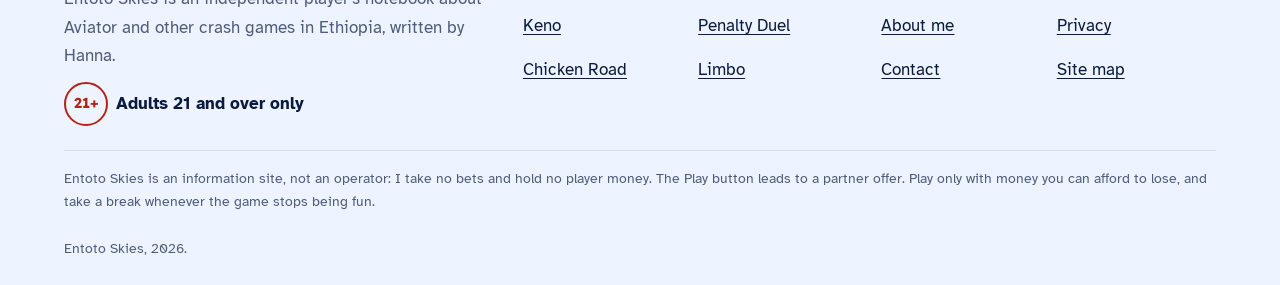
<file: play-safe/index.html>
<!doctype html>
<html lang="en">
<head>
<meta charset="utf-8">
<meta name="viewport" content="width=device-width, initial-scale=1">
<title>Play safe: budget, limits and help for players 21+</title>
<meta name="description" content="How I keep crash games safe: 21+ only, warning signs, budget and time rules, no chasing losses, operator self-exclusion tools and where to find help.">
<meta name="robots" content="index, follow, max-image-preview:large">
<link rel="canonical" href="https://aviatorguide.github.io/play-safe/"><link rel="alternate" hreflang="en-ET" href="https://aviatorguide.github.io/play-safe/"><link rel="alternate" hreflang="x-default" href="https://aviatorguide.github.io/play-safe/">
<meta property="og:type" content="website">
<meta property="og:site_name" content="Entoto Skies">
<meta property="og:locale" content="en_ET">
<meta property="og:title" content="Play safe: budget, limits and help for players 21+">
<meta property="og:description" content="How I keep crash games safe: 21+ only, warning signs, budget and time rules, no chasing losses, operator self-exclusion tools and where to find help.">
<meta property="og:url" content="https://aviatorguide.github.io/play-safe/">
<meta property="og:image" content="https://aviatorguide.github.io/assets/img/entoto-skies-aviator-ethiopia.webp?u=1">
<meta property="og:image:width" content="1200">
<meta property="og:image:height" content="630">
<meta name="twitter:card" content="summary_large_image">
<link rel="icon" href="/mark.svg" type="image/svg+xml"><link rel="icon" href="/favicon.ico" sizes="48x48"><link rel="icon" href="/favicon-48.png" type="image/png" sizes="48x48"><link rel="apple-touch-icon" href="/apple-touch-icon.png">
<meta name="theme-color" content="#1d4ed8">
<link rel="preload" href="/assets/fonts/eb-atk-regular.woff2" as="font" type="font/woff2" crossorigin>
<link rel="stylesheet" href="/assets/css/skies.css?u=1">
<script type="application/ld+json">{"@context":"https://schema.org","@type":"BreadcrumbList","itemListElement":[{"@type":"ListItem","position":1,"name":"Home","item":"https://aviatorguide.github.io/"},{"@type":"ListItem","position":2,"name":"Play safe","item":"https://aviatorguide.github.io/play-safe/"}]}</script>
</head>
<body>
<a class="eb-skip" href="#eb-main">Skip to content</a>
<header class="eb-top"><div class="eb-top__in">
<a class="eb-logo" href="/"><img src="/mark.svg" width="40" height="40" alt=""><span>Entoto <b>Skies</b></span></a>
<nav class="eb-nav" aria-label="Main navigation"><ul><li><a href="/">Home</a></li><li><a href="/aviator/">Aviator</a></li><li><a href="/keno/">Keno</a></li><li><a href="/chicken-road/">Chicken Road</a></li><li><a href="/tower-rush/">Tower Rush</a></li><li><a href="/penalty-duel/">Penalty Duel</a></li><li><a href="/limbo/">Limbo</a></li></ul></nav>
<a class="eb-btn eb-btn--play eb-top__play" href="/go/skies/?utm_source=et2&amp;utm_medium=site&amp;utm_content=play-safe-header" rel="nofollow sponsored">Play now</a>
<details class="eb-menu"><summary><span class="eb-menu__icon" aria-hidden="true"></span>Menu</summary>
<nav aria-label="Menu"><ul><li><a href="/">Home</a></li><li><a href="/aviator/">Aviator</a></li><li><a href="/keno/">Keno</a></li><li><a href="/chicken-road/">Chicken Road</a></li><li><a href="/tower-rush/">Tower Rush</a></li><li><a href="/penalty-duel/">Penalty Duel</a></li><li><a href="/limbo/">Limbo</a></li></ul></nav></details>
</div></header>
<main id="eb-main">
<div class="eb-col eb-head eb-head--plain"><nav class="eb-crumbs" aria-label="Breadcrumbs"><ol><li><a href="/">Home</a></li><li aria-current="page">Play safe</li></ol></nav><h1>Play safe: the rules I keep for myself</h1></div><div class="eb-col eb-prose eb-plain"><h2>Adults only, and only for fun</h2>
<p>Every game on Entoto Skies is for adults aged 21 and over. I treat crash games as paid entertainment, like a ticket to a show: the money I put in is already spent in my head. No strategy, app or system guarantees a win, and the house keeps its share over time.</p>
<h2>Warning signs I watch for</h2>
<p>Problems rarely start with one big loss. They grow quietly, so I check myself against a short list from time to time.</p>
<ul>
<li>You play with money meant for rent, food, school fees or family.</li>
<li>You raise your stake to win back what you lost.</li>
<li>You play longer than you planned, or hide how much you play.</li>
<li>You borrow money or sell things to keep playing.</li>
<li>You feel tense, angry or low when you cannot play.</li>
</ul>
<h2>My budget and time rules</h2>
<p>I decide my budget in birr before I open any game and I never top it up during a session. For example, if I set 200 birr for an evening, the session ends when those 200 birr are gone, win or lose. I also set a time limit, because fast rounds make an hour disappear before I notice.</p>
<p>Chasing losses is the habit I fear most. A loss is the price of the evening, not a debt the game owes you, and a bigger stake only makes the next loss bigger.</p>
<h2>Tools that help you stop</h2>
<p>Serious operators offer deposit limits, session reminders, time outs and self-exclusion in the account settings. If you feel you are losing control, use them, and choose a longer break rather than a shorter one.</p>
<p>Talking helps more than people expect. Tell someone close to you what is going on, and if it weighs on your sleep, mood or money, speak to a doctor or visit a health centre. Asking for help early is nothing to be ashamed of.</p>
<p>You can also go back to <a href="/">the Entoto Skies home page</a> and stay with the free demos, where no real birr is at stake.</p>
<div class="eb-cta"><a class="eb-btn eb-btn--play" href="/go/skies/?utm_source=et2&amp;utm_medium=site&amp;utm_content=play-safe-page" rel="nofollow sponsored">Play now</a><span class="eb-cta__sub">Partner offer, 21+</span></div></div>
</main>
<footer class="eb-foot"><div class="eb-foot__in">
<div class="eb-foot__brand"><a class="eb-logo" href="/"><img src="/mark.svg" width="40" height="40" alt=""><span>Entoto <b>Skies</b></span></a>
<p>Entoto Skies is an independent player&#x27;s notebook about Aviator and other crash games in Ethiopia, written by Hanna.</p><p class="eb-foot__age"><span class="eb-age eb-age--big">21+</span>Adults 21 and over only</p></div>
<div class="eb-foot__col"><p class="eb-foot__h">The six games</p><ul><li><a href="/aviator/">Aviator</a></li><li><a href="/keno/">Keno</a></li><li><a href="/chicken-road/">Chicken Road</a></li><li><a href="/tower-rush/">Tower Rush</a></li><li><a href="/penalty-duel/">Penalty Duel</a></li><li><a href="/limbo/">Limbo</a></li></ul></div>
<div class="eb-foot__col"><p class="eb-foot__h">The site</p><ul><li><a href="/">Home</a></li><li><a href="/about-me/">About me</a></li><li><a href="/contact/">Contact</a></li><li><a href="/play-safe/">Play safe</a></li><li><a href="/privacy/">Privacy</a></li><li><a href="/sitemap/">Site map</a></li></ul></div>
<p class="eb-foot__legal">Entoto Skies is an information site, not an operator: I take no bets and hold no player money. The Play button leads to a partner offer. Play only with money you can afford to lose, and take a break whenever the game stops being fun.</p>
<p class="eb-foot__copy">Entoto Skies, 2026.</p>
</div></footer>
<div class="eb-dock"><a class="eb-btn eb-btn--play" href="/go/skies/?utm_source=et2&amp;utm_medium=site&amp;utm_content=play-safe-dock" rel="nofollow sponsored">Play now</a><span class="eb-dock__sub">Partner offer, 21+</span></div>
</body>
</html>
</file>
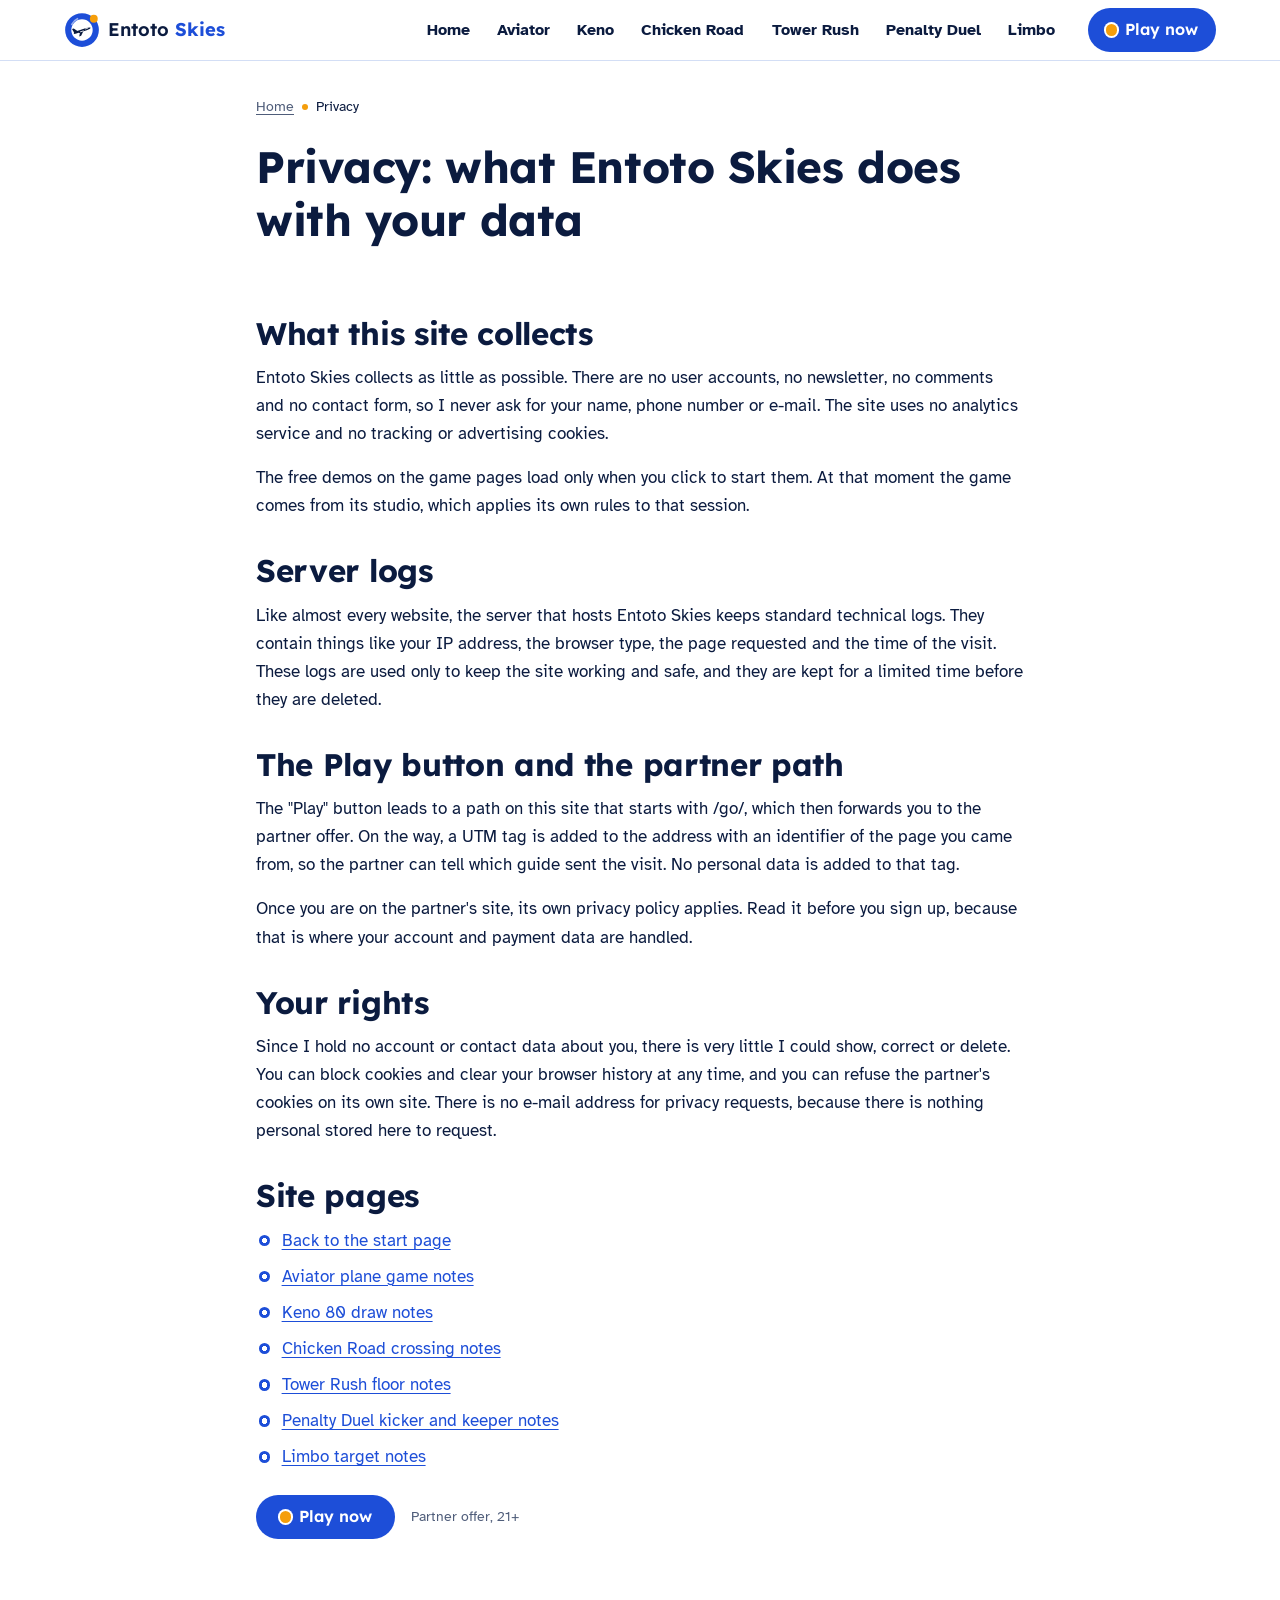
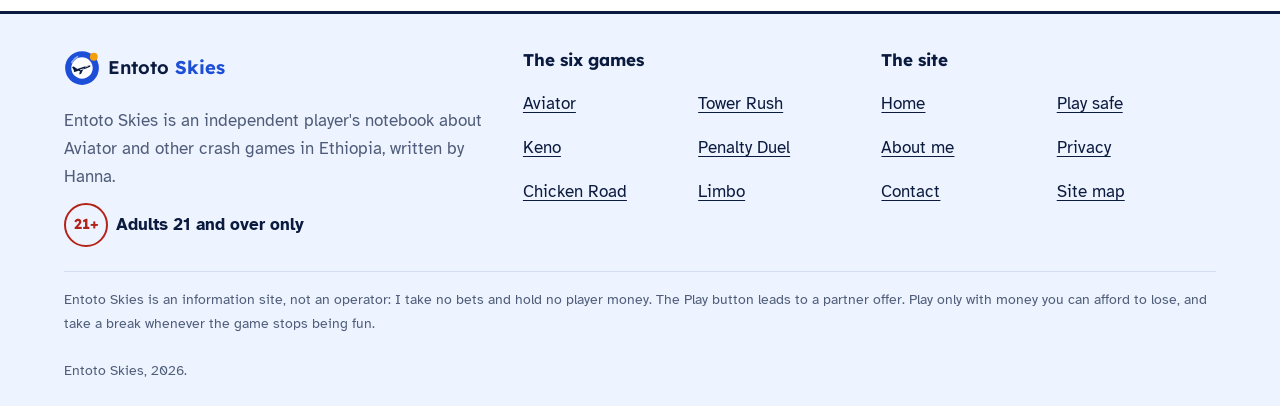
<file: privacy/index.html>
<!doctype html>
<html lang="en">
<head>
<meta charset="utf-8">
<meta name="viewport" content="width=device-width, initial-scale=1">
<title>Privacy on Entoto Skies: no accounts, no tracking</title>
<meta name="description" content="Entoto Skies privacy: no accounts, no newsletter, no analytics or tracking cookies, short server logs, and how the /go/ partner path and UTM tag work.">
<meta name="robots" content="index, follow, max-image-preview:large">
<link rel="canonical" href="https://aviatorguide.github.io/privacy/"><link rel="alternate" hreflang="en-ET" href="https://aviatorguide.github.io/privacy/"><link rel="alternate" hreflang="x-default" href="https://aviatorguide.github.io/privacy/">
<meta property="og:type" content="website">
<meta property="og:site_name" content="Entoto Skies">
<meta property="og:locale" content="en_ET">
<meta property="og:title" content="Privacy on Entoto Skies: no accounts, no tracking">
<meta property="og:description" content="Entoto Skies privacy: no accounts, no newsletter, no analytics or tracking cookies, short server logs, and how the /go/ partner path and UTM tag work.">
<meta property="og:url" content="https://aviatorguide.github.io/privacy/">
<meta property="og:image" content="https://aviatorguide.github.io/assets/img/entoto-skies-aviator-ethiopia.webp?u=1">
<meta property="og:image:width" content="1200">
<meta property="og:image:height" content="630">
<meta name="twitter:card" content="summary_large_image">
<link rel="icon" href="/mark.svg" type="image/svg+xml"><link rel="icon" href="/favicon.ico" sizes="48x48"><link rel="icon" href="/favicon-48.png" type="image/png" sizes="48x48"><link rel="apple-touch-icon" href="/apple-touch-icon.png">
<meta name="theme-color" content="#1d4ed8">
<link rel="preload" href="/assets/fonts/eb-atk-regular.woff2" as="font" type="font/woff2" crossorigin>
<link rel="stylesheet" href="/assets/css/skies.css?u=1">
<script type="application/ld+json">{"@context":"https://schema.org","@type":"BreadcrumbList","itemListElement":[{"@type":"ListItem","position":1,"name":"Home","item":"https://aviatorguide.github.io/"},{"@type":"ListItem","position":2,"name":"Privacy","item":"https://aviatorguide.github.io/privacy/"}]}</script>
</head>
<body>
<a class="eb-skip" href="#eb-main">Skip to content</a>
<header class="eb-top"><div class="eb-top__in">
<a class="eb-logo" href="/"><img src="/mark.svg" width="40" height="40" alt=""><span>Entoto <b>Skies</b></span></a>
<nav class="eb-nav" aria-label="Main navigation"><ul><li><a href="/">Home</a></li><li><a href="/aviator/">Aviator</a></li><li><a href="/keno/">Keno</a></li><li><a href="/chicken-road/">Chicken Road</a></li><li><a href="/tower-rush/">Tower Rush</a></li><li><a href="/penalty-duel/">Penalty Duel</a></li><li><a href="/limbo/">Limbo</a></li></ul></nav>
<a class="eb-btn eb-btn--play eb-top__play" href="/go/skies/?utm_source=et2&amp;utm_medium=site&amp;utm_content=privacy-header" rel="nofollow sponsored">Play now</a>
<details class="eb-menu"><summary><span class="eb-menu__icon" aria-hidden="true"></span>Menu</summary>
<nav aria-label="Menu"><ul><li><a href="/">Home</a></li><li><a href="/aviator/">Aviator</a></li><li><a href="/keno/">Keno</a></li><li><a href="/chicken-road/">Chicken Road</a></li><li><a href="/tower-rush/">Tower Rush</a></li><li><a href="/penalty-duel/">Penalty Duel</a></li><li><a href="/limbo/">Limbo</a></li></ul></nav></details>
</div></header>
<main id="eb-main">
<div class="eb-col eb-head eb-head--plain"><nav class="eb-crumbs" aria-label="Breadcrumbs"><ol><li><a href="/">Home</a></li><li aria-current="page">Privacy</li></ol></nav><h1>Privacy: what Entoto Skies does with your data</h1></div><div class="eb-col eb-prose eb-plain"><h2>What this site collects</h2>
<p>Entoto Skies collects as little as possible. There are no user accounts, no newsletter, no comments and no contact form, so I never ask for your name, phone number or e-mail. The site uses no analytics service and no tracking or advertising cookies.</p>
<p>The free demos on the game pages load only when you click to start them. At that moment the game comes from its studio, which applies its own rules to that session.</p>
<h2>Server logs</h2>
<p>Like almost every website, the server that hosts Entoto Skies keeps standard technical logs. They contain things like your IP address, the browser type, the page requested and the time of the visit. These logs are used only to keep the site working and safe, and they are kept for a limited time before they are deleted.</p>
<h2>The Play button and the partner path</h2>
<p>The "Play" button leads to a path on this site that starts with /go/, which then forwards you to the partner offer. On the way, a UTM tag is added to the address with an identifier of the page you came from, so the partner can tell which guide sent the visit. No personal data is added to that tag.</p>
<p>Once you are on the partner's site, its own privacy policy applies. Read it before you sign up, because that is where your account and payment data are handled.</p>
<h2>Your rights</h2>
<p>Since I hold no account or contact data about you, there is very little I could show, correct or delete. You can block cookies and clear your browser history at any time, and you can refuse the partner's cookies on its own site. There is no e-mail address for privacy requests, because there is nothing personal stored here to request.</p>
<h2>Site pages</h2>
<ul>
<li><a href="/">Back to the start page</a></li>
<li><a href="/aviator/">Aviator plane game notes</a></li>
<li><a href="/keno/">Keno 80 draw notes</a></li>
<li><a href="/chicken-road/">Chicken Road crossing notes</a></li>
<li><a href="/tower-rush/">Tower Rush floor notes</a></li>
<li><a href="/penalty-duel/">Penalty Duel kicker and keeper notes</a></li>
<li><a href="/limbo/">Limbo target notes</a></li>
</ul>
<div class="eb-cta"><a class="eb-btn eb-btn--play" href="/go/skies/?utm_source=et2&amp;utm_medium=site&amp;utm_content=privacy-page" rel="nofollow sponsored">Play now</a><span class="eb-cta__sub">Partner offer, 21+</span></div></div>
</main>
<footer class="eb-foot"><div class="eb-foot__in">
<div class="eb-foot__brand"><a class="eb-logo" href="/"><img src="/mark.svg" width="40" height="40" alt=""><span>Entoto <b>Skies</b></span></a>
<p>Entoto Skies is an independent player&#x27;s notebook about Aviator and other crash games in Ethiopia, written by Hanna.</p><p class="eb-foot__age"><span class="eb-age eb-age--big">21+</span>Adults 21 and over only</p></div>
<div class="eb-foot__col"><p class="eb-foot__h">The six games</p><ul><li><a href="/aviator/">Aviator</a></li><li><a href="/keno/">Keno</a></li><li><a href="/chicken-road/">Chicken Road</a></li><li><a href="/tower-rush/">Tower Rush</a></li><li><a href="/penalty-duel/">Penalty Duel</a></li><li><a href="/limbo/">Limbo</a></li></ul></div>
<div class="eb-foot__col"><p class="eb-foot__h">The site</p><ul><li><a href="/">Home</a></li><li><a href="/about-me/">About me</a></li><li><a href="/contact/">Contact</a></li><li><a href="/play-safe/">Play safe</a></li><li><a href="/privacy/">Privacy</a></li><li><a href="/sitemap/">Site map</a></li></ul></div>
<p class="eb-foot__legal">Entoto Skies is an information site, not an operator: I take no bets and hold no player money. The Play button leads to a partner offer. Play only with money you can afford to lose, and take a break whenever the game stops being fun.</p>
<p class="eb-foot__copy">Entoto Skies, 2026.</p>
</div></footer>
<div class="eb-dock"><a class="eb-btn eb-btn--play" href="/go/skies/?utm_source=et2&amp;utm_medium=site&amp;utm_content=privacy-dock" rel="nofollow sponsored">Play now</a><span class="eb-dock__sub">Partner offer, 21+</span></div>
</body>
</html>
</file>
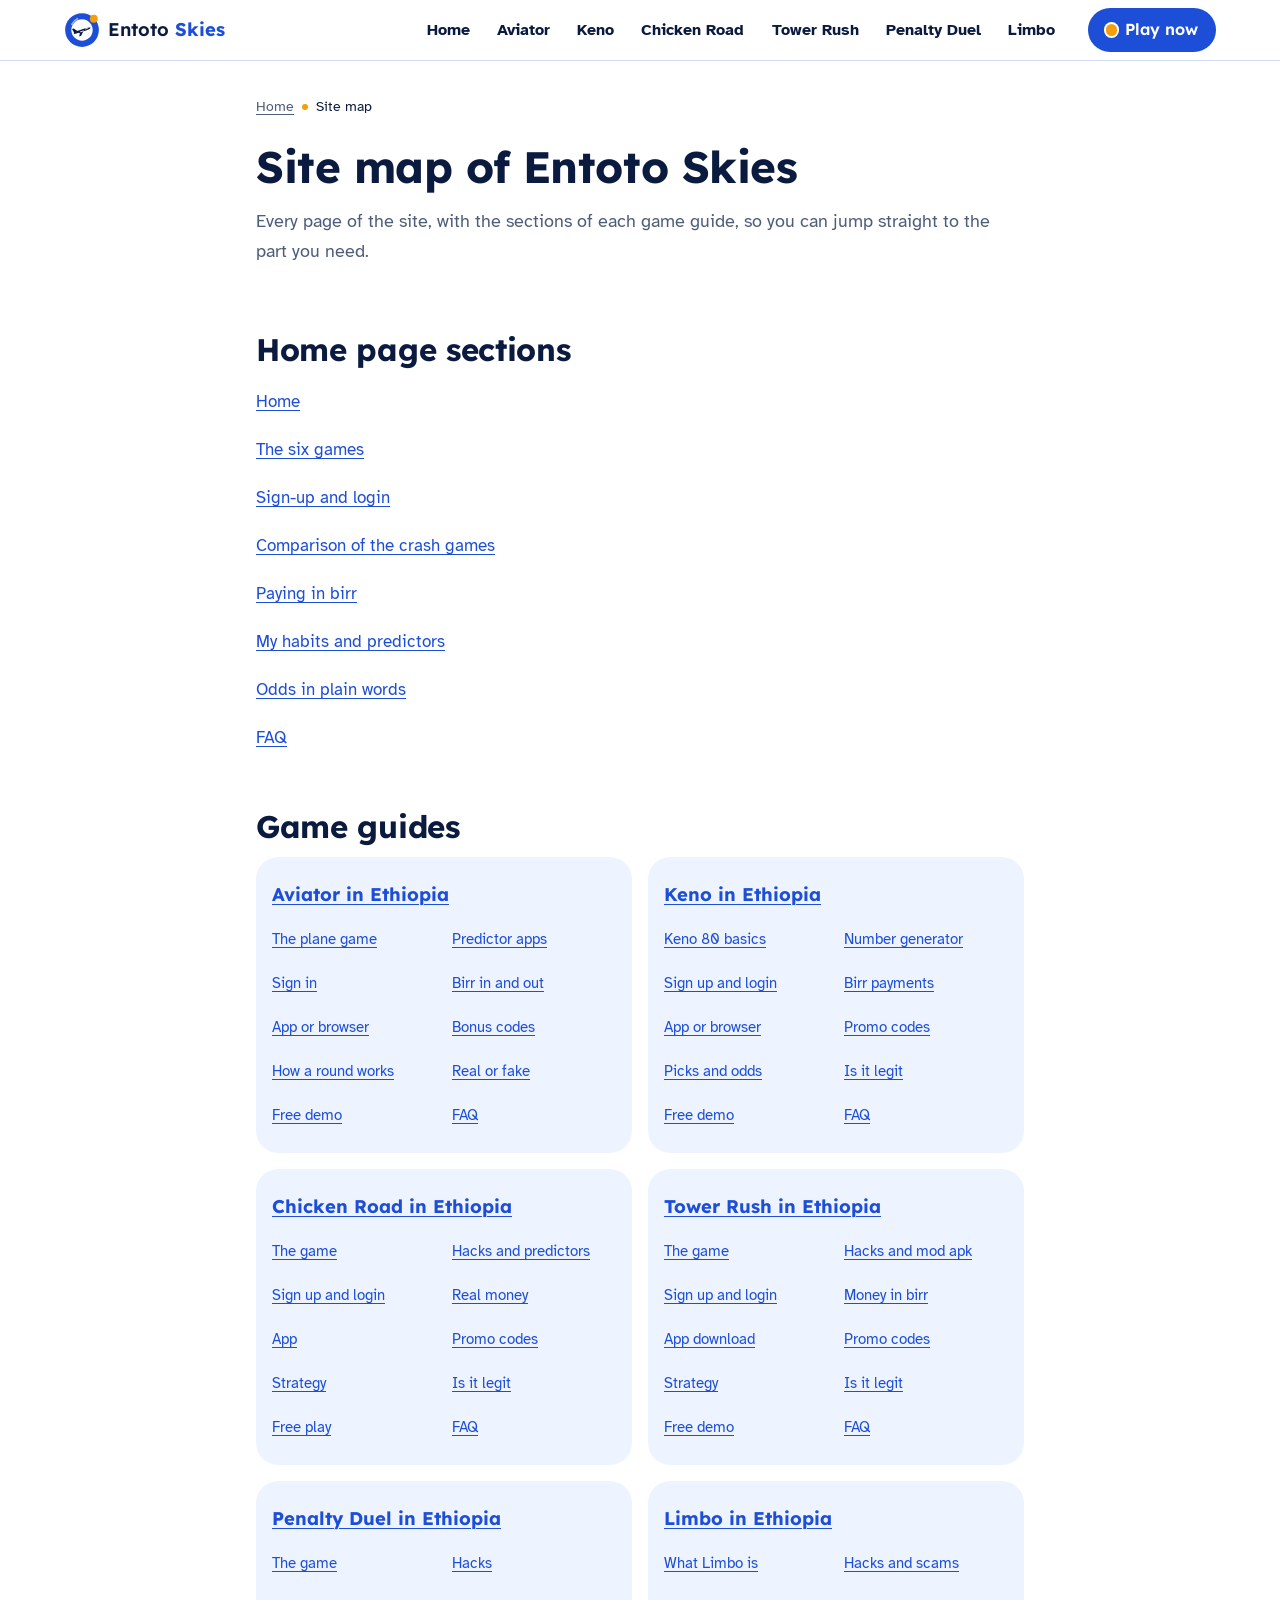
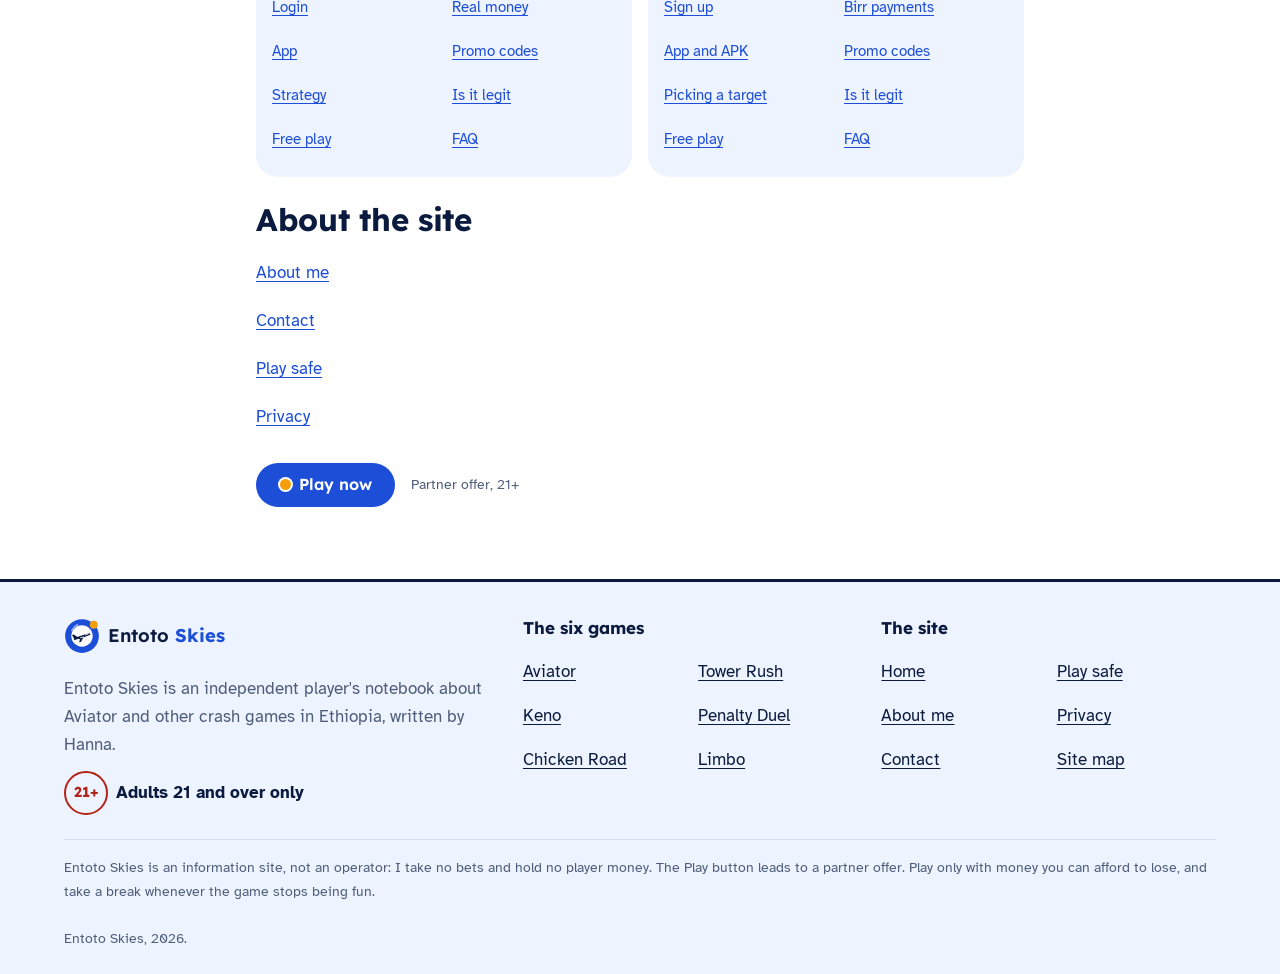
<file: sitemap/index.html>
<!doctype html>
<html lang="en">
<head>
<meta charset="utf-8">
<meta name="viewport" content="width=device-width, initial-scale=1">
<title>Entoto Skies site map: every Aviator and crash game guide</title>
<meta name="description" content="All pages of Entoto Skies in one list: the home page, my six game guides with every section, and the pages about me, contact, safe play and privacy.">
<meta name="robots" content="index, follow, max-image-preview:large">
<link rel="canonical" href="https://aviatorguide.github.io/sitemap/"><link rel="alternate" hreflang="en-ET" href="https://aviatorguide.github.io/sitemap/"><link rel="alternate" hreflang="x-default" href="https://aviatorguide.github.io/sitemap/">
<meta property="og:type" content="website">
<meta property="og:site_name" content="Entoto Skies">
<meta property="og:locale" content="en_ET">
<meta property="og:title" content="Entoto Skies site map: every Aviator and crash game guide">
<meta property="og:description" content="All pages of Entoto Skies in one list: the home page, my six game guides with every section, and the pages about me, contact, safe play and privacy.">
<meta property="og:url" content="https://aviatorguide.github.io/sitemap/">
<meta property="og:image" content="https://aviatorguide.github.io/assets/img/entoto-skies-aviator-ethiopia.webp?u=1">
<meta property="og:image:width" content="1200">
<meta property="og:image:height" content="630">
<meta name="twitter:card" content="summary_large_image">
<link rel="icon" href="/mark.svg" type="image/svg+xml"><link rel="icon" href="/favicon.ico" sizes="48x48"><link rel="icon" href="/favicon-48.png" type="image/png" sizes="48x48"><link rel="apple-touch-icon" href="/apple-touch-icon.png">
<meta name="theme-color" content="#1d4ed8">
<link rel="preload" href="/assets/fonts/eb-atk-regular.woff2" as="font" type="font/woff2" crossorigin>
<link rel="stylesheet" href="/assets/css/skies.css?u=1">
<script type="application/ld+json">{"@context":"https://schema.org","@type":"BreadcrumbList","itemListElement":[{"@type":"ListItem","position":1,"name":"Home","item":"https://aviatorguide.github.io/"},{"@type":"ListItem","position":2,"name":"Site map","item":"https://aviatorguide.github.io/sitemap/"}]}</script>
</head>
<body>
<a class="eb-skip" href="#eb-main">Skip to content</a>
<header class="eb-top"><div class="eb-top__in">
<a class="eb-logo" href="/"><img src="/mark.svg" width="40" height="40" alt=""><span>Entoto <b>Skies</b></span></a>
<nav class="eb-nav" aria-label="Main navigation"><ul><li><a href="/">Home</a></li><li><a href="/aviator/">Aviator</a></li><li><a href="/keno/">Keno</a></li><li><a href="/chicken-road/">Chicken Road</a></li><li><a href="/tower-rush/">Tower Rush</a></li><li><a href="/penalty-duel/">Penalty Duel</a></li><li><a href="/limbo/">Limbo</a></li></ul></nav>
<a class="eb-btn eb-btn--play eb-top__play" href="/go/skies/?utm_source=et2&amp;utm_medium=site&amp;utm_content=sitemap-header" rel="nofollow sponsored">Play now</a>
<details class="eb-menu"><summary><span class="eb-menu__icon" aria-hidden="true"></span>Menu</summary>
<nav aria-label="Menu"><ul><li><a href="/">Home</a></li><li><a href="/aviator/">Aviator</a></li><li><a href="/keno/">Keno</a></li><li><a href="/chicken-road/">Chicken Road</a></li><li><a href="/tower-rush/">Tower Rush</a></li><li><a href="/penalty-duel/">Penalty Duel</a></li><li><a href="/limbo/">Limbo</a></li></ul></nav></details>
</div></header>
<main id="eb-main">
<div class="eb-col eb-head eb-head--plain"><nav class="eb-crumbs" aria-label="Breadcrumbs"><ol><li><a href="/">Home</a></li><li aria-current="page">Site map</li></ol></nav><h1>Site map of Entoto Skies</h1><p class="eb-lede">Every page of the site, with the sections of each game guide, so you can jump straight to the part you need.</p></div>
<div class="eb-col eb-prose eb-smap">
<section><h2>Home page sections</h2><ul class="eb-smap__list"><li><a href="/">Home</a></li><li><a href="/#games">The six games</a></li><li><a href="/#accounts">Sign-up and login</a></li><li><a href="/#side-by-side">Comparison of the crash games</a></li><li><a href="/#birr">Paying in birr</a></li><li><a href="/#habits">My habits and predictors</a></li><li><a href="/#luck">Odds in plain words</a></li><li><a href="/#faq">FAQ</a></li></ul></section>
<section><h2>Game guides</h2><ul class="eb-smap__games"><li class="eb-smap__game"><a class="eb-smap__name" href="/aviator/">Aviator in Ethiopia</a><ul class="eb-smap__sub"><li><a href="/aviator/#game">The plane game</a></li><li><a href="/aviator/#login">Sign in</a></li><li><a href="/aviator/#app">App or browser</a></li><li><a href="/aviator/#play">How a round works</a></li><li><a href="/aviator/#free">Free demo</a></li><li><a href="/aviator/#numbers">Predictor apps</a></li><li><a href="/aviator/#money">Birr in and out</a></li><li><a href="/aviator/#bonus">Bonus codes</a></li><li><a href="/aviator/#verdict">Real or fake</a></li><li><a href="/aviator/#faq">FAQ</a></li></ul></li><li class="eb-smap__game"><a class="eb-smap__name" href="/keno/">Keno in Ethiopia</a><ul class="eb-smap__sub"><li><a href="/keno/#game">Keno 80 basics</a></li><li><a href="/keno/#login">Sign up and login</a></li><li><a href="/keno/#app">App or browser</a></li><li><a href="/keno/#play">Picks and odds</a></li><li><a href="/keno/#free">Free demo</a></li><li><a href="/keno/#numbers">Number generator</a></li><li><a href="/keno/#money">Birr payments</a></li><li><a href="/keno/#bonus">Promo codes</a></li><li><a href="/keno/#verdict">Is it legit</a></li><li><a href="/keno/#faq">FAQ</a></li></ul></li><li class="eb-smap__game"><a class="eb-smap__name" href="/chicken-road/">Chicken Road in Ethiopia</a><ul class="eb-smap__sub"><li><a href="/chicken-road/#game">The game</a></li><li><a href="/chicken-road/#login">Sign up and login</a></li><li><a href="/chicken-road/#app">App</a></li><li><a href="/chicken-road/#play">Strategy</a></li><li><a href="/chicken-road/#free">Free play</a></li><li><a href="/chicken-road/#numbers">Hacks and predictors</a></li><li><a href="/chicken-road/#money">Real money</a></li><li><a href="/chicken-road/#bonus">Promo codes</a></li><li><a href="/chicken-road/#verdict">Is it legit</a></li><li><a href="/chicken-road/#faq">FAQ</a></li></ul></li><li class="eb-smap__game"><a class="eb-smap__name" href="/tower-rush/">Tower Rush in Ethiopia</a><ul class="eb-smap__sub"><li><a href="/tower-rush/#game">The game</a></li><li><a href="/tower-rush/#login">Sign up and login</a></li><li><a href="/tower-rush/#app">App download</a></li><li><a href="/tower-rush/#play">Strategy</a></li><li><a href="/tower-rush/#free">Free demo</a></li><li><a href="/tower-rush/#numbers">Hacks and mod apk</a></li><li><a href="/tower-rush/#money">Money in birr</a></li><li><a href="/tower-rush/#bonus">Promo codes</a></li><li><a href="/tower-rush/#verdict">Is it legit</a></li><li><a href="/tower-rush/#faq">FAQ</a></li></ul></li><li class="eb-smap__game"><a class="eb-smap__name" href="/penalty-duel/">Penalty Duel in Ethiopia</a><ul class="eb-smap__sub"><li><a href="/penalty-duel/#game">The game</a></li><li><a href="/penalty-duel/#login">Login</a></li><li><a href="/penalty-duel/#app">App</a></li><li><a href="/penalty-duel/#play">Strategy</a></li><li><a href="/penalty-duel/#free">Free play</a></li><li><a href="/penalty-duel/#numbers">Hacks</a></li><li><a href="/penalty-duel/#money">Real money</a></li><li><a href="/penalty-duel/#bonus">Promo codes</a></li><li><a href="/penalty-duel/#verdict">Is it legit</a></li><li><a href="/penalty-duel/#faq">FAQ</a></li></ul></li><li class="eb-smap__game"><a class="eb-smap__name" href="/limbo/">Limbo in Ethiopia</a><ul class="eb-smap__sub"><li><a href="/limbo/#game">What Limbo is</a></li><li><a href="/limbo/#login">Sign up</a></li><li><a href="/limbo/#app">App and APK</a></li><li><a href="/limbo/#play">Picking a target</a></li><li><a href="/limbo/#free">Free play</a></li><li><a href="/limbo/#numbers">Hacks and scams</a></li><li><a href="/limbo/#money">Birr payments</a></li><li><a href="/limbo/#bonus">Promo codes</a></li><li><a href="/limbo/#verdict">Is it legit</a></li><li><a href="/limbo/#faq">FAQ</a></li></ul></li></ul></section>
<section><h2>About the site</h2><ul class="eb-smap__list"><li><a href="/about-me/">About me</a></li><li><a href="/contact/">Contact</a></li><li><a href="/play-safe/">Play safe</a></li><li><a href="/privacy/">Privacy</a></li></ul></section>
<div class="eb-cta"><a class="eb-btn eb-btn--play" href="/go/skies/?utm_source=et2&amp;utm_medium=site&amp;utm_content=sitemap-page" rel="nofollow sponsored">Play now</a><span class="eb-cta__sub">Partner offer, 21+</span></div></div>
</main>
<footer class="eb-foot"><div class="eb-foot__in">
<div class="eb-foot__brand"><a class="eb-logo" href="/"><img src="/mark.svg" width="40" height="40" alt=""><span>Entoto <b>Skies</b></span></a>
<p>Entoto Skies is an independent player&#x27;s notebook about Aviator and other crash games in Ethiopia, written by Hanna.</p><p class="eb-foot__age"><span class="eb-age eb-age--big">21+</span>Adults 21 and over only</p></div>
<div class="eb-foot__col"><p class="eb-foot__h">The six games</p><ul><li><a href="/aviator/">Aviator</a></li><li><a href="/keno/">Keno</a></li><li><a href="/chicken-road/">Chicken Road</a></li><li><a href="/tower-rush/">Tower Rush</a></li><li><a href="/penalty-duel/">Penalty Duel</a></li><li><a href="/limbo/">Limbo</a></li></ul></div>
<div class="eb-foot__col"><p class="eb-foot__h">The site</p><ul><li><a href="/">Home</a></li><li><a href="/about-me/">About me</a></li><li><a href="/contact/">Contact</a></li><li><a href="/play-safe/">Play safe</a></li><li><a href="/privacy/">Privacy</a></li><li><a href="/sitemap/">Site map</a></li></ul></div>
<p class="eb-foot__legal">Entoto Skies is an information site, not an operator: I take no bets and hold no player money. The Play button leads to a partner offer. Play only with money you can afford to lose, and take a break whenever the game stops being fun.</p>
<p class="eb-foot__copy">Entoto Skies, 2026.</p>
</div></footer>
<div class="eb-dock"><a class="eb-btn eb-btn--play" href="/go/skies/?utm_source=et2&amp;utm_medium=site&amp;utm_content=sitemap-dock" rel="nofollow sponsored">Play now</a><span class="eb-dock__sub">Partner offer, 21+</span></div>
</body>
</html>
</file>
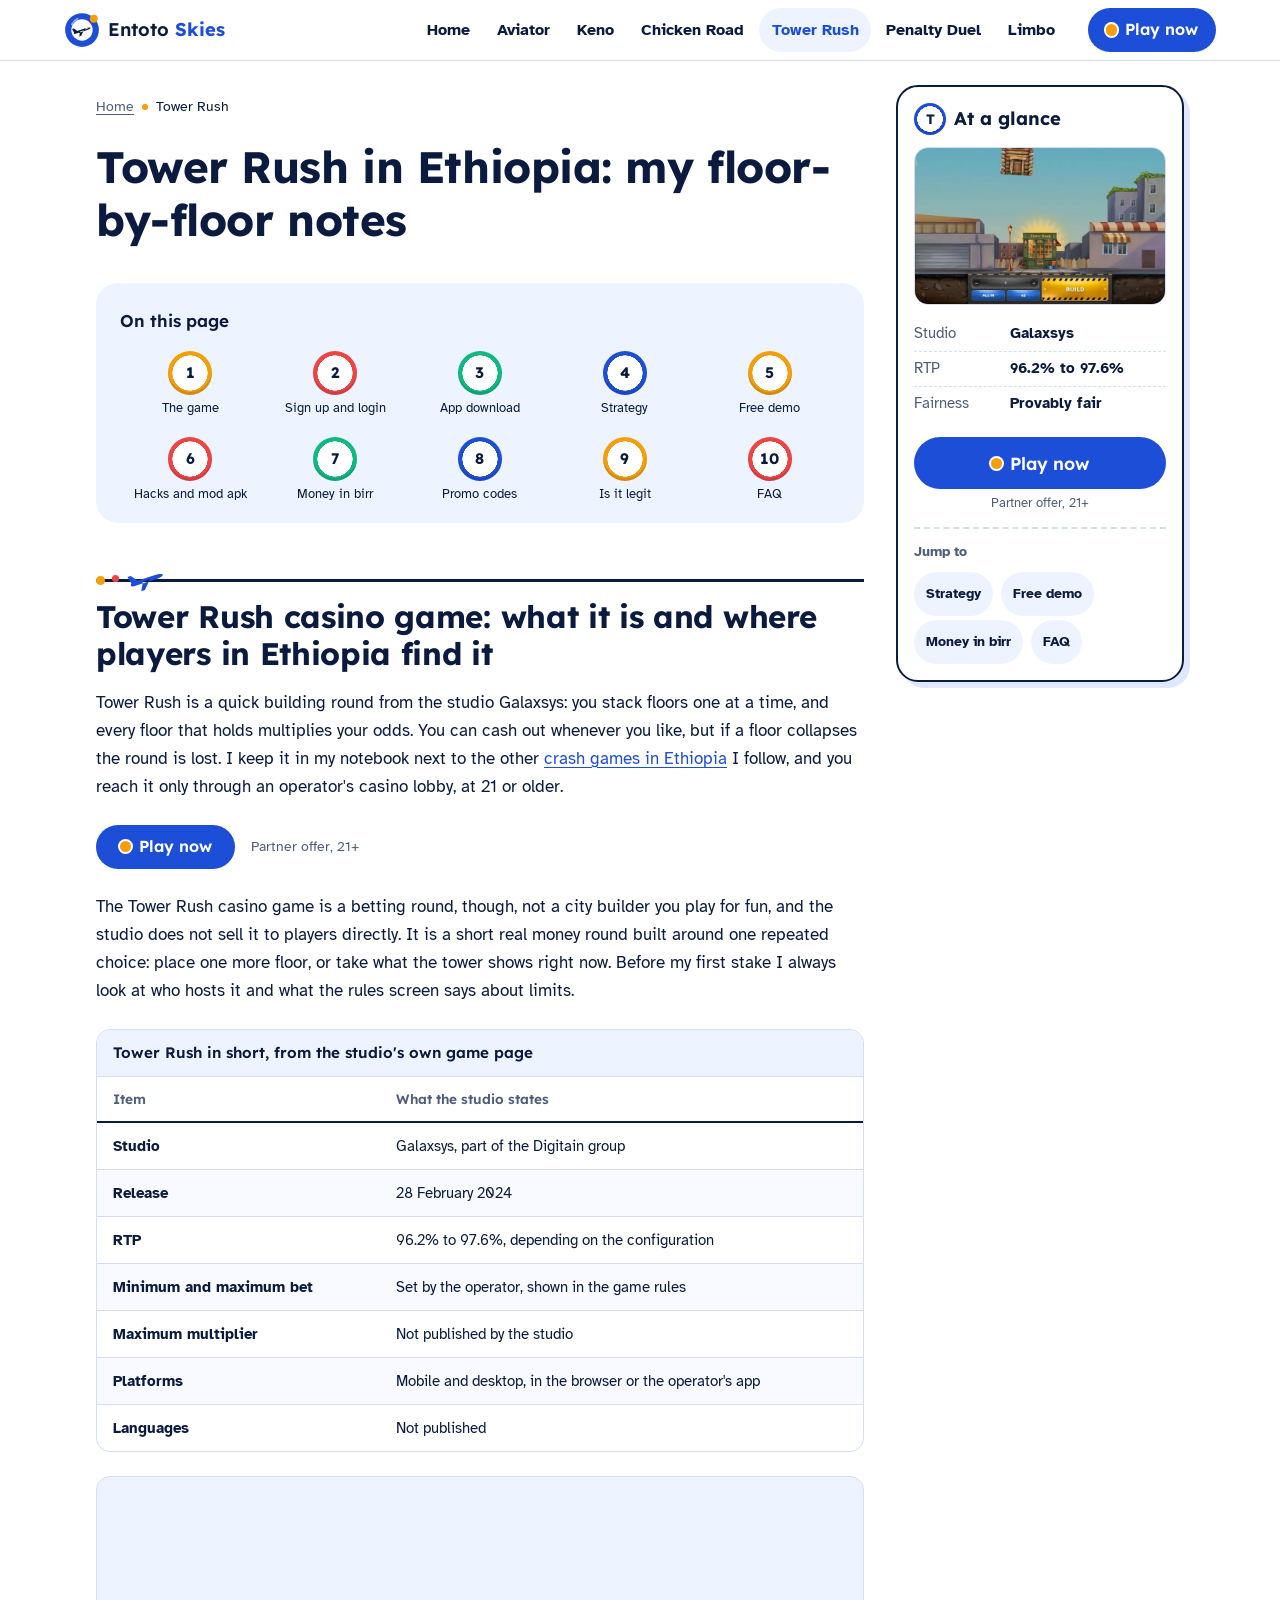
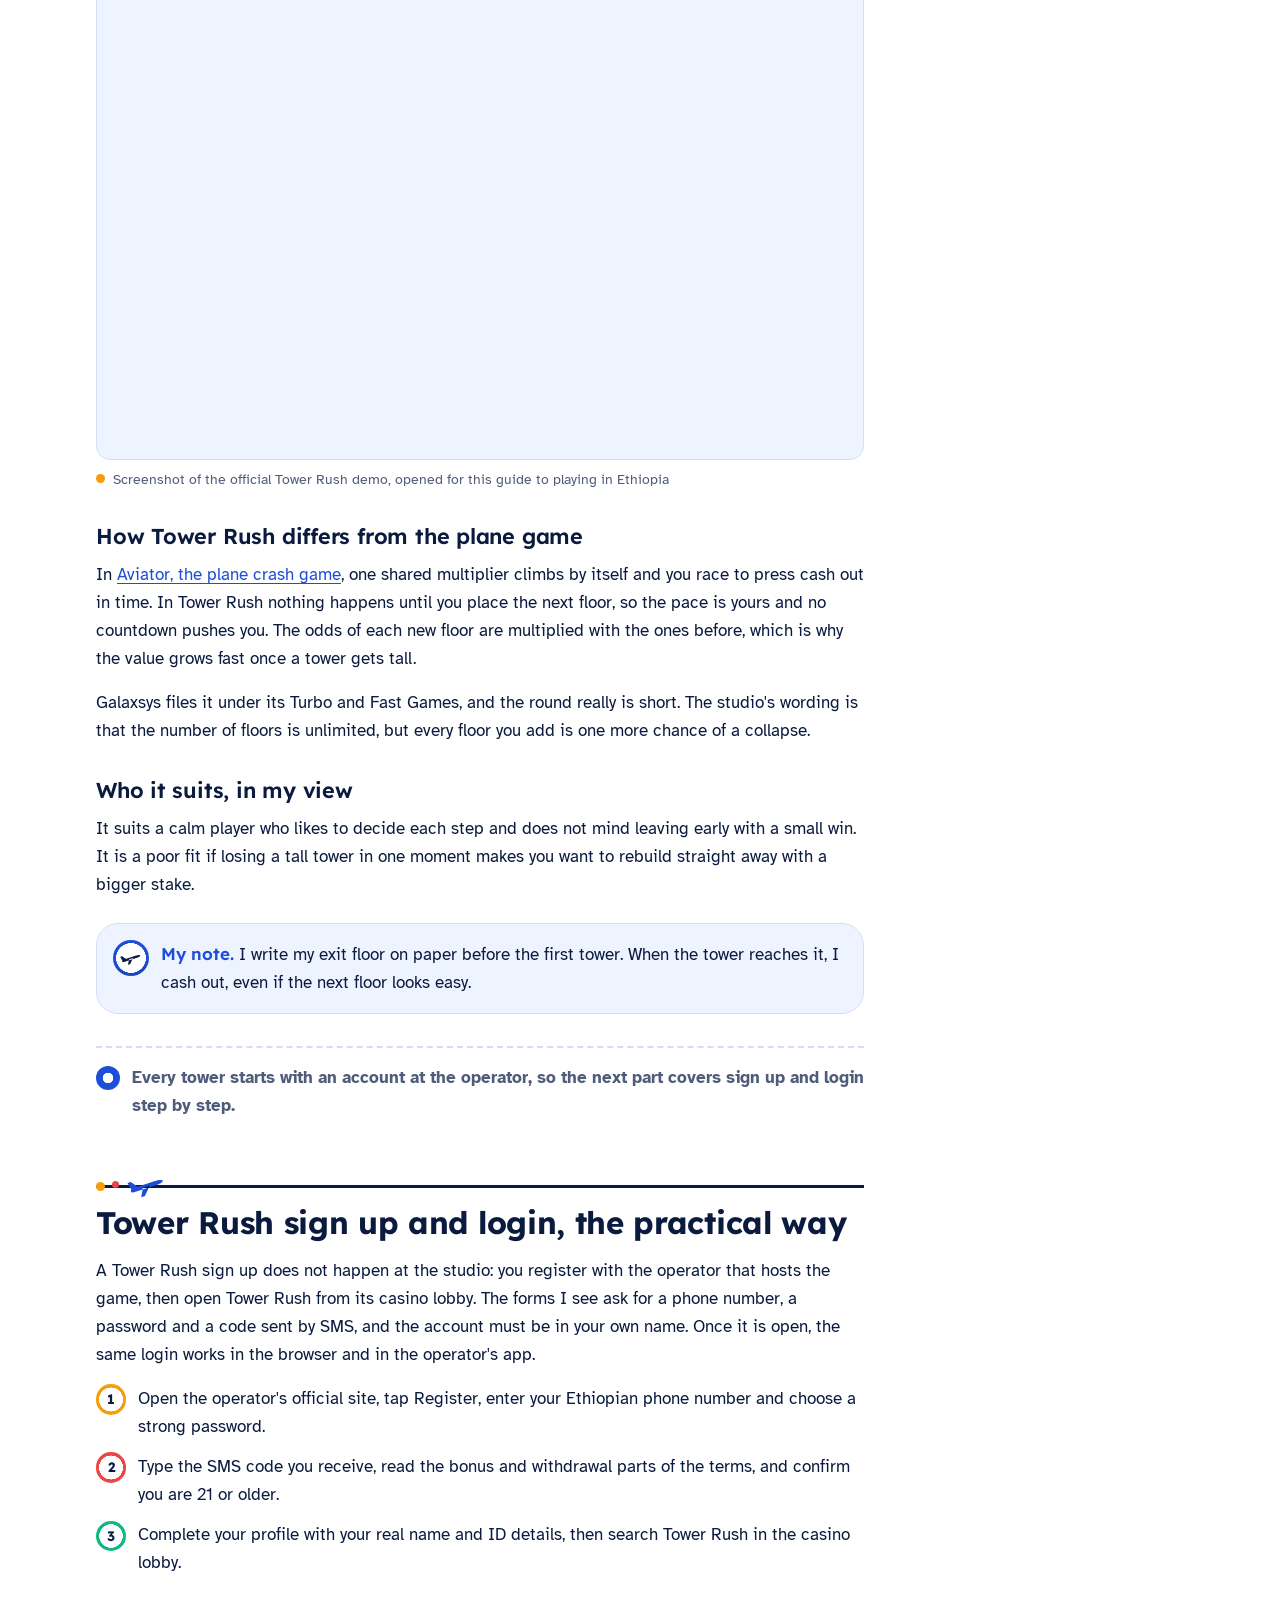
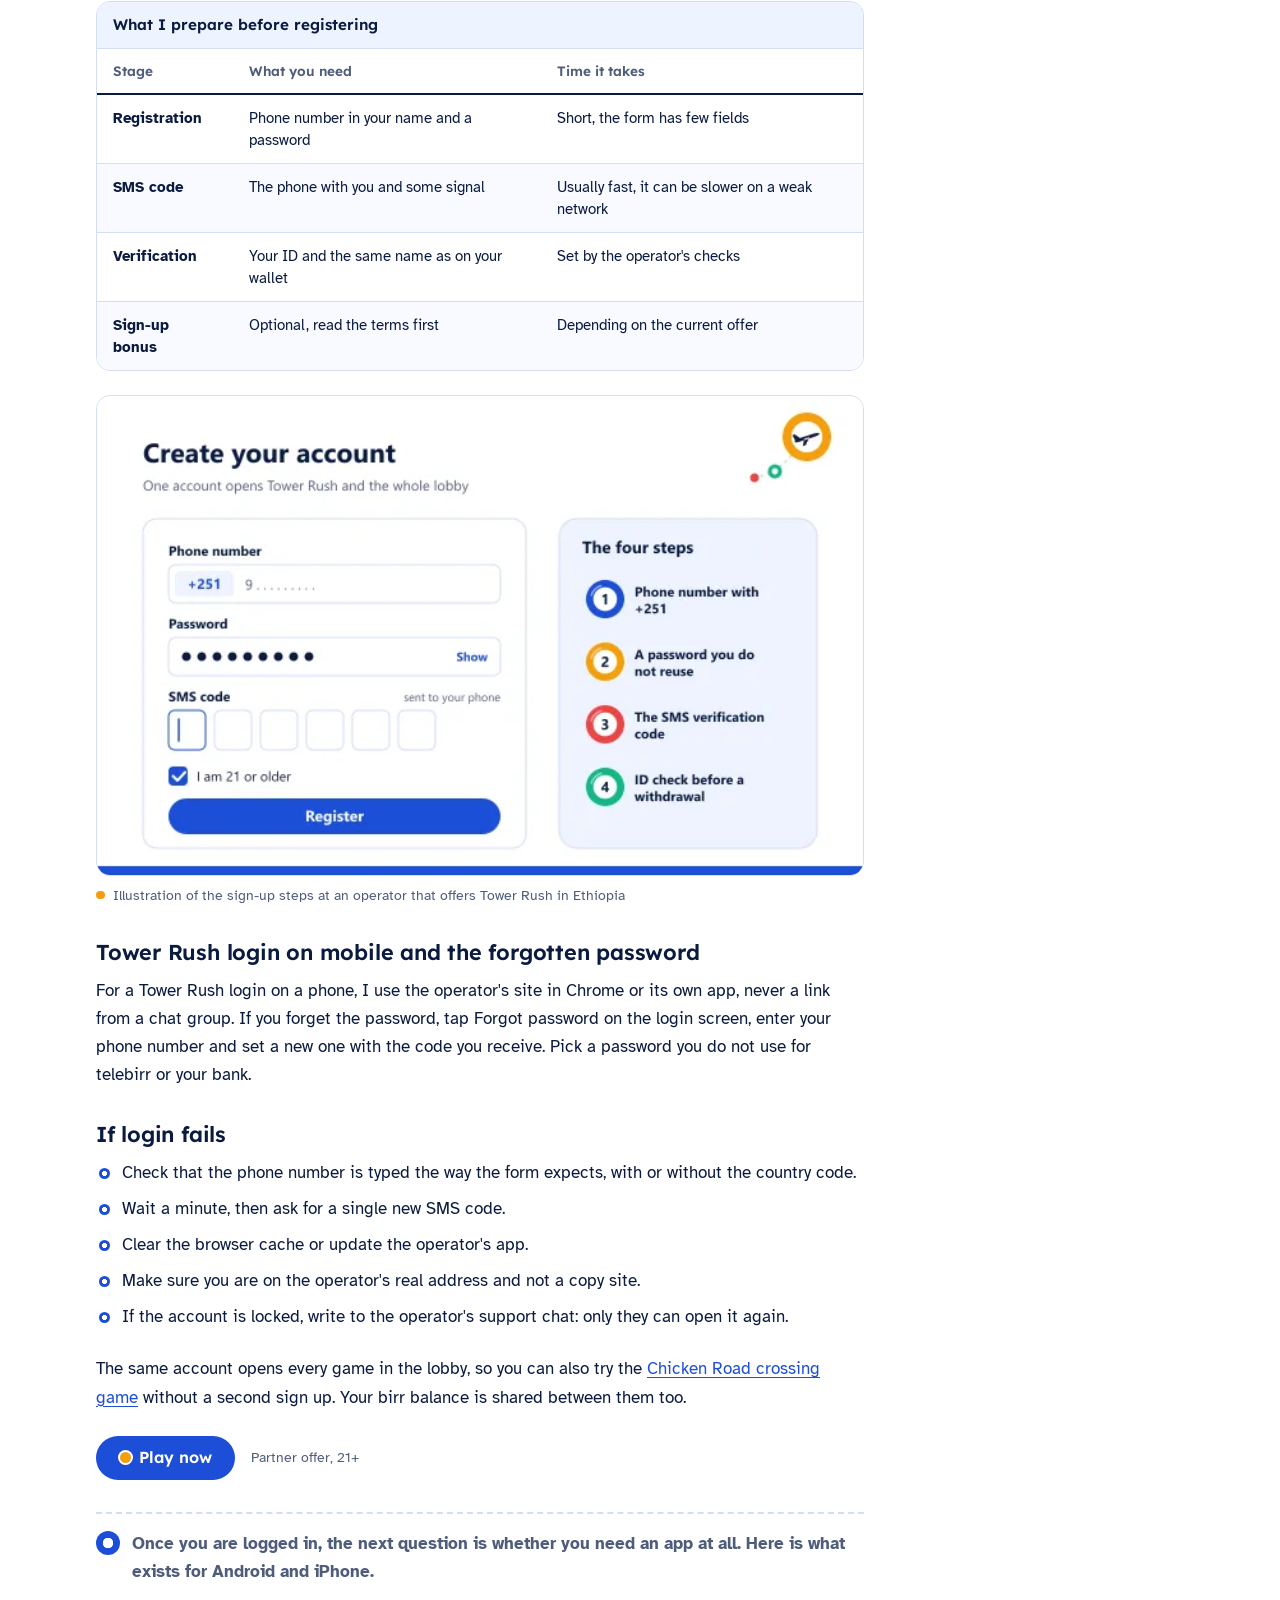
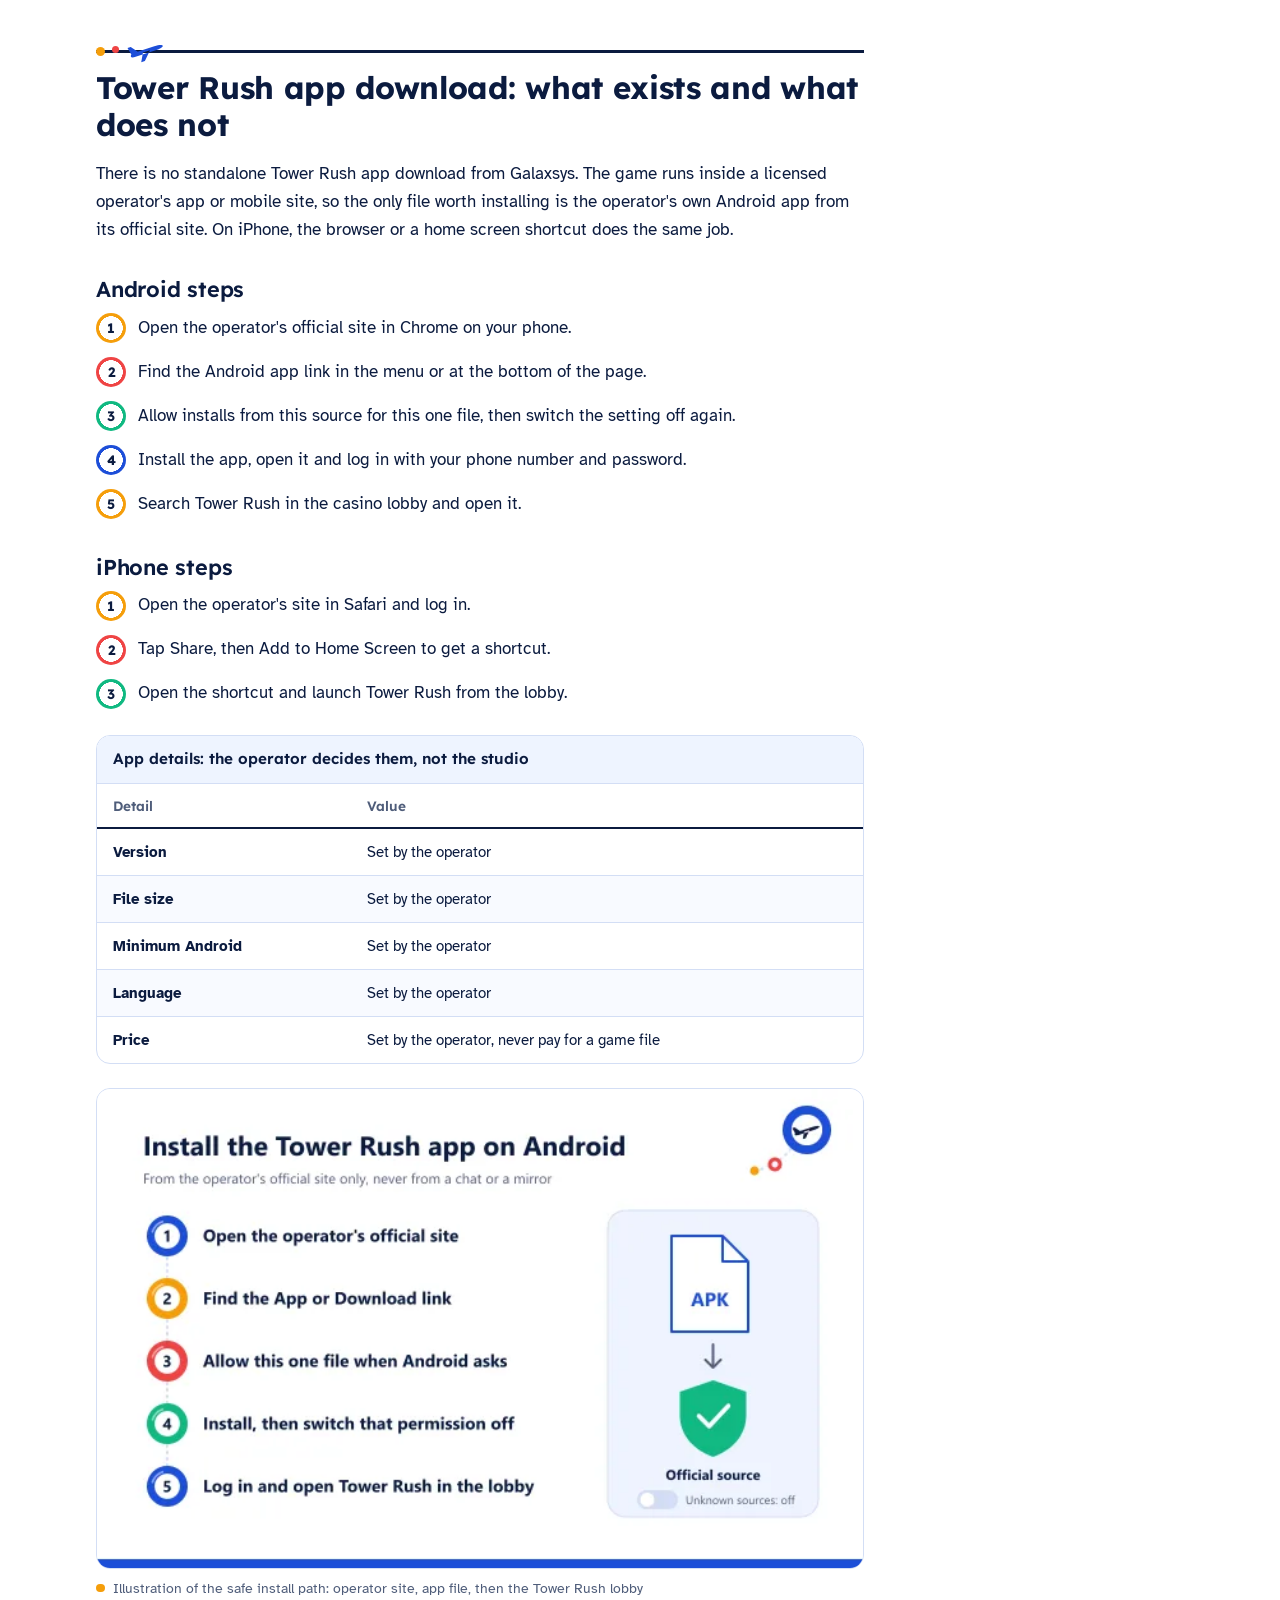
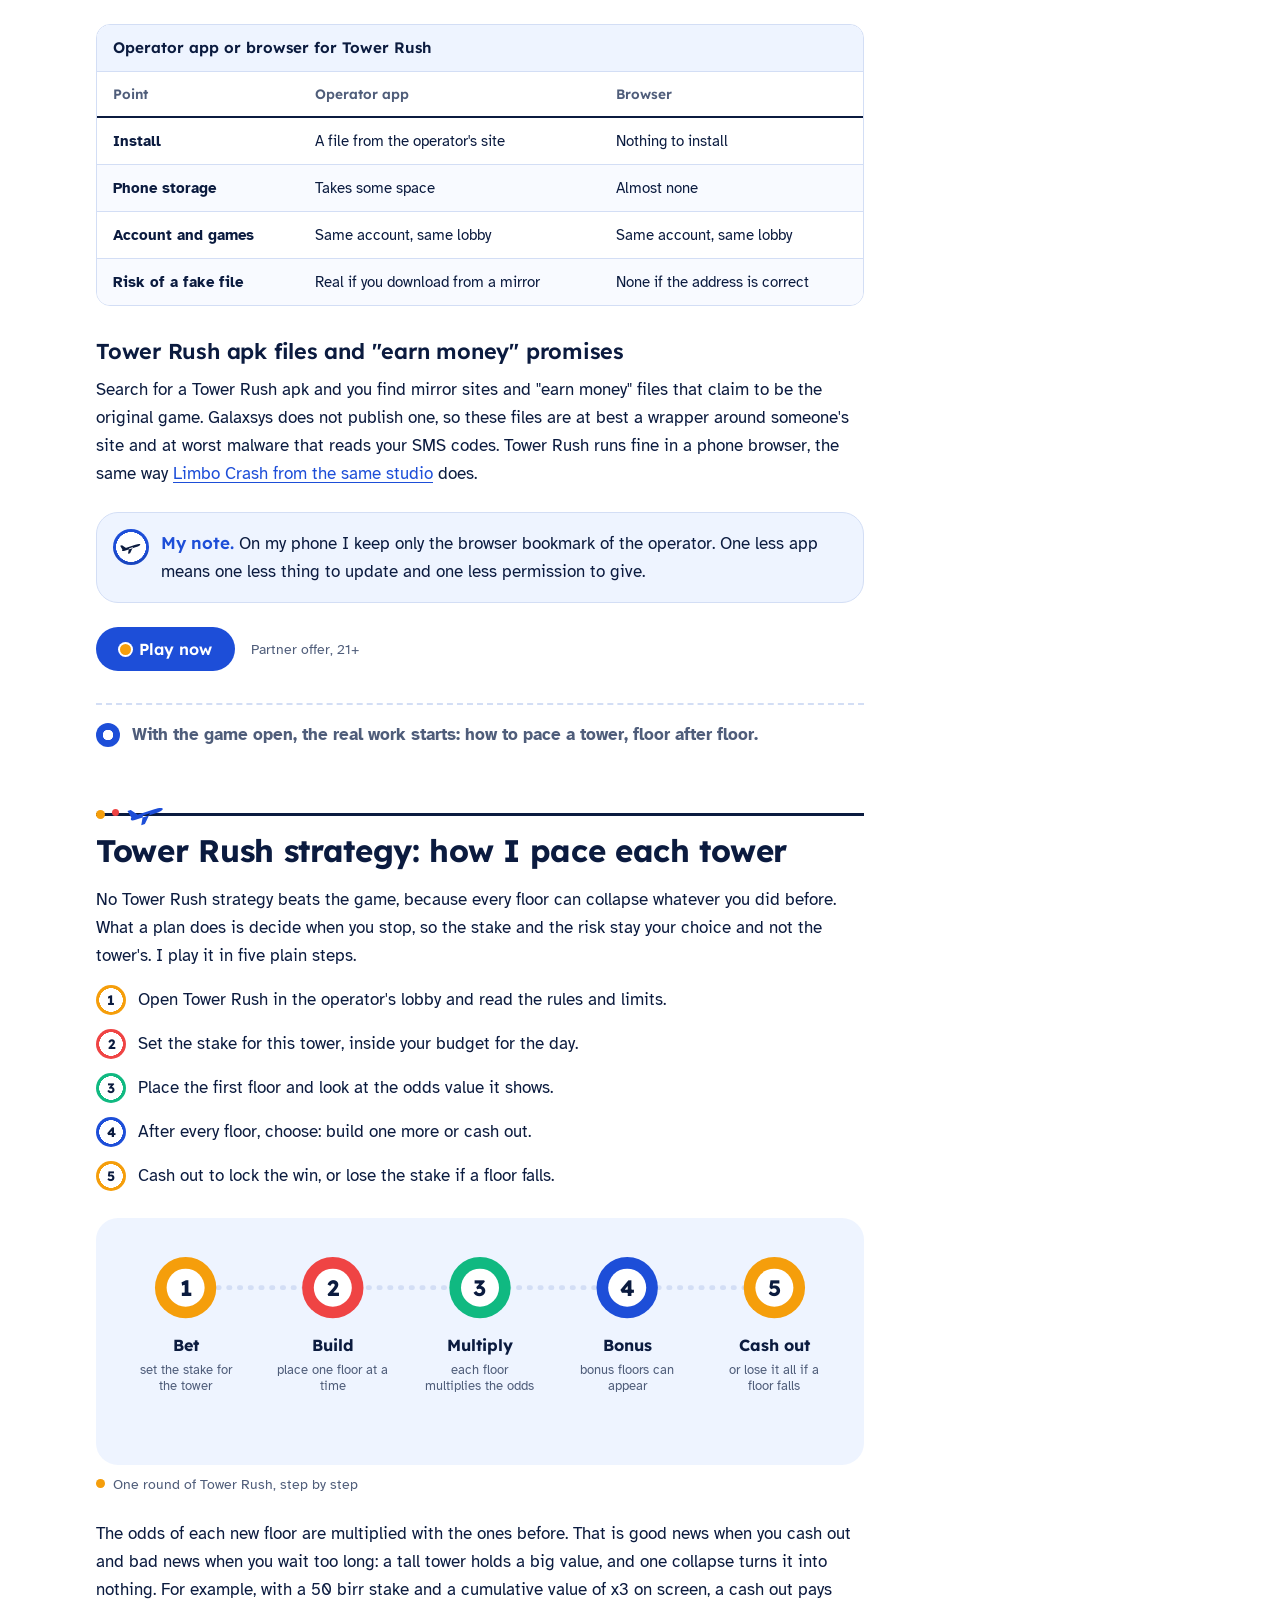
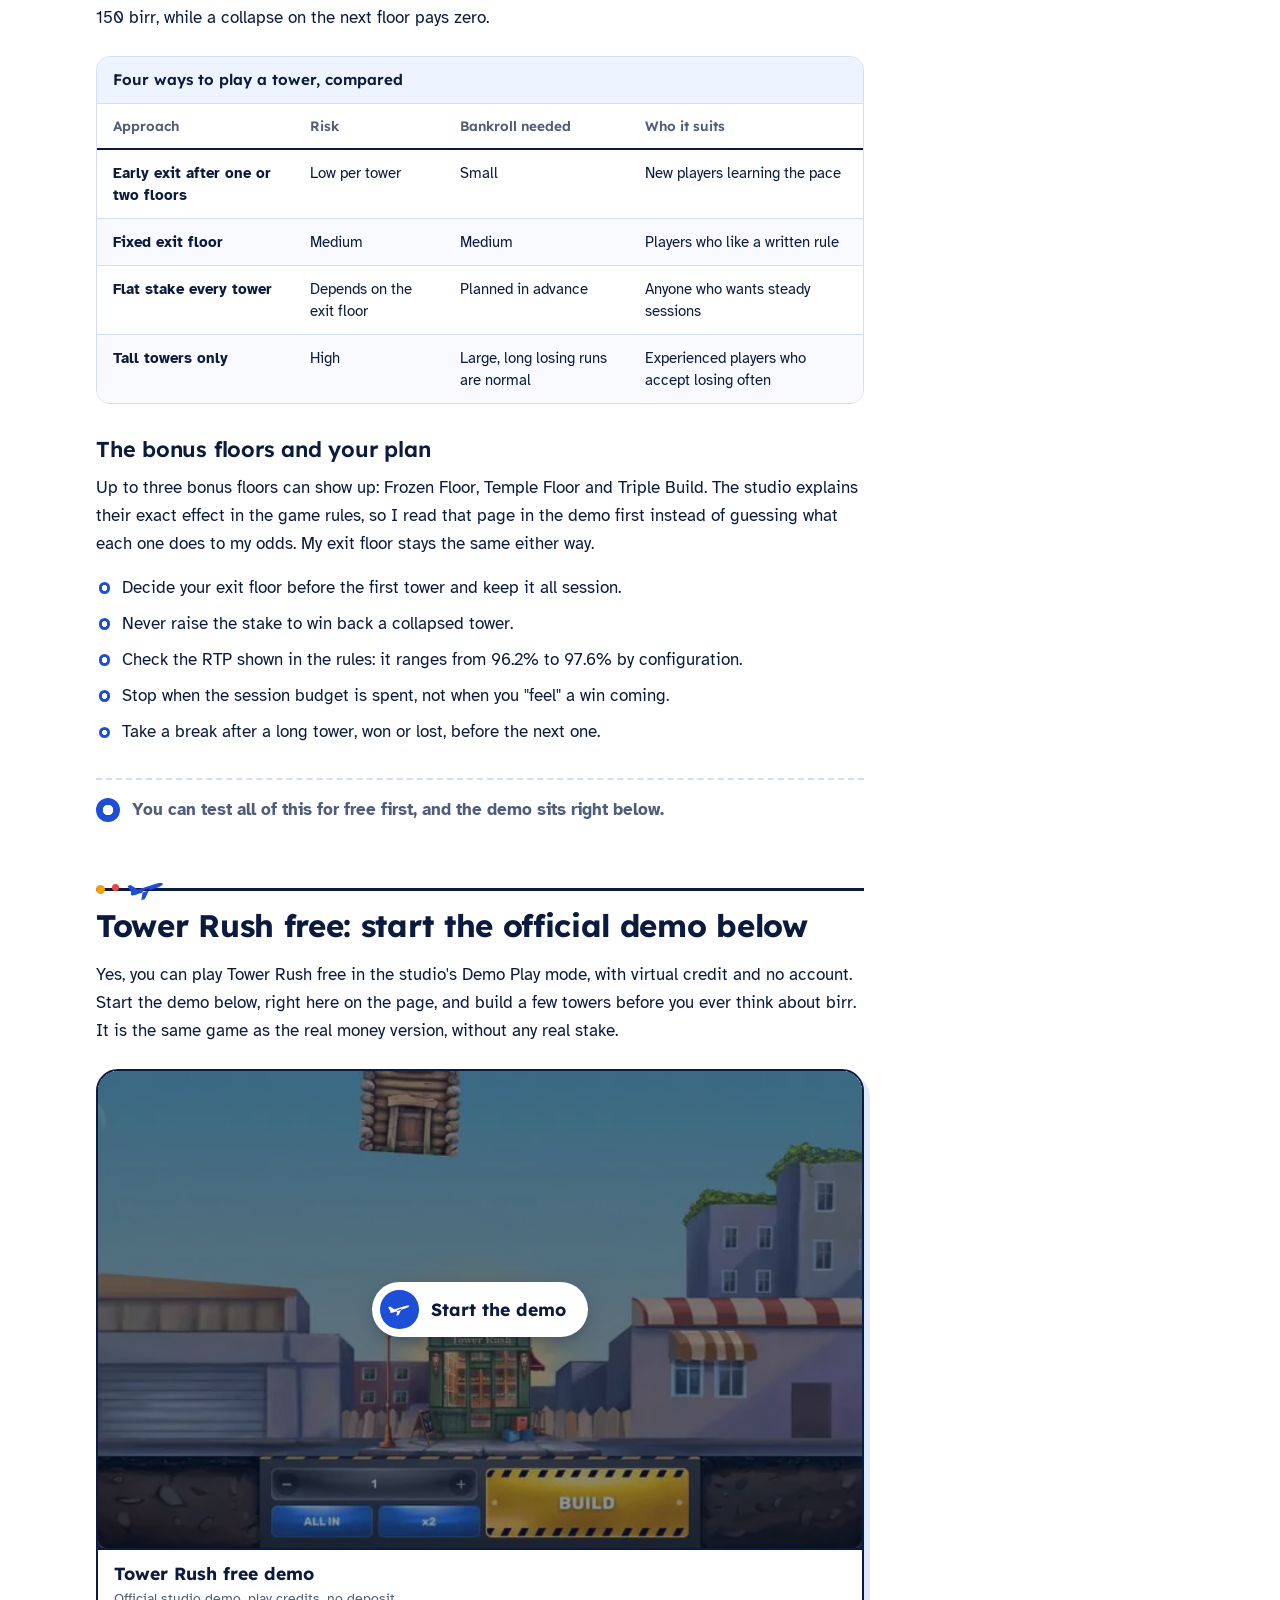
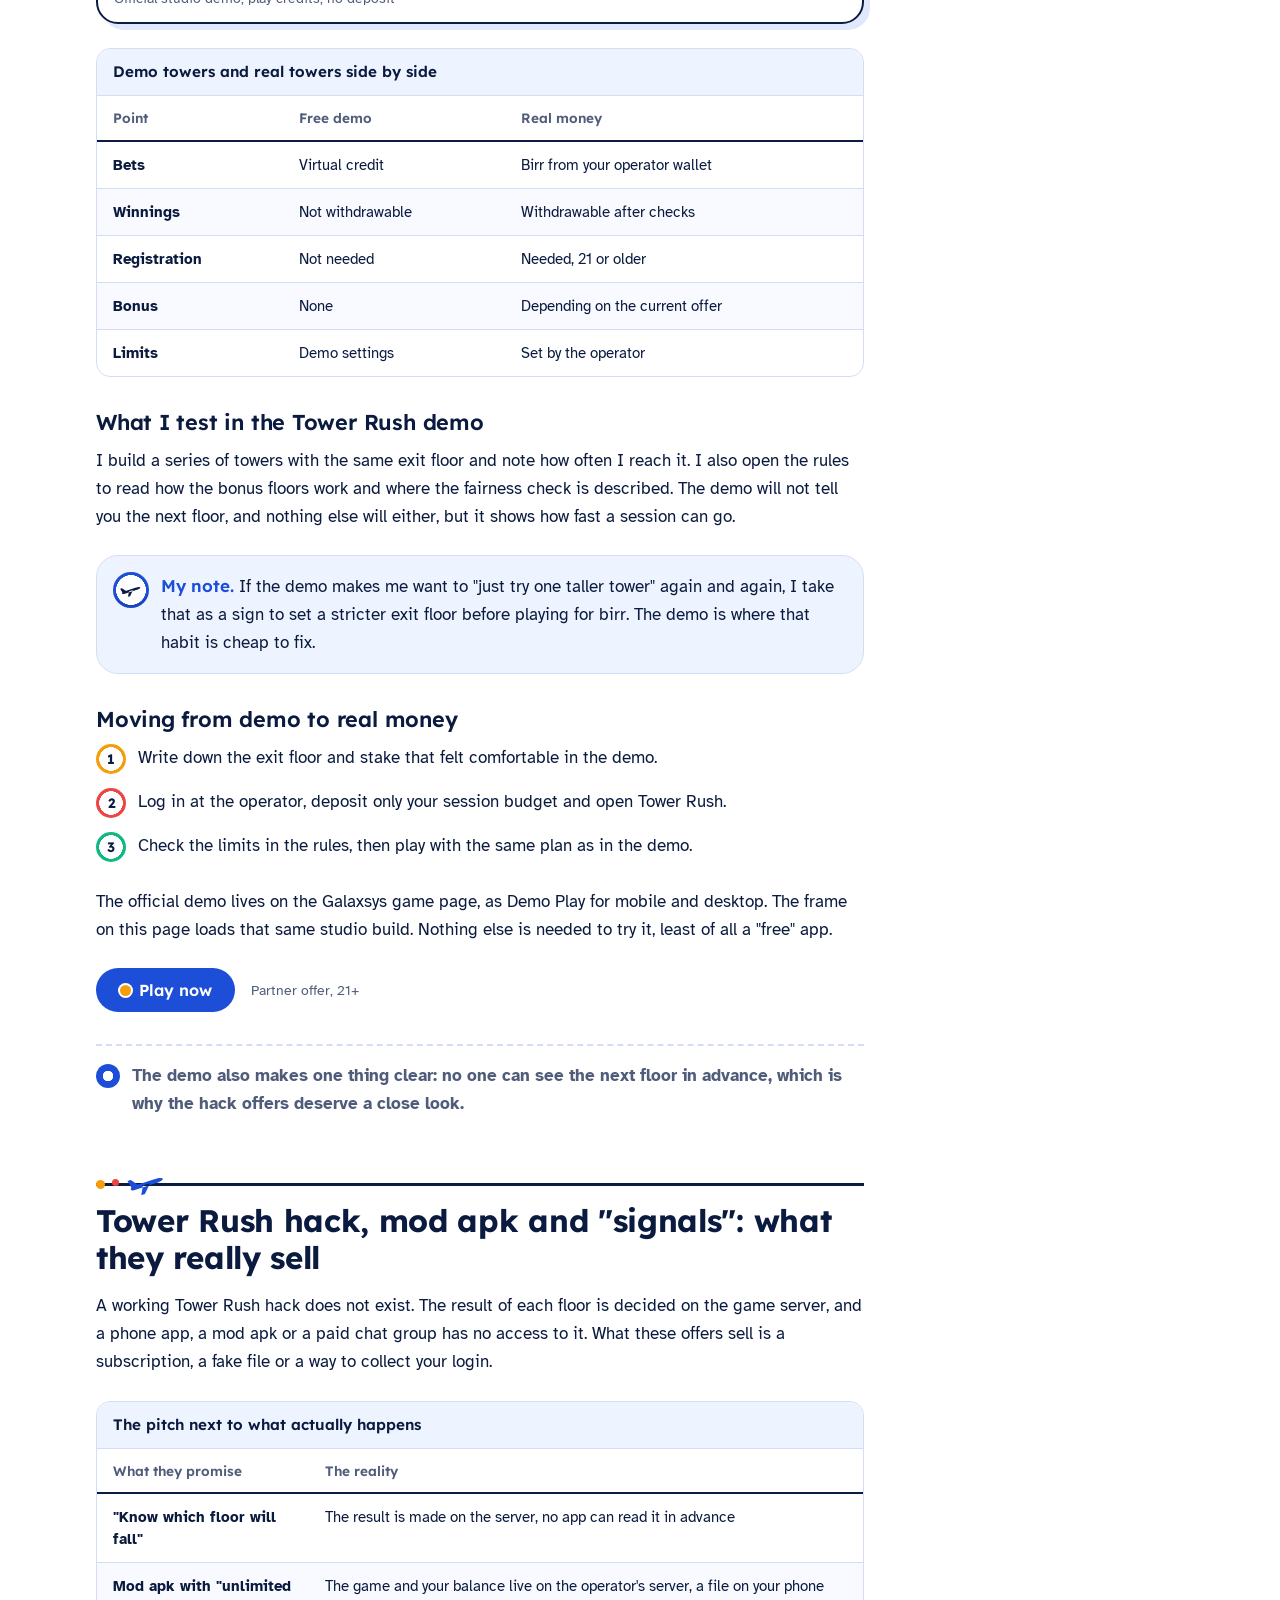
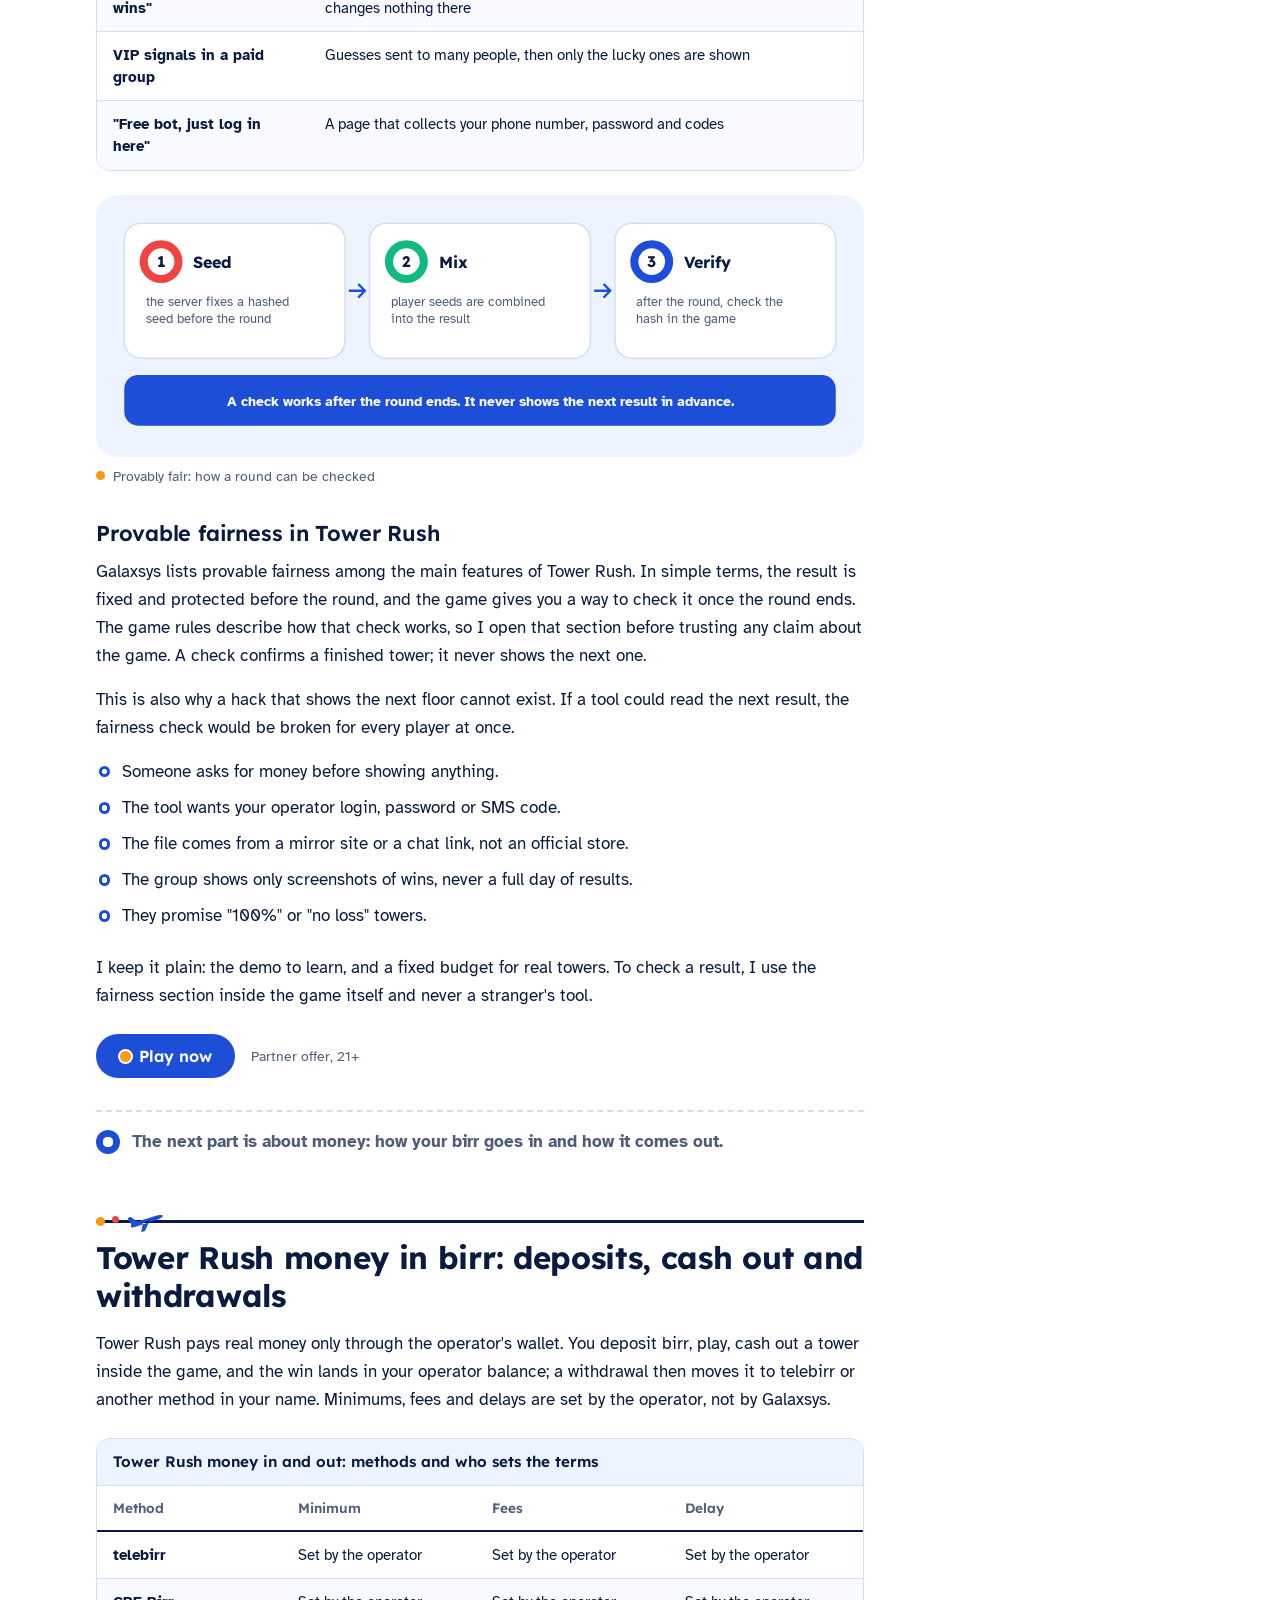
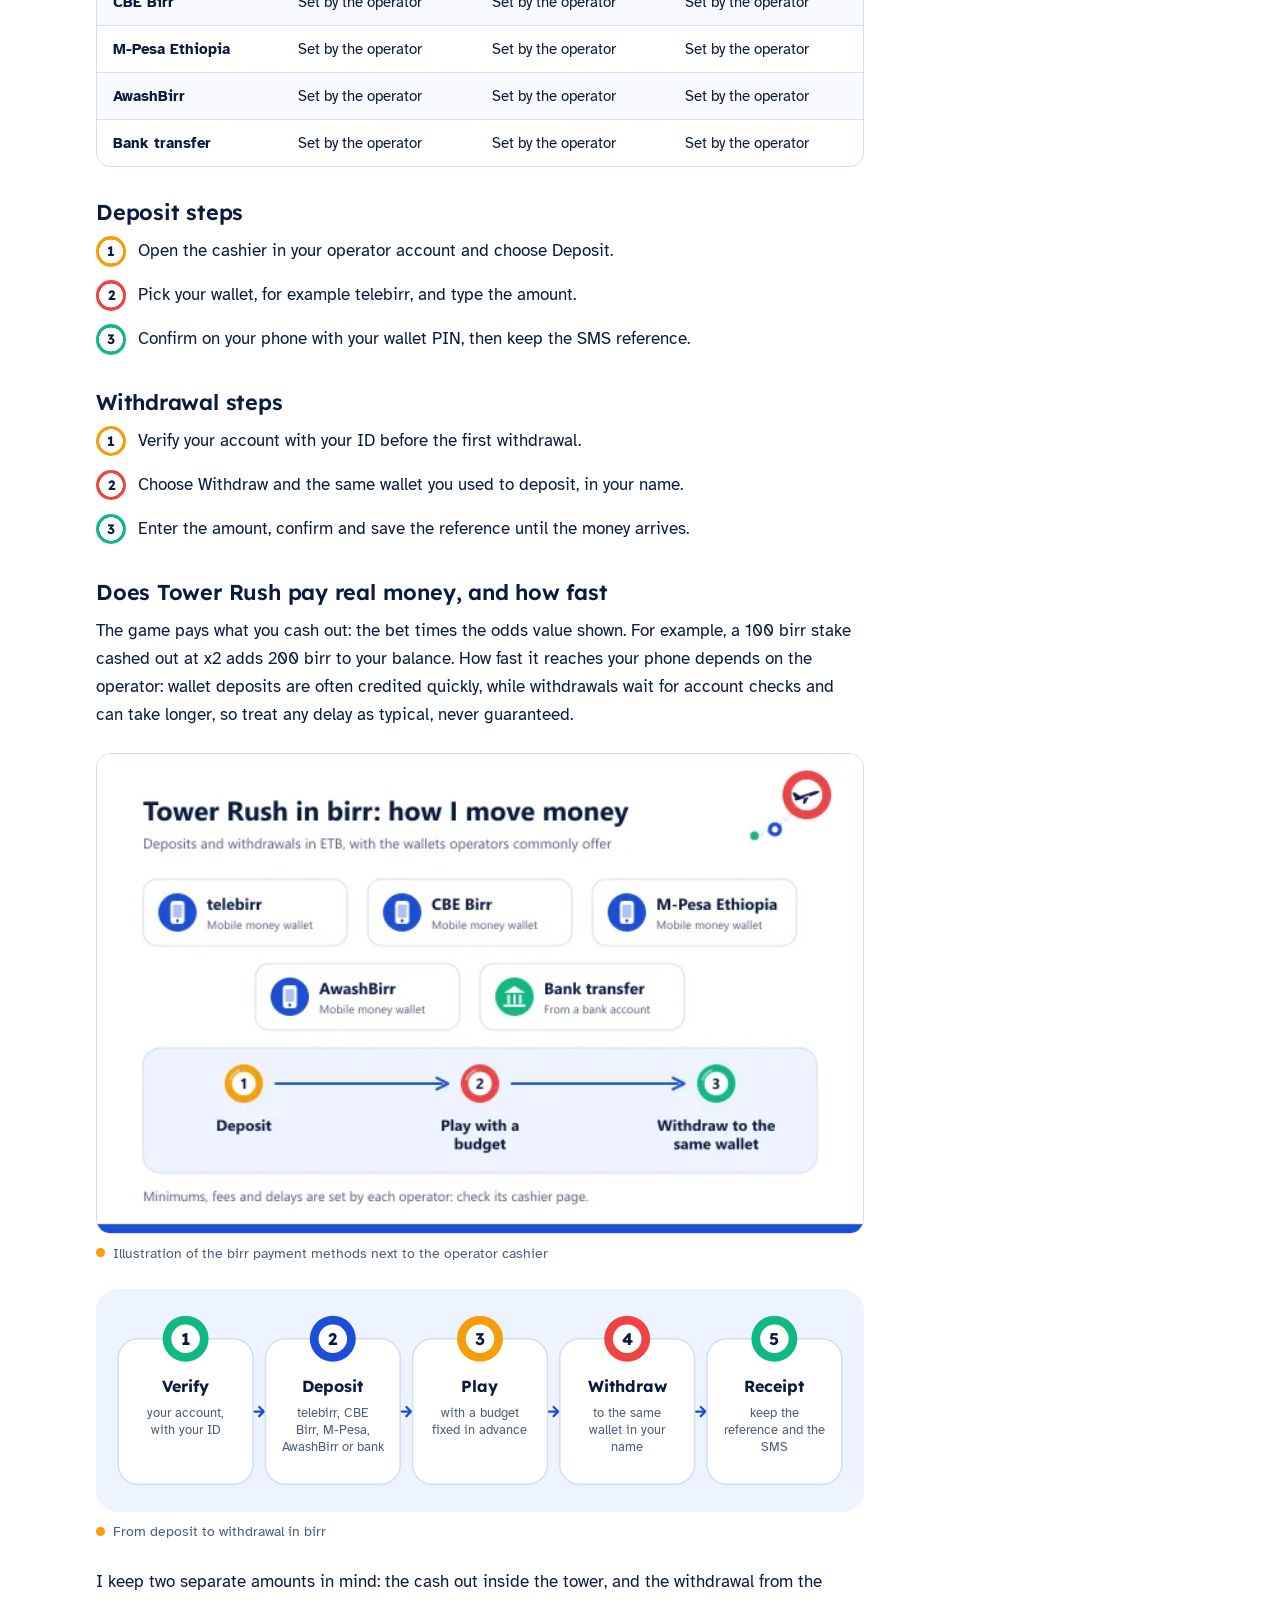
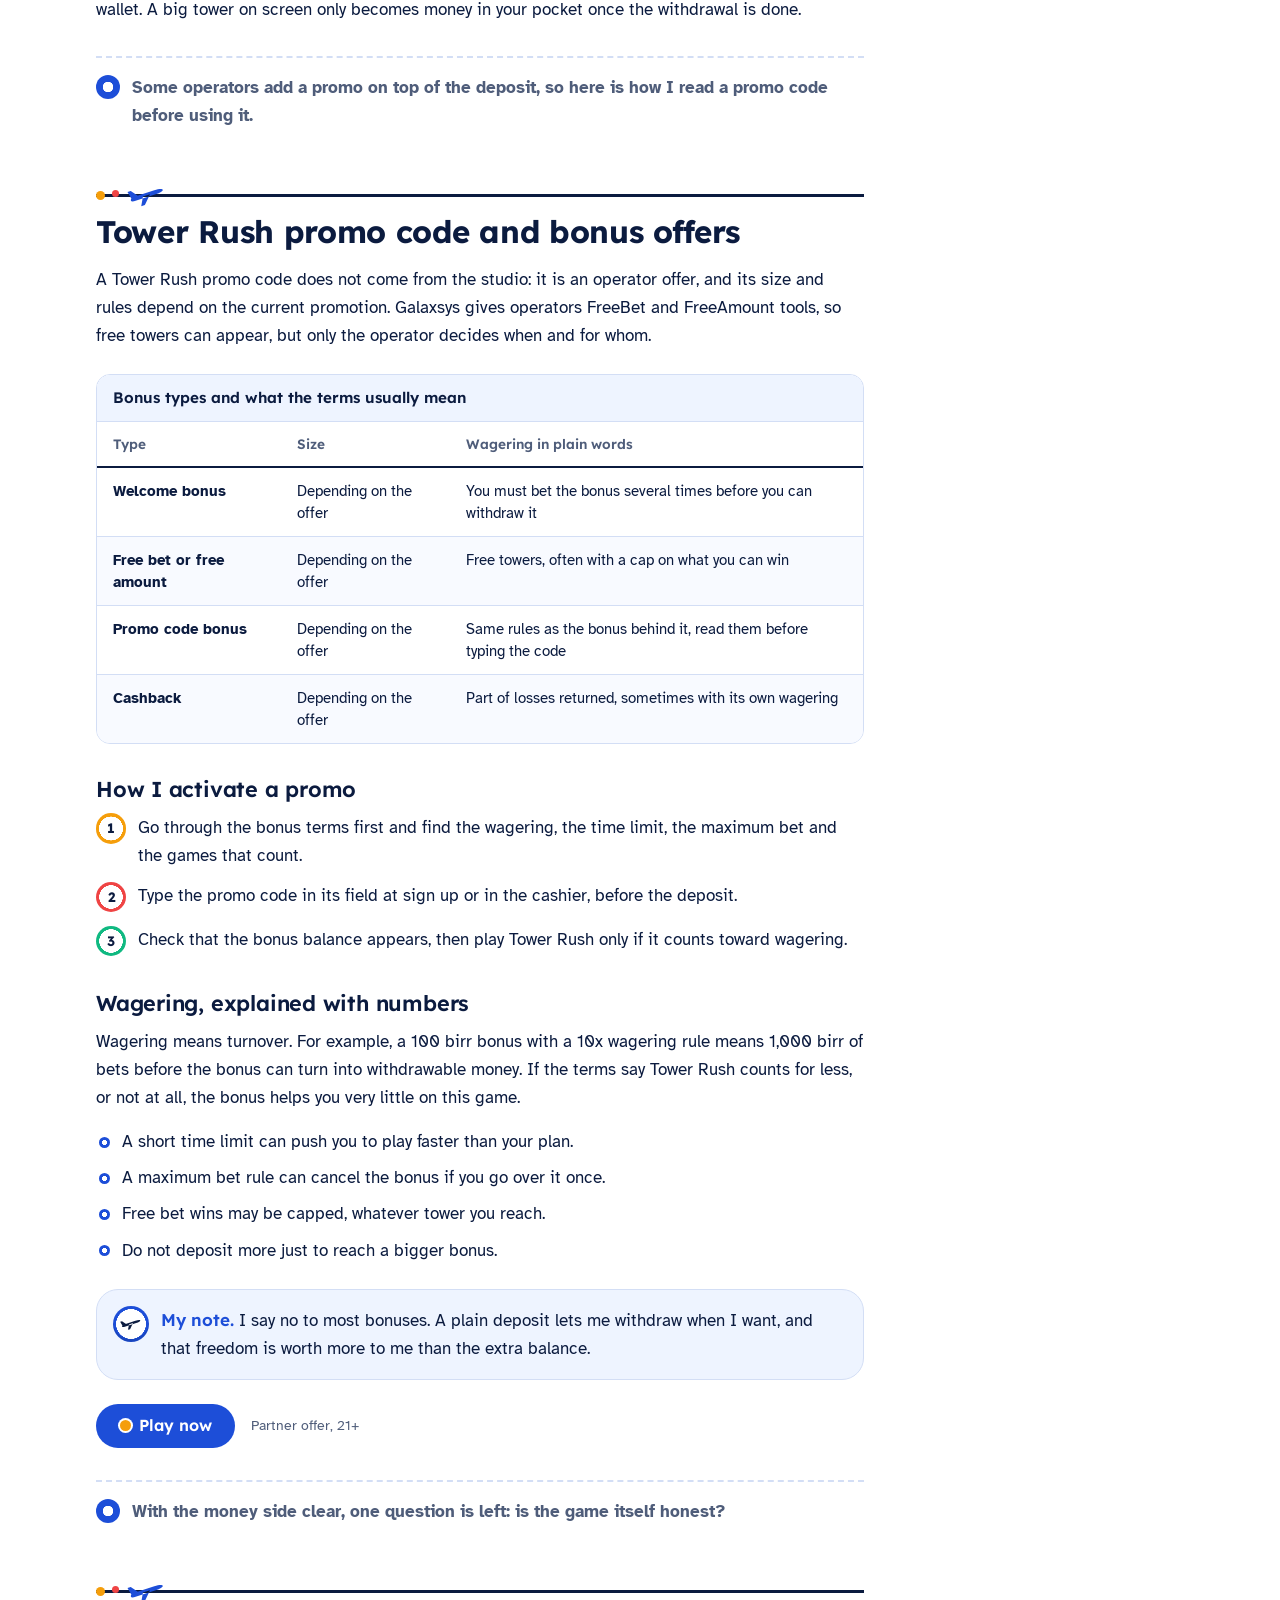
<file: tower-rush/index.html>
<!doctype html>
<html lang="en">
<head>
<meta charset="utf-8">
<meta name="viewport" content="width=device-width, initial-scale=1">
<title>Tower Rush in Ethiopia 2026: floors, odds, demo and birr</title>
<meta name="description" content="Tower Rush in Ethiopia explained by a player: how each floor multiplies the odds, the free demo, sign up, birr payments and fake hacks. Read before you build.">
<meta name="robots" content="index, follow, max-image-preview:large">
<link rel="canonical" href="https://aviatorguide.github.io/tower-rush/"><link rel="alternate" hreflang="en-ET" href="https://aviatorguide.github.io/tower-rush/"><link rel="alternate" hreflang="x-default" href="https://aviatorguide.github.io/tower-rush/">
<meta property="og:type" content="article">
<meta property="og:site_name" content="Entoto Skies">
<meta property="og:locale" content="en_ET">
<meta property="og:title" content="Tower Rush in Ethiopia 2026: floors, odds, demo and birr">
<meta property="og:description" content="Tower Rush in Ethiopia explained by a player: how each floor multiplies the odds, the free demo, sign up, birr payments and fake hacks. Read before you build.">
<meta property="og:url" content="https://aviatorguide.github.io/tower-rush/">
<meta property="og:image" content="https://aviatorguide.github.io/assets/img/entoto-skies-aviator-ethiopia.webp?u=1">
<meta property="og:image:width" content="1200">
<meta property="og:image:height" content="630">
<meta name="twitter:card" content="summary_large_image">
<link rel="icon" href="/mark.svg" type="image/svg+xml"><link rel="icon" href="/favicon.ico" sizes="48x48"><link rel="icon" href="/favicon-48.png" type="image/png" sizes="48x48"><link rel="apple-touch-icon" href="/apple-touch-icon.png">
<meta name="theme-color" content="#1d4ed8">
<link rel="preload" href="/assets/fonts/eb-atk-regular.woff2" as="font" type="font/woff2" crossorigin>
<link rel="stylesheet" href="/assets/css/skies.css?u=1">
<script type="application/ld+json">{"@context":"https://schema.org","@type":"BreadcrumbList","itemListElement":[{"@type":"ListItem","position":1,"name":"Home","item":"https://aviatorguide.github.io/"},{"@type":"ListItem","position":2,"name":"Tower Rush","item":"https://aviatorguide.github.io/tower-rush/"}]}</script><script type="application/ld+json">{"@context":"https://schema.org","@type":"FAQPage","mainEntity":[{"@type":"Question","name":"What is the Tower Rush game?","acceptedAnswer":{"@type":"Answer","text":"It is a Galaxsys instant game released on 28 February 2024 where you stack floors one by one. Each floor that holds multiplies the odds, you can cash out at any time, and a collapse loses the round."}},{"@type":"Question","name":"Is Tower Rush real or fake?","acceptedAnswer":{"@type":"Answer","text":"The game is real: Galaxsys publishes it with licence number MGA/B2B/592/2018 and an RTP range of 96.2% to 97.6%. What is often fake are the apk files and signal groups that use its name."}},{"@type":"Question","name":"Can I download the official Tower Rush app?","acceptedAnswer":{"@type":"Answer","text":"Galaxsys does not offer a standalone app. You open Tower Rush inside a licensed operator's app or mobile site, and you install only the file from the operator's official site."}},{"@type":"Question","name":"Where can I play the Tower Rush demo?","acceptedAnswer":{"@type":"Answer","text":"You can start it on this page, in the demo block. It is the studio's Demo Play version with virtual credit, no account and no deposit needed."}},{"@type":"Question","name":"What is the maximum multiplier in Tower Rush?","acceptedAnswer":{"@type":"Answer","text":"The studio does not publish a maximum multiplier or bet limits. Check the rules and limits screen inside the game at your operator, because those values are set there."}},{"@type":"Question","name":"Does a Tower Rush mod apk or hack work?","acceptedAnswer":{"@type":"Answer","text":"No. Results are decided on the game server and protected by the provable fairness system, so a file on your phone cannot change or predict them. These offers are scams or malware."}},{"@type":"Question","name":"How old must I be to play Tower Rush for real money?","acceptedAnswer":{"@type":"Answer","text":"In Ethiopia the minimum age is 21. Choose an operator that shows its licence and terms, verify your account and set a budget before your first tower."}}]}</script><script type="application/ld+json">{"@context":"https://schema.org","@type":"HowTo","name":"How to play a round of Tower Rush","url":"https://aviatorguide.github.io/tower-rush/#play","step":[{"@type":"HowToStep","position":1,"text":"Open Tower Rush in the operator's lobby and read the rules and limits."},{"@type":"HowToStep","position":2,"text":"Set the stake for this tower, inside your budget for the day."},{"@type":"HowToStep","position":3,"text":"Place the first floor and look at the odds value it shows."},{"@type":"HowToStep","position":4,"text":"After every floor, choose: build one more or cash out."},{"@type":"HowToStep","position":5,"text":"Cash out to lock the win, or lose the stake if a floor falls."}]}</script><script type="application/ld+json">{"@context":"https://schema.org","@type":"HowTo","name":"How to install the operator app for Tower Rush on Android","url":"https://aviatorguide.github.io/tower-rush/#app","step":[{"@type":"HowToStep","position":1,"text":"Open the operator's official site in Chrome on your phone."},{"@type":"HowToStep","position":2,"text":"Find the Android app link in the menu or at the bottom of the page."},{"@type":"HowToStep","position":3,"text":"Allow installs from this source for this one file, then switch the setting off again."},{"@type":"HowToStep","position":4,"text":"Install the app, open it and log in with your phone number and password."},{"@type":"HowToStep","position":5,"text":"Search Tower Rush in the casino lobby and open it."}]}</script><script type="application/ld+json">{"@context":"https://schema.org","@type":"SoftwareApplication","name":"Tower Rush (mobile version)","applicationCategory":"GameApplication","operatingSystem":"Android, iOS","inLanguage":"en","offers":{"@type":"Offer","price":"0","priceCurrency":"ETB"},"review":{"@type":"Review","author":{"@type":"Organization","name":"Entoto Skies"},"reviewRating":{"@type":"Rating","ratingValue":"4.2","bestRating":"5","worstRating":"1"},"reviewBody":"A fair, self-paced tower game with a published RTP range and provable fairness, held back by unpublished limits and vague bonus floors."}}</script>
</head>
<body>
<a class="eb-skip" href="#eb-main">Skip to content</a>
<header class="eb-top"><div class="eb-top__in">
<a class="eb-logo" href="/"><img src="/mark.svg" width="40" height="40" alt=""><span>Entoto <b>Skies</b></span></a>
<nav class="eb-nav" aria-label="Main navigation"><ul><li><a href="/">Home</a></li><li><a href="/aviator/">Aviator</a></li><li><a href="/keno/">Keno</a></li><li><a href="/chicken-road/">Chicken Road</a></li><li><a href="/tower-rush/" aria-current="page">Tower Rush</a></li><li><a href="/penalty-duel/">Penalty Duel</a></li><li><a href="/limbo/">Limbo</a></li></ul></nav>
<a class="eb-btn eb-btn--play eb-top__play" href="/go/skies/?utm_source=et2&amp;utm_medium=site&amp;utm_content=tower-rush-header" rel="nofollow sponsored">Play now</a>
<details class="eb-menu"><summary><span class="eb-menu__icon" aria-hidden="true"></span>Menu</summary>
<nav aria-label="Menu"><ul><li><a href="/">Home</a></li><li><a href="/aviator/">Aviator</a></li><li><a href="/keno/">Keno</a></li><li><a href="/chicken-road/">Chicken Road</a></li><li><a href="/tower-rush/" aria-current="page">Tower Rush</a></li><li><a href="/penalty-duel/">Penalty Duel</a></li><li><a href="/limbo/">Limbo</a></li></ul></nav></details>
</div></header>
<main id="eb-main">
<div class="eb-game"><div class="eb-col eb-head eb-game__head"><nav class="eb-crumbs" aria-label="Breadcrumbs"><ol><li><a href="/">Home</a></li><li aria-current="page">Tower Rush</li></ol></nav>
<h1>Tower Rush in Ethiopia: my floor-by-floor notes</h1></div>
<aside class="eb-sheet" aria-labelledby="eb-sheet-t"><div class="eb-sheet__in"><p class="eb-sheet__title" id="eb-sheet-t"><span class="eb-ball eb-ball--b" aria-hidden="true">T</span>At a glance</p><img class="eb-sheet__img" src="/assets/img/tower-rush-game-card-et.webp?u=1" srcset="/assets/img/tower-rush-icon-et.webp?u=1 112w, /assets/img/tower-rush-game-card-et.webp?u=1 640w" sizes="(min-width: 64rem) 16rem, 5.5rem" width="640" height="400" alt="Tower Rush game card for players in Ethiopia: floors stacked one by one into a tower" decoding="async"><dl class="eb-sheet__facts"><div><dt>Studio</dt><dd>Galaxsys</dd></div><div><dt>RTP</dt><dd>96.2% to 97.6%</dd></div><div class="eb-sheet__fair"><dt>Fairness</dt><dd>Provably fair</dd></div></dl><div class="eb-sheet__act"><a class="eb-btn eb-btn--play" href="/go/skies/?utm_source=et2&amp;utm_medium=site&amp;utm_content=tower-rush-sheet" rel="nofollow sponsored">Play now</a><p class="eb-sheet__sub">Partner offer, 21+</p></div><nav class="eb-sheet__jump" aria-label="Jump to"><p>Jump to</p><ul><li><a href="#play">Strategy</a></li><li><a href="#free">Free demo</a></li><li><a href="#money">Money in birr</a></li><li><a href="#faq">FAQ</a></li></ul></nav></div></aside>
<div class="eb-game__main"><div class="eb-col"><nav class="eb-toc" aria-label="On this page"><p class="eb-toc__title">On this page</p><ol><li><a href="#game"><span class="eb-ball eb-ball--a">1</span><span class="eb-toc__label">The game</span></a></li><li><a href="#login"><span class="eb-ball eb-ball--r">2</span><span class="eb-toc__label">Sign up and login</span></a></li><li><a href="#app"><span class="eb-ball eb-ball--g">3</span><span class="eb-toc__label">App download</span></a></li><li><a href="#play"><span class="eb-ball eb-ball--b">4</span><span class="eb-toc__label">Strategy</span></a></li><li><a href="#free"><span class="eb-ball eb-ball--a">5</span><span class="eb-toc__label">Free demo</span></a></li><li><a href="#numbers"><span class="eb-ball eb-ball--r">6</span><span class="eb-toc__label">Hacks and mod apk</span></a></li><li><a href="#money"><span class="eb-ball eb-ball--g">7</span><span class="eb-toc__label">Money in birr</span></a></li><li><a href="#bonus"><span class="eb-ball eb-ball--b">8</span><span class="eb-toc__label">Promo codes</span></a></li><li><a href="#verdict"><span class="eb-ball eb-ball--a">9</span><span class="eb-toc__label">Is it legit</span></a></li><li><a href="#faq"><span class="eb-ball eb-ball--r">10</span><span class="eb-toc__label">FAQ</span></a></li></ol></nav></div>
<div class="eb-col eb-prose">
<section id="game" class="eb-block"><h2>Tower Rush casino game: what it is and where players in Ethiopia find it</h2>
<p>Tower Rush is a quick building round from the studio Galaxsys: you stack floors one at a time, and every floor that holds multiplies your odds. You can cash out whenever you like, but if a floor collapses the round is lost. I keep it in my notebook next to the other <a href="/">crash games in Ethiopia</a> I follow, and you reach it only through an operator's casino lobby, at 21 or older.</p>
<div class="eb-cta"><a class="eb-btn eb-btn--play" href="/go/skies/?utm_source=et2&amp;utm_medium=site&amp;utm_content=tower-rush-game" rel="nofollow sponsored">Play now</a><span class="eb-cta__sub">Partner offer, 21+</span></div>
<p>The Tower Rush casino game is a betting round, though, not a city builder you play for fun, and the studio does not sell it to players directly. It is a short real money round built around one repeated choice: place one more floor, or take what the tower shows right now. Before my first stake I always look at who hosts it and what the rules screen says about limits.</p>
<div class="eb-table eb-table--s" tabindex="0" role="region" aria-label="Tower Rush in short, from the studio&#x27;s own game page"><table>
<caption>Tower Rush in short, from the studio's own game page</caption>
<thead><tr><th scope="col">Item</th><th scope="col">What the studio states</th></tr></thead>
<tbody>
<tr><th scope="row">Studio</th><td>Galaxsys, part of the Digitain group</td></tr>
<tr><th scope="row">Release</th><td>28 February 2024</td></tr>
<tr><th scope="row">RTP</th><td>96.2% to 97.6%, depending on the configuration</td></tr>
<tr><th scope="row">Minimum and maximum bet</th><td>Set by the operator, shown in the game rules</td></tr>
<tr><th scope="row">Maximum multiplier</th><td>Not published by the studio</td></tr>
<tr><th scope="row">Platforms</th><td>Mobile and desktop, in the browser or the operator's app</td></tr>
<tr><th scope="row">Languages</th><td>Not published</td></tr>
</tbody>
</table></div>
<figure class="eb-fig"><img src="/assets/img/tower-rush-demo-screenshot-ethiopia.webp?u=1" srcset="/assets/img/tower-rush-demo-screenshot-ethiopia-600.webp?u=1 600w, /assets/img/tower-rush-demo-screenshot-ethiopia.webp?u=1 723w" sizes="(min-width: 52rem) 48rem, calc(100vw - 2rem)" width="723" height="549" alt="Tower Rush casino game demo screen with floors stacked into a tower and the odds value, as a player in Ethiopia sees it" loading="lazy" decoding="async"><figcaption>Screenshot of the official Tower Rush demo, opened for this guide to playing in Ethiopia</figcaption></figure>
<h3>How Tower Rush differs from the plane game</h3>
<p>In <a href="/aviator/">Aviator, the plane crash game</a>, one shared multiplier climbs by itself and you race to press cash out in time. In Tower Rush nothing happens until you place the next floor, so the pace is yours and no countdown pushes you. The odds of each new floor are multiplied with the ones before, which is why the value grows fast once a tower gets tall.</p>
<p>Galaxsys files it under its Turbo and Fast Games, and the round really is short. The studio's wording is that the number of floors is unlimited, but every floor you add is one more chance of a collapse.</p>
<h3>Who it suits, in my view</h3>
<p>It suits a calm player who likes to decide each step and does not mind leaving early with a small win. It is a poor fit if losing a tall tower in one moment makes you want to rebuild straight away with a bigger stake.</p>
<aside class="my-note"><p><strong>My note.</strong> I write my exit floor on paper before the first tower. When the tower reaches it, I cash out, even if the next floor looks easy.</p></aside>
<p class="next-up">Every tower starts with an account at the operator, so the next part covers sign up and login step by step.</p></section>
<section id="login" class="eb-block"><h2>Tower Rush sign up and login, the practical way</h2>
<p>A Tower Rush sign up does not happen at the studio: you register with the operator that hosts the game, then open Tower Rush from its casino lobby. The forms I see ask for a phone number, a password and a code sent by SMS, and the account must be in your own name. Once it is open, the same login works in the browser and in the operator's app.</p>
<ol>
<li>Open the operator's official site, tap Register, enter your Ethiopian phone number and choose a strong password.</li>
<li>Type the SMS code you receive, read the bonus and withdrawal parts of the terms, and confirm you are 21 or older.</li>
<li>Complete your profile with your real name and ID details, then search Tower Rush in the casino lobby.</li>
</ol>
<div class="eb-table eb-table--m" tabindex="0" role="region" aria-label="What I prepare before registering"><table>
<caption>What I prepare before registering</caption>
<thead><tr><th scope="col">Stage</th><th scope="col">What you need</th><th scope="col">Time it takes</th></tr></thead>
<tbody>
<tr><th scope="row">Registration</th><td>Phone number in your name and a password</td><td>Short, the form has few fields</td></tr>
<tr><th scope="row">SMS code</th><td>The phone with you and some signal</td><td>Usually fast, it can be slower on a weak network</td></tr>
<tr><th scope="row">Verification</th><td>Your ID and the same name as on your wallet</td><td>Set by the operator's checks</td></tr>
<tr><th scope="row">Sign-up bonus</th><td>Optional, read the terms first</td><td>Depending on the current offer</td></tr>
</tbody>
</table></div>
<figure class="eb-fig"><img src="/assets/img/tower-rush-register-ethiopia.webp?u=1" srcset="/assets/img/tower-rush-register-ethiopia-600.webp?u=1 600w, /assets/img/tower-rush-register-ethiopia.webp?u=1 1200w" sizes="(min-width: 52rem) 48rem, calc(100vw - 2rem)" width="1200" height="750" alt="Illustration of a Tower Rush sign up form on a phone with fields for an Ethiopian phone number, a password and an SMS code" loading="lazy" decoding="async"><figcaption>Illustration of the sign-up steps at an operator that offers Tower Rush in Ethiopia</figcaption></figure>
<h3>Tower Rush login on mobile and the forgotten password</h3>
<p>For a Tower Rush login on a phone, I use the operator's site in Chrome or its own app, never a link from a chat group. If you forget the password, tap Forgot password on the login screen, enter your phone number and set a new one with the code you receive. Pick a password you do not use for telebirr or your bank.</p>
<h3>If login fails</h3>
<ul>
<li>Check that the phone number is typed the way the form expects, with or without the country code.</li>
<li>Wait a minute, then ask for a single new SMS code.</li>
<li>Clear the browser cache or update the operator's app.</li>
<li>Make sure you are on the operator's real address and not a copy site.</li>
<li>If the account is locked, write to the operator's support chat: only they can open it again.</li>
</ul>
<p>The same account opens every game in the lobby, so you can also try the <a href="/chicken-road/">Chicken Road crossing game</a> without a second sign up. Your birr balance is shared between them too.</p>
<div class="eb-cta"><a class="eb-btn eb-btn--play" href="/go/skies/?utm_source=et2&amp;utm_medium=site&amp;utm_content=tower-rush-login" rel="nofollow sponsored">Play now</a><span class="eb-cta__sub">Partner offer, 21+</span></div>
<p class="next-up">Once you are logged in, the next question is whether you need an app at all. Here is what exists for Android and iPhone.</p></section>
<section id="app" class="eb-block"><h2>Tower Rush app download: what exists and what does not</h2>
<p>There is no standalone Tower Rush app download from Galaxsys. The game runs inside a licensed operator's app or mobile site, so the only file worth installing is the operator's own Android app from its official site. On iPhone, the browser or a home screen shortcut does the same job.</p>
<h3>Android steps</h3>
<ol>
<li>Open the operator's official site in Chrome on your phone.</li>
<li>Find the Android app link in the menu or at the bottom of the page.</li>
<li>Allow installs from this source for this one file, then switch the setting off again.</li>
<li>Install the app, open it and log in with your phone number and password.</li>
<li>Search Tower Rush in the casino lobby and open it.</li>
</ol>
<h3>iPhone steps</h3>
<ol>
<li>Open the operator's site in Safari and log in.</li>
<li>Tap Share, then Add to Home Screen to get a shortcut.</li>
<li>Open the shortcut and launch Tower Rush from the lobby.</li>
</ol>
<div class="eb-table eb-table--s" tabindex="0" role="region" aria-label="App details: the operator decides them, not the studio"><table>
<caption>App details: the operator decides them, not the studio</caption>
<thead><tr><th scope="col">Detail</th><th scope="col">Value</th></tr></thead>
<tbody>
<tr><th scope="row">Version</th><td>Set by the operator</td></tr>
<tr><th scope="row">File size</th><td>Set by the operator</td></tr>
<tr><th scope="row">Minimum Android</th><td>Set by the operator</td></tr>
<tr><th scope="row">Language</th><td>Set by the operator</td></tr>
<tr><th scope="row">Price</th><td>Set by the operator, never pay for a game file</td></tr>
</tbody>
</table></div>
<figure class="eb-fig"><img src="/assets/img/tower-rush-app-install-ethiopia.webp?u=1" srcset="/assets/img/tower-rush-app-install-ethiopia-600.webp?u=1 600w, /assets/img/tower-rush-app-install-ethiopia.webp?u=1 1200w" sizes="(min-width: 52rem) 48rem, calc(100vw - 2rem)" width="1200" height="750" alt="Illustration of installing an operator app on an Android phone to open the Tower Rush app download safely in Ethiopia" loading="lazy" decoding="async"><figcaption>Illustration of the safe install path: operator site, app file, then the Tower Rush lobby</figcaption></figure>
<div class="eb-table eb-table--m" tabindex="0" role="region" aria-label="Operator app or browser for Tower Rush"><table>
<caption>Operator app or browser for Tower Rush</caption>
<thead><tr><th scope="col">Point</th><th scope="col">Operator app</th><th scope="col">Browser</th></tr></thead>
<tbody>
<tr><th scope="row">Install</th><td>A file from the operator's site</td><td>Nothing to install</td></tr>
<tr><th scope="row">Phone storage</th><td>Takes some space</td><td>Almost none</td></tr>
<tr><th scope="row">Account and games</th><td>Same account, same lobby</td><td>Same account, same lobby</td></tr>
<tr><th scope="row">Risk of a fake file</th><td>Real if you download from a mirror</td><td>None if the address is correct</td></tr>
</tbody>
</table></div>
<h3>Tower Rush apk files and "earn money" promises</h3>
<p>Search for a Tower Rush apk and you find mirror sites and "earn money" files that claim to be the original game. Galaxsys does not publish one, so these files are at best a wrapper around someone's site and at worst malware that reads your SMS codes. Tower Rush runs fine in a phone browser, the same way <a href="/limbo/">Limbo Crash from the same studio</a> does.</p>
<aside class="my-note"><p><strong>My note.</strong> On my phone I keep only the browser bookmark of the operator. One less app means one less thing to update and one less permission to give.</p></aside>
<div class="eb-cta"><a class="eb-btn eb-btn--play" href="/go/skies/?utm_source=et2&amp;utm_medium=site&amp;utm_content=tower-rush-app" rel="nofollow sponsored">Play now</a><span class="eb-cta__sub">Partner offer, 21+</span></div>
<p class="next-up">With the game open, the real work starts: how to pace a tower, floor after floor.</p></section>
<section id="play" class="eb-block"><h2>Tower Rush strategy: how I pace each tower</h2>
<p>No Tower Rush strategy beats the game, because every floor can collapse whatever you did before. What a plan does is decide when you stop, so the stake and the risk stay your choice and not the tower's. I play it in five plain steps.</p>
<ol>
<li>Open Tower Rush in the operator's lobby and read the rules and limits.</li>
<li>Set the stake for this tower, inside your budget for the day.</li>
<li>Place the first floor and look at the odds value it shows.</li>
<li>After every floor, choose: build one more or cash out.</li>
<li>Cash out to lock the win, or lose the stake if a floor falls.</li>
</ol>
<figure class="eb-scheme eb-scheme--round"><div class="eb-scheme__box"><svg class="eb-sv eb-sv--h" role="img" aria-label="One round of Tower Rush, step by step. 1. Bet: set the stake for the tower. 2. Build: place one floor at a time. 3. Multiply: each floor multiplies the odds. 4. Bonus: bonus floors can appear. 5. Cash out: or lose it all if a floor falls." viewBox="0 0 960 280" focusable="false"><path class="eb-sv-track" d="M96 70H864"/><circle class="eb-sv-a" cx="96" cy="70" r="40"/><circle class="eb-sv-disc" cx="96" cy="70" r="24.8"/><text class="eb-sv-num" x="96" y="80.8" text-anchor="middle" font-size="29">1</text><text class="eb-sv-label" x="96" y="152" text-anchor="middle">Bet</text><text class="eb-sv-text" text-anchor="middle"><tspan x="96" y="182">set the stake for</tspan><tspan x="96" y="204">the tower</tspan></text><circle class="eb-sv-r" cx="288" cy="70" r="40"/><circle class="eb-sv-disc" cx="288" cy="70" r="24.8"/><text class="eb-sv-num" x="288" y="80.8" text-anchor="middle" font-size="29">2</text><text class="eb-sv-label" x="288" y="152" text-anchor="middle">Build</text><text class="eb-sv-text" text-anchor="middle"><tspan x="288" y="182">place one floor at a</tspan><tspan x="288" y="204">time</tspan></text><circle class="eb-sv-g" cx="480" cy="70" r="40"/><circle class="eb-sv-disc" cx="480" cy="70" r="24.8"/><text class="eb-sv-num" x="480" y="80.8" text-anchor="middle" font-size="29">3</text><text class="eb-sv-label" x="480" y="152" text-anchor="middle">Multiply</text><text class="eb-sv-text" text-anchor="middle"><tspan x="480" y="182">each floor</tspan><tspan x="480" y="204">multiplies the odds</tspan></text><circle class="eb-sv-b" cx="672" cy="70" r="40"/><circle class="eb-sv-disc" cx="672" cy="70" r="24.8"/><text class="eb-sv-num" x="672" y="80.8" text-anchor="middle" font-size="29">4</text><text class="eb-sv-label" x="672" y="152" text-anchor="middle">Bonus</text><text class="eb-sv-text" text-anchor="middle"><tspan x="672" y="182">bonus floors can</tspan><tspan x="672" y="204">appear</tspan></text><circle class="eb-sv-a" cx="864" cy="70" r="40"/><circle class="eb-sv-disc" cx="864" cy="70" r="24.8"/><text class="eb-sv-num" x="864" y="80.8" text-anchor="middle" font-size="29">5</text><text class="eb-sv-label" x="864" y="152" text-anchor="middle">Cash out</text><text class="eb-sv-text" text-anchor="middle"><tspan x="864" y="182">or lose it all if a</tspan><tspan x="864" y="204">floor falls</tspan></text></svg><svg class="eb-sv eb-sv--v" role="img" aria-label="One round of Tower Rush, step by step. 1. Bet: set the stake for the tower. 2. Build: place one floor at a time. 3. Multiply: each floor multiplies the odds. 4. Bonus: bonus floors can appear. 5. Cash out: or lose it all if a floor falls." viewBox="0 0 360 406" focusable="false"><path class="eb-sv-track" d="M44 36V348"/><circle class="eb-sv-a" cx="44" cy="36" r="28"/><circle class="eb-sv-disc" cx="44" cy="36" r="17.4"/><text class="eb-sv-num" x="44" y="43.6" text-anchor="middle" font-size="20">1</text><text class="eb-sv-label" x="88" y="30">Bet</text><text class="eb-sv-text"><tspan x="88" y="56">set the stake for the tower</tspan></text><circle class="eb-sv-r" cx="44" cy="114" r="28"/><circle class="eb-sv-disc" cx="44" cy="114" r="17.4"/><text class="eb-sv-num" x="44" y="121.6" text-anchor="middle" font-size="20">2</text><text class="eb-sv-label" x="88" y="108">Build</text><text class="eb-sv-text"><tspan x="88" y="134">place one floor at a time</tspan></text><circle class="eb-sv-g" cx="44" cy="192" r="28"/><circle class="eb-sv-disc" cx="44" cy="192" r="17.4"/><text class="eb-sv-num" x="44" y="199.6" text-anchor="middle" font-size="20">3</text><text class="eb-sv-label" x="88" y="186">Multiply</text><text class="eb-sv-text"><tspan x="88" y="212">each floor multiplies the odds</tspan></text><circle class="eb-sv-b" cx="44" cy="270" r="28"/><circle class="eb-sv-disc" cx="44" cy="270" r="17.4"/><text class="eb-sv-num" x="44" y="277.6" text-anchor="middle" font-size="20">4</text><text class="eb-sv-label" x="88" y="264">Bonus</text><text class="eb-sv-text"><tspan x="88" y="290">bonus floors can appear</tspan></text><circle class="eb-sv-a" cx="44" cy="348" r="28"/><circle class="eb-sv-disc" cx="44" cy="348" r="17.4"/><text class="eb-sv-num" x="44" y="355.6" text-anchor="middle" font-size="20">5</text><text class="eb-sv-label" x="88" y="342">Cash out</text><text class="eb-sv-text"><tspan x="88" y="368">or lose it all if a floor</tspan><tspan x="88" y="390">falls</tspan></text></svg></div><figcaption>One round of Tower Rush, step by step</figcaption></figure>
<p>The odds of each new floor are multiplied with the ones before. That is good news when you cash out and bad news when you wait too long: a tall tower holds a big value, and one collapse turns it into nothing. For example, with a 50 birr stake and a cumulative value of x3 on screen, a cash out pays 150 birr, while a collapse on the next floor pays zero.</p>
<div class="eb-table eb-table--l" tabindex="0" role="region" aria-label="Four ways to play a tower, compared"><table>
<caption>Four ways to play a tower, compared</caption>
<thead><tr><th scope="col">Approach</th><th scope="col">Risk</th><th scope="col">Bankroll needed</th><th scope="col">Who it suits</th></tr></thead>
<tbody>
<tr><th scope="row">Early exit after one or two floors</th><td>Low per tower</td><td>Small</td><td>New players learning the pace</td></tr>
<tr><th scope="row">Fixed exit floor</th><td>Medium</td><td>Medium</td><td>Players who like a written rule</td></tr>
<tr><th scope="row">Flat stake every tower</th><td>Depends on the exit floor</td><td>Planned in advance</td><td>Anyone who wants steady sessions</td></tr>
<tr><th scope="row">Tall towers only</th><td>High</td><td>Large, long losing runs are normal</td><td>Experienced players who accept losing often</td></tr>
</tbody>
</table></div>
<h3>The bonus floors and your plan</h3>
<p>Up to three bonus floors can show up: Frozen Floor, Temple Floor and Triple Build. The studio explains their exact effect in the game rules, so I read that page in the demo first instead of guessing what each one does to my odds. My exit floor stays the same either way.</p>
<ul>
<li>Decide your exit floor before the first tower and keep it all session.</li>
<li>Never raise the stake to win back a collapsed tower.</li>
<li>Check the RTP shown in the rules: it ranges from 96.2% to 97.6% by configuration.</li>
<li>Stop when the session budget is spent, not when you "feel" a win coming.</li>
<li>Take a break after a long tower, won or lost, before the next one.</li>
</ul>
<p class="next-up">You can test all of this for free first, and the demo sits right below.</p></section>
<section id="free" class="eb-block"><h2>Tower Rush free: start the official demo below</h2>
<p>Yes, you can play Tower Rush free in the studio's Demo Play mode, with virtual credit and no account. Start the demo below, right here on the page, and build a few towers before you ever think about birr. It is the same game as the real money version, without any real stake.</p>
<div class="eb-demo" data-eb-demo><div class="eb-demo__stage" data-eb-stage><img class="eb-demo__poster" src="/assets/img/tower-rush-game-card-et.webp?u=1" width="640" height="400" alt="Tower Rush game screen, shown before the official demo starts" loading="lazy" decoding="async"><div class="eb-demo__cover"><button type="button" class="eb-demo__start" data-eb-start data-src="https://galaxsys-games.com/fg-towerrush-client/game/?activeGameId=90&amp;partnerId=2112&amp;token=&amp;playerId=0&amp;culture=en&amp;isDemo=true&amp;isMobile=false&amp;referer=&amp;isFeatureMessagePackEnabled=true&amp;isMessagePackEnabled=false&amp;backUrl=galaxsys-gamesalt4-54rg78cw.com/fg-towerrush-api&amp;gameKindName=TowerRush&amp;gameTypeName=TowerRush&amp;mode=2&amp;partnerPlayerId=" data-title="Tower Rush official free demo"><span class="eb-demo__icon" aria-hidden="true"><svg class="eb-plane" viewBox="14 19 36 28" aria-hidden="true" focusable="false"><path transform="rotate(-18 32 33)" d="M16.5 33.6c0-1.7 2-2.6 4.2-2.6h19.6c4.4 0 7.7.9 7.7 2s-3.3 2-7.7 2H20.7c-2.2 0-4.2-.5-4.2-1.4zM17.6 32.2l-1.6-7.4h3.2l4.9 6.4zM28.4 33.4l-4.3 8h3.6l7.6-8z"/></svg></span>Start the demo</button></div></div><div class="eb-demo__bar"><div class="eb-demo__text"><p class="eb-demo__title">Tower Rush free demo</p><p class="eb-demo__line">Official studio demo, play credits, no deposit</p></div><button type="button" class="eb-btn eb-btn--ghost eb-demo__full" data-eb-full hidden>Full screen</button></div></div><script>(function(){document.querySelectorAll('[data-eb-demo]:not([data-on])').forEach(function(d){d.setAttribute('data-on','');var s=d.querySelector('[data-eb-stage]'),b=d.querySelector('[data-eb-start]'),f=d.querySelector('[data-eb-full]');b.addEventListener('click',function(){var i=document.createElement('iframe');i.src=b.getAttribute('data-src');i.title=b.getAttribute('data-title');i.setAttribute('loading','lazy');i.setAttribute('allow','fullscreen; autoplay');i.setAttribute('allowfullscreen','');i.setAttribute('referrerpolicy','no-referrer');s.textContent='';s.appendChild(i);d.classList.add('is-live');f.hidden=false;i.focus()});f.addEventListener('click',function(){var r=s.requestFullscreen||s.webkitRequestFullscreen;if(r)r.call(s)})})})();</script>
<div class="eb-table eb-table--m" tabindex="0" role="region" aria-label="Demo towers and real towers side by side"><table>
<caption>Demo towers and real towers side by side</caption>
<thead><tr><th scope="col">Point</th><th scope="col">Free demo</th><th scope="col">Real money</th></tr></thead>
<tbody>
<tr><th scope="row">Bets</th><td>Virtual credit</td><td>Birr from your operator wallet</td></tr>
<tr><th scope="row">Winnings</th><td>Not withdrawable</td><td>Withdrawable after checks</td></tr>
<tr><th scope="row">Registration</th><td>Not needed</td><td>Needed, 21 or older</td></tr>
<tr><th scope="row">Bonus</th><td>None</td><td>Depending on the current offer</td></tr>
<tr><th scope="row">Limits</th><td>Demo settings</td><td>Set by the operator</td></tr>
</tbody>
</table></div>
<h3>What I test in the Tower Rush demo</h3>
<p>I build a series of towers with the same exit floor and note how often I reach it. I also open the rules to read how the bonus floors work and where the fairness check is described. The demo will not tell you the next floor, and nothing else will either, but it shows how fast a session can go.</p>
<aside class="my-note"><p><strong>My note.</strong> If the demo makes me want to "just try one taller tower" again and again, I take that as a sign to set a stricter exit floor before playing for birr. The demo is where that habit is cheap to fix.</p></aside>
<h3>Moving from demo to real money</h3>
<ol>
<li>Write down the exit floor and stake that felt comfortable in the demo.</li>
<li>Log in at the operator, deposit only your session budget and open Tower Rush.</li>
<li>Check the limits in the rules, then play with the same plan as in the demo.</li>
</ol>
<p>The official demo lives on the Galaxsys game page, as Demo Play for mobile and desktop. The frame on this page loads that same studio build. Nothing else is needed to try it, least of all a "free" app.</p>
<div class="eb-cta"><a class="eb-btn eb-btn--play" href="/go/skies/?utm_source=et2&amp;utm_medium=site&amp;utm_content=tower-rush-free" rel="nofollow sponsored">Play now</a><span class="eb-cta__sub">Partner offer, 21+</span></div>
<p class="next-up">The demo also makes one thing clear: no one can see the next floor in advance, which is why the hack offers deserve a close look.</p></section>
<section id="numbers" class="eb-block"><h2>Tower Rush hack, mod apk and "signals": what they really sell</h2>
<p>A working Tower Rush hack does not exist. The result of each floor is decided on the game server, and a phone app, a mod apk or a paid chat group has no access to it. What these offers sell is a subscription, a fake file or a way to collect your login.</p>
<div class="eb-table eb-table--s" tabindex="0" role="region" aria-label="The pitch next to what actually happens"><table>
<caption>The pitch next to what actually happens</caption>
<thead><tr><th scope="col">What they promise</th><th scope="col">The reality</th></tr></thead>
<tbody>
<tr><th scope="row">"Know which floor will fall"</th><td>The result is made on the server, no app can read it in advance</td></tr>
<tr><th scope="row">Mod apk with "unlimited wins"</th><td>The game and your balance live on the operator's server, a file on your phone changes nothing there</td></tr>
<tr><th scope="row">VIP signals in a paid group</th><td>Guesses sent to many people, then only the lucky ones are shown</td></tr>
<tr><th scope="row">"Free bot, just log in here"</th><td>A page that collects your phone number, password and codes</td></tr>
</tbody>
</table></div>
<figure class="eb-scheme eb-scheme--fairness"><div class="eb-scheme__box"><svg class="eb-sv eb-sv--h" role="img" aria-label="Provably fair: how a round can be checked. 1. Seed: the server fixes a hashed seed before the round. 2. Mix: player seeds are combined into the result. 3. Verify: after the round, check the hash in the game." viewBox="0 0 960 300" focusable="false"><rect class="eb-sv-card" x="16" y="16" width="288" height="176" rx="22"/><circle class="eb-sv-r" cx="64" cy="66" r="28"/><circle class="eb-sv-disc" cx="64" cy="66" r="17.4"/><text class="eb-sv-num" x="64" y="73.6" text-anchor="middle" font-size="20">1</text><text class="eb-sv-label" x="106" y="74">Seed</text><text class="eb-sv-text"><tspan x="44" y="124">the server fixes a hashed</tspan><tspan x="44" y="146">seed before the round</tspan></text><path class="eb-sv-arrow" d="M310 104h20m-8 -8l8 8l-8 8"/><rect class="eb-sv-card" x="336" y="16" width="288" height="176" rx="22"/><circle class="eb-sv-g" cx="384" cy="66" r="28"/><circle class="eb-sv-disc" cx="384" cy="66" r="17.4"/><text class="eb-sv-num" x="384" y="73.6" text-anchor="middle" font-size="20">2</text><text class="eb-sv-label" x="426" y="74">Mix</text><text class="eb-sv-text"><tspan x="364" y="124">player seeds are combined</tspan><tspan x="364" y="146">into the result</tspan></text><path class="eb-sv-arrow" d="M630 104h20m-8 -8l8 8l-8 8"/><rect class="eb-sv-card" x="656" y="16" width="288" height="176" rx="22"/><circle class="eb-sv-b" cx="704" cy="66" r="28"/><circle class="eb-sv-disc" cx="704" cy="66" r="17.4"/><text class="eb-sv-num" x="704" y="73.6" text-anchor="middle" font-size="20">3</text><text class="eb-sv-label" x="746" y="74">Verify</text><text class="eb-sv-text"><tspan x="684" y="124">after the round, check the</tspan><tspan x="684" y="146">hash in the game</tspan></text><rect class="eb-sv-note" x="16" y="214" width="928" height="66" rx="18"/><text class="eb-sv-notetext" x="480" y="254" text-anchor="middle">A check works after the round ends. It never shows the next result in advance.</text></svg><svg class="eb-sv eb-sv--v" role="img" aria-label="Provably fair: how a round can be checked. 1. Seed: the server fixes a hashed seed before the round. 2. Mix: player seeds are combined into the result. 3. Verify: after the round, check the hash in the game." viewBox="0 0 360 622" focusable="false"><rect class="eb-sv-card" x="8" y="8" width="344" height="140" rx="22"/><circle class="eb-sv-r" cx="52" cy="50" r="26"/><circle class="eb-sv-disc" cx="52" cy="50" r="16.1"/><text class="eb-sv-num" x="52" y="57.0" text-anchor="middle" font-size="19">1</text><text class="eb-sv-label" x="92" y="58">Seed</text><text class="eb-sv-text"><tspan x="28" y="104">the server fixes a hashed seed</tspan><tspan x="28" y="126">before the round</tspan></text><path class="eb-sv-arrow" d="M180 152v22m-8 -8l8 8l8 -8"/><rect class="eb-sv-card" x="8" y="178" width="344" height="140" rx="22"/><circle class="eb-sv-g" cx="52" cy="220" r="26"/><circle class="eb-sv-disc" cx="52" cy="220" r="16.1"/><text class="eb-sv-num" x="52" y="227.0" text-anchor="middle" font-size="19">2</text><text class="eb-sv-label" x="92" y="228">Mix</text><text class="eb-sv-text"><tspan x="28" y="274">player seeds are combined into the</tspan><tspan x="28" y="296">result</tspan></text><path class="eb-sv-arrow" d="M180 322v22m-8 -8l8 8l8 -8"/><rect class="eb-sv-card" x="8" y="348" width="344" height="140" rx="22"/><circle class="eb-sv-b" cx="52" cy="390" r="26"/><circle class="eb-sv-disc" cx="52" cy="390" r="16.1"/><text class="eb-sv-num" x="52" y="397.0" text-anchor="middle" font-size="19">3</text><text class="eb-sv-label" x="92" y="398">Verify</text><text class="eb-sv-text"><tspan x="28" y="444">after the round, check the hash in</tspan><tspan x="28" y="466">the game</tspan></text><rect class="eb-sv-note" x="8" y="510" width="344" height="104" rx="18"/><text class="eb-sv-notetext" text-anchor="middle"><tspan x="180" y="544">A check works after the round</tspan><tspan x="180" y="568">ends. It never shows the next</tspan><tspan x="180" y="592">result in advance.</tspan></text></svg></div><figcaption>Provably fair: how a round can be checked</figcaption></figure>
<h3>Provable fairness in Tower Rush</h3>
<p>Galaxsys lists provable fairness among the main features of Tower Rush. In simple terms, the result is fixed and protected before the round, and the game gives you a way to check it once the round ends. The game rules describe how that check works, so I open that section before trusting any claim about the game. A check confirms a finished tower; it never shows the next one.</p>
<p>This is also why a hack that shows the next floor cannot exist. If a tool could read the next result, the fairness check would be broken for every player at once.</p>
<ul>
<li>Someone asks for money before showing anything.</li>
<li>The tool wants your operator login, password or SMS code.</li>
<li>The file comes from a mirror site or a chat link, not an official store.</li>
<li>The group shows only screenshots of wins, never a full day of results.</li>
<li>They promise "100%" or "no loss" towers.</li>
</ul>
<p>I keep it plain: the demo to learn, and a fixed budget for real towers. To check a result, I use the fairness section inside the game itself and never a stranger's tool.</p>
<div class="eb-cta"><a class="eb-btn eb-btn--play" href="/go/skies/?utm_source=et2&amp;utm_medium=site&amp;utm_content=tower-rush-numbers" rel="nofollow sponsored">Play now</a><span class="eb-cta__sub">Partner offer, 21+</span></div>
<p class="next-up">The next part is about money: how your birr goes in and how it comes out.</p></section>
<section id="money" class="eb-block"><h2>Tower Rush money in birr: deposits, cash out and withdrawals</h2>
<p>Tower Rush pays real money only through the operator's wallet. You deposit birr, play, cash out a tower inside the game, and the win lands in your operator balance; a withdrawal then moves it to telebirr or another method in your name. Minimums, fees and delays are set by the operator, not by Galaxsys.</p>
<div class="eb-table eb-table--l" tabindex="0" role="region" aria-label="Tower Rush money in and out: methods and who sets the terms"><table>
<caption>Tower Rush money in and out: methods and who sets the terms</caption>
<thead><tr><th scope="col">Method</th><th scope="col">Minimum</th><th scope="col">Fees</th><th scope="col">Delay</th></tr></thead>
<tbody>
<tr><th scope="row">telebirr</th><td>Set by the operator</td><td>Set by the operator</td><td>Set by the operator</td></tr>
<tr><th scope="row">CBE Birr</th><td>Set by the operator</td><td>Set by the operator</td><td>Set by the operator</td></tr>
<tr><th scope="row">M-Pesa Ethiopia</th><td>Set by the operator</td><td>Set by the operator</td><td>Set by the operator</td></tr>
<tr><th scope="row">AwashBirr</th><td>Set by the operator</td><td>Set by the operator</td><td>Set by the operator</td></tr>
<tr><th scope="row">Bank transfer</th><td>Set by the operator</td><td>Set by the operator</td><td>Set by the operator</td></tr>
</tbody>
</table></div>
<h3>Deposit steps</h3>
<ol>
<li>Open the cashier in your operator account and choose Deposit.</li>
<li>Pick your wallet, for example telebirr, and type the amount.</li>
<li>Confirm on your phone with your wallet PIN, then keep the SMS reference.</li>
</ol>
<h3>Withdrawal steps</h3>
<ol>
<li>Verify your account with your ID before the first withdrawal.</li>
<li>Choose Withdraw and the same wallet you used to deposit, in your name.</li>
<li>Enter the amount, confirm and save the reference until the money arrives.</li>
</ol>
<h3>Does Tower Rush pay real money, and how fast</h3>
<p>The game pays what you cash out: the bet times the odds value shown. For example, a 100 birr stake cashed out at x2 adds 200 birr to your balance. How fast it reaches your phone depends on the operator: wallet deposits are often credited quickly, while withdrawals wait for account checks and can take longer, so treat any delay as typical, never guaranteed.</p>
<figure class="eb-fig"><img src="/assets/img/tower-rush-birr-payment-ethiopia.webp?u=1" srcset="/assets/img/tower-rush-birr-payment-ethiopia-600.webp?u=1 600w, /assets/img/tower-rush-birr-payment-ethiopia.webp?u=1 1200w" sizes="(min-width: 52rem) 48rem, calc(100vw - 2rem)" width="1200" height="750" alt="Illustration of telebirr, CBE Birr and M-Pesa Ethiopia icons around an operator cashier used for Tower Rush money in birr" loading="lazy" decoding="async"><figcaption>Illustration of the birr payment methods next to the operator cashier</figcaption></figure>
<figure class="eb-scheme eb-scheme--flow"><div class="eb-scheme__box"><svg class="eb-sv eb-sv--h" role="img" aria-label="From deposit to withdrawal in birr. 1. Verify: your account, with your ID. 2. Deposit: telebirr, CBE Birr, M-Pesa, AwashBirr or bank. 3. Play: with a budget fixed in advance. 4. Withdraw: to the same wallet in your name. 5. Receipt: keep the reference and the SMS." viewBox="0 0 960 250" focusable="false"><rect class="eb-sv-pill" x="8" y="44" width="176" height="190" rx="26"/><circle class="eb-sv-g" cx="96" cy="44" r="30"/><circle class="eb-sv-disc" cx="96" cy="44" r="18.6"/><text class="eb-sv-num" x="96" y="52.1" text-anchor="middle" font-size="22">1</text><text class="eb-sv-label" x="96" y="114" text-anchor="middle">Verify</text><text class="eb-sv-text" text-anchor="middle"><tspan x="96" y="146">your account,</tspan><tspan x="96" y="168">with your ID</tspan></text><path class="eb-sv-arrow" d="M186 139h12m-6 -6l6 6l-6 6"/><rect class="eb-sv-pill" x="200" y="44" width="176" height="190" rx="26"/><circle class="eb-sv-b" cx="288" cy="44" r="30"/><circle class="eb-sv-disc" cx="288" cy="44" r="18.6"/><text class="eb-sv-num" x="288" y="52.1" text-anchor="middle" font-size="22">2</text><text class="eb-sv-label" x="288" y="114" text-anchor="middle">Deposit</text><text class="eb-sv-text" text-anchor="middle"><tspan x="288" y="146">telebirr, CBE</tspan><tspan x="288" y="168">Birr, M-Pesa,</tspan><tspan x="288" y="190">AwashBirr or bank</tspan></text><path class="eb-sv-arrow" d="M378 139h12m-6 -6l6 6l-6 6"/><rect class="eb-sv-pill" x="392" y="44" width="176" height="190" rx="26"/><circle class="eb-sv-a" cx="480" cy="44" r="30"/><circle class="eb-sv-disc" cx="480" cy="44" r="18.6"/><text class="eb-sv-num" x="480" y="52.1" text-anchor="middle" font-size="22">3</text><text class="eb-sv-label" x="480" y="114" text-anchor="middle">Play</text><text class="eb-sv-text" text-anchor="middle"><tspan x="480" y="146">with a budget</tspan><tspan x="480" y="168">fixed in advance</tspan></text><path class="eb-sv-arrow" d="M570 139h12m-6 -6l6 6l-6 6"/><rect class="eb-sv-pill" x="584" y="44" width="176" height="190" rx="26"/><circle class="eb-sv-r" cx="672" cy="44" r="30"/><circle class="eb-sv-disc" cx="672" cy="44" r="18.6"/><text class="eb-sv-num" x="672" y="52.1" text-anchor="middle" font-size="22">4</text><text class="eb-sv-label" x="672" y="114" text-anchor="middle">Withdraw</text><text class="eb-sv-text" text-anchor="middle"><tspan x="672" y="146">to the same</tspan><tspan x="672" y="168">wallet in your</tspan><tspan x="672" y="190">name</tspan></text><path class="eb-sv-arrow" d="M762 139h12m-6 -6l6 6l-6 6"/><rect class="eb-sv-pill" x="776" y="44" width="176" height="190" rx="26"/><circle class="eb-sv-g" cx="864" cy="44" r="30"/><circle class="eb-sv-disc" cx="864" cy="44" r="18.6"/><text class="eb-sv-num" x="864" y="52.1" text-anchor="middle" font-size="22">5</text><text class="eb-sv-label" x="864" y="114" text-anchor="middle">Receipt</text><text class="eb-sv-text" text-anchor="middle"><tspan x="864" y="146">keep the</tspan><tspan x="864" y="168">reference and the</tspan><tspan x="864" y="190">SMS</tspan></text></svg><svg class="eb-sv eb-sv--v" role="img" aria-label="From deposit to withdrawal in birr. 1. Verify: your account, with your ID. 2. Deposit: telebirr, CBE Birr, M-Pesa, AwashBirr or bank. 3. Play: with a budget fixed in advance. 4. Withdraw: to the same wallet in your name. 5. Receipt: keep the reference and the SMS." viewBox="0 0 360 612" focusable="false"><rect class="eb-sv-pill" x="8" y="8" width="344" height="84" rx="26"/><circle class="eb-sv-g" cx="52" cy="50" r="28"/><circle class="eb-sv-disc" cx="52" cy="50" r="17.4"/><text class="eb-sv-num" x="52" y="57.6" text-anchor="middle" font-size="20">1</text><text class="eb-sv-label" x="96" y="42">Verify</text><text class="eb-sv-text"><tspan x="96" y="66">your account, with your ID</tspan></text><path class="eb-sv-arrow" d="M52 96v18m-6 -6l6 6l6 -6"/><rect class="eb-sv-pill" x="8" y="118" width="344" height="102" rx="26"/><circle class="eb-sv-b" cx="52" cy="169" r="28"/><circle class="eb-sv-disc" cx="52" cy="169" r="17.4"/><text class="eb-sv-num" x="52" y="176.6" text-anchor="middle" font-size="20">2</text><text class="eb-sv-label" x="96" y="152">Deposit</text><text class="eb-sv-text"><tspan x="96" y="176">telebirr, CBE Birr, M-Pesa,</tspan><tspan x="96" y="198">AwashBirr or bank</tspan></text><path class="eb-sv-arrow" d="M52 224v18m-6 -6l6 6l6 -6"/><rect class="eb-sv-pill" x="8" y="246" width="344" height="102" rx="26"/><circle class="eb-sv-a" cx="52" cy="297" r="28"/><circle class="eb-sv-disc" cx="52" cy="297" r="17.4"/><text class="eb-sv-num" x="52" y="304.6" text-anchor="middle" font-size="20">3</text><text class="eb-sv-label" x="96" y="280">Play</text><text class="eb-sv-text"><tspan x="96" y="304">with a budget fixed in</tspan><tspan x="96" y="326">advance</tspan></text><path class="eb-sv-arrow" d="M52 352v18m-6 -6l6 6l6 -6"/><rect class="eb-sv-pill" x="8" y="374" width="344" height="102" rx="26"/><circle class="eb-sv-r" cx="52" cy="425" r="28"/><circle class="eb-sv-disc" cx="52" cy="425" r="17.4"/><text class="eb-sv-num" x="52" y="432.6" text-anchor="middle" font-size="20">4</text><text class="eb-sv-label" x="96" y="408">Withdraw</text><text class="eb-sv-text"><tspan x="96" y="432">to the same wallet in your</tspan><tspan x="96" y="454">name</tspan></text><path class="eb-sv-arrow" d="M52 480v18m-6 -6l6 6l6 -6"/><rect class="eb-sv-pill" x="8" y="502" width="344" height="102" rx="26"/><circle class="eb-sv-g" cx="52" cy="553" r="28"/><circle class="eb-sv-disc" cx="52" cy="553" r="17.4"/><text class="eb-sv-num" x="52" y="560.6" text-anchor="middle" font-size="20">5</text><text class="eb-sv-label" x="96" y="536">Receipt</text><text class="eb-sv-text"><tspan x="96" y="560">keep the reference and the</tspan><tspan x="96" y="582">SMS</tspan></text></svg></div><figcaption>From deposit to withdrawal in birr</figcaption></figure>
<p>I keep two separate amounts in mind: the cash out inside the tower, and the withdrawal from the wallet. A big tower on screen only becomes money in your pocket once the withdrawal is done.</p>
<p class="next-up">Some operators add a promo on top of the deposit, so here is how I read a promo code before using it.</p></section>
<section id="bonus" class="eb-block"><h2>Tower Rush promo code and bonus offers</h2>
<p>A Tower Rush promo code does not come from the studio: it is an operator offer, and its size and rules depend on the current promotion. Galaxsys gives operators FreeBet and FreeAmount tools, so free towers can appear, but only the operator decides when and for whom.</p>
<div class="eb-table eb-table--m" tabindex="0" role="region" aria-label="Bonus types and what the terms usually mean"><table>
<caption>Bonus types and what the terms usually mean</caption>
<thead><tr><th scope="col">Type</th><th scope="col">Size</th><th scope="col">Wagering in plain words</th></tr></thead>
<tbody>
<tr><th scope="row">Welcome bonus</th><td>Depending on the offer</td><td>You must bet the bonus several times before you can withdraw it</td></tr>
<tr><th scope="row">Free bet or free amount</th><td>Depending on the offer</td><td>Free towers, often with a cap on what you can win</td></tr>
<tr><th scope="row">Promo code bonus</th><td>Depending on the offer</td><td>Same rules as the bonus behind it, read them before typing the code</td></tr>
<tr><th scope="row">Cashback</th><td>Depending on the offer</td><td>Part of losses returned, sometimes with its own wagering</td></tr>
</tbody>
</table></div>
<h3>How I activate a promo</h3>
<ol>
<li>Go through the bonus terms first and find the wagering, the time limit, the maximum bet and the games that count.</li>
<li>Type the promo code in its field at sign up or in the cashier, before the deposit.</li>
<li>Check that the bonus balance appears, then play Tower Rush only if it counts toward wagering.</li>
</ol>
<h3>Wagering, explained with numbers</h3>
<p>Wagering means turnover. For example, a 100 birr bonus with a 10x wagering rule means 1,000 birr of bets before the bonus can turn into withdrawable money. If the terms say Tower Rush counts for less, or not at all, the bonus helps you very little on this game.</p>
<ul>
<li>A short time limit can push you to play faster than your plan.</li>
<li>A maximum bet rule can cancel the bonus if you go over it once.</li>
<li>Free bet wins may be capped, whatever tower you reach.</li>
<li>Do not deposit more just to reach a bigger bonus.</li>
</ul>
<aside class="my-note"><p><strong>My note.</strong> I say no to most bonuses. A plain deposit lets me withdraw when I want, and that freedom is worth more to me than the extra balance.</p></aside>
<div class="eb-cta"><a class="eb-btn eb-btn--play" href="/go/skies/?utm_source=et2&amp;utm_medium=site&amp;utm_content=tower-rush-bonus" rel="nofollow sponsored">Play now</a><span class="eb-cta__sub">Partner offer, 21+</span></div>
<p class="next-up">With the money side clear, one question is left: is the game itself honest?</p></section>
<section id="verdict" class="eb-block"><h2>Is Tower Rush legit? My verdict and score</h2>
<p>Yes, Tower Rush is legit as a game: it comes from a known studio with a public licence number, a published RTP range and provable fairness listed among its features. Whether your experience is honest depends just as much on the operator, so I judge both. The game is real; the fake apps and "signal" groups around it are not.</p>
<div class="two-sides"><div class="good"><h3>What I like</h3><ul>
<li>You set the pace, there is no countdown.</li>
<li>The RTP range, 96.2% to 97.6%, is published.</li>
<li>Provable fairness is listed by the studio.</li>
<li>A free demo on the studio page.</li>
</ul></div><div class="bad"><h3>What bugs me</h3><ul>
<li>Maximum multiplier and bets are not published.</li>
<li>One collapse wipes a tall tower.</li>
<li>Bonus floor effects are only explained in the rules.</li>
</ul></div></div>
<div class="eb-table eb-table--s" tabindex="0" role="region" aria-label="Things people say about Tower Rush, checked"><table>
<caption>Things people say about Tower Rush, checked</caption>
<thead><tr><th scope="col">Myth</th><th scope="col">Reality</th></tr></thead>
<tbody>
<tr><th scope="row">"Tower Rush is fake"</th><td>It is a real Galaxsys game, released in February 2024</td></tr>
<tr><th scope="row">"The tower falls after a pattern"</th><td>Each floor is decided on the server, past towers mean nothing</td></tr>
<tr><th scope="row">"The official app pays more"</th><td>The studio has no standalone app, the operator's app shows the same game</td></tr>
</tbody>
</table></div>
<h3>Licence and recognition</h3>
<p>The Galaxsys game page shows licence number MGA/B2B/592/2018 from the Malta Gaming Authority. Trade press also reported that it won a "Best New Game 2025" award. So is Tower Rush legit at the studio level? Yes, but none of that protects you from a poor operator, so I still check that the site shows its own licence and terms.</p>
<ul class="chatter">
<li><p>Players like that the tower waits for them, but many admit they cash out too late after a few good floors.</p><cite>Hanna's summary, topic: pacing</cite></li>
<li><p>Most questions are about withdrawals, and the answer is nearly always the operator's verification step.</p><cite>Hanna's summary, topic: withdrawals</cite></li>
<li><p>Several readers lost money to apk files promising sure towers, and none of those files worked.</p><cite>Hanna's summary, topic: fake apps</cite></li>
</ul>
<h3>My score</h3>
<p>When readers ask me "is Tower Rush legit and worth my birr", my answer is a score: 4.2 out of 5. The clear rules, the published RTP range and the fairness feature earn most of it; the missing maximum multiplier and the vague bonus floors cost it the rest. Play it at 21 or older, with a budget you can lose and an exit floor you keep.</p>
<p class="next-up">If you still have a question, the short answers below cover what readers ask me most.</p></section>
</div>
<div class="eb-col eb-prose"><section id="faq" class="eb-block eb-faq"><h2>Tower Rush questions readers send me</h2><p>These are the Tower Rush questions that come back most often. Each answer stays short and sticks to what the studio publishes.</p><div class="eb-faq__list"><details class="eb-qa"><summary>What is the Tower Rush game?</summary><div class="eb-qa__a"><p>It is a Galaxsys instant game released on 28 February 2024 where you stack floors one by one. Each floor that holds multiplies the odds, you can cash out at any time, and a collapse loses the round.</p></div></details><details class="eb-qa"><summary>Is Tower Rush real or fake?</summary><div class="eb-qa__a"><p>The game is real: Galaxsys publishes it with licence number MGA/B2B/592/2018 and an RTP range of 96.2% to 97.6%. What is often fake are the apk files and signal groups that use its name.</p></div></details><details class="eb-qa"><summary>Can I download the official Tower Rush app?</summary><div class="eb-qa__a"><p>Galaxsys does not offer a standalone app. You open Tower Rush inside a licensed operator&#x27;s app or mobile site, and you install only the file from the operator&#x27;s official site.</p></div></details><details class="eb-qa"><summary>Where can I play the Tower Rush demo?</summary><div class="eb-qa__a"><p>You can start it on this page, in the demo block. It is the studio&#x27;s Demo Play version with virtual credit, no account and no deposit needed.</p></div></details><details class="eb-qa"><summary>What is the maximum multiplier in Tower Rush?</summary><div class="eb-qa__a"><p>The studio does not publish a maximum multiplier or bet limits. Check the rules and limits screen inside the game at your operator, because those values are set there.</p></div></details><details class="eb-qa"><summary>Does a Tower Rush mod apk or hack work?</summary><div class="eb-qa__a"><p>No. Results are decided on the game server and protected by the provable fairness system, so a file on your phone cannot change or predict them. These offers are scams or malware.</p></div></details><details class="eb-qa"><summary>How old must I be to play Tower Rush for real money?</summary><div class="eb-qa__a"><p>In Ethiopia the minimum age is 21. Choose an operator that shows its licence and terms, verify your account and set a budget before your first tower.</p></div></details></div></section></div>
</div></div>
<aside class="eb-others" aria-labelledby="eb-others-t"><div class="eb-wide"><p class="eb-others__title" id="eb-others-t" role="heading" aria-level="2">Other games I follow in Ethiopia</p><ul class="eb-cards eb-cards--others"><li class="eb-card eb-card--star"><a class="eb-card__link" href="/aviator/"><span class="eb-card__media"><img src="/assets/img/aviator-game-card-et.webp?u=1" width="640" height="400" alt="Aviator crash game card for players in Ethiopia: the small plane taking off while the multiplier climbs from 1x" loading="lazy" decoding="async"><span class="eb-card__badge eb-ball eb-ball--a" aria-hidden="true">A</span></span><span class="eb-card__name">Aviator in Ethiopia</span></a><span class="eb-card__flag">Featured game</span><p class="eb-card__text">Spribe&#x27;s crash game since 2019: the multiplier grows from 1x until the plane flies away, and you cash out before it leaves. Two bets at once, Auto Cash Out and a provably fair check of every round.</p><ul class="eb-card__facts"><li>Spribe, 2019</li><li>Multiplier from 1x</li><li>Two bets at once</li><li>Auto Cash Out</li><li>Provably fair</li><li>Free official demo</li></ul></li><li class="eb-card"><a class="eb-card__link" href="/keno/"><span class="eb-card__media"><img src="/assets/img/keno-game-card-et.webp?u=1" width="640" height="400" alt="Keno 80 game card for players in Ethiopia: the 1 to 80 number grid with the 20 balls of a draw" loading="lazy" decoding="async"><span class="eb-card__badge eb-ball eb-ball--r" aria-hidden="true">K</span></span><span class="eb-card__name">Keno in Ethiopia</span></a><p class="eb-card__text">Keno 80 by Spribe: pick up to 10 numbers from 1 to 80, then 20 balls are drawn. Classic and Last Ball modes, with an RTP of 97% on Spribe&#x27;s page.</p></li><li class="eb-card"><a class="eb-card__link" href="/chicken-road/"><span class="eb-card__media"><img src="/assets/img/chicken-road-game-card-et.webp?u=1" width="640" height="400" alt="Chicken Road game card for players in Ethiopia: the chicken crossing the road lane by lane" loading="lazy" decoding="async"><span class="eb-card__badge eb-ball eb-ball--g" aria-hidden="true">C</span></span><span class="eb-card__name">Chicken Road in Ethiopia</span></a><p class="eb-card__text">InOut Games, April 2024: cross lane by lane and cash out after any lane. Four difficulty levels and an RTP of 98%.</p></li><li class="eb-card"><a class="eb-card__link" href="/penalty-duel/"><span class="eb-card__media"><img src="/assets/img/penalty-duel-game-card-et.webp?u=1" width="640" height="400" alt="Penalty Duel game card for players in Ethiopia: the football goal, the kicker and the goalkeeper" loading="lazy" decoding="async"><span class="eb-card__badge eb-ball eb-ball--a" aria-hidden="true">P</span></span><span class="eb-card__name">Penalty Duel in Ethiopia</span></a><p class="eb-card__text">BGaming, July 2025: play as the kicker or the goalkeeper and switch at any time. RTP 96.14%, medium volatility.</p></li><li class="eb-card"><a class="eb-card__link" href="/limbo/"><span class="eb-card__media"><img src="/assets/img/limbo-game-card-et.webp?u=1" width="640" height="400" alt="Limbo Crash game card for players in Ethiopia: the target multiplier and the random result" loading="lazy" decoding="async"><span class="eb-card__badge eb-ball eb-ball--r" aria-hidden="true">L</span></span><span class="eb-card__name">Limbo in Ethiopia</span></a><p class="eb-card__text">Limbo Crash by Galaxsys: set a target from 1.01x and one random multiplier decides at once, up to x100. RTP 96.5% to 98%.</p></li></ul></div></aside>
<aside class="eb-banner" aria-labelledby="eb-banner-t"><div class="eb-banner__in"><div class="eb-banner__balls" aria-hidden="true"><i class="eb-trail"></i><i class="eb-ball eb-ball--b"><svg class="eb-plane" viewBox="14 19 36 28" aria-hidden="true" focusable="false"><path transform="rotate(-18 32 33)" d="M16.5 33.6c0-1.7 2-2.6 4.2-2.6h19.6c4.4 0 7.7.9 7.7 2s-3.3 2-7.7 2H20.7c-2.2 0-4.2-.5-4.2-1.4zM17.6 32.2l-1.6-7.4h3.2l4.9 6.4zM28.4 33.4l-4.3 8h3.6l7.6-8z"/></svg></i></div><div class="eb-banner__text"><p class="eb-banner__title" id="eb-banner-t" role="heading" aria-level="2">Build in the demo first</p><p>Try a few free towers before any birr goes in. Play at 21 or older, with a fixed budget and an exit floor you keep.</p></div><div class="eb-banner__act"><a class="eb-btn eb-btn--play" href="/go/skies/?utm_source=et2&amp;utm_medium=site&amp;utm_content=tower-rush-banner" rel="nofollow sponsored">Play now</a><span class="eb-cta__sub">Partner offer, 21+</span></div></div></aside>
</main>
<footer class="eb-foot"><div class="eb-foot__in">
<div class="eb-foot__brand"><a class="eb-logo" href="/"><img src="/mark.svg" width="40" height="40" alt=""><span>Entoto <b>Skies</b></span></a>
<p>Entoto Skies is an independent player&#x27;s notebook about Aviator and other crash games in Ethiopia, written by Hanna.</p><p class="eb-foot__age"><span class="eb-age eb-age--big">21+</span>Adults 21 and over only</p></div>
<div class="eb-foot__col"><p class="eb-foot__h">The six games</p><ul><li><a href="/aviator/">Aviator</a></li><li><a href="/keno/">Keno</a></li><li><a href="/chicken-road/">Chicken Road</a></li><li><a href="/tower-rush/">Tower Rush</a></li><li><a href="/penalty-duel/">Penalty Duel</a></li><li><a href="/limbo/">Limbo</a></li></ul></div>
<div class="eb-foot__col"><p class="eb-foot__h">The site</p><ul><li><a href="/">Home</a></li><li><a href="/about-me/">About me</a></li><li><a href="/contact/">Contact</a></li><li><a href="/play-safe/">Play safe</a></li><li><a href="/privacy/">Privacy</a></li><li><a href="/sitemap/">Site map</a></li></ul></div>
<p class="eb-foot__legal">Entoto Skies is an information site, not an operator: I take no bets and hold no player money. The Play button leads to a partner offer. Play only with money you can afford to lose, and take a break whenever the game stops being fun.</p>
<p class="eb-foot__copy">Entoto Skies, 2026.</p>
</div></footer>
<div class="eb-dock"><a class="eb-btn eb-btn--play" href="/go/skies/?utm_source=et2&amp;utm_medium=site&amp;utm_content=tower-rush-dock" rel="nofollow sponsored">Play now</a><span class="eb-dock__sub">Partner offer, 21+</span></div>
</body>
</html>
</file>
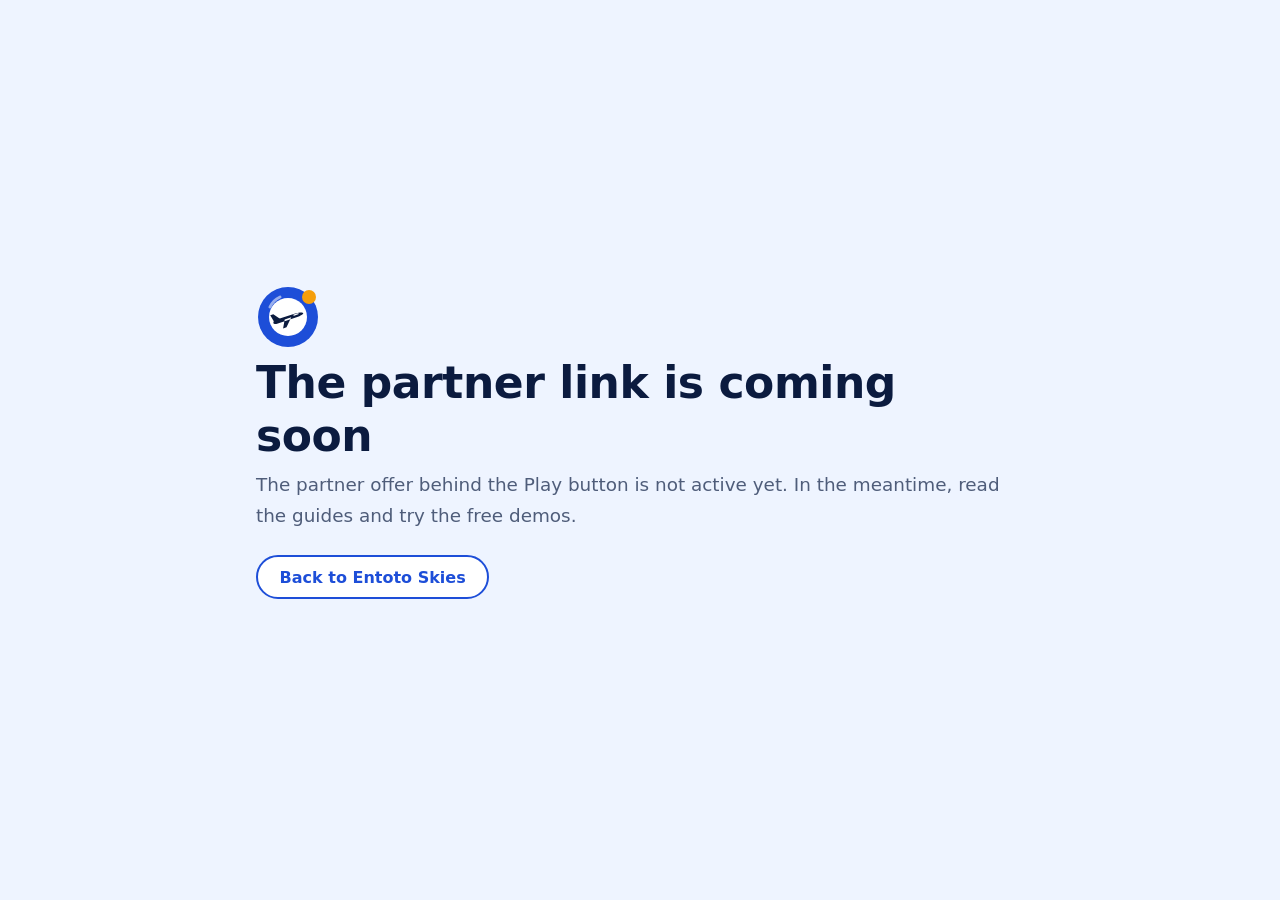
<file: go/skies/index.html>
<!doctype html><html lang="en"><head><meta charset="utf-8"><meta name="viewport" content="width=device-width, initial-scale=1">
<title>Partner link coming soon | Entoto Skies</title><meta name="description" content="The partner offer behind the Play button is not active yet. In the meantime, read the guides and try the free demos."><meta name="robots" content="noindex, nofollow">
<link rel="icon" href="/mark.svg" type="image/svg+xml"><link rel="icon" href="/favicon.ico" sizes="48x48"><link rel="icon" href="/favicon-48.png" type="image/png" sizes="48x48"><link rel="apple-touch-icon" href="/apple-touch-icon.png"><meta name="theme-color" content="#1d4ed8"><link rel="stylesheet" href="/assets/css/skies.css?u=1"></head>
<body class="eb-solo"><main id="eb-main" class="eb-col eb-solo__in"><img class="eb-solo__mark" src="/mark.svg" width="64" height="64" alt="">
<h1>The partner link is coming soon</h1><p class="eb-lede">The partner offer behind the Play button is not active yet. In the meantime, read the guides and try the free demos.</p><p><a class="eb-btn eb-btn--ghost" href="/">Back to Entoto Skies</a></p></main></body></html>
</file>
<file: assets/css/skies.css>
/* Entoto Skies (et-2) · a plane climbing over the Entoto hills: roundels, dashed flight paths, chart-paper sky · light theme, mobile first · prefix eb- */
/* Hallmark · rework of the wave-1 layout (kept): numbered-roundel TOC, sheet rail, sky hero · tone: friendly player · anchor hue: royal blue */

@font-face { font-family: "EB Lexend"; src: url("/assets/fonts/eb-lex-var.woff2") format("woff2"); font-weight: 600 700; font-style: normal; font-display: optional; }
@font-face { font-family: "EB Atkinson"; src: url("/assets/fonts/eb-atk-regular.woff2") format("woff2"); font-weight: 400; font-style: normal; font-display: optional; }
@font-face { font-family: "EB Atkinson"; src: url("/assets/fonts/eb-atk-bold.woff2") format("woff2"); font-weight: 700; font-style: normal; font-display: optional; }

:root {
  --eb-paper: #ffffff;
  --eb-tint: #eef4ff;
  --eb-tint-2: #dfe8fc;
  --eb-line: #d3def5;
  --eb-ink: #0b1b3f;
  --eb-muted: #4f5d7a;
  --eb-accent: #1d4ed8;
  --eb-accent-deep: #1a3fb0;
  --eb-on-accent: #ffffff;
  --eb-amber: #f59e0b;
  --eb-red: #ef4444;
  --eb-green: #10b981;
  --eb-blue: #1d4ed8;
  --eb-amber-soft: #fdebc8;
  --eb-red-soft: #fcd9d9;
  --eb-green-soft: #cdf3e4;
  --eb-blue-soft: #d6e2fb;
  --eb-good-ink: #04704f;
  --eb-bad-ink: #b42318;
  --eb-bad-soft: #fff4f2;
  --eb-good-soft: #effbf6;
  --eb-shadow: 0 1px 2px rgba(11, 27, 63, .06), 0 8px 24px -12px rgba(11, 27, 63, .18);

  --eb-font-display: "EB Lexend", "Segoe UI", system-ui, -apple-system, Roboto, Arial, sans-serif;
  --eb-font-text: "EB Atkinson", "Segoe UI", system-ui, -apple-system, Roboto, Arial, sans-serif;

  --eb-s1: .25rem; --eb-s2: .5rem; --eb-s3: .75rem; --eb-s4: 1rem; --eb-s5: 1.5rem; --eb-s6: 2rem; --eb-s7: 3rem; --eb-s8: 4rem;
  --eb-r-sm: .5rem; --eb-r: .875rem; --eb-r-lg: 1.375rem; --eb-round: 999px;
  --eb-gutter: 1rem;
  --eb-col: 48rem;
  --eb-wide: 72rem;
  --eb-ease-out: cubic-bezier(.22, 1, .36, 1);
  --eb-ease-in-out: cubic-bezier(.65, 0, .35, 1);
  --eb-dur: .18s;
  --eb-tap: 2.75rem;
  --eb-plane-mask: url("data:image/svg+xml,%3Csvg xmlns='http://www.w3.org/2000/svg' viewBox='14 19 36 28'%3E%3Cpath fill='%23000' transform='rotate(-18 32 33)' d='M16.5 33.6c0-1.7 2-2.6 4.2-2.6h19.6c4.4 0 7.7.9 7.7 2s-3.3 2-7.7 2H20.7c-2.2 0-4.2-.5-4.2-1.4zM17.6 32.2l-1.6-7.4h3.2l4.9 6.4zM28.4 33.4l-4.3 8h3.6l7.6-8z'/%3E%3C/svg%3E");
  --eb-plane-ink: url("data:image/svg+xml,%3Csvg xmlns='http://www.w3.org/2000/svg' viewBox='14 19 36 28'%3E%3Cpath fill='%230b1b3f' transform='rotate(-18 32 33)' d='M16.5 33.6c0-1.7 2-2.6 4.2-2.6h19.6c4.4 0 7.7.9 7.7 2s-3.3 2-7.7 2H20.7c-2.2 0-4.2-.5-4.2-1.4zM17.6 32.2l-1.6-7.4h3.2l4.9 6.4zM28.4 33.4l-4.3 8h3.6l7.6-8z'/%3E%3C/svg%3E");
}

/* ---------- base ---------- */
*, *::before, *::after { box-sizing: border-box; }
html { overflow-x: clip; -webkit-text-size-adjust: 100%; scroll-padding-top: 5rem; }
body {
  margin: 0; overflow-x: clip; background: var(--eb-paper); color: var(--eb-ink);
  font-family: var(--eb-font-text); font-size: 1.0625rem; line-height: 1.65;
  padding-bottom: 5.25rem;
}
img, svg { max-width: 100%; height: auto; }
img { display: block; }
a { color: var(--eb-accent); text-decoration-thickness: 1px; text-underline-offset: .18em; }
a:hover { color: var(--eb-accent-deep); text-decoration-thickness: 2px; }
:focus-visible { outline: 3px solid var(--eb-accent); outline-offset: 2px; border-radius: 4px; }
h1, h2, h3, h4 { font-family: var(--eb-font-display); font-weight: 700; font-style: normal; line-height: 1.2; letter-spacing: -.01em; overflow-wrap: anywhere; min-width: 0; margin: 0; }
h1 { font-size: clamp(1.75rem, 1.15rem + 2.6vw, 2.75rem); }
h2 { font-size: clamp(1.4rem, 1.1rem + 1.3vw, 1.95rem); }
h3 { font-size: clamp(1.15rem, 1.05rem + .5vw, 1.35rem); font-weight: 600; }
p { margin: 0 0 var(--eb-s4); }
b, strong { font-weight: 700; }
.eb-sr { position: absolute; width: 1px; height: 1px; margin: -1px; overflow: hidden; clip: rect(0 0 0 0); white-space: nowrap; }

.eb-skip { position: absolute; left: var(--eb-s4); top: -4rem; z-index: 50; background: var(--eb-ink); color: var(--eb-paper); padding: var(--eb-s2) var(--eb-s4); border-radius: var(--eb-r-sm); }
.eb-skip:focus { top: var(--eb-s2); color: var(--eb-paper); }

.eb-col { width: 100%; max-width: calc(var(--eb-col) + 2 * var(--eb-gutter)); margin-inline: auto; padding-inline: var(--eb-gutter); }
.eb-wide { width: 100%; max-width: calc(var(--eb-wide) + 2 * var(--eb-gutter)); margin-inline: auto; padding-inline: var(--eb-gutter); }

/* ---------- the ball (shared motif): coloured shell, white disc, ink number ---------- */
.eb-ball {
  --c: var(--eb-blue);
  display: inline-grid; place-items: center; flex: none;
  width: 2.5rem; aspect-ratio: 1; border-radius: 50%;
  background: radial-gradient(circle at 50% 50%, var(--eb-paper) 0 56%, var(--c) 57%);
  color: var(--eb-ink); font-family: var(--eb-font-display); font-weight: 700; font-style: normal; font-size: .95rem; line-height: 1;
  box-shadow: inset 0 -3px 0 rgba(11, 27, 63, .14);
}
.eb-ball--a { --c: var(--eb-amber); }
.eb-ball--r { --c: var(--eb-red); }
.eb-ball--g { --c: var(--eb-green); }
.eb-ball--b { --c: var(--eb-blue); }
.eb-plane { display: block; width: 100%; height: auto; fill: currentColor; }
.eb-ball .eb-plane { width: 60%; fill: var(--eb-ink); }

/* ---------- buttons ---------- */
.eb-btn {
  display: inline-flex; align-items: center; justify-content: center; gap: var(--eb-s2);
  min-height: var(--eb-tap); padding: .6rem 1.35rem; border-radius: var(--eb-round); border: 2px solid transparent;
  font-family: var(--eb-font-display); font-weight: 600; font-size: 1rem; line-height: 1.2; white-space: nowrap;
  text-decoration: none; cursor: pointer;
  transition: background-color var(--eb-dur) var(--eb-ease-out), transform var(--eb-dur) var(--eb-ease-out), color var(--eb-dur) var(--eb-ease-out);
}
.eb-btn:active { transform: translateY(1px); }
.eb-btn--play { background: var(--eb-accent); color: var(--eb-on-accent); }
.eb-btn--play::before { content: ""; width: .7rem; height: .7rem; border-radius: 50%; background: var(--eb-amber); box-shadow: 0 0 0 2px var(--eb-on-accent); }
.eb-btn--play:hover { background: var(--eb-accent-deep); color: var(--eb-on-accent); text-decoration: none; }
.eb-btn--ghost { background: var(--eb-paper); color: var(--eb-accent); border-color: var(--eb-accent); }
.eb-btn--ghost:hover { background: var(--eb-tint); text-decoration: none; }
.eb-btn--light { background: var(--eb-paper); color: var(--eb-accent); }
.eb-btn--light:hover { background: var(--eb-tint); color: var(--eb-accent-deep); text-decoration: none; }
.eb-btn--light:focus-visible { outline-color: var(--eb-paper); }

.eb-cta { display: flex; flex-wrap: wrap; align-items: center; gap: var(--eb-s2) var(--eb-s4); margin: var(--eb-s5) 0; }
.eb-cta__sub { font-size: .875rem; color: var(--eb-muted); }

.eb-age { display: inline-grid; place-items: center; min-width: 2.25rem; height: 2.25rem; padding: 0 .4rem; margin-right: var(--eb-s2); border-radius: 50%; border: 2px solid var(--eb-bad-ink); color: var(--eb-bad-ink); font-family: var(--eb-font-display); font-weight: 700; font-size: .8rem; vertical-align: middle; }
.eb-age--big { min-width: 2.75rem; height: 2.75rem; font-size: .9rem; }

/* ---------- header ---------- */
.eb-top { position: sticky; top: 0; z-index: 30; background: rgba(255, 255, 255, .96); border-bottom: 1px solid var(--eb-line); }
.eb-top__in { display: flex; align-items: center; gap: var(--eb-s3); max-width: calc(var(--eb-wide) + 2 * var(--eb-gutter)); margin-inline: auto; padding: var(--eb-s2) var(--eb-gutter); min-height: 3.75rem; }
.eb-logo { display: inline-flex; align-items: center; gap: var(--eb-s2); color: var(--eb-ink); text-decoration: none; font-family: var(--eb-font-display); font-weight: 600; font-size: 1.15rem; white-space: nowrap; min-height: var(--eb-tap); }
.eb-logo:hover { color: var(--eb-ink); text-decoration: none; }
.eb-logo img { width: 2.25rem; height: 2.25rem; }
.eb-logo b { color: var(--eb-accent); }
.eb-nav { display: none; }
.eb-top__play { display: none; }
.eb-menu { margin-left: auto; position: relative; }
.eb-menu summary {
  list-style: none; display: inline-flex; align-items: center; gap: var(--eb-s2); min-height: var(--eb-tap); padding: 0 var(--eb-s4);
  border: 2px solid var(--eb-line); border-radius: var(--eb-round); font-family: var(--eb-font-display); font-weight: 600; cursor: pointer; user-select: none;
}
.eb-menu summary::-webkit-details-marker { display: none; }
.eb-menu__icon { width: 1rem; height: 2px; background: currentColor; box-shadow: 0 -5px 0 currentColor, 0 5px 0 currentColor; }
.eb-menu[open] summary { background: var(--eb-tint); border-color: var(--eb-accent); }
.eb-menu nav { position: absolute; right: 0; top: calc(100% + var(--eb-s2)); width: min(17rem, calc(100vw - 2 * var(--eb-gutter))); background: var(--eb-paper); border: 1px solid var(--eb-line); border-radius: var(--eb-r); box-shadow: var(--eb-shadow); padding: var(--eb-s2); }
.eb-menu ul, .eb-nav ul { list-style: none; margin: 0; padding: 0; }
.eb-menu a { display: flex; align-items: center; min-height: var(--eb-tap); padding: 0 var(--eb-s3); border-radius: var(--eb-r-sm); color: var(--eb-ink); text-decoration: none; font-weight: 700; white-space: nowrap; }
.eb-menu a:hover { background: var(--eb-tint); }
.eb-menu a[aria-current="page"], .eb-nav a[aria-current="page"] { color: var(--eb-accent); background: var(--eb-tint); }

/* ---------- breadcrumbs, head, toc ---------- */
.eb-head { padding-top: var(--eb-s5); }
.eb-head h1 { margin: var(--eb-s3) 0 var(--eb-s3); }
.eb-head--plain { padding-bottom: var(--eb-s5); }
.eb-crumbs ol { list-style: none; display: flex; flex-wrap: wrap; gap: 0 var(--eb-s2); margin: 0; padding: 0; font-size: .9rem; color: var(--eb-muted); }
.eb-crumbs li { display: inline-flex; align-items: center; white-space: nowrap; }
.eb-crumbs li + li::before { content: ""; width: .4rem; height: .4rem; border-radius: 50%; background: var(--eb-amber); margin-right: var(--eb-s2); }
.eb-crumbs a { display: inline-flex; align-items: center; min-height: var(--eb-tap); color: var(--eb-muted); }
.eb-crumbs [aria-current] { min-height: var(--eb-tap); display: inline-flex; align-items: center; color: var(--eb-ink); }
.eb-lede { font-size: 1.15rem; color: var(--eb-muted); }

.eb-toc { margin: var(--eb-s5) 0 var(--eb-s2); padding: var(--eb-s4); border-radius: var(--eb-r-lg); background: var(--eb-tint); }
.eb-toc__title { margin: 0 0 var(--eb-s3); font-family: var(--eb-font-display); font-weight: 600; }
.eb-toc ol { list-style: none; margin: 0; padding: 0; display: grid; grid-template-columns: repeat(auto-fill, minmax(5.25rem, 1fr)); gap: var(--eb-s3) var(--eb-s1); }
.eb-toc li { min-width: 0; }
.eb-toc a { display: flex; flex-direction: column; align-items: center; gap: .35rem; padding: var(--eb-s1); border-radius: var(--eb-r); color: var(--eb-ink); text-decoration: none; text-align: center; min-height: var(--eb-tap); }
.eb-toc a .eb-ball { width: 2.75rem; transition: transform var(--eb-dur) var(--eb-ease-out); }
.eb-toc a:hover .eb-ball { transform: translateY(-2px); }
.eb-toc a:hover .eb-toc__label { color: var(--eb-accent); text-decoration: underline; }
.eb-toc__label { font-size: .82rem; line-height: 1.25; overflow-wrap: break-word; max-width: 100%; }

/* ---------- prose ---------- */
.eb-prose { padding-bottom: var(--eb-s4); }
.eb-block { padding-top: var(--eb-s7); }
.eb-block > h2 { margin-bottom: var(--eb-s4); padding-top: var(--eb-s4); border-top: 3px solid var(--eb-ink); position: relative; }
.eb-block > h2::before { content: ""; position: absolute; top: -17px; left: 30px; width: 40px; height: 30px; background: var(--eb-accent); -webkit-mask: var(--eb-plane-mask) center / contain no-repeat; mask: var(--eb-plane-mask) center / contain no-repeat; }
.eb-block > h2::after { content: ""; position: absolute; top: -6px; left: 0; width: 9px; height: 9px; border-radius: 50%; background: var(--eb-amber); box-shadow: 15px -2px 0 -1px var(--eb-red); }
.eb-prose h3 { margin: var(--eb-s6) 0 var(--eb-s3); }
.eb-intro { padding-top: var(--eb-s6); font-size: 1.1rem; }
.eb-prose ul:not([class]), .eb-prose ol:not([class]) { margin: 0 0 var(--eb-s5); padding: 0; list-style: none; }
.eb-prose ul:not([class]) > li { position: relative; padding-left: 1.6rem; margin-bottom: var(--eb-s2); }
.eb-prose ul:not([class]) > li::before { content: ""; position: absolute; left: .2rem; top: .5em; width: .7rem; height: .7rem; border-radius: 50%; background: radial-gradient(circle, var(--eb-paper) 0 35%, var(--eb-accent) 36%); }
.eb-prose ol:not([class]) { counter-reset: eb-n; }
.eb-prose ol:not([class]) > li { counter-increment: eb-n; position: relative; padding-left: 2.6rem; margin-bottom: var(--eb-s3); min-height: 2rem; }
.eb-prose ol:not([class]) > li::before {
  content: counter(eb-n); position: absolute; left: 0; top: -.05rem; width: 1.9rem; height: 1.9rem; border-radius: 50%;
  display: grid; place-items: center; font-family: var(--eb-font-display); font-weight: 700; font-size: .85rem; color: var(--eb-ink);
  background: radial-gradient(circle, var(--eb-paper) 0 55%, var(--eb-amber) 56%);
}
.eb-prose ol:not([class]) > li:nth-child(4n+2)::before { background: radial-gradient(circle, var(--eb-paper) 0 55%, var(--eb-red) 56%); }
.eb-prose ol:not([class]) > li:nth-child(4n+3)::before { background: radial-gradient(circle, var(--eb-paper) 0 55%, var(--eb-green) 56%); }
.eb-prose ol:not([class]) > li:nth-child(4n)::before { background: radial-gradient(circle, var(--eb-paper) 0 55%, var(--eb-blue) 56%); }
.eb-prose li { overflow-wrap: anywhere; }

/* transition sentence */
.next-up { display: flex; gap: var(--eb-s3); align-items: flex-start; margin-top: var(--eb-s6); padding: var(--eb-s4) 0 0; border-top: 2px dashed var(--eb-line); color: var(--eb-muted); font-weight: 700; }
.next-up::before { content: ""; flex: none; width: 1.5rem; height: 1.5rem; margin-top: .1rem; border-radius: 50%; background: radial-gradient(circle, var(--eb-paper) 0 30%, var(--eb-accent) 31%); }

/* my note */
.my-note { position: relative; margin: var(--eb-s5) 0; padding: var(--eb-s4) var(--eb-s4) var(--eb-s4) 4rem; border-radius: var(--eb-r-lg); background: var(--eb-tint); border: 1px solid var(--eb-line); }
.my-note::before { content: ""; position: absolute; left: var(--eb-s4); top: var(--eb-s4); width: 2.25rem; height: 2.25rem; border-radius: 50%; background: var(--eb-plane-ink) 50% 52% / 62% auto no-repeat, radial-gradient(circle, var(--eb-paper) 0 58%, var(--eb-accent) 59%); box-shadow: inset 0 -3px 0 rgba(11, 27, 63, .16); }
.my-note p { margin: 0; }
.my-note strong { font-family: var(--eb-font-display); font-weight: 600; color: var(--eb-accent); }

/* pros / cons */
.two-sides { display: grid; grid-template-columns: minmax(0, 1fr); gap: var(--eb-s4); margin: var(--eb-s5) 0; }
.two-sides > div { min-width: 0; padding: var(--eb-s4) var(--eb-s5); border-radius: var(--eb-r-lg); border: 1px solid var(--eb-line); }
.two-sides h3 { margin: 0 0 var(--eb-s3); display: flex; align-items: center; gap: var(--eb-s2); }
.two-sides h3::before { content: ""; width: 1.1rem; height: 1.1rem; border-radius: 50%; flex: none; }
.two-sides .good { background: var(--eb-good-soft); }
.two-sides .good h3 { color: var(--eb-good-ink); }
.two-sides .good h3::before { background: radial-gradient(circle, var(--eb-paper) 0 40%, var(--eb-green) 41%); }
.two-sides .bad { background: var(--eb-bad-soft); }
.two-sides .bad h3 { color: var(--eb-bad-ink); }
.two-sides .bad h3::before { background: radial-gradient(circle, var(--eb-paper) 0 40%, var(--eb-red) 41%); }
.two-sides ul { list-style: none; margin: 0; padding: 0; }
.two-sides li { position: relative; padding-left: 1.5rem; margin-bottom: var(--eb-s2); }
.eb-prose .two-sides ul > li::before { position: absolute; left: .1rem; top: 0; width: auto; height: auto; border-radius: 0; background: none; font-family: var(--eb-font-display); font-weight: 700; }
.eb-prose .two-sides .good li::before { content: "+"; color: var(--eb-good-ink); }
.eb-prose .two-sides .bad li::before { content: "\2212"; color: var(--eb-bad-ink); }

/* feedback cards as chat bubbles */
.chatter { list-style: none; margin: var(--eb-s5) 0; padding: 0; display: grid; gap: var(--eb-s4); }
.chatter li { position: relative; max-width: 34rem; padding-left: 3.25rem; }
.chatter li::before { content: "H"; position: absolute; left: 0; bottom: 1.6rem; width: 2.5rem; height: 2.5rem; display: grid; place-items: center; border-radius: 50%; font-family: var(--eb-font-display); font-weight: 700; color: var(--eb-ink); background: radial-gradient(circle, var(--eb-paper) 0 56%, var(--eb-amber) 57%); }
.chatter li:nth-child(even) { justify-self: end; padding-left: 0; padding-right: 3.25rem; }
.chatter li:nth-child(even)::before { left: auto; right: 0; background: radial-gradient(circle, var(--eb-paper) 0 56%, var(--eb-green) 57%); }
.chatter p { margin: 0; padding: var(--eb-s3) var(--eb-s4); background: var(--eb-tint); border-radius: 1.25rem 1.25rem 1.25rem .3rem; }
.chatter li:nth-child(even) p { background: var(--eb-paper); border: 1px solid var(--eb-line); border-radius: 1.25rem 1.25rem .3rem 1.25rem; }
.chatter cite { display: block; margin-top: var(--eb-s1); padding-inline: var(--eb-s2); font-style: normal; font-size: .85rem; color: var(--eb-muted); }
.chatter li:nth-child(even) cite { text-align: right; }

/* tables */
.eb-table { margin: var(--eb-s5) 0; overflow-x: auto; border: 1px solid var(--eb-line); border-radius: var(--eb-r); -webkit-overflow-scrolling: touch; }
.eb-table table { width: 100%; border-collapse: collapse; font-size: .95rem; line-height: 1.45; }
.eb-table--m table { min-width: 34rem; }
.eb-table--l table { min-width: 44rem; }
.eb-table caption { caption-side: top; text-align: left; position: sticky; left: 0; max-width: calc(100vw - 2 * var(--eb-gutter) - 2px); box-sizing: border-box; padding: var(--eb-s3) var(--eb-s4); font-family: var(--eb-font-display); font-weight: 600; background: var(--eb-tint); border-bottom: 1px solid var(--eb-line); }
.eb-table th, .eb-table td { padding: var(--eb-s3) var(--eb-s4); text-align: left; vertical-align: top; border-bottom: 1px solid var(--eb-line); overflow-wrap: break-word; }
.eb-table--s th, .eb-table--s td { overflow-wrap: anywhere; }
.eb-table thead th { font-family: var(--eb-font-display); font-weight: 600; font-size: .85rem; color: var(--eb-muted); background: var(--eb-paper); border-bottom: 2px solid var(--eb-ink); }
.eb-table tbody th { font-weight: 700; }
.eb-table tbody tr:nth-child(even) { background: #f8faff; }
.eb-table tbody tr:last-child > * { border-bottom: 0; }

/* figures */
.eb-fig { margin: var(--eb-s5) 0; }
.eb-fig img { width: 100%; height: auto; border-radius: var(--eb-r); border: 1px solid var(--eb-line); background: var(--eb-tint); }
.eb-fig figcaption, .eb-scheme figcaption { margin-top: var(--eb-s2); font-size: .875rem; color: var(--eb-muted); display: flex; gap: var(--eb-s2); }
.eb-fig figcaption::before, .eb-scheme figcaption::before { content: ""; flex: none; width: .55rem; height: .55rem; margin-top: .4rem; border-radius: 50%; background: var(--eb-amber); }

/* schemes (inline SVG) */
.eb-scheme { margin: var(--eb-s5) 0; }
/* no scroll: the box always fits the column; vertical SVG below 48rem, horizontal from 48rem */
.eb-scheme__box { border-radius: var(--eb-r-lg); background: var(--eb-tint); padding: var(--eb-s3); }
.eb-sv { display: block; width: 100%; max-width: 100%; height: auto; font-family: var(--eb-font-text); }
.eb-sv--v { max-width: 25rem; margin-inline: auto; }
.eb-sv--h { display: none; }
.eb-sv-a { fill: var(--eb-amber); } .eb-sv-r { fill: var(--eb-red); } .eb-sv-g { fill: var(--eb-green); } .eb-sv-b { fill: var(--eb-blue); }
.eb-sv-disc { fill: var(--eb-paper); }
.eb-sv-num { fill: var(--eb-ink); font-family: var(--eb-font-display); font-weight: 700; }
.eb-sv-track { stroke: var(--eb-line); stroke-width: 6; stroke-linecap: round; stroke-dasharray: 2 12; fill: none; }
.eb-sv-label { fill: var(--eb-ink); font-family: var(--eb-font-display); font-weight: 700; font-size: 21px; }
.eb-sv-text { fill: var(--eb-muted); font-size: 17px; }
.eb-sv-card, .eb-sv-pill { fill: var(--eb-paper); stroke: var(--eb-line); stroke-width: 2; }
.eb-sv-arrow { fill: none; stroke: var(--eb-accent); stroke-width: 3; stroke-linecap: round; stroke-linejoin: round; }
.eb-sv-note { fill: var(--eb-accent); }
.eb-sv-notetext { fill: var(--eb-on-accent); font-size: 18px; font-weight: 700; }

/* FAQ */
.eb-faq__list { display: grid; gap: var(--eb-s2); }
.eb-qa { border: 1px solid var(--eb-line); border-radius: var(--eb-r); background: var(--eb-paper); }
.eb-qa[open] { background: var(--eb-tint); border-color: var(--eb-tint-2); }
.eb-qa summary { list-style: none; display: flex; align-items: center; gap: var(--eb-s3); min-height: 3.25rem; padding: var(--eb-s3) var(--eb-s4); cursor: pointer; font-weight: 700; }
.eb-qa summary::-webkit-details-marker { display: none; }
.eb-qa summary::after { content: "+"; flex: none; margin-left: auto; width: 1.9rem; height: 1.9rem; display: grid; place-items: center; border-radius: 50%; font-family: var(--eb-font-display); color: var(--eb-ink); background: radial-gradient(circle, var(--eb-paper) 0 55%, var(--eb-amber) 56%); transition: transform var(--eb-dur) var(--eb-ease-out); }
.eb-qa[open] summary::after { content: "\2212"; background: radial-gradient(circle, var(--eb-paper) 0 55%, var(--eb-blue) 56%); }
.eb-qa__a { padding: 0 var(--eb-s4) var(--eb-s2); }

/* ---------- home hero ---------- */
.eb-hero { background: linear-gradient(180deg, var(--eb-tint) 0, var(--eb-paper) 100%); border-bottom: 1px solid var(--eb-line); }
.eb-hero__in { display: grid; grid-template-columns: minmax(0, 1fr); gap: var(--eb-s5); max-width: calc(var(--eb-wide) + 2 * var(--eb-gutter)); margin-inline: auto; padding: var(--eb-s5) var(--eb-gutter) var(--eb-s6); }
.eb-hero__text { --eb-sky-h: clamp(8rem, 30vw, 11.5rem); position: relative; isolation: isolate; min-width: 0; padding: var(--eb-s3) 0 var(--eb-s4); }
.eb-hero__sky { position: absolute; inset: 0 0 auto 0; z-index: -1; display: block; width: 100%; max-width: none; height: var(--eb-sky-h); -webkit-mask-image: linear-gradient(180deg, #000 72%, transparent 100%); mask-image: linear-gradient(180deg, #000 72%, transparent 100%); }
.eb-sky-dot { fill: var(--eb-tint-2); }
.eb-sky-sun { fill: var(--eb-amber); opacity: .85; }
.eb-sky-cloud { fill: var(--eb-paper); stroke: var(--eb-line); stroke-width: 2; }
.eb-sky-hill { fill: var(--eb-tint-2); }
.eb-sky-hill2 { fill: var(--eb-line); }
.eb-sky-path { fill: none; stroke: var(--eb-accent); stroke-width: 4; stroke-linecap: round; stroke-dasharray: 2 11; }
.eb-sky-plane { fill: var(--eb-ink); }
.eb-hero__ticket { position: relative; padding: calc(var(--eb-sky-h) - 1.25rem) 0 0; }
.eb-hero h1 { font-size: clamp(1.6rem, 1.1rem + 2vw, 2.6rem); margin-bottom: var(--eb-s4); }
.eb-hero__lede { font-size: 1.1rem; color: var(--eb-muted); }
.eb-hero__acts { display: flex; flex-wrap: wrap; align-items: center; gap: var(--eb-s3) var(--eb-s5); margin: var(--eb-s5) 0 var(--eb-s4); }
.eb-link { display: inline-flex; align-items: center; min-height: var(--eb-tap); font-family: var(--eb-font-display); font-weight: 600; white-space: nowrap; }
.eb-hero__note { margin: 0; font-size: .9rem; color: var(--eb-muted); display: flex; align-items: center; }
.eb-hero__art { margin: 0; min-width: 0; align-self: center; }
.eb-hero__art img { width: 100%; height: auto; border-radius: var(--eb-r-lg); border: 6px solid var(--eb-paper); box-shadow: var(--eb-shadow); }

/* ---------- cards ---------- */
.eb-cards { list-style: none; margin: var(--eb-s5) 0; padding: 0; display: grid; grid-template-columns: minmax(0, 1fr); gap: var(--eb-s4); }
.eb-card { position: relative; min-width: 0; display: flex; flex-direction: column; padding: var(--eb-s3); border-radius: var(--eb-r-lg); background: var(--eb-paper); border: 1px solid var(--eb-line); transition: transform var(--eb-dur) var(--eb-ease-out), box-shadow var(--eb-dur) var(--eb-ease-out); }
.eb-card:hover { transform: translateY(-2px); box-shadow: var(--eb-shadow); }
.eb-card__link { display: flex; flex-direction: column; gap: var(--eb-s3); color: var(--eb-ink); text-decoration: none; }
.eb-card__link:hover { color: var(--eb-accent); text-decoration: none; }
.eb-card__media { position: relative; display: block; }
.eb-card__media img { width: 100%; height: auto; aspect-ratio: 16 / 10; border-radius: var(--eb-r); background: var(--eb-tint); }
.eb-card__badge { position: absolute; top: var(--eb-s2); left: var(--eb-s2); width: 2.6rem; font-size: 1rem; box-shadow: 0 2px 6px rgba(11, 27, 63, .25); }
.eb-card__name { font-family: var(--eb-font-display); font-weight: 700; font-size: 1.15rem; line-height: 1.25; overflow-wrap: anywhere; padding-inline: var(--eb-s1); }
.eb-card__flag { position: absolute; top: calc(var(--eb-s3) + var(--eb-s2)); right: calc(var(--eb-s3) + var(--eb-s2)); padding: .2rem .7rem; border-radius: var(--eb-round); background: var(--eb-accent); color: var(--eb-on-accent); font-family: var(--eb-font-display); font-weight: 600; font-size: .8rem; pointer-events: none; }
.eb-card__text { margin: var(--eb-s2) 0 0; padding-inline: var(--eb-s1); font-size: .95rem; color: var(--eb-muted); }
.eb-card--star { background: var(--eb-tint); border-color: var(--eb-tint-2); }
.eb-card--star .eb-card__name { font-size: clamp(1.25rem, 1rem + 1vw, 1.6rem); }
.eb-card--star .eb-card__badge { width: 3.25rem; font-size: 1.25rem; }
.eb-card__facts { list-style: none; margin: var(--eb-s3) 0 0; padding: 0 var(--eb-s1); display: flex; flex-wrap: wrap; gap: var(--eb-s2); }
.eb-card__facts li { display: inline-flex; align-items: center; gap: .4rem; padding: .25rem .75rem .25rem .3rem; border-radius: var(--eb-round); background: var(--eb-paper); border: 1px solid var(--eb-line); font-size: .85rem; font-weight: 700; }
.eb-card__facts li::before { content: ""; width: .85rem; height: .85rem; border-radius: 50%; background: radial-gradient(circle, var(--eb-paper) 0 40%, var(--c, var(--eb-amber)) 41%); }
.eb-card__facts li:nth-child(4n+2) { --c: var(--eb-red); } .eb-card__facts li:nth-child(4n+3) { --c: var(--eb-green); } .eb-card__facts li:nth-child(4n) { --c: var(--eb-blue); }
.eb-cards--others .eb-card__facts { display: none; }

.eb-others { padding: var(--eb-s7) 0 var(--eb-s4); }
.eb-others__title { font-family: var(--eb-font-display); font-weight: 700; font-size: clamp(1.3rem, 1.1rem + 1vw, 1.75rem); line-height: 1.2; margin: 0; }

/* ---------- promo strip & banner ---------- */
.eb-strip { margin: var(--eb-s7) calc(50% - 50vw) 0; padding: var(--eb-s6) var(--eb-gutter); background: var(--eb-accent); color: var(--eb-on-accent); }
.eb-strip__in { max-width: var(--eb-col); margin-inline: auto; display: grid; grid-template-columns: minmax(0, 1fr); gap: var(--eb-s4); align-items: center; }
.eb-strip__balls { display: flex; }
.eb-strip__sky { display: block; width: 10.5rem; height: auto; }
.eb-strip__path { fill: none; stroke: var(--eb-on-accent); stroke-width: 3; stroke-linecap: round; stroke-dasharray: 2 8; opacity: .8; }
.eb-strip__plane { fill: var(--eb-on-accent); }
.eb-strip__title { font-family: var(--eb-font-display); font-weight: 700; font-size: 1.4rem; line-height: 1.2; margin-bottom: var(--eb-s2); }
.eb-strip__text p:last-child { margin: 0; }
.eb-strip .eb-btn { justify-self: start; }

.eb-banner { padding: var(--eb-s7) var(--eb-gutter) var(--eb-s6); }
.eb-banner__in { max-width: var(--eb-wide); margin-inline: auto; display: grid; grid-template-columns: minmax(0, 1fr); gap: var(--eb-s4); padding: var(--eb-s5); border-radius: var(--eb-r-lg); background: var(--eb-tint); border: 2px solid var(--eb-ink); }
.eb-banner__balls { display: flex; align-items: center; gap: .4rem; }
.eb-banner__balls .eb-ball { width: 3.75rem; }
.eb-trail { display: block; width: 3rem; height: 4px; border-radius: 2px; background: repeating-linear-gradient(90deg, var(--eb-accent) 0 4px, transparent 4px 11px); }
.eb-banner__title { font-family: var(--eb-font-display); font-weight: 700; font-size: clamp(1.3rem, 1.1rem + 1vw, 1.75rem); line-height: 1.2; margin-bottom: var(--eb-s2); }
.eb-banner__text p:last-child { margin: 0; color: var(--eb-muted); }
.eb-banner__act { display: flex; flex-wrap: wrap; align-items: center; gap: var(--eb-s2) var(--eb-s4); }

/* ---------- official demo (iframe created on click) ---------- */
.eb-demo { margin: var(--eb-s5) 0; border-radius: var(--eb-r-lg); background: var(--eb-paper); border: 2px solid var(--eb-ink); box-shadow: 6px 6px 0 var(--eb-tint-2); overflow: hidden; }
.eb-demo__stage { position: relative; aspect-ratio: 16 / 10; background: var(--eb-ink); }
.eb-demo__poster { width: 100%; height: 100%; opacity: .55; }
.eb-demo__cover { position: absolute; inset: 0; display: grid; place-items: center; padding: var(--eb-s4); }
.eb-demo__start {
  display: inline-flex; align-items: center; gap: var(--eb-s3); min-height: 3.25rem; padding: .5rem 1.4rem .5rem .5rem;
  border: 0; border-radius: var(--eb-round); background: var(--eb-paper); color: var(--eb-ink); cursor: pointer;
  font-family: var(--eb-font-display); font-weight: 700; font-size: 1.1rem; line-height: 1.2; white-space: nowrap;
  box-shadow: 0 6px 20px -6px rgba(11, 27, 63, .55); transition: transform var(--eb-dur) var(--eb-ease-out), background-color var(--eb-dur) var(--eb-ease-out);
}
.eb-demo__start:hover { background: var(--eb-tint); }
.eb-demo__start:active { transform: translateY(1px); }
.eb-demo__start:focus-visible { outline: 3px solid var(--eb-amber); outline-offset: 3px; }
.eb-demo__icon { display: grid; place-items: center; width: 2.4rem; height: 2.4rem; border-radius: 50%; background: var(--eb-accent); }
.eb-demo__icon .eb-plane { width: 1.45rem; fill: var(--eb-on-accent); }
.eb-demo__stage iframe { position: absolute; inset: 0; display: block; width: 100%; height: 100%; border: 0; background: var(--eb-ink); }
.eb-demo__stage:fullscreen { aspect-ratio: auto; width: 100%; height: 100%; }
.eb-demo__bar { display: flex; flex-wrap: wrap; align-items: center; justify-content: space-between; gap: var(--eb-s3); padding: var(--eb-s3) var(--eb-s4); border-top: 2px solid var(--eb-ink); }
.eb-demo__text { min-width: 0; }
.eb-demo__title { margin: 0; font-family: var(--eb-font-display); font-weight: 700; font-size: 1.1rem; line-height: 1.25; }
.eb-demo__line { margin: .15rem 0 0; font-size: .9rem; color: var(--eb-muted); }
.eb-demo__full[hidden] { display: none; }
@media (max-width: 37.5rem) { .eb-demo.is-live .eb-demo__stage { aspect-ratio: auto; min-height: 70vh; } }

/* ---------- keno generator: the ball machine ---------- */
.eb-gen { margin: var(--eb-s5) 0; padding: var(--eb-s4); border-radius: 1.75rem; background: var(--eb-paper); border: 2px solid var(--eb-ink); box-shadow: 6px 6px 0 var(--eb-tint-2); }
.eb-gen__head { display: flex; align-items: center; gap: var(--eb-s3); padding-bottom: var(--eb-s3); margin-bottom: var(--eb-s4); border-bottom: 2px dashed var(--eb-line); }
.eb-gen__deco { display: flex; flex: none; }
.eb-gen__deco .eb-ball { width: 1.75rem; }
.eb-gen__deco .eb-ball + .eb-ball { margin-left: -.45rem; }
.eb-gen__title { margin: 0; font-family: var(--eb-font-display); font-weight: 700; font-size: 1.25rem; line-height: 1.2; }
.eb-gen__sub { margin: 0; font-size: .9rem; color: var(--eb-muted); }
.eb-gen__body { display: grid; grid-template-columns: minmax(0, 1fr); gap: var(--eb-s5); }
.eb-gen__main { min-width: 0; }
.eb-gen__pick { margin: 0 0 var(--eb-s4); padding: 0; border: 0; min-width: 0; }
.eb-gen__pick legend { padding: 0; margin-bottom: var(--eb-s2); font-weight: 700; }
.eb-gen__opts { display: grid; grid-template-columns: repeat(5, var(--eb-tap)); gap: var(--eb-s2); }
.eb-gen__opt { position: relative; display: block; width: var(--eb-tap); height: var(--eb-tap); cursor: pointer; }
.eb-gen__opt input { position: absolute; inset: 0; margin: 0; opacity: 0; cursor: pointer; }
.eb-gen__opt span { display: grid; place-items: center; width: 100%; height: 100%; border-radius: 50%; border: 2px solid var(--eb-line); background: var(--eb-paper); font-family: var(--eb-font-display); font-weight: 700; transition: background-color var(--eb-dur) var(--eb-ease-out), border-color var(--eb-dur) var(--eb-ease-out); }
.eb-gen__opt:hover span { border-color: var(--eb-accent); }
.eb-gen__opt input:checked + span { background: var(--eb-accent); border-color: var(--eb-accent); color: var(--eb-on-accent); }
.eb-gen__opt input:focus-visible + span { outline: 3px solid var(--eb-accent); outline-offset: 2px; }
.eb-gen__draw {
  display: inline-flex; align-items: center; justify-content: center; gap: var(--eb-s3); width: 100%; min-height: 3.5rem; padding: .75rem 1.5rem;
  border: 0; border-radius: var(--eb-round); background: var(--eb-accent); color: var(--eb-on-accent); cursor: pointer;
  font-family: var(--eb-font-display); font-weight: 700; font-size: 1.15rem; box-shadow: inset 0 -4px 0 rgba(11, 27, 63, .25);
  transition: background-color var(--eb-dur) var(--eb-ease-out), transform var(--eb-dur) var(--eb-ease-out);
}
.eb-gen__draw::before { content: ""; width: 1.1rem; height: 1.1rem; border-radius: 50%; background: radial-gradient(circle, var(--eb-paper) 0 40%, var(--eb-amber) 41%); }
.eb-gen__draw:hover { background: var(--eb-accent-deep); }
.eb-gen__draw:active { transform: translateY(2px); }
.eb-gen__tray { display: flex; align-items: center; justify-content: center; margin-top: var(--eb-s4); padding: var(--eb-s3); min-height: calc(2 * 2.75rem + .5rem + 2 * var(--eb-s3) + 4px); border-radius: var(--eb-r-lg); background: var(--eb-tint); border: 2px solid var(--eb-tint-2); }
.eb-gen__idle { margin: 0; text-align: center; color: var(--eb-muted); font-size: .95rem; }
.eb-gen__balls { list-style: none; margin: 0; padding: 0; display: flex; flex-wrap: wrap; justify-content: center; gap: .5rem .4rem; }
.eb-gen__balls .eb-ball { width: 2.75rem; font-size: 1.05rem; animation: eb-pop .34s var(--eb-ease-out) both; animation-delay: calc(var(--i, 0) * 55ms); }
@keyframes eb-pop { from { opacity: 0; transform: translateY(-.6rem) scale(.6); } to { opacity: 1; transform: none; } }
.eb-gen__board { min-width: 0; }
.eb-gen__boardtitle { margin: 0 0 var(--eb-s2); font-size: .85rem; font-weight: 700; color: var(--eb-muted); }
.eb-gen__cells { display: grid; grid-template-columns: repeat(10, minmax(0, 1fr)); gap: 3px; }
.eb-gen__cell { display: grid; place-items: center; aspect-ratio: 1; border-radius: 50%; background: var(--eb-tint); color: var(--eb-muted); font-size: .62rem; font-weight: 700; line-height: 1; transition: background-color var(--eb-dur) var(--eb-ease-out), color var(--eb-dur) var(--eb-ease-out); }
.eb-gen__cell.is-on { background: var(--eb-accent); color: var(--eb-on-accent); }
.eb-gen__note { display: flex; gap: var(--eb-s2); margin: var(--eb-s4) 0 0; padding-top: var(--eb-s3); border-top: 2px dashed var(--eb-line); font-size: .9rem; color: var(--eb-muted); }
.eb-gen__note::before { content: "!"; flex: none; width: 1.4rem; height: 1.4rem; display: grid; place-items: center; border-radius: 50%; background: var(--eb-bad-ink); color: var(--eb-on-accent); font-weight: 700; font-size: .8rem; }

/* ---------- site map, service, 404, partner ---------- */
.eb-smap__list { list-style: none; margin: 0 0 var(--eb-s5); padding: 0; display: grid; gap: var(--eb-s1); }
.eb-smap__list a, .eb-smap__sub a { display: inline-flex; align-items: center; min-height: var(--eb-tap); }
.eb-smap section { padding-top: var(--eb-s5); }
.eb-smap h2 { margin-bottom: var(--eb-s3); }
.eb-smap__games { list-style: none; margin: 0; padding: 0; display: grid; grid-template-columns: minmax(0, 1fr); gap: var(--eb-s4); }
.eb-smap__game { padding: var(--eb-s4); border-radius: var(--eb-r-lg); background: var(--eb-tint); }
.eb-smap__name { font-family: var(--eb-font-display); font-weight: 700; font-size: 1.15rem; display: inline-flex; min-height: var(--eb-tap); align-items: center; }
.eb-smap__sub { list-style: none; margin: 0; padding: 0; columns: 2 9rem; column-gap: var(--eb-s4); font-size: .95rem; }
.eb-plain h2 { margin: var(--eb-s6) 0 var(--eb-s3); }
.eb-nf { text-align: left; }
.eb-nf__balls { display: flex; gap: .3rem; margin-top: var(--eb-s5); }
.eb-nf__balls .eb-ball { width: 3.5rem; font-size: 1.35rem; font-style: normal; }
.eb-solo { padding-bottom: 0; background: var(--eb-tint); }
.eb-solo__in { min-height: 100vh; display: flex; flex-direction: column; justify-content: center; gap: var(--eb-s2); }
.eb-solo__mark { width: 4rem; height: 4rem; }

/* ---------- footer & dock ---------- */
.eb-foot { margin-top: var(--eb-s6); background: var(--eb-tint); border-top: 3px solid var(--eb-ink); }
.eb-foot__in { max-width: calc(var(--eb-wide) + 2 * var(--eb-gutter)); margin-inline: auto; padding: var(--eb-s6) var(--eb-gutter) var(--eb-s5); display: grid; grid-template-columns: minmax(0, 1fr); gap: var(--eb-s5); }
.eb-foot__brand p { color: var(--eb-muted); margin: var(--eb-s3) 0 0; max-width: 28rem; }
.eb-foot__age { display: flex; align-items: center; color: var(--eb-ink) !important; font-weight: 700; }
.eb-foot__h { margin: 0 0 var(--eb-s2); font-family: var(--eb-font-display); font-weight: 700; }
.eb-foot ul { list-style: none; margin: 0; padding: 0; columns: 2; column-gap: var(--eb-s4); }
.eb-foot li a { display: inline-flex; align-items: center; min-height: var(--eb-tap); color: var(--eb-ink); white-space: nowrap; }
.eb-foot li a:hover { color: var(--eb-accent); }
.eb-foot__legal { margin: 0; padding-top: var(--eb-s4); border-top: 1px solid var(--eb-line); font-size: .9rem; color: var(--eb-muted); grid-column: 1 / -1; }
.eb-foot__copy { margin: 0; font-size: .85rem; color: var(--eb-muted); grid-column: 1 / -1; overflow-wrap: anywhere; }

.eb-dock { position: fixed; left: 0; right: 0; bottom: 0; z-index: 40; display: flex; align-items: center; gap: var(--eb-s3); padding: var(--eb-s2) var(--eb-gutter) calc(var(--eb-s2) + env(safe-area-inset-bottom, 0px)); background: rgba(255, 255, 255, .97); border-top: 1px solid var(--eb-line); box-shadow: 0 -6px 18px -12px rgba(11, 27, 63, .35); }
.eb-dock .eb-btn { flex: 1 1 auto; max-width: 20rem; }
.eb-dock__sub { font-size: .8rem; color: var(--eb-muted); line-height: 1.3; }

/* ---------- game page: sheet card (compact under the byline on phones, sticky right rail from 64rem) ---------- */
.eb-game__main { min-width: 0; }
.eb-sheet { width: 100%; max-width: calc(var(--eb-col) + 2 * var(--eb-gutter)); margin: var(--eb-s2) auto 0; padding-inline: var(--eb-gutter); }
.eb-sheet__in {
  display: grid; grid-template-columns: 5.5rem minmax(0, 1fr); grid-template-areas: "img facts" "act act"; gap: var(--eb-s3);
  padding: var(--eb-s3); border-radius: var(--eb-r-lg); background: var(--eb-paper); border: 2px solid var(--eb-ink); box-shadow: 5px 5px 0 var(--eb-tint-2);
}
.eb-sheet__title { display: none; }
.eb-sheet__img { grid-area: img; align-self: center; width: 100%; height: auto; aspect-ratio: 16 / 10; border-radius: var(--eb-r-sm); background: var(--eb-tint); border: 1px solid var(--eb-line); }
.eb-sheet__facts { grid-area: facts; align-self: center; margin: 0; display: grid; gap: .1rem; font-size: .9rem; line-height: 1.35; min-width: 0; }
.eb-sheet__facts div { display: flex; flex-wrap: wrap; gap: 0 .4rem; min-width: 0; }
.eb-sheet__facts dt { color: var(--eb-muted); }
.eb-sheet__facts dt::after { content: ":"; }
.eb-sheet__facts dd { margin: 0; font-weight: 700; overflow-wrap: anywhere; }
.eb-sheet__act { grid-area: act; min-width: 0; }
.eb-sheet__act .eb-btn { width: 100%; min-height: 3rem; font-size: 1.05rem; }
.eb-sheet__sub { margin: .35rem 0 0; font-size: .8rem; line-height: 1.3; color: var(--eb-muted); text-align: center; }
.eb-sheet__jump { display: none; }

/* ---------- breakpoints ---------- */
@media (min-width: 23.4375rem) { /* 375 */
  .eb-gen { padding: var(--eb-s5); }
}
@media (min-width: 25.875rem) { /* 414 */
  .eb-top__play { display: inline-flex; padding-inline: 1rem; }
  .eb-menu { margin-left: 0; }
  .eb-top__play { margin-left: auto; }
}
@media (min-width: 40rem) { /* 640 */
  .two-sides { grid-template-columns: repeat(2, minmax(0, 1fr)); }
  .eb-gen__opts { grid-template-columns: repeat(10, var(--eb-tap)); }
  .eb-gen__draw { width: auto; }
  .eb-gen__tray { min-height: calc(2 * 2.75rem + .5rem + 2 * var(--eb-s3) + 4px); }
}
@media (min-width: 48rem) { /* 768 */
  :root { --eb-gutter: 1.5rem; }
  .eb-scheme__box { padding: var(--eb-s4); }
  .eb-sv--v { display: none; }
  .eb-sv--h { display: block; }
  .eb-toc ol { grid-template-columns: repeat(5, minmax(0, 1fr)); }
  .eb-cards { grid-template-columns: repeat(2, minmax(0, 1fr)); }
  .eb-card--star { grid-column: span 2; }
  .eb-strip__in { grid-template-columns: auto minmax(0, 1fr) auto; gap: var(--eb-s5); }
  .eb-strip .eb-btn { justify-self: end; }
  .eb-banner__in { grid-template-columns: auto minmax(0, 1fr) auto; align-items: center; gap: var(--eb-s5); padding: var(--eb-s6); }
  .eb-banner__act { flex-direction: column; align-items: flex-start; }
  .eb-smap__games { grid-template-columns: repeat(2, minmax(0, 1fr)); }
  .eb-foot__in { grid-template-columns: minmax(0, 1.3fr) minmax(0, 1fr) minmax(0, 1fr); }
  .eb-hero__ticket { max-width: 40rem; }
  .eb-gen__body { grid-template-columns: minmax(0, 1fr) 13.5rem; align-items: start; }
  .eb-gen__opts { grid-template-columns: repeat(5, var(--eb-tap)); }
  .eb-gen__draw { width: 100%; }
}
@media (min-width: 64rem) { /* 1024 */
  body { padding-bottom: 0; }
  .eb-dock { display: none; }
  .eb-nav { display: block; margin-left: auto; }
  .eb-nav ul { display: flex; gap: .1rem; }
  .eb-nav a { display: inline-flex; align-items: center; min-height: var(--eb-tap); padding: 0 .6rem; border-radius: var(--eb-round); color: var(--eb-ink); text-decoration: none; font-weight: 700; font-size: .95rem; white-space: nowrap; }
  .eb-nav a:hover { background: var(--eb-tint); color: var(--eb-accent); }
  .eb-top__play { margin-left: var(--eb-s2); }
  .eb-menu { display: none; }
  .eb-toc { margin-inline: -4.5rem; padding: var(--eb-s5) var(--eb-s5) var(--eb-s4); }
  .eb-toc ol { grid-template-columns: repeat(10, minmax(0, 1fr)); }
  .eb-cards--others .eb-card--star { display: grid; grid-template-columns: minmax(0, 1.2fr) minmax(0, 1fr); column-gap: var(--eb-s4); align-content: start; }
  .eb-cards--others .eb-card--star .eb-card__link { grid-area: 1 / 1 / 2 / 3; display: grid; grid-template-columns: subgrid; align-items: start; }
  .eb-cards--others .eb-card--star .eb-card__name { padding-top: 2.75rem; }
  .eb-cards--others .eb-card--star .eb-card__text { grid-area: 1 / 2 / 2 / 3; margin-top: 6.25rem; }
  .eb-cards--home, .eb-cards--others { grid-template-columns: repeat(3, minmax(0, 1fr)); }
  .eb-cards--home .eb-card--star { grid-column: span 2; grid-row: span 2; }
  .eb-cards--home .eb-card--star .eb-card__text { font-size: 1.15rem; line-height: 1.6; }
  .eb-cards--home .eb-card--star .eb-card__facts { margin-top: auto; padding-top: var(--eb-s4); }
  .eb-hero__in { grid-template-columns: minmax(0, 1.05fr) minmax(0, .95fr); align-items: center; gap: var(--eb-s6); padding-block: var(--eb-s6) var(--eb-s7); }
}
@media (min-width: 64rem) { /* 1024: game page grid, article left, sticky sheet right */
  .eb-game {
    display: grid; grid-template-columns: minmax(0, var(--eb-col)) 18rem; grid-template-areas: "head sheet" "main sheet";
    justify-content: center; column-gap: var(--eb-s6); max-width: calc(var(--eb-wide) + 2 * var(--eb-gutter)); margin-inline: auto; padding-inline: var(--eb-gutter);
  }
  .eb-game .eb-col { max-width: none; padding-inline: 0; }
  .eb-game__head { grid-area: head; min-width: 0; }
  .eb-game__main { grid-area: main; }
  .eb-game .eb-toc { margin-inline: 0; }
  .eb-game .eb-toc ol { grid-template-columns: repeat(5, minmax(0, 1fr)); }
  .eb-sheet { grid-area: sheet; max-width: none; margin: 0; padding: 0; }
  .eb-sheet__in { position: sticky; top: 5rem; margin-top: var(--eb-s5); display: block; padding: var(--eb-s4); box-shadow: 6px 6px 0 var(--eb-tint-2); }
  .eb-sheet__title { display: flex; align-items: center; gap: var(--eb-s2); margin: 0 0 var(--eb-s3); font-family: var(--eb-font-display); font-weight: 700; font-size: 1.15rem; line-height: 1.2; }
  .eb-sheet__title .eb-ball { width: 2rem; font-size: .85rem; }
  .eb-sheet__img { border-radius: var(--eb-r); }
  .eb-sheet__facts { margin: var(--eb-s3) 0 var(--eb-s4); gap: 0; font-size: .92rem; }
  .eb-sheet__facts div { display: grid; grid-template-columns: 5.5rem minmax(0, 1fr); gap: var(--eb-s2); padding: .45rem 0; border-bottom: 1px dashed var(--eb-line); }
  .eb-sheet__facts div:last-child { border-bottom: 0; }
  .eb-sheet__facts dt::after { content: none; }
  .eb-sheet__act .eb-btn { min-height: 3.25rem; font-size: 1.1rem; }
  .eb-sheet__jump { display: block; margin-top: var(--eb-s4); padding-top: var(--eb-s3); border-top: 2px dashed var(--eb-line); }
  .eb-sheet__jump p { margin: 0 0 var(--eb-s2); font-size: .85rem; font-weight: 700; color: var(--eb-muted); }
  .eb-sheet__jump ul { list-style: none; margin: 0; padding: 0; display: flex; flex-wrap: wrap; gap: var(--eb-s1) var(--eb-s2); }
  .eb-sheet__jump a { display: inline-flex; align-items: center; min-height: var(--eb-tap); padding: 0 var(--eb-s3); border-radius: var(--eb-round); background: var(--eb-tint); color: var(--eb-ink); text-decoration: none; font-size: .88rem; font-weight: 700; }
  .eb-sheet__jump a:hover { background: var(--eb-tint-2); color: var(--eb-accent); }
}
@media (min-width: 64rem) and (max-height: 44rem) {
  .eb-sheet__jump { display: none; }
}
@media (min-width: 80rem) { /* 1280 */
  .eb-nav a { padding: 0 .8rem; font-size: 1rem; }
}

@media (hover: none) {
  .eb-card:hover { transform: none; box-shadow: none; }
}

@media (prefers-reduced-motion: reduce) {
  *, *::before, *::after { animation-duration: .01ms !important; animation-delay: 0ms !important; transition-duration: .01ms !important; scroll-behavior: auto !important; }
  .eb-card:hover, .eb-toc a:hover .eb-ball { transform: none; }
}

@media print {
  .eb-top, .eb-dock, .eb-banner, .eb-strip, .eb-gen, .eb-demo { display: none; }
}
</file>
